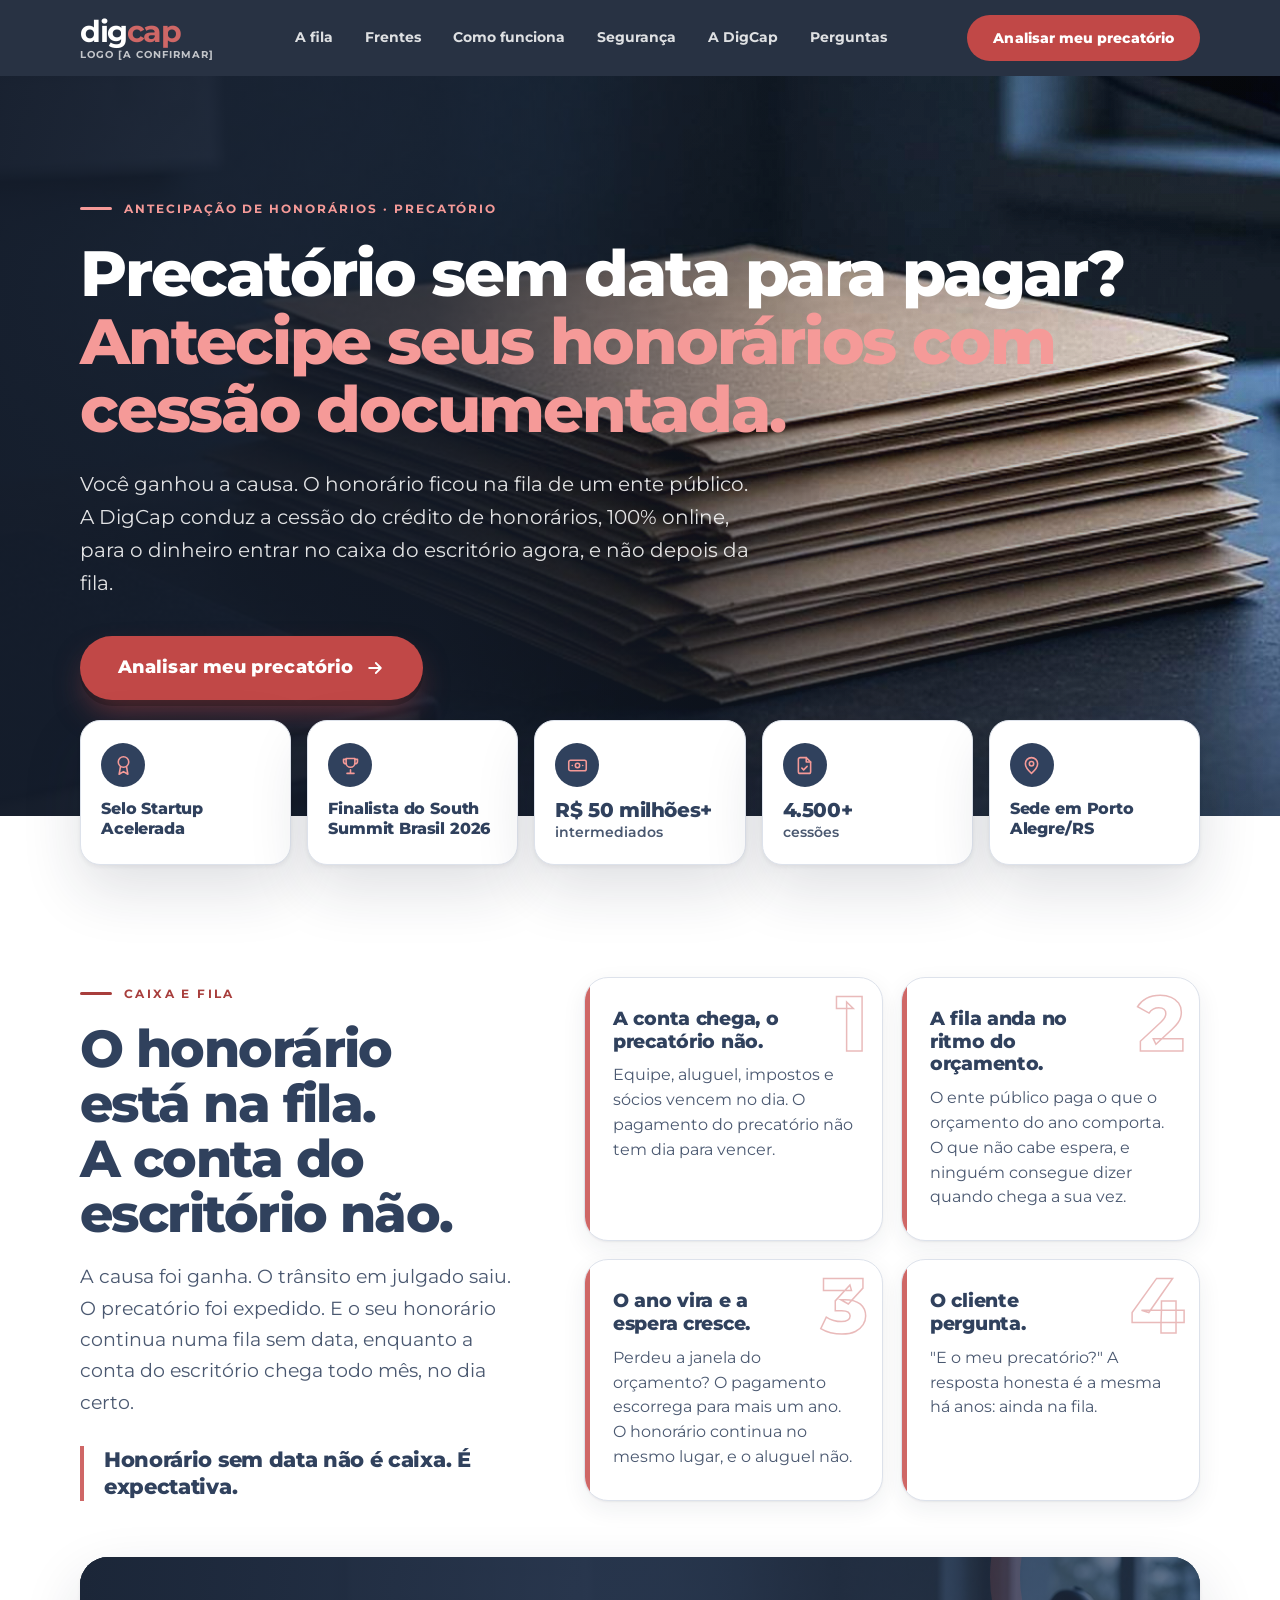
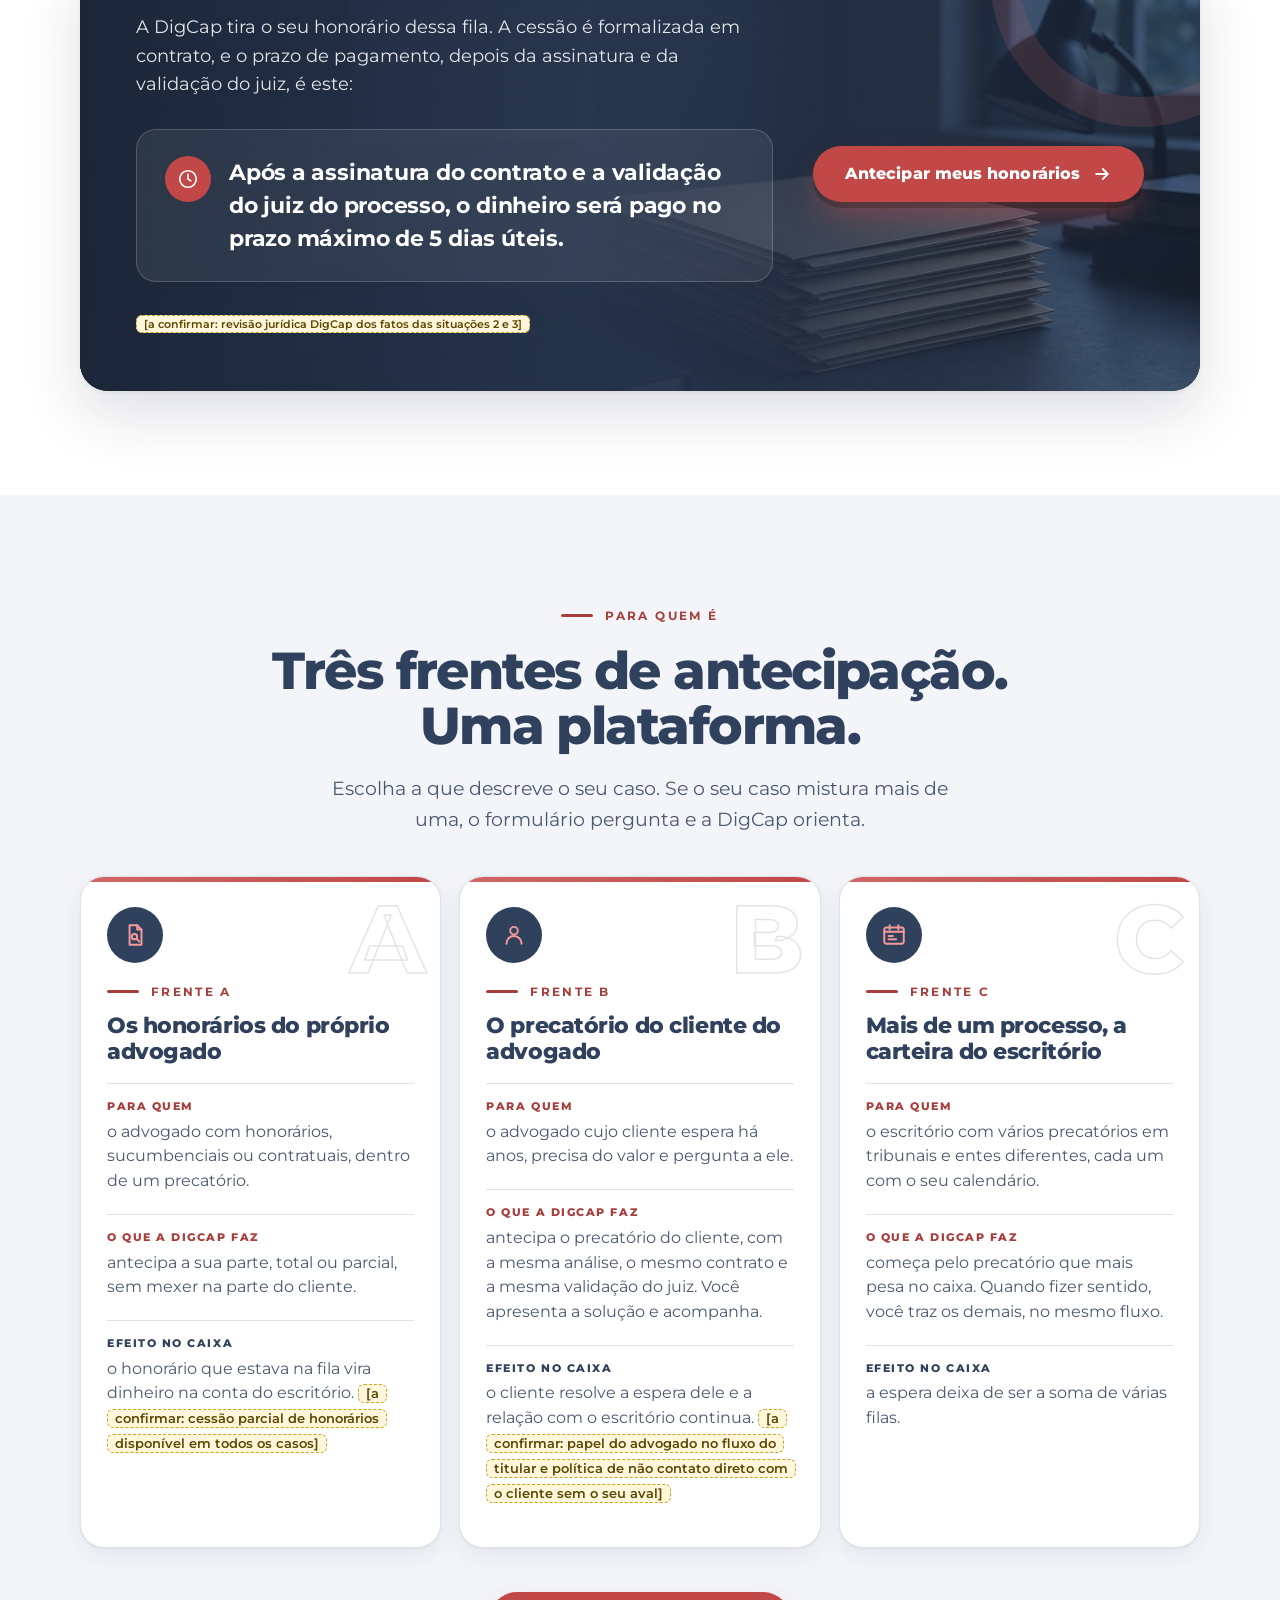
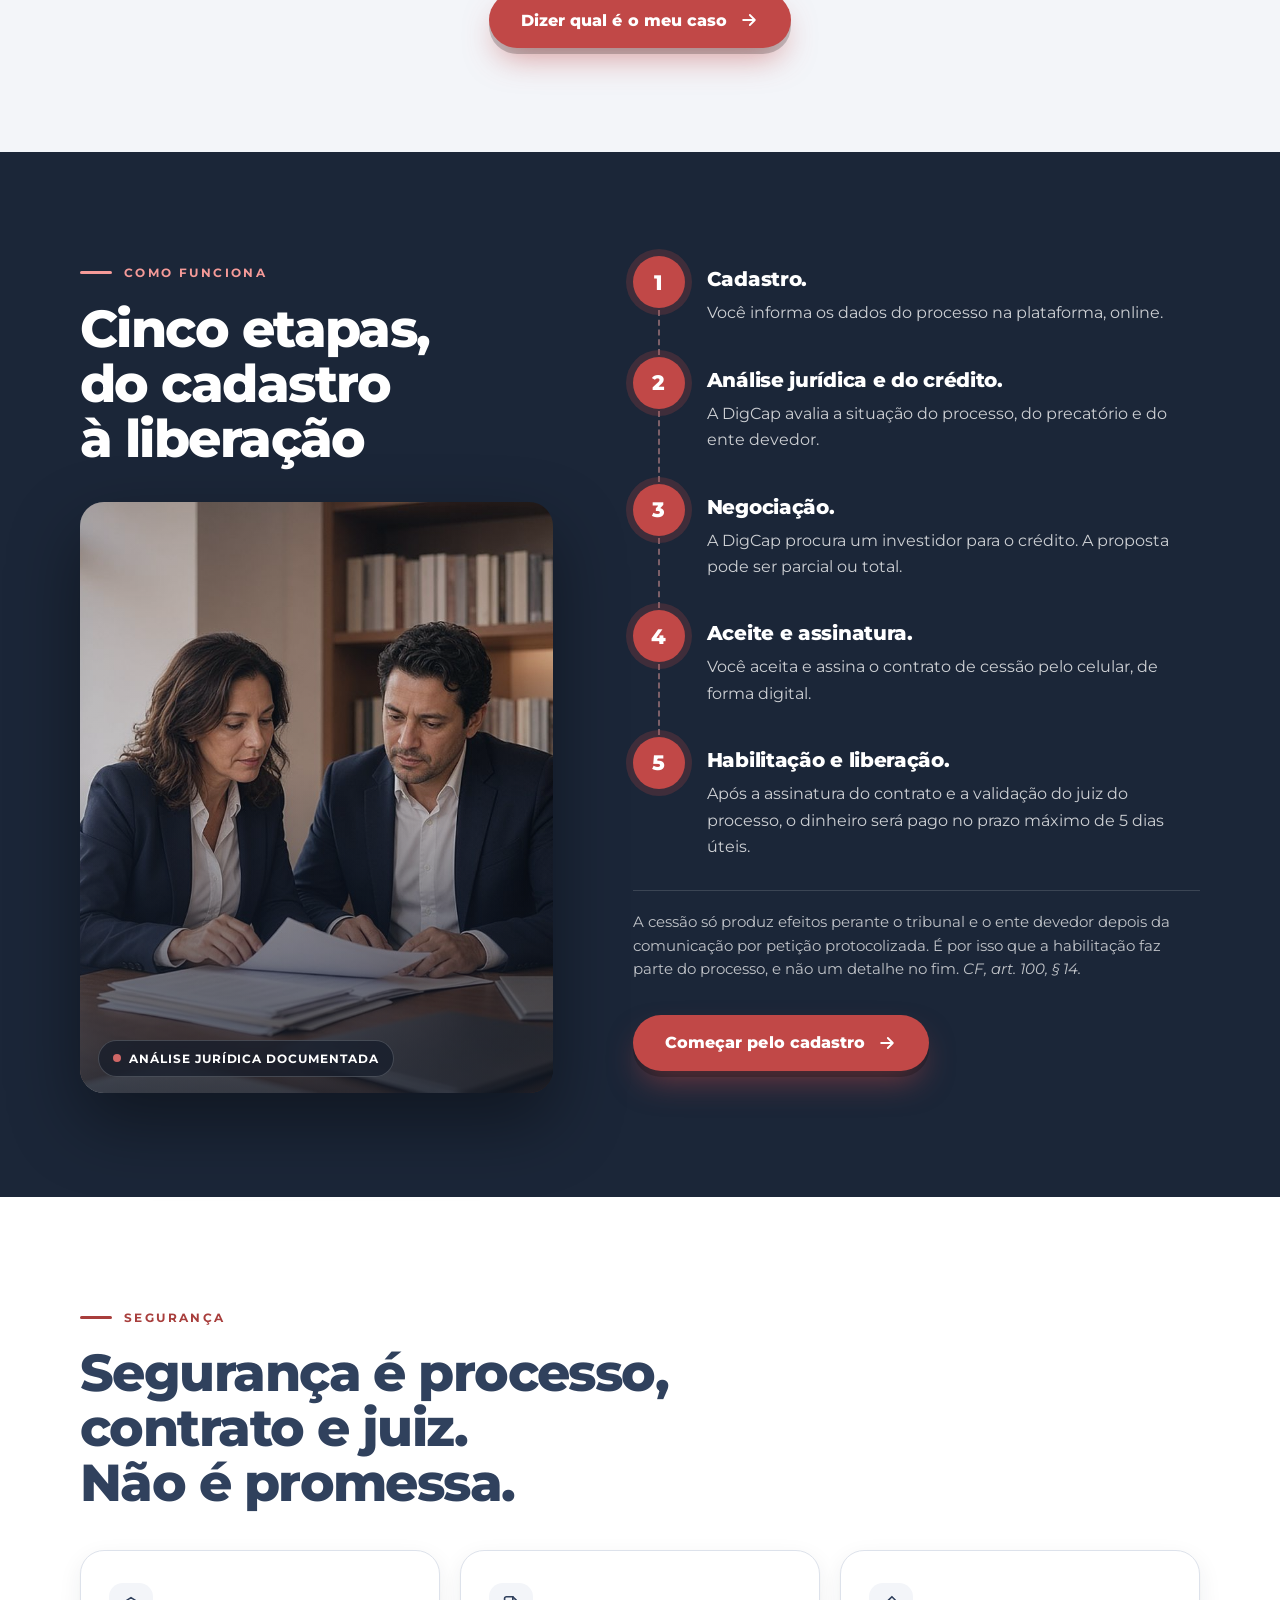
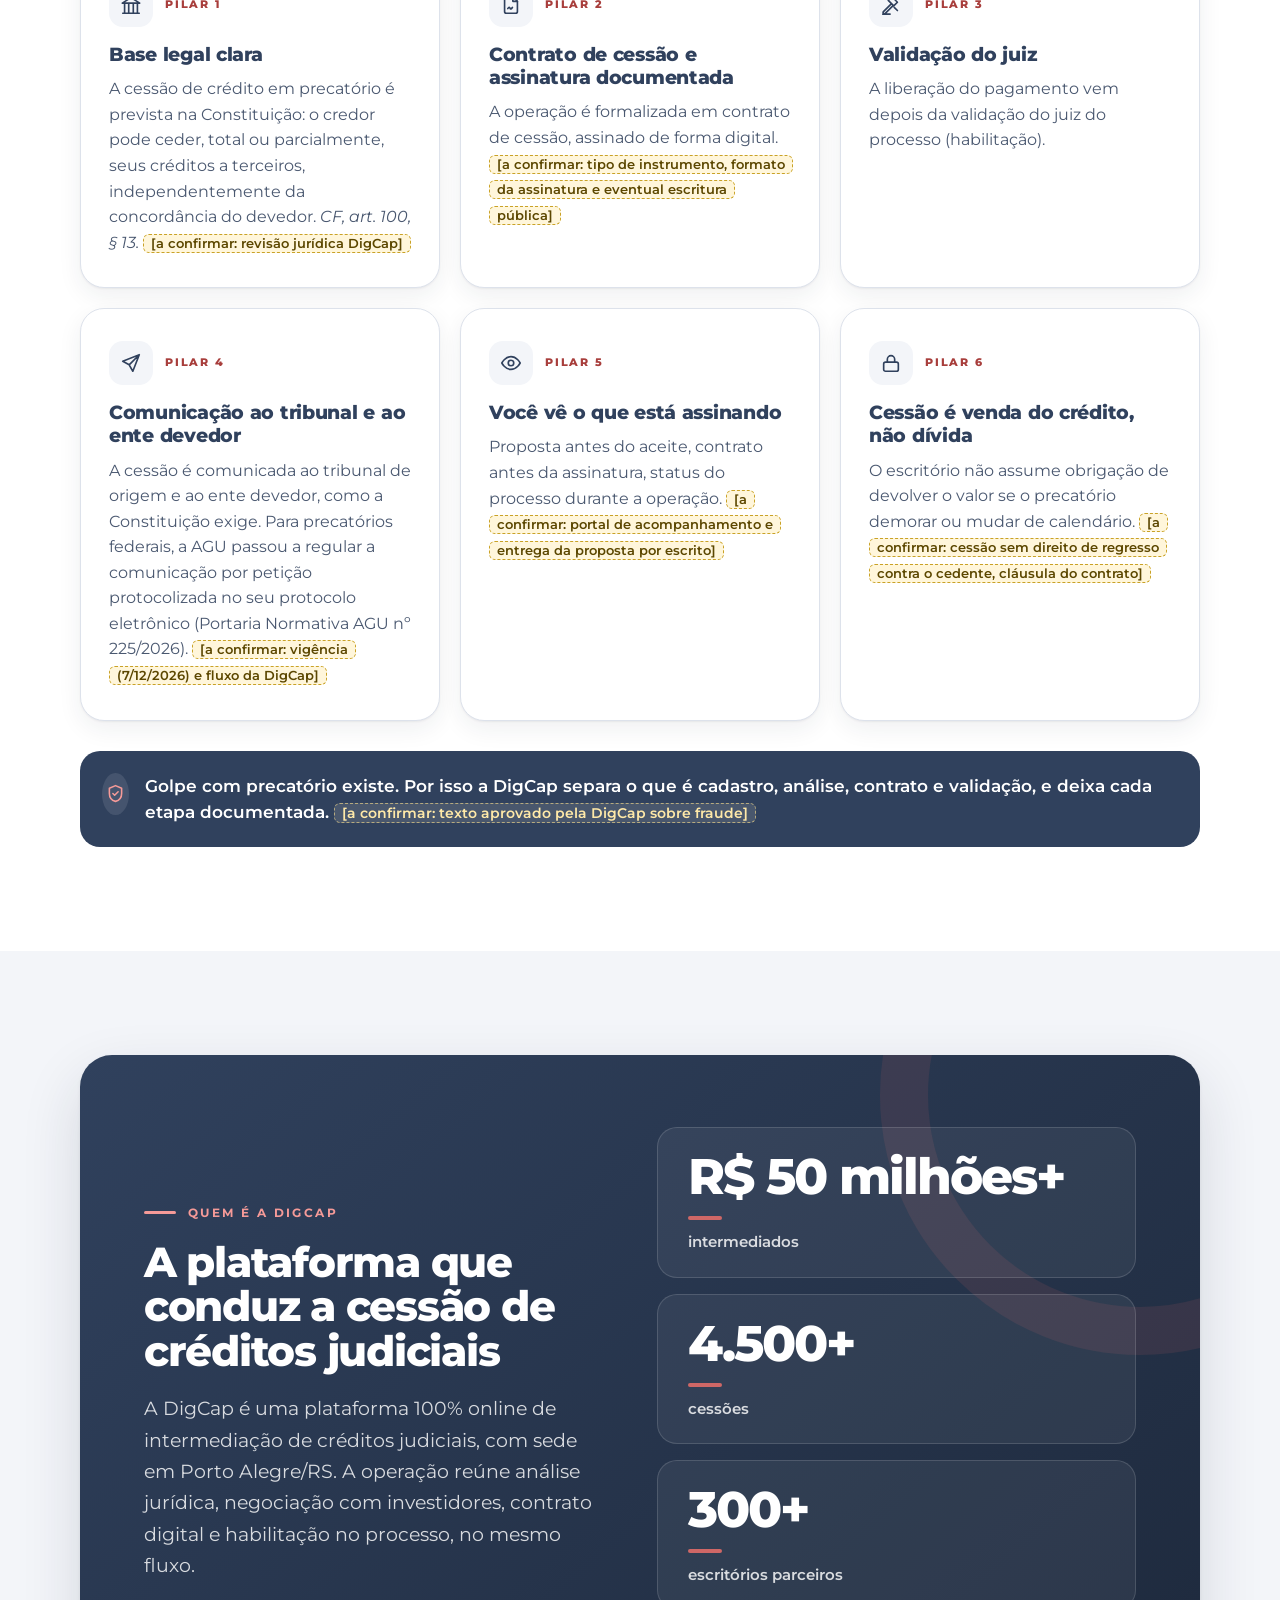
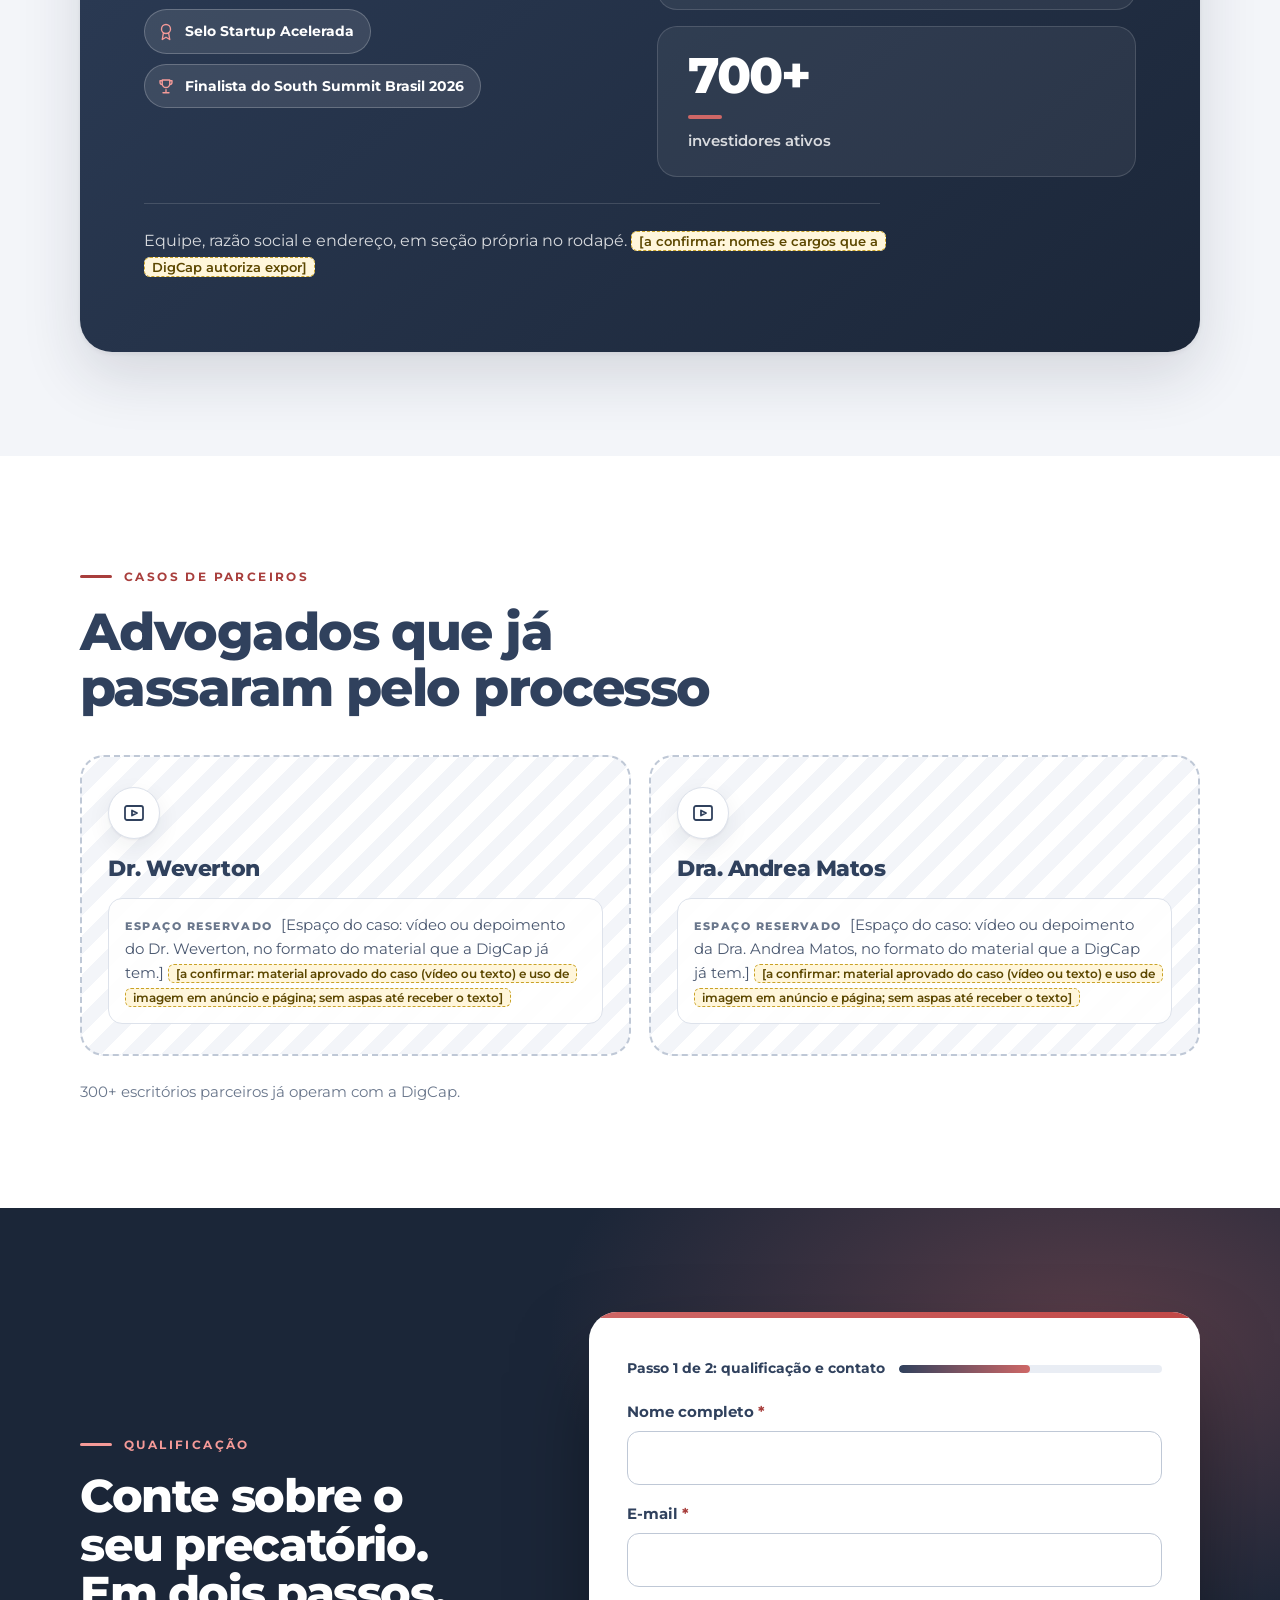
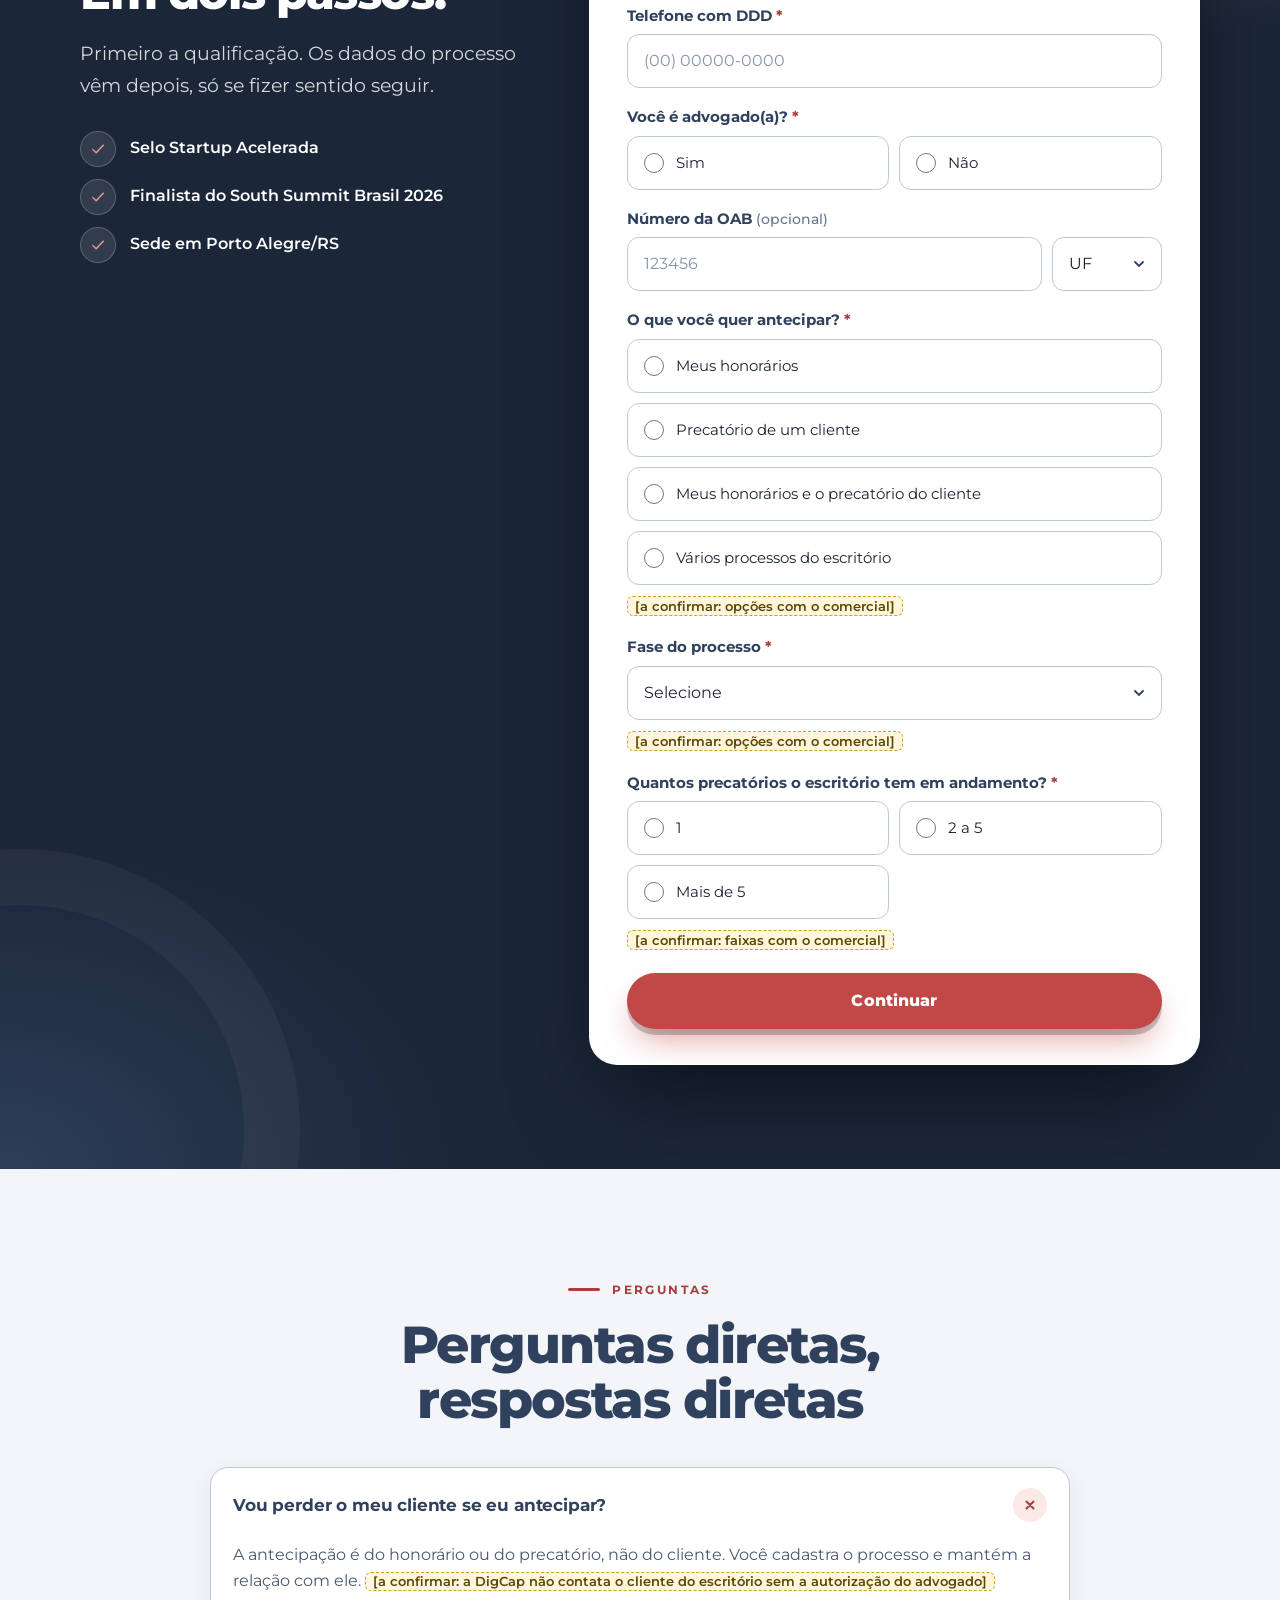
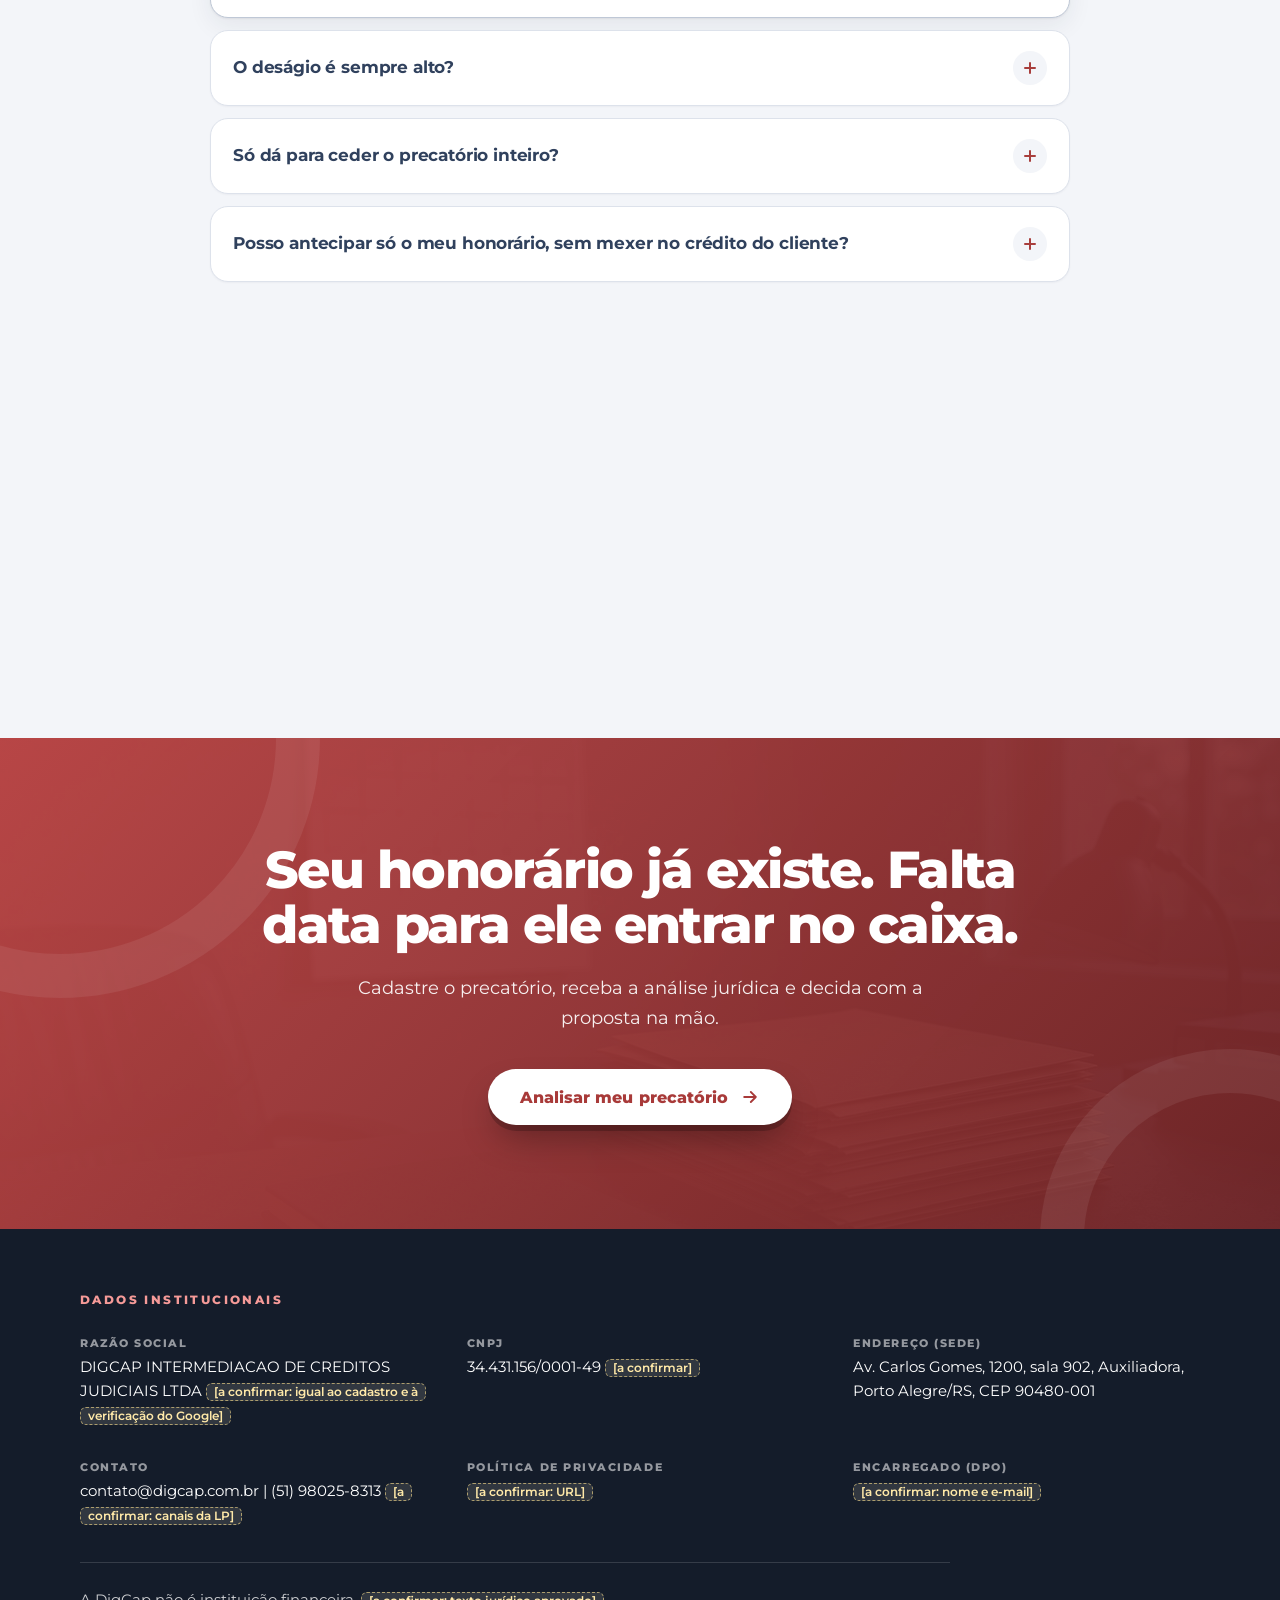
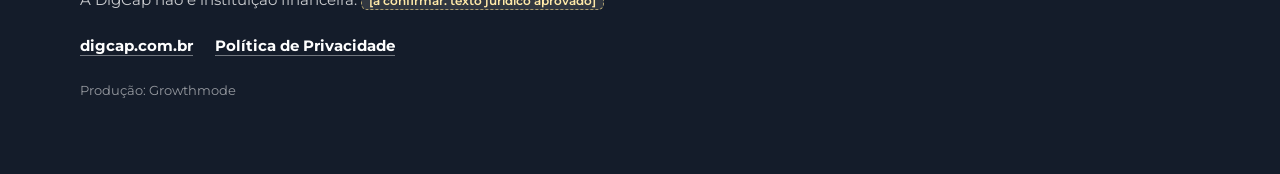
<file: precatorio-v2/index.html>
<!DOCTYPE html>
<html lang="pt-BR" data-direcao="v2" data-headline="A" data-form-step="1" data-oab="optional" data-whatsapp="off" data-internal="off" data-frente="precatorio">
<head>
<meta charset="utf-8"><meta name="viewport" content="width=device-width, initial-scale=1">
<title>Antecipação de honorários em precatório | DigCap</title>
<meta name="description" content="Antecipe seus honorários de precatório com cessão documentada, análise jurídica e assinatura 100% online. Plataforma para advogados.">
<!-- STAGING: não indexar. Na publicação (com ok do Luiz), remover esta linha. -->
<meta name="robots" content="noindex,nofollow">
<meta name="theme-color" content="#1B2638">
<link rel="preconnect" href="https://fonts.googleapis.com"><link rel="preconnect" href="https://fonts.gstatic.com" crossorigin>
<link href="https://fonts.googleapis.com/css2?family=Montserrat:wght@400;500;600;700;800&display=swap" rel="stylesheet">
<link rel="icon" href="assets/logo-placeholder.svg" type="image/svg+xml">
<link rel="stylesheet" href="css/main.css">
<script>document.documentElement.className+=" js"</script>
<!-- GTM — PLACEHOLDER (ID NÃO FORNECIDO): preencher CONFIG.gtmId em js/main.js (GTM-XXXXXXX). O main.js injeta o snippet. -->
<script src="js/main.js"></script>
</head>
<body>
<a class="skip" href="#conteudo">Ir para o conteúdo</a>
<header class="header" id="topo"><div class="container bar"><a class="logo" href="#hero" aria-label="DigCap (logo placeholder)"><b>dig<span>cap</span></b><small>Logo [a confirmar]</small></a><nav class="nav" aria-label="Seções da página"><a href="#caixa">A fila</a><a href="#para-quem-e">Frentes</a><a href="#como-funciona">Como funciona</a><a href="#seguro">Segurança</a><a href="#quem-e-a-digcap">A DigCap</a><a href="#faq">Perguntas</a></nav><a class="btn btn-p btn-sm" href="#qualificacao">Analisar meu precatório</a></div></header>
<main id="conteudo">
<section class="hero on-dark" id="hero" data-section="hero" aria-labelledby="hero-title"><div class="hero-bg" aria-hidden="true"><picture><source media="(max-width:699px)" srcset="assets/hero-espera-mobile.jpg"><img src="assets/hero-espera.jpg" alt="" width="2400" height="1350" fetchpriority="high"></picture></div><div class="container hero-in"><div class="hero-txt"><span class="eyebrow">Antecipação de honorários · Precatório</span><h1 id="hero-title"><span class="h1-a">Precatório sem data para pagar?</span> <span class="h1-b">Antecipe seus honorários com cessão documentada.</span></h1><p class="sub">Você ganhou a causa. O honorário ficou na fila de um ente público. A DigCap conduz a cessão do crédito de honorários, 100% online, para o dinheiro entrar no caixa do escritório agora, e não depois da fila.</p><a class="btn btn-p btn-lg" href="#qualificacao">Analisar meu precatório <svg class="ico-s" viewBox="0 0 24 24" aria-hidden="true"><path d="M5 12h14M13 6l6 6-6 6"/></svg></a></div></div></section>
<section class="cred" data-section="credenciais" aria-label="Credenciais"><div class="container"><ul><li class="reveal" style="--d:0.00s"><span class="ci"><svg class="ico-s" viewBox="0 0 24 24" aria-hidden="true"><circle cx="12" cy="8" r="6"/><path d="M15.5 13.5 17 22l-5-3-5 3 1.5-8.5"/></svg></span><span><b class="t">Selo Startup Acelerada</b></span></li><li class="reveal" style="--d:0.06s"><span class="ci"><svg class="ico-s" viewBox="0 0 24 24" aria-hidden="true"><path d="M8 21h8M12 17v4M7 4h10v5a5 5 0 0 1-10 0z"/><path d="M17 5h3v2a3 3 0 0 1-3 3M7 5H4v2a3 3 0 0 0 3 3"/></svg></span><span><b class="t">Finalista do South Summit Brasil 2026</b></span></li><li class="reveal" style="--d:0.12s"><span class="ci"><svg class="ico-s" viewBox="0 0 24 24" aria-hidden="true"><rect x="2" y="6" width="20" height="12" rx="2"/><circle cx="12" cy="12" r="2.5"/><path d="M6 12h.01M18 12h.01"/></svg></span><span><b>R$ 50 milhões+</b> intermediados</span></li><li class="reveal" style="--d:0.18s"><span class="ci"><svg class="ico-s" viewBox="0 0 24 24" aria-hidden="true"><path d="M14 3H7a2 2 0 0 0-2 2v14a2 2 0 0 0 2 2h10a2 2 0 0 0 2-2V8z"/><path d="M14 3v5h5"/><path d="m9 15 2 2 4-4"/></svg></span><span><b>4.500+</b> cessões</span></li><li class="reveal" style="--d:0.24s"><span class="ci"><svg class="ico-s" viewBox="0 0 24 24" aria-hidden="true"><path d="M12 21s7-6.2 7-11a7 7 0 0 0-14 0c0 4.8 7 11 7 11z"/><circle cx="12" cy="10" r="2.5"/></svg></span><span><b class="t">Sede em Porto Alegre/RS</b></span></li></ul></div></section>
<section class="section " id="caixa" data-section="caixa"><div class="container"><div class="caixa-grid"><div class="caixa-left"><div class="head reveal" style="margin-bottom:0"><span class="eyebrow">Caixa e fila</span><h2>O honorário está na fila. A conta do escritório não.</h2><div class="lede"><p>A causa foi ganha. O trânsito em julgado saiu. O precatório foi expedido. E o seu honorário continua numa fila sem data, enquanto a conta do escritório chega todo mês, no dia certo.</p></div></div><p class="pull reveal">Honorário sem data não é caixa. É expectativa.</p></div><ol class="sits"><li class="sit reveal" style="--d:0.00s"><span class="n" aria-hidden="true">1</span><h3>A conta chega, o precatório não.</h3><p>Equipe, aluguel, impostos e sócios vencem no dia. O pagamento do precatório não tem dia para vencer.</p></li><li class="sit reveal" style="--d:0.07s"><span class="n" aria-hidden="true">2</span><h3>A fila anda no ritmo do orçamento.</h3><p>O ente público paga o que o orçamento do ano comporta. O que não cabe espera, e ninguém consegue dizer quando chega a sua vez.</p></li><li class="sit reveal" style="--d:0.14s"><span class="n" aria-hidden="true">3</span><h3>O ano vira e a espera cresce.</h3><p>Perdeu a janela do orçamento? O pagamento escorrega para mais um ano. O honorário continua no mesmo lugar, e o aluguel não.</p></li><li class="sit reveal" style="--d:0.21s"><span class="n" aria-hidden="true">4</span><h3>O cliente pergunta.</h3><p>"E o meu precatório?" A resposta honesta é a mesma há anos: ainda na fila.</p></li></ol></div><div class="fecho reveal"><p class="fp">A DigCap tira o seu honorário dessa fila. A cessão é formalizada em contrato, e o prazo de pagamento, depois da assinatura e da validação do juiz, é este:</p><blockquote class="prazo"><span class="pi"><svg class="ico-s" viewBox="0 0 24 24" aria-hidden="true"><circle cx="12" cy="12" r="9"/><path d="M12 7v5l3 2"/></svg></span><span>Após a assinatura do contrato e a validação do juiz do processo, o dinheiro será pago no prazo máximo de 5 dias úteis.</span></blockquote><p class="fchip"><span class="slot-inline">[a confirmar: revisão jurídica DigCap dos fatos das situações 2 e 3]</span></p><a class="btn btn-p" href="#qualificacao">Antecipar meus honorários <svg class="ico-s" viewBox="0 0 24 24" aria-hidden="true"><path d="M5 12h14M13 6l6 6-6 6"/></svg></a></div></div></section>
<section class="section sec-soft" id="para-quem-e" data-section="para-quem-e"><div class="container"><div class="head center reveal"><span class="eyebrow">Para quem é</span><h2>Três frentes de antecipação. Uma plataforma.</h2><div class="lede"><p>Escolha a que descreve o seu caso. Se o seu caso mistura mais de uma, o formulário pergunta e a DigCap orienta.</p></div></div><div class="cards3"><article class="fcard reveal" style="--d:0.00s" data-front="a"><span class="gl" aria-hidden="true">A</span><span class="ic"><svg class="ico-s" viewBox="0 0 24 24" aria-hidden="true"><path d="M7 3h7l4 4v14H7z"/><path d="M14 3v4h4"/><circle cx="11.5" cy="13.5" r="2.5"/><path d="M13.3 15.3L16 18"/></svg></span><span class="eyebrow">Frente A</span><h3>Os honorários do próprio advogado</h3><p class="row"><span class="fl">Para quem</span>o advogado com honorários, sucumbenciais ou contratuais, dentro de um precatório.</p><p class="row"><span class="fl">O que a DigCap faz</span>antecipa a sua parte, total ou parcial, sem mexer na parte do cliente.</p><p class="row"><span class="fl">Efeito no caixa</span>o honorário que estava na fila vira dinheiro na conta do escritório. <span class="slot-inline">[a confirmar: cessão parcial de honorários disponível em todos os casos]</span></p></article><article class="fcard reveal" style="--d:0.08s" data-front="b"><span class="gl" aria-hidden="true">B</span><span class="ic"><svg class="ico-s" viewBox="0 0 24 24" aria-hidden="true"><circle cx="12" cy="8" r="3.5"/><path d="M5 20a7 7 0 0 1 14 0"/></svg></span><span class="eyebrow">Frente B</span><h3>O precatório do cliente do advogado</h3><p class="row"><span class="fl">Para quem</span>o advogado cujo cliente espera há anos, precisa do valor e pergunta a ele.</p><p class="row"><span class="fl">O que a DigCap faz</span>antecipa o precatório do cliente, com a mesma análise, o mesmo contrato e a mesma validação do juiz. Você apresenta a solução e acompanha.</p><p class="row"><span class="fl">Efeito no caixa</span>o cliente resolve a espera dele e a relação com o escritório continua. <span class="slot-inline">[a confirmar: papel do advogado no fluxo do titular e política de não contato direto com o cliente sem o seu aval]</span></p></article><article class="fcard reveal" style="--d:0.16s" data-front="c"><span class="gl" aria-hidden="true">C</span><span class="ic"><svg class="ico-s" viewBox="0 0 24 24" aria-hidden="true"><rect x="3" y="5" width="18" height="15" rx="2"/><path d="M3 9h18M8 3v4M16 3v4"/><path d="M7 13h4M7 16h7"/></svg></span><span class="eyebrow">Frente C</span><h3>Mais de um processo, a carteira do escritório</h3><p class="row"><span class="fl">Para quem</span>o escritório com vários precatórios em tribunais e entes diferentes, cada um com o seu calendário.</p><p class="row"><span class="fl">O que a DigCap faz</span>começa pelo precatório que mais pesa no caixa. Quando fizer sentido, você traz os demais, no mesmo fluxo.</p><p class="row"><span class="fl">Efeito no caixa</span>a espera deixa de ser a soma de várias filas.</p></article></div><p class="cta-row center reveal"><a class="btn btn-p" href="#qualificacao">Dizer qual é o meu caso <svg class="ico-s" viewBox="0 0 24 24" aria-hidden="true"><path d="M5 12h14M13 6l6 6-6 6"/></svg></a></p></div></section>
<section class="section sec-dark on-dark" id="como-funciona" data-section="como-funciona"><div class="container"><div class="como-grid"><div class="como-left"><div class="head reveal" style="margin-bottom:0"><span class="eyebrow">Como funciona</span><h2>Cinco etapas, do cadastro à liberação</h2></div><figure class="como-photo reveal"><img src="assets/analise.jpg" alt="Dois advogados analisando documentos de um processo em uma mesa de escritório" width="1000" height="900" loading="lazy"><figcaption>Análise jurídica documentada</figcaption></figure></div><div class="como-right"><ol class="steps"><li class="step reveal" style="--d:0.00s"><span class="n">1</span><h3>Cadastro.</h3><p>Você informa os dados do processo na plataforma, online.</p></li><li class="step reveal" style="--d:0.07s"><span class="n">2</span><h3>Análise jurídica e do crédito.</h3><p>A DigCap avalia a situação do processo, do precatório e do ente devedor.</p></li><li class="step reveal" style="--d:0.14s"><span class="n">3</span><h3>Negociação.</h3><p>A DigCap procura um investidor para o crédito. A proposta pode ser parcial ou total.</p></li><li class="step reveal" style="--d:0.21s"><span class="n">4</span><h3>Aceite e assinatura.</h3><p>Você aceita e assina o contrato de cessão pelo celular, de forma digital.</p></li><li class="step reveal" style="--d:0.28s"><span class="n">5</span><h3>Habilitação e liberação.</h3><p>Após a assinatura do contrato e a validação do juiz do processo, o dinheiro será pago no prazo máximo de 5 dias úteis.</p></li></ol><p class="passo-nota reveal">A cessão só produz efeitos perante o tribunal e o ente devedor depois da comunicação por petição protocolizada. É por isso que a habilitação faz parte do processo, e não um detalhe no fim. <em>CF, art. 100, § 14.</em></p><p class="cta-row reveal" style="margin-top:34px"><a class="btn btn-p" href="#qualificacao">Começar pelo cadastro <svg class="ico-s" viewBox="0 0 24 24" aria-hidden="true"><path d="M5 12h14M13 6l6 6-6 6"/></svg></a></p></div></div></div></section>
<section class="section " id="seguro" data-section="seguro"><div class="container"><div class="head reveal"><span class="eyebrow">Segurança</span><h2>Segurança é processo, contrato e juiz. Não é promessa.</h2></div><ul class="pillars"><li class="pillar reveal" style="--d:0.00s"><div class="pt"><span class="pi"><svg class="ico-s" viewBox="0 0 24 24" aria-hidden="true"><path d="M3 21h18M5 21V10M9.5 21V10M14.5 21V10M19 21V10M2.5 10 12 4l9.5 6z"/></svg></span><span class="pn">Pilar 1</span></div><h3>Base legal clara</h3><p>A cessão de crédito em precatório é prevista na Constituição: o credor pode ceder, total ou parcialmente, seus créditos a terceiros, independentemente da concordância do devedor. <em>CF, art. 100, § 13.</em> <span class="slot-inline">[a confirmar: revisão jurídica DigCap]</span></p></li><li class="pillar reveal" style="--d:0.08s"><div class="pt"><span class="pi"><svg class="ico-s" viewBox="0 0 24 24" aria-hidden="true"><path d="M14 3H7a2 2 0 0 0-2 2v14a2 2 0 0 0 2 2h10a2 2 0 0 0 2-2V8z"/><path d="M14 3v5h5"/><path d="M8.5 16c1.2-2 2-2 2.5-.5s1.3 1 2.5-.8"/></svg></span><span class="pn">Pilar 2</span></div><h3>Contrato de cessão e assinatura documentada</h3><p>A operação é formalizada em contrato de cessão, assinado de forma digital. <span class="slot-inline">[a confirmar: tipo de instrumento, formato da assinatura e eventual escritura pública]</span></p></li><li class="pillar reveal" style="--d:0.16s"><div class="pt"><span class="pi"><svg class="ico-s" viewBox="0 0 24 24" aria-hidden="true"><path d="m14 13-8.5 8.5a1.5 1.5 0 0 1-2-2L12 11M9 7l4-4 6 6-4 4zM15.5 14.5 19 18M3 22h8"/></svg></span><span class="pn">Pilar 3</span></div><h3>Validação do juiz</h3><p>A liberação do pagamento vem depois da validação do juiz do processo (habilitação).</p></li><li class="pillar reveal" style="--d:0.00s"><div class="pt"><span class="pi"><svg class="ico-s" viewBox="0 0 24 24" aria-hidden="true"><path d="M21 3 10 14M21 3l-7 18-4-7-7-4z"/></svg></span><span class="pn">Pilar 4</span></div><h3>Comunicação ao tribunal e ao ente devedor</h3><p>A cessão é comunicada ao tribunal de origem e ao ente devedor, como a Constituição exige. Para precatórios federais, a AGU passou a regular a comunicação por petição protocolizada no seu protocolo eletrônico (Portaria Normativa AGU nº 225/2026). <span class="slot-inline">[a confirmar: vigência (7/12/2026) e fluxo da DigCap]</span></p></li><li class="pillar reveal" style="--d:0.08s"><div class="pt"><span class="pi"><svg class="ico-s" viewBox="0 0 24 24" aria-hidden="true"><path d="M2 12s3.6-7 10-7 10 7 10 7-3.6 7-10 7S2 12 2 12z"/><circle cx="12" cy="12" r="3"/></svg></span><span class="pn">Pilar 5</span></div><h3>Você vê o que está assinando</h3><p>Proposta antes do aceite, contrato antes da assinatura, status do processo durante a operação. <span class="slot-inline">[a confirmar: portal de acompanhamento e entrega da proposta por escrito]</span></p></li><li class="pillar reveal" style="--d:0.16s"><div class="pt"><span class="pi"><svg class="ico-s" viewBox="0 0 24 24" aria-hidden="true"><rect x="4" y="11" width="16" height="10" rx="2"/><path d="M8 11V8a4 4 0 0 1 8 0v3"/></svg></span><span class="pn">Pilar 6</span></div><h3>Cessão é venda do crédito, não dívida</h3><p>O escritório não assume obrigação de devolver o valor se o precatório demorar ou mudar de calendário. <span class="slot-inline">[a confirmar: cessão sem direito de regresso contra o cedente, cláusula do contrato]</span></p></li></ul><p class="closing reveal"><span class="ci"><svg class="ico-s" viewBox="0 0 24 24" aria-hidden="true"><path d="M12 3 5 6v6c0 4.5 3 8 7 9 4-1 7-4.5 7-9V6z"/><path d="m9 12 2 2 4-4"/></svg></span><span>Golpe com precatório existe. Por isso a DigCap separa o que é cadastro, análise, contrato e validação, e deixa cada etapa documentada. <span class="slot-inline">[a confirmar: texto aprovado pela DigCap sobre fraude]</span></span></p></div></section>
<section class="section sec-soft on-light" id="quem-e-a-digcap" data-section="quem-e-a-digcap"><div class="container"><div class="quem"><div class="quem-grid"><div class="quem-txt"><span class="eyebrow">Quem é a DigCap</span><h2 style="margin-top:18px">A plataforma que conduz a cessão de créditos judiciais</h2><div class="lede"><p>A DigCap é uma plataforma 100% online de intermediação de créditos judiciais, com sede em Porto Alegre/RS. A operação reúne análise jurídica, negociação com investidores, contrato digital e habilitação no processo, no mesmo fluxo.</p></div><ul class="badges"><li><svg class="ico-s" viewBox="0 0 24 24" aria-hidden="true"><circle cx="12" cy="8" r="6"/><path d="M15.5 13.5 17 22l-5-3-5 3 1.5-8.5"/></svg>Selo Startup Acelerada</li><li><svg class="ico-s" viewBox="0 0 24 24" aria-hidden="true"><path d="M8 21h8M12 17v4M7 4h10v5a5 5 0 0 1-10 0z"/><path d="M17 5h3v2a3 3 0 0 1-3 3M7 5H4v2a3 3 0 0 0 3 3"/></svg>Finalista do South Summit Brasil 2026</li></ul></div><ul class="stats"><li class="stat reveal"><b>R$ 50 milhões+</b><span>intermediados</span></li><li class="stat reveal"><b>4.500+</b><span>cessões</span></li><li class="stat reveal"><b>300+</b><span>escritórios parceiros</span></li><li class="stat reveal"><b>700+</b><span>investidores ativos</span></li></ul></div><p class="por">Equipe, razão social e endereço, em seção própria no rodapé. <span class="slot-inline">[a confirmar: nomes e cargos que a DigCap autoriza expor]</span></p></div></div></section>
<section class="section " id="casos" data-section="casos"><div class="container"><div class="head reveal"><span class="eyebrow">Casos de parceiros</span><h2>Advogados que já passaram pelo processo</h2></div><div class="cases"><article class="case reveal" style="--d:0.00s"><span class="ci"><svg class="ico-s" viewBox="0 0 24 24" aria-hidden="true"><rect x="3" y="5" width="18" height="14" rx="2"/><path d="m10 9.5 5 2.5-5 2.5z"/></svg></span><h3>Dr. Weverton</h3><div class="slot"><span class="slot-l">Espaço reservado</span>[Espaço do caso: vídeo ou depoimento do Dr. Weverton, no formato do material que a DigCap já tem.] <span class="slot-inline">[a confirmar: material aprovado do caso (vídeo ou texto) e uso de imagem em anúncio e página; sem aspas até receber o texto]</span></div></article><article class="case reveal" style="--d:0.08s"><span class="ci"><svg class="ico-s" viewBox="0 0 24 24" aria-hidden="true"><rect x="3" y="5" width="18" height="14" rx="2"/><path d="m10 9.5 5 2.5-5 2.5z"/></svg></span><h3>Dra. Andrea Matos</h3><div class="slot"><span class="slot-l">Espaço reservado</span>[Espaço do caso: vídeo ou depoimento da Dra. Andrea Matos, no formato do material que a DigCap já tem.] <span class="slot-inline">[a confirmar: material aprovado do caso (vídeo ou texto) e uso de imagem em anúncio e página; sem aspas até receber o texto]</span></div></article></div><p class="apoio-casos reveal">300+ escritórios parceiros já operam com a DigCap.</p></div></section>
<section class="section form-sec on-dark" id="qualificacao" data-section="qualificacao"><div class="container form-wrap"><div class="form-intro"><span class="eyebrow">Qualificação</span><h2 style="margin-top:18px">Conte sobre o seu precatório. Em dois passos.</h2><div class="lede"><p>Primeiro a qualificação. Os dados do processo vêm depois, só se fizer sentido seguir.</p></div><ul class="trust"><li><span class="ci"><svg class="ico-s" viewBox="0 0 24 24" aria-hidden="true"><path d="m5 12.5 4.5 4.5L19 7"/></svg></span>Selo Startup Acelerada</li><li><span class="ci"><svg class="ico-s" viewBox="0 0 24 24" aria-hidden="true"><path d="m5 12.5 4.5 4.5L19 7"/></svg></span>Finalista do South Summit Brasil 2026</li><li><span class="ci"><svg class="ico-s" viewBox="0 0 24 24" aria-hidden="true"><path d="m5 12.5 4.5 4.5L19 7"/></svg></span>Sede em Porto Alegre/RS</li></ul></div><div class="form-card"><div class="progress" aria-live="polite"><span id="progress-label">Passo 1 de 2: qualificação e contato</span><div class="t"><div class="b"></div></div></div><form id="form-qualificacao" novalidate action="#" method="post"><div class="hid" aria-hidden="true">
<input type="hidden" name="utm_source" id="utm_source">
<input type="hidden" name="utm_medium" id="utm_medium">
<input type="hidden" name="utm_campaign" id="utm_campaign">
<input type="hidden" name="utm_term" id="utm_term">
<input type="hidden" name="utm_content" id="utm_content">
<input type="hidden" name="gclid" id="gclid">
<input type="hidden" name="wbraid" id="wbraid">
<input type="hidden" name="gbraid" id="gbraid">
<input type="hidden" name="fbclid" id="fbclid">
<input type="hidden" name="gclid_last" id="gclid_last">
<input type="hidden" name="fbclid_last" id="fbclid_last">
<input type="hidden" name="wbraid_last" id="wbraid_last">
<input type="hidden" name="gbraid_last" id="gbraid_last">
<input type="hidden" name="_fbp" id="_fbp">
<input type="hidden" name="_fbc" id="_fbc">
<input type="hidden" name="ga_client_id" id="ga_client_id">
<input type="hidden" name="consent_version" id="consent_version">
<input type="hidden" name="landing_url" id="landing_url">
<input type="hidden" name="referrer" id="referrer">
<input type="hidden" name="form_id" id="form_id" value="lp_advogados">
<input type="hidden" name="lp_frente" id="lp_frente" value="precatorio">
<input type="hidden" name="lp_variant" id="lp_variant" value="frente-precatorio-v2">
<input type="hidden" name="headline_variant" id="headline_variant" value="A">
<input type="hidden" name="submitted_at" id="submitted_at"></div><div class="fstep" id="step-1"><div class="field" id="field-nome"><label class="lbl" for="nome">Nome completo<span class="req" aria-hidden="true"> *</span></label><input class="ctl" id="nome" name="nome" autocomplete="name"><p class="field-error">Informe seu nome completo.</p></div><div class="field" id="field-email"><label class="lbl" for="email">E-mail<span class="req" aria-hidden="true"> *</span></label><input class="ctl" type="email" id="email" name="email" autocomplete="email"><p class="field-error">Informe um e-mail válido.</p></div><div class="field" id="field-telefone"><label class="lbl" for="telefone">Telefone com DDD<span class="req" aria-hidden="true"> *</span></label><input class="ctl" type="tel" id="telefone" name="telefone" autocomplete="tel" placeholder="(00) 00000-0000"><p class="field-error">Informe um telefone com DDD.</p></div><fieldset class="field" id="field-advogado"><legend class="lbl">Você é advogado(a)?<span class="req" aria-hidden="true"> *</span></legend><div class="choices row"><label class="choice"><input type="radio" name="e_advogado" value="sim"> <span>Sim</span></label><label class="choice"><input type="radio" name="e_advogado" value="nao"> <span>Não</span></label></div><p class="field-error">Selecione uma opção.</p></fieldset><div class="field" id="field-oab"><label class="lbl" for="oab">Número da OAB <span class="opt oab-opt">(opcional)</span><span class="req oab-req" aria-hidden="true"> *</span></label><div class="oab"><input class="ctl" id="oab" name="oab" inputmode="numeric" placeholder="123456"><select class="ctl" id="oab_uf" name="oab_uf" aria-label="UF da OAB"><option value="">UF</option><option>AC</option><option>AL</option><option>AM</option><option>AP</option><option>BA</option><option>CE</option><option>DF</option><option>ES</option><option>GO</option><option>MA</option><option>MG</option><option>MS</option><option>MT</option><option>PA</option><option>PB</option><option>PE</option><option>PI</option><option>PR</option><option>RJ</option><option>RN</option><option>RO</option><option>RR</option><option>RS</option><option>SC</option><option>SE</option><option>SP</option><option>TO</option></select></div><p class="field-error">Informe o número da OAB e a UF.</p></div><fieldset class="field" id="field-o-que"><legend class="lbl">O que você quer antecipar?<span class="req" aria-hidden="true"> *</span></legend><div class="choices"><label class="choice"><input type="radio" name="o_que_antecipar" value="honorarios"> <span>Meus honorários</span></label><label class="choice"><input type="radio" name="o_que_antecipar" value="credito_cliente"> <span>Precatório de um cliente</span></label><label class="choice"><input type="radio" name="o_que_antecipar" value="honorarios_e_credito_cliente"> <span>Meus honorários e o precatório do cliente</span></label><label class="choice"><input type="radio" name="o_que_antecipar" value="carteira"> <span>Vários processos do escritório</span></label></div><div style="margin-top:8px"><span class="slot-inline">[a confirmar: opções com o comercial]</span></div><p class="field-error">Selecione uma opção.</p></fieldset><div class="field" id="field-fase"><label class="lbl" for="fase">Fase do processo<span class="req" aria-hidden="true"> *</span></label><select class="ctl" id="fase" name="fase"><option value="">Selecione</option><option value="antes_expedicao">Em andamento, antes da expedição do precatório</option><option value="expedido">Precatório expedido, aguardando pagamento</option><option value="nao_sei">Não sei informar</option></select><p class="field-error">Selecione a fase.</p><div style="margin-top:8px"><span class="slot-inline">[a confirmar: opções com o comercial]</span></div></div><fieldset class="field" id="field-qtd"><legend class="lbl">Quantos precatórios o escritório tem em andamento?<span class="req" aria-hidden="true"> *</span></legend><div class="choices row"><label class="choice"><input type="radio" name="qtd_processos" value="1"> <span>1</span></label><label class="choice"><input type="radio" name="qtd_processos" value="2_a_5"> <span>2 a 5</span></label><label class="choice"><input type="radio" name="qtd_processos" value="mais_de_5"> <span>Mais de 5</span></label></div><div style="margin-top:8px"><span class="slot-inline">[a confirmar: faixas com o comercial]</span></div><p class="field-error">Selecione uma opção.</p></fieldset><div class="actions"><button type="button" class="btn btn-p" id="btn-continuar">Continuar</button></div></div><div class="fstep" id="step-2"><div class="field" id="field-processo"><label class="lbl" for="processo">Número do processo <span class="opt">(opcional)</span></label><input class="ctl" id="processo" name="processo" inputmode="numeric" placeholder="0000000-00.0000.0.00.0000"><p class="field-error">Informe o número completo (20 dígitos) ou deixe em branco.</p></div><div class="field" id="field-ente"><label class="lbl" for="ente">Ente devedor <span class="opt">(opcional)</span></label><input class="ctl" id="ente" name="ente_devedor" autocomplete="off"><p class="field-error">Verifique o campo.</p></div><div class="field" id="field-consentimento"><label class="choice consent"><input type="checkbox" id="consentimento" name="consentimento" value="sim"><span>Li e concordo com a <a href="#aviso-privacidade">Política de Privacidade</a> da DigCap e autorizo o contato sobre a minha solicitação.</span></label><p class="field-error">É necessário concordar para enviar.</p><div style="margin-top:8px"><span class="slot-inline">[a confirmar: texto aprovado, URL e versão em consent_version]</span></div></div><p class="submit-error" id="submit-error" role="alert">Não foi possível enviar agora. Tente novamente em instantes.</p><div class="actions"><button type="button" class="btn btn-s" id="btn-voltar">Voltar</button><button type="submit" class="btn btn-p" id="btn-enviar">Enviar para análise</button></div></div><div class="fstep" id="step-blocked" tabindex="-1"><div class="blocked" id="screen-nao-advogado"><h3>Esta página é para advogados</h3><p>Esta página é para advogados que querem antecipar honorários ou o precatório de um cliente. Se você é titular de um crédito, [a confirmar: link para o formulário do titular no site DigCap].</p><button type="button" class="btn btn-s" id="btn-alterar-resposta">Alterar resposta</button></div></div><div class="fstep" id="step-thanks" tabindex="-1"><div class="thanks" id="screen-obrigado"><h3>Recebemos seu cadastro</h3><p>Recebemos seu cadastro. Um especialista da DigCap vai analisar o seu precatório e entrar em contato. <span class="slot-inline">[a confirmar: prazo de retorno, só se a DigCap autorizar]</span></p></div></div></form></div></div></section>
<section class="section sec-soft" id="faq" data-section="faq"><div class="container"><div class="head center reveal"><span class="eyebrow">Perguntas</span><h2>Perguntas diretas, respostas diretas</h2></div><div class="faq"><div class="faq-item is-open reveal"><h3><button type="button" class="faq-q" aria-expanded="true" aria-controls="faq-a0" id="faq-q0">Vou perder o meu cliente se eu antecipar?</button></h3><div class="faq-a" id="faq-a0" role="region" aria-labelledby="faq-q0"><p>A antecipação é do honorário ou do precatório, não do cliente. Você cadastra o processo e mantém a relação com ele. <span class="slot-inline">[a confirmar: a DigCap não contata o cliente do escritório sem a autorização do advogado]</span></p></div></div><div class="faq-item reveal"><h3><button type="button" class="faq-q" aria-expanded="false" aria-controls="faq-a1" id="faq-q1">O deságio é sempre alto?</button></h3><div class="faq-a" id="faq-a1" role="region" aria-labelledby="faq-q1"><p>O deságio depende do caso: valor, ente devedor, posição na fila e fase do processo. Por isso a DigCap analisa o crédito antes de propor, e a decisão de aceitar é sua. Sem número aqui, porque número sem análise não serve a nenhum advogado. <span class="slot-inline">[a confirmar: faixa de deságio só se a DigCap autorizar]</span></p></div></div><div class="faq-item reveal"><h3><button type="button" class="faq-q" aria-expanded="false" aria-controls="faq-a2" id="faq-q2">Só dá para ceder o precatório inteiro?</button></h3><div class="faq-a" id="faq-a2" role="region" aria-labelledby="faq-q2"><p>Não. A cessão pode ser parcial ou total, conforme a proposta. <em>CF, art. 100, § 13 (total ou parcialmente).</em> <span class="slot-inline">[a confirmar: cessão parcial de honorários na prática da DigCap]</span></p></div></div><div class="faq-item reveal"><h3><button type="button" class="faq-q" aria-expanded="false" aria-controls="faq-a3" id="faq-q3">Posso antecipar só o meu honorário, sem mexer no crédito do cliente?</button></h3><div class="faq-a" id="faq-a3" role="region" aria-labelledby="faq-q3"><p>Pode. Você escolhe entre antecipar só os seus honorários, o precatório de um cliente ou os dois. O titular decide sobre o crédito dele. <span class="slot-inline">[a confirmar: processo da DigCap para o titular]</span></p></div></div><div class="faq-item reveal"><h3><button type="button" class="faq-q" aria-expanded="false" aria-controls="faq-a4" id="faq-q4">A cessão muda a ordem de pagamento do honorário alimentar?</button></h3><div class="faq-a" id="faq-a4" role="region" aria-labelledby="faq-q4"><p>A Constituição prevê que, na cessão, o cessionário não se beneficia da preferência dos §§ 2º e 3º do art. 100 (idosos, doentes graves, pessoas com deficiência e RPV). Por isso a análise considera a ordem do precatório antes de propor. <span class="slot-inline">[a confirmar: revisão jurídica DigCap, como a DigCap trata a perda de preferência na precificação]</span></p></div></div><div class="faq-item reveal"><h3><button type="button" class="faq-q" aria-expanded="false" aria-controls="faq-a5" id="faq-q5">É burocrático?</button></h3><div class="faq-a" id="faq-a5" role="region" aria-labelledby="faq-q5"><p>O cadastro é online, a assinatura é pelo celular e a DigCap conduz a habilitação. Você não precisa montar a petição sozinho. <span class="slot-inline">[a confirmar: quem protocola a petição de comunicação e como é feito]</span></p></div></div><div class="faq-item reveal"><h3><button type="button" class="faq-q" aria-expanded="false" aria-controls="faq-a6" id="faq-q6">É zona cinzenta jurídica?</button></h3><div class="faq-a" id="faq-a6" role="region" aria-labelledby="faq-q6"><p>Não. A cessão de precatório está na Constituição (art. 100, §§ 13 e 14), e as regras de comunicação e controle seguem em evolução. A DigCap trabalha com contrato, comunicação e validação do juiz. <span class="slot-inline">[a confirmar: revisão jurídica DigCap]</span></p></div></div><div class="faq-item reveal"><h3><button type="button" class="faq-q" aria-expanded="false" aria-controls="faq-a7" id="faq-q7">Como sei que não é golpe?</button></h3><div class="faq-a" id="faq-a7" role="region" aria-labelledby="faq-q7"><p>Confira três coisas: razão social e CNPJ da empresa (no rodapé), contrato de cessão antes da assinatura e comunicação ao tribunal e ao ente devedor. Se alguma etapa faltar, desconfie. <span class="slot-inline">[a confirmar: texto antifraude aprovado]</span></p></div></div></div></div></section>
<section class="section cta on-dark" id="cta-final" data-section="cta-final"><div class="container"><h2 class="reveal">Seu honorário já existe. Falta data para ele entrar no caixa.</h2><p class="sub reveal">Cadastre o precatório, receba a análise jurídica e decida com a proposta na mão.</p><p class="btn-wrap reveal"><a class="btn btn-p" href="#qualificacao">Analisar meu precatório <svg class="ico-s" viewBox="0 0 24 24" aria-hidden="true"><path d="M5 12h14M13 6l6 6-6 6"/></svg></a></p></div></section>
</main>
<footer class="footer" id="rodape"><div class="container"><h2>Dados institucionais</h2><div class="fgrid"><div><span class="fk">Razão social</span><div class="fv">DIGCAP INTERMEDIACAO DE CREDITOS JUDICIAIS LTDA <span class="slot-inline">[a confirmar: igual ao cadastro e à verificação do Google]</span></div></div><div><span class="fk">CNPJ</span><div class="fv">34.431.156/0001-49 <span class="slot-inline">[a confirmar]</span></div></div><div><span class="fk">Endereço (sede)</span><div class="fv">Av. Carlos Gomes, 1200, sala 902, Auxiliadora, Porto Alegre/RS, CEP 90480-001</div></div><div><span class="fk">Contato</span><div class="fv">contato@digcap.com.br | (51) 98025-8313 <span class="slot-inline">[a confirmar: canais da LP]</span></div></div><div><span class="fk">Política de Privacidade</span><div class="fv"><span class="slot-inline">[a confirmar: URL]</span></div></div><div><span class="fk">Encarregado (DPO)</span><div class="fv"><span class="slot-inline">[a confirmar: nome e e-mail]</span></div></div></div><p class="aviso">A DigCap não é instituição financeira. <span class="slot-inline">[a confirmar: texto jurídico aprovado]</span></p><nav class="flinks" aria-label="Links do rodapé"><a href="https://digcap.com.br">digcap.com.br</a><a href="#rodape" id="aviso-privacidade">Política de Privacidade</a></nav><p class="fnote">Produção: Growthmode</p></div></footer>
<div class="sticky-bar" id="sticky-bar" aria-hidden="true"><a tabindex="-1" class="btn btn-p" href="#qualificacao">Analisar meu precatório</a></div>
<script src="js/ui.js" defer></script>
</body>
</html>
</file>
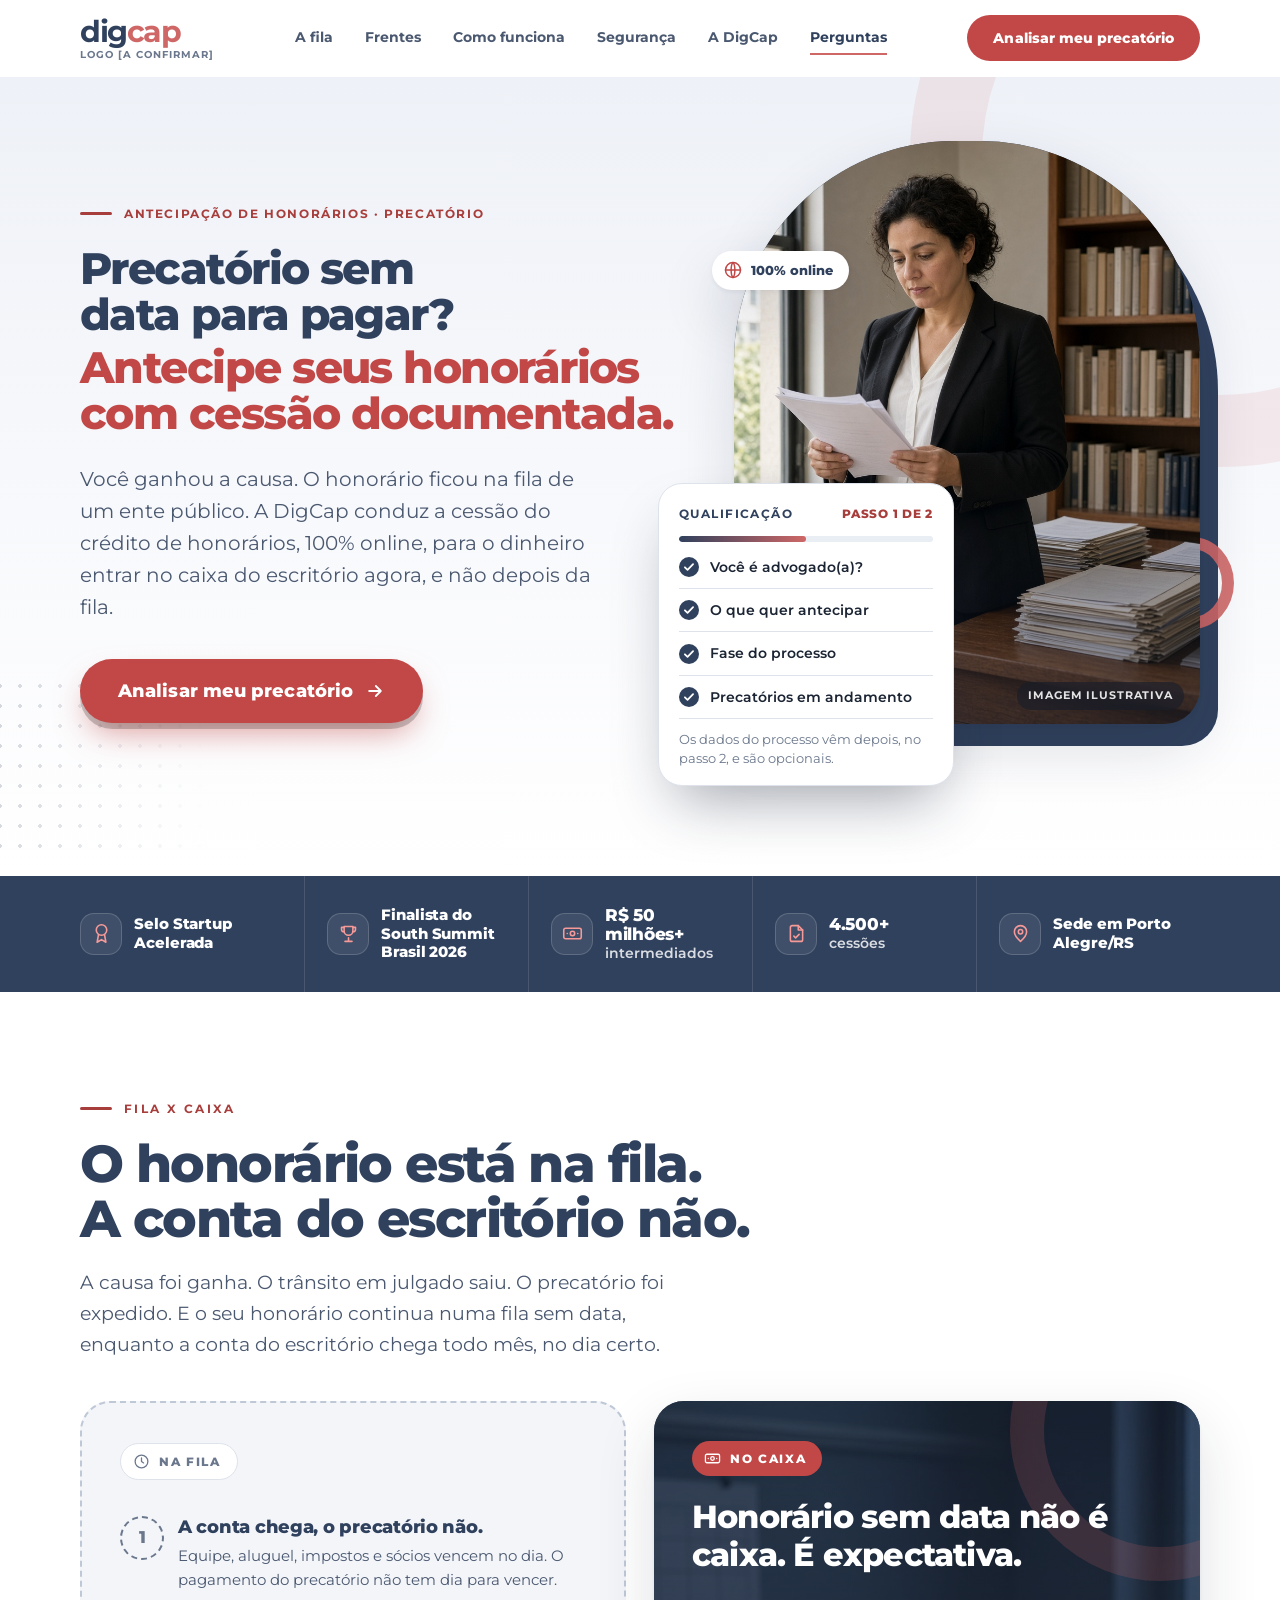
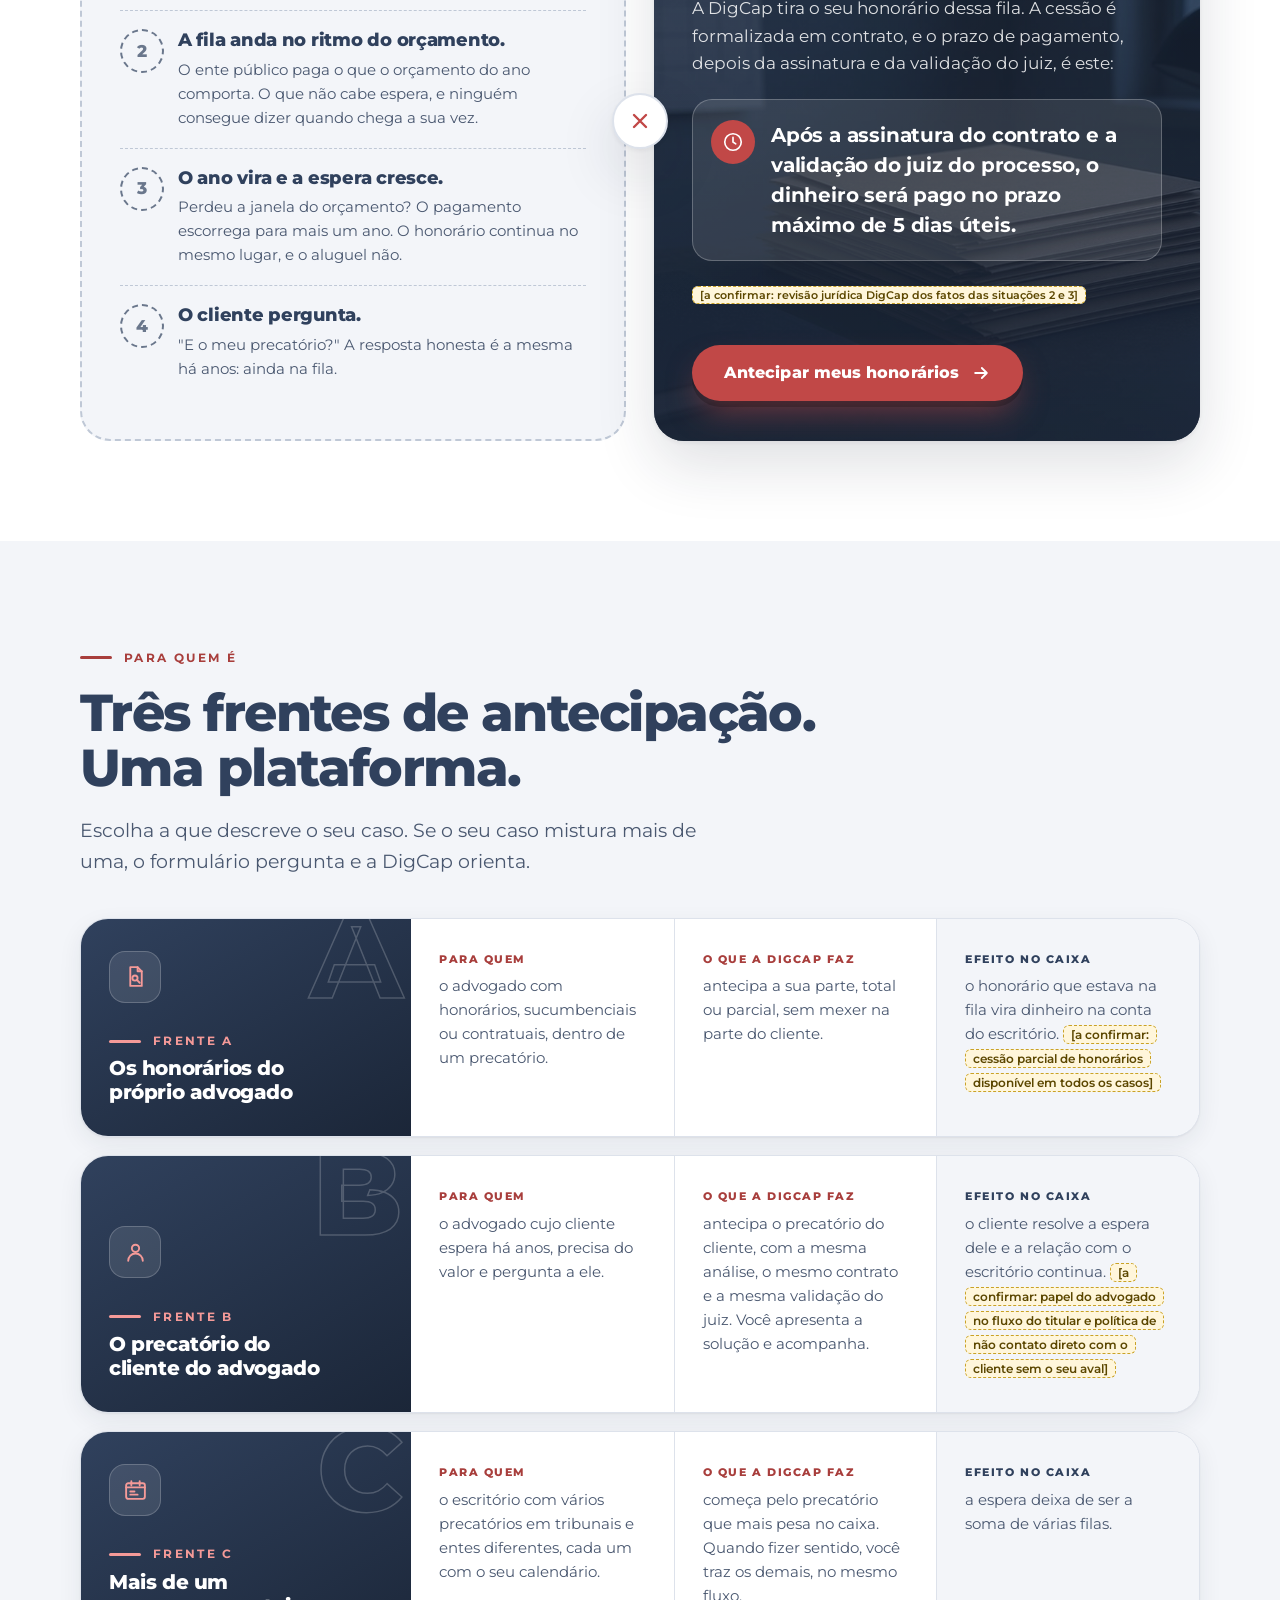
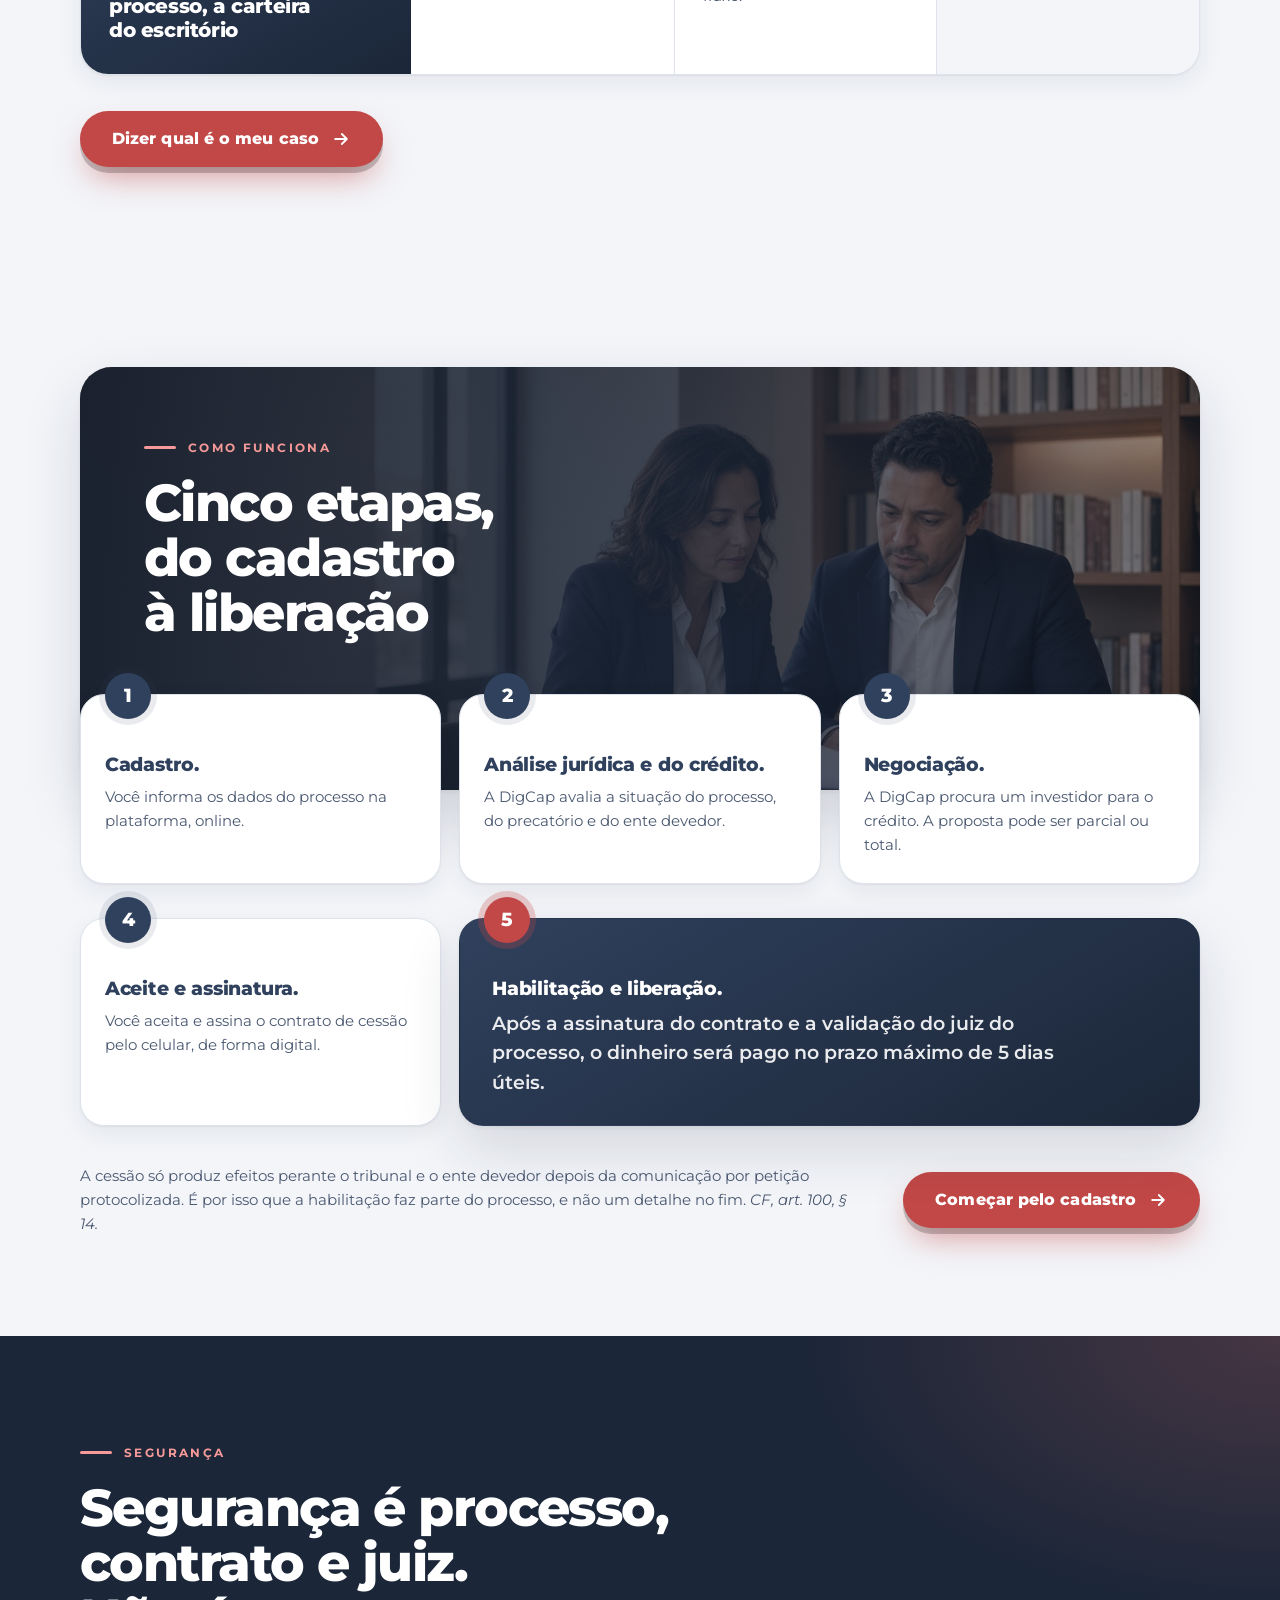
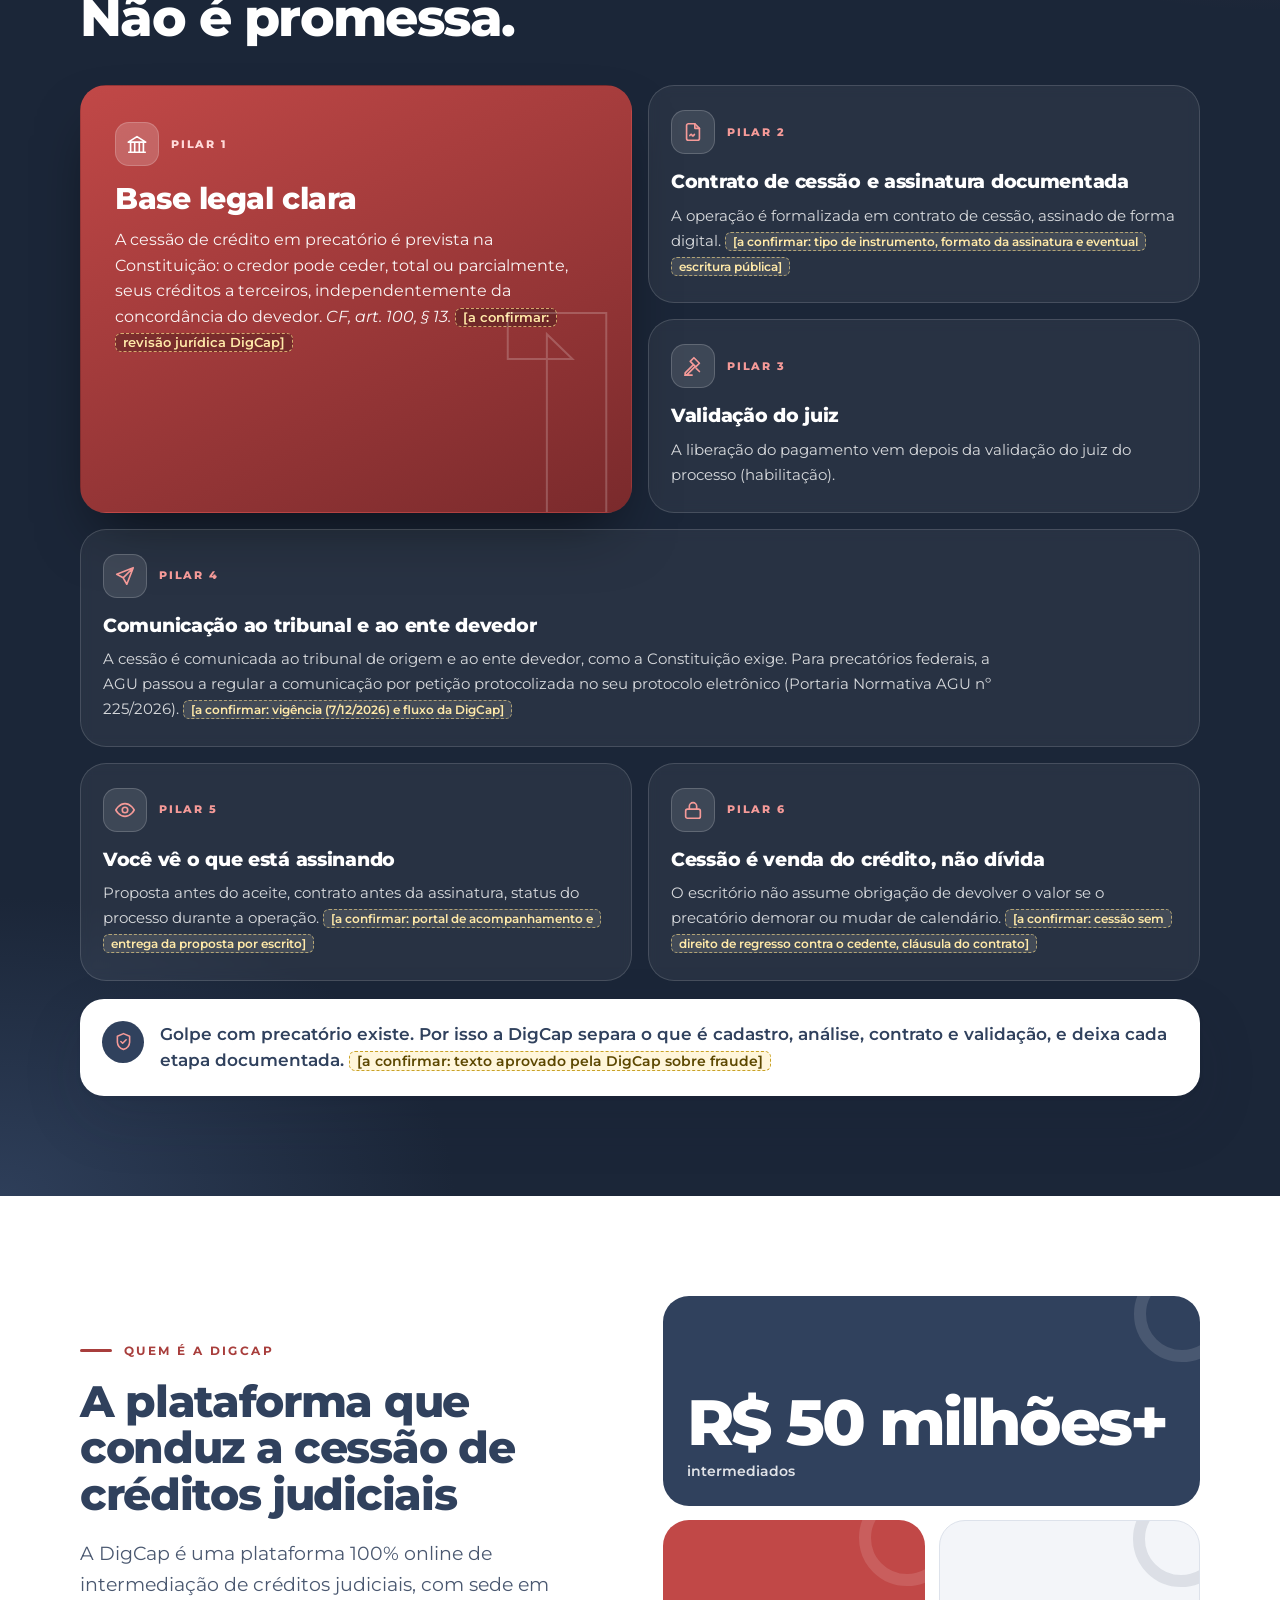
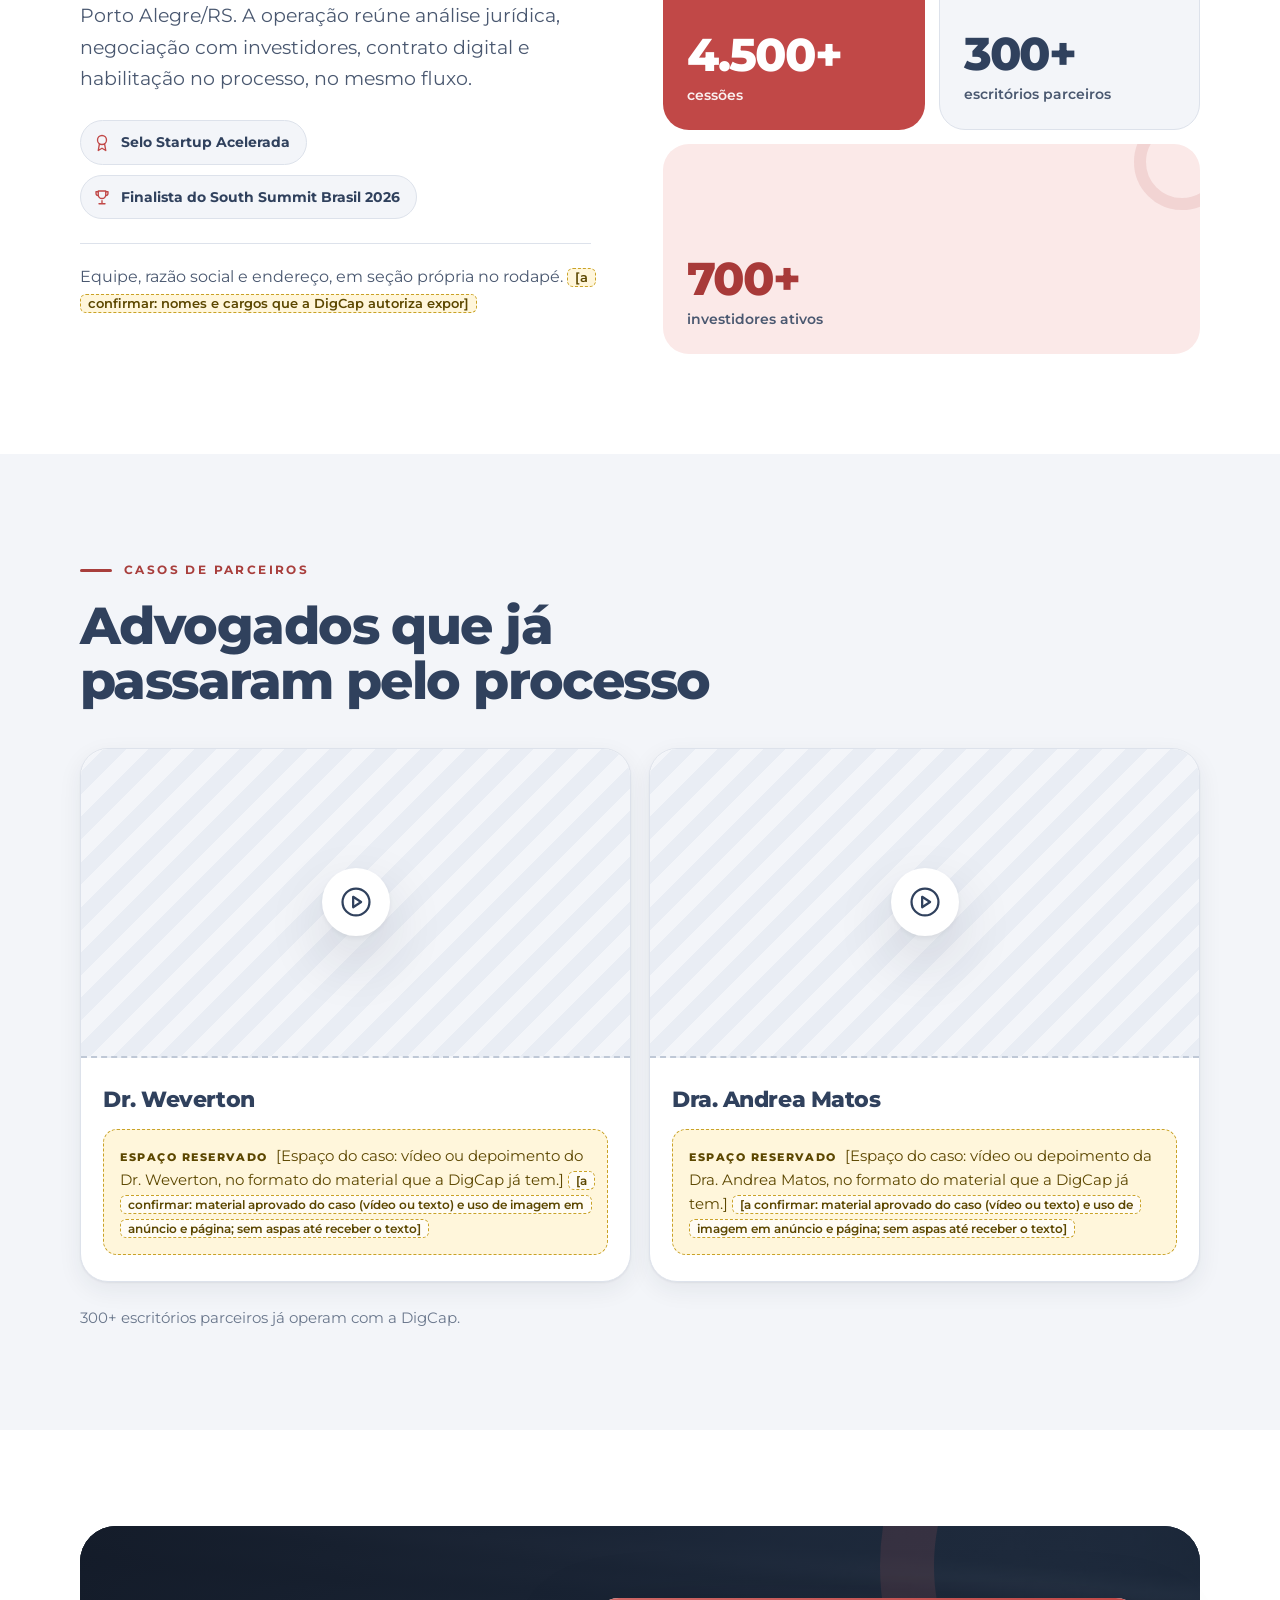
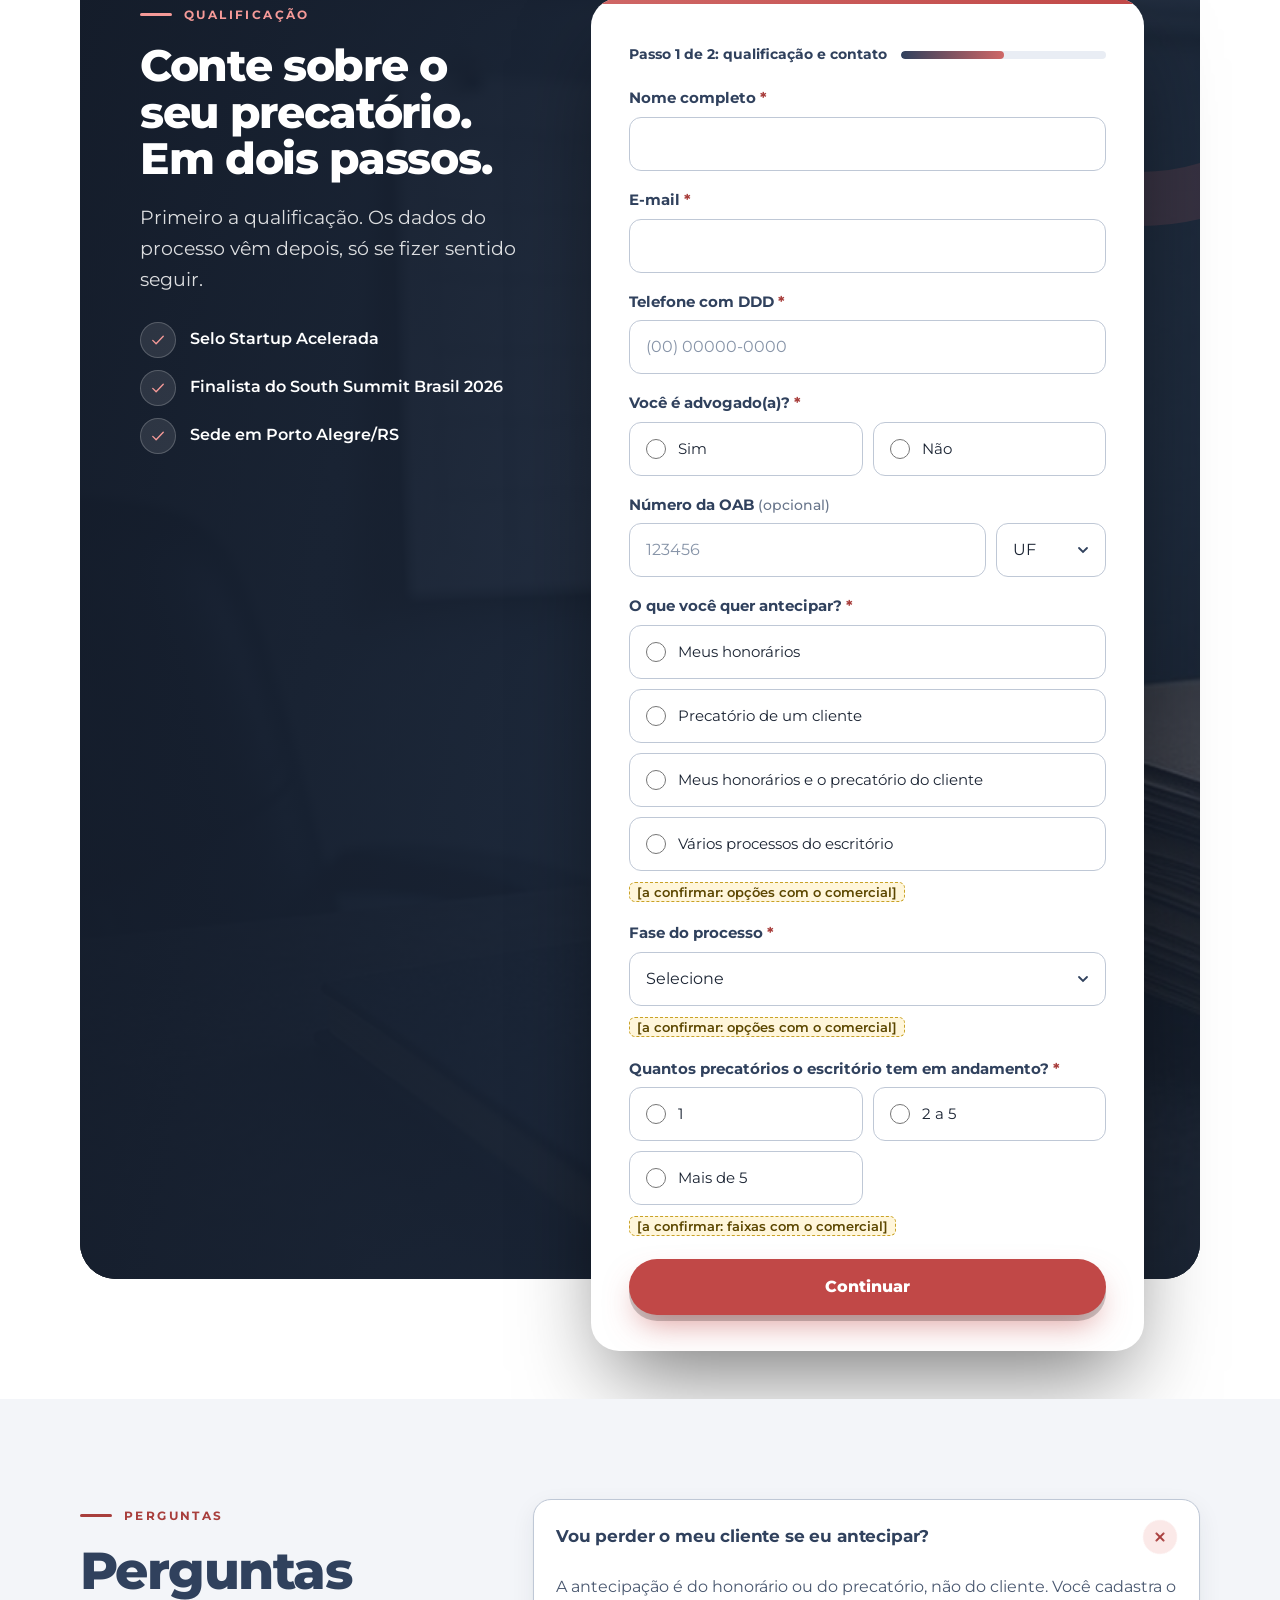
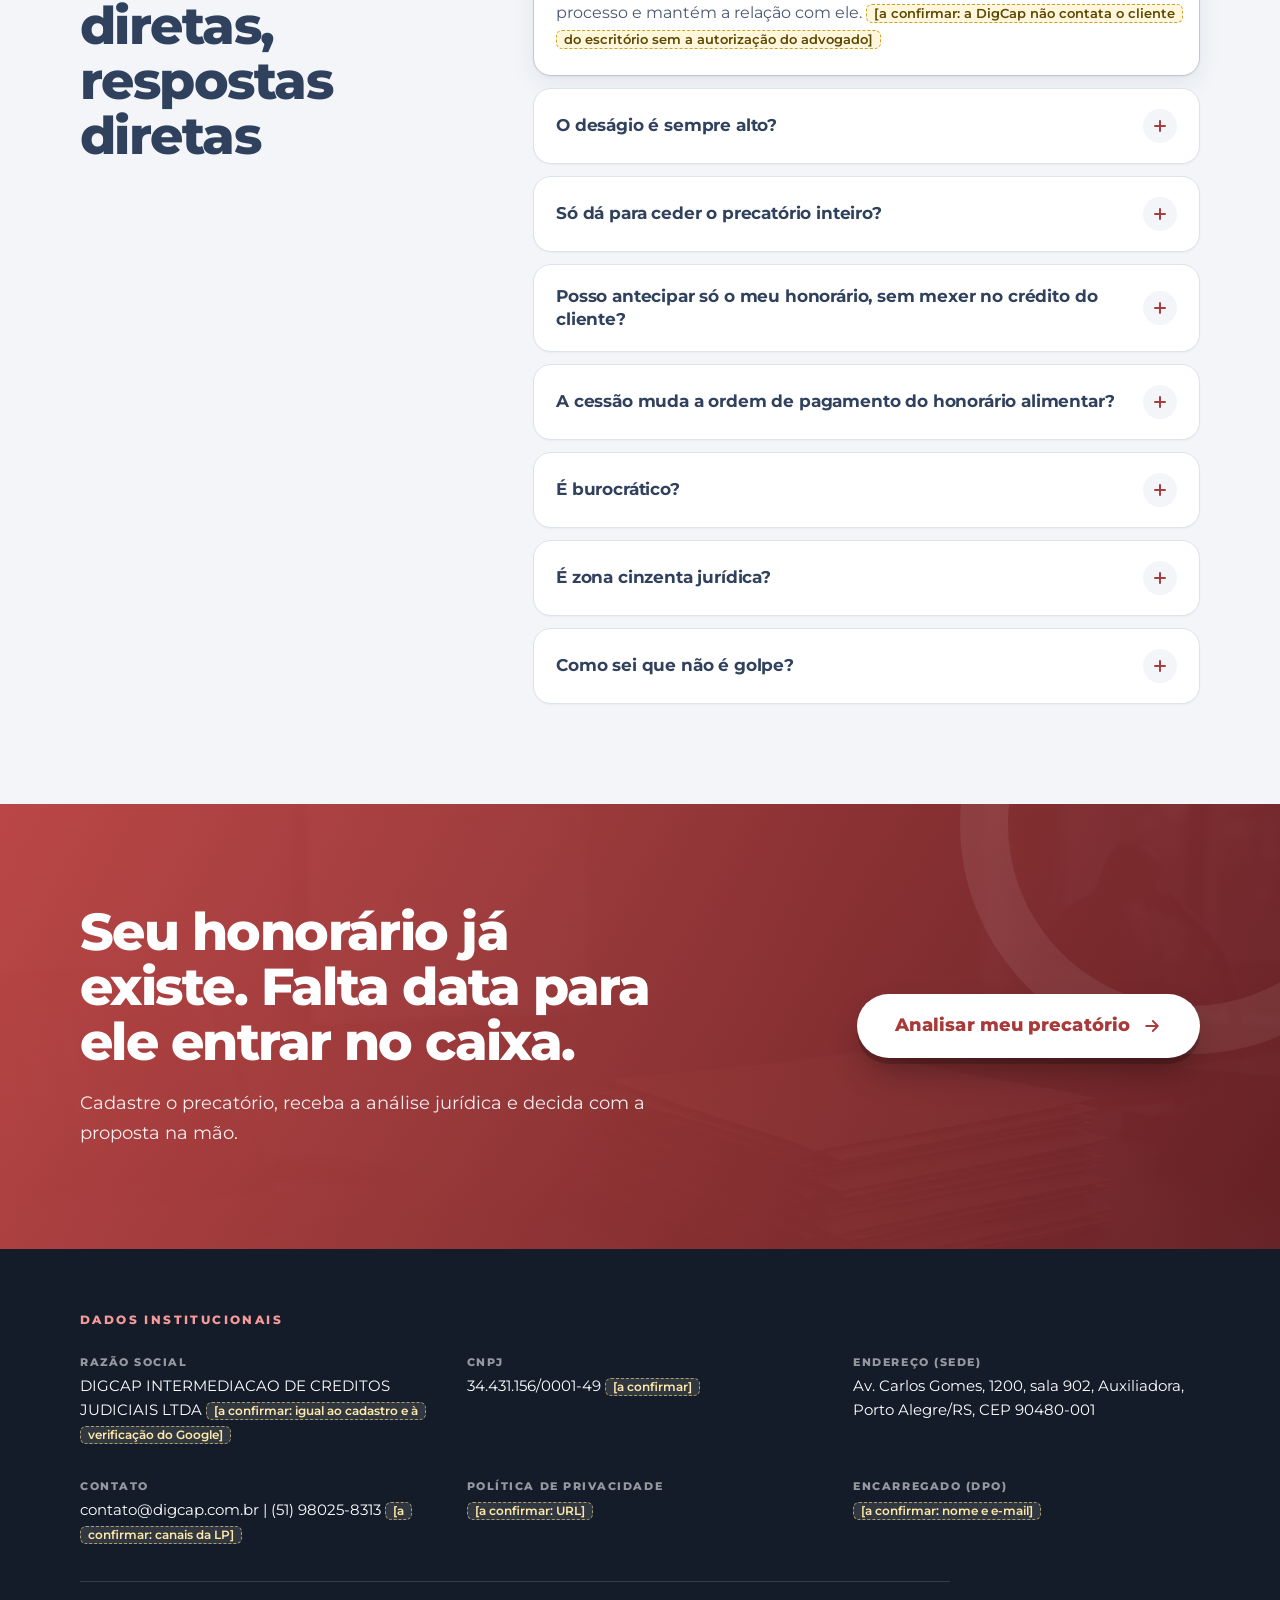
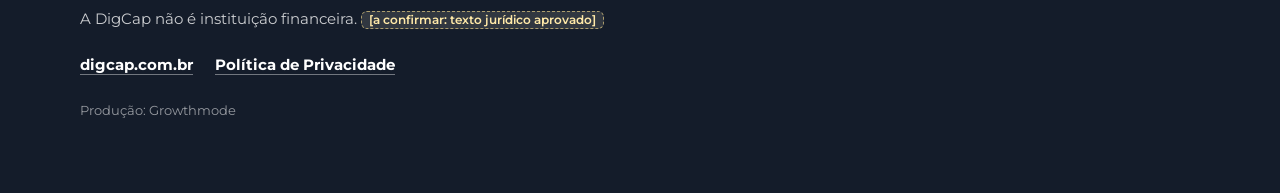
<file: precatorio-v3/index.html>
<!DOCTYPE html>
<html lang="pt-BR" data-direcao="v3" data-headline="A" data-form-step="1" data-oab="optional" data-whatsapp="off" data-internal="off" data-frente="precatorio">
<head>
<meta charset="utf-8"><meta name="viewport" content="width=device-width, initial-scale=1">
<title>Antecipação de honorários em precatório | DigCap</title>
<meta name="description" content="Antecipe seus honorários de precatório com cessão documentada, análise jurídica e assinatura 100% online. Plataforma para advogados.">
<!-- STAGING: não indexar. Na publicação (com ok do Luiz), remover esta linha. -->
<meta name="robots" content="noindex,nofollow">
<meta name="theme-color" content="#FFFFFF">
<link rel="preconnect" href="https://fonts.googleapis.com"><link rel="preconnect" href="https://fonts.gstatic.com" crossorigin>
<link href="https://fonts.googleapis.com/css2?family=Montserrat:wght@400;500;600;700;800&display=swap" rel="stylesheet">
<link rel="icon" href="assets/logo-placeholder.svg" type="image/svg+xml">
<link rel="stylesheet" href="css/main.css">
<script>document.documentElement.className+=" js"</script>
<!-- GTM — PLACEHOLDER (ID NÃO FORNECIDO): preencher CONFIG.gtmId em js/main.js (GTM-XXXXXXX). O main.js injeta o snippet. -->
<script src="js/main.js"></script>
</head>
<body>
<a class="skip" href="#conteudo">Ir para o conteúdo</a>
<header class="header" id="topo"><div class="container bar"><a class="logo" href="#hero" aria-label="DigCap (logo placeholder)"><b>dig<span>cap</span></b><small>Logo [a confirmar]</small></a><nav class="nav" aria-label="Seções da página"><a href="#caixa">A fila</a><a href="#para-quem-e">Frentes</a><a href="#como-funciona">Como funciona</a><a href="#seguro">Segurança</a><a href="#quem-e-a-digcap">A DigCap</a><a href="#faq">Perguntas</a></nav><a class="btn btn-p btn-sm" href="#qualificacao">Analisar meu precatório</a></div></header>
<main id="conteudo">
<section class="hero3" id="hero" data-section="hero" aria-labelledby="hero-title"><div class="container hero3-in"><div class="hero3-txt"><span class="eyebrow">Antecipação de honorários · Precatório</span><h1 id="hero-title"><span class="h1-a">Precatório sem data para pagar?</span> <span class="h1-b">Antecipe seus honorários com cessão documentada.</span></h1><p class="sub">Você ganhou a causa. O honorário ficou na fila de um ente público. A DigCap conduz a cessão do crédito de honorários, 100% online, para o dinheiro entrar no caixa do escritório agora, e não depois da fila.</p><a class="btn btn-p btn-lg" href="#qualificacao">Analisar meu precatório <svg class="ico-s" viewBox="0 0 24 24" aria-hidden="true"><path d="M5 12h14M13 6l6 6-6 6"/></svg></a></div><div class="hero3-media"><figure class="hero3-photo"><img src="assets/advogada.jpg" alt="Advogada em pé em um escritório, lendo documentos de um processo" width="864" height="1152" fetchpriority="high"><figcaption>Imagem ilustrativa</figcaption></figure><span class="hero3-seal"><svg class="ico-s" viewBox="0 0 24 24" aria-hidden="true"><circle cx="12" cy="12" r="9"/><path d="M3 12h18M12 3c3 3 3 15 0 18M12 3c-3 3-3 15 0 18"/></svg><span>100% online</span></span><aside class="ficha3" aria-label="Prévia da qualificação"><div class="fh"><b>Qualificação</b><span>Passo 1 de 2</span></div><div class="fbar"><i></i></div><ul><li style="--i:0"><svg class="ico-s" viewBox="0 0 24 24" aria-hidden="true"><path d="m5 12.5 4.5 4.5L19 7"/></svg> Você é advogado(a)?</li><li style="--i:1"><svg class="ico-s" viewBox="0 0 24 24" aria-hidden="true"><path d="m5 12.5 4.5 4.5L19 7"/></svg> O que quer antecipar</li><li style="--i:2"><svg class="ico-s" viewBox="0 0 24 24" aria-hidden="true"><path d="m5 12.5 4.5 4.5L19 7"/></svg> Fase do processo</li><li style="--i:3"><svg class="ico-s" viewBox="0 0 24 24" aria-hidden="true"><path d="m5 12.5 4.5 4.5L19 7"/></svg> Precatórios em andamento</li></ul><p class="ff">Os dados do processo vêm depois, no passo 2, e são opcionais.</p></aside></div></div></section>
<section class="cred" data-section="credenciais" aria-label="Credenciais"><div class="container"><ul><li class="reveal" style="--d:0.00s"><span class="ci"><svg class="ico-s" viewBox="0 0 24 24" aria-hidden="true"><circle cx="12" cy="8" r="6"/><path d="M15.5 13.5 17 22l-5-3-5 3 1.5-8.5"/></svg></span><span><b class="t">Selo Startup Acelerada</b></span></li><li class="reveal" style="--d:0.06s"><span class="ci"><svg class="ico-s" viewBox="0 0 24 24" aria-hidden="true"><path d="M8 21h8M12 17v4M7 4h10v5a5 5 0 0 1-10 0z"/><path d="M17 5h3v2a3 3 0 0 1-3 3M7 5H4v2a3 3 0 0 0 3 3"/></svg></span><span><b class="t">Finalista do South Summit Brasil 2026</b></span></li><li class="reveal" style="--d:0.12s"><span class="ci"><svg class="ico-s" viewBox="0 0 24 24" aria-hidden="true"><rect x="2" y="6" width="20" height="12" rx="2"/><circle cx="12" cy="12" r="2.5"/><path d="M6 12h.01M18 12h.01"/></svg></span><span><b>R$ 50 milhões+</b> intermediados</span></li><li class="reveal" style="--d:0.18s"><span class="ci"><svg class="ico-s" viewBox="0 0 24 24" aria-hidden="true"><path d="M14 3H7a2 2 0 0 0-2 2v14a2 2 0 0 0 2 2h10a2 2 0 0 0 2-2V8z"/><path d="M14 3v5h5"/><path d="m9 15 2 2 4-4"/></svg></span><span><b>4.500+</b> cessões</span></li><li class="reveal" style="--d:0.24s"><span class="ci"><svg class="ico-s" viewBox="0 0 24 24" aria-hidden="true"><path d="M12 21s7-6.2 7-11a7 7 0 0 0-14 0c0 4.8 7 11 7 11z"/><circle cx="12" cy="10" r="2.5"/></svg></span><span><b class="t">Sede em Porto Alegre/RS</b></span></li></ul></div></section>
<section class="section " id="caixa" data-section="caixa"><div class="container"><div class="head reveal"><span class="eyebrow">Fila x caixa</span><h2>O honorário está na fila. A conta do escritório não.</h2><div class="lede"><p>A causa foi ganha. O trânsito em julgado saiu. O precatório foi expedido. E o seu honorário continua numa fila sem data, enquanto a conta do escritório chega todo mês, no dia certo.</p></div></div><div class="versus"><div class="vs-col vs-fila"><span class="vs-tag"><svg class="ico-s" viewBox="0 0 24 24" aria-hidden="true"><circle cx="12" cy="12" r="9"/><path d="M12 7v5l3 2"/></svg> Na fila</span><ol class="fila"><li class="reveal" style="--d:0.00s"><span class="n" aria-hidden="true">1</span><div><h3>A conta chega, o precatório não.</h3><p>Equipe, aluguel, impostos e sócios vencem no dia. O pagamento do precatório não tem dia para vencer.</p></div></li><li class="reveal" style="--d:0.07s"><span class="n" aria-hidden="true">2</span><div><h3>A fila anda no ritmo do orçamento.</h3><p>O ente público paga o que o orçamento do ano comporta. O que não cabe espera, e ninguém consegue dizer quando chega a sua vez.</p></div></li><li class="reveal" style="--d:0.14s"><span class="n" aria-hidden="true">3</span><div><h3>O ano vira e a espera cresce.</h3><p>Perdeu a janela do orçamento? O pagamento escorrega para mais um ano. O honorário continua no mesmo lugar, e o aluguel não.</p></div></li><li class="reveal" style="--d:0.21s"><span class="n" aria-hidden="true">4</span><div><h3>O cliente pergunta.</h3><p>"E o meu precatório?" A resposta honesta é a mesma há anos: ainda na fila.</p></div></li></ol></div><span class="vs-sep" aria-hidden="true"><svg class="ico-s" viewBox="0 0 24 24" aria-hidden="true"><path d="M6 6l12 12M18 6 6 18"/></svg></span><div class="vs-col vs-caixa"><span class="vs-tag"><svg class="ico-s" viewBox="0 0 24 24" aria-hidden="true"><rect x="2" y="6" width="20" height="12" rx="2"/><circle cx="12" cy="12" r="2.5"/><path d="M6 12h.01M18 12h.01"/></svg> No caixa</span><p class="pull reveal">Honorário sem data não é caixa. É expectativa.</p><p class="fp reveal">A DigCap tira o seu honorário dessa fila. A cessão é formalizada em contrato, e o prazo de pagamento, depois da assinatura e da validação do juiz, é este:</p><blockquote class="prazo reveal"><span class="pi"><svg class="ico-s" viewBox="0 0 24 24" aria-hidden="true"><circle cx="12" cy="12" r="9"/><path d="M12 7v5l3 2"/></svg></span><span>Após a assinatura do contrato e a validação do juiz do processo, o dinheiro será pago no prazo máximo de 5 dias úteis.</span></blockquote><p class="fchip"><span class="slot-inline">[a confirmar: revisão jurídica DigCap dos fatos das situações 2 e 3]</span></p><p class="vs-cta reveal"><a class="btn btn-p" href="#qualificacao">Antecipar meus honorários <svg class="ico-s" viewBox="0 0 24 24" aria-hidden="true"><path d="M5 12h14M13 6l6 6-6 6"/></svg></a></p></div></div></div></section>
<section class="section sec-soft" id="para-quem-e" data-section="para-quem-e"><div class="container"><div class="head reveal"><span class="eyebrow">Para quem é</span><h2>Três frentes de antecipação. Uma plataforma.</h2><div class="lede"><p>Escolha a que descreve o seu caso. Se o seu caso mistura mais de uma, o formulário pergunta e a DigCap orienta.</p></div></div><div class="frows"><article class="frow reveal" style="--d:0.00s" data-front="a"><div class="frow-id"><span class="gl" aria-hidden="true">A</span><span class="ic"><svg class="ico-s" viewBox="0 0 24 24" aria-hidden="true"><path d="M7 3h7l4 4v14H7z"/><path d="M14 3v4h4"/><circle cx="11.5" cy="13.5" r="2.5"/><path d="M13.3 15.3L16 18"/></svg></span><div><span class="eyebrow">Frente A</span><h3>Os honorários do próprio advogado</h3></div></div><div class="frow-body"><div class="cell"><span class="fl">Para quem</span><p>o advogado com honorários, sucumbenciais ou contratuais, dentro de um precatório.</p></div><div class="cell"><span class="fl">O que a DigCap faz</span><p>antecipa a sua parte, total ou parcial, sem mexer na parte do cliente.</p></div><div class="cell"><span class="fl">Efeito no caixa</span><p>o honorário que estava na fila vira dinheiro na conta do escritório. <span class="slot-inline">[a confirmar: cessão parcial de honorários disponível em todos os casos]</span></p></div></div></article><article class="frow reveal" style="--d:0.08s" data-front="b"><div class="frow-id"><span class="gl" aria-hidden="true">B</span><span class="ic"><svg class="ico-s" viewBox="0 0 24 24" aria-hidden="true"><circle cx="12" cy="8" r="3.5"/><path d="M5 20a7 7 0 0 1 14 0"/></svg></span><div><span class="eyebrow">Frente B</span><h3>O precatório do cliente do advogado</h3></div></div><div class="frow-body"><div class="cell"><span class="fl">Para quem</span><p>o advogado cujo cliente espera há anos, precisa do valor e pergunta a ele.</p></div><div class="cell"><span class="fl">O que a DigCap faz</span><p>antecipa o precatório do cliente, com a mesma análise, o mesmo contrato e a mesma validação do juiz. Você apresenta a solução e acompanha.</p></div><div class="cell"><span class="fl">Efeito no caixa</span><p>o cliente resolve a espera dele e a relação com o escritório continua. <span class="slot-inline">[a confirmar: papel do advogado no fluxo do titular e política de não contato direto com o cliente sem o seu aval]</span></p></div></div></article><article class="frow reveal" style="--d:0.16s" data-front="c"><div class="frow-id"><span class="gl" aria-hidden="true">C</span><span class="ic"><svg class="ico-s" viewBox="0 0 24 24" aria-hidden="true"><rect x="3" y="5" width="18" height="15" rx="2"/><path d="M3 9h18M8 3v4M16 3v4"/><path d="M7 13h4M7 16h7"/></svg></span><div><span class="eyebrow">Frente C</span><h3>Mais de um processo, a carteira do escritório</h3></div></div><div class="frow-body"><div class="cell"><span class="fl">Para quem</span><p>o escritório com vários precatórios em tribunais e entes diferentes, cada um com o seu calendário.</p></div><div class="cell"><span class="fl">O que a DigCap faz</span><p>começa pelo precatório que mais pesa no caixa. Quando fizer sentido, você traz os demais, no mesmo fluxo.</p></div><div class="cell"><span class="fl">Efeito no caixa</span><p>a espera deixa de ser a soma de várias filas.</p></div></div></article></div><p class="cta-row reveal"><a class="btn btn-p" href="#qualificacao">Dizer qual é o meu caso <svg class="ico-s" viewBox="0 0 24 24" aria-hidden="true"><path d="M5 12h14M13 6l6 6-6 6"/></svg></a></p></div></section>
<section class="section como3" id="como-funciona" data-section="como-funciona"><div class="container"><div class="como-banner"><img src="assets/hero-escritorio.jpg" alt="Duas pessoas analisando documentos de um processo em uma mesa de escritório" width="1280" height="720" loading="lazy"><div class="como-banner-in reveal"><span class="eyebrow">Como funciona</span><h2>Cinco etapas, do cadastro à liberação</h2></div></div><ol class="steps"><li class="step reveal" style="--d:0.00s"><span class="n">1</span><h3>Cadastro.</h3><p>Você informa os dados do processo na plataforma, online.</p></li><li class="step reveal" style="--d:0.07s"><span class="n">2</span><h3>Análise jurídica e do crédito.</h3><p>A DigCap avalia a situação do processo, do precatório e do ente devedor.</p></li><li class="step reveal" style="--d:0.14s"><span class="n">3</span><h3>Negociação.</h3><p>A DigCap procura um investidor para o crédito. A proposta pode ser parcial ou total.</p></li><li class="step reveal" style="--d:0.21s"><span class="n">4</span><h3>Aceite e assinatura.</h3><p>Você aceita e assina o contrato de cessão pelo celular, de forma digital.</p></li><li class="step reveal" style="--d:0.28s"><span class="n">5</span><h3>Habilitação e liberação.</h3><p>Após a assinatura do contrato e a validação do juiz do processo, o dinheiro será pago no prazo máximo de 5 dias úteis.</p></li></ol><div class="como-foot reveal"><p class="passo-nota">A cessão só produz efeitos perante o tribunal e o ente devedor depois da comunicação por petição protocolizada. É por isso que a habilitação faz parte do processo, e não um detalhe no fim. <em>CF, art. 100, § 14.</em></p><a class="btn btn-p" href="#qualificacao">Começar pelo cadastro <svg class="ico-s" viewBox="0 0 24 24" aria-hidden="true"><path d="M5 12h14M13 6l6 6-6 6"/></svg></a></div></div></section>
<section class="section seg3 on-dark" id="seguro" data-section="seguro"><div class="container"><div class="head reveal"><span class="eyebrow">Segurança</span><h2>Segurança é processo, contrato e juiz. Não é promessa.</h2></div><ul class="bento"><li class="pillar b1 reveal" style="--d:0.00s"><div class="pt"><span class="pi"><svg class="ico-s" viewBox="0 0 24 24" aria-hidden="true"><path d="M3 21h18M5 21V10M9.5 21V10M14.5 21V10M19 21V10M2.5 10 12 4l9.5 6z"/></svg></span><span class="pn">Pilar 1</span></div><h3>Base legal clara</h3><p>A cessão de crédito em precatório é prevista na Constituição: o credor pode ceder, total ou parcialmente, seus créditos a terceiros, independentemente da concordância do devedor. <em>CF, art. 100, § 13.</em> <span class="slot-inline">[a confirmar: revisão jurídica DigCap]</span></p></li><li class="pillar b2 reveal" style="--d:0.08s"><div class="pt"><span class="pi"><svg class="ico-s" viewBox="0 0 24 24" aria-hidden="true"><path d="M14 3H7a2 2 0 0 0-2 2v14a2 2 0 0 0 2 2h10a2 2 0 0 0 2-2V8z"/><path d="M14 3v5h5"/><path d="M8.5 16c1.2-2 2-2 2.5-.5s1.3 1 2.5-.8"/></svg></span><span class="pn">Pilar 2</span></div><h3>Contrato de cessão e assinatura documentada</h3><p>A operação é formalizada em contrato de cessão, assinado de forma digital. <span class="slot-inline">[a confirmar: tipo de instrumento, formato da assinatura e eventual escritura pública]</span></p></li><li class="pillar b3 reveal" style="--d:0.16s"><div class="pt"><span class="pi"><svg class="ico-s" viewBox="0 0 24 24" aria-hidden="true"><path d="m14 13-8.5 8.5a1.5 1.5 0 0 1-2-2L12 11M9 7l4-4 6 6-4 4zM15.5 14.5 19 18M3 22h8"/></svg></span><span class="pn">Pilar 3</span></div><h3>Validação do juiz</h3><p>A liberação do pagamento vem depois da validação do juiz do processo (habilitação).</p></li><li class="pillar b4 reveal" style="--d:0.00s"><div class="pt"><span class="pi"><svg class="ico-s" viewBox="0 0 24 24" aria-hidden="true"><path d="M21 3 10 14M21 3l-7 18-4-7-7-4z"/></svg></span><span class="pn">Pilar 4</span></div><h3>Comunicação ao tribunal e ao ente devedor</h3><p>A cessão é comunicada ao tribunal de origem e ao ente devedor, como a Constituição exige. Para precatórios federais, a AGU passou a regular a comunicação por petição protocolizada no seu protocolo eletrônico (Portaria Normativa AGU nº 225/2026). <span class="slot-inline">[a confirmar: vigência (7/12/2026) e fluxo da DigCap]</span></p></li><li class="pillar b5 reveal" style="--d:0.08s"><div class="pt"><span class="pi"><svg class="ico-s" viewBox="0 0 24 24" aria-hidden="true"><path d="M2 12s3.6-7 10-7 10 7 10 7-3.6 7-10 7S2 12 2 12z"/><circle cx="12" cy="12" r="3"/></svg></span><span class="pn">Pilar 5</span></div><h3>Você vê o que está assinando</h3><p>Proposta antes do aceite, contrato antes da assinatura, status do processo durante a operação. <span class="slot-inline">[a confirmar: portal de acompanhamento e entrega da proposta por escrito]</span></p></li><li class="pillar b6 reveal" style="--d:0.16s"><div class="pt"><span class="pi"><svg class="ico-s" viewBox="0 0 24 24" aria-hidden="true"><rect x="4" y="11" width="16" height="10" rx="2"/><path d="M8 11V8a4 4 0 0 1 8 0v3"/></svg></span><span class="pn">Pilar 6</span></div><h3>Cessão é venda do crédito, não dívida</h3><p>O escritório não assume obrigação de devolver o valor se o precatório demorar ou mudar de calendário. <span class="slot-inline">[a confirmar: cessão sem direito de regresso contra o cedente, cláusula do contrato]</span></p></li></ul><p class="closing reveal"><span class="ci"><svg class="ico-s" viewBox="0 0 24 24" aria-hidden="true"><path d="M12 3 5 6v6c0 4.5 3 8 7 9 4-1 7-4.5 7-9V6z"/><path d="m9 12 2 2 4-4"/></svg></span><span>Golpe com precatório existe. Por isso a DigCap separa o que é cadastro, análise, contrato e validação, e deixa cada etapa documentada. <span class="slot-inline">[a confirmar: texto aprovado pela DigCap sobre fraude]</span></span></p></div></section>
<section class="section " id="quem-e-a-digcap" data-section="quem-e-a-digcap"><div class="container"><div class="quem3"><div class="quem3-txt reveal"><span class="eyebrow">Quem é a DigCap</span><h2>A plataforma que conduz a cessão de créditos judiciais</h2><div class="lede"><p>A DigCap é uma plataforma 100% online de intermediação de créditos judiciais, com sede em Porto Alegre/RS. A operação reúne análise jurídica, negociação com investidores, contrato digital e habilitação no processo, no mesmo fluxo.</p></div><ul class="badges3"><li><svg class="ico-s" viewBox="0 0 24 24" aria-hidden="true"><circle cx="12" cy="8" r="6"/><path d="M15.5 13.5 17 22l-5-3-5 3 1.5-8.5"/></svg>Selo Startup Acelerada</li><li><svg class="ico-s" viewBox="0 0 24 24" aria-hidden="true"><path d="M8 21h8M12 17v4M7 4h10v5a5 5 0 0 1-10 0z"/><path d="M17 5h3v2a3 3 0 0 1-3 3M7 5H4v2a3 3 0 0 0 3 3"/></svg>Finalista do South Summit Brasil 2026</li></ul><p class="por">Equipe, razão social e endereço, em seção própria no rodapé. <span class="slot-inline">[a confirmar: nomes e cargos que a DigCap autoriza expor]</span></p></div><ul class="tiles"><li class="tile t1 reveal" style="--d:0.00s"><b>R$ 50 milhões+</b><span>intermediados</span></li><li class="tile t2 reveal" style="--d:0.07s"><b>4.500+</b><span>cessões</span></li><li class="tile t3 reveal" style="--d:0.14s"><b>300+</b><span>escritórios parceiros</span></li><li class="tile t4 reveal" style="--d:0.21s"><b>700+</b><span>investidores ativos</span></li></ul></div></div></section>
<section class="section sec-soft" id="casos" data-section="casos"><div class="container"><div class="head reveal"><span class="eyebrow">Casos de parceiros</span><h2>Advogados que já passaram pelo processo</h2></div><div class="cases3"><article class="case3 reveal" style="--d:0.00s"><div class="frame" aria-hidden="true"><span class="play"><svg class="ico-s" viewBox="0 0 24 24" aria-hidden="true"><circle cx="12" cy="12" r="9.5"/><path d="m10 8.3 5.6 3.7-5.6 3.7z"/></svg></span></div><div class="cb"><h3>Dr. Weverton</h3><div class="slot"><span class="slot-l">Espaço reservado</span>[Espaço do caso: vídeo ou depoimento do Dr. Weverton, no formato do material que a DigCap já tem.] <span class="slot-inline">[a confirmar: material aprovado do caso (vídeo ou texto) e uso de imagem em anúncio e página; sem aspas até receber o texto]</span></div></div></article><article class="case3 reveal" style="--d:0.08s"><div class="frame" aria-hidden="true"><span class="play"><svg class="ico-s" viewBox="0 0 24 24" aria-hidden="true"><circle cx="12" cy="12" r="9.5"/><path d="m10 8.3 5.6 3.7-5.6 3.7z"/></svg></span></div><div class="cb"><h3>Dra. Andrea Matos</h3><div class="slot"><span class="slot-l">Espaço reservado</span>[Espaço do caso: vídeo ou depoimento da Dra. Andrea Matos, no formato do material que a DigCap já tem.] <span class="slot-inline">[a confirmar: material aprovado do caso (vídeo ou texto) e uso de imagem em anúncio e página; sem aspas até receber o texto]</span></div></div></article></div><p class="apoio-casos reveal">300+ escritórios parceiros já operam com a DigCap.</p></div></section>
<section class="section form3" id="qualificacao" data-section="qualificacao"><div class="container"><div class="form3-panel"><div class="form3-bg" aria-hidden="true"></div><div class="form3-grid"><div class="form-intro"><span class="eyebrow">Qualificação</span><h2>Conte sobre o seu precatório. Em dois passos.</h2><div class="lede"><p>Primeiro a qualificação. Os dados do processo vêm depois, só se fizer sentido seguir.</p></div><ul class="trust"><li><span class="ci"><svg class="ico-s" viewBox="0 0 24 24" aria-hidden="true"><path d="m5 12.5 4.5 4.5L19 7"/></svg></span>Selo Startup Acelerada</li><li><span class="ci"><svg class="ico-s" viewBox="0 0 24 24" aria-hidden="true"><path d="m5 12.5 4.5 4.5L19 7"/></svg></span>Finalista do South Summit Brasil 2026</li><li><span class="ci"><svg class="ico-s" viewBox="0 0 24 24" aria-hidden="true"><path d="m5 12.5 4.5 4.5L19 7"/></svg></span>Sede em Porto Alegre/RS</li></ul></div><div class="form-card"><div class="progress" aria-live="polite"><span id="progress-label">Passo 1 de 2: qualificação e contato</span><div class="t"><div class="b"></div></div></div><form id="form-qualificacao" novalidate action="#" method="post"><div class="hid" aria-hidden="true">
<input type="hidden" name="utm_source" id="utm_source">
<input type="hidden" name="utm_medium" id="utm_medium">
<input type="hidden" name="utm_campaign" id="utm_campaign">
<input type="hidden" name="utm_term" id="utm_term">
<input type="hidden" name="utm_content" id="utm_content">
<input type="hidden" name="gclid" id="gclid">
<input type="hidden" name="wbraid" id="wbraid">
<input type="hidden" name="gbraid" id="gbraid">
<input type="hidden" name="fbclid" id="fbclid">
<input type="hidden" name="gclid_last" id="gclid_last">
<input type="hidden" name="fbclid_last" id="fbclid_last">
<input type="hidden" name="wbraid_last" id="wbraid_last">
<input type="hidden" name="gbraid_last" id="gbraid_last">
<input type="hidden" name="_fbp" id="_fbp">
<input type="hidden" name="_fbc" id="_fbc">
<input type="hidden" name="ga_client_id" id="ga_client_id">
<input type="hidden" name="consent_version" id="consent_version">
<input type="hidden" name="landing_url" id="landing_url">
<input type="hidden" name="referrer" id="referrer">
<input type="hidden" name="form_id" id="form_id" value="lp_advogados">
<input type="hidden" name="lp_frente" id="lp_frente" value="precatorio">
<input type="hidden" name="lp_variant" id="lp_variant" value="frente-precatorio-v3">
<input type="hidden" name="headline_variant" id="headline_variant" value="A">
<input type="hidden" name="submitted_at" id="submitted_at"></div><div class="fstep" id="step-1"><div class="field" id="field-nome"><label class="lbl" for="nome">Nome completo<span class="req" aria-hidden="true"> *</span></label><input class="ctl" id="nome" name="nome" autocomplete="name"><p class="field-error">Informe seu nome completo.</p></div><div class="field" id="field-email"><label class="lbl" for="email">E-mail<span class="req" aria-hidden="true"> *</span></label><input class="ctl" type="email" id="email" name="email" autocomplete="email"><p class="field-error">Informe um e-mail válido.</p></div><div class="field" id="field-telefone"><label class="lbl" for="telefone">Telefone com DDD<span class="req" aria-hidden="true"> *</span></label><input class="ctl" type="tel" id="telefone" name="telefone" autocomplete="tel" placeholder="(00) 00000-0000"><p class="field-error">Informe um telefone com DDD.</p></div><fieldset class="field" id="field-advogado"><legend class="lbl">Você é advogado(a)?<span class="req" aria-hidden="true"> *</span></legend><div class="choices row"><label class="choice"><input type="radio" name="e_advogado" value="sim"> <span>Sim</span></label><label class="choice"><input type="radio" name="e_advogado" value="nao"> <span>Não</span></label></div><p class="field-error">Selecione uma opção.</p></fieldset><div class="field" id="field-oab"><label class="lbl" for="oab">Número da OAB <span class="opt oab-opt">(opcional)</span><span class="req oab-req" aria-hidden="true"> *</span></label><div class="oab"><input class="ctl" id="oab" name="oab" inputmode="numeric" placeholder="123456"><select class="ctl" id="oab_uf" name="oab_uf" aria-label="UF da OAB"><option value="">UF</option><option>AC</option><option>AL</option><option>AM</option><option>AP</option><option>BA</option><option>CE</option><option>DF</option><option>ES</option><option>GO</option><option>MA</option><option>MG</option><option>MS</option><option>MT</option><option>PA</option><option>PB</option><option>PE</option><option>PI</option><option>PR</option><option>RJ</option><option>RN</option><option>RO</option><option>RR</option><option>RS</option><option>SC</option><option>SE</option><option>SP</option><option>TO</option></select></div><p class="field-error">Informe o número da OAB e a UF.</p></div><fieldset class="field" id="field-o-que"><legend class="lbl">O que você quer antecipar?<span class="req" aria-hidden="true"> *</span></legend><div class="choices"><label class="choice"><input type="radio" name="o_que_antecipar" value="honorarios"> <span>Meus honorários</span></label><label class="choice"><input type="radio" name="o_que_antecipar" value="credito_cliente"> <span>Precatório de um cliente</span></label><label class="choice"><input type="radio" name="o_que_antecipar" value="honorarios_e_credito_cliente"> <span>Meus honorários e o precatório do cliente</span></label><label class="choice"><input type="radio" name="o_que_antecipar" value="carteira"> <span>Vários processos do escritório</span></label></div><div style="margin-top:8px"><span class="slot-inline">[a confirmar: opções com o comercial]</span></div><p class="field-error">Selecione uma opção.</p></fieldset><div class="field" id="field-fase"><label class="lbl" for="fase">Fase do processo<span class="req" aria-hidden="true"> *</span></label><select class="ctl" id="fase" name="fase"><option value="">Selecione</option><option value="antes_expedicao">Em andamento, antes da expedição do precatório</option><option value="expedido">Precatório expedido, aguardando pagamento</option><option value="nao_sei">Não sei informar</option></select><p class="field-error">Selecione a fase.</p><div style="margin-top:8px"><span class="slot-inline">[a confirmar: opções com o comercial]</span></div></div><fieldset class="field" id="field-qtd"><legend class="lbl">Quantos precatórios o escritório tem em andamento?<span class="req" aria-hidden="true"> *</span></legend><div class="choices row"><label class="choice"><input type="radio" name="qtd_processos" value="1"> <span>1</span></label><label class="choice"><input type="radio" name="qtd_processos" value="2_a_5"> <span>2 a 5</span></label><label class="choice"><input type="radio" name="qtd_processos" value="mais_de_5"> <span>Mais de 5</span></label></div><div style="margin-top:8px"><span class="slot-inline">[a confirmar: faixas com o comercial]</span></div><p class="field-error">Selecione uma opção.</p></fieldset><div class="actions"><button type="button" class="btn btn-p" id="btn-continuar">Continuar</button></div></div><div class="fstep" id="step-2"><div class="field" id="field-processo"><label class="lbl" for="processo">Número do processo <span class="opt">(opcional)</span></label><input class="ctl" id="processo" name="processo" inputmode="numeric" placeholder="0000000-00.0000.0.00.0000"><p class="field-error">Informe o número completo (20 dígitos) ou deixe em branco.</p></div><div class="field" id="field-ente"><label class="lbl" for="ente">Ente devedor <span class="opt">(opcional)</span></label><input class="ctl" id="ente" name="ente_devedor" autocomplete="off"><p class="field-error">Verifique o campo.</p></div><div class="field" id="field-consentimento"><label class="choice consent"><input type="checkbox" id="consentimento" name="consentimento" value="sim"><span>Li e concordo com a <a href="#aviso-privacidade">Política de Privacidade</a> da DigCap e autorizo o contato sobre a minha solicitação.</span></label><p class="field-error">É necessário concordar para enviar.</p><div style="margin-top:8px"><span class="slot-inline">[a confirmar: texto aprovado, URL e versão em consent_version]</span></div></div><p class="submit-error" id="submit-error" role="alert">Não foi possível enviar agora. Tente novamente em instantes.</p><div class="actions"><button type="button" class="btn btn-s" id="btn-voltar">Voltar</button><button type="submit" class="btn btn-p" id="btn-enviar">Enviar para análise</button></div></div><div class="fstep" id="step-blocked" tabindex="-1"><div class="blocked" id="screen-nao-advogado"><h3>Esta página é para advogados</h3><p>Esta página é para advogados que querem antecipar honorários ou o precatório de um cliente. Se você é titular de um crédito, [a confirmar: link para o formulário do titular no site DigCap].</p><button type="button" class="btn btn-s" id="btn-alterar-resposta">Alterar resposta</button></div></div><div class="fstep" id="step-thanks" tabindex="-1"><div class="thanks" id="screen-obrigado"><h3>Recebemos seu cadastro</h3><p>Recebemos seu cadastro. Um especialista da DigCap vai analisar o seu precatório e entrar em contato. <span class="slot-inline">[a confirmar: prazo de retorno, só se a DigCap autorizar]</span></p></div></div></form></div></div></div></div></section>
<section class="section sec-soft" id="faq" data-section="faq"><div class="container"><div class="faq3"><div class="head faq3-head reveal"><span class="eyebrow">Perguntas</span><h2>Perguntas diretas, respostas diretas</h2></div><div class="faq"><div class="faq-item is-open reveal"><h3><button type="button" class="faq-q" aria-expanded="true" aria-controls="faq-a0" id="faq-q0">Vou perder o meu cliente se eu antecipar?</button></h3><div class="faq-a" id="faq-a0" role="region" aria-labelledby="faq-q0"><p>A antecipação é do honorário ou do precatório, não do cliente. Você cadastra o processo e mantém a relação com ele. <span class="slot-inline">[a confirmar: a DigCap não contata o cliente do escritório sem a autorização do advogado]</span></p></div></div><div class="faq-item reveal"><h3><button type="button" class="faq-q" aria-expanded="false" aria-controls="faq-a1" id="faq-q1">O deságio é sempre alto?</button></h3><div class="faq-a" id="faq-a1" role="region" aria-labelledby="faq-q1"><p>O deságio depende do caso: valor, ente devedor, posição na fila e fase do processo. Por isso a DigCap analisa o crédito antes de propor, e a decisão de aceitar é sua. Sem número aqui, porque número sem análise não serve a nenhum advogado. <span class="slot-inline">[a confirmar: faixa de deságio só se a DigCap autorizar]</span></p></div></div><div class="faq-item reveal"><h3><button type="button" class="faq-q" aria-expanded="false" aria-controls="faq-a2" id="faq-q2">Só dá para ceder o precatório inteiro?</button></h3><div class="faq-a" id="faq-a2" role="region" aria-labelledby="faq-q2"><p>Não. A cessão pode ser parcial ou total, conforme a proposta. <em>CF, art. 100, § 13 (total ou parcialmente).</em> <span class="slot-inline">[a confirmar: cessão parcial de honorários na prática da DigCap]</span></p></div></div><div class="faq-item reveal"><h3><button type="button" class="faq-q" aria-expanded="false" aria-controls="faq-a3" id="faq-q3">Posso antecipar só o meu honorário, sem mexer no crédito do cliente?</button></h3><div class="faq-a" id="faq-a3" role="region" aria-labelledby="faq-q3"><p>Pode. Você escolhe entre antecipar só os seus honorários, o precatório de um cliente ou os dois. O titular decide sobre o crédito dele. <span class="slot-inline">[a confirmar: processo da DigCap para o titular]</span></p></div></div><div class="faq-item reveal"><h3><button type="button" class="faq-q" aria-expanded="false" aria-controls="faq-a4" id="faq-q4">A cessão muda a ordem de pagamento do honorário alimentar?</button></h3><div class="faq-a" id="faq-a4" role="region" aria-labelledby="faq-q4"><p>A Constituição prevê que, na cessão, o cessionário não se beneficia da preferência dos §§ 2º e 3º do art. 100 (idosos, doentes graves, pessoas com deficiência e RPV). Por isso a análise considera a ordem do precatório antes de propor. <span class="slot-inline">[a confirmar: revisão jurídica DigCap, como a DigCap trata a perda de preferência na precificação]</span></p></div></div><div class="faq-item reveal"><h3><button type="button" class="faq-q" aria-expanded="false" aria-controls="faq-a5" id="faq-q5">É burocrático?</button></h3><div class="faq-a" id="faq-a5" role="region" aria-labelledby="faq-q5"><p>O cadastro é online, a assinatura é pelo celular e a DigCap conduz a habilitação. Você não precisa montar a petição sozinho. <span class="slot-inline">[a confirmar: quem protocola a petição de comunicação e como é feito]</span></p></div></div><div class="faq-item reveal"><h3><button type="button" class="faq-q" aria-expanded="false" aria-controls="faq-a6" id="faq-q6">É zona cinzenta jurídica?</button></h3><div class="faq-a" id="faq-a6" role="region" aria-labelledby="faq-q6"><p>Não. A cessão de precatório está na Constituição (art. 100, §§ 13 e 14), e as regras de comunicação e controle seguem em evolução. A DigCap trabalha com contrato, comunicação e validação do juiz. <span class="slot-inline">[a confirmar: revisão jurídica DigCap]</span></p></div></div><div class="faq-item reveal"><h3><button type="button" class="faq-q" aria-expanded="false" aria-controls="faq-a7" id="faq-q7">Como sei que não é golpe?</button></h3><div class="faq-a" id="faq-a7" role="region" aria-labelledby="faq-q7"><p>Confira três coisas: razão social e CNPJ da empresa (no rodapé), contrato de cessão antes da assinatura e comunicação ao tribunal e ao ente devedor. Se alguma etapa faltar, desconfie. <span class="slot-inline">[a confirmar: texto antifraude aprovado]</span></p></div></div></div></div></div></section>
<section class="section cta3 on-dark" id="cta-final" data-section="cta-final"><div class="container cta3-in"><div class="cta3-txt"><h2 class="reveal">Seu honorário já existe. Falta data para ele entrar no caixa.</h2><p class="sub reveal">Cadastre o precatório, receba a análise jurídica e decida com a proposta na mão.</p></div><p class="btn-wrap reveal"><a class="btn btn-w btn-lg" href="#qualificacao">Analisar meu precatório <svg class="ico-s" viewBox="0 0 24 24" aria-hidden="true"><path d="M5 12h14M13 6l6 6-6 6"/></svg></a></p></div></section>
</main>
<footer class="footer" id="rodape"><div class="container"><h2>Dados institucionais</h2><div class="fgrid"><div><span class="fk">Razão social</span><div class="fv">DIGCAP INTERMEDIACAO DE CREDITOS JUDICIAIS LTDA <span class="slot-inline">[a confirmar: igual ao cadastro e à verificação do Google]</span></div></div><div><span class="fk">CNPJ</span><div class="fv">34.431.156/0001-49 <span class="slot-inline">[a confirmar]</span></div></div><div><span class="fk">Endereço (sede)</span><div class="fv">Av. Carlos Gomes, 1200, sala 902, Auxiliadora, Porto Alegre/RS, CEP 90480-001</div></div><div><span class="fk">Contato</span><div class="fv">contato@digcap.com.br | (51) 98025-8313 <span class="slot-inline">[a confirmar: canais da LP]</span></div></div><div><span class="fk">Política de Privacidade</span><div class="fv"><span class="slot-inline">[a confirmar: URL]</span></div></div><div><span class="fk">Encarregado (DPO)</span><div class="fv"><span class="slot-inline">[a confirmar: nome e e-mail]</span></div></div></div><p class="aviso">A DigCap não é instituição financeira. <span class="slot-inline">[a confirmar: texto jurídico aprovado]</span></p><nav class="flinks" aria-label="Links do rodapé"><a href="https://digcap.com.br">digcap.com.br</a><a href="#rodape" id="aviso-privacidade">Política de Privacidade</a></nav><p class="fnote">Produção: Growthmode</p></div></footer>
<div class="sticky-bar" id="sticky-bar" aria-hidden="true"><a tabindex="-1" class="btn btn-p" href="#qualificacao">Analisar meu precatório</a></div>
<script src="js/ui.js" defer></script>
</body>
</html>
</file>
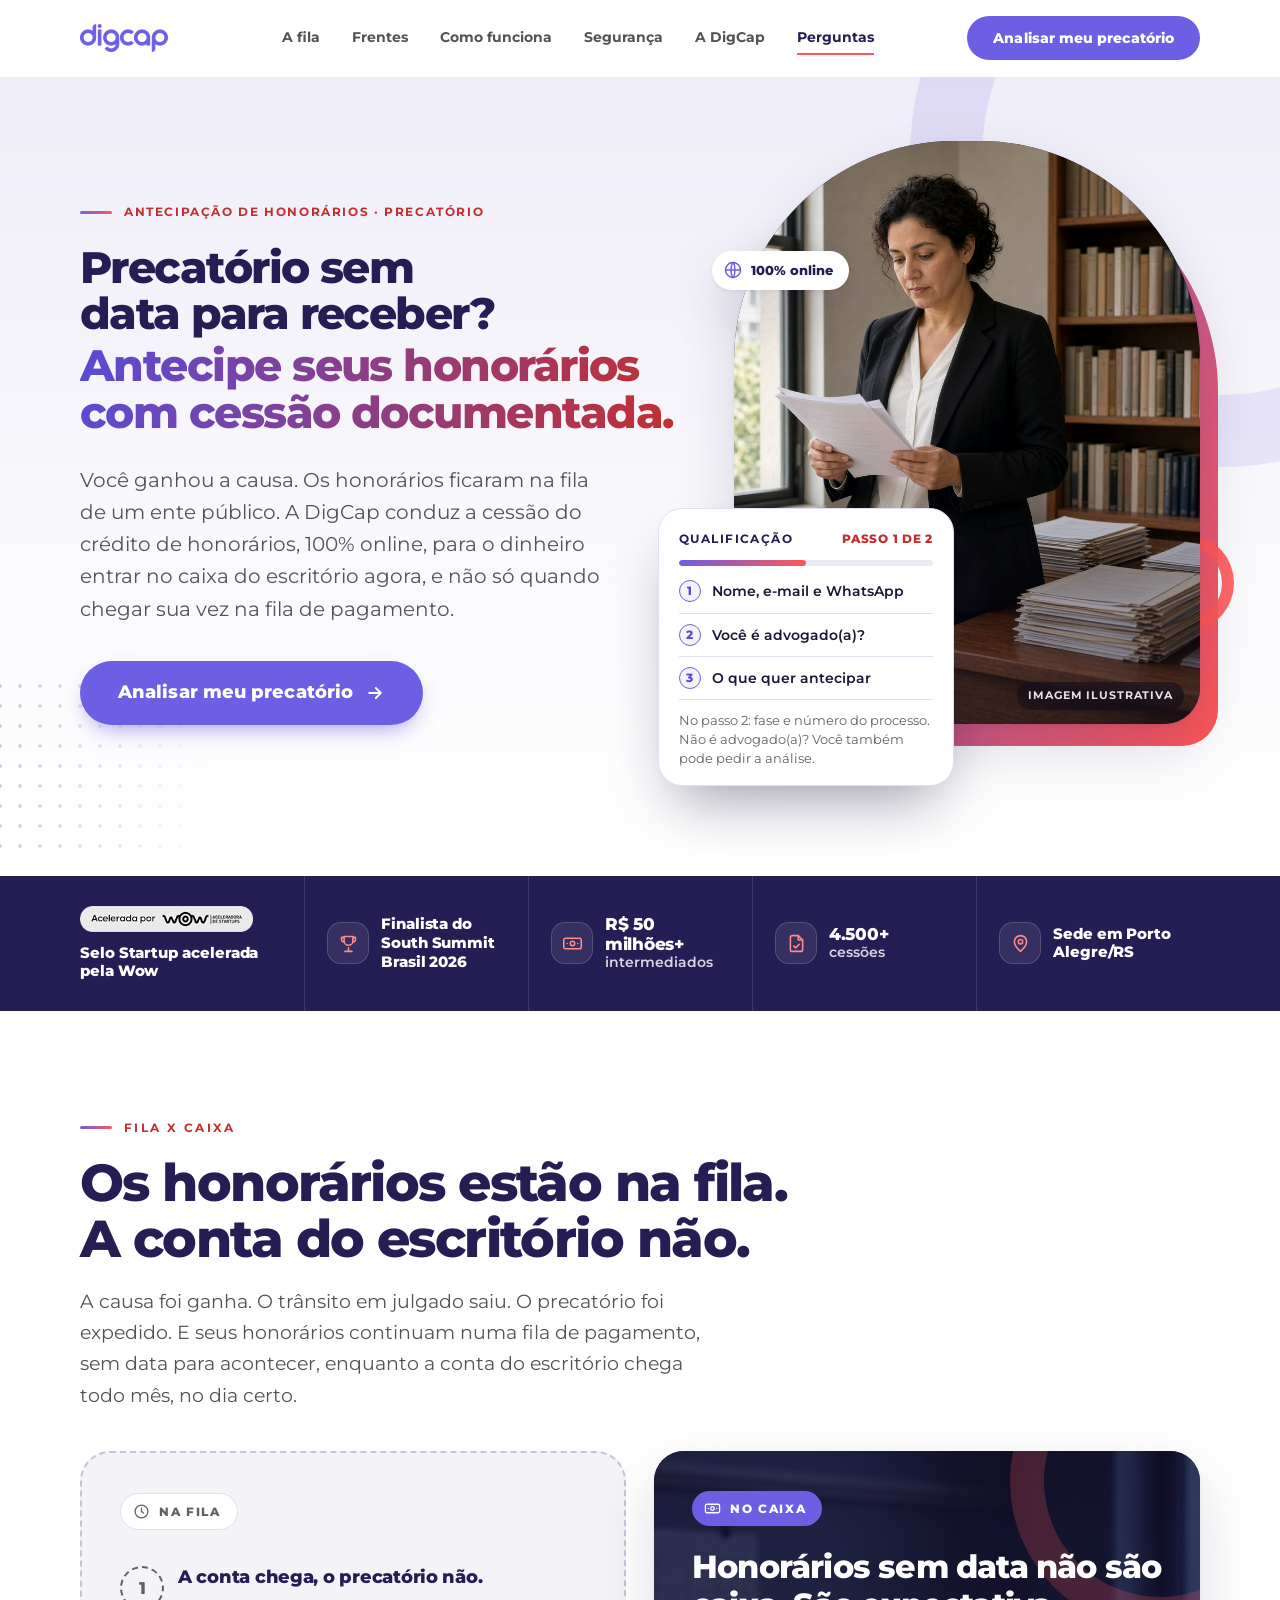
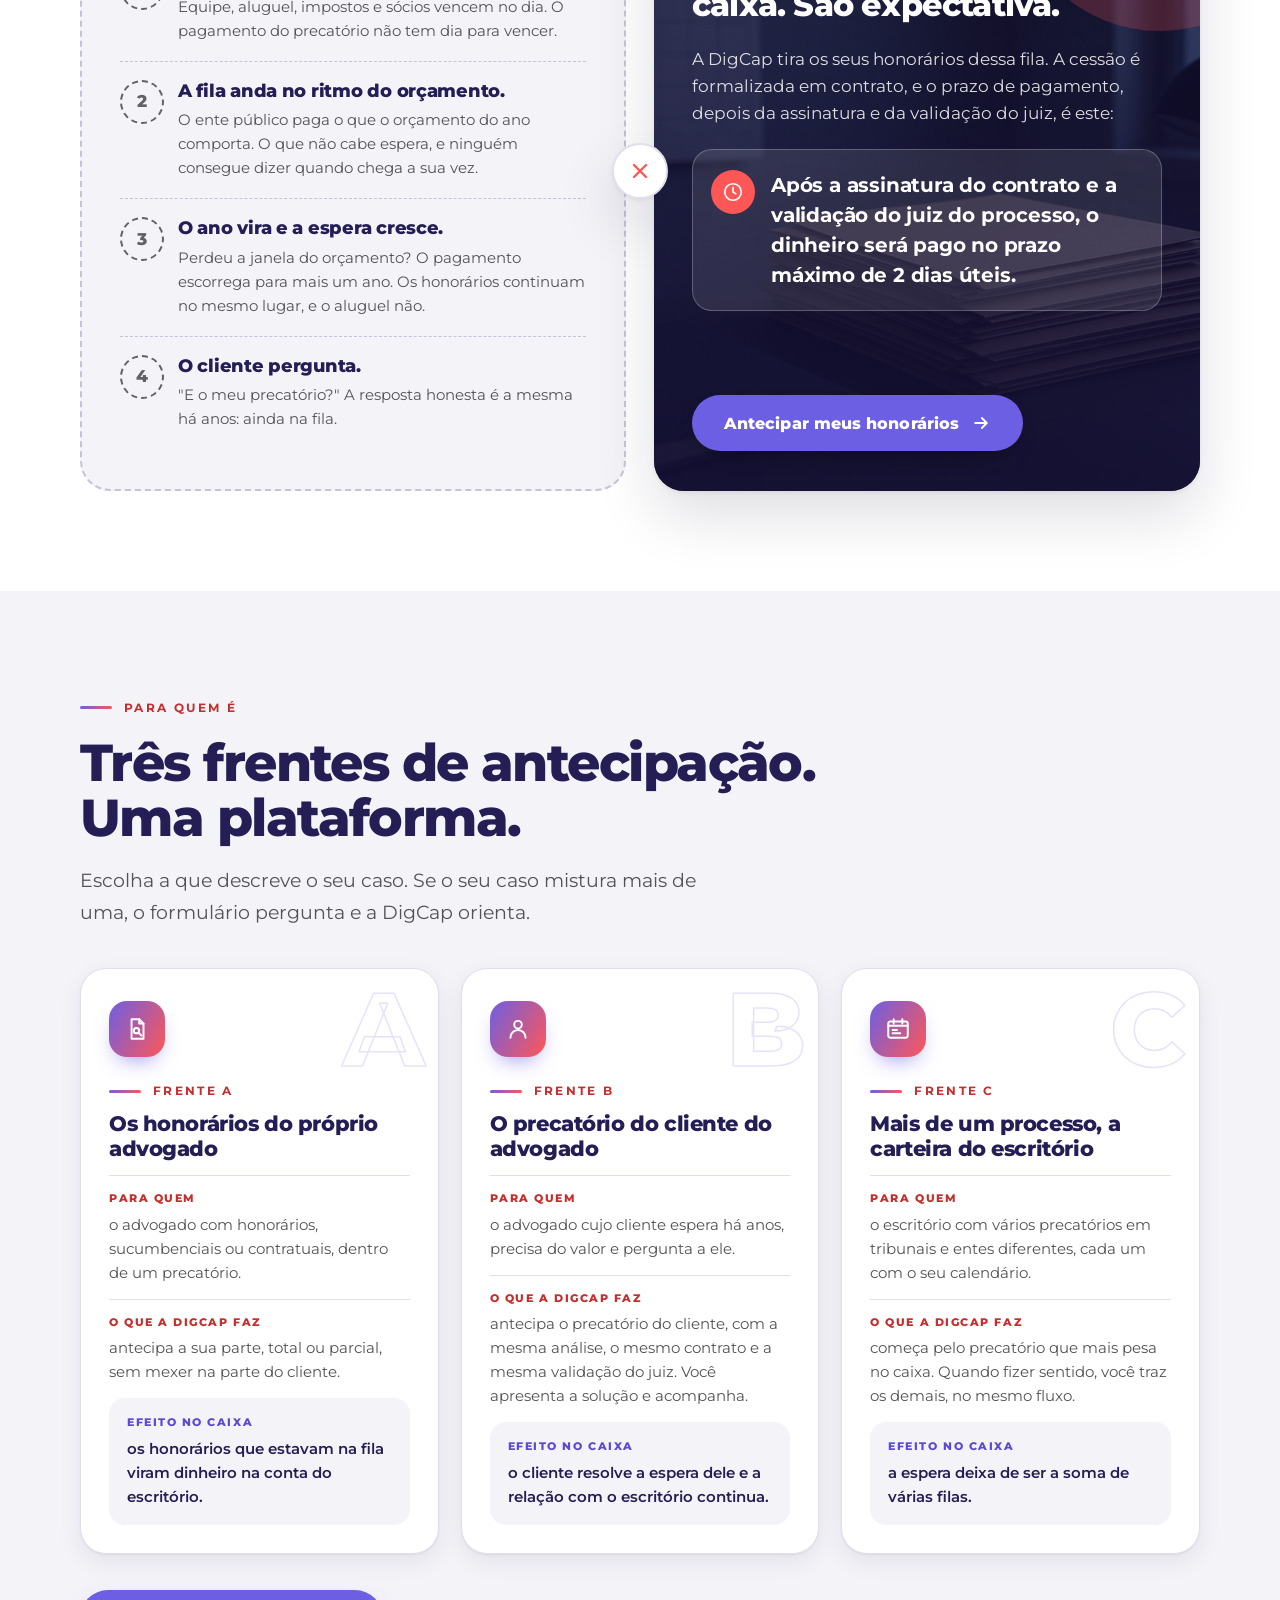
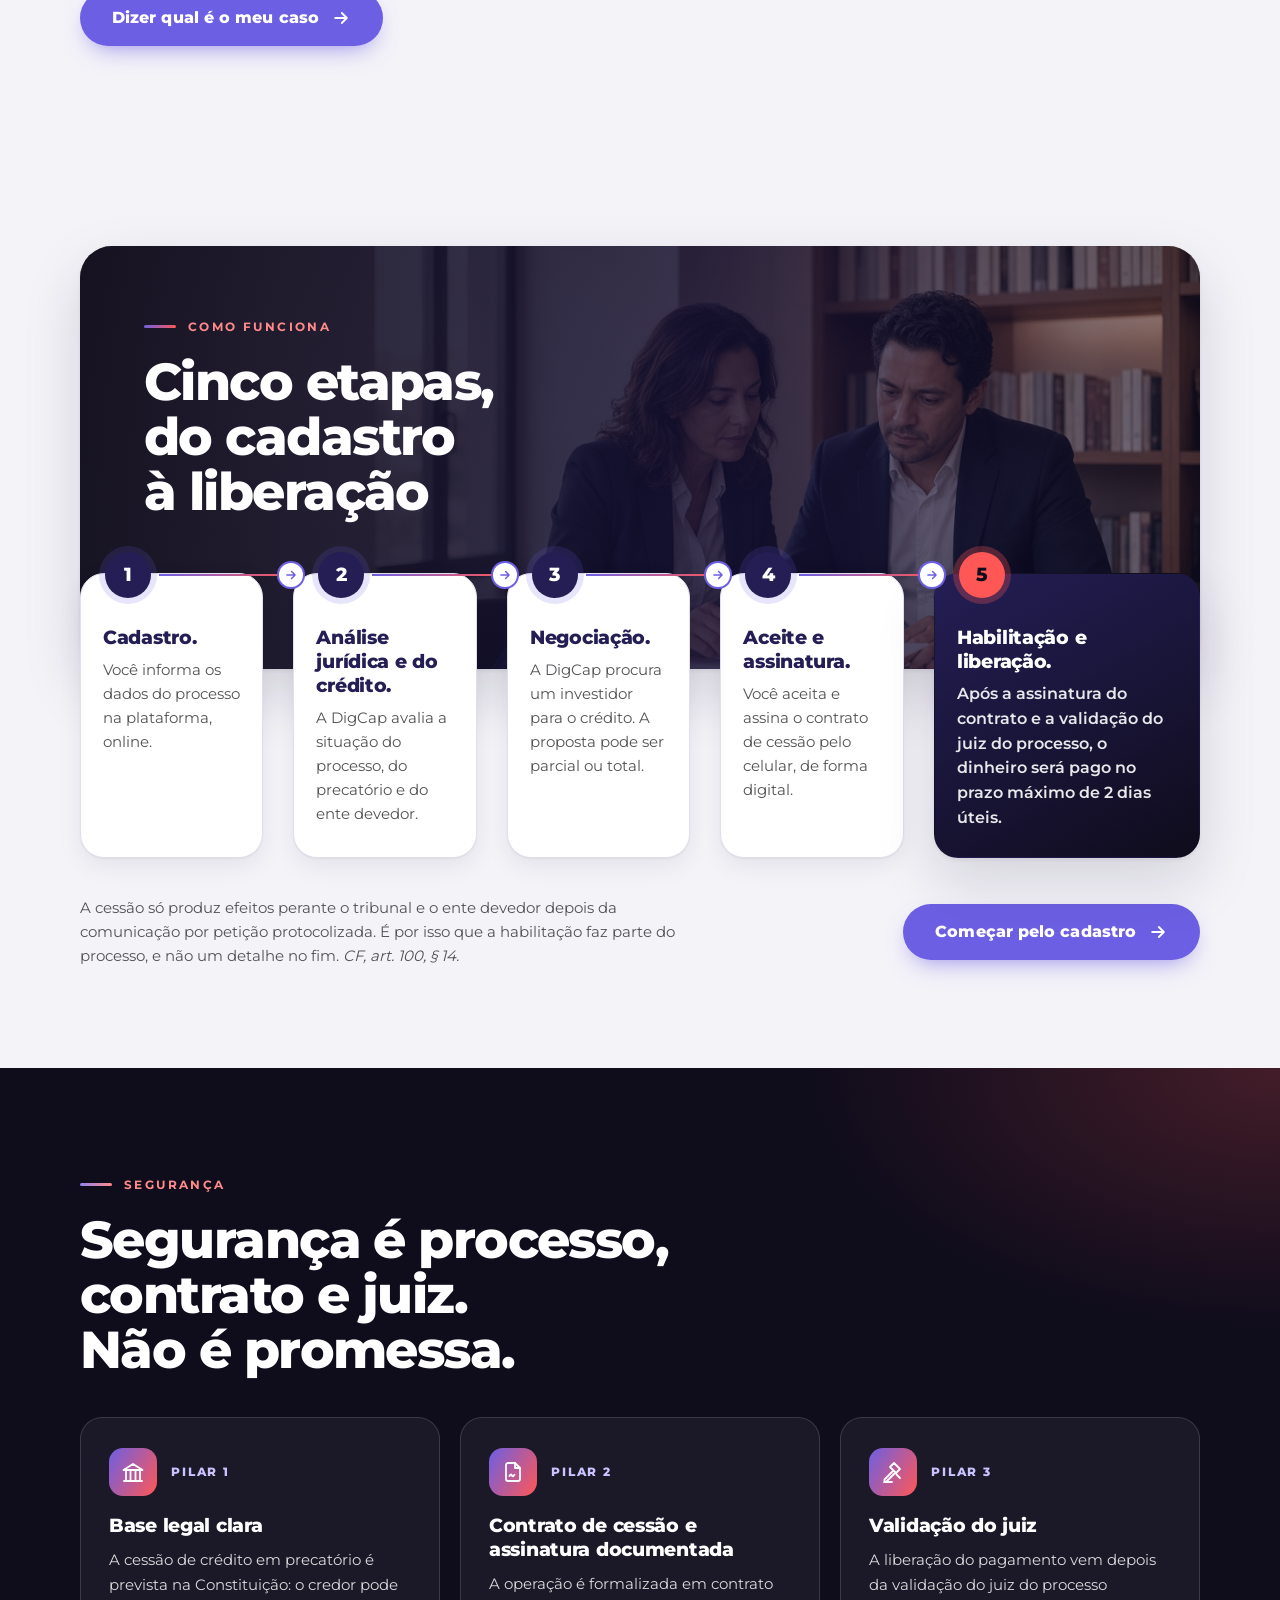
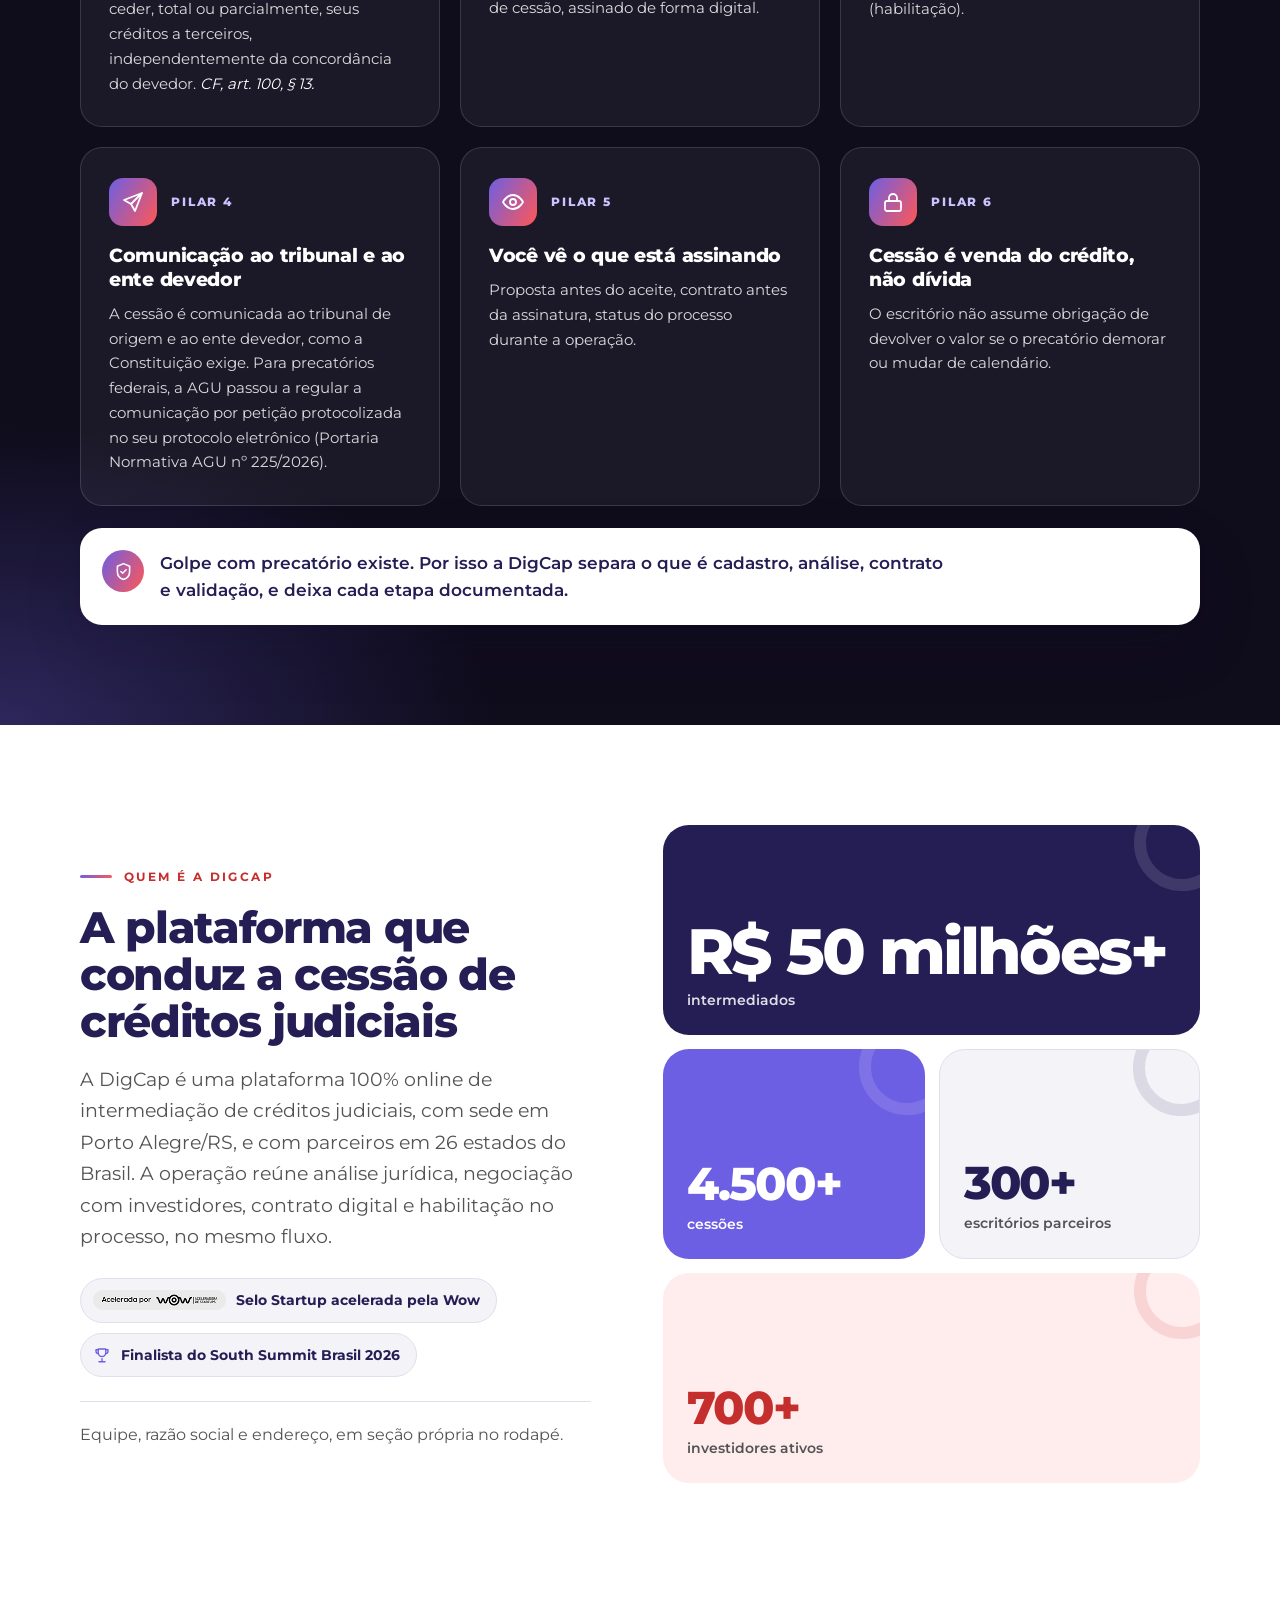
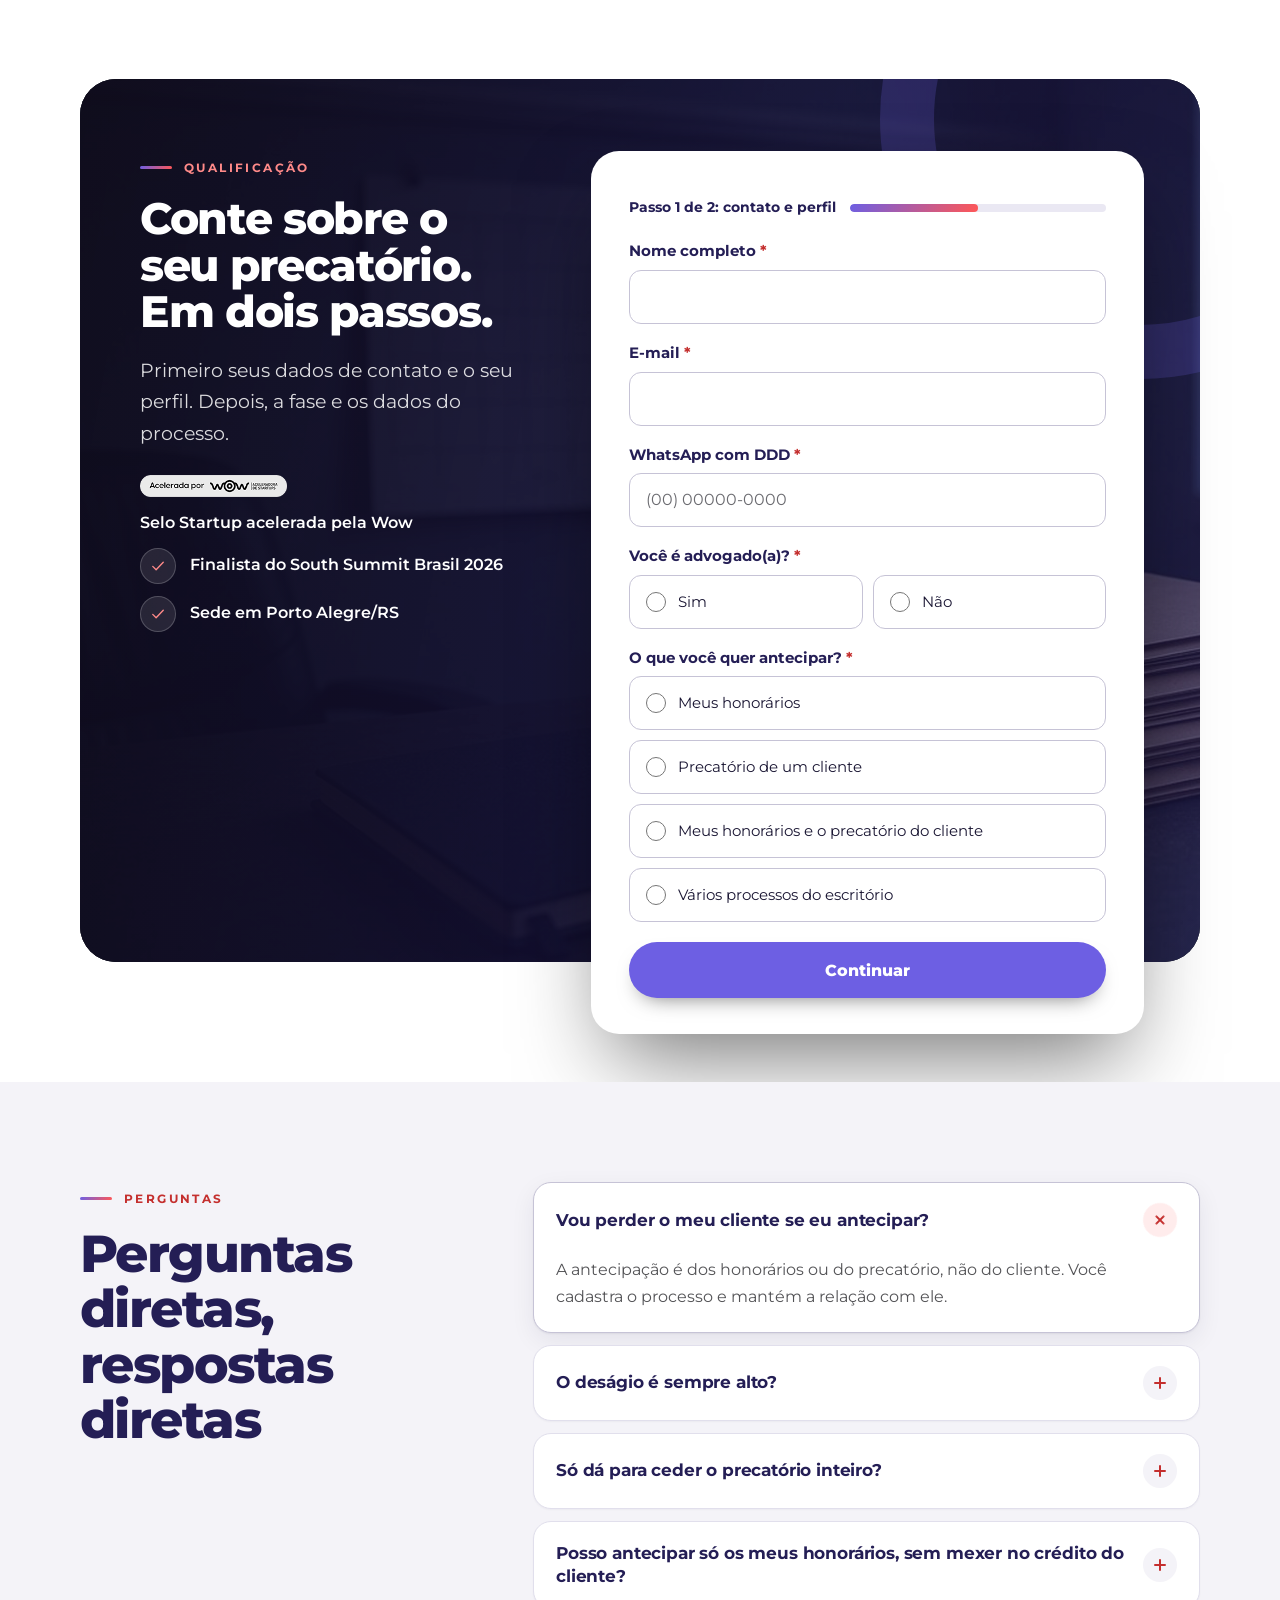
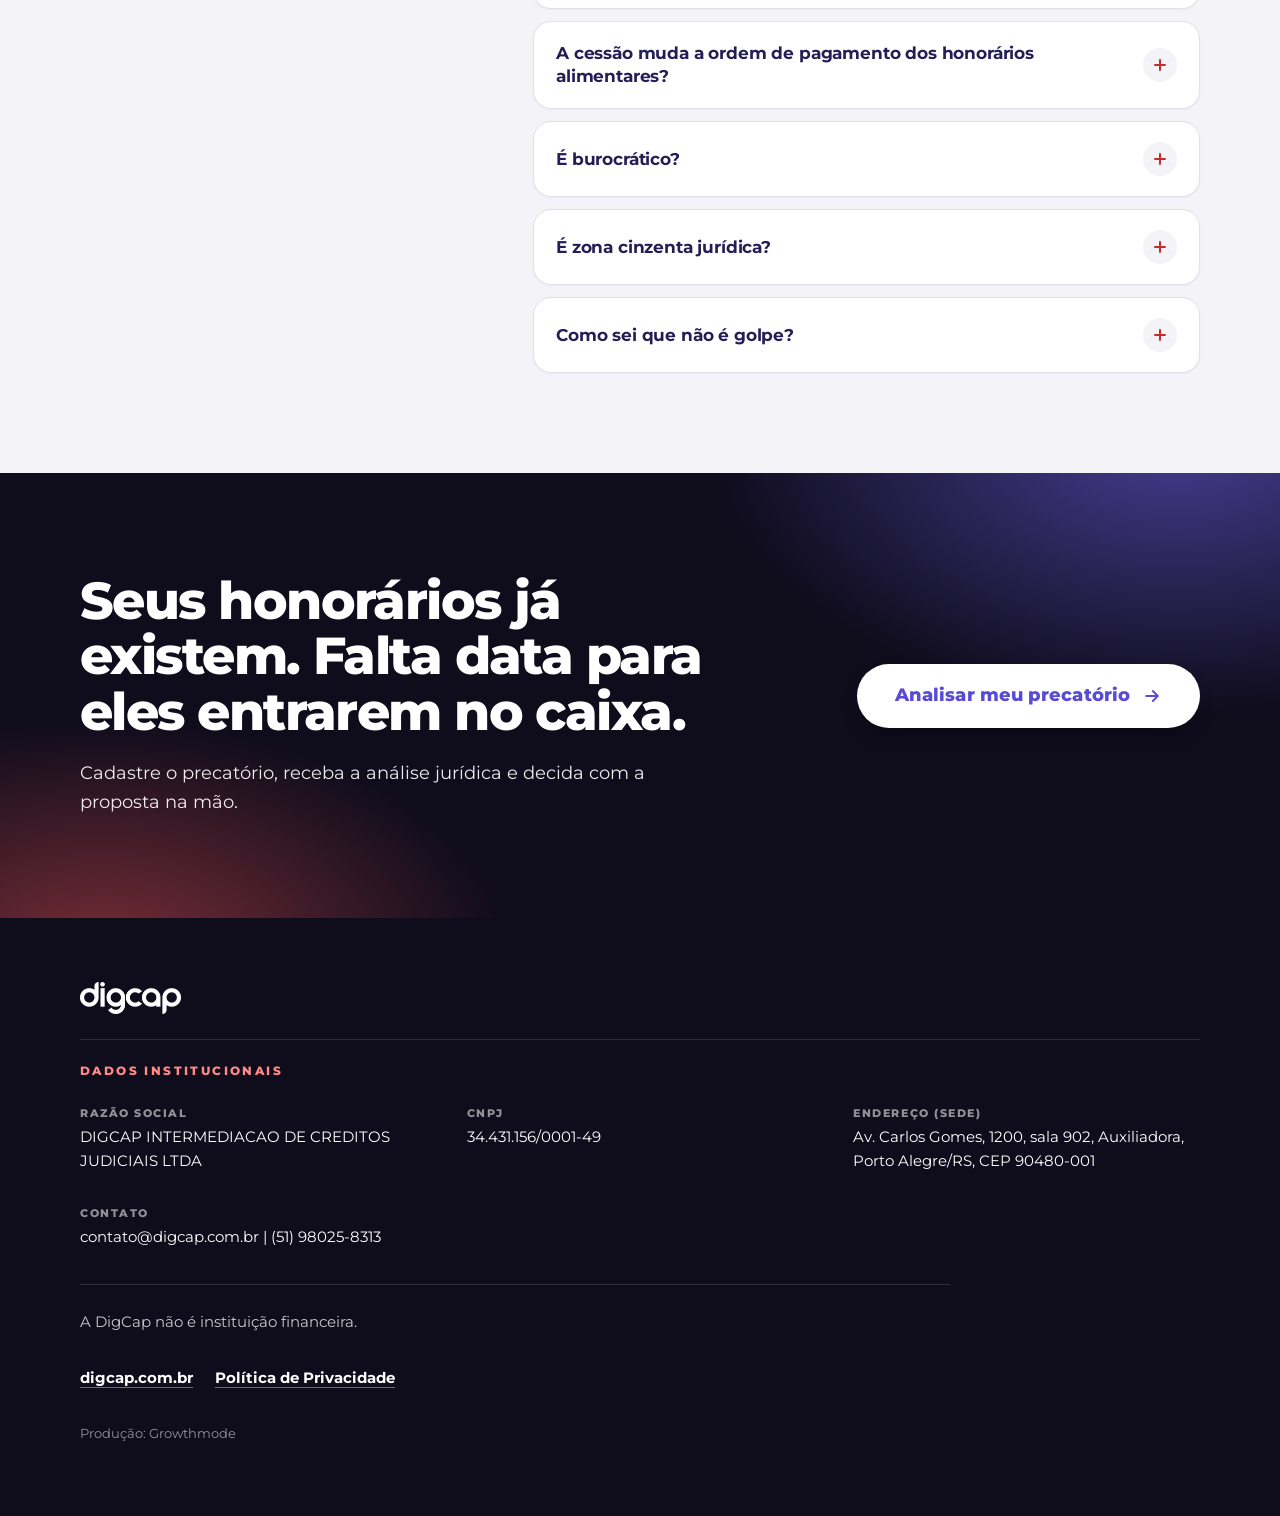
<file: precatorio-v4/index.html>
<!DOCTYPE html>
<html lang="pt-BR" data-direcao="v4" data-headline="A" data-form-step="1" data-perfil="advogado" data-honorarios="opcional" data-whatsapp="off" data-internal="off" data-frente="precatorio">
<head>
<meta charset="utf-8"><meta name="viewport" content="width=device-width, initial-scale=1">
<title>Antecipação de honorários em precatório | DigCap</title>
<meta name="description" content="Antecipe seus honorários de precatório com cessão documentada, análise jurídica e assinatura 100% online. Plataforma para advogados.">
<meta name="robots" content="noindex,nofollow">
<meta name="theme-color" content="#FFFFFF">
<link rel="preload" href="assets/fonts/montserrat-latin-var.woff2" as="font" type="font/woff2" crossorigin>
<link rel="icon" href="assets/logo/favicon-dc-64.png" type="image/png" sizes="64x64">
<link rel="apple-touch-icon" href="assets/logo/apple-touch-icon-dc-180.png">
<link rel="stylesheet" href="css/main.css">
<script>document.documentElement.className+=" js"</script>
<script src="js/main.js"></script>
</head>
<body>
<a class="skip" href="#conteudo">Ir para o conteúdo</a>
<header class="header" id="topo"><div class="container bar"><a class="logo" href="#hero"><img src="assets/logo/digcap-wordmark-roxo.png" width="88" height="28" alt="DigCap"></a><nav class="nav" aria-label="Seções da página"><a href="#caixa">A fila</a><a href="#para-quem-e">Frentes</a><a href="#como-funciona">Como funciona</a><a href="#seguro">Segurança</a><a href="#quem-e-a-digcap">A DigCap</a><a href="#faq">Perguntas</a></nav><a class="btn btn-p btn-sm" href="#qualificacao">Analisar meu precatório</a></div></header>
<main id="conteudo">
<section class="hero3" id="hero" data-section="hero" aria-labelledby="hero-title"><div class="container hero3-in"><div class="hero3-txt"><span class="eyebrow">Antecipação de honorários · Precatório</span><h1 id="hero-title"><span class="h1-a">Precatório sem data para receber?</span> <span class="h1-b">Antecipe seus honorários com cessão documentada.</span></h1><p class="sub">Você ganhou a causa. Os honorários ficaram na fila de um ente público. A DigCap conduz a cessão do crédito de honorários, 100% online, para o dinheiro entrar no caixa do escritório agora, e não só quando chegar sua vez na fila de pagamento.</p><a class="btn btn-p btn-lg" href="#qualificacao">Analisar meu precatório <svg class="ico-s" viewBox="0 0 24 24" aria-hidden="true"><path d="M5 12h14M13 6l6 6-6 6"/></svg></a></div><div class="hero3-media"><figure class="hero3-photo"><img src="assets/advogada.jpg" alt="Advogada em pé em um escritório, lendo documentos de um processo" width="864" height="1152" fetchpriority="high"><figcaption>Imagem ilustrativa</figcaption></figure><span class="hero3-seal"><svg class="ico-s" viewBox="0 0 24 24" aria-hidden="true"><circle cx="12" cy="12" r="9"/><path d="M3 12h18M12 3c3 3 3 15 0 18M12 3c-3 3-3 15 0 18"/></svg><span>100% online</span></span><aside class="ficha3" aria-label="Prévia da qualificação"><div class="fh"><b>Qualificação</b><span>Passo 1 de 2</span></div><div class="fbar"><i></i></div><ul><li style="--i:0"><span class="qn" aria-hidden="true">1</span> Nome, e-mail e WhatsApp</li><li style="--i:1"><span class="qn" aria-hidden="true">2</span> Você é advogado(a)?</li><li style="--i:2"><span class="qn" aria-hidden="true">3</span> O que quer antecipar</li></ul><p class="ff">No passo 2: fase e número do processo. Não é advogado(a)? Você também pode pedir a análise.</p></aside></div></div></section>
<section class="cred" data-section="credenciais" aria-label="Credenciais"><div class="container"><ul><li class="reveal cred-wow" style="--d:0.00s"><img class="wow-logo" src="assets/logo/logo-wow-aceleradora.png" width="260" height="39" alt=""><span><b class="t">Selo Startup acelerada pela Wow</b></span></li><li class="reveal" style="--d:0.06s"><span class="ci"><svg class="ico-s" viewBox="0 0 24 24" aria-hidden="true"><path d="M8 21h8M12 17v4M7 4h10v5a5 5 0 0 1-10 0z"/><path d="M17 5h3v2a3 3 0 0 1-3 3M7 5H4v2a3 3 0 0 0 3 3"/></svg></span><span><b class="t">Finalista do South Summit Brasil 2026</b></span></li><li class="reveal" style="--d:0.12s"><span class="ci"><svg class="ico-s" viewBox="0 0 24 24" aria-hidden="true"><rect x="2" y="6" width="20" height="12" rx="2"/><circle cx="12" cy="12" r="2.5"/><path d="M6 12h.01M18 12h.01"/></svg></span><span><b>R$ 50 milhões+</b> intermediados</span></li><li class="reveal" style="--d:0.18s"><span class="ci"><svg class="ico-s" viewBox="0 0 24 24" aria-hidden="true"><path d="M14 3H7a2 2 0 0 0-2 2v14a2 2 0 0 0 2 2h10a2 2 0 0 0 2-2V8z"/><path d="M14 3v5h5"/><path d="m9 15 2 2 4-4"/></svg></span><span><b>4.500+</b> cessões</span></li><li class="reveal" style="--d:0.24s"><span class="ci"><svg class="ico-s" viewBox="0 0 24 24" aria-hidden="true"><path d="M12 21s7-6.2 7-11a7 7 0 0 0-14 0c0 4.8 7 11 7 11z"/><circle cx="12" cy="10" r="2.5"/></svg></span><span><b class="t">Sede em Porto Alegre/RS</b></span></li></ul></div></section>
<section class="section " id="caixa" data-section="caixa"><div class="container"><div class="head reveal"><span class="eyebrow">Fila x caixa</span><h2>Os honorários estão na fila. A conta do escritório não.</h2><div class="lede"><p>A causa foi ganha. O trânsito em julgado saiu. O precatório foi expedido. E seus honorários continuam numa fila de pagamento, sem data para acontecer, enquanto a conta do escritório chega todo mês, no dia certo.</p></div></div><div class="versus"><div class="vs-col vs-fila"><span class="vs-tag"><svg class="ico-s" viewBox="0 0 24 24" aria-hidden="true"><circle cx="12" cy="12" r="9"/><path d="M12 7v5l3 2"/></svg> Na fila</span><ol class="fila"><li class="reveal" style="--d:0.00s"><span class="n" aria-hidden="true">1</span><div><h3>A conta chega, o precatório não.</h3><p>Equipe, aluguel, impostos e sócios vencem no dia. O pagamento do precatório não tem dia para vencer.</p></div></li><li class="reveal" style="--d:0.07s"><span class="n" aria-hidden="true">2</span><div><h3>A fila anda no ritmo do orçamento.</h3><p>O ente público paga o que o orçamento do ano comporta. O que não cabe espera, e ninguém consegue dizer quando chega a sua vez.</p></div></li><li class="reveal" style="--d:0.14s"><span class="n" aria-hidden="true">3</span><div><h3>O ano vira e a espera cresce.</h3><p>Perdeu a janela do orçamento? O pagamento escorrega para mais um ano. Os honorários continuam no mesmo lugar, e o aluguel não.</p></div></li><li class="reveal" style="--d:0.21s"><span class="n" aria-hidden="true">4</span><div><h3>O cliente pergunta.</h3><p>"E o meu precatório?" A resposta honesta é a mesma há anos: ainda na fila.</p></div></li></ol></div><span class="vs-sep" aria-hidden="true"><svg class="ico-s" viewBox="0 0 24 24" aria-hidden="true"><path d="M6 6l12 12M18 6 6 18"/></svg></span><div class="vs-col vs-caixa"><span class="vs-tag"><svg class="ico-s" viewBox="0 0 24 24" aria-hidden="true"><rect x="2" y="6" width="20" height="12" rx="2"/><circle cx="12" cy="12" r="2.5"/><path d="M6 12h.01M18 12h.01"/></svg> No caixa</span><p class="pull reveal">Honorários sem data não são caixa. São expectativa.</p><p class="fp reveal">A DigCap tira os seus honorários dessa fila. A cessão é formalizada em contrato, e o prazo de pagamento, depois da assinatura e da validação do juiz, é este:</p><blockquote class="prazo reveal"><span class="pi"><svg class="ico-s" viewBox="0 0 24 24" aria-hidden="true"><circle cx="12" cy="12" r="9"/><path d="M12 7v5l3 2"/></svg></span><span>Após a assinatura do contrato e a validação do juiz do processo, o dinheiro será pago no prazo máximo de 2 dias úteis.</span></blockquote><p class="vs-cta reveal"><a class="btn btn-p" href="#qualificacao">Antecipar meus honorários <svg class="ico-s" viewBox="0 0 24 24" aria-hidden="true"><path d="M5 12h14M13 6l6 6-6 6"/></svg></a></p></div></div></div></section>
<section class="section sec-soft" id="para-quem-e" data-section="para-quem-e"><div class="container"><div class="head reveal"><span class="eyebrow">Para quem é</span><h2>Três frentes de antecipação. Uma plataforma.</h2><div class="lede"><p>Escolha a que descreve o seu caso. Se o seu caso mistura mais de uma, o formulário pergunta e a DigCap orienta.</p></div></div><div class="cards4"><article class="fcard4 reveal" style="--d:0.00s" data-front="a"><span class="gl" aria-hidden="true">A</span><div class="fc-top"><span class="ic"><svg class="ico-s" viewBox="0 0 24 24" aria-hidden="true"><path d="M7 3h7l4 4v14H7z"/><path d="M14 3v4h4"/><circle cx="11.5" cy="13.5" r="2.5"/><path d="M13.3 15.3L16 18"/></svg></span><span class="eyebrow">Frente A</span><h3>Os honorários do próprio advogado</h3></div><div class="fc-rows"><div class="frow4"><span class="fl">Para quem</span><p>o advogado com honorários, sucumbenciais ou contratuais, dentro de um precatório.</p></div><div class="frow4"><span class="fl">O que a DigCap faz</span><p>antecipa a sua parte, total ou parcial, sem mexer na parte do cliente.</p></div><div class="frow4 fx"><span class="fl">Efeito no caixa</span><p>os honorários que estavam na fila viram dinheiro na conta do escritório.</p></div></div></article><article class="fcard4 reveal" style="--d:0.08s" data-front="b"><span class="gl" aria-hidden="true">B</span><div class="fc-top"><span class="ic"><svg class="ico-s" viewBox="0 0 24 24" aria-hidden="true"><circle cx="12" cy="8" r="3.5"/><path d="M5 20a7 7 0 0 1 14 0"/></svg></span><span class="eyebrow">Frente B</span><h3>O precatório do cliente do advogado</h3></div><div class="fc-rows"><div class="frow4"><span class="fl">Para quem</span><p>o advogado cujo cliente espera há anos, precisa do valor e pergunta a ele.</p></div><div class="frow4"><span class="fl">O que a DigCap faz</span><p>antecipa o precatório do cliente, com a mesma análise, o mesmo contrato e a mesma validação do juiz. Você apresenta a solução e acompanha.</p></div><div class="frow4 fx"><span class="fl">Efeito no caixa</span><p>o cliente resolve a espera dele e a relação com o escritório continua.</p></div></div></article><article class="fcard4 reveal" style="--d:0.16s" data-front="c"><span class="gl" aria-hidden="true">C</span><div class="fc-top"><span class="ic"><svg class="ico-s" viewBox="0 0 24 24" aria-hidden="true"><rect x="3" y="5" width="18" height="15" rx="2"/><path d="M3 9h18M8 3v4M16 3v4"/><path d="M7 13h4M7 16h7"/></svg></span><span class="eyebrow">Frente C</span><h3>Mais de um processo, a carteira do escritório</h3></div><div class="fc-rows"><div class="frow4"><span class="fl">Para quem</span><p>o escritório com vários precatórios em tribunais e entes diferentes, cada um com o seu calendário.</p></div><div class="frow4"><span class="fl">O que a DigCap faz</span><p>começa pelo precatório que mais pesa no caixa. Quando fizer sentido, você traz os demais, no mesmo fluxo.</p></div><div class="frow4 fx"><span class="fl">Efeito no caixa</span><p>a espera deixa de ser a soma de várias filas.</p></div></div></article></div><p class="cta-row reveal"><a class="btn btn-p" href="#qualificacao">Dizer qual é o meu caso <svg class="ico-s" viewBox="0 0 24 24" aria-hidden="true"><path d="M5 12h14M13 6l6 6-6 6"/></svg></a></p></div></section>
<section class="section como3" id="como-funciona" data-section="como-funciona"><div class="container"><div class="como-banner"><img src="assets/hero-escritorio.jpg" alt="Duas pessoas analisando documentos de um processo em uma mesa de escritório" width="1280" height="720" loading="lazy"><div class="como-banner-in reveal"><span class="eyebrow">Como funciona</span><h2>Cinco etapas, do cadastro à liberação</h2></div></div><ol class="steps steps4"><li class="step reveal" style="--d:0.00s"><span class="n">1</span><span class="link" aria-hidden="true"><span class="ar ar-r"><svg class="ico-s" viewBox="0 0 24 24" aria-hidden="true"><path d="M5 12h14M13 6l6 6-6 6"/></svg></span><span class="ar ar-d"><svg class="ico-s" viewBox="0 0 24 24" aria-hidden="true"><path d="M12 5v14M6 13l6 6 6-6"/></svg></span></span><h3>Cadastro.</h3><p>Você informa os dados do processo na plataforma, online.</p></li><li class="step reveal" style="--d:0.07s"><span class="n">2</span><span class="link" aria-hidden="true"><span class="ar ar-r"><svg class="ico-s" viewBox="0 0 24 24" aria-hidden="true"><path d="M5 12h14M13 6l6 6-6 6"/></svg></span><span class="ar ar-d"><svg class="ico-s" viewBox="0 0 24 24" aria-hidden="true"><path d="M12 5v14M6 13l6 6 6-6"/></svg></span></span><h3>Análise jurídica e do crédito.</h3><p>A DigCap avalia a situação do processo, do precatório e do ente devedor.</p></li><li class="step reveal" style="--d:0.14s"><span class="n">3</span><span class="link" aria-hidden="true"><span class="ar ar-r"><svg class="ico-s" viewBox="0 0 24 24" aria-hidden="true"><path d="M5 12h14M13 6l6 6-6 6"/></svg></span><span class="ar ar-d"><svg class="ico-s" viewBox="0 0 24 24" aria-hidden="true"><path d="M12 5v14M6 13l6 6 6-6"/></svg></span></span><h3>Negociação.</h3><p>A DigCap procura um investidor para o crédito. A proposta pode ser parcial ou total.</p></li><li class="step reveal" style="--d:0.21s"><span class="n">4</span><span class="link" aria-hidden="true"><span class="ar ar-r"><svg class="ico-s" viewBox="0 0 24 24" aria-hidden="true"><path d="M5 12h14M13 6l6 6-6 6"/></svg></span><span class="ar ar-d"><svg class="ico-s" viewBox="0 0 24 24" aria-hidden="true"><path d="M12 5v14M6 13l6 6 6-6"/></svg></span></span><h3>Aceite e assinatura.</h3><p>Você aceita e assina o contrato de cessão pelo celular, de forma digital.</p></li><li class="step reveal" style="--d:0.28s"><span class="n">5</span><h3>Habilitação e liberação.</h3><p>Após a assinatura do contrato e a validação do juiz do processo, o dinheiro será pago no prazo máximo de 2 dias úteis.</p></li></ol><div class="como-foot reveal"><p class="passo-nota">A cessão só produz efeitos perante o tribunal e o ente devedor depois da comunicação por petição protocolizada. É por isso que a habilitação faz parte do processo, e não um detalhe no fim. <em>CF, art. 100, § 14.</em></p><a class="btn btn-p" href="#qualificacao">Começar pelo cadastro <svg class="ico-s" viewBox="0 0 24 24" aria-hidden="true"><path d="M5 12h14M13 6l6 6-6 6"/></svg></a></div></div></section>
<section class="section seg3 seg4 on-dark" id="seguro" data-section="seguro"><div class="container"><div class="head reveal"><span class="eyebrow">Segurança</span><h2>Segurança é processo, contrato e juiz. Não é promessa.</h2></div><ul class="pgrid"><li class="pillar4 reveal" style="--d:0.00s"><div class="pt"><span class="pi"><svg class="ico-s" viewBox="0 0 24 24" aria-hidden="true"><path d="M3 21h18M5 21V10M9.5 21V10M14.5 21V10M19 21V10M2.5 10 12 4l9.5 6z"/></svg></span><span class="pn">Pilar 1</span></div><h3>Base legal clara</h3><p>A cessão de crédito em precatório é prevista na Constituição: o credor pode ceder, total ou parcialmente, seus créditos a terceiros, independentemente da concordância do devedor. <em>CF, art. 100, § 13.</em></p></li><li class="pillar4 reveal" style="--d:0.08s"><div class="pt"><span class="pi"><svg class="ico-s" viewBox="0 0 24 24" aria-hidden="true"><path d="M14 3H7a2 2 0 0 0-2 2v14a2 2 0 0 0 2 2h10a2 2 0 0 0 2-2V8z"/><path d="M14 3v5h5"/><path d="M8.5 16c1.2-2 2-2 2.5-.5s1.3 1 2.5-.8"/></svg></span><span class="pn">Pilar 2</span></div><h3>Contrato de cessão e assinatura documentada</h3><p>A operação é formalizada em contrato de cessão, assinado de forma digital.</p></li><li class="pillar4 reveal" style="--d:0.16s"><div class="pt"><span class="pi"><svg class="ico-s" viewBox="0 0 24 24" aria-hidden="true"><path d="m14 13-8.5 8.5a1.5 1.5 0 0 1-2-2L12 11M9 7l4-4 6 6-4 4zM15.5 14.5 19 18M3 22h8"/></svg></span><span class="pn">Pilar 3</span></div><h3>Validação do juiz</h3><p>A liberação do pagamento vem depois da validação do juiz do processo (habilitação).</p></li><li class="pillar4 reveal" style="--d:0.00s"><div class="pt"><span class="pi"><svg class="ico-s" viewBox="0 0 24 24" aria-hidden="true"><path d="M21 3 10 14M21 3l-7 18-4-7-7-4z"/></svg></span><span class="pn">Pilar 4</span></div><h3>Comunicação ao tribunal e ao ente devedor</h3><p>A cessão é comunicada ao tribunal de origem e ao ente devedor, como a Constituição exige. Para precatórios federais, a AGU passou a regular a comunicação por petição protocolizada no seu protocolo eletrônico (Portaria Normativa AGU nº 225/2026).</p></li><li class="pillar4 reveal" style="--d:0.08s"><div class="pt"><span class="pi"><svg class="ico-s" viewBox="0 0 24 24" aria-hidden="true"><path d="M2 12s3.6-7 10-7 10 7 10 7-3.6 7-10 7S2 12 2 12z"/><circle cx="12" cy="12" r="3"/></svg></span><span class="pn">Pilar 5</span></div><h3>Você vê o que está assinando</h3><p>Proposta antes do aceite, contrato antes da assinatura, status do processo durante a operação.</p></li><li class="pillar4 reveal" style="--d:0.16s"><div class="pt"><span class="pi"><svg class="ico-s" viewBox="0 0 24 24" aria-hidden="true"><rect x="4" y="11" width="16" height="10" rx="2"/><path d="M8 11V8a4 4 0 0 1 8 0v3"/></svg></span><span class="pn">Pilar 6</span></div><h3>Cessão é venda do crédito, não dívida</h3><p>O escritório não assume obrigação de devolver o valor se o precatório demorar ou mudar de calendário.</p></li></ul><p class="closing reveal"><span class="ci"><svg class="ico-s" viewBox="0 0 24 24" aria-hidden="true"><path d="M12 3 5 6v6c0 4.5 3 8 7 9 4-1 7-4.5 7-9V6z"/><path d="m9 12 2 2 4-4"/></svg></span><span>Golpe com precatório existe. Por isso a DigCap separa o que é cadastro, análise, contrato e validação, e deixa cada etapa documentada.</span></p></div></section>
<section class="section " id="quem-e-a-digcap" data-section="quem-e-a-digcap"><div class="container"><div class="quem3"><div class="quem3-txt reveal"><span class="eyebrow">Quem é a DigCap</span><h2>A plataforma que conduz a cessão de créditos judiciais</h2><div class="lede"><p>A DigCap é uma plataforma 100% online de intermediação de créditos judiciais, com sede em Porto Alegre/RS, e com parceiros em 26 estados do Brasil. A operação reúne análise jurídica, negociação com investidores, contrato digital e habilitação no processo, no mesmo fluxo.</p></div><ul class="badges3"><li class="badge-wow"><img class="wow-logo" src="assets/logo/logo-wow-aceleradora.png" width="260" height="39" alt="">Selo Startup acelerada pela Wow</li><li><svg class="ico-s" viewBox="0 0 24 24" aria-hidden="true"><path d="M8 21h8M12 17v4M7 4h10v5a5 5 0 0 1-10 0z"/><path d="M17 5h3v2a3 3 0 0 1-3 3M7 5H4v2a3 3 0 0 0 3 3"/></svg>Finalista do South Summit Brasil 2026</li></ul><p class="por">Equipe, razão social e endereço, em seção própria no rodapé.</p></div><ul class="tiles"><li class="tile t1 reveal" style="--d:0.00s"><b>R$ 50 milhões+</b><span>intermediados</span></li><li class="tile t2 reveal" style="--d:0.07s"><b>4.500+</b><span>cessões</span></li><li class="tile t3 reveal" style="--d:0.14s"><b>300+</b><span>escritórios parceiros</span></li><li class="tile t4 reveal" style="--d:0.21s"><b>700+</b><span>investidores ativos</span></li></ul></div></div></section>
<section class="section form3" id="qualificacao" data-section="qualificacao"><div class="container"><div class="form3-panel"><div class="form3-bg" aria-hidden="true"></div><div class="form3-grid"><div class="form-intro"><span class="eyebrow">Qualificação</span><h2>Conte sobre o seu precatório. Em dois passos.</h2><div class="lede"><p>Primeiro seus dados de contato e o seu perfil. Depois, a fase e os dados do processo.</p></div><ul class="trust"><li class="trust-wow"><img class="wow-logo" src="assets/logo/logo-wow-aceleradora.png" width="260" height="39" alt="">Selo Startup acelerada pela Wow</li><li><span class="ci"><svg class="ico-s" viewBox="0 0 24 24" aria-hidden="true"><path d="m5 12.5 4.5 4.5L19 7"/></svg></span>Finalista do South Summit Brasil 2026</li><li><span class="ci"><svg class="ico-s" viewBox="0 0 24 24" aria-hidden="true"><path d="m5 12.5 4.5 4.5L19 7"/></svg></span>Sede em Porto Alegre/RS</li></ul></div><div class="form-card"><div class="progress" aria-live="polite"><span id="progress-label">Passo 1 de 2: contato e perfil</span><div class="t"><div class="b"></div></div></div><form id="form-qualificacao" novalidate action="#" method="post"><div class="hid" aria-hidden="true">
<input type="hidden" name="utm_source" id="utm_source">
<input type="hidden" name="utm_medium" id="utm_medium">
<input type="hidden" name="utm_campaign" id="utm_campaign">
<input type="hidden" name="utm_term" id="utm_term">
<input type="hidden" name="utm_content" id="utm_content">
<input type="hidden" name="gclid" id="gclid">
<input type="hidden" name="wbraid" id="wbraid">
<input type="hidden" name="gbraid" id="gbraid">
<input type="hidden" name="fbclid" id="fbclid">
<input type="hidden" name="gclid_last" id="gclid_last">
<input type="hidden" name="fbclid_last" id="fbclid_last">
<input type="hidden" name="wbraid_last" id="wbraid_last">
<input type="hidden" name="gbraid_last" id="gbraid_last">
<input type="hidden" name="_fbp" id="_fbp">
<input type="hidden" name="_fbc" id="_fbc">
<input type="hidden" name="ga_client_id" id="ga_client_id">
<input type="hidden" name="consent_version" id="consent_version">
<input type="hidden" name="landing_url" id="landing_url">
<input type="hidden" name="referrer" id="referrer">
<input type="hidden" name="form_id" id="form_id" value="lp_advogados">
<input type="hidden" name="lp_frente" id="lp_frente" value="precatorio">
<input type="hidden" name="lp_variant" id="lp_variant" value="frente-precatorio-v4">
<input type="hidden" name="headline_variant" id="headline_variant" value="A">
<input type="hidden" name="submitted_at" id="submitted_at"></div><div class="fstep" id="step-1"><div class="field" id="field-nome"><label class="lbl" for="nome">Nome completo<span class="req" aria-hidden="true"> *</span></label><input class="ctl" id="nome" name="nome" autocomplete="name"><p class="field-error">Informe seu nome completo.</p></div><div class="field" id="field-email"><label class="lbl" for="email">E-mail<span class="req" aria-hidden="true"> *</span></label><input class="ctl" type="email" id="email" name="email" autocomplete="email"><p class="field-error">Informe um e-mail válido.</p></div><div class="field" id="field-telefone"><label class="lbl" for="telefone">WhatsApp com DDD<span class="req" aria-hidden="true"> *</span></label><input class="ctl" type="tel" id="telefone" name="telefone" autocomplete="tel" placeholder="(00) 00000-0000"><p class="field-error">Informe um WhatsApp com DDD.</p></div><fieldset class="field" id="field-advogado"><legend class="lbl">Você é advogado(a)?<span class="req" aria-hidden="true"> *</span></legend><div class="choices row"><label class="choice"><input type="radio" name="e_advogado" value="sim"> <span>Sim</span></label><label class="choice"><input type="radio" name="e_advogado" value="nao"> <span>Não</span></label></div><p class="perfil-note pf-tit" role="status">Sem problema. Se o precatório é seu ou da sua família, você também pode pedir uma análise. Responda as próximas perguntas e um especialista da DigCap entra em contato.</p><p class="field-error">Selecione uma opção.</p></fieldset><fieldset class="field pf-adv" id="field-o-que"><legend class="lbl">O que você quer antecipar?<span class="req" aria-hidden="true"> *</span></legend><div class="choices"><label class="choice"><input type="radio" name="o_que_antecipar" value="honorarios"> <span>Meus honorários</span></label><label class="choice"><input type="radio" name="o_que_antecipar" value="credito_cliente"> <span>Precatório de um cliente</span></label><label class="choice"><input type="radio" name="o_que_antecipar" value="honorarios_e_credito_cliente"> <span>Meus honorários e o precatório do cliente</span></label><label class="choice"><input type="radio" name="o_que_antecipar" value="carteira"> <span>Vários processos do escritório</span></label></div><p class="field-error">Selecione uma opção.</p></fieldset><fieldset class="field pf-tit" id="field-o-que-tit"><legend class="lbl">O que você quer antecipar?<span class="req" aria-hidden="true"> *</span></legend><div class="choices"><label class="choice"><input type="radio" name="o_que_antecipar_titular" value="credito_proprio"> <span>Um precatório em meu nome</span></label><label class="choice"><input type="radio" name="o_que_antecipar_titular" value="credito_heranca"> <span>Um precatório de herança ou de familiar</span></label><label class="choice"><input type="radio" name="o_que_antecipar_titular" value="nao_sei"> <span>Ainda não sei, quero entender</span></label></div><p class="field-error">Selecione uma opção.</p></fieldset><div class="actions"><button type="button" class="btn btn-p" id="btn-continuar">Continuar</button></div></div><div class="fstep" id="step-2"><div class="field" id="field-fase"><label class="lbl" for="fase">Fase do processo<span class="req" aria-hidden="true"> *</span></label><select class="ctl" id="fase" name="fase"><option value="">Selecione</option><option value="antes_expedicao">Em andamento, antes da expedição do precatório</option><option value="expedido">Precatório expedido, aguardando pagamento</option><option value="nao_sei">Não sei informar</option></select><p class="field-error">Selecione a fase.</p></div><fieldset class="field pf-adv" id="field-qtd"><legend class="lbl">Se as propostas fizerem sentido, quantos precatórios o escritório teria para antecipar?<span class="req" aria-hidden="true"> *</span></legend><div class="choices row"><label class="choice"><input type="radio" name="qtd_processos" value="1"> <span>1</span></label><label class="choice"><input type="radio" name="qtd_processos" value="2_a_5"> <span>2 a 5</span></label><label class="choice"><input type="radio" name="qtd_processos" value="mais_de_5"> <span>Mais de 5</span></label></div><p class="field-error">Selecione uma opção.</p></fieldset><fieldset class="field pf-tit" id="field-tem-adv"><legend class="lbl">O processo tem advogado(a)?<span class="req" aria-hidden="true"> *</span></legend><div class="choices row"><label class="choice"><input type="radio" name="tem_advogado" value="sim"> <span>Sim</span></label><label class="choice"><input type="radio" name="tem_advogado" value="nao"> <span>Não</span></label><label class="choice"><input type="radio" name="tem_advogado" value="nao_sei"> <span>Não sei</span></label></div><p class="field-error">Selecione uma opção.</p></fieldset><div class="field" id="field-processo"><label class="lbl" for="processo">Número do processo<span class="req" aria-hidden="true"> *</span></label><input class="ctl" id="processo" name="processo" required aria-required="true" type="text" inputmode="numeric" autocomplete="off" autocorrect="off" spellcheck="false" aria-describedby="processo-hint"><p class="field-hint" id="processo-hint">20 dígitos, ex.: 0001234-91.2019.8.26.0053. Vale o número do processo ou o do precatório (está na capa, na intimação ou no ofício). Pode colar com ou sem pontuação.</p><p class="field-error">Informe o número do processo (20 dígitos, no formato 0000000-00.AAAA.J.TR.0000).</p></div><div class="field pf-adv" id="field-honorarios"><label class="lbl" for="percentual_honorarios">% de honorários neste processo<span class="req hon-req" aria-hidden="true"> *</span><span class="opt hon-opt"> (opcional)</span></label><div class="pct"><input class="ctl" id="percentual_honorarios" name="percentual_honorarios" type="text" inputmode="numeric" autocomplete="off" autocorrect="off" spellcheck="false" aria-describedby="honorarios-hint"><span class="pct-sym" aria-hidden="true">%</span></div><p class="field-hint" id="honorarios-hint">Número inteiro de 1 a 100, ex.: 30.</p><p class="field-error">Informe o % de honorários neste processo, de 1 a 100.</p></div><div class="field" id="field-consentimento"><label class="choice consent"><input type="checkbox" id="consentimento" name="consentimento" value="sim"><span>Li e concordo com a <a href="#aviso-privacidade">Política de Privacidade</a> da DigCap e autorizo o contato sobre a minha solicitação.</span></label><p class="field-error">É necessário concordar para enviar.</p></div><p class="submit-error" id="submit-error" role="alert">Não foi possível enviar agora. Tente novamente em instantes.</p><div class="actions"><button type="button" class="btn btn-s" id="btn-voltar">Voltar</button><button type="submit" class="btn btn-p" id="btn-enviar">Enviar para análise</button></div></div><div class="fstep" id="step-thanks" tabindex="-1"><div class="thanks" id="screen-obrigado"><h3>Recebemos seu cadastro</h3><p class="pf-adv">Recebemos seu cadastro. Um especialista da DigCap vai analisar o seu precatório e entrar em contato.</p><p class="pf-tit">Um especialista da DigCap vai analisar as informações do seu precatório e falar com você pelo WhatsApp ou e-mail informado. Você só decide depois de conhecer a proposta, se houver uma.</p></div></div></form></div></div></div></div></section>
<section class="section sec-soft" id="faq" data-section="faq"><div class="container"><div class="faq3"><div class="head faq3-head reveal"><span class="eyebrow">Perguntas</span><h2>Perguntas diretas, respostas diretas</h2></div><div class="faq"><div class="faq-item is-open reveal"><h3><button type="button" class="faq-q" aria-expanded="true" aria-controls="faq-a0" id="faq-q0">Vou perder o meu cliente se eu antecipar?</button></h3><div class="faq-a" id="faq-a0" role="region" aria-labelledby="faq-q0"><p>A antecipação é dos honorários ou do precatório, não do cliente. Você cadastra o processo e mantém a relação com ele.</p></div></div><div class="faq-item reveal"><h3><button type="button" class="faq-q" aria-expanded="false" aria-controls="faq-a1" id="faq-q1">O deságio é sempre alto?</button></h3><div class="faq-a" id="faq-a1" role="region" aria-labelledby="faq-q1"><p>O deságio depende do caso: valor, ente devedor, posição na fila e fase do processo. Por isso a DigCap analisa o crédito antes de propor, e a decisão de aceitar é sua. Sem número aqui, porque número sem análise não serve a nenhum advogado.</p></div></div><div class="faq-item reveal"><h3><button type="button" class="faq-q" aria-expanded="false" aria-controls="faq-a2" id="faq-q2">Só dá para ceder o precatório inteiro?</button></h3><div class="faq-a" id="faq-a2" role="region" aria-labelledby="faq-q2"><p>Não. A cessão pode ser parcial ou total, conforme a proposta. <em>CF, art. 100, § 13 (total ou parcialmente).</em></p></div></div><div class="faq-item reveal"><h3><button type="button" class="faq-q" aria-expanded="false" aria-controls="faq-a3" id="faq-q3">Posso antecipar só os meus honorários, sem mexer no crédito do cliente?</button></h3><div class="faq-a" id="faq-a3" role="region" aria-labelledby="faq-q3"><p>Pode. Você escolhe entre antecipar só os seus honorários, o precatório de um cliente ou os dois. O titular decide sobre o crédito dele.</p></div></div><div class="faq-item reveal"><h3><button type="button" class="faq-q" aria-expanded="false" aria-controls="faq-a4" id="faq-q4">A cessão muda a ordem de pagamento dos honorários alimentares?</button></h3><div class="faq-a" id="faq-a4" role="region" aria-labelledby="faq-q4"><p>A Constituição prevê que, na cessão, o cessionário não se beneficia da preferência dos §§ 2º e 3º do art. 100 (idosos, doentes graves, pessoas com deficiência e RPV). Por isso a análise considera a ordem do precatório antes de propor.</p></div></div><div class="faq-item reveal"><h3><button type="button" class="faq-q" aria-expanded="false" aria-controls="faq-a5" id="faq-q5">É burocrático?</button></h3><div class="faq-a" id="faq-a5" role="region" aria-labelledby="faq-q5"><p>O cadastro é online, a assinatura é pelo celular e a DigCap conduz a habilitação. Você não precisa montar a petição sozinho.</p></div></div><div class="faq-item reveal"><h3><button type="button" class="faq-q" aria-expanded="false" aria-controls="faq-a6" id="faq-q6">É zona cinzenta jurídica?</button></h3><div class="faq-a" id="faq-a6" role="region" aria-labelledby="faq-q6"><p>Não. A cessão de precatório está na Constituição (art. 100, §§ 13 e 14), e as regras de comunicação e controle seguem em evolução. A DigCap trabalha com contrato, comunicação e validação do juiz.</p></div></div><div class="faq-item reveal"><h3><button type="button" class="faq-q" aria-expanded="false" aria-controls="faq-a7" id="faq-q7">Como sei que não é golpe?</button></h3><div class="faq-a" id="faq-a7" role="region" aria-labelledby="faq-q7"><p>Confira três coisas: razão social e CNPJ da empresa (no rodapé), contrato de cessão antes da assinatura e comunicação ao tribunal e ao ente devedor. Se alguma etapa faltar, desconfie.</p></div></div></div></div></div></section>
<section class="section cta3 cta4 on-dark" id="cta-final" data-section="cta-final"><div class="container cta3-in"><div class="cta3-txt"><h2 class="reveal">Seus honorários já existem. Falta data para eles entrarem no caixa.</h2><p class="sub reveal">Cadastre o precatório, receba a análise jurídica e decida com a proposta na mão.</p></div><p class="btn-wrap reveal"><a class="btn btn-w btn-lg" href="#qualificacao">Analisar meu precatório <svg class="ico-s" viewBox="0 0 24 24" aria-hidden="true"><path d="M5 12h14M13 6l6 6-6 6"/></svg></a></p></div></section>
</main>
<footer class="footer" id="rodape"><div class="container"><div class="ftop"><a class="flogo" href="#hero"><img src="assets/logo/digcap-wordmark-branco.png" width="100" height="32" alt="DigCap"></a><h2>Dados institucionais</h2></div><div class="fgrid"><div><span class="fk">Razão social</span><div class="fv">DIGCAP INTERMEDIACAO DE CREDITOS JUDICIAIS LTDA</div></div><div><span class="fk">CNPJ</span><div class="fv">34.431.156/0001-49</div></div><div><span class="fk">Endereço (sede)</span><div class="fv">Av. Carlos Gomes, 1200, sala 902, Auxiliadora, Porto Alegre/RS, CEP 90480-001</div></div><div><span class="fk">Contato</span><div class="fv">contato@digcap.com.br | (51) 98025-8313</div></div></div><p class="aviso">A DigCap não é instituição financeira.</p><nav class="flinks" aria-label="Links do rodapé"><a href="https://digcap.com.br">digcap.com.br</a><a href="#rodape" id="aviso-privacidade">Política de Privacidade</a></nav><p class="fnote">Produção: Growthmode</p></div></footer>
<div class="sticky-bar" id="sticky-bar" aria-hidden="true"><a tabindex="-1" class="btn btn-p" href="#qualificacao">Analisar meu precatório</a></div>
<script src="js/ui.js" defer></script>
</body>
</html>
</file>
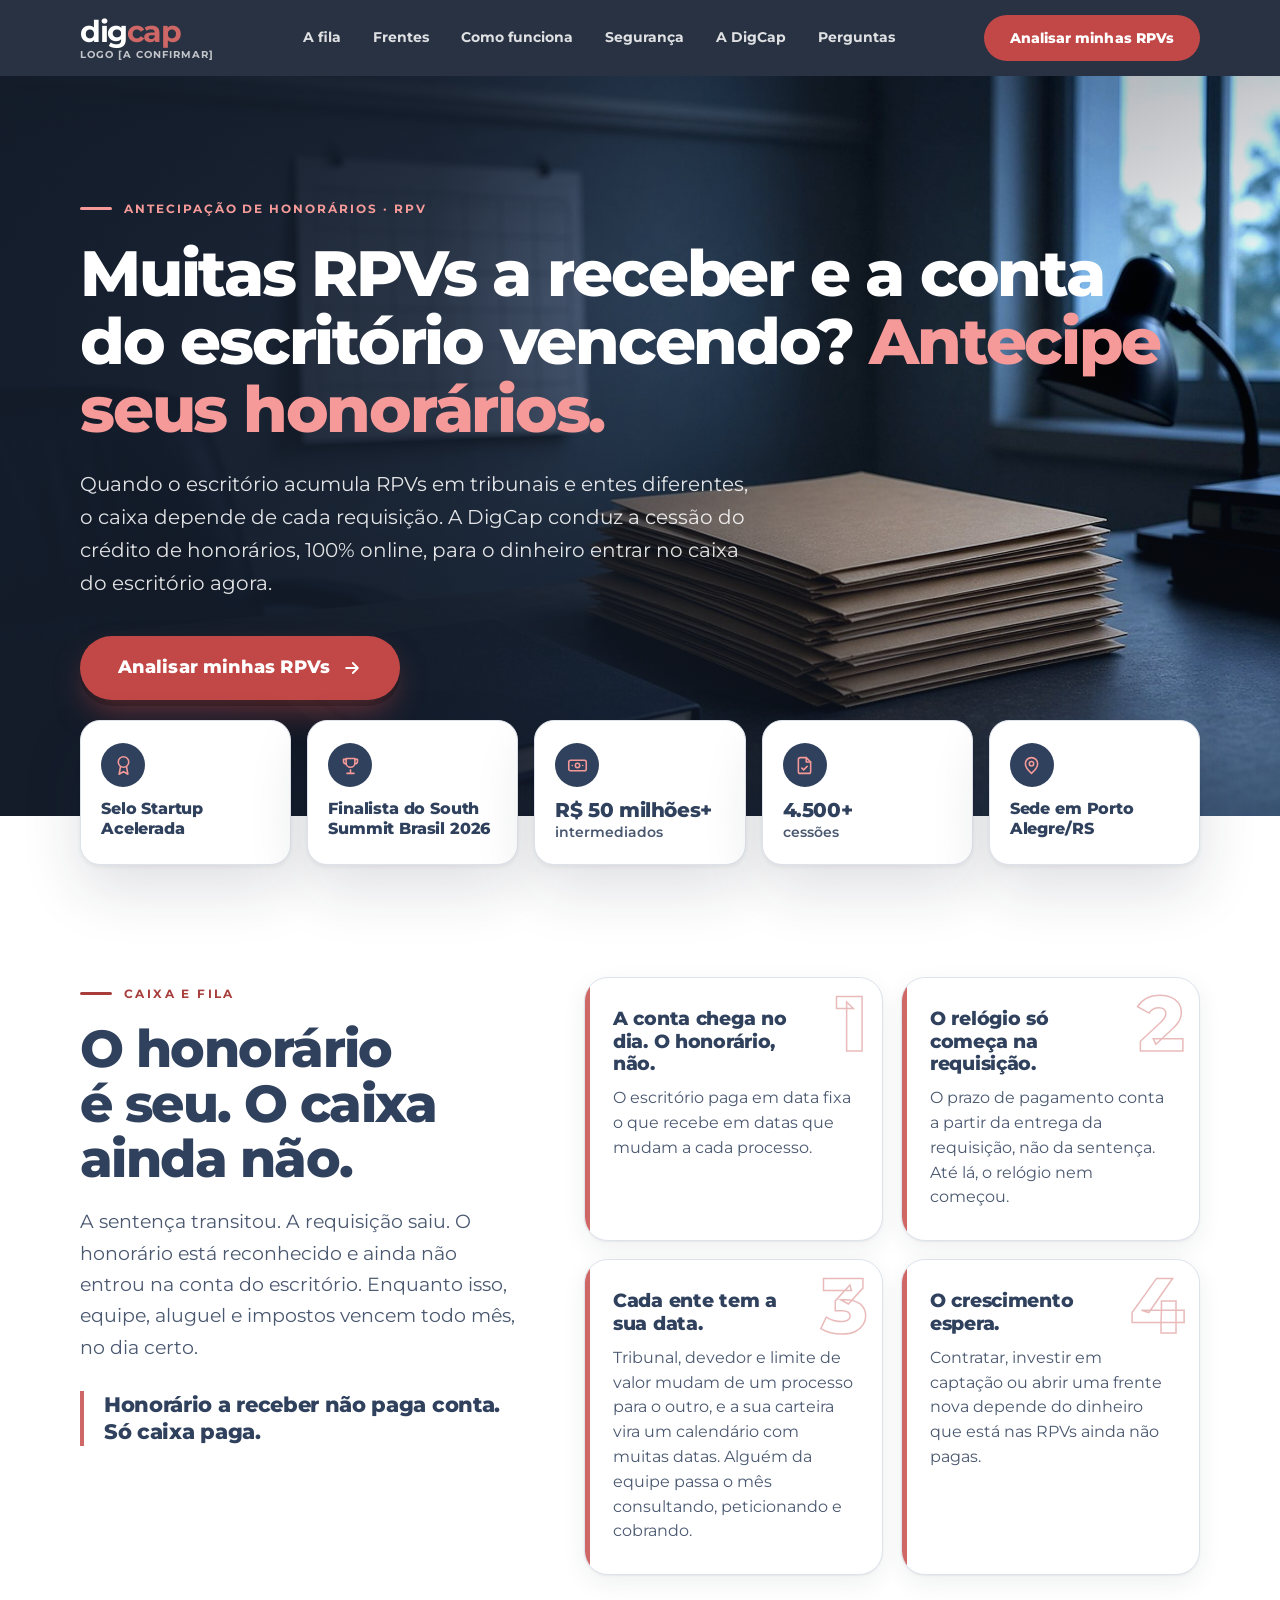
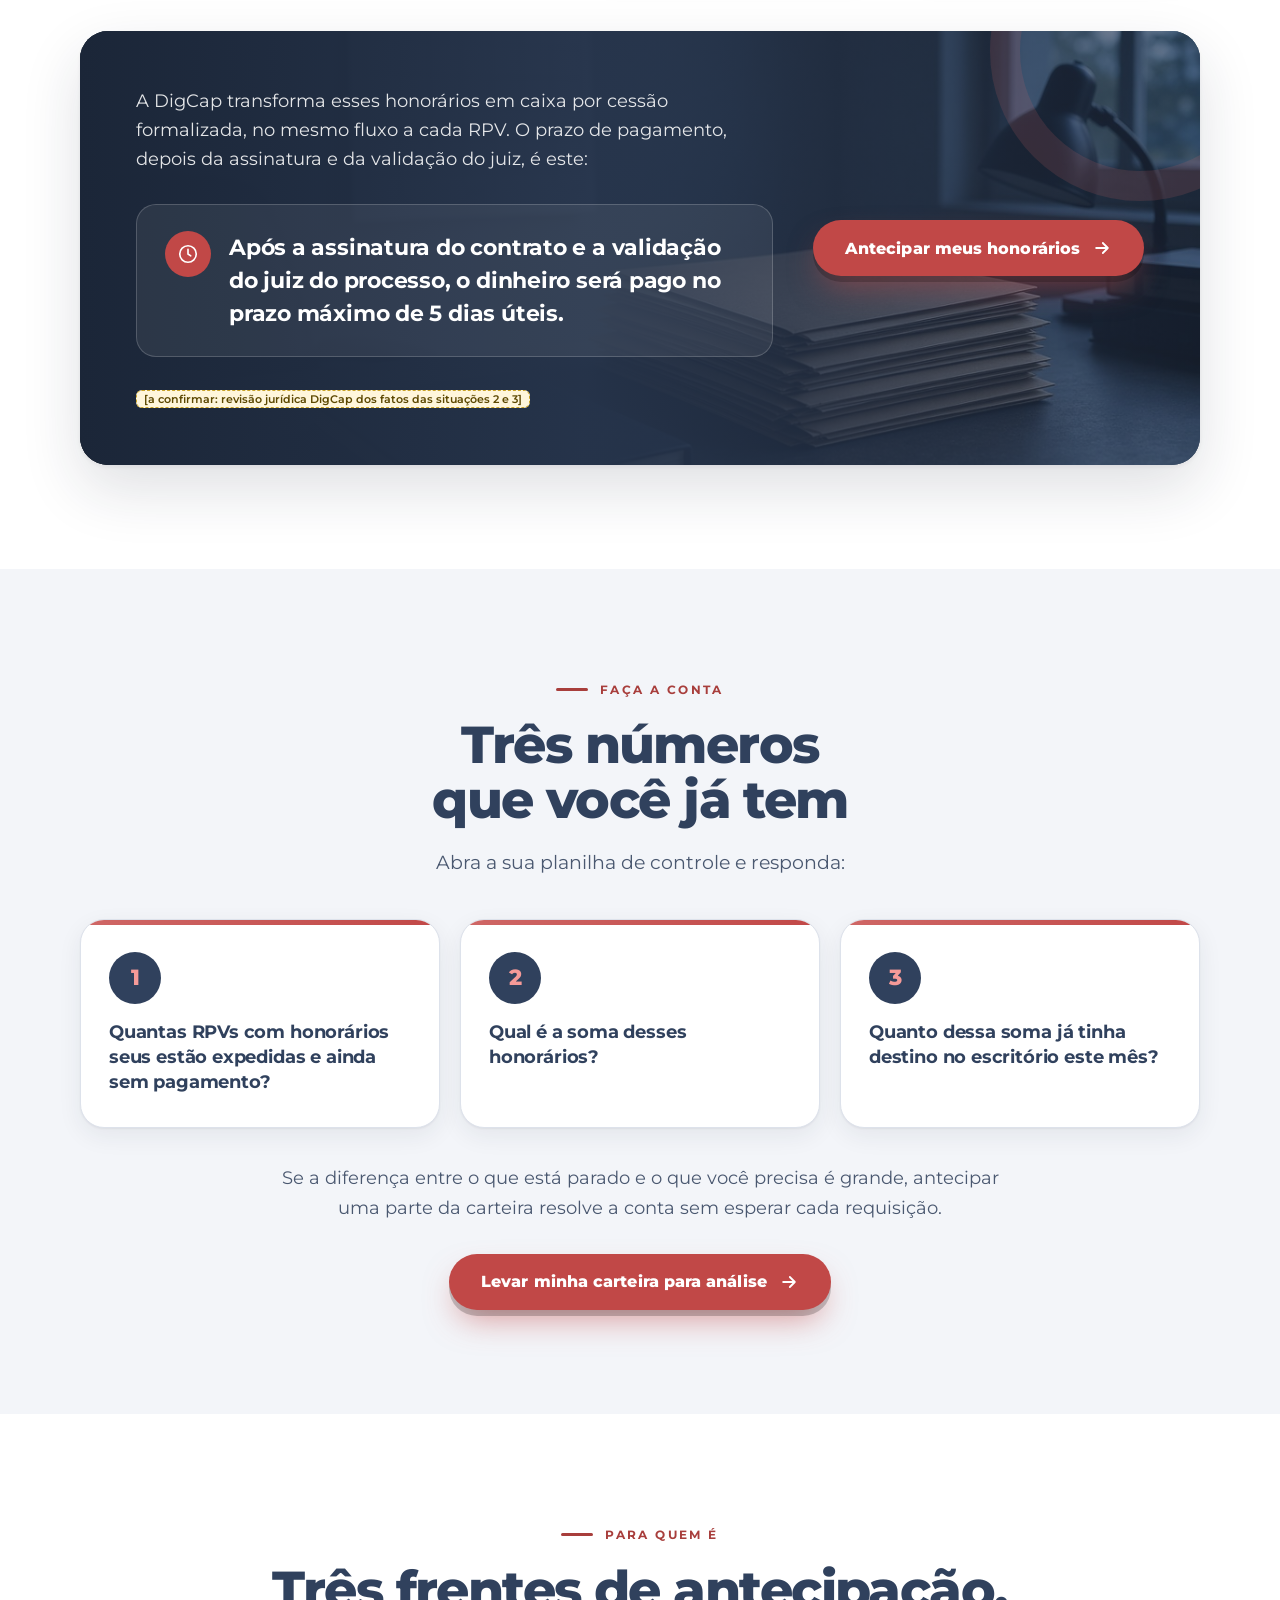
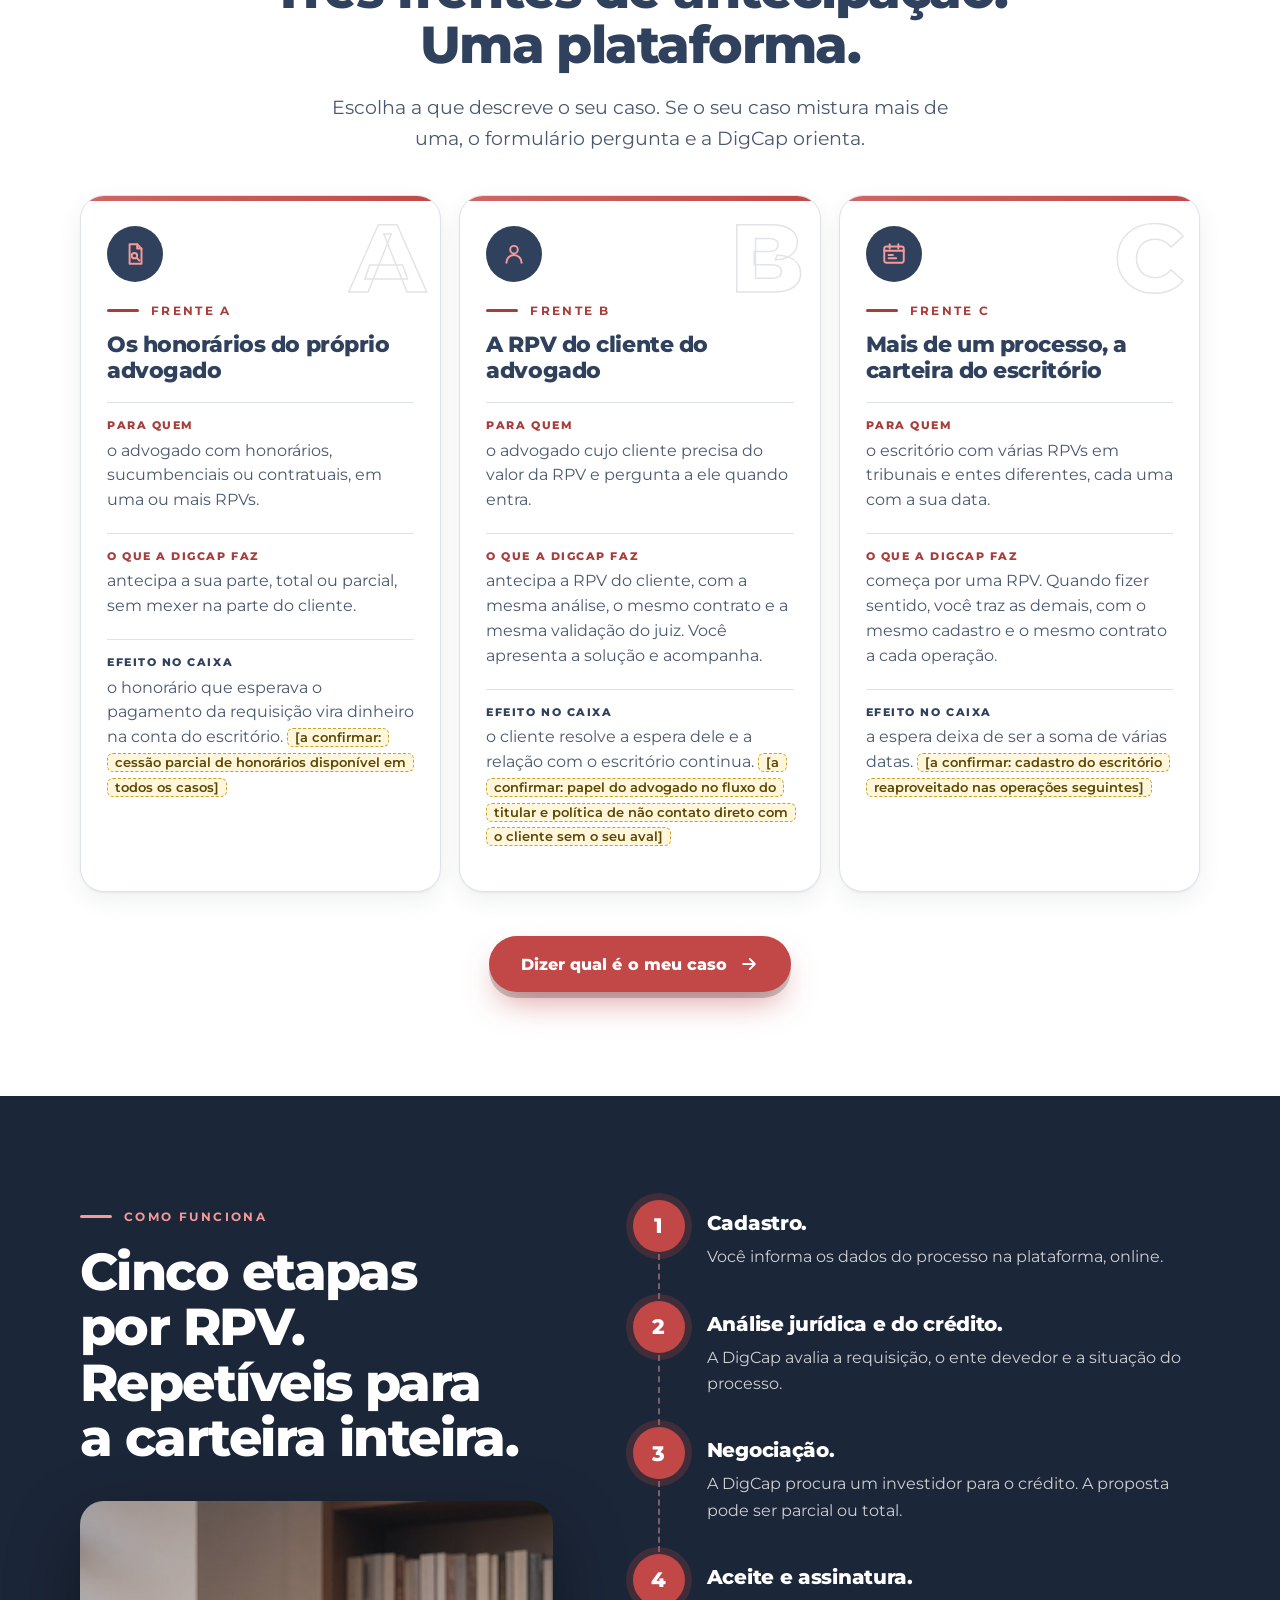
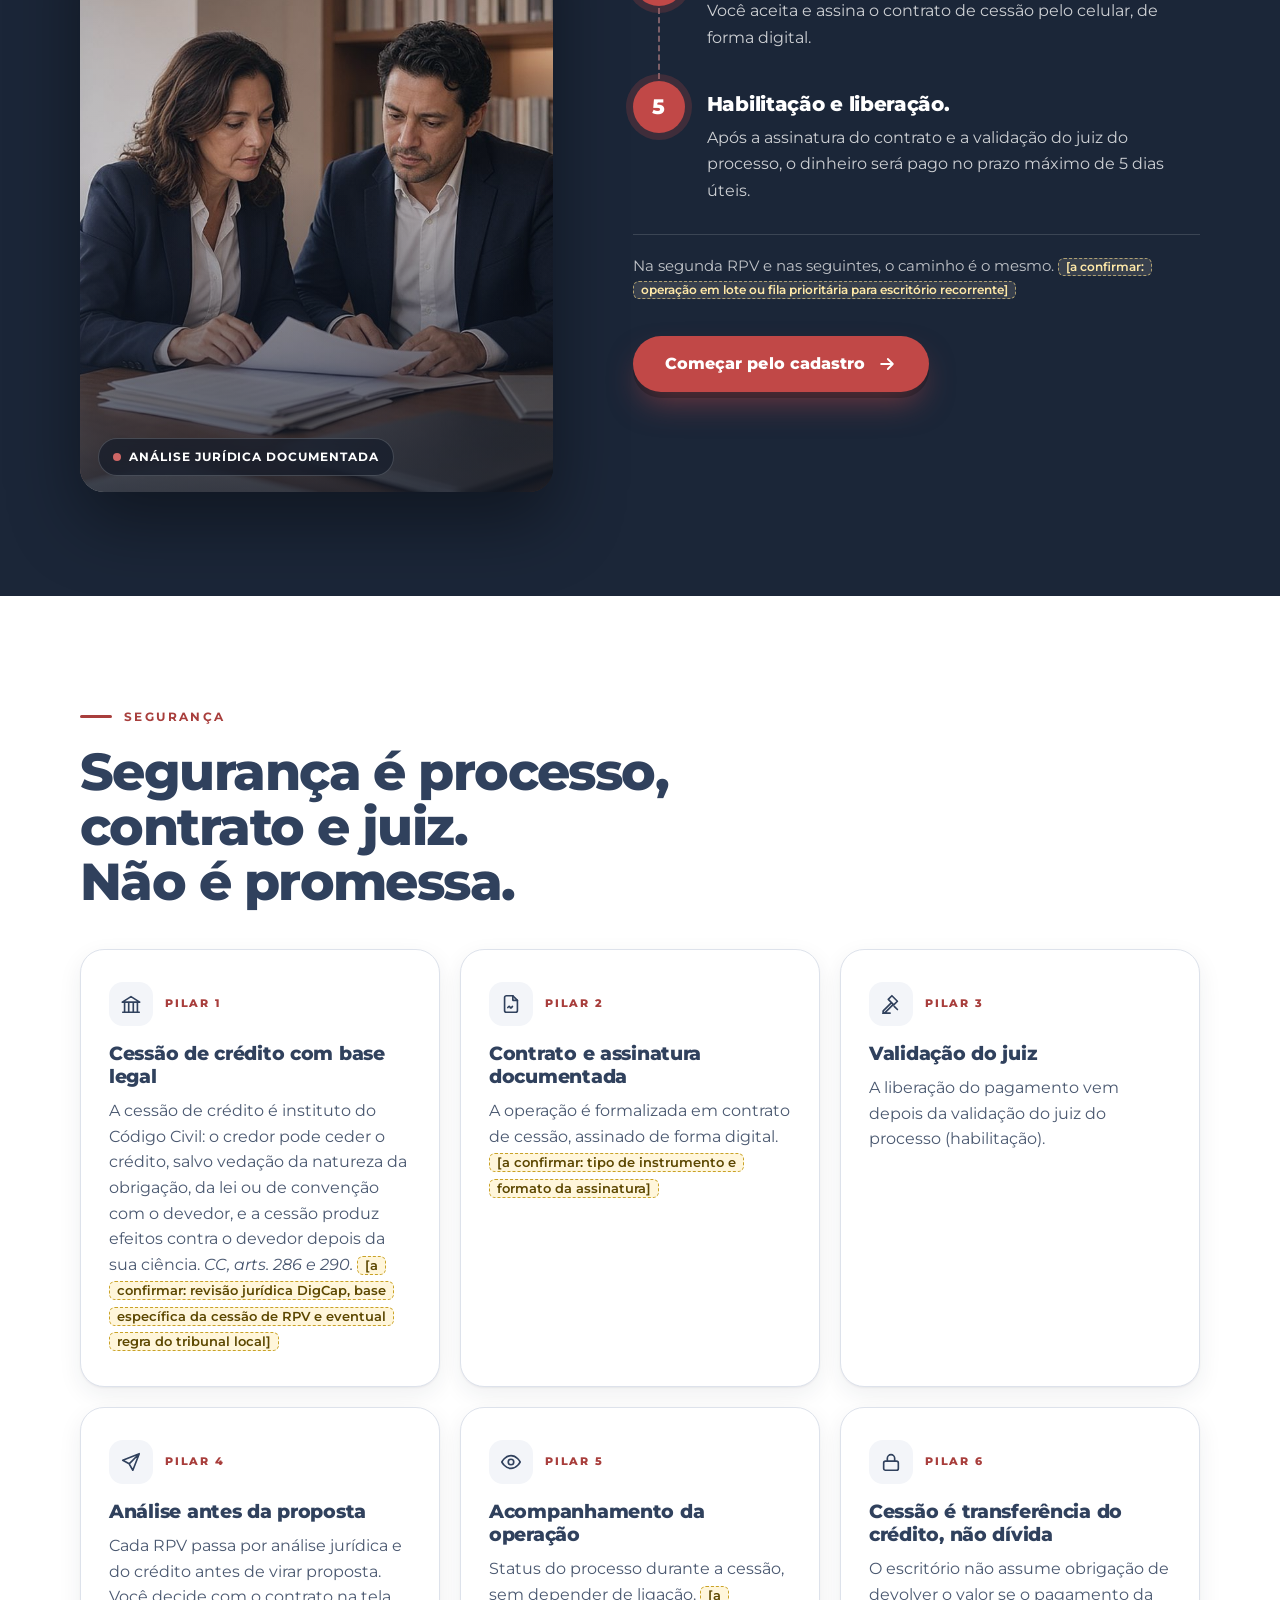
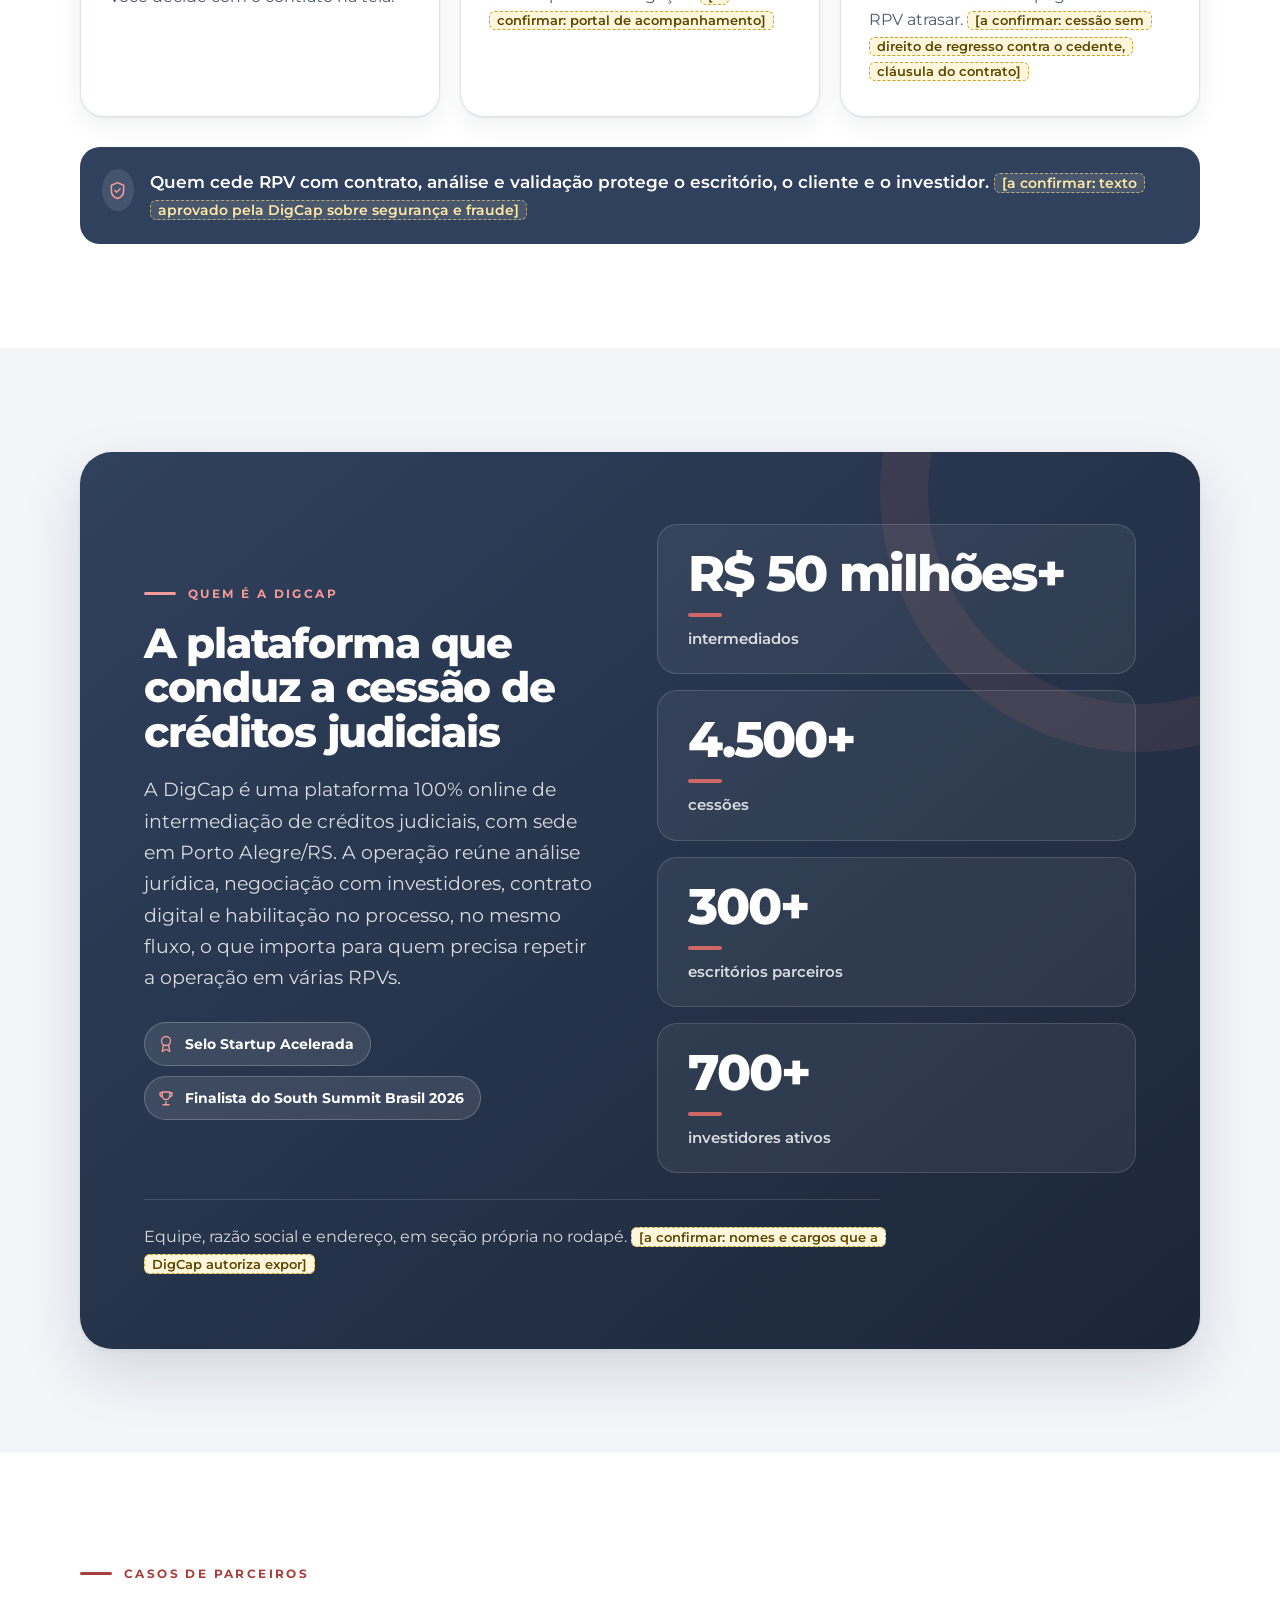
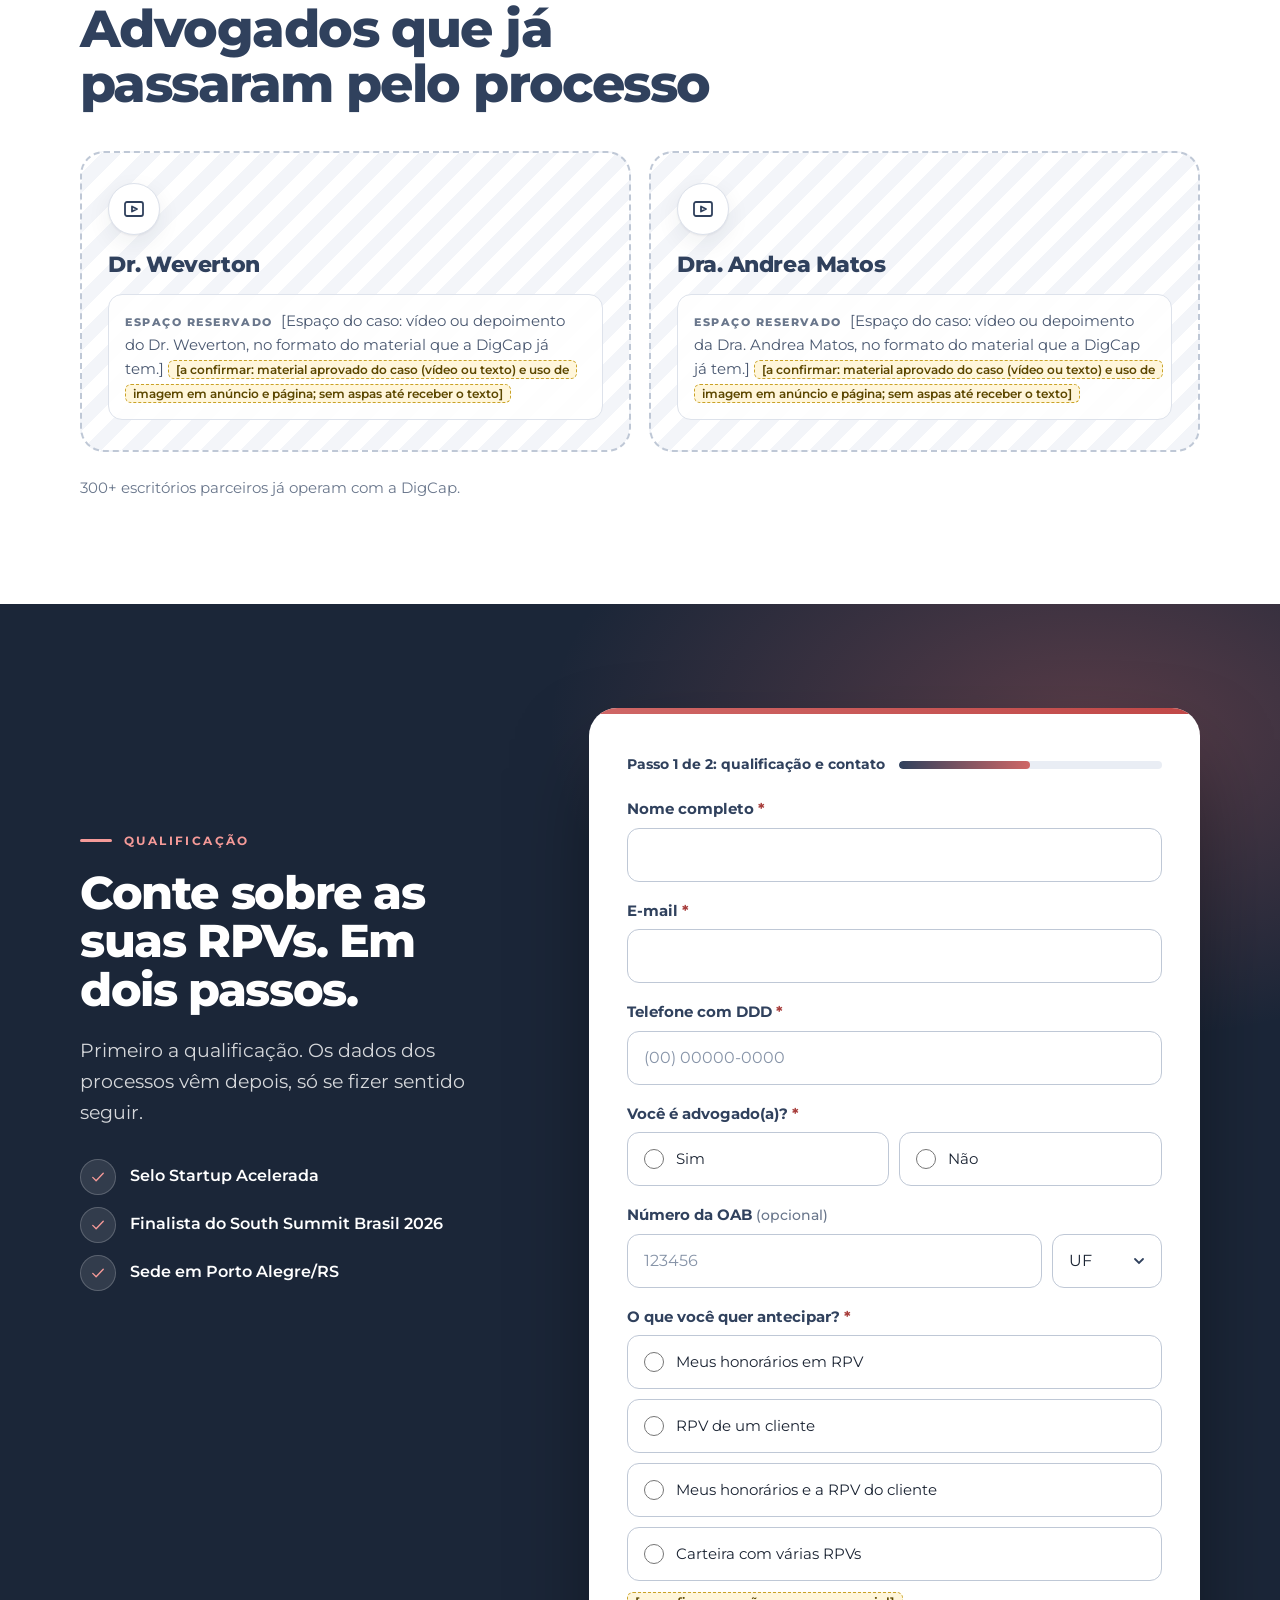
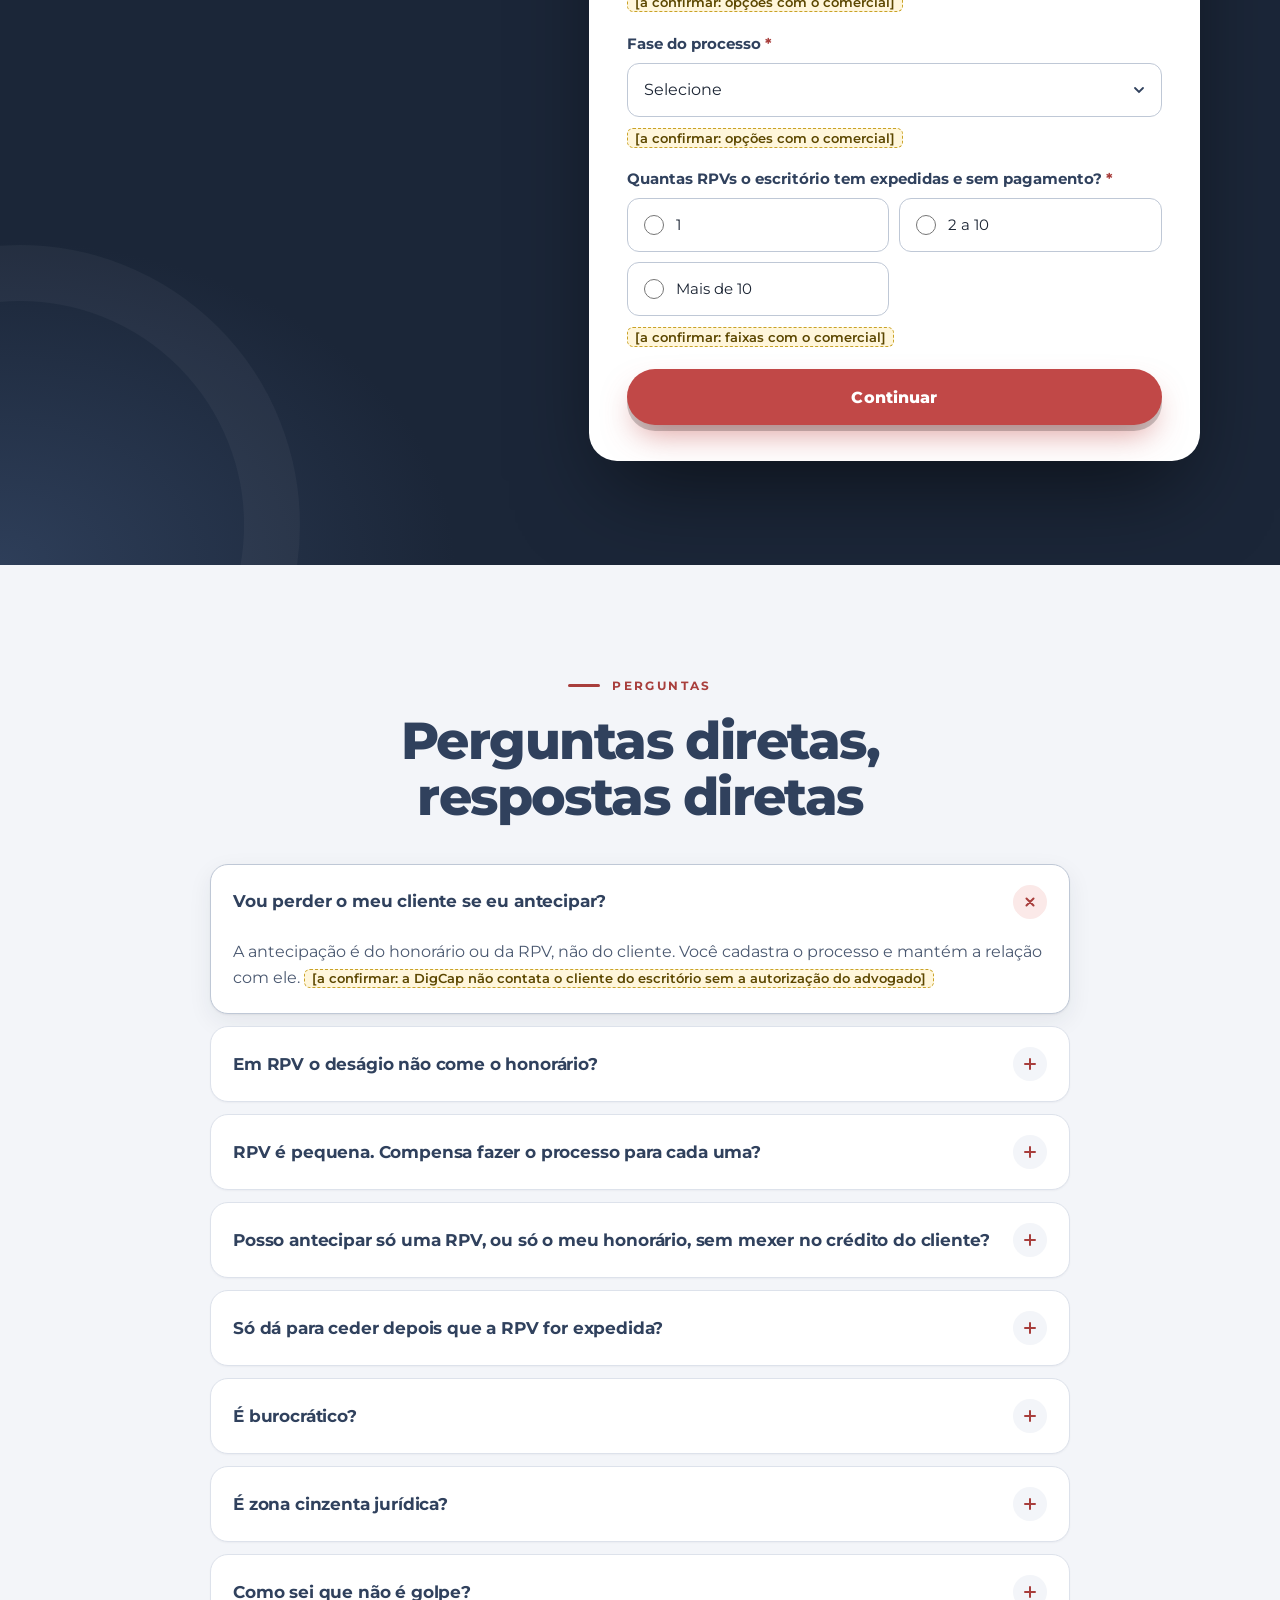
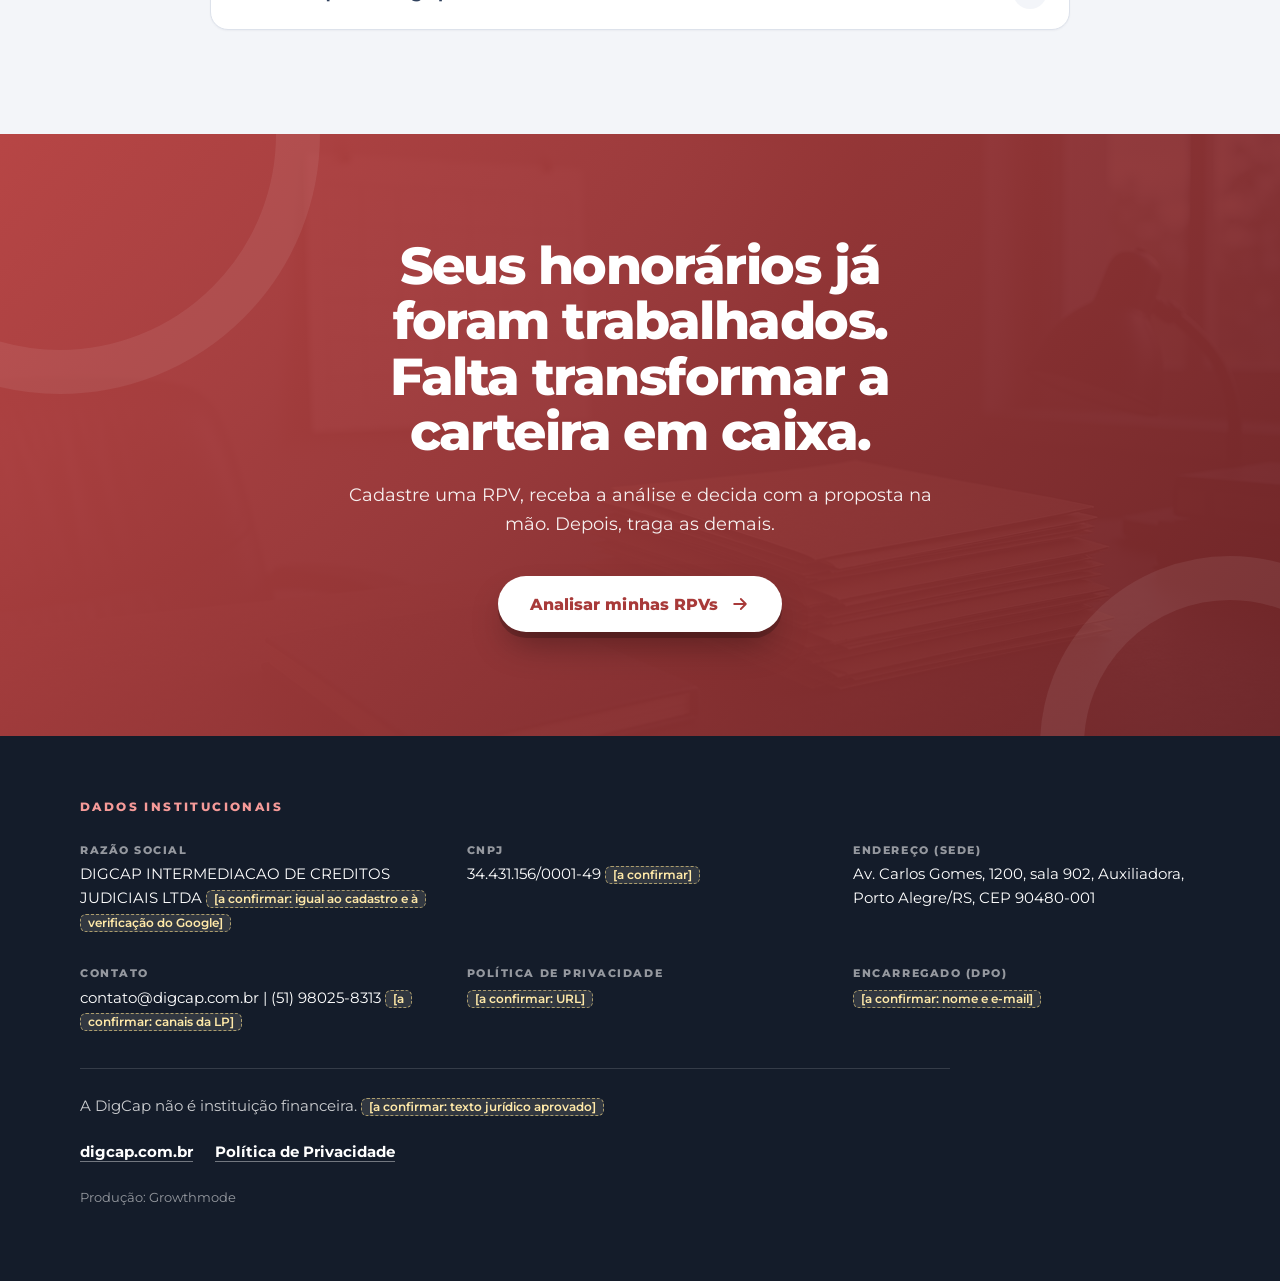
<file: rpv-v2/index.html>
<!DOCTYPE html>
<html lang="pt-BR" data-direcao="v2" data-headline="A" data-form-step="1" data-oab="optional" data-whatsapp="off" data-internal="off" data-frente="rpv">
<head>
<meta charset="utf-8"><meta name="viewport" content="width=device-width, initial-scale=1">
<title>Antecipação de honorários de RPV | DigCap</title>
<meta name="description" content="Antecipe honorários de RPV com cessão documentada, análise jurídica e assinatura 100% online. Para advogados e escritórios com carteira.">
<!-- STAGING: não indexar. Na publicação (com ok do Luiz), remover esta linha. -->
<meta name="robots" content="noindex,nofollow">
<meta name="theme-color" content="#1B2638">
<link rel="preconnect" href="https://fonts.googleapis.com"><link rel="preconnect" href="https://fonts.gstatic.com" crossorigin>
<link href="https://fonts.googleapis.com/css2?family=Montserrat:wght@400;500;600;700;800&display=swap" rel="stylesheet">
<link rel="icon" href="assets/logo-placeholder.svg" type="image/svg+xml">
<link rel="stylesheet" href="css/main.css">
<script>document.documentElement.className+=" js"</script>
<!-- GTM — PLACEHOLDER (ID NÃO FORNECIDO): preencher CONFIG.gtmId em js/main.js (GTM-XXXXXXX). O main.js injeta o snippet. -->
<script src="js/main.js"></script>
</head>
<body>
<a class="skip" href="#conteudo">Ir para o conteúdo</a>
<header class="header" id="topo"><div class="container bar"><a class="logo" href="#hero" aria-label="DigCap (logo placeholder)"><b>dig<span>cap</span></b><small>Logo [a confirmar]</small></a><nav class="nav" aria-label="Seções da página"><a href="#caixa">A fila</a><a href="#para-quem-e">Frentes</a><a href="#como-funciona">Como funciona</a><a href="#seguro">Segurança</a><a href="#quem-e-a-digcap">A DigCap</a><a href="#faq">Perguntas</a></nav><a class="btn btn-p btn-sm" href="#qualificacao">Analisar minhas RPVs</a></div></header>
<main id="conteudo">
<section class="hero on-dark" id="hero" data-section="hero" aria-labelledby="hero-title"><div class="hero-bg" aria-hidden="true"><picture><source media="(max-width:699px)" srcset="assets/hero-espera-mobile.jpg"><img src="assets/hero-espera.jpg" alt="" width="2400" height="1350" fetchpriority="high"></picture></div><div class="container hero-in"><div class="hero-txt"><span class="eyebrow">Antecipação de honorários · RPV</span><h1 id="hero-title"><span class="h1-a">Muitas RPVs a receber e a conta do escritório vencendo?</span> <span class="h1-b">Antecipe seus honorários.</span></h1><p class="sub">Quando o escritório acumula RPVs em tribunais e entes diferentes, o caixa depende de cada requisição. A DigCap conduz a cessão do crédito de honorários, 100% online, para o dinheiro entrar no caixa do escritório agora.</p><a class="btn btn-p btn-lg" href="#qualificacao">Analisar minhas RPVs <svg class="ico-s" viewBox="0 0 24 24" aria-hidden="true"><path d="M5 12h14M13 6l6 6-6 6"/></svg></a></div></div></section>
<section class="cred" data-section="credenciais" aria-label="Credenciais"><div class="container"><ul><li class="reveal" style="--d:0.00s"><span class="ci"><svg class="ico-s" viewBox="0 0 24 24" aria-hidden="true"><circle cx="12" cy="8" r="6"/><path d="M15.5 13.5 17 22l-5-3-5 3 1.5-8.5"/></svg></span><span><b class="t">Selo Startup Acelerada</b></span></li><li class="reveal" style="--d:0.06s"><span class="ci"><svg class="ico-s" viewBox="0 0 24 24" aria-hidden="true"><path d="M8 21h8M12 17v4M7 4h10v5a5 5 0 0 1-10 0z"/><path d="M17 5h3v2a3 3 0 0 1-3 3M7 5H4v2a3 3 0 0 0 3 3"/></svg></span><span><b class="t">Finalista do South Summit Brasil 2026</b></span></li><li class="reveal" style="--d:0.12s"><span class="ci"><svg class="ico-s" viewBox="0 0 24 24" aria-hidden="true"><rect x="2" y="6" width="20" height="12" rx="2"/><circle cx="12" cy="12" r="2.5"/><path d="M6 12h.01M18 12h.01"/></svg></span><span><b>R$ 50 milhões+</b> intermediados</span></li><li class="reveal" style="--d:0.18s"><span class="ci"><svg class="ico-s" viewBox="0 0 24 24" aria-hidden="true"><path d="M14 3H7a2 2 0 0 0-2 2v14a2 2 0 0 0 2 2h10a2 2 0 0 0 2-2V8z"/><path d="M14 3v5h5"/><path d="m9 15 2 2 4-4"/></svg></span><span><b>4.500+</b> cessões</span></li><li class="reveal" style="--d:0.24s"><span class="ci"><svg class="ico-s" viewBox="0 0 24 24" aria-hidden="true"><path d="M12 21s7-6.2 7-11a7 7 0 0 0-14 0c0 4.8 7 11 7 11z"/><circle cx="12" cy="10" r="2.5"/></svg></span><span><b class="t">Sede em Porto Alegre/RS</b></span></li></ul></div></section>
<section class="section " id="caixa" data-section="caixa"><div class="container"><div class="caixa-grid"><div class="caixa-left"><div class="head reveal" style="margin-bottom:0"><span class="eyebrow">Caixa e fila</span><h2>O honorário é seu. O caixa ainda não.</h2><div class="lede"><p>A sentença transitou. A requisição saiu. O honorário está reconhecido e ainda não entrou na conta do escritório. Enquanto isso, equipe, aluguel e impostos vencem todo mês, no dia certo.</p></div></div><p class="pull reveal">Honorário a receber não paga conta. Só caixa paga.</p></div><ol class="sits"><li class="sit reveal" style="--d:0.00s"><span class="n" aria-hidden="true">1</span><h3>A conta chega no dia. O honorário, não.</h3><p>O escritório paga em data fixa o que recebe em datas que mudam a cada processo.</p></li><li class="sit reveal" style="--d:0.07s"><span class="n" aria-hidden="true">2</span><h3>O relógio só começa na requisição.</h3><p>O prazo de pagamento conta a partir da entrega da requisição, não da sentença. Até lá, o relógio nem começou.</p></li><li class="sit reveal" style="--d:0.14s"><span class="n" aria-hidden="true">3</span><h3>Cada ente tem a sua data.</h3><p>Tribunal, devedor e limite de valor mudam de um processo para o outro, e a sua carteira vira um calendário com muitas datas. Alguém da equipe passa o mês consultando, peticionando e cobrando.</p></li><li class="sit reveal" style="--d:0.21s"><span class="n" aria-hidden="true">4</span><h3>O crescimento espera.</h3><p>Contratar, investir em captação ou abrir uma frente nova depende do dinheiro que está nas RPVs ainda não pagas.</p></li></ol></div><div class="fecho reveal"><p class="fp">A DigCap transforma esses honorários em caixa por cessão formalizada, no mesmo fluxo a cada RPV. O prazo de pagamento, depois da assinatura e da validação do juiz, é este:</p><blockquote class="prazo"><span class="pi"><svg class="ico-s" viewBox="0 0 24 24" aria-hidden="true"><circle cx="12" cy="12" r="9"/><path d="M12 7v5l3 2"/></svg></span><span>Após a assinatura do contrato e a validação do juiz do processo, o dinheiro será pago no prazo máximo de 5 dias úteis.</span></blockquote><p class="fchip"><span class="slot-inline">[a confirmar: revisão jurídica DigCap dos fatos das situações 2 e 3]</span></p><a class="btn btn-p" href="#qualificacao">Antecipar meus honorários <svg class="ico-s" viewBox="0 0 24 24" aria-hidden="true"><path d="M5 12h14M13 6l6 6-6 6"/></svg></a></div></div></section>
<section class="section sec-soft" id="conta-do-escritorio" data-section="conta-do-escritorio"><div class="container"><div class="head center reveal"><span class="eyebrow">Faça a conta</span><h2>Três números que você já tem</h2><div class="lede"><p>Abra a sua planilha de controle e responda:</p></div></div><ol class="kcards"><li class="kcard reveal" style="--d:0.00s"><span class="kn" aria-hidden="true">1</span><p>Quantas RPVs com honorários seus estão expedidas e ainda sem pagamento?</p></li><li class="kcard reveal" style="--d:0.08s"><span class="kn" aria-hidden="true">2</span><p>Qual é a soma desses honorários?</p></li><li class="kcard reveal" style="--d:0.16s"><span class="kn" aria-hidden="true">3</span><p>Quanto dessa soma já tinha destino no escritório este mês?</p></li></ol><div class="conta-fim reveal"><p>Se a diferença entre o que está parado e o que você precisa é grande, antecipar uma parte da carteira resolve a conta sem esperar cada requisição.</p><p class="cta-row" style="margin-top:0"><a class="btn btn-p" href="#qualificacao">Levar minha carteira para análise <svg class="ico-s" viewBox="0 0 24 24" aria-hidden="true"><path d="M5 12h14M13 6l6 6-6 6"/></svg></a></p></div></div></section>
<section class="section " id="para-quem-e" data-section="para-quem-e"><div class="container"><div class="head center reveal"><span class="eyebrow">Para quem é</span><h2>Três frentes de antecipação. Uma plataforma.</h2><div class="lede"><p>Escolha a que descreve o seu caso. Se o seu caso mistura mais de uma, o formulário pergunta e a DigCap orienta.</p></div></div><div class="cards3"><article class="fcard reveal" style="--d:0.00s" data-front="a"><span class="gl" aria-hidden="true">A</span><span class="ic"><svg class="ico-s" viewBox="0 0 24 24" aria-hidden="true"><path d="M7 3h7l4 4v14H7z"/><path d="M14 3v4h4"/><circle cx="11.5" cy="13.5" r="2.5"/><path d="M13.3 15.3L16 18"/></svg></span><span class="eyebrow">Frente A</span><h3>Os honorários do próprio advogado</h3><p class="row"><span class="fl">Para quem</span>o advogado com honorários, sucumbenciais ou contratuais, em uma ou mais RPVs.</p><p class="row"><span class="fl">O que a DigCap faz</span>antecipa a sua parte, total ou parcial, sem mexer na parte do cliente.</p><p class="row"><span class="fl">Efeito no caixa</span>o honorário que esperava o pagamento da requisição vira dinheiro na conta do escritório. <span class="slot-inline">[a confirmar: cessão parcial de honorários disponível em todos os casos]</span></p></article><article class="fcard reveal" style="--d:0.08s" data-front="b"><span class="gl" aria-hidden="true">B</span><span class="ic"><svg class="ico-s" viewBox="0 0 24 24" aria-hidden="true"><circle cx="12" cy="8" r="3.5"/><path d="M5 20a7 7 0 0 1 14 0"/></svg></span><span class="eyebrow">Frente B</span><h3>A RPV do cliente do advogado</h3><p class="row"><span class="fl">Para quem</span>o advogado cujo cliente precisa do valor da RPV e pergunta a ele quando entra.</p><p class="row"><span class="fl">O que a DigCap faz</span>antecipa a RPV do cliente, com a mesma análise, o mesmo contrato e a mesma validação do juiz. Você apresenta a solução e acompanha.</p><p class="row"><span class="fl">Efeito no caixa</span>o cliente resolve a espera dele e a relação com o escritório continua. <span class="slot-inline">[a confirmar: papel do advogado no fluxo do titular e política de não contato direto com o cliente sem o seu aval]</span></p></article><article class="fcard reveal" style="--d:0.16s" data-front="c"><span class="gl" aria-hidden="true">C</span><span class="ic"><svg class="ico-s" viewBox="0 0 24 24" aria-hidden="true"><rect x="3" y="5" width="18" height="15" rx="2"/><path d="M3 9h18M8 3v4M16 3v4"/><path d="M7 13h4M7 16h7"/></svg></span><span class="eyebrow">Frente C</span><h3>Mais de um processo, a carteira do escritório</h3><p class="row"><span class="fl">Para quem</span>o escritório com várias RPVs em tribunais e entes diferentes, cada uma com a sua data.</p><p class="row"><span class="fl">O que a DigCap faz</span>começa por uma RPV. Quando fizer sentido, você traz as demais, com o mesmo cadastro e o mesmo contrato a cada operação.</p><p class="row"><span class="fl">Efeito no caixa</span>a espera deixa de ser a soma de várias datas. <span class="slot-inline">[a confirmar: cadastro do escritório reaproveitado nas operações seguintes]</span></p></article></div><p class="cta-row center reveal"><a class="btn btn-p" href="#qualificacao">Dizer qual é o meu caso <svg class="ico-s" viewBox="0 0 24 24" aria-hidden="true"><path d="M5 12h14M13 6l6 6-6 6"/></svg></a></p></div></section>
<section class="section sec-dark on-dark" id="como-funciona" data-section="como-funciona"><div class="container"><div class="como-grid"><div class="como-left"><div class="head reveal" style="margin-bottom:0"><span class="eyebrow">Como funciona</span><h2>Cinco etapas por RPV. Repetíveis para a carteira inteira.</h2></div><figure class="como-photo reveal"><img src="assets/analise.jpg" alt="Dois advogados analisando documentos de um processo em uma mesa de escritório" width="1000" height="900" loading="lazy"><figcaption>Análise jurídica documentada</figcaption></figure></div><div class="como-right"><ol class="steps"><li class="step reveal" style="--d:0.00s"><span class="n">1</span><h3>Cadastro.</h3><p>Você informa os dados do processo na plataforma, online.</p></li><li class="step reveal" style="--d:0.07s"><span class="n">2</span><h3>Análise jurídica e do crédito.</h3><p>A DigCap avalia a requisição, o ente devedor e a situação do processo.</p></li><li class="step reveal" style="--d:0.14s"><span class="n">3</span><h3>Negociação.</h3><p>A DigCap procura um investidor para o crédito. A proposta pode ser parcial ou total.</p></li><li class="step reveal" style="--d:0.21s"><span class="n">4</span><h3>Aceite e assinatura.</h3><p>Você aceita e assina o contrato de cessão pelo celular, de forma digital.</p></li><li class="step reveal" style="--d:0.28s"><span class="n">5</span><h3>Habilitação e liberação.</h3><p>Após a assinatura do contrato e a validação do juiz do processo, o dinheiro será pago no prazo máximo de 5 dias úteis.</p></li></ol><p class="passo-nota reveal">Na segunda RPV e nas seguintes, o caminho é o mesmo. <span class="slot-inline">[a confirmar: operação em lote ou fila prioritária para escritório recorrente]</span></p><p class="cta-row reveal" style="margin-top:34px"><a class="btn btn-p" href="#qualificacao">Começar pelo cadastro <svg class="ico-s" viewBox="0 0 24 24" aria-hidden="true"><path d="M5 12h14M13 6l6 6-6 6"/></svg></a></p></div></div></div></section>
<section class="section " id="seguro" data-section="seguro"><div class="container"><div class="head reveal"><span class="eyebrow">Segurança</span><h2>Segurança é processo, contrato e juiz. Não é promessa.</h2></div><ul class="pillars"><li class="pillar reveal" style="--d:0.00s"><div class="pt"><span class="pi"><svg class="ico-s" viewBox="0 0 24 24" aria-hidden="true"><path d="M3 21h18M5 21V10M9.5 21V10M14.5 21V10M19 21V10M2.5 10 12 4l9.5 6z"/></svg></span><span class="pn">Pilar 1</span></div><h3>Cessão de crédito com base legal</h3><p>A cessão de crédito é instituto do Código Civil: o credor pode ceder o crédito, salvo vedação da natureza da obrigação, da lei ou de convenção com o devedor, e a cessão produz efeitos contra o devedor depois da sua ciência. <em>CC, arts. 286 e 290.</em> <span class="slot-inline">[a confirmar: revisão jurídica DigCap, base específica da cessão de RPV e eventual regra do tribunal local]</span></p></li><li class="pillar reveal" style="--d:0.08s"><div class="pt"><span class="pi"><svg class="ico-s" viewBox="0 0 24 24" aria-hidden="true"><path d="M14 3H7a2 2 0 0 0-2 2v14a2 2 0 0 0 2 2h10a2 2 0 0 0 2-2V8z"/><path d="M14 3v5h5"/><path d="M8.5 16c1.2-2 2-2 2.5-.5s1.3 1 2.5-.8"/></svg></span><span class="pn">Pilar 2</span></div><h3>Contrato e assinatura documentada</h3><p>A operação é formalizada em contrato de cessão, assinado de forma digital. <span class="slot-inline">[a confirmar: tipo de instrumento e formato da assinatura]</span></p></li><li class="pillar reveal" style="--d:0.16s"><div class="pt"><span class="pi"><svg class="ico-s" viewBox="0 0 24 24" aria-hidden="true"><path d="m14 13-8.5 8.5a1.5 1.5 0 0 1-2-2L12 11M9 7l4-4 6 6-4 4zM15.5 14.5 19 18M3 22h8"/></svg></span><span class="pn">Pilar 3</span></div><h3>Validação do juiz</h3><p>A liberação do pagamento vem depois da validação do juiz do processo (habilitação).</p></li><li class="pillar reveal" style="--d:0.00s"><div class="pt"><span class="pi"><svg class="ico-s" viewBox="0 0 24 24" aria-hidden="true"><path d="M21 3 10 14M21 3l-7 18-4-7-7-4z"/></svg></span><span class="pn">Pilar 4</span></div><h3>Análise antes da proposta</h3><p>Cada RPV passa por análise jurídica e do crédito antes de virar proposta. Você decide com o contrato na tela.</p></li><li class="pillar reveal" style="--d:0.08s"><div class="pt"><span class="pi"><svg class="ico-s" viewBox="0 0 24 24" aria-hidden="true"><path d="M2 12s3.6-7 10-7 10 7 10 7-3.6 7-10 7S2 12 2 12z"/><circle cx="12" cy="12" r="3"/></svg></span><span class="pn">Pilar 5</span></div><h3>Acompanhamento da operação</h3><p>Status do processo durante a cessão, sem depender de ligação. <span class="slot-inline">[a confirmar: portal de acompanhamento]</span></p></li><li class="pillar reveal" style="--d:0.16s"><div class="pt"><span class="pi"><svg class="ico-s" viewBox="0 0 24 24" aria-hidden="true"><rect x="4" y="11" width="16" height="10" rx="2"/><path d="M8 11V8a4 4 0 0 1 8 0v3"/></svg></span><span class="pn">Pilar 6</span></div><h3>Cessão é transferência do crédito, não dívida</h3><p>O escritório não assume obrigação de devolver o valor se o pagamento da RPV atrasar. <span class="slot-inline">[a confirmar: cessão sem direito de regresso contra o cedente, cláusula do contrato]</span></p></li></ul><p class="closing reveal"><span class="ci"><svg class="ico-s" viewBox="0 0 24 24" aria-hidden="true"><path d="M12 3 5 6v6c0 4.5 3 8 7 9 4-1 7-4.5 7-9V6z"/><path d="m9 12 2 2 4-4"/></svg></span><span>Quem cede RPV com contrato, análise e validação protege o escritório, o cliente e o investidor. <span class="slot-inline">[a confirmar: texto aprovado pela DigCap sobre segurança e fraude]</span></span></p></div></section>
<section class="section sec-soft on-light" id="quem-e-a-digcap" data-section="quem-e-a-digcap"><div class="container"><div class="quem"><div class="quem-grid"><div class="quem-txt"><span class="eyebrow">Quem é a DigCap</span><h2 style="margin-top:18px">A plataforma que conduz a cessão de créditos judiciais</h2><div class="lede"><p>A DigCap é uma plataforma 100% online de intermediação de créditos judiciais, com sede em Porto Alegre/RS. A operação reúne análise jurídica, negociação com investidores, contrato digital e habilitação no processo, no mesmo fluxo, o que importa para quem precisa repetir a operação em várias RPVs.</p></div><ul class="badges"><li><svg class="ico-s" viewBox="0 0 24 24" aria-hidden="true"><circle cx="12" cy="8" r="6"/><path d="M15.5 13.5 17 22l-5-3-5 3 1.5-8.5"/></svg>Selo Startup Acelerada</li><li><svg class="ico-s" viewBox="0 0 24 24" aria-hidden="true"><path d="M8 21h8M12 17v4M7 4h10v5a5 5 0 0 1-10 0z"/><path d="M17 5h3v2a3 3 0 0 1-3 3M7 5H4v2a3 3 0 0 0 3 3"/></svg>Finalista do South Summit Brasil 2026</li></ul></div><ul class="stats"><li class="stat reveal"><b>R$ 50 milhões+</b><span>intermediados</span></li><li class="stat reveal"><b>4.500+</b><span>cessões</span></li><li class="stat reveal"><b>300+</b><span>escritórios parceiros</span></li><li class="stat reveal"><b>700+</b><span>investidores ativos</span></li></ul></div><p class="por">Equipe, razão social e endereço, em seção própria no rodapé. <span class="slot-inline">[a confirmar: nomes e cargos que a DigCap autoriza expor]</span></p></div></div></section>
<section class="section " id="casos" data-section="casos"><div class="container"><div class="head reveal"><span class="eyebrow">Casos de parceiros</span><h2>Advogados que já passaram pelo processo</h2></div><div class="cases"><article class="case reveal" style="--d:0.00s"><span class="ci"><svg class="ico-s" viewBox="0 0 24 24" aria-hidden="true"><rect x="3" y="5" width="18" height="14" rx="2"/><path d="m10 9.5 5 2.5-5 2.5z"/></svg></span><h3>Dr. Weverton</h3><div class="slot"><span class="slot-l">Espaço reservado</span>[Espaço do caso: vídeo ou depoimento do Dr. Weverton, no formato do material que a DigCap já tem.] <span class="slot-inline">[a confirmar: material aprovado do caso (vídeo ou texto) e uso de imagem em anúncio e página; sem aspas até receber o texto]</span></div></article><article class="case reveal" style="--d:0.08s"><span class="ci"><svg class="ico-s" viewBox="0 0 24 24" aria-hidden="true"><rect x="3" y="5" width="18" height="14" rx="2"/><path d="m10 9.5 5 2.5-5 2.5z"/></svg></span><h3>Dra. Andrea Matos</h3><div class="slot"><span class="slot-l">Espaço reservado</span>[Espaço do caso: vídeo ou depoimento da Dra. Andrea Matos, no formato do material que a DigCap já tem.] <span class="slot-inline">[a confirmar: material aprovado do caso (vídeo ou texto) e uso de imagem em anúncio e página; sem aspas até receber o texto]</span></div></article></div><p class="apoio-casos reveal">300+ escritórios parceiros já operam com a DigCap.</p></div></section>
<section class="section form-sec on-dark" id="qualificacao" data-section="qualificacao"><div class="container form-wrap"><div class="form-intro"><span class="eyebrow">Qualificação</span><h2 style="margin-top:18px">Conte sobre as suas RPVs. Em dois passos.</h2><div class="lede"><p>Primeiro a qualificação. Os dados dos processos vêm depois, só se fizer sentido seguir.</p></div><ul class="trust"><li><span class="ci"><svg class="ico-s" viewBox="0 0 24 24" aria-hidden="true"><path d="m5 12.5 4.5 4.5L19 7"/></svg></span>Selo Startup Acelerada</li><li><span class="ci"><svg class="ico-s" viewBox="0 0 24 24" aria-hidden="true"><path d="m5 12.5 4.5 4.5L19 7"/></svg></span>Finalista do South Summit Brasil 2026</li><li><span class="ci"><svg class="ico-s" viewBox="0 0 24 24" aria-hidden="true"><path d="m5 12.5 4.5 4.5L19 7"/></svg></span>Sede em Porto Alegre/RS</li></ul></div><div class="form-card"><div class="progress" aria-live="polite"><span id="progress-label">Passo 1 de 2: qualificação e contato</span><div class="t"><div class="b"></div></div></div><form id="form-qualificacao" novalidate action="#" method="post"><div class="hid" aria-hidden="true">
<input type="hidden" name="utm_source" id="utm_source">
<input type="hidden" name="utm_medium" id="utm_medium">
<input type="hidden" name="utm_campaign" id="utm_campaign">
<input type="hidden" name="utm_term" id="utm_term">
<input type="hidden" name="utm_content" id="utm_content">
<input type="hidden" name="gclid" id="gclid">
<input type="hidden" name="wbraid" id="wbraid">
<input type="hidden" name="gbraid" id="gbraid">
<input type="hidden" name="fbclid" id="fbclid">
<input type="hidden" name="gclid_last" id="gclid_last">
<input type="hidden" name="fbclid_last" id="fbclid_last">
<input type="hidden" name="wbraid_last" id="wbraid_last">
<input type="hidden" name="gbraid_last" id="gbraid_last">
<input type="hidden" name="_fbp" id="_fbp">
<input type="hidden" name="_fbc" id="_fbc">
<input type="hidden" name="ga_client_id" id="ga_client_id">
<input type="hidden" name="consent_version" id="consent_version">
<input type="hidden" name="landing_url" id="landing_url">
<input type="hidden" name="referrer" id="referrer">
<input type="hidden" name="form_id" id="form_id" value="lp_advogados">
<input type="hidden" name="lp_frente" id="lp_frente" value="rpv">
<input type="hidden" name="lp_variant" id="lp_variant" value="frente-rpv-v2">
<input type="hidden" name="headline_variant" id="headline_variant" value="A">
<input type="hidden" name="submitted_at" id="submitted_at"></div><div class="fstep" id="step-1"><div class="field" id="field-nome"><label class="lbl" for="nome">Nome completo<span class="req" aria-hidden="true"> *</span></label><input class="ctl" id="nome" name="nome" autocomplete="name"><p class="field-error">Informe seu nome completo.</p></div><div class="field" id="field-email"><label class="lbl" for="email">E-mail<span class="req" aria-hidden="true"> *</span></label><input class="ctl" type="email" id="email" name="email" autocomplete="email"><p class="field-error">Informe um e-mail válido.</p></div><div class="field" id="field-telefone"><label class="lbl" for="telefone">Telefone com DDD<span class="req" aria-hidden="true"> *</span></label><input class="ctl" type="tel" id="telefone" name="telefone" autocomplete="tel" placeholder="(00) 00000-0000"><p class="field-error">Informe um telefone com DDD.</p></div><fieldset class="field" id="field-advogado"><legend class="lbl">Você é advogado(a)?<span class="req" aria-hidden="true"> *</span></legend><div class="choices row"><label class="choice"><input type="radio" name="e_advogado" value="sim"> <span>Sim</span></label><label class="choice"><input type="radio" name="e_advogado" value="nao"> <span>Não</span></label></div><p class="field-error">Selecione uma opção.</p></fieldset><div class="field" id="field-oab"><label class="lbl" for="oab">Número da OAB <span class="opt oab-opt">(opcional)</span><span class="req oab-req" aria-hidden="true"> *</span></label><div class="oab"><input class="ctl" id="oab" name="oab" inputmode="numeric" placeholder="123456"><select class="ctl" id="oab_uf" name="oab_uf" aria-label="UF da OAB"><option value="">UF</option><option>AC</option><option>AL</option><option>AM</option><option>AP</option><option>BA</option><option>CE</option><option>DF</option><option>ES</option><option>GO</option><option>MA</option><option>MG</option><option>MS</option><option>MT</option><option>PA</option><option>PB</option><option>PE</option><option>PI</option><option>PR</option><option>RJ</option><option>RN</option><option>RO</option><option>RR</option><option>RS</option><option>SC</option><option>SE</option><option>SP</option><option>TO</option></select></div><p class="field-error">Informe o número da OAB e a UF.</p></div><fieldset class="field" id="field-o-que"><legend class="lbl">O que você quer antecipar?<span class="req" aria-hidden="true"> *</span></legend><div class="choices"><label class="choice"><input type="radio" name="o_que_antecipar" value="honorarios"> <span>Meus honorários em RPV</span></label><label class="choice"><input type="radio" name="o_que_antecipar" value="credito_cliente"> <span>RPV de um cliente</span></label><label class="choice"><input type="radio" name="o_que_antecipar" value="honorarios_e_credito_cliente"> <span>Meus honorários e a RPV do cliente</span></label><label class="choice"><input type="radio" name="o_que_antecipar" value="carteira"> <span>Carteira com várias RPVs</span></label></div><div style="margin-top:8px"><span class="slot-inline">[a confirmar: opções com o comercial]</span></div><p class="field-error">Selecione uma opção.</p></fieldset><div class="field" id="field-fase"><label class="lbl" for="fase">Fase do processo<span class="req" aria-hidden="true"> *</span></label><select class="ctl" id="fase" name="fase"><option value="">Selecione</option><option value="antes_expedicao">Em andamento, antes da expedição da RPV</option><option value="expedido">RPV expedida, aguardando pagamento</option><option value="nao_sei">Não sei informar</option></select><p class="field-error">Selecione a fase.</p><div style="margin-top:8px"><span class="slot-inline">[a confirmar: opções com o comercial]</span></div></div><fieldset class="field" id="field-qtd"><legend class="lbl">Quantas RPVs o escritório tem expedidas e sem pagamento?<span class="req" aria-hidden="true"> *</span></legend><div class="choices row"><label class="choice"><input type="radio" name="qtd_processos" value="1"> <span>1</span></label><label class="choice"><input type="radio" name="qtd_processos" value="2_a_10"> <span>2 a 10</span></label><label class="choice"><input type="radio" name="qtd_processos" value="mais_de_10"> <span>Mais de 10</span></label></div><div style="margin-top:8px"><span class="slot-inline">[a confirmar: faixas com o comercial]</span></div><p class="field-error">Selecione uma opção.</p></fieldset><div class="actions"><button type="button" class="btn btn-p" id="btn-continuar">Continuar</button></div></div><div class="fstep" id="step-2"><div class="field" id="field-processo"><label class="lbl" for="processo">Número do processo <span class="opt">(opcional)</span></label><input class="ctl" id="processo" name="processo" inputmode="numeric" placeholder="0000000-00.0000.0.00.0000"><p class="field-error">Informe o número completo (20 dígitos) ou deixe em branco.</p></div><div class="field" id="field-ente"><label class="lbl" for="ente">Ente devedor <span class="opt">(opcional)</span></label><input class="ctl" id="ente" name="ente_devedor" autocomplete="off"><p class="field-error">Verifique o campo.</p></div><div class="field" id="field-consentimento"><label class="choice consent"><input type="checkbox" id="consentimento" name="consentimento" value="sim"><span>Li e concordo com a <a href="#aviso-privacidade">Política de Privacidade</a> da DigCap e autorizo o contato sobre a minha solicitação.</span></label><p class="field-error">É necessário concordar para enviar.</p><div style="margin-top:8px"><span class="slot-inline">[a confirmar: texto aprovado, URL e versão em consent_version]</span></div></div><p class="submit-error" id="submit-error" role="alert">Não foi possível enviar agora. Tente novamente em instantes.</p><div class="actions"><button type="button" class="btn btn-s" id="btn-voltar">Voltar</button><button type="submit" class="btn btn-p" id="btn-enviar">Enviar para análise</button></div></div><div class="fstep" id="step-blocked" tabindex="-1"><div class="blocked" id="screen-nao-advogado"><h3>Esta página é para advogados</h3><p>Esta página é para advogados que querem antecipar honorários ou a RPV de um cliente. Se você é titular de um crédito, [a confirmar: link para o formulário do titular no site DigCap].</p><button type="button" class="btn btn-s" id="btn-alterar-resposta">Alterar resposta</button></div></div><div class="fstep" id="step-thanks" tabindex="-1"><div class="thanks" id="screen-obrigado"><h3>Recebemos seu cadastro</h3><p>Recebemos seu cadastro. Um especialista da DigCap vai analisar as suas RPVs e entrar em contato. <span class="slot-inline">[a confirmar: prazo de retorno, só se a DigCap autorizar]</span></p></div></div></form></div></div></section>
<section class="section sec-soft" id="faq" data-section="faq"><div class="container"><div class="head center reveal"><span class="eyebrow">Perguntas</span><h2>Perguntas diretas, respostas diretas</h2></div><div class="faq"><div class="faq-item is-open reveal"><h3><button type="button" class="faq-q" aria-expanded="true" aria-controls="faq-a0" id="faq-q0">Vou perder o meu cliente se eu antecipar?</button></h3><div class="faq-a" id="faq-a0" role="region" aria-labelledby="faq-q0"><p>A antecipação é do honorário ou da RPV, não do cliente. Você cadastra o processo e mantém a relação com ele. <span class="slot-inline">[a confirmar: a DigCap não contata o cliente do escritório sem a autorização do advogado]</span></p></div></div><div class="faq-item reveal"><h3><button type="button" class="faq-q" aria-expanded="false" aria-controls="faq-a1" id="faq-q1">Em RPV o deságio não come o honorário?</button></h3><div class="faq-a" id="faq-a1" role="region" aria-labelledby="faq-q1"><p>O deságio depende do caso: valor, ente devedor, fase e previsão de pagamento. A DigCap analisa o crédito antes de propor, e aceitar ou não é decisão sua. Sem número aqui, porque número sem análise não ajuda quem precisa decidir. <span class="slot-inline">[a confirmar: faixa de deságio só se a DigCap autorizar]</span></p></div></div><div class="faq-item reveal"><h3><button type="button" class="faq-q" aria-expanded="false" aria-controls="faq-a2" id="faq-q2">RPV é pequena. Compensa fazer o processo para cada uma?</button></h3><div class="faq-a" id="faq-a2" role="region" aria-labelledby="faq-q2"><p>O cadastro é online, a assinatura é pelo celular e o caminho é o mesmo a cada RPV. A DigCap analisa se o valor e a fase justificam a operação. <span class="slot-inline">[a confirmar: valor mínimo por RPV aceito pela DigCap]</span></p></div></div><div class="faq-item reveal"><h3><button type="button" class="faq-q" aria-expanded="false" aria-controls="faq-a3" id="faq-q3">Posso antecipar só uma RPV, ou só o meu honorário, sem mexer no crédito do cliente?</button></h3><div class="faq-a" id="faq-a3" role="region" aria-labelledby="faq-q3"><p>Pode. Você escolhe quais RPVs cadastrar e se antecipa só os seus honorários, a RPV de um cliente ou os dois. A proposta pode ser parcial ou total, e o titular decide sobre o crédito dele. <span class="slot-inline">[a confirmar: cessão parcial de honorários na prática da DigCap e processo da DigCap para o titular]</span></p></div></div><div class="faq-item reveal"><h3><button type="button" class="faq-q" aria-expanded="false" aria-controls="faq-a4" id="faq-q4">Só dá para ceder depois que a RPV for expedida?</button></h3><div class="faq-a" id="faq-a4" role="region" aria-labelledby="faq-q4"><p>Depende da fase e da análise do processo. O formulário pergunta a fase para a DigCap orientar. <span class="slot-inline">[a confirmar: fases elegíveis para RPV, com o jurídico da DigCap]</span></p></div></div><div class="faq-item reveal"><h3><button type="button" class="faq-q" aria-expanded="false" aria-controls="faq-a5" id="faq-q5">É burocrático?</button></h3><div class="faq-a" id="faq-a5" role="region" aria-labelledby="faq-q5"><p>O cadastro é online, a assinatura é digital e a DigCap conduz a habilitação. Você não monta a petição sozinho. <span class="slot-inline">[a confirmar: quem protocola a comunicação e como é feito]</span></p></div></div><div class="faq-item reveal"><h3><button type="button" class="faq-q" aria-expanded="false" aria-controls="faq-a6" id="faq-q6">É zona cinzenta jurídica?</button></h3><div class="faq-a" id="faq-a6" role="region" aria-labelledby="faq-q6"><p>A cessão de crédito tem base no Código Civil (arts. 286 e 290), e a DigCap trabalha com contrato, análise e validação do juiz. Para RPV, a base específica e os requisitos locais passam pela revisão jurídica da DigCap. <span class="slot-inline">[a confirmar: revisão jurídica DigCap]</span></p></div></div><div class="faq-item reveal"><h3><button type="button" class="faq-q" aria-expanded="false" aria-controls="faq-a7" id="faq-q7">Como sei que não é golpe?</button></h3><div class="faq-a" id="faq-a7" role="region" aria-labelledby="faq-q7"><p>Confira razão social e CNPJ da empresa (no rodapé), o contrato antes da assinatura e a validação do juiz do processo. Se alguma etapa faltar, desconfie. <span class="slot-inline">[a confirmar: texto antifraude aprovado]</span></p></div></div></div></div></section>
<section class="section cta on-dark" id="cta-final" data-section="cta-final"><div class="container"><h2 class="reveal">Seus honorários já foram trabalhados. Falta transformar a carteira em caixa.</h2><p class="sub reveal">Cadastre uma RPV, receba a análise e decida com a proposta na mão. Depois, traga as demais.</p><p class="btn-wrap reveal"><a class="btn btn-p" href="#qualificacao">Analisar minhas RPVs <svg class="ico-s" viewBox="0 0 24 24" aria-hidden="true"><path d="M5 12h14M13 6l6 6-6 6"/></svg></a></p></div></section>
</main>
<footer class="footer" id="rodape"><div class="container"><h2>Dados institucionais</h2><div class="fgrid"><div><span class="fk">Razão social</span><div class="fv">DIGCAP INTERMEDIACAO DE CREDITOS JUDICIAIS LTDA <span class="slot-inline">[a confirmar: igual ao cadastro e à verificação do Google]</span></div></div><div><span class="fk">CNPJ</span><div class="fv">34.431.156/0001-49 <span class="slot-inline">[a confirmar]</span></div></div><div><span class="fk">Endereço (sede)</span><div class="fv">Av. Carlos Gomes, 1200, sala 902, Auxiliadora, Porto Alegre/RS, CEP 90480-001</div></div><div><span class="fk">Contato</span><div class="fv">contato@digcap.com.br | (51) 98025-8313 <span class="slot-inline">[a confirmar: canais da LP]</span></div></div><div><span class="fk">Política de Privacidade</span><div class="fv"><span class="slot-inline">[a confirmar: URL]</span></div></div><div><span class="fk">Encarregado (DPO)</span><div class="fv"><span class="slot-inline">[a confirmar: nome e e-mail]</span></div></div></div><p class="aviso">A DigCap não é instituição financeira. <span class="slot-inline">[a confirmar: texto jurídico aprovado]</span></p><nav class="flinks" aria-label="Links do rodapé"><a href="https://digcap.com.br">digcap.com.br</a><a href="#rodape" id="aviso-privacidade">Política de Privacidade</a></nav><p class="fnote">Produção: Growthmode</p></div></footer>
<div class="sticky-bar" id="sticky-bar" aria-hidden="true"><a tabindex="-1" class="btn btn-p" href="#qualificacao">Analisar minhas RPVs</a></div>
<script src="js/ui.js" defer></script>
</body>
</html>
</file>
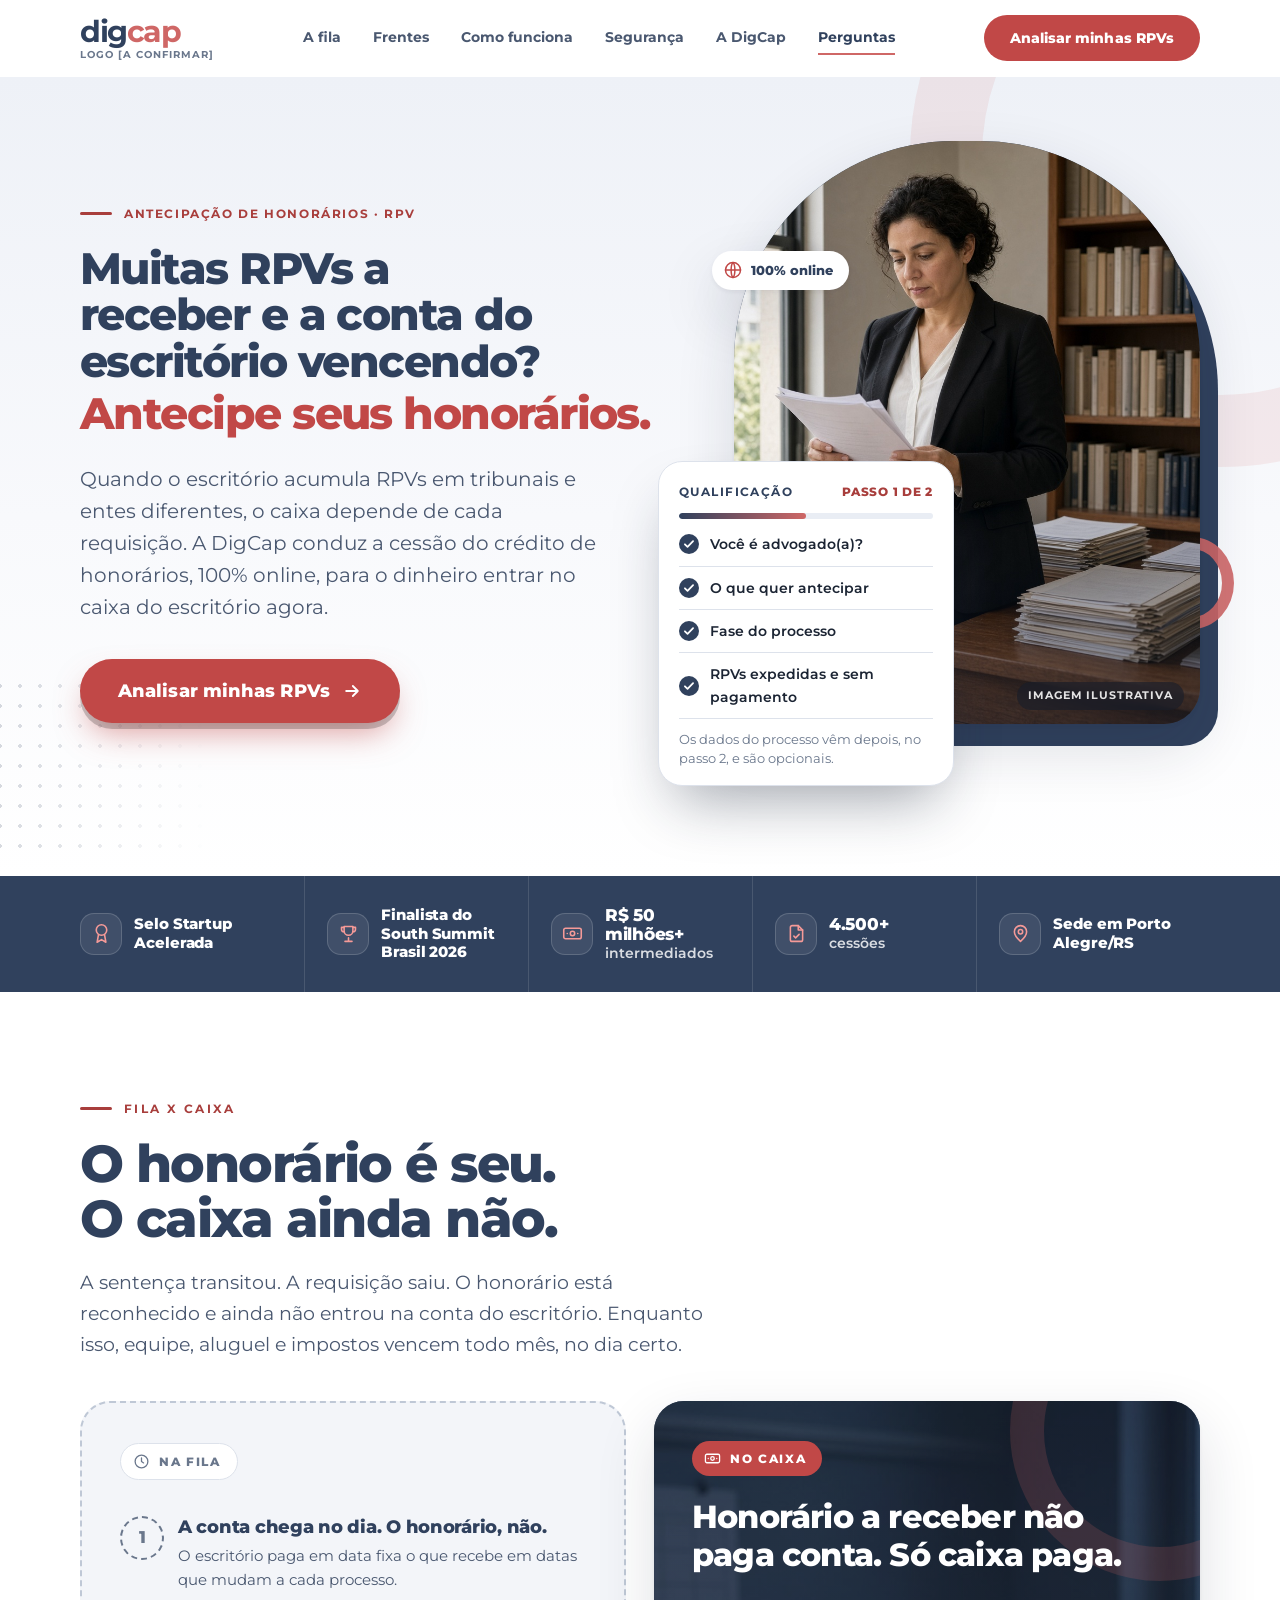
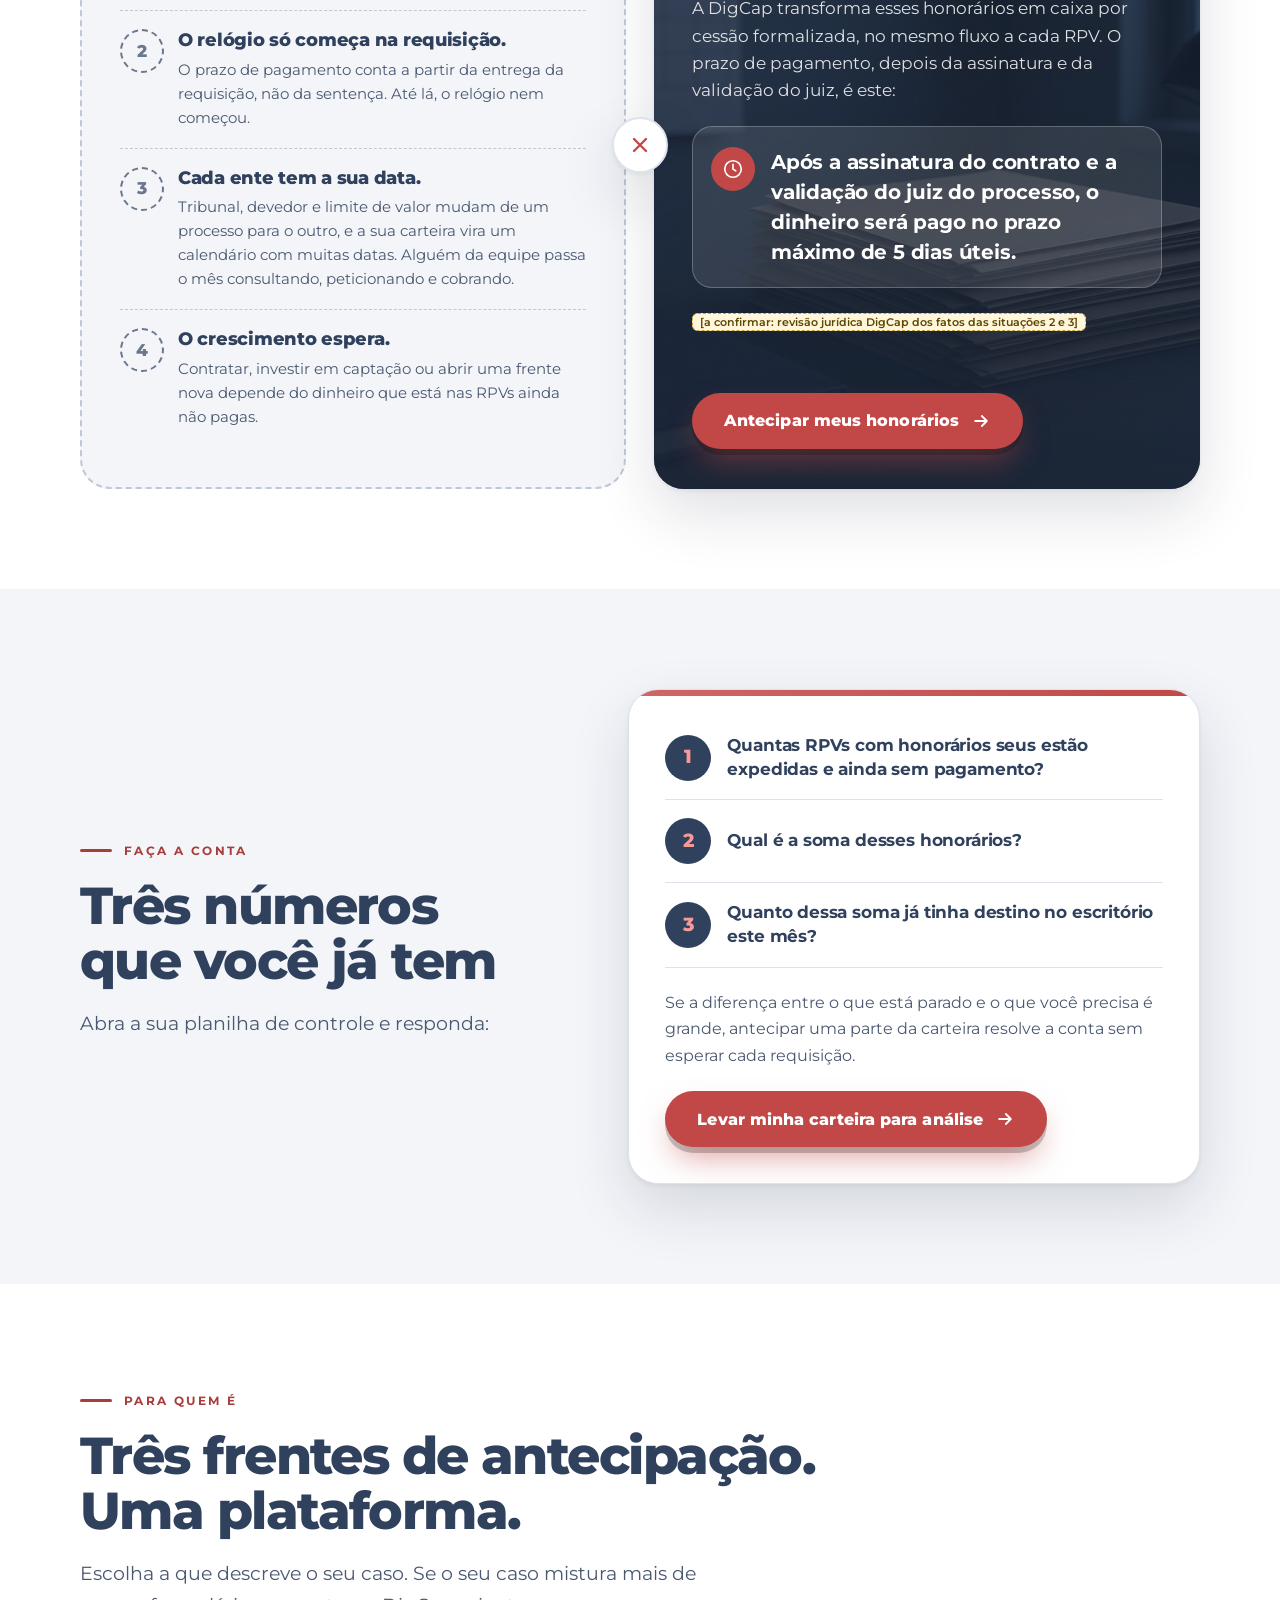
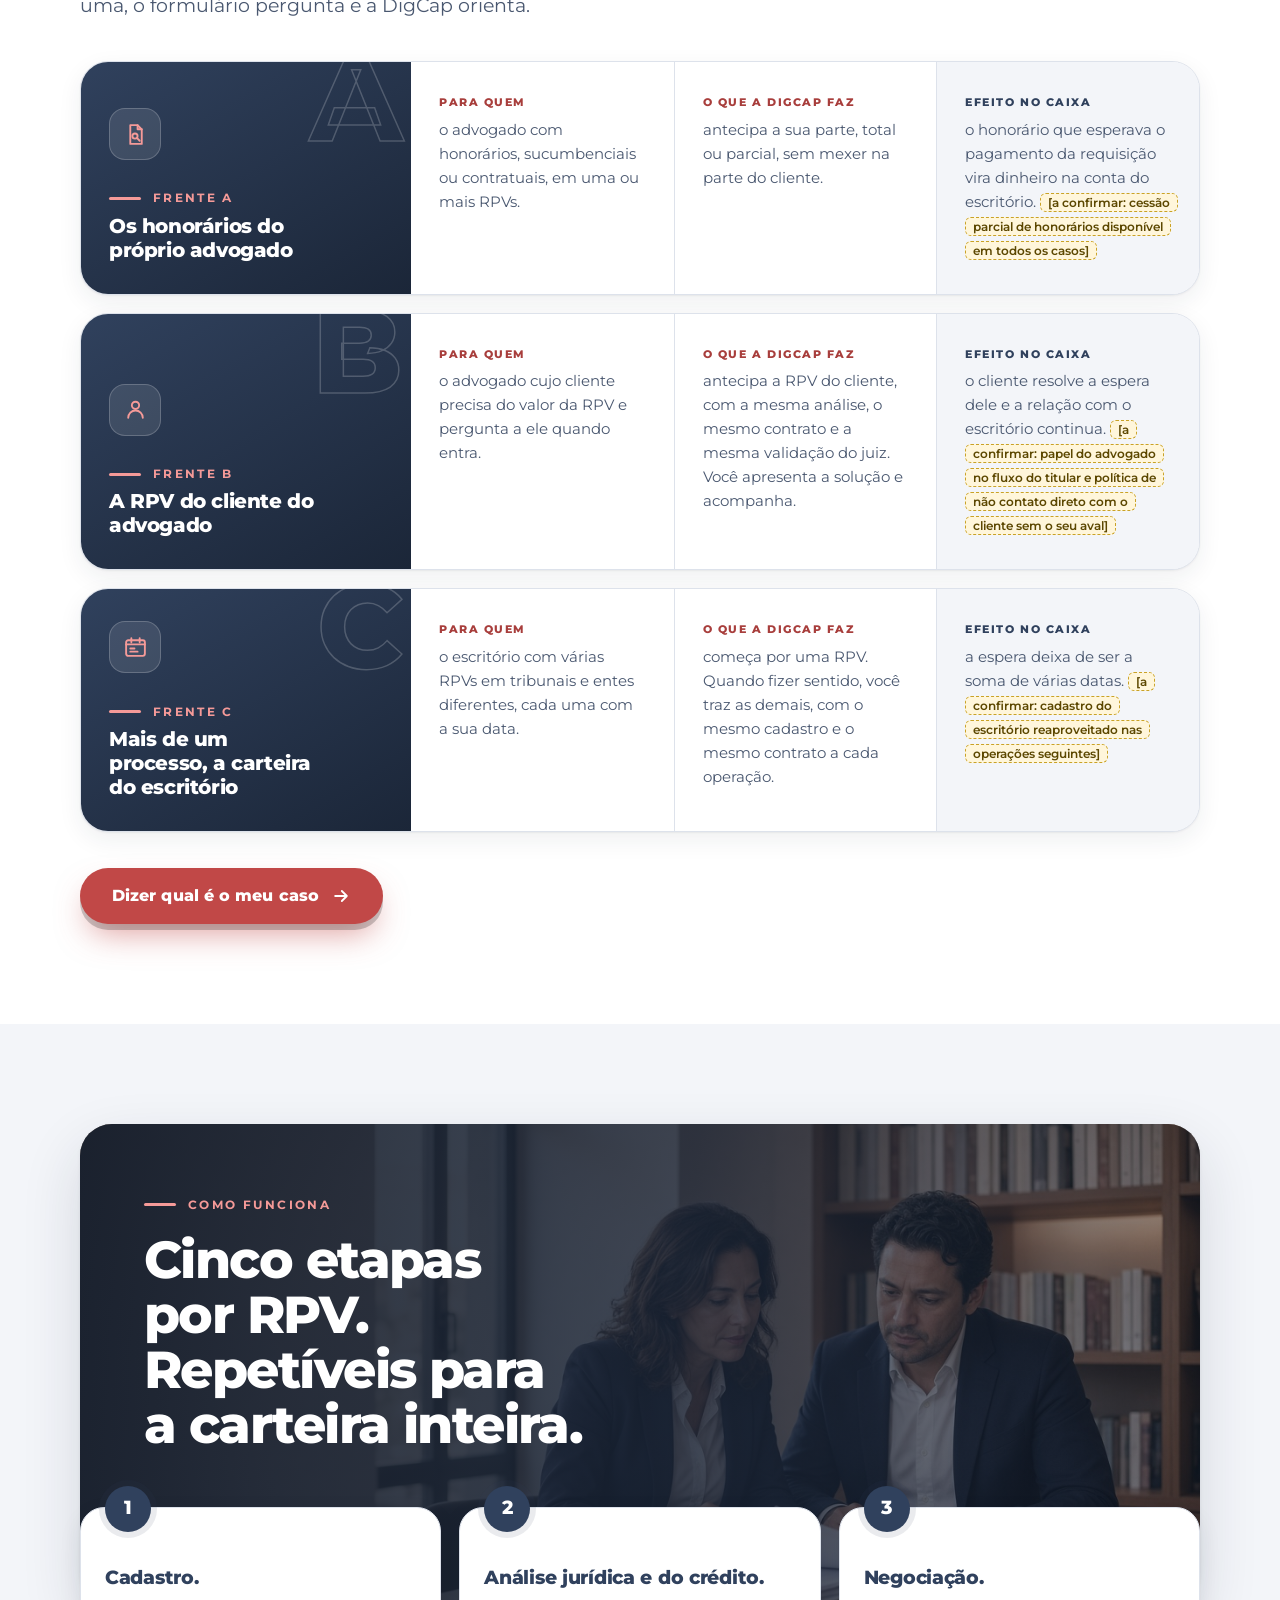
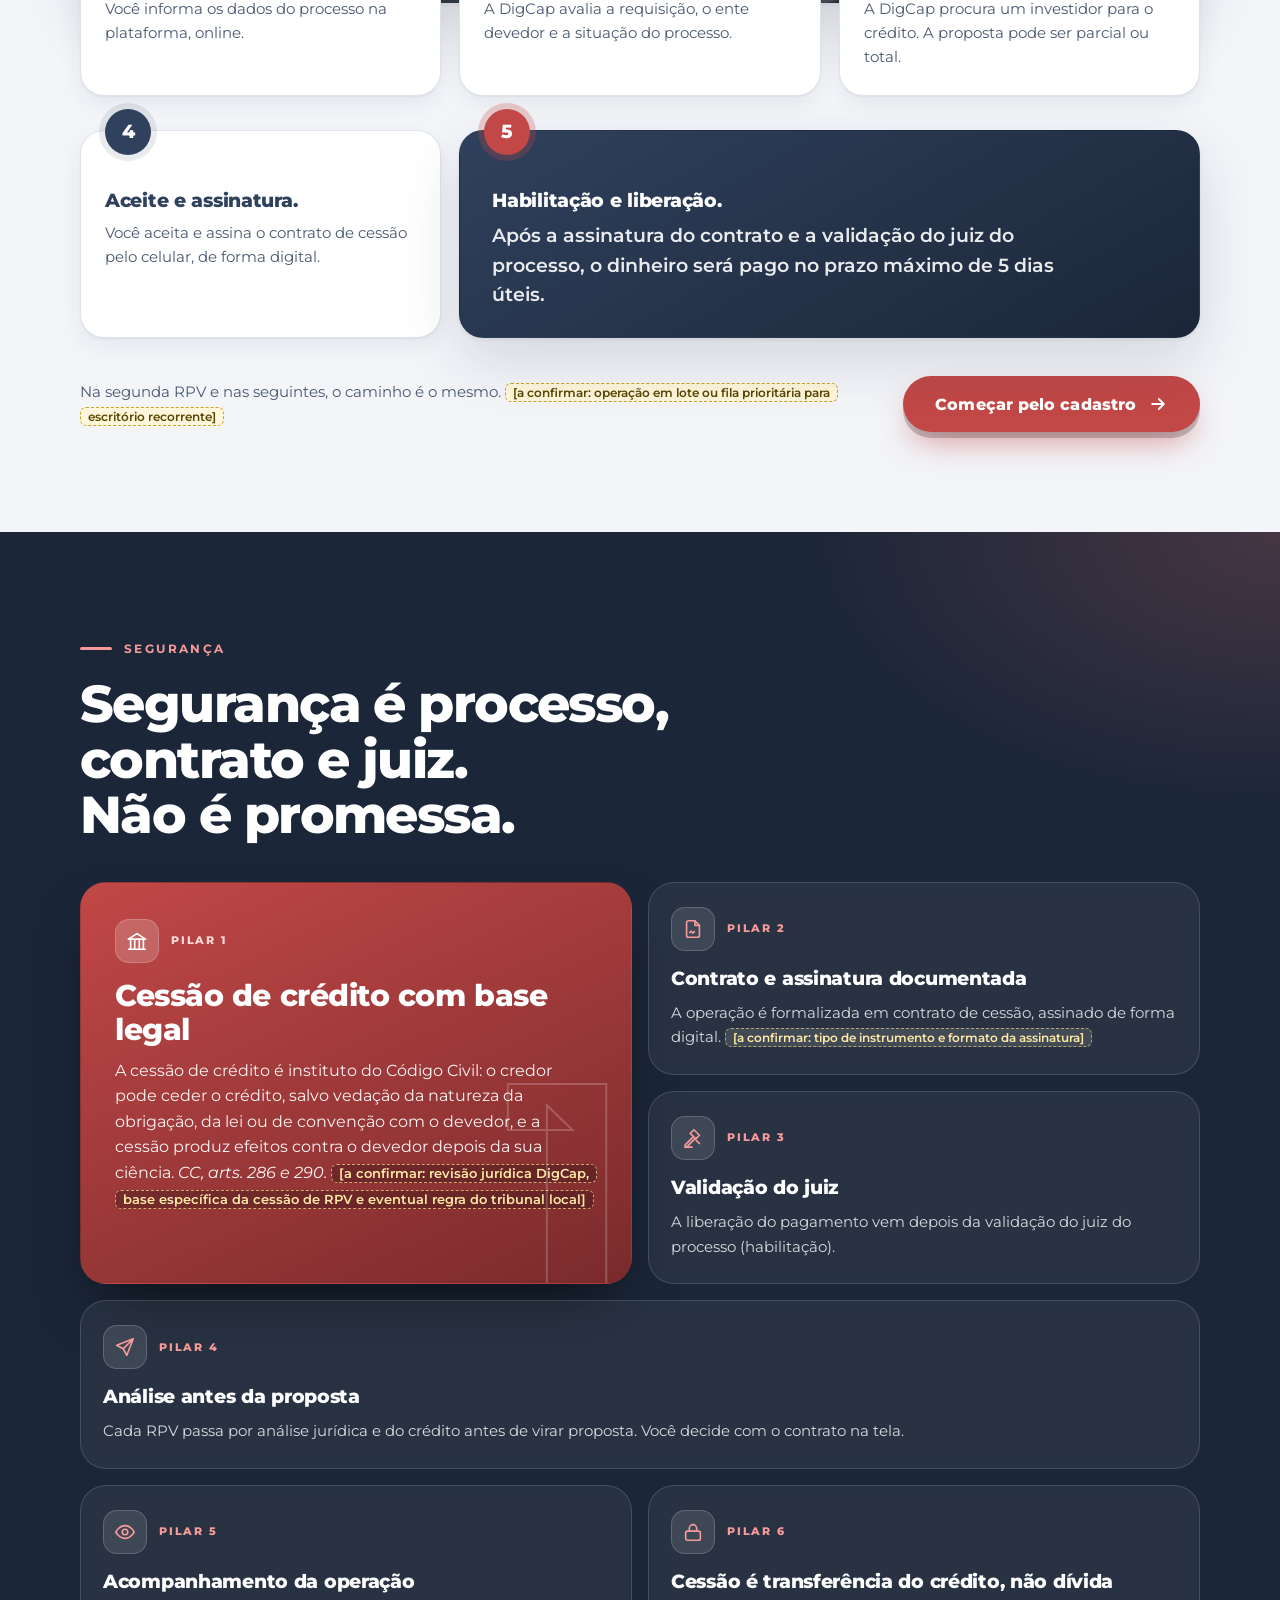
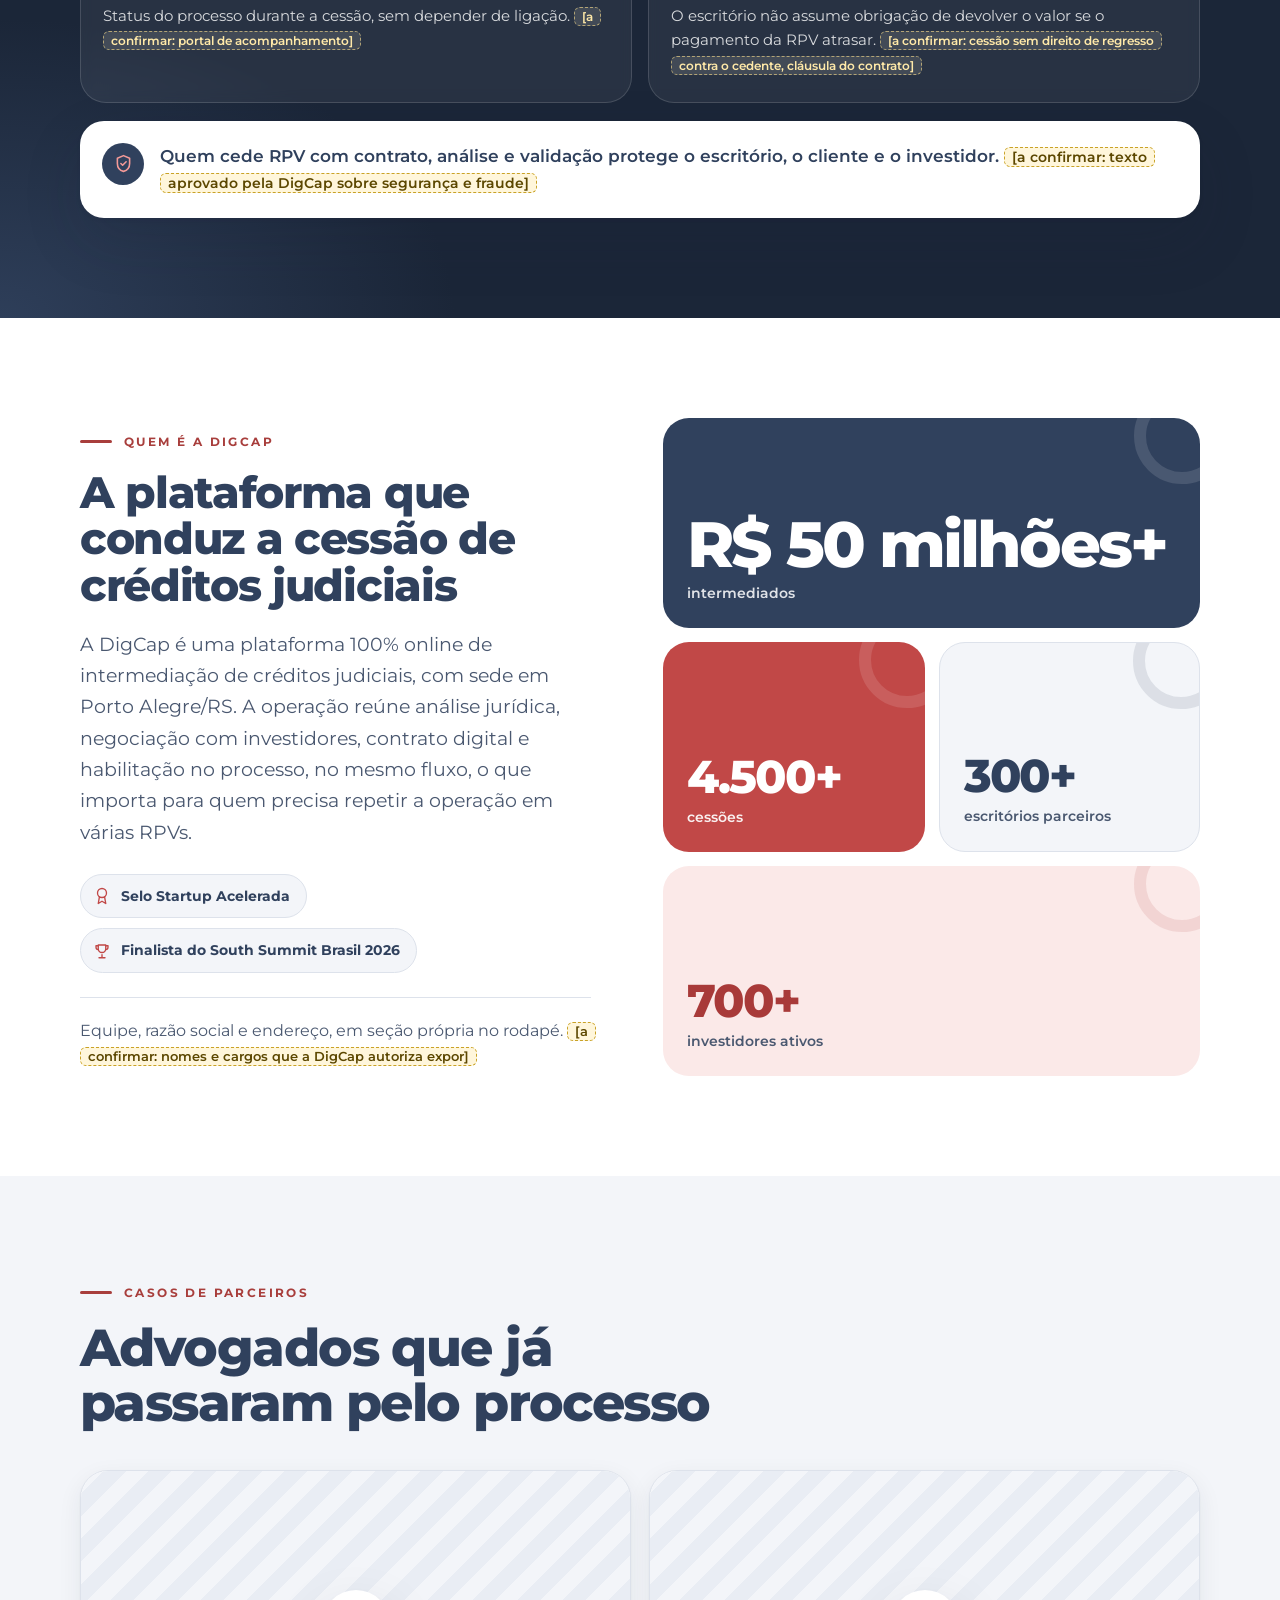
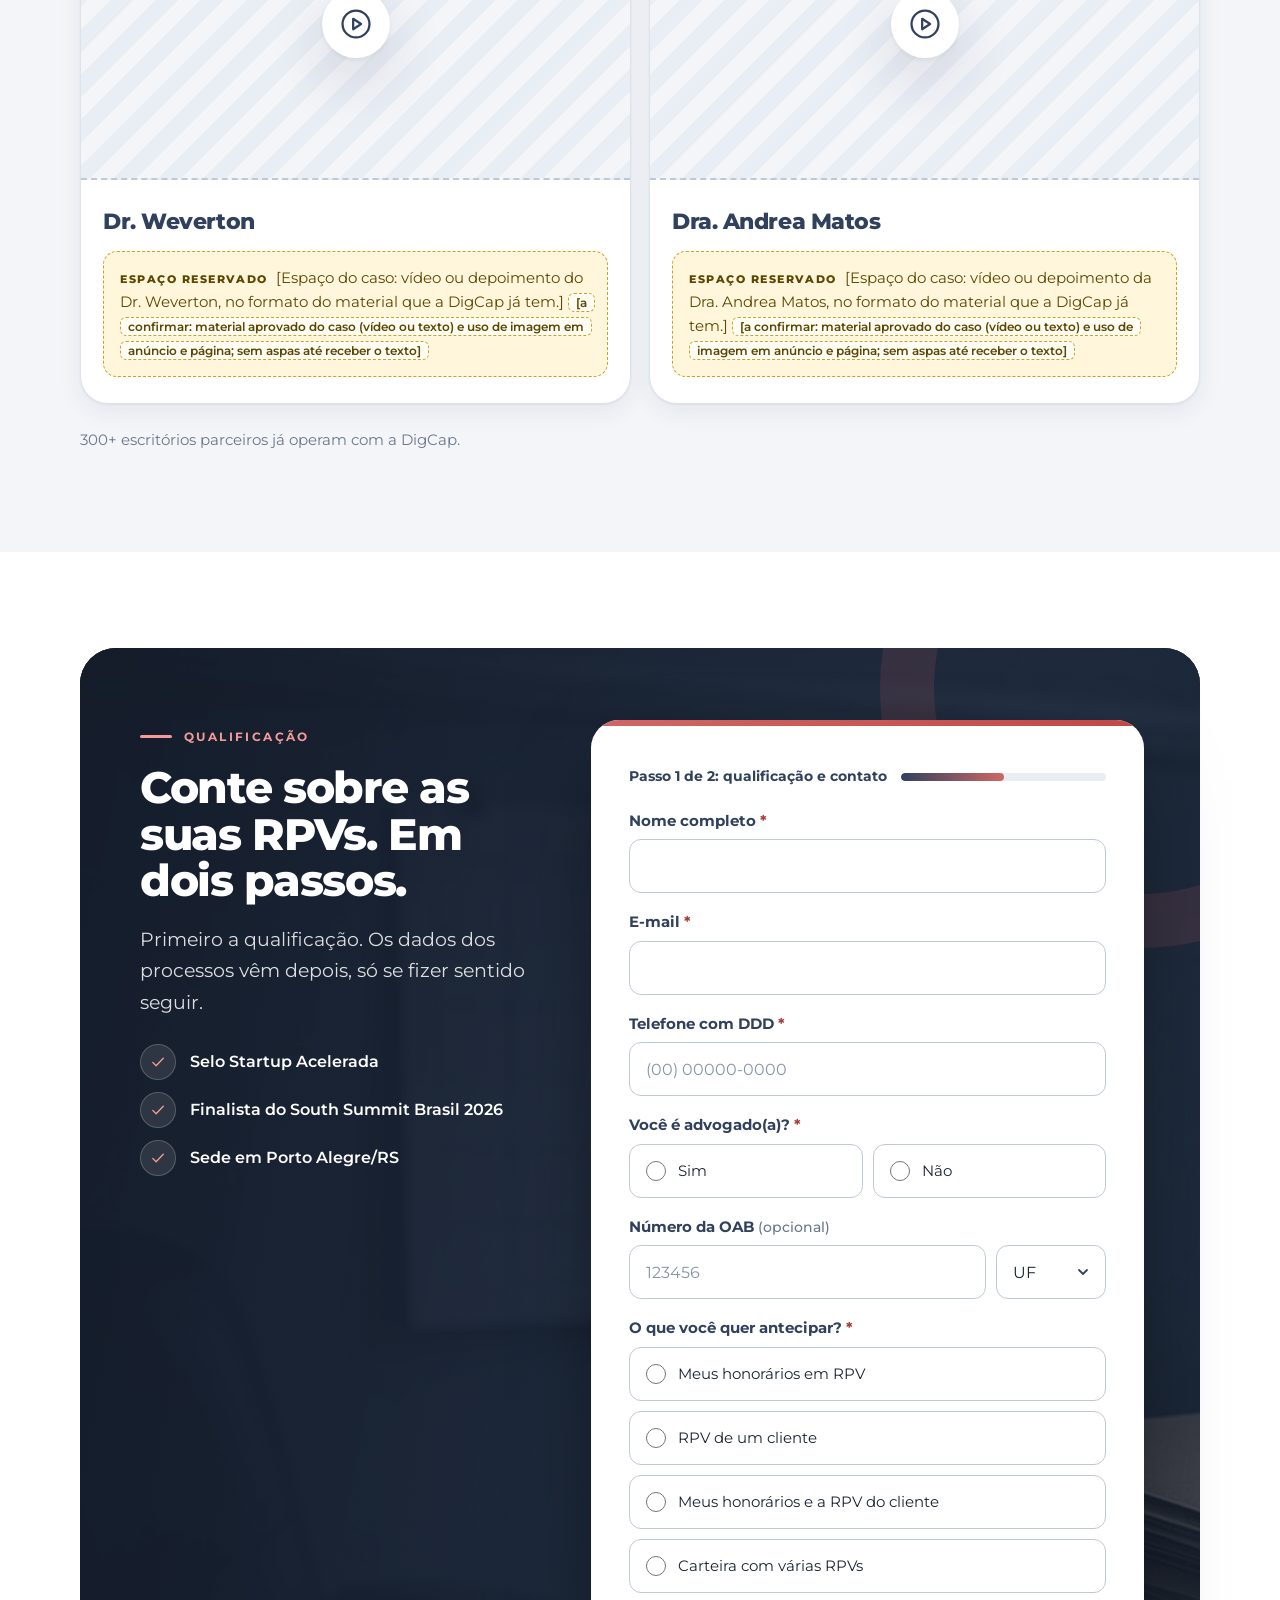
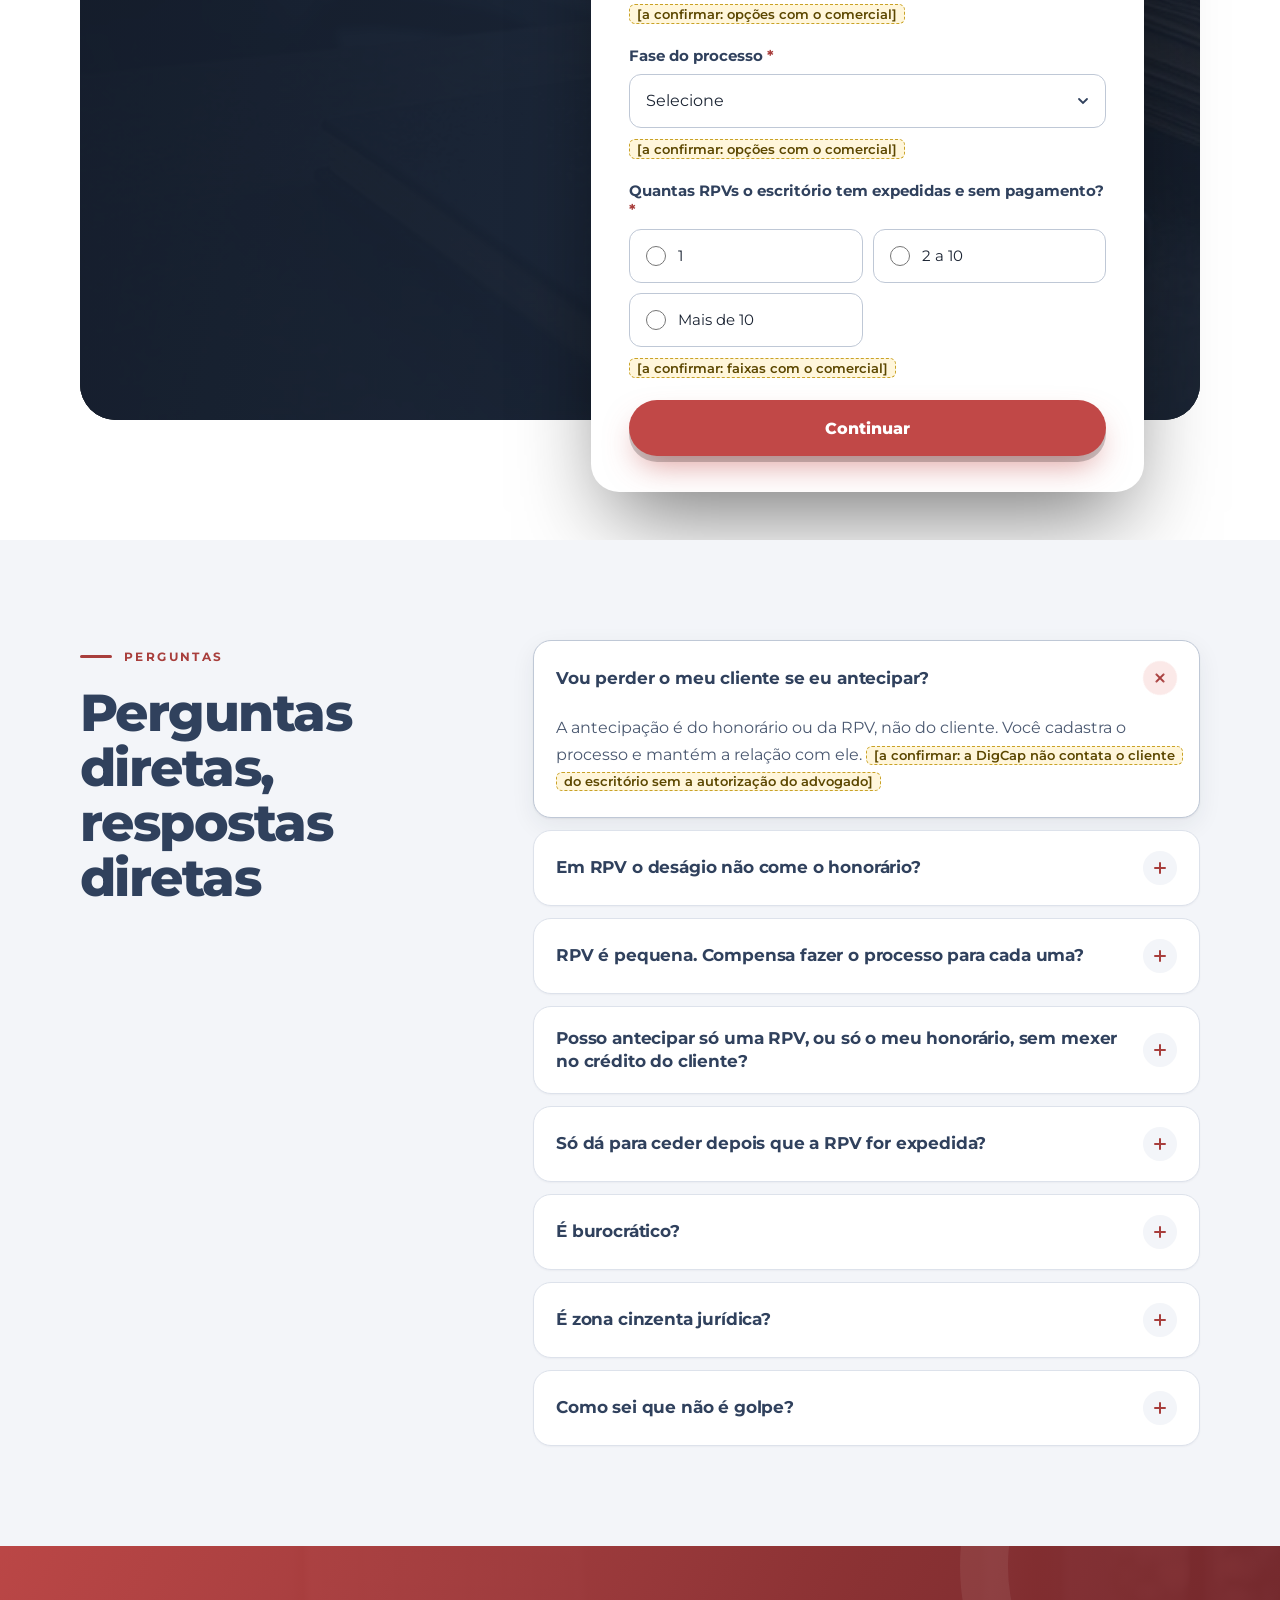
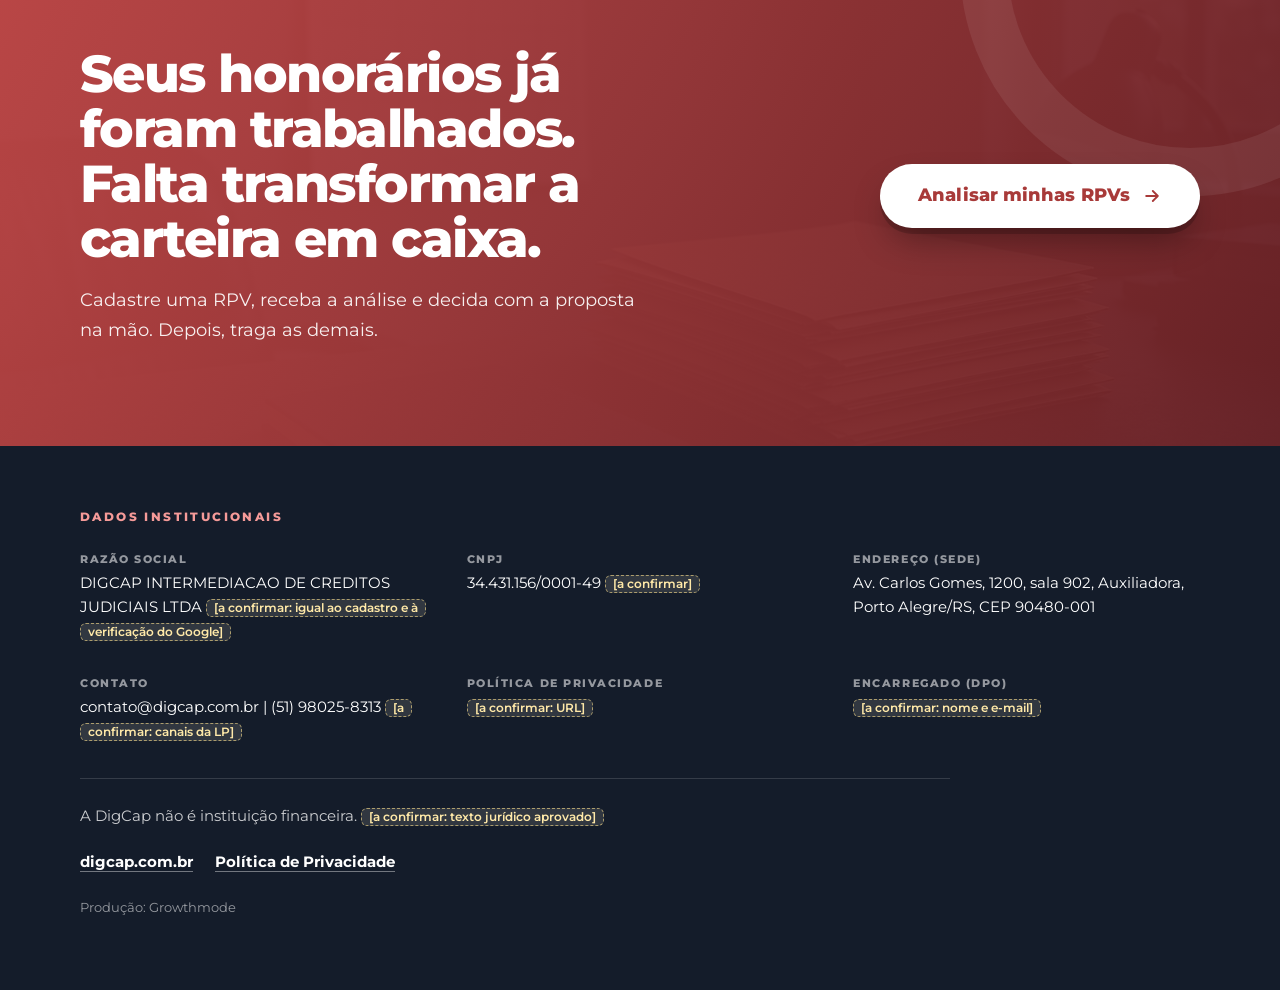
<file: rpv-v3/index.html>
<!DOCTYPE html>
<html lang="pt-BR" data-direcao="v3" data-headline="A" data-form-step="1" data-oab="optional" data-whatsapp="off" data-internal="off" data-frente="rpv">
<head>
<meta charset="utf-8"><meta name="viewport" content="width=device-width, initial-scale=1">
<title>Antecipação de honorários de RPV | DigCap</title>
<meta name="description" content="Antecipe honorários de RPV com cessão documentada, análise jurídica e assinatura 100% online. Para advogados e escritórios com carteira.">
<!-- STAGING: não indexar. Na publicação (com ok do Luiz), remover esta linha. -->
<meta name="robots" content="noindex,nofollow">
<meta name="theme-color" content="#FFFFFF">
<link rel="preconnect" href="https://fonts.googleapis.com"><link rel="preconnect" href="https://fonts.gstatic.com" crossorigin>
<link href="https://fonts.googleapis.com/css2?family=Montserrat:wght@400;500;600;700;800&display=swap" rel="stylesheet">
<link rel="icon" href="assets/logo-placeholder.svg" type="image/svg+xml">
<link rel="stylesheet" href="css/main.css">
<script>document.documentElement.className+=" js"</script>
<!-- GTM — PLACEHOLDER (ID NÃO FORNECIDO): preencher CONFIG.gtmId em js/main.js (GTM-XXXXXXX). O main.js injeta o snippet. -->
<script src="js/main.js"></script>
</head>
<body>
<a class="skip" href="#conteudo">Ir para o conteúdo</a>
<header class="header" id="topo"><div class="container bar"><a class="logo" href="#hero" aria-label="DigCap (logo placeholder)"><b>dig<span>cap</span></b><small>Logo [a confirmar]</small></a><nav class="nav" aria-label="Seções da página"><a href="#caixa">A fila</a><a href="#para-quem-e">Frentes</a><a href="#como-funciona">Como funciona</a><a href="#seguro">Segurança</a><a href="#quem-e-a-digcap">A DigCap</a><a href="#faq">Perguntas</a></nav><a class="btn btn-p btn-sm" href="#qualificacao">Analisar minhas RPVs</a></div></header>
<main id="conteudo">
<section class="hero3" id="hero" data-section="hero" aria-labelledby="hero-title"><div class="container hero3-in"><div class="hero3-txt"><span class="eyebrow">Antecipação de honorários · RPV</span><h1 id="hero-title"><span class="h1-a">Muitas RPVs a receber e a conta do escritório vencendo?</span> <span class="h1-b">Antecipe seus honorários.</span></h1><p class="sub">Quando o escritório acumula RPVs em tribunais e entes diferentes, o caixa depende de cada requisição. A DigCap conduz a cessão do crédito de honorários, 100% online, para o dinheiro entrar no caixa do escritório agora.</p><a class="btn btn-p btn-lg" href="#qualificacao">Analisar minhas RPVs <svg class="ico-s" viewBox="0 0 24 24" aria-hidden="true"><path d="M5 12h14M13 6l6 6-6 6"/></svg></a></div><div class="hero3-media"><figure class="hero3-photo"><img src="assets/advogada.jpg" alt="Advogada em pé em um escritório, lendo documentos de um processo" width="864" height="1152" fetchpriority="high"><figcaption>Imagem ilustrativa</figcaption></figure><span class="hero3-seal"><svg class="ico-s" viewBox="0 0 24 24" aria-hidden="true"><circle cx="12" cy="12" r="9"/><path d="M3 12h18M12 3c3 3 3 15 0 18M12 3c-3 3-3 15 0 18"/></svg><span>100% online</span></span><aside class="ficha3" aria-label="Prévia da qualificação"><div class="fh"><b>Qualificação</b><span>Passo 1 de 2</span></div><div class="fbar"><i></i></div><ul><li style="--i:0"><svg class="ico-s" viewBox="0 0 24 24" aria-hidden="true"><path d="m5 12.5 4.5 4.5L19 7"/></svg> Você é advogado(a)?</li><li style="--i:1"><svg class="ico-s" viewBox="0 0 24 24" aria-hidden="true"><path d="m5 12.5 4.5 4.5L19 7"/></svg> O que quer antecipar</li><li style="--i:2"><svg class="ico-s" viewBox="0 0 24 24" aria-hidden="true"><path d="m5 12.5 4.5 4.5L19 7"/></svg> Fase do processo</li><li style="--i:3"><svg class="ico-s" viewBox="0 0 24 24" aria-hidden="true"><path d="m5 12.5 4.5 4.5L19 7"/></svg> RPVs expedidas e sem pagamento</li></ul><p class="ff">Os dados do processo vêm depois, no passo 2, e são opcionais.</p></aside></div></div></section>
<section class="cred" data-section="credenciais" aria-label="Credenciais"><div class="container"><ul><li class="reveal" style="--d:0.00s"><span class="ci"><svg class="ico-s" viewBox="0 0 24 24" aria-hidden="true"><circle cx="12" cy="8" r="6"/><path d="M15.5 13.5 17 22l-5-3-5 3 1.5-8.5"/></svg></span><span><b class="t">Selo Startup Acelerada</b></span></li><li class="reveal" style="--d:0.06s"><span class="ci"><svg class="ico-s" viewBox="0 0 24 24" aria-hidden="true"><path d="M8 21h8M12 17v4M7 4h10v5a5 5 0 0 1-10 0z"/><path d="M17 5h3v2a3 3 0 0 1-3 3M7 5H4v2a3 3 0 0 0 3 3"/></svg></span><span><b class="t">Finalista do South Summit Brasil 2026</b></span></li><li class="reveal" style="--d:0.12s"><span class="ci"><svg class="ico-s" viewBox="0 0 24 24" aria-hidden="true"><rect x="2" y="6" width="20" height="12" rx="2"/><circle cx="12" cy="12" r="2.5"/><path d="M6 12h.01M18 12h.01"/></svg></span><span><b>R$ 50 milhões+</b> intermediados</span></li><li class="reveal" style="--d:0.18s"><span class="ci"><svg class="ico-s" viewBox="0 0 24 24" aria-hidden="true"><path d="M14 3H7a2 2 0 0 0-2 2v14a2 2 0 0 0 2 2h10a2 2 0 0 0 2-2V8z"/><path d="M14 3v5h5"/><path d="m9 15 2 2 4-4"/></svg></span><span><b>4.500+</b> cessões</span></li><li class="reveal" style="--d:0.24s"><span class="ci"><svg class="ico-s" viewBox="0 0 24 24" aria-hidden="true"><path d="M12 21s7-6.2 7-11a7 7 0 0 0-14 0c0 4.8 7 11 7 11z"/><circle cx="12" cy="10" r="2.5"/></svg></span><span><b class="t">Sede em Porto Alegre/RS</b></span></li></ul></div></section>
<section class="section " id="caixa" data-section="caixa"><div class="container"><div class="head reveal"><span class="eyebrow">Fila x caixa</span><h2>O honorário é seu. O caixa ainda não.</h2><div class="lede"><p>A sentença transitou. A requisição saiu. O honorário está reconhecido e ainda não entrou na conta do escritório. Enquanto isso, equipe, aluguel e impostos vencem todo mês, no dia certo.</p></div></div><div class="versus"><div class="vs-col vs-fila"><span class="vs-tag"><svg class="ico-s" viewBox="0 0 24 24" aria-hidden="true"><circle cx="12" cy="12" r="9"/><path d="M12 7v5l3 2"/></svg> Na fila</span><ol class="fila"><li class="reveal" style="--d:0.00s"><span class="n" aria-hidden="true">1</span><div><h3>A conta chega no dia. O honorário, não.</h3><p>O escritório paga em data fixa o que recebe em datas que mudam a cada processo.</p></div></li><li class="reveal" style="--d:0.07s"><span class="n" aria-hidden="true">2</span><div><h3>O relógio só começa na requisição.</h3><p>O prazo de pagamento conta a partir da entrega da requisição, não da sentença. Até lá, o relógio nem começou.</p></div></li><li class="reveal" style="--d:0.14s"><span class="n" aria-hidden="true">3</span><div><h3>Cada ente tem a sua data.</h3><p>Tribunal, devedor e limite de valor mudam de um processo para o outro, e a sua carteira vira um calendário com muitas datas. Alguém da equipe passa o mês consultando, peticionando e cobrando.</p></div></li><li class="reveal" style="--d:0.21s"><span class="n" aria-hidden="true">4</span><div><h3>O crescimento espera.</h3><p>Contratar, investir em captação ou abrir uma frente nova depende do dinheiro que está nas RPVs ainda não pagas.</p></div></li></ol></div><span class="vs-sep" aria-hidden="true"><svg class="ico-s" viewBox="0 0 24 24" aria-hidden="true"><path d="M6 6l12 12M18 6 6 18"/></svg></span><div class="vs-col vs-caixa"><span class="vs-tag"><svg class="ico-s" viewBox="0 0 24 24" aria-hidden="true"><rect x="2" y="6" width="20" height="12" rx="2"/><circle cx="12" cy="12" r="2.5"/><path d="M6 12h.01M18 12h.01"/></svg> No caixa</span><p class="pull reveal">Honorário a receber não paga conta. Só caixa paga.</p><p class="fp reveal">A DigCap transforma esses honorários em caixa por cessão formalizada, no mesmo fluxo a cada RPV. O prazo de pagamento, depois da assinatura e da validação do juiz, é este:</p><blockquote class="prazo reveal"><span class="pi"><svg class="ico-s" viewBox="0 0 24 24" aria-hidden="true"><circle cx="12" cy="12" r="9"/><path d="M12 7v5l3 2"/></svg></span><span>Após a assinatura do contrato e a validação do juiz do processo, o dinheiro será pago no prazo máximo de 5 dias úteis.</span></blockquote><p class="fchip"><span class="slot-inline">[a confirmar: revisão jurídica DigCap dos fatos das situações 2 e 3]</span></p><p class="vs-cta reveal"><a class="btn btn-p" href="#qualificacao">Antecipar meus honorários <svg class="ico-s" viewBox="0 0 24 24" aria-hidden="true"><path d="M5 12h14M13 6l6 6-6 6"/></svg></a></p></div></div></div></section>
<section class="section sec-soft" id="conta-do-escritorio" data-section="conta-do-escritorio"><div class="container"><div class="conta3"><div class="head reveal" style="margin-bottom:0"><span class="eyebrow">Faça a conta</span><h2>Três números que você já tem</h2><div class="lede"><p>Abra a sua planilha de controle e responda:</p></div></div><div class="conta3-card reveal"><ol><li class="reveal" style="--d:0.00s"><span class="kn" aria-hidden="true">1</span><p>Quantas RPVs com honorários seus estão expedidas e ainda sem pagamento?</p></li><li class="reveal" style="--d:0.08s"><span class="kn" aria-hidden="true">2</span><p>Qual é a soma desses honorários?</p></li><li class="reveal" style="--d:0.16s"><span class="kn" aria-hidden="true">3</span><p>Quanto dessa soma já tinha destino no escritório este mês?</p></li></ol><div class="conta3-fim"><p>Se a diferença entre o que está parado e o que você precisa é grande, antecipar uma parte da carteira resolve a conta sem esperar cada requisição.</p><a class="btn btn-p" href="#qualificacao">Levar minha carteira para análise <svg class="ico-s" viewBox="0 0 24 24" aria-hidden="true"><path d="M5 12h14M13 6l6 6-6 6"/></svg></a></div></div></div></div></section>
<section class="section " id="para-quem-e" data-section="para-quem-e"><div class="container"><div class="head reveal"><span class="eyebrow">Para quem é</span><h2>Três frentes de antecipação. Uma plataforma.</h2><div class="lede"><p>Escolha a que descreve o seu caso. Se o seu caso mistura mais de uma, o formulário pergunta e a DigCap orienta.</p></div></div><div class="frows"><article class="frow reveal" style="--d:0.00s" data-front="a"><div class="frow-id"><span class="gl" aria-hidden="true">A</span><span class="ic"><svg class="ico-s" viewBox="0 0 24 24" aria-hidden="true"><path d="M7 3h7l4 4v14H7z"/><path d="M14 3v4h4"/><circle cx="11.5" cy="13.5" r="2.5"/><path d="M13.3 15.3L16 18"/></svg></span><div><span class="eyebrow">Frente A</span><h3>Os honorários do próprio advogado</h3></div></div><div class="frow-body"><div class="cell"><span class="fl">Para quem</span><p>o advogado com honorários, sucumbenciais ou contratuais, em uma ou mais RPVs.</p></div><div class="cell"><span class="fl">O que a DigCap faz</span><p>antecipa a sua parte, total ou parcial, sem mexer na parte do cliente.</p></div><div class="cell"><span class="fl">Efeito no caixa</span><p>o honorário que esperava o pagamento da requisição vira dinheiro na conta do escritório. <span class="slot-inline">[a confirmar: cessão parcial de honorários disponível em todos os casos]</span></p></div></div></article><article class="frow reveal" style="--d:0.08s" data-front="b"><div class="frow-id"><span class="gl" aria-hidden="true">B</span><span class="ic"><svg class="ico-s" viewBox="0 0 24 24" aria-hidden="true"><circle cx="12" cy="8" r="3.5"/><path d="M5 20a7 7 0 0 1 14 0"/></svg></span><div><span class="eyebrow">Frente B</span><h3>A RPV do cliente do advogado</h3></div></div><div class="frow-body"><div class="cell"><span class="fl">Para quem</span><p>o advogado cujo cliente precisa do valor da RPV e pergunta a ele quando entra.</p></div><div class="cell"><span class="fl">O que a DigCap faz</span><p>antecipa a RPV do cliente, com a mesma análise, o mesmo contrato e a mesma validação do juiz. Você apresenta a solução e acompanha.</p></div><div class="cell"><span class="fl">Efeito no caixa</span><p>o cliente resolve a espera dele e a relação com o escritório continua. <span class="slot-inline">[a confirmar: papel do advogado no fluxo do titular e política de não contato direto com o cliente sem o seu aval]</span></p></div></div></article><article class="frow reveal" style="--d:0.16s" data-front="c"><div class="frow-id"><span class="gl" aria-hidden="true">C</span><span class="ic"><svg class="ico-s" viewBox="0 0 24 24" aria-hidden="true"><rect x="3" y="5" width="18" height="15" rx="2"/><path d="M3 9h18M8 3v4M16 3v4"/><path d="M7 13h4M7 16h7"/></svg></span><div><span class="eyebrow">Frente C</span><h3>Mais de um processo, a carteira do escritório</h3></div></div><div class="frow-body"><div class="cell"><span class="fl">Para quem</span><p>o escritório com várias RPVs em tribunais e entes diferentes, cada uma com a sua data.</p></div><div class="cell"><span class="fl">O que a DigCap faz</span><p>começa por uma RPV. Quando fizer sentido, você traz as demais, com o mesmo cadastro e o mesmo contrato a cada operação.</p></div><div class="cell"><span class="fl">Efeito no caixa</span><p>a espera deixa de ser a soma de várias datas. <span class="slot-inline">[a confirmar: cadastro do escritório reaproveitado nas operações seguintes]</span></p></div></div></article></div><p class="cta-row reveal"><a class="btn btn-p" href="#qualificacao">Dizer qual é o meu caso <svg class="ico-s" viewBox="0 0 24 24" aria-hidden="true"><path d="M5 12h14M13 6l6 6-6 6"/></svg></a></p></div></section>
<section class="section como3" id="como-funciona" data-section="como-funciona"><div class="container"><div class="como-banner"><img src="assets/hero-escritorio.jpg" alt="Duas pessoas analisando documentos de um processo em uma mesa de escritório" width="1280" height="720" loading="lazy"><div class="como-banner-in reveal"><span class="eyebrow">Como funciona</span><h2>Cinco etapas por RPV. Repetíveis para a carteira inteira.</h2></div></div><ol class="steps"><li class="step reveal" style="--d:0.00s"><span class="n">1</span><h3>Cadastro.</h3><p>Você informa os dados do processo na plataforma, online.</p></li><li class="step reveal" style="--d:0.07s"><span class="n">2</span><h3>Análise jurídica e do crédito.</h3><p>A DigCap avalia a requisição, o ente devedor e a situação do processo.</p></li><li class="step reveal" style="--d:0.14s"><span class="n">3</span><h3>Negociação.</h3><p>A DigCap procura um investidor para o crédito. A proposta pode ser parcial ou total.</p></li><li class="step reveal" style="--d:0.21s"><span class="n">4</span><h3>Aceite e assinatura.</h3><p>Você aceita e assina o contrato de cessão pelo celular, de forma digital.</p></li><li class="step reveal" style="--d:0.28s"><span class="n">5</span><h3>Habilitação e liberação.</h3><p>Após a assinatura do contrato e a validação do juiz do processo, o dinheiro será pago no prazo máximo de 5 dias úteis.</p></li></ol><div class="como-foot reveal"><p class="passo-nota">Na segunda RPV e nas seguintes, o caminho é o mesmo. <span class="slot-inline">[a confirmar: operação em lote ou fila prioritária para escritório recorrente]</span></p><a class="btn btn-p" href="#qualificacao">Começar pelo cadastro <svg class="ico-s" viewBox="0 0 24 24" aria-hidden="true"><path d="M5 12h14M13 6l6 6-6 6"/></svg></a></div></div></section>
<section class="section seg3 on-dark" id="seguro" data-section="seguro"><div class="container"><div class="head reveal"><span class="eyebrow">Segurança</span><h2>Segurança é processo, contrato e juiz. Não é promessa.</h2></div><ul class="bento"><li class="pillar b1 reveal" style="--d:0.00s"><div class="pt"><span class="pi"><svg class="ico-s" viewBox="0 0 24 24" aria-hidden="true"><path d="M3 21h18M5 21V10M9.5 21V10M14.5 21V10M19 21V10M2.5 10 12 4l9.5 6z"/></svg></span><span class="pn">Pilar 1</span></div><h3>Cessão de crédito com base legal</h3><p>A cessão de crédito é instituto do Código Civil: o credor pode ceder o crédito, salvo vedação da natureza da obrigação, da lei ou de convenção com o devedor, e a cessão produz efeitos contra o devedor depois da sua ciência. <em>CC, arts. 286 e 290.</em> <span class="slot-inline">[a confirmar: revisão jurídica DigCap, base específica da cessão de RPV e eventual regra do tribunal local]</span></p></li><li class="pillar b2 reveal" style="--d:0.08s"><div class="pt"><span class="pi"><svg class="ico-s" viewBox="0 0 24 24" aria-hidden="true"><path d="M14 3H7a2 2 0 0 0-2 2v14a2 2 0 0 0 2 2h10a2 2 0 0 0 2-2V8z"/><path d="M14 3v5h5"/><path d="M8.5 16c1.2-2 2-2 2.5-.5s1.3 1 2.5-.8"/></svg></span><span class="pn">Pilar 2</span></div><h3>Contrato e assinatura documentada</h3><p>A operação é formalizada em contrato de cessão, assinado de forma digital. <span class="slot-inline">[a confirmar: tipo de instrumento e formato da assinatura]</span></p></li><li class="pillar b3 reveal" style="--d:0.16s"><div class="pt"><span class="pi"><svg class="ico-s" viewBox="0 0 24 24" aria-hidden="true"><path d="m14 13-8.5 8.5a1.5 1.5 0 0 1-2-2L12 11M9 7l4-4 6 6-4 4zM15.5 14.5 19 18M3 22h8"/></svg></span><span class="pn">Pilar 3</span></div><h3>Validação do juiz</h3><p>A liberação do pagamento vem depois da validação do juiz do processo (habilitação).</p></li><li class="pillar b4 reveal" style="--d:0.00s"><div class="pt"><span class="pi"><svg class="ico-s" viewBox="0 0 24 24" aria-hidden="true"><path d="M21 3 10 14M21 3l-7 18-4-7-7-4z"/></svg></span><span class="pn">Pilar 4</span></div><h3>Análise antes da proposta</h3><p>Cada RPV passa por análise jurídica e do crédito antes de virar proposta. Você decide com o contrato na tela.</p></li><li class="pillar b5 reveal" style="--d:0.08s"><div class="pt"><span class="pi"><svg class="ico-s" viewBox="0 0 24 24" aria-hidden="true"><path d="M2 12s3.6-7 10-7 10 7 10 7-3.6 7-10 7S2 12 2 12z"/><circle cx="12" cy="12" r="3"/></svg></span><span class="pn">Pilar 5</span></div><h3>Acompanhamento da operação</h3><p>Status do processo durante a cessão, sem depender de ligação. <span class="slot-inline">[a confirmar: portal de acompanhamento]</span></p></li><li class="pillar b6 reveal" style="--d:0.16s"><div class="pt"><span class="pi"><svg class="ico-s" viewBox="0 0 24 24" aria-hidden="true"><rect x="4" y="11" width="16" height="10" rx="2"/><path d="M8 11V8a4 4 0 0 1 8 0v3"/></svg></span><span class="pn">Pilar 6</span></div><h3>Cessão é transferência do crédito, não dívida</h3><p>O escritório não assume obrigação de devolver o valor se o pagamento da RPV atrasar. <span class="slot-inline">[a confirmar: cessão sem direito de regresso contra o cedente, cláusula do contrato]</span></p></li></ul><p class="closing reveal"><span class="ci"><svg class="ico-s" viewBox="0 0 24 24" aria-hidden="true"><path d="M12 3 5 6v6c0 4.5 3 8 7 9 4-1 7-4.5 7-9V6z"/><path d="m9 12 2 2 4-4"/></svg></span><span>Quem cede RPV com contrato, análise e validação protege o escritório, o cliente e o investidor. <span class="slot-inline">[a confirmar: texto aprovado pela DigCap sobre segurança e fraude]</span></span></p></div></section>
<section class="section " id="quem-e-a-digcap" data-section="quem-e-a-digcap"><div class="container"><div class="quem3"><div class="quem3-txt reveal"><span class="eyebrow">Quem é a DigCap</span><h2>A plataforma que conduz a cessão de créditos judiciais</h2><div class="lede"><p>A DigCap é uma plataforma 100% online de intermediação de créditos judiciais, com sede em Porto Alegre/RS. A operação reúne análise jurídica, negociação com investidores, contrato digital e habilitação no processo, no mesmo fluxo, o que importa para quem precisa repetir a operação em várias RPVs.</p></div><ul class="badges3"><li><svg class="ico-s" viewBox="0 0 24 24" aria-hidden="true"><circle cx="12" cy="8" r="6"/><path d="M15.5 13.5 17 22l-5-3-5 3 1.5-8.5"/></svg>Selo Startup Acelerada</li><li><svg class="ico-s" viewBox="0 0 24 24" aria-hidden="true"><path d="M8 21h8M12 17v4M7 4h10v5a5 5 0 0 1-10 0z"/><path d="M17 5h3v2a3 3 0 0 1-3 3M7 5H4v2a3 3 0 0 0 3 3"/></svg>Finalista do South Summit Brasil 2026</li></ul><p class="por">Equipe, razão social e endereço, em seção própria no rodapé. <span class="slot-inline">[a confirmar: nomes e cargos que a DigCap autoriza expor]</span></p></div><ul class="tiles"><li class="tile t1 reveal" style="--d:0.00s"><b>R$ 50 milhões+</b><span>intermediados</span></li><li class="tile t2 reveal" style="--d:0.07s"><b>4.500+</b><span>cessões</span></li><li class="tile t3 reveal" style="--d:0.14s"><b>300+</b><span>escritórios parceiros</span></li><li class="tile t4 reveal" style="--d:0.21s"><b>700+</b><span>investidores ativos</span></li></ul></div></div></section>
<section class="section sec-soft" id="casos" data-section="casos"><div class="container"><div class="head reveal"><span class="eyebrow">Casos de parceiros</span><h2>Advogados que já passaram pelo processo</h2></div><div class="cases3"><article class="case3 reveal" style="--d:0.00s"><div class="frame" aria-hidden="true"><span class="play"><svg class="ico-s" viewBox="0 0 24 24" aria-hidden="true"><circle cx="12" cy="12" r="9.5"/><path d="m10 8.3 5.6 3.7-5.6 3.7z"/></svg></span></div><div class="cb"><h3>Dr. Weverton</h3><div class="slot"><span class="slot-l">Espaço reservado</span>[Espaço do caso: vídeo ou depoimento do Dr. Weverton, no formato do material que a DigCap já tem.] <span class="slot-inline">[a confirmar: material aprovado do caso (vídeo ou texto) e uso de imagem em anúncio e página; sem aspas até receber o texto]</span></div></div></article><article class="case3 reveal" style="--d:0.08s"><div class="frame" aria-hidden="true"><span class="play"><svg class="ico-s" viewBox="0 0 24 24" aria-hidden="true"><circle cx="12" cy="12" r="9.5"/><path d="m10 8.3 5.6 3.7-5.6 3.7z"/></svg></span></div><div class="cb"><h3>Dra. Andrea Matos</h3><div class="slot"><span class="slot-l">Espaço reservado</span>[Espaço do caso: vídeo ou depoimento da Dra. Andrea Matos, no formato do material que a DigCap já tem.] <span class="slot-inline">[a confirmar: material aprovado do caso (vídeo ou texto) e uso de imagem em anúncio e página; sem aspas até receber o texto]</span></div></div></article></div><p class="apoio-casos reveal">300+ escritórios parceiros já operam com a DigCap.</p></div></section>
<section class="section form3" id="qualificacao" data-section="qualificacao"><div class="container"><div class="form3-panel"><div class="form3-bg" aria-hidden="true"></div><div class="form3-grid"><div class="form-intro"><span class="eyebrow">Qualificação</span><h2>Conte sobre as suas RPVs. Em dois passos.</h2><div class="lede"><p>Primeiro a qualificação. Os dados dos processos vêm depois, só se fizer sentido seguir.</p></div><ul class="trust"><li><span class="ci"><svg class="ico-s" viewBox="0 0 24 24" aria-hidden="true"><path d="m5 12.5 4.5 4.5L19 7"/></svg></span>Selo Startup Acelerada</li><li><span class="ci"><svg class="ico-s" viewBox="0 0 24 24" aria-hidden="true"><path d="m5 12.5 4.5 4.5L19 7"/></svg></span>Finalista do South Summit Brasil 2026</li><li><span class="ci"><svg class="ico-s" viewBox="0 0 24 24" aria-hidden="true"><path d="m5 12.5 4.5 4.5L19 7"/></svg></span>Sede em Porto Alegre/RS</li></ul></div><div class="form-card"><div class="progress" aria-live="polite"><span id="progress-label">Passo 1 de 2: qualificação e contato</span><div class="t"><div class="b"></div></div></div><form id="form-qualificacao" novalidate action="#" method="post"><div class="hid" aria-hidden="true">
<input type="hidden" name="utm_source" id="utm_source">
<input type="hidden" name="utm_medium" id="utm_medium">
<input type="hidden" name="utm_campaign" id="utm_campaign">
<input type="hidden" name="utm_term" id="utm_term">
<input type="hidden" name="utm_content" id="utm_content">
<input type="hidden" name="gclid" id="gclid">
<input type="hidden" name="wbraid" id="wbraid">
<input type="hidden" name="gbraid" id="gbraid">
<input type="hidden" name="fbclid" id="fbclid">
<input type="hidden" name="gclid_last" id="gclid_last">
<input type="hidden" name="fbclid_last" id="fbclid_last">
<input type="hidden" name="wbraid_last" id="wbraid_last">
<input type="hidden" name="gbraid_last" id="gbraid_last">
<input type="hidden" name="_fbp" id="_fbp">
<input type="hidden" name="_fbc" id="_fbc">
<input type="hidden" name="ga_client_id" id="ga_client_id">
<input type="hidden" name="consent_version" id="consent_version">
<input type="hidden" name="landing_url" id="landing_url">
<input type="hidden" name="referrer" id="referrer">
<input type="hidden" name="form_id" id="form_id" value="lp_advogados">
<input type="hidden" name="lp_frente" id="lp_frente" value="rpv">
<input type="hidden" name="lp_variant" id="lp_variant" value="frente-rpv-v3">
<input type="hidden" name="headline_variant" id="headline_variant" value="A">
<input type="hidden" name="submitted_at" id="submitted_at"></div><div class="fstep" id="step-1"><div class="field" id="field-nome"><label class="lbl" for="nome">Nome completo<span class="req" aria-hidden="true"> *</span></label><input class="ctl" id="nome" name="nome" autocomplete="name"><p class="field-error">Informe seu nome completo.</p></div><div class="field" id="field-email"><label class="lbl" for="email">E-mail<span class="req" aria-hidden="true"> *</span></label><input class="ctl" type="email" id="email" name="email" autocomplete="email"><p class="field-error">Informe um e-mail válido.</p></div><div class="field" id="field-telefone"><label class="lbl" for="telefone">Telefone com DDD<span class="req" aria-hidden="true"> *</span></label><input class="ctl" type="tel" id="telefone" name="telefone" autocomplete="tel" placeholder="(00) 00000-0000"><p class="field-error">Informe um telefone com DDD.</p></div><fieldset class="field" id="field-advogado"><legend class="lbl">Você é advogado(a)?<span class="req" aria-hidden="true"> *</span></legend><div class="choices row"><label class="choice"><input type="radio" name="e_advogado" value="sim"> <span>Sim</span></label><label class="choice"><input type="radio" name="e_advogado" value="nao"> <span>Não</span></label></div><p class="field-error">Selecione uma opção.</p></fieldset><div class="field" id="field-oab"><label class="lbl" for="oab">Número da OAB <span class="opt oab-opt">(opcional)</span><span class="req oab-req" aria-hidden="true"> *</span></label><div class="oab"><input class="ctl" id="oab" name="oab" inputmode="numeric" placeholder="123456"><select class="ctl" id="oab_uf" name="oab_uf" aria-label="UF da OAB"><option value="">UF</option><option>AC</option><option>AL</option><option>AM</option><option>AP</option><option>BA</option><option>CE</option><option>DF</option><option>ES</option><option>GO</option><option>MA</option><option>MG</option><option>MS</option><option>MT</option><option>PA</option><option>PB</option><option>PE</option><option>PI</option><option>PR</option><option>RJ</option><option>RN</option><option>RO</option><option>RR</option><option>RS</option><option>SC</option><option>SE</option><option>SP</option><option>TO</option></select></div><p class="field-error">Informe o número da OAB e a UF.</p></div><fieldset class="field" id="field-o-que"><legend class="lbl">O que você quer antecipar?<span class="req" aria-hidden="true"> *</span></legend><div class="choices"><label class="choice"><input type="radio" name="o_que_antecipar" value="honorarios"> <span>Meus honorários em RPV</span></label><label class="choice"><input type="radio" name="o_que_antecipar" value="credito_cliente"> <span>RPV de um cliente</span></label><label class="choice"><input type="radio" name="o_que_antecipar" value="honorarios_e_credito_cliente"> <span>Meus honorários e a RPV do cliente</span></label><label class="choice"><input type="radio" name="o_que_antecipar" value="carteira"> <span>Carteira com várias RPVs</span></label></div><div style="margin-top:8px"><span class="slot-inline">[a confirmar: opções com o comercial]</span></div><p class="field-error">Selecione uma opção.</p></fieldset><div class="field" id="field-fase"><label class="lbl" for="fase">Fase do processo<span class="req" aria-hidden="true"> *</span></label><select class="ctl" id="fase" name="fase"><option value="">Selecione</option><option value="antes_expedicao">Em andamento, antes da expedição da RPV</option><option value="expedido">RPV expedida, aguardando pagamento</option><option value="nao_sei">Não sei informar</option></select><p class="field-error">Selecione a fase.</p><div style="margin-top:8px"><span class="slot-inline">[a confirmar: opções com o comercial]</span></div></div><fieldset class="field" id="field-qtd"><legend class="lbl">Quantas RPVs o escritório tem expedidas e sem pagamento?<span class="req" aria-hidden="true"> *</span></legend><div class="choices row"><label class="choice"><input type="radio" name="qtd_processos" value="1"> <span>1</span></label><label class="choice"><input type="radio" name="qtd_processos" value="2_a_10"> <span>2 a 10</span></label><label class="choice"><input type="radio" name="qtd_processos" value="mais_de_10"> <span>Mais de 10</span></label></div><div style="margin-top:8px"><span class="slot-inline">[a confirmar: faixas com o comercial]</span></div><p class="field-error">Selecione uma opção.</p></fieldset><div class="actions"><button type="button" class="btn btn-p" id="btn-continuar">Continuar</button></div></div><div class="fstep" id="step-2"><div class="field" id="field-processo"><label class="lbl" for="processo">Número do processo <span class="opt">(opcional)</span></label><input class="ctl" id="processo" name="processo" inputmode="numeric" placeholder="0000000-00.0000.0.00.0000"><p class="field-error">Informe o número completo (20 dígitos) ou deixe em branco.</p></div><div class="field" id="field-ente"><label class="lbl" for="ente">Ente devedor <span class="opt">(opcional)</span></label><input class="ctl" id="ente" name="ente_devedor" autocomplete="off"><p class="field-error">Verifique o campo.</p></div><div class="field" id="field-consentimento"><label class="choice consent"><input type="checkbox" id="consentimento" name="consentimento" value="sim"><span>Li e concordo com a <a href="#aviso-privacidade">Política de Privacidade</a> da DigCap e autorizo o contato sobre a minha solicitação.</span></label><p class="field-error">É necessário concordar para enviar.</p><div style="margin-top:8px"><span class="slot-inline">[a confirmar: texto aprovado, URL e versão em consent_version]</span></div></div><p class="submit-error" id="submit-error" role="alert">Não foi possível enviar agora. Tente novamente em instantes.</p><div class="actions"><button type="button" class="btn btn-s" id="btn-voltar">Voltar</button><button type="submit" class="btn btn-p" id="btn-enviar">Enviar para análise</button></div></div><div class="fstep" id="step-blocked" tabindex="-1"><div class="blocked" id="screen-nao-advogado"><h3>Esta página é para advogados</h3><p>Esta página é para advogados que querem antecipar honorários ou a RPV de um cliente. Se você é titular de um crédito, [a confirmar: link para o formulário do titular no site DigCap].</p><button type="button" class="btn btn-s" id="btn-alterar-resposta">Alterar resposta</button></div></div><div class="fstep" id="step-thanks" tabindex="-1"><div class="thanks" id="screen-obrigado"><h3>Recebemos seu cadastro</h3><p>Recebemos seu cadastro. Um especialista da DigCap vai analisar as suas RPVs e entrar em contato. <span class="slot-inline">[a confirmar: prazo de retorno, só se a DigCap autorizar]</span></p></div></div></form></div></div></div></div></section>
<section class="section sec-soft" id="faq" data-section="faq"><div class="container"><div class="faq3"><div class="head faq3-head reveal"><span class="eyebrow">Perguntas</span><h2>Perguntas diretas, respostas diretas</h2></div><div class="faq"><div class="faq-item is-open reveal"><h3><button type="button" class="faq-q" aria-expanded="true" aria-controls="faq-a0" id="faq-q0">Vou perder o meu cliente se eu antecipar?</button></h3><div class="faq-a" id="faq-a0" role="region" aria-labelledby="faq-q0"><p>A antecipação é do honorário ou da RPV, não do cliente. Você cadastra o processo e mantém a relação com ele. <span class="slot-inline">[a confirmar: a DigCap não contata o cliente do escritório sem a autorização do advogado]</span></p></div></div><div class="faq-item reveal"><h3><button type="button" class="faq-q" aria-expanded="false" aria-controls="faq-a1" id="faq-q1">Em RPV o deságio não come o honorário?</button></h3><div class="faq-a" id="faq-a1" role="region" aria-labelledby="faq-q1"><p>O deságio depende do caso: valor, ente devedor, fase e previsão de pagamento. A DigCap analisa o crédito antes de propor, e aceitar ou não é decisão sua. Sem número aqui, porque número sem análise não ajuda quem precisa decidir. <span class="slot-inline">[a confirmar: faixa de deságio só se a DigCap autorizar]</span></p></div></div><div class="faq-item reveal"><h3><button type="button" class="faq-q" aria-expanded="false" aria-controls="faq-a2" id="faq-q2">RPV é pequena. Compensa fazer o processo para cada uma?</button></h3><div class="faq-a" id="faq-a2" role="region" aria-labelledby="faq-q2"><p>O cadastro é online, a assinatura é pelo celular e o caminho é o mesmo a cada RPV. A DigCap analisa se o valor e a fase justificam a operação. <span class="slot-inline">[a confirmar: valor mínimo por RPV aceito pela DigCap]</span></p></div></div><div class="faq-item reveal"><h3><button type="button" class="faq-q" aria-expanded="false" aria-controls="faq-a3" id="faq-q3">Posso antecipar só uma RPV, ou só o meu honorário, sem mexer no crédito do cliente?</button></h3><div class="faq-a" id="faq-a3" role="region" aria-labelledby="faq-q3"><p>Pode. Você escolhe quais RPVs cadastrar e se antecipa só os seus honorários, a RPV de um cliente ou os dois. A proposta pode ser parcial ou total, e o titular decide sobre o crédito dele. <span class="slot-inline">[a confirmar: cessão parcial de honorários na prática da DigCap e processo da DigCap para o titular]</span></p></div></div><div class="faq-item reveal"><h3><button type="button" class="faq-q" aria-expanded="false" aria-controls="faq-a4" id="faq-q4">Só dá para ceder depois que a RPV for expedida?</button></h3><div class="faq-a" id="faq-a4" role="region" aria-labelledby="faq-q4"><p>Depende da fase e da análise do processo. O formulário pergunta a fase para a DigCap orientar. <span class="slot-inline">[a confirmar: fases elegíveis para RPV, com o jurídico da DigCap]</span></p></div></div><div class="faq-item reveal"><h3><button type="button" class="faq-q" aria-expanded="false" aria-controls="faq-a5" id="faq-q5">É burocrático?</button></h3><div class="faq-a" id="faq-a5" role="region" aria-labelledby="faq-q5"><p>O cadastro é online, a assinatura é digital e a DigCap conduz a habilitação. Você não monta a petição sozinho. <span class="slot-inline">[a confirmar: quem protocola a comunicação e como é feito]</span></p></div></div><div class="faq-item reveal"><h3><button type="button" class="faq-q" aria-expanded="false" aria-controls="faq-a6" id="faq-q6">É zona cinzenta jurídica?</button></h3><div class="faq-a" id="faq-a6" role="region" aria-labelledby="faq-q6"><p>A cessão de crédito tem base no Código Civil (arts. 286 e 290), e a DigCap trabalha com contrato, análise e validação do juiz. Para RPV, a base específica e os requisitos locais passam pela revisão jurídica da DigCap. <span class="slot-inline">[a confirmar: revisão jurídica DigCap]</span></p></div></div><div class="faq-item reveal"><h3><button type="button" class="faq-q" aria-expanded="false" aria-controls="faq-a7" id="faq-q7">Como sei que não é golpe?</button></h3><div class="faq-a" id="faq-a7" role="region" aria-labelledby="faq-q7"><p>Confira razão social e CNPJ da empresa (no rodapé), o contrato antes da assinatura e a validação do juiz do processo. Se alguma etapa faltar, desconfie. <span class="slot-inline">[a confirmar: texto antifraude aprovado]</span></p></div></div></div></div></div></section>
<section class="section cta3 on-dark" id="cta-final" data-section="cta-final"><div class="container cta3-in"><div class="cta3-txt"><h2 class="reveal">Seus honorários já foram trabalhados. Falta transformar a carteira em caixa.</h2><p class="sub reveal">Cadastre uma RPV, receba a análise e decida com a proposta na mão. Depois, traga as demais.</p></div><p class="btn-wrap reveal"><a class="btn btn-w btn-lg" href="#qualificacao">Analisar minhas RPVs <svg class="ico-s" viewBox="0 0 24 24" aria-hidden="true"><path d="M5 12h14M13 6l6 6-6 6"/></svg></a></p></div></section>
</main>
<footer class="footer" id="rodape"><div class="container"><h2>Dados institucionais</h2><div class="fgrid"><div><span class="fk">Razão social</span><div class="fv">DIGCAP INTERMEDIACAO DE CREDITOS JUDICIAIS LTDA <span class="slot-inline">[a confirmar: igual ao cadastro e à verificação do Google]</span></div></div><div><span class="fk">CNPJ</span><div class="fv">34.431.156/0001-49 <span class="slot-inline">[a confirmar]</span></div></div><div><span class="fk">Endereço (sede)</span><div class="fv">Av. Carlos Gomes, 1200, sala 902, Auxiliadora, Porto Alegre/RS, CEP 90480-001</div></div><div><span class="fk">Contato</span><div class="fv">contato@digcap.com.br | (51) 98025-8313 <span class="slot-inline">[a confirmar: canais da LP]</span></div></div><div><span class="fk">Política de Privacidade</span><div class="fv"><span class="slot-inline">[a confirmar: URL]</span></div></div><div><span class="fk">Encarregado (DPO)</span><div class="fv"><span class="slot-inline">[a confirmar: nome e e-mail]</span></div></div></div><p class="aviso">A DigCap não é instituição financeira. <span class="slot-inline">[a confirmar: texto jurídico aprovado]</span></p><nav class="flinks" aria-label="Links do rodapé"><a href="https://digcap.com.br">digcap.com.br</a><a href="#rodape" id="aviso-privacidade">Política de Privacidade</a></nav><p class="fnote">Produção: Growthmode</p></div></footer>
<div class="sticky-bar" id="sticky-bar" aria-hidden="true"><a tabindex="-1" class="btn btn-p" href="#qualificacao">Analisar minhas RPVs</a></div>
<script src="js/ui.js" defer></script>
</body>
</html>
</file>
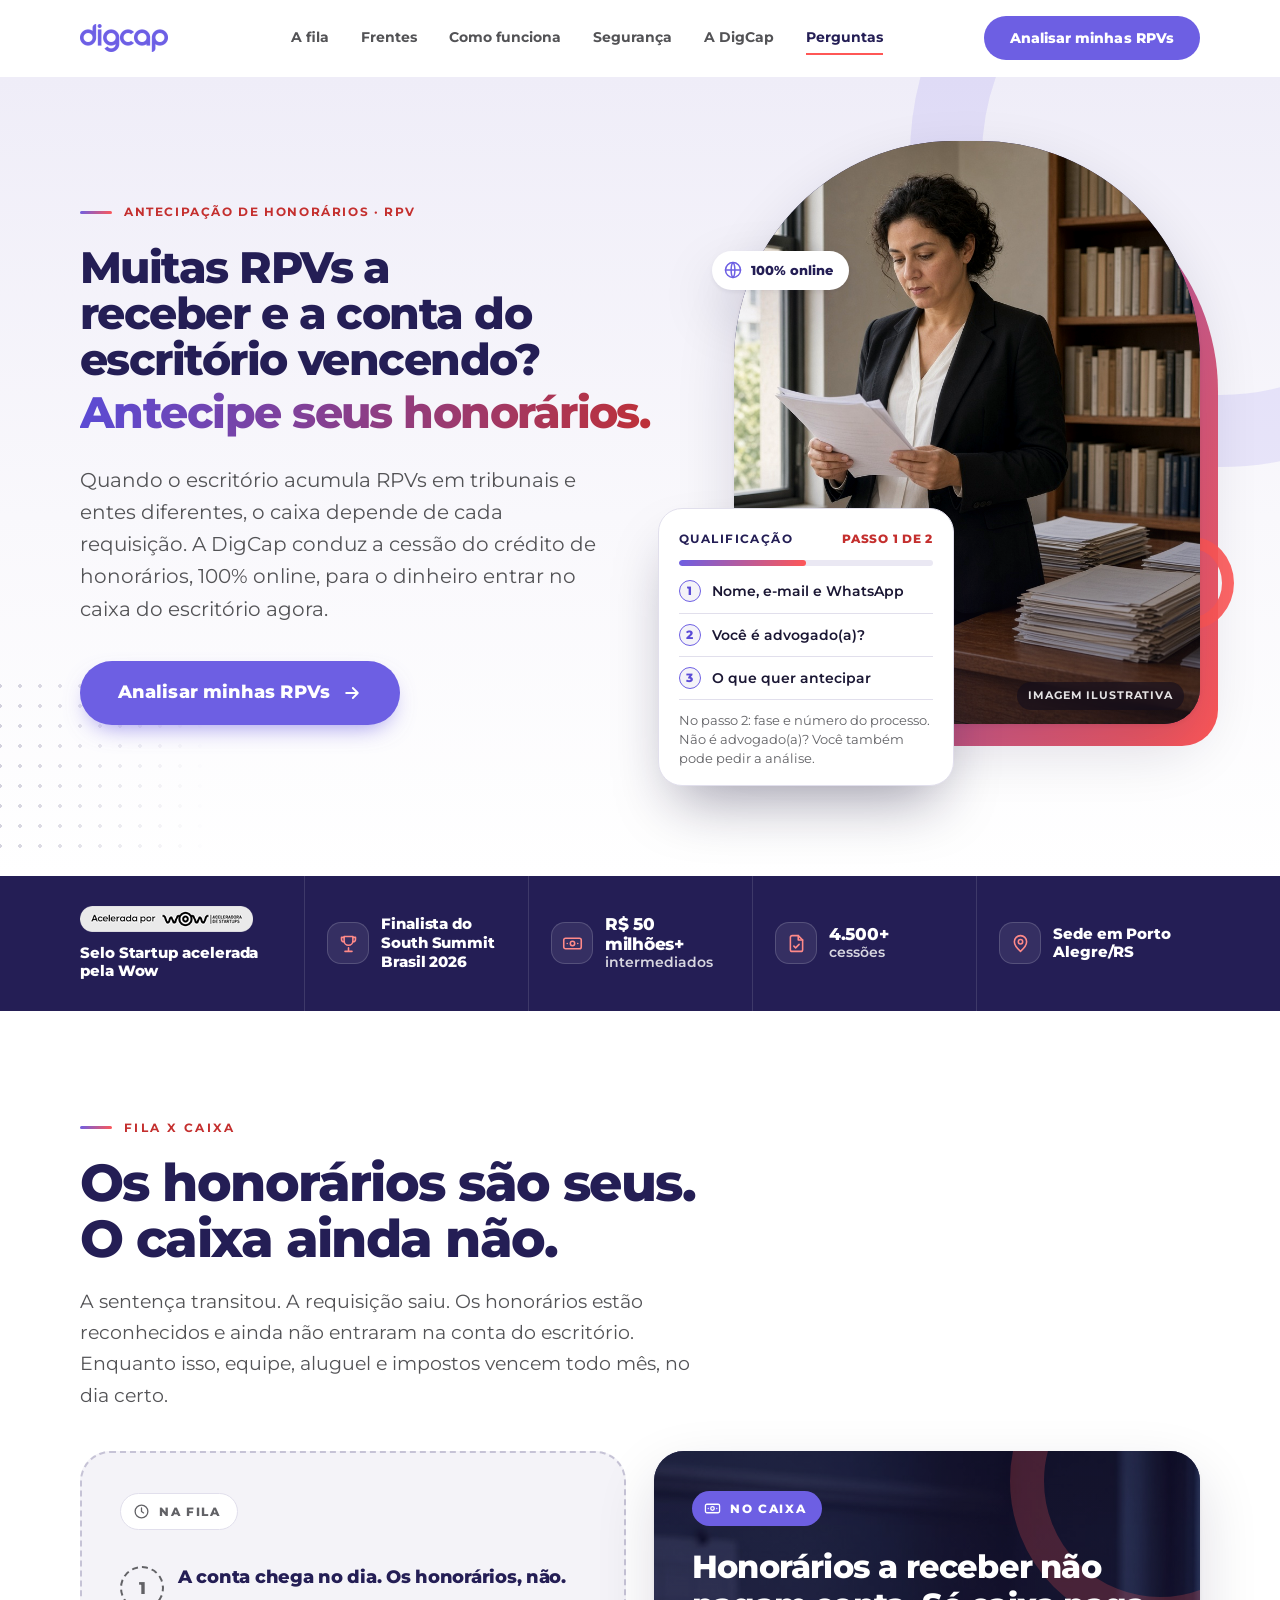
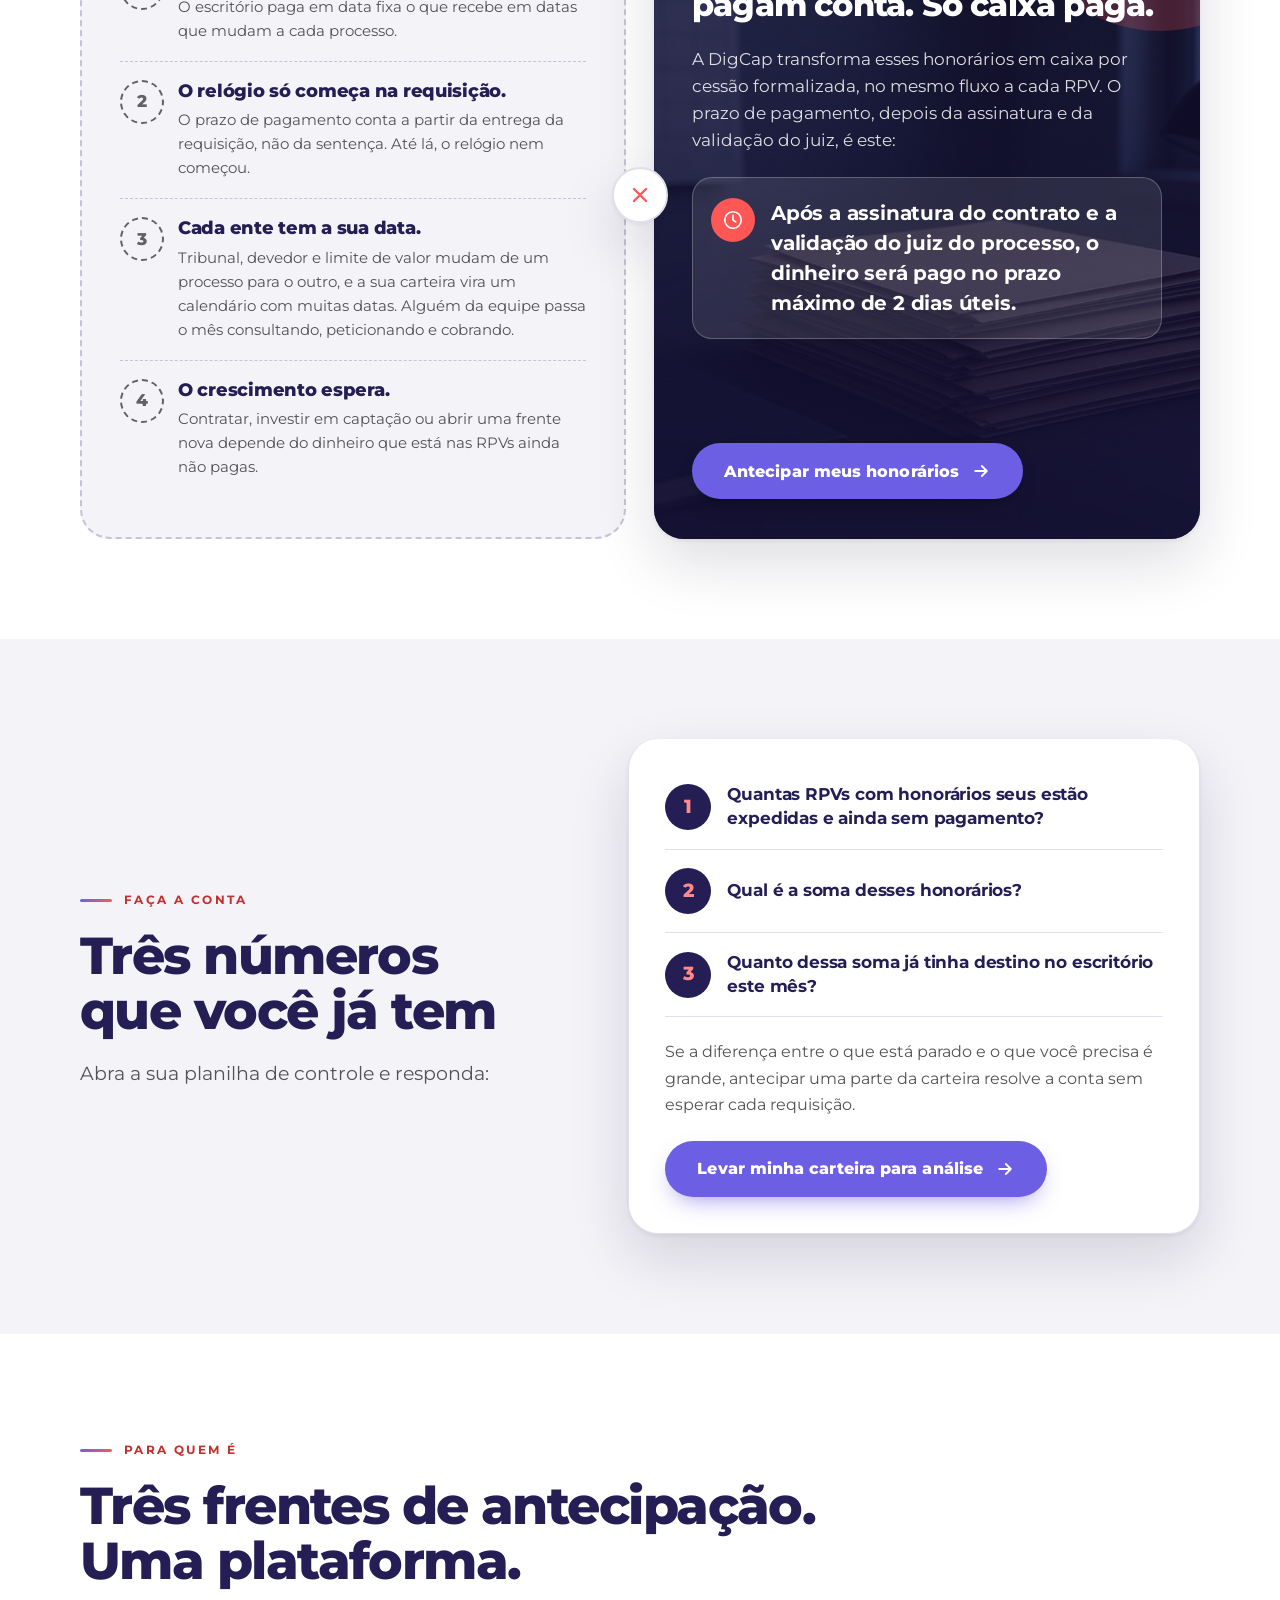
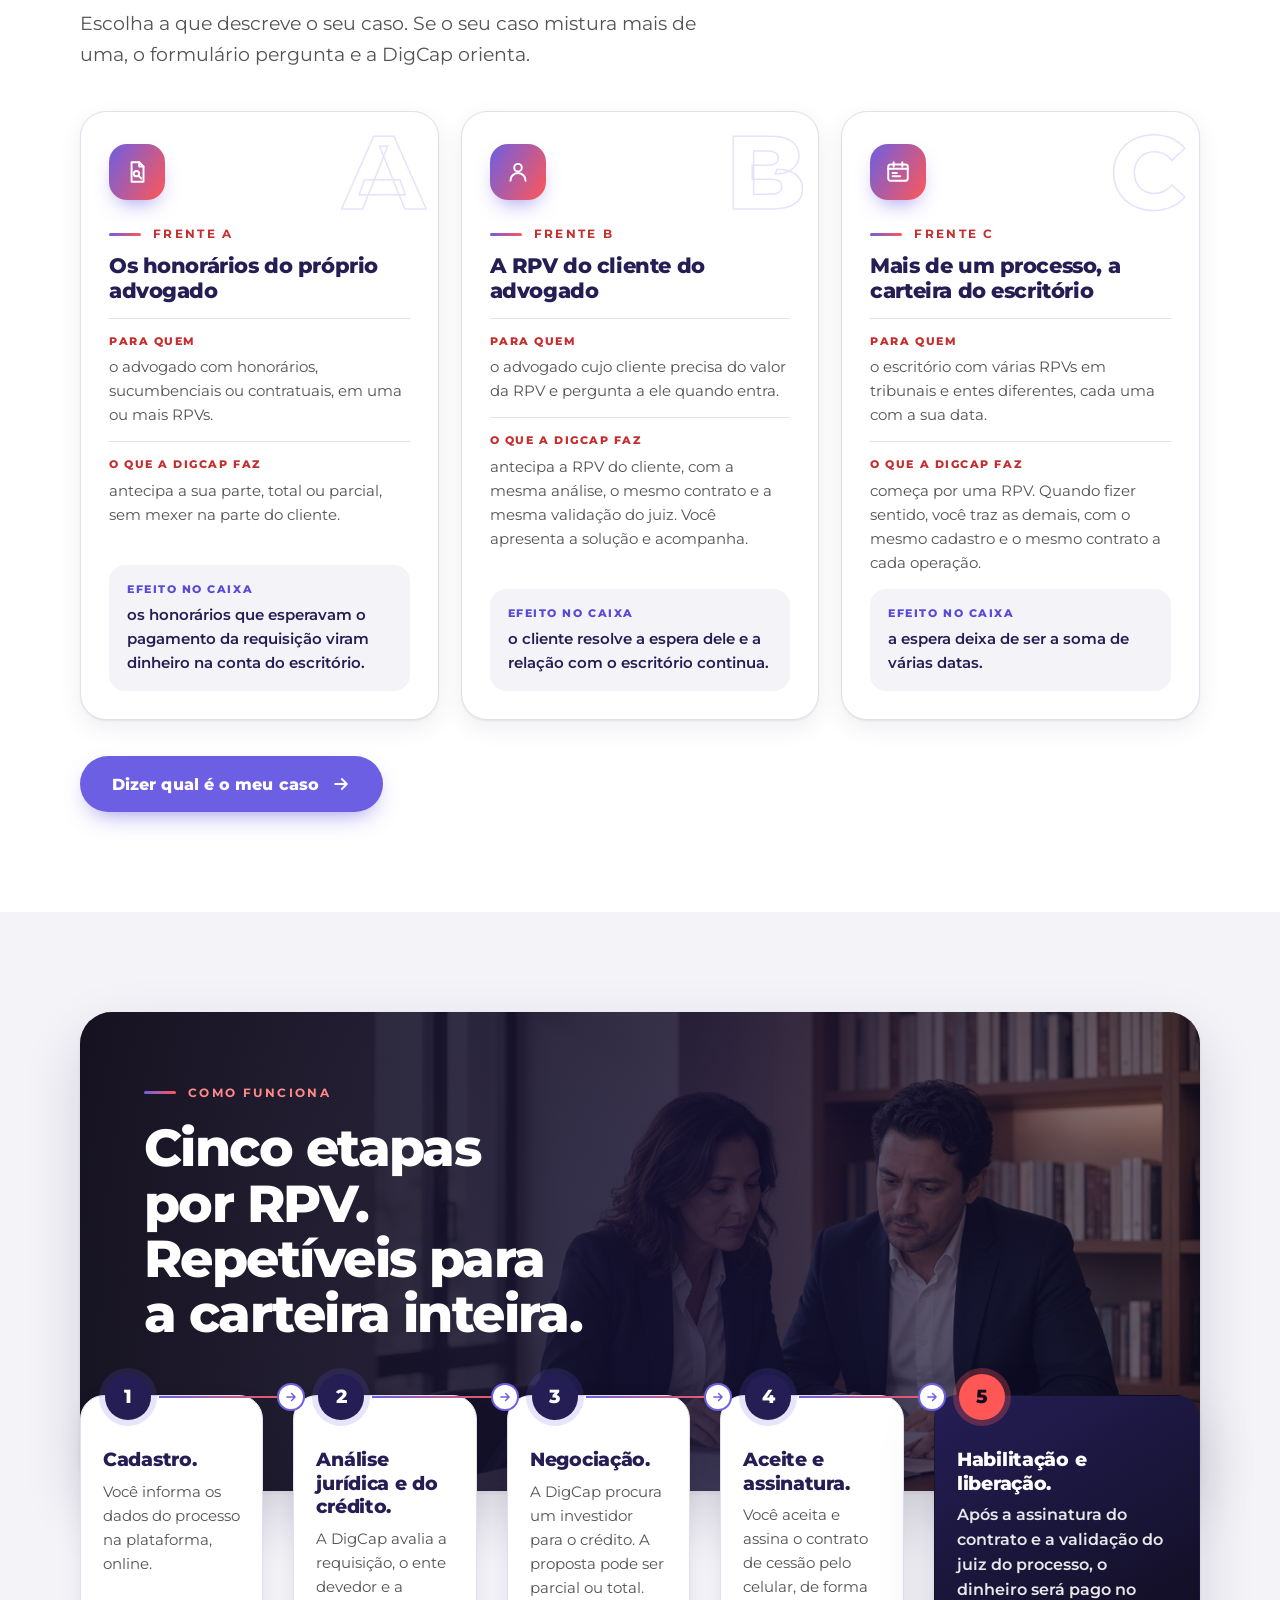
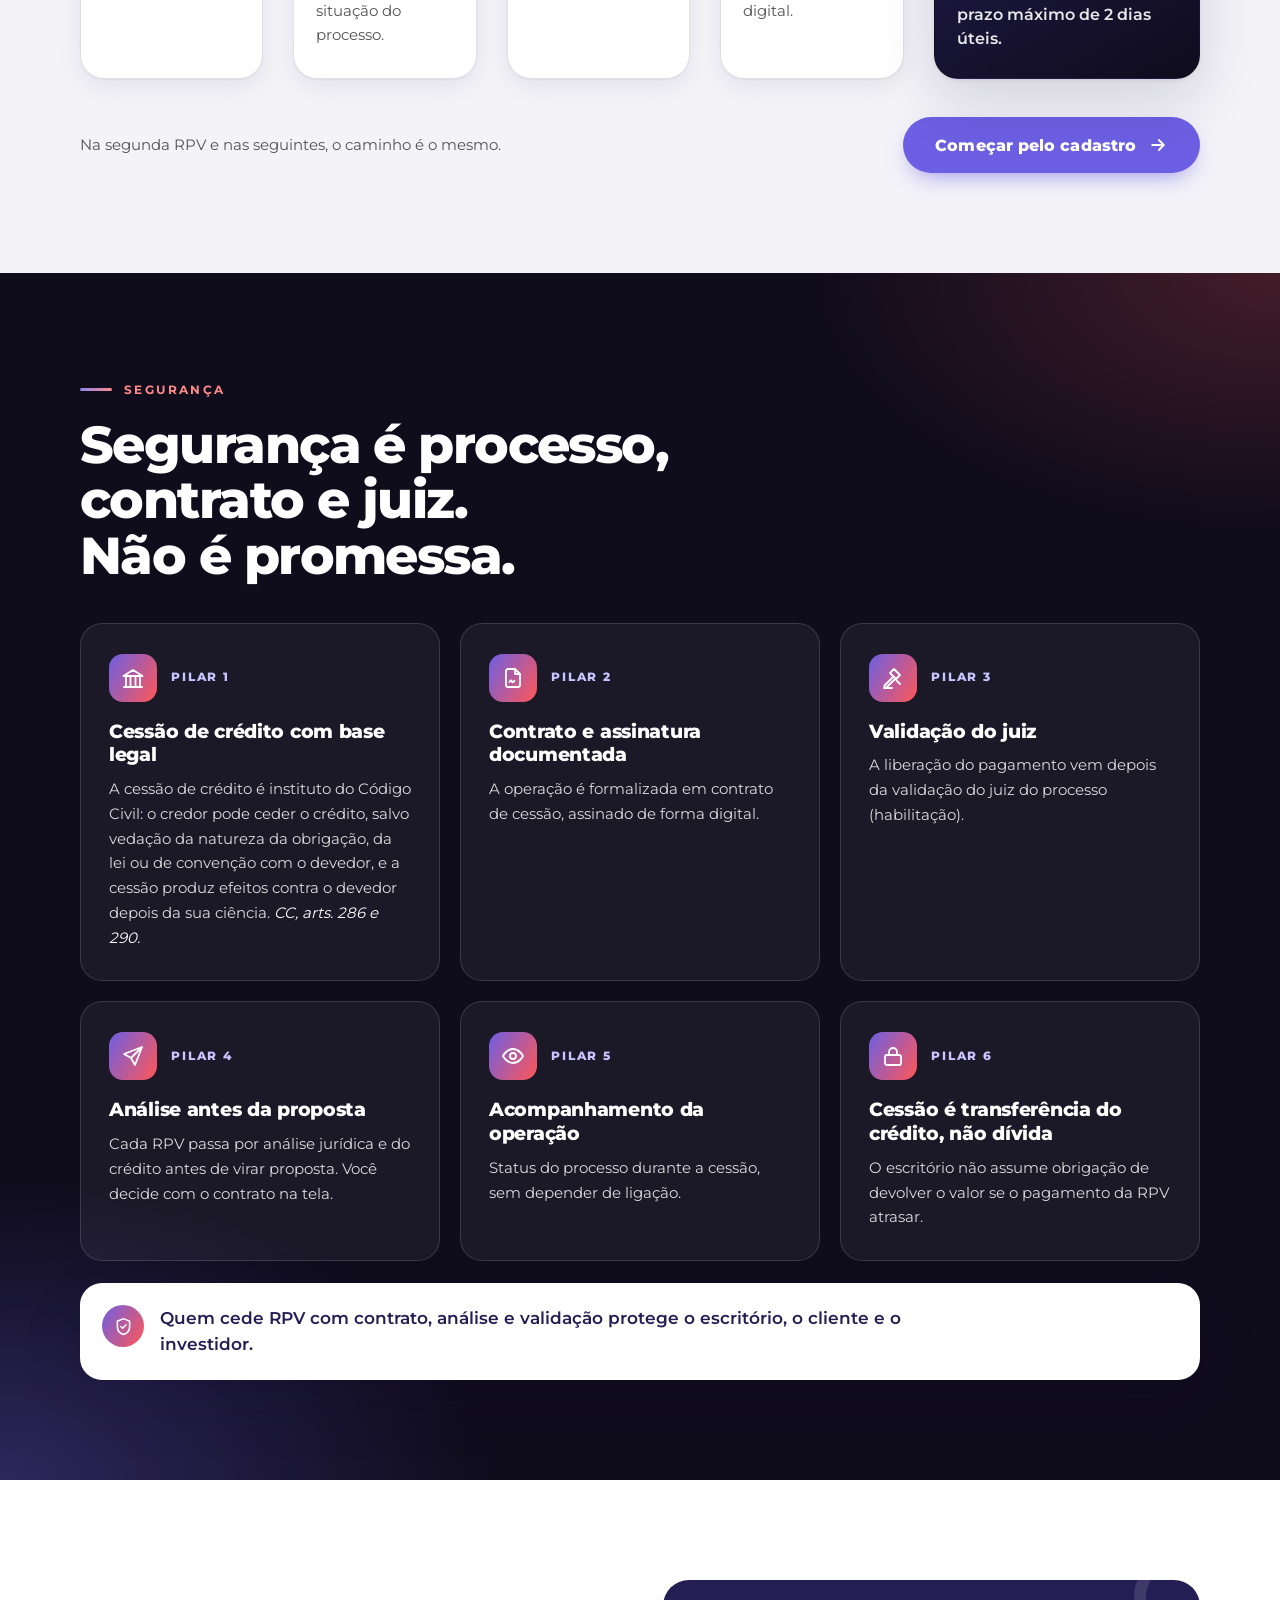
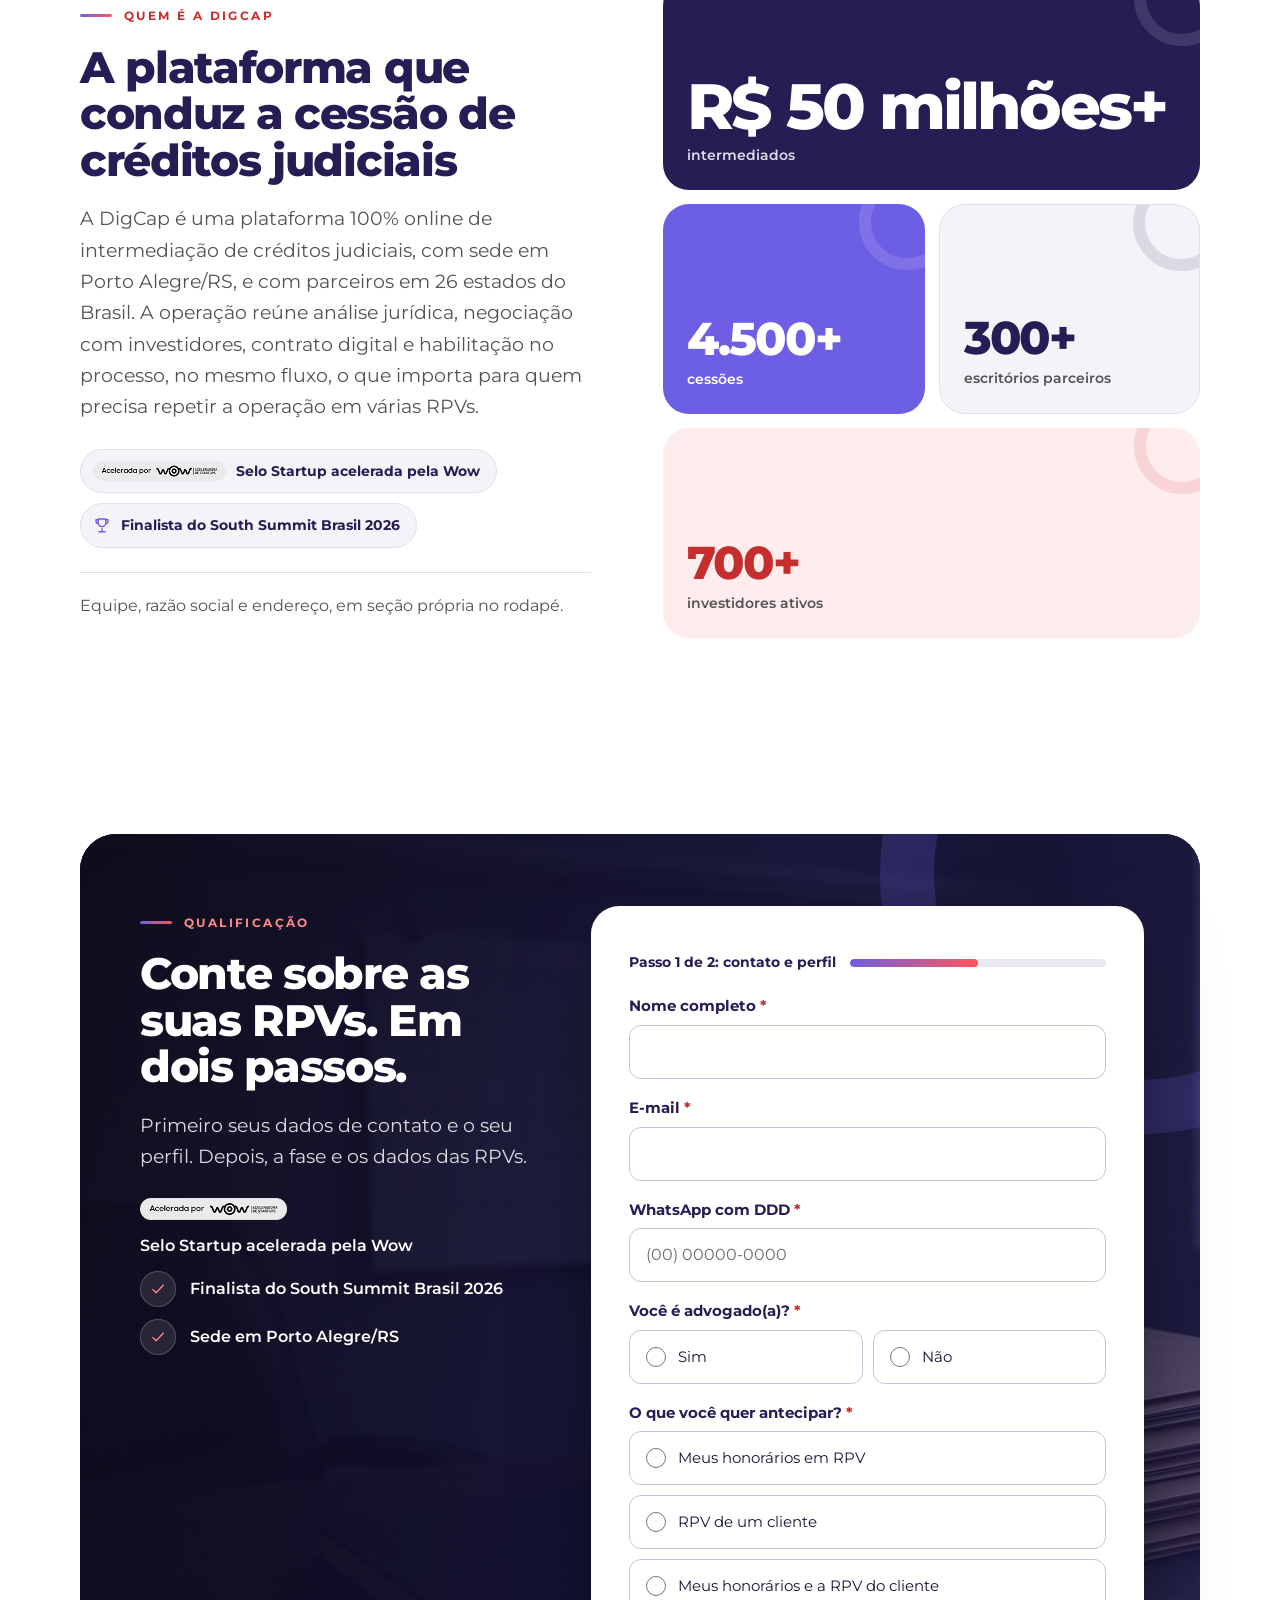
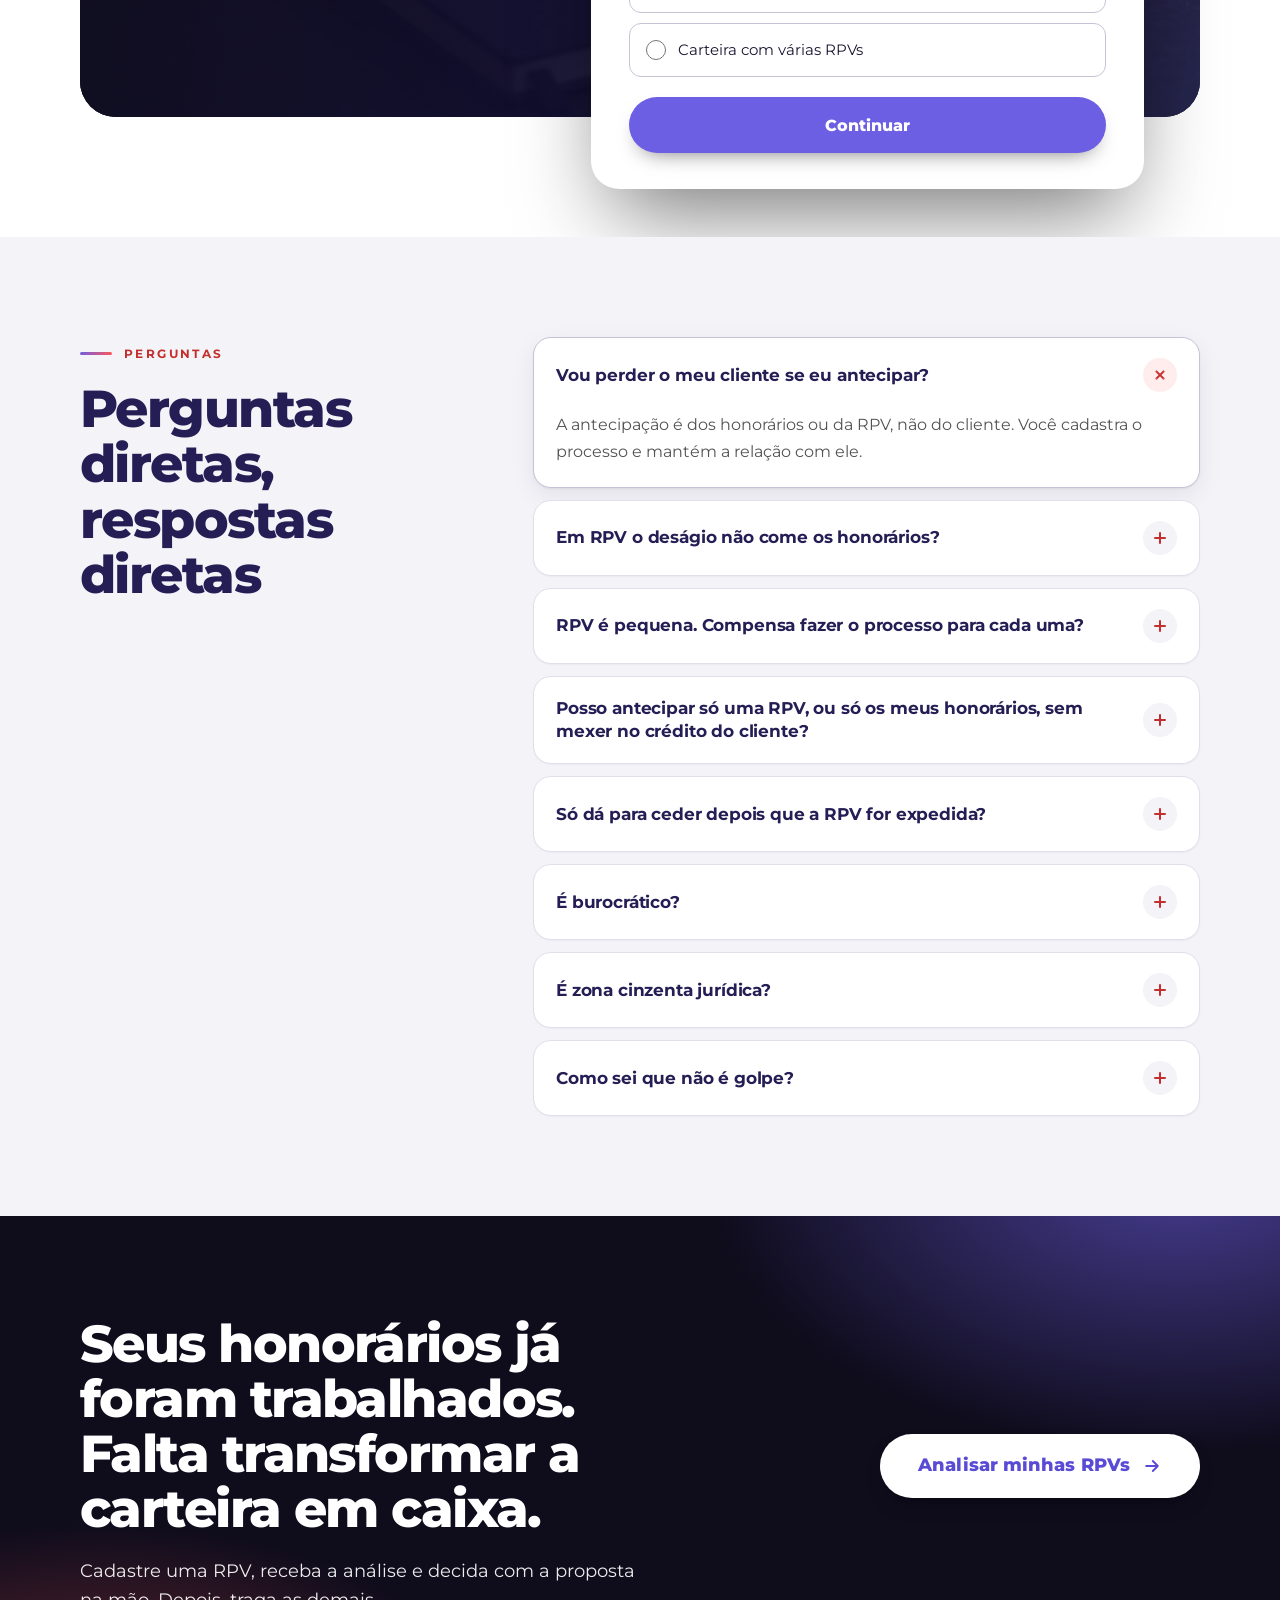
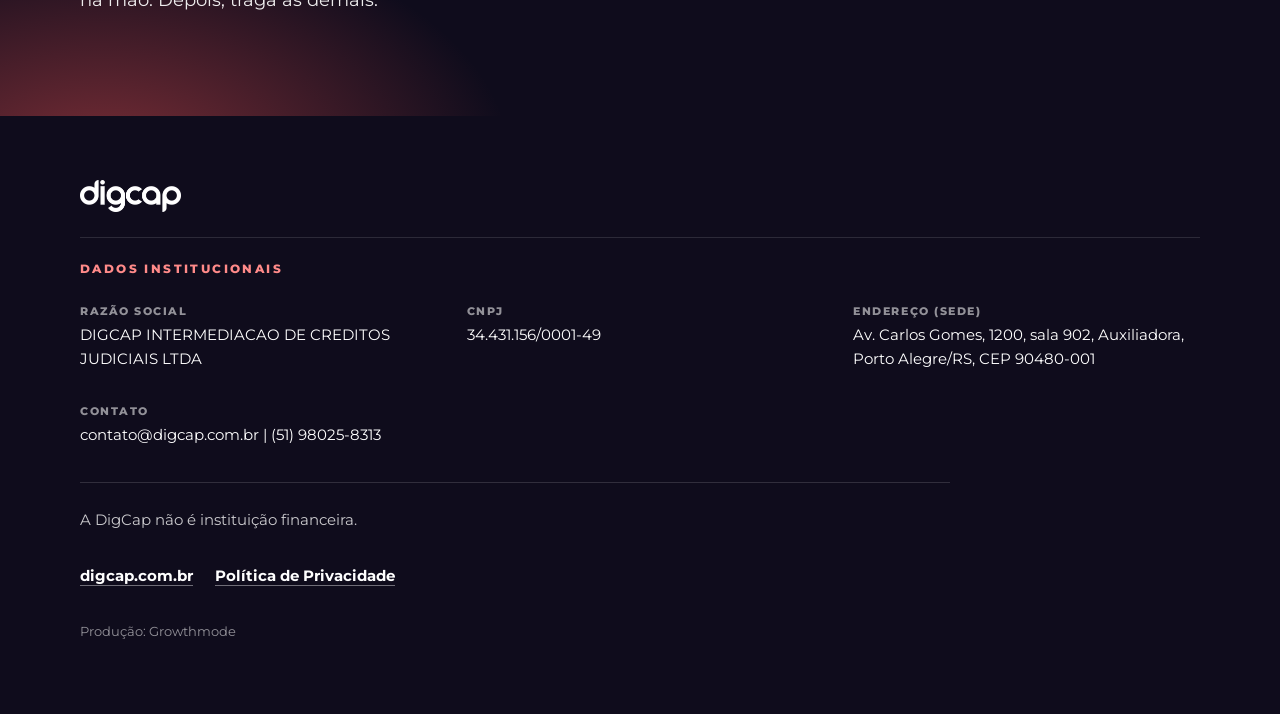
<file: rpv-v4/index.html>
<!DOCTYPE html>
<html lang="pt-BR" data-direcao="v4" data-headline="A" data-form-step="1" data-perfil="advogado" data-honorarios="opcional" data-whatsapp="off" data-internal="off" data-frente="rpv">
<head>
<meta charset="utf-8"><meta name="viewport" content="width=device-width, initial-scale=1">
<title>Antecipação de honorários de RPV | DigCap</title>
<meta name="description" content="Antecipe honorários de RPV com cessão documentada, análise jurídica e assinatura 100% online. Para advogados e escritórios com carteira.">
<meta name="robots" content="noindex,nofollow">
<meta name="theme-color" content="#FFFFFF">
<link rel="preload" href="assets/fonts/montserrat-latin-var.woff2" as="font" type="font/woff2" crossorigin>
<link rel="icon" href="assets/logo/favicon-dc-64.png" type="image/png" sizes="64x64">
<link rel="apple-touch-icon" href="assets/logo/apple-touch-icon-dc-180.png">
<link rel="stylesheet" href="css/main.css">
<script>document.documentElement.className+=" js"</script>
<script src="js/main.js"></script>
</head>
<body>
<a class="skip" href="#conteudo">Ir para o conteúdo</a>
<header class="header" id="topo"><div class="container bar"><a class="logo" href="#hero"><img src="assets/logo/digcap-wordmark-roxo.png" width="88" height="28" alt="DigCap"></a><nav class="nav" aria-label="Seções da página"><a href="#caixa">A fila</a><a href="#para-quem-e">Frentes</a><a href="#como-funciona">Como funciona</a><a href="#seguro">Segurança</a><a href="#quem-e-a-digcap">A DigCap</a><a href="#faq">Perguntas</a></nav><a class="btn btn-p btn-sm" href="#qualificacao">Analisar minhas RPVs</a></div></header>
<main id="conteudo">
<section class="hero3" id="hero" data-section="hero" aria-labelledby="hero-title"><div class="container hero3-in"><div class="hero3-txt"><span class="eyebrow">Antecipação de honorários · RPV</span><h1 id="hero-title"><span class="h1-a">Muitas RPVs a receber e a conta do escritório vencendo?</span> <span class="h1-b">Antecipe seus honorários.</span></h1><p class="sub">Quando o escritório acumula RPVs em tribunais e entes diferentes, o caixa depende de cada requisição. A DigCap conduz a cessão do crédito de honorários, 100% online, para o dinheiro entrar no caixa do escritório agora.</p><a class="btn btn-p btn-lg" href="#qualificacao">Analisar minhas RPVs <svg class="ico-s" viewBox="0 0 24 24" aria-hidden="true"><path d="M5 12h14M13 6l6 6-6 6"/></svg></a></div><div class="hero3-media"><figure class="hero3-photo"><img src="assets/advogada.jpg" alt="Advogada em pé em um escritório, lendo documentos de um processo" width="864" height="1152" fetchpriority="high"><figcaption>Imagem ilustrativa</figcaption></figure><span class="hero3-seal"><svg class="ico-s" viewBox="0 0 24 24" aria-hidden="true"><circle cx="12" cy="12" r="9"/><path d="M3 12h18M12 3c3 3 3 15 0 18M12 3c-3 3-3 15 0 18"/></svg><span>100% online</span></span><aside class="ficha3" aria-label="Prévia da qualificação"><div class="fh"><b>Qualificação</b><span>Passo 1 de 2</span></div><div class="fbar"><i></i></div><ul><li style="--i:0"><span class="qn" aria-hidden="true">1</span> Nome, e-mail e WhatsApp</li><li style="--i:1"><span class="qn" aria-hidden="true">2</span> Você é advogado(a)?</li><li style="--i:2"><span class="qn" aria-hidden="true">3</span> O que quer antecipar</li></ul><p class="ff">No passo 2: fase e número do processo. Não é advogado(a)? Você também pode pedir a análise.</p></aside></div></div></section>
<section class="cred" data-section="credenciais" aria-label="Credenciais"><div class="container"><ul><li class="reveal cred-wow" style="--d:0.00s"><img class="wow-logo" src="assets/logo/logo-wow-aceleradora.png" width="260" height="39" alt=""><span><b class="t">Selo Startup acelerada pela Wow</b></span></li><li class="reveal" style="--d:0.06s"><span class="ci"><svg class="ico-s" viewBox="0 0 24 24" aria-hidden="true"><path d="M8 21h8M12 17v4M7 4h10v5a5 5 0 0 1-10 0z"/><path d="M17 5h3v2a3 3 0 0 1-3 3M7 5H4v2a3 3 0 0 0 3 3"/></svg></span><span><b class="t">Finalista do South Summit Brasil 2026</b></span></li><li class="reveal" style="--d:0.12s"><span class="ci"><svg class="ico-s" viewBox="0 0 24 24" aria-hidden="true"><rect x="2" y="6" width="20" height="12" rx="2"/><circle cx="12" cy="12" r="2.5"/><path d="M6 12h.01M18 12h.01"/></svg></span><span><b>R$ 50 milhões+</b> intermediados</span></li><li class="reveal" style="--d:0.18s"><span class="ci"><svg class="ico-s" viewBox="0 0 24 24" aria-hidden="true"><path d="M14 3H7a2 2 0 0 0-2 2v14a2 2 0 0 0 2 2h10a2 2 0 0 0 2-2V8z"/><path d="M14 3v5h5"/><path d="m9 15 2 2 4-4"/></svg></span><span><b>4.500+</b> cessões</span></li><li class="reveal" style="--d:0.24s"><span class="ci"><svg class="ico-s" viewBox="0 0 24 24" aria-hidden="true"><path d="M12 21s7-6.2 7-11a7 7 0 0 0-14 0c0 4.8 7 11 7 11z"/><circle cx="12" cy="10" r="2.5"/></svg></span><span><b class="t">Sede em Porto Alegre/RS</b></span></li></ul></div></section>
<section class="section " id="caixa" data-section="caixa"><div class="container"><div class="head reveal"><span class="eyebrow">Fila x caixa</span><h2>Os honorários são seus. O caixa ainda não.</h2><div class="lede"><p>A sentença transitou. A requisição saiu. Os honorários estão reconhecidos e ainda não entraram na conta do escritório. Enquanto isso, equipe, aluguel e impostos vencem todo mês, no dia certo.</p></div></div><div class="versus"><div class="vs-col vs-fila"><span class="vs-tag"><svg class="ico-s" viewBox="0 0 24 24" aria-hidden="true"><circle cx="12" cy="12" r="9"/><path d="M12 7v5l3 2"/></svg> Na fila</span><ol class="fila"><li class="reveal" style="--d:0.00s"><span class="n" aria-hidden="true">1</span><div><h3>A conta chega no dia. Os honorários, não.</h3><p>O escritório paga em data fixa o que recebe em datas que mudam a cada processo.</p></div></li><li class="reveal" style="--d:0.07s"><span class="n" aria-hidden="true">2</span><div><h3>O relógio só começa na requisição.</h3><p>O prazo de pagamento conta a partir da entrega da requisição, não da sentença. Até lá, o relógio nem começou.</p></div></li><li class="reveal" style="--d:0.14s"><span class="n" aria-hidden="true">3</span><div><h3>Cada ente tem a sua data.</h3><p>Tribunal, devedor e limite de valor mudam de um processo para o outro, e a sua carteira vira um calendário com muitas datas. Alguém da equipe passa o mês consultando, peticionando e cobrando.</p></div></li><li class="reveal" style="--d:0.21s"><span class="n" aria-hidden="true">4</span><div><h3>O crescimento espera.</h3><p>Contratar, investir em captação ou abrir uma frente nova depende do dinheiro que está nas RPVs ainda não pagas.</p></div></li></ol></div><span class="vs-sep" aria-hidden="true"><svg class="ico-s" viewBox="0 0 24 24" aria-hidden="true"><path d="M6 6l12 12M18 6 6 18"/></svg></span><div class="vs-col vs-caixa"><span class="vs-tag"><svg class="ico-s" viewBox="0 0 24 24" aria-hidden="true"><rect x="2" y="6" width="20" height="12" rx="2"/><circle cx="12" cy="12" r="2.5"/><path d="M6 12h.01M18 12h.01"/></svg> No caixa</span><p class="pull reveal">Honorários a receber não pagam conta. Só caixa paga.</p><p class="fp reveal">A DigCap transforma esses honorários em caixa por cessão formalizada, no mesmo fluxo a cada RPV. O prazo de pagamento, depois da assinatura e da validação do juiz, é este:</p><blockquote class="prazo reveal"><span class="pi"><svg class="ico-s" viewBox="0 0 24 24" aria-hidden="true"><circle cx="12" cy="12" r="9"/><path d="M12 7v5l3 2"/></svg></span><span>Após a assinatura do contrato e a validação do juiz do processo, o dinheiro será pago no prazo máximo de 2 dias úteis.</span></blockquote><p class="vs-cta reveal"><a class="btn btn-p" href="#qualificacao">Antecipar meus honorários <svg class="ico-s" viewBox="0 0 24 24" aria-hidden="true"><path d="M5 12h14M13 6l6 6-6 6"/></svg></a></p></div></div></div></section>
<section class="section sec-soft" id="conta-do-escritorio" data-section="conta-do-escritorio"><div class="container"><div class="conta3"><div class="head reveal" style="margin-bottom:0"><span class="eyebrow">Faça a conta</span><h2>Três números que você já tem</h2><div class="lede"><p>Abra a sua planilha de controle e responda:</p></div></div><div class="conta3-card reveal"><ol><li class="reveal" style="--d:0.00s"><span class="kn" aria-hidden="true">1</span><p>Quantas RPVs com honorários seus estão expedidas e ainda sem pagamento?</p></li><li class="reveal" style="--d:0.08s"><span class="kn" aria-hidden="true">2</span><p>Qual é a soma desses honorários?</p></li><li class="reveal" style="--d:0.16s"><span class="kn" aria-hidden="true">3</span><p>Quanto dessa soma já tinha destino no escritório este mês?</p></li></ol><div class="conta3-fim"><p>Se a diferença entre o que está parado e o que você precisa é grande, antecipar uma parte da carteira resolve a conta sem esperar cada requisição.</p><a class="btn btn-p" href="#qualificacao">Levar minha carteira para análise <svg class="ico-s" viewBox="0 0 24 24" aria-hidden="true"><path d="M5 12h14M13 6l6 6-6 6"/></svg></a></div></div></div></div></section>
<section class="section " id="para-quem-e" data-section="para-quem-e"><div class="container"><div class="head reveal"><span class="eyebrow">Para quem é</span><h2>Três frentes de antecipação. Uma plataforma.</h2><div class="lede"><p>Escolha a que descreve o seu caso. Se o seu caso mistura mais de uma, o formulário pergunta e a DigCap orienta.</p></div></div><div class="cards4"><article class="fcard4 reveal" style="--d:0.00s" data-front="a"><span class="gl" aria-hidden="true">A</span><div class="fc-top"><span class="ic"><svg class="ico-s" viewBox="0 0 24 24" aria-hidden="true"><path d="M7 3h7l4 4v14H7z"/><path d="M14 3v4h4"/><circle cx="11.5" cy="13.5" r="2.5"/><path d="M13.3 15.3L16 18"/></svg></span><span class="eyebrow">Frente A</span><h3>Os honorários do próprio advogado</h3></div><div class="fc-rows"><div class="frow4"><span class="fl">Para quem</span><p>o advogado com honorários, sucumbenciais ou contratuais, em uma ou mais RPVs.</p></div><div class="frow4"><span class="fl">O que a DigCap faz</span><p>antecipa a sua parte, total ou parcial, sem mexer na parte do cliente.</p></div><div class="frow4 fx"><span class="fl">Efeito no caixa</span><p>os honorários que esperavam o pagamento da requisição viram dinheiro na conta do escritório.</p></div></div></article><article class="fcard4 reveal" style="--d:0.08s" data-front="b"><span class="gl" aria-hidden="true">B</span><div class="fc-top"><span class="ic"><svg class="ico-s" viewBox="0 0 24 24" aria-hidden="true"><circle cx="12" cy="8" r="3.5"/><path d="M5 20a7 7 0 0 1 14 0"/></svg></span><span class="eyebrow">Frente B</span><h3>A RPV do cliente do advogado</h3></div><div class="fc-rows"><div class="frow4"><span class="fl">Para quem</span><p>o advogado cujo cliente precisa do valor da RPV e pergunta a ele quando entra.</p></div><div class="frow4"><span class="fl">O que a DigCap faz</span><p>antecipa a RPV do cliente, com a mesma análise, o mesmo contrato e a mesma validação do juiz. Você apresenta a solução e acompanha.</p></div><div class="frow4 fx"><span class="fl">Efeito no caixa</span><p>o cliente resolve a espera dele e a relação com o escritório continua.</p></div></div></article><article class="fcard4 reveal" style="--d:0.16s" data-front="c"><span class="gl" aria-hidden="true">C</span><div class="fc-top"><span class="ic"><svg class="ico-s" viewBox="0 0 24 24" aria-hidden="true"><rect x="3" y="5" width="18" height="15" rx="2"/><path d="M3 9h18M8 3v4M16 3v4"/><path d="M7 13h4M7 16h7"/></svg></span><span class="eyebrow">Frente C</span><h3>Mais de um processo, a carteira do escritório</h3></div><div class="fc-rows"><div class="frow4"><span class="fl">Para quem</span><p>o escritório com várias RPVs em tribunais e entes diferentes, cada uma com a sua data.</p></div><div class="frow4"><span class="fl">O que a DigCap faz</span><p>começa por uma RPV. Quando fizer sentido, você traz as demais, com o mesmo cadastro e o mesmo contrato a cada operação.</p></div><div class="frow4 fx"><span class="fl">Efeito no caixa</span><p>a espera deixa de ser a soma de várias datas.</p></div></div></article></div><p class="cta-row reveal"><a class="btn btn-p" href="#qualificacao">Dizer qual é o meu caso <svg class="ico-s" viewBox="0 0 24 24" aria-hidden="true"><path d="M5 12h14M13 6l6 6-6 6"/></svg></a></p></div></section>
<section class="section como3" id="como-funciona" data-section="como-funciona"><div class="container"><div class="como-banner"><img src="assets/hero-escritorio.jpg" alt="Duas pessoas analisando documentos de um processo em uma mesa de escritório" width="1280" height="720" loading="lazy"><div class="como-banner-in reveal"><span class="eyebrow">Como funciona</span><h2>Cinco etapas por RPV. Repetíveis para a carteira inteira.</h2></div></div><ol class="steps steps4"><li class="step reveal" style="--d:0.00s"><span class="n">1</span><span class="link" aria-hidden="true"><span class="ar ar-r"><svg class="ico-s" viewBox="0 0 24 24" aria-hidden="true"><path d="M5 12h14M13 6l6 6-6 6"/></svg></span><span class="ar ar-d"><svg class="ico-s" viewBox="0 0 24 24" aria-hidden="true"><path d="M12 5v14M6 13l6 6 6-6"/></svg></span></span><h3>Cadastro.</h3><p>Você informa os dados do processo na plataforma, online.</p></li><li class="step reveal" style="--d:0.07s"><span class="n">2</span><span class="link" aria-hidden="true"><span class="ar ar-r"><svg class="ico-s" viewBox="0 0 24 24" aria-hidden="true"><path d="M5 12h14M13 6l6 6-6 6"/></svg></span><span class="ar ar-d"><svg class="ico-s" viewBox="0 0 24 24" aria-hidden="true"><path d="M12 5v14M6 13l6 6 6-6"/></svg></span></span><h3>Análise jurídica e do crédito.</h3><p>A DigCap avalia a requisição, o ente devedor e a situação do processo.</p></li><li class="step reveal" style="--d:0.14s"><span class="n">3</span><span class="link" aria-hidden="true"><span class="ar ar-r"><svg class="ico-s" viewBox="0 0 24 24" aria-hidden="true"><path d="M5 12h14M13 6l6 6-6 6"/></svg></span><span class="ar ar-d"><svg class="ico-s" viewBox="0 0 24 24" aria-hidden="true"><path d="M12 5v14M6 13l6 6 6-6"/></svg></span></span><h3>Negociação.</h3><p>A DigCap procura um investidor para o crédito. A proposta pode ser parcial ou total.</p></li><li class="step reveal" style="--d:0.21s"><span class="n">4</span><span class="link" aria-hidden="true"><span class="ar ar-r"><svg class="ico-s" viewBox="0 0 24 24" aria-hidden="true"><path d="M5 12h14M13 6l6 6-6 6"/></svg></span><span class="ar ar-d"><svg class="ico-s" viewBox="0 0 24 24" aria-hidden="true"><path d="M12 5v14M6 13l6 6 6-6"/></svg></span></span><h3>Aceite e assinatura.</h3><p>Você aceita e assina o contrato de cessão pelo celular, de forma digital.</p></li><li class="step reveal" style="--d:0.28s"><span class="n">5</span><h3>Habilitação e liberação.</h3><p>Após a assinatura do contrato e a validação do juiz do processo, o dinheiro será pago no prazo máximo de 2 dias úteis.</p></li></ol><div class="como-foot reveal"><p class="passo-nota">Na segunda RPV e nas seguintes, o caminho é o mesmo.</p><a class="btn btn-p" href="#qualificacao">Começar pelo cadastro <svg class="ico-s" viewBox="0 0 24 24" aria-hidden="true"><path d="M5 12h14M13 6l6 6-6 6"/></svg></a></div></div></section>
<section class="section seg3 seg4 on-dark" id="seguro" data-section="seguro"><div class="container"><div class="head reveal"><span class="eyebrow">Segurança</span><h2>Segurança é processo, contrato e juiz. Não é promessa.</h2></div><ul class="pgrid"><li class="pillar4 reveal" style="--d:0.00s"><div class="pt"><span class="pi"><svg class="ico-s" viewBox="0 0 24 24" aria-hidden="true"><path d="M3 21h18M5 21V10M9.5 21V10M14.5 21V10M19 21V10M2.5 10 12 4l9.5 6z"/></svg></span><span class="pn">Pilar 1</span></div><h3>Cessão de crédito com base legal</h3><p>A cessão de crédito é instituto do Código Civil: o credor pode ceder o crédito, salvo vedação da natureza da obrigação, da lei ou de convenção com o devedor, e a cessão produz efeitos contra o devedor depois da sua ciência. <em>CC, arts. 286 e 290.</em></p></li><li class="pillar4 reveal" style="--d:0.08s"><div class="pt"><span class="pi"><svg class="ico-s" viewBox="0 0 24 24" aria-hidden="true"><path d="M14 3H7a2 2 0 0 0-2 2v14a2 2 0 0 0 2 2h10a2 2 0 0 0 2-2V8z"/><path d="M14 3v5h5"/><path d="M8.5 16c1.2-2 2-2 2.5-.5s1.3 1 2.5-.8"/></svg></span><span class="pn">Pilar 2</span></div><h3>Contrato e assinatura documentada</h3><p>A operação é formalizada em contrato de cessão, assinado de forma digital.</p></li><li class="pillar4 reveal" style="--d:0.16s"><div class="pt"><span class="pi"><svg class="ico-s" viewBox="0 0 24 24" aria-hidden="true"><path d="m14 13-8.5 8.5a1.5 1.5 0 0 1-2-2L12 11M9 7l4-4 6 6-4 4zM15.5 14.5 19 18M3 22h8"/></svg></span><span class="pn">Pilar 3</span></div><h3>Validação do juiz</h3><p>A liberação do pagamento vem depois da validação do juiz do processo (habilitação).</p></li><li class="pillar4 reveal" style="--d:0.00s"><div class="pt"><span class="pi"><svg class="ico-s" viewBox="0 0 24 24" aria-hidden="true"><path d="M21 3 10 14M21 3l-7 18-4-7-7-4z"/></svg></span><span class="pn">Pilar 4</span></div><h3>Análise antes da proposta</h3><p>Cada RPV passa por análise jurídica e do crédito antes de virar proposta. Você decide com o contrato na tela.</p></li><li class="pillar4 reveal" style="--d:0.08s"><div class="pt"><span class="pi"><svg class="ico-s" viewBox="0 0 24 24" aria-hidden="true"><path d="M2 12s3.6-7 10-7 10 7 10 7-3.6 7-10 7S2 12 2 12z"/><circle cx="12" cy="12" r="3"/></svg></span><span class="pn">Pilar 5</span></div><h3>Acompanhamento da operação</h3><p>Status do processo durante a cessão, sem depender de ligação.</p></li><li class="pillar4 reveal" style="--d:0.16s"><div class="pt"><span class="pi"><svg class="ico-s" viewBox="0 0 24 24" aria-hidden="true"><rect x="4" y="11" width="16" height="10" rx="2"/><path d="M8 11V8a4 4 0 0 1 8 0v3"/></svg></span><span class="pn">Pilar 6</span></div><h3>Cessão é transferência do crédito, não dívida</h3><p>O escritório não assume obrigação de devolver o valor se o pagamento da RPV atrasar.</p></li></ul><p class="closing reveal"><span class="ci"><svg class="ico-s" viewBox="0 0 24 24" aria-hidden="true"><path d="M12 3 5 6v6c0 4.5 3 8 7 9 4-1 7-4.5 7-9V6z"/><path d="m9 12 2 2 4-4"/></svg></span><span>Quem cede RPV com contrato, análise e validação protege o escritório, o cliente e o investidor.</span></p></div></section>
<section class="section " id="quem-e-a-digcap" data-section="quem-e-a-digcap"><div class="container"><div class="quem3"><div class="quem3-txt reveal"><span class="eyebrow">Quem é a DigCap</span><h2>A plataforma que conduz a cessão de créditos judiciais</h2><div class="lede"><p>A DigCap é uma plataforma 100% online de intermediação de créditos judiciais, com sede em Porto Alegre/RS, e com parceiros em 26 estados do Brasil. A operação reúne análise jurídica, negociação com investidores, contrato digital e habilitação no processo, no mesmo fluxo, o que importa para quem precisa repetir a operação em várias RPVs.</p></div><ul class="badges3"><li class="badge-wow"><img class="wow-logo" src="assets/logo/logo-wow-aceleradora.png" width="260" height="39" alt="">Selo Startup acelerada pela Wow</li><li><svg class="ico-s" viewBox="0 0 24 24" aria-hidden="true"><path d="M8 21h8M12 17v4M7 4h10v5a5 5 0 0 1-10 0z"/><path d="M17 5h3v2a3 3 0 0 1-3 3M7 5H4v2a3 3 0 0 0 3 3"/></svg>Finalista do South Summit Brasil 2026</li></ul><p class="por">Equipe, razão social e endereço, em seção própria no rodapé.</p></div><ul class="tiles"><li class="tile t1 reveal" style="--d:0.00s"><b>R$ 50 milhões+</b><span>intermediados</span></li><li class="tile t2 reveal" style="--d:0.07s"><b>4.500+</b><span>cessões</span></li><li class="tile t3 reveal" style="--d:0.14s"><b>300+</b><span>escritórios parceiros</span></li><li class="tile t4 reveal" style="--d:0.21s"><b>700+</b><span>investidores ativos</span></li></ul></div></div></section>
<section class="section form3" id="qualificacao" data-section="qualificacao"><div class="container"><div class="form3-panel"><div class="form3-bg" aria-hidden="true"></div><div class="form3-grid"><div class="form-intro"><span class="eyebrow">Qualificação</span><h2>Conte sobre as suas RPVs. Em dois passos.</h2><div class="lede"><p>Primeiro seus dados de contato e o seu perfil. Depois, a fase e os dados das RPVs.</p></div><ul class="trust"><li class="trust-wow"><img class="wow-logo" src="assets/logo/logo-wow-aceleradora.png" width="260" height="39" alt="">Selo Startup acelerada pela Wow</li><li><span class="ci"><svg class="ico-s" viewBox="0 0 24 24" aria-hidden="true"><path d="m5 12.5 4.5 4.5L19 7"/></svg></span>Finalista do South Summit Brasil 2026</li><li><span class="ci"><svg class="ico-s" viewBox="0 0 24 24" aria-hidden="true"><path d="m5 12.5 4.5 4.5L19 7"/></svg></span>Sede em Porto Alegre/RS</li></ul></div><div class="form-card"><div class="progress" aria-live="polite"><span id="progress-label">Passo 1 de 2: contato e perfil</span><div class="t"><div class="b"></div></div></div><form id="form-qualificacao" novalidate action="#" method="post"><div class="hid" aria-hidden="true">
<input type="hidden" name="utm_source" id="utm_source">
<input type="hidden" name="utm_medium" id="utm_medium">
<input type="hidden" name="utm_campaign" id="utm_campaign">
<input type="hidden" name="utm_term" id="utm_term">
<input type="hidden" name="utm_content" id="utm_content">
<input type="hidden" name="gclid" id="gclid">
<input type="hidden" name="wbraid" id="wbraid">
<input type="hidden" name="gbraid" id="gbraid">
<input type="hidden" name="fbclid" id="fbclid">
<input type="hidden" name="gclid_last" id="gclid_last">
<input type="hidden" name="fbclid_last" id="fbclid_last">
<input type="hidden" name="wbraid_last" id="wbraid_last">
<input type="hidden" name="gbraid_last" id="gbraid_last">
<input type="hidden" name="_fbp" id="_fbp">
<input type="hidden" name="_fbc" id="_fbc">
<input type="hidden" name="ga_client_id" id="ga_client_id">
<input type="hidden" name="consent_version" id="consent_version">
<input type="hidden" name="landing_url" id="landing_url">
<input type="hidden" name="referrer" id="referrer">
<input type="hidden" name="form_id" id="form_id" value="lp_advogados">
<input type="hidden" name="lp_frente" id="lp_frente" value="rpv">
<input type="hidden" name="lp_variant" id="lp_variant" value="frente-rpv-v4">
<input type="hidden" name="headline_variant" id="headline_variant" value="A">
<input type="hidden" name="submitted_at" id="submitted_at"></div><div class="fstep" id="step-1"><div class="field" id="field-nome"><label class="lbl" for="nome">Nome completo<span class="req" aria-hidden="true"> *</span></label><input class="ctl" id="nome" name="nome" autocomplete="name"><p class="field-error">Informe seu nome completo.</p></div><div class="field" id="field-email"><label class="lbl" for="email">E-mail<span class="req" aria-hidden="true"> *</span></label><input class="ctl" type="email" id="email" name="email" autocomplete="email"><p class="field-error">Informe um e-mail válido.</p></div><div class="field" id="field-telefone"><label class="lbl" for="telefone">WhatsApp com DDD<span class="req" aria-hidden="true"> *</span></label><input class="ctl" type="tel" id="telefone" name="telefone" autocomplete="tel" placeholder="(00) 00000-0000"><p class="field-error">Informe um WhatsApp com DDD.</p></div><fieldset class="field" id="field-advogado"><legend class="lbl">Você é advogado(a)?<span class="req" aria-hidden="true"> *</span></legend><div class="choices row"><label class="choice"><input type="radio" name="e_advogado" value="sim"> <span>Sim</span></label><label class="choice"><input type="radio" name="e_advogado" value="nao"> <span>Não</span></label></div><p class="perfil-note pf-tit" role="status">Sem problema. Se a RPV é sua ou da sua família, você também pode pedir uma análise. Responda as próximas perguntas e um especialista da DigCap entra em contato.</p><p class="field-error">Selecione uma opção.</p></fieldset><fieldset class="field pf-adv" id="field-o-que"><legend class="lbl">O que você quer antecipar?<span class="req" aria-hidden="true"> *</span></legend><div class="choices"><label class="choice"><input type="radio" name="o_que_antecipar" value="honorarios"> <span>Meus honorários em RPV</span></label><label class="choice"><input type="radio" name="o_que_antecipar" value="credito_cliente"> <span>RPV de um cliente</span></label><label class="choice"><input type="radio" name="o_que_antecipar" value="honorarios_e_credito_cliente"> <span>Meus honorários e a RPV do cliente</span></label><label class="choice"><input type="radio" name="o_que_antecipar" value="carteira"> <span>Carteira com várias RPVs</span></label></div><p class="field-error">Selecione uma opção.</p></fieldset><fieldset class="field pf-tit" id="field-o-que-tit"><legend class="lbl">O que você quer antecipar?<span class="req" aria-hidden="true"> *</span></legend><div class="choices"><label class="choice"><input type="radio" name="o_que_antecipar_titular" value="credito_proprio"> <span>Uma RPV em meu nome</span></label><label class="choice"><input type="radio" name="o_que_antecipar_titular" value="credito_heranca"> <span>Uma RPV de herança ou de familiar</span></label><label class="choice"><input type="radio" name="o_que_antecipar_titular" value="nao_sei"> <span>Ainda não sei, quero entender</span></label></div><p class="field-error">Selecione uma opção.</p></fieldset><div class="actions"><button type="button" class="btn btn-p" id="btn-continuar">Continuar</button></div></div><div class="fstep" id="step-2"><div class="field" id="field-fase"><label class="lbl" for="fase">Fase do processo<span class="req" aria-hidden="true"> *</span></label><select class="ctl" id="fase" name="fase"><option value="">Selecione</option><option value="antes_expedicao">Em andamento, antes da expedição da RPV</option><option value="expedido">RPV expedida, aguardando pagamento</option><option value="nao_sei">Não sei informar</option></select><p class="field-error">Selecione a fase.</p></div><fieldset class="field pf-adv" id="field-qtd"><legend class="lbl">Se as propostas fizerem sentido, quantas RPVs o escritório teria para antecipar?<span class="req" aria-hidden="true"> *</span></legend><div class="choices row"><label class="choice"><input type="radio" name="qtd_processos" value="1"> <span>1</span></label><label class="choice"><input type="radio" name="qtd_processos" value="2_a_10"> <span>2 a 10</span></label><label class="choice"><input type="radio" name="qtd_processos" value="mais_de_10"> <span>Mais de 10</span></label></div><p class="field-error">Selecione uma opção.</p></fieldset><fieldset class="field pf-tit" id="field-tem-adv"><legend class="lbl">O processo tem advogado(a)?<span class="req" aria-hidden="true"> *</span></legend><div class="choices row"><label class="choice"><input type="radio" name="tem_advogado" value="sim"> <span>Sim</span></label><label class="choice"><input type="radio" name="tem_advogado" value="nao"> <span>Não</span></label><label class="choice"><input type="radio" name="tem_advogado" value="nao_sei"> <span>Não sei</span></label></div><p class="field-error">Selecione uma opção.</p></fieldset><div class="field" id="field-processo"><label class="lbl" for="processo">Número do processo<span class="req" aria-hidden="true"> *</span></label><input class="ctl" id="processo" name="processo" required aria-required="true" type="text" inputmode="numeric" autocomplete="off" autocorrect="off" spellcheck="false" aria-describedby="processo-hint"><p class="field-hint" id="processo-hint">20 dígitos, ex.: 0001234-91.2019.8.26.0053. Use o número do processo (está na capa ou na intimação). Pode colar com ou sem pontuação.</p><p class="field-error">Informe o número do processo (20 dígitos, no formato 0000000-00.AAAA.J.TR.0000).</p></div><div class="field pf-adv" id="field-honorarios"><label class="lbl" for="percentual_honorarios">% de honorários neste processo<span class="req hon-req" aria-hidden="true"> *</span><span class="opt hon-opt"> (opcional)</span></label><div class="pct"><input class="ctl" id="percentual_honorarios" name="percentual_honorarios" type="text" inputmode="numeric" autocomplete="off" autocorrect="off" spellcheck="false" aria-describedby="honorarios-hint"><span class="pct-sym" aria-hidden="true">%</span></div><p class="field-hint" id="honorarios-hint">Número inteiro de 1 a 100, ex.: 30.</p><p class="field-error">Informe o % de honorários neste processo, de 1 a 100.</p></div><div class="field" id="field-consentimento"><label class="choice consent"><input type="checkbox" id="consentimento" name="consentimento" value="sim"><span>Li e concordo com a <a href="#aviso-privacidade">Política de Privacidade</a> da DigCap e autorizo o contato sobre a minha solicitação.</span></label><p class="field-error">É necessário concordar para enviar.</p></div><p class="submit-error" id="submit-error" role="alert">Não foi possível enviar agora. Tente novamente em instantes.</p><div class="actions"><button type="button" class="btn btn-s" id="btn-voltar">Voltar</button><button type="submit" class="btn btn-p" id="btn-enviar">Enviar para análise</button></div></div><div class="fstep" id="step-thanks" tabindex="-1"><div class="thanks" id="screen-obrigado"><h3>Recebemos seu cadastro</h3><p class="pf-adv">Recebemos seu cadastro. Um especialista da DigCap vai analisar as suas RPVs e entrar em contato.</p><p class="pf-tit">Um especialista da DigCap vai analisar as informações da sua RPV e falar com você pelo WhatsApp ou e-mail informado. Você só decide depois de conhecer a proposta, se houver uma.</p></div></div></form></div></div></div></div></section>
<section class="section sec-soft" id="faq" data-section="faq"><div class="container"><div class="faq3"><div class="head faq3-head reveal"><span class="eyebrow">Perguntas</span><h2>Perguntas diretas, respostas diretas</h2></div><div class="faq"><div class="faq-item is-open reveal"><h3><button type="button" class="faq-q" aria-expanded="true" aria-controls="faq-a0" id="faq-q0">Vou perder o meu cliente se eu antecipar?</button></h3><div class="faq-a" id="faq-a0" role="region" aria-labelledby="faq-q0"><p>A antecipação é dos honorários ou da RPV, não do cliente. Você cadastra o processo e mantém a relação com ele.</p></div></div><div class="faq-item reveal"><h3><button type="button" class="faq-q" aria-expanded="false" aria-controls="faq-a1" id="faq-q1">Em RPV o deságio não come os honorários?</button></h3><div class="faq-a" id="faq-a1" role="region" aria-labelledby="faq-q1"><p>O deságio depende do caso: valor, ente devedor, fase e previsão de pagamento. A DigCap analisa o crédito antes de propor, e aceitar ou não é decisão sua. Sem número aqui, porque número sem análise não ajuda quem precisa decidir.</p></div></div><div class="faq-item reveal"><h3><button type="button" class="faq-q" aria-expanded="false" aria-controls="faq-a2" id="faq-q2">RPV é pequena. Compensa fazer o processo para cada uma?</button></h3><div class="faq-a" id="faq-a2" role="region" aria-labelledby="faq-q2"><p>O cadastro é online, a assinatura é pelo celular e o caminho é o mesmo a cada RPV. A DigCap analisa se o valor e a fase justificam a operação.</p></div></div><div class="faq-item reveal"><h3><button type="button" class="faq-q" aria-expanded="false" aria-controls="faq-a3" id="faq-q3">Posso antecipar só uma RPV, ou só os meus honorários, sem mexer no crédito do cliente?</button></h3><div class="faq-a" id="faq-a3" role="region" aria-labelledby="faq-q3"><p>Pode. Você escolhe quais RPVs cadastrar e se antecipa só os seus honorários, a RPV de um cliente ou os dois. A proposta pode ser parcial ou total, e o titular decide sobre o crédito dele.</p></div></div><div class="faq-item reveal"><h3><button type="button" class="faq-q" aria-expanded="false" aria-controls="faq-a4" id="faq-q4">Só dá para ceder depois que a RPV for expedida?</button></h3><div class="faq-a" id="faq-a4" role="region" aria-labelledby="faq-q4"><p>Depende da fase e da análise do processo. O formulário pergunta a fase para a DigCap orientar.</p></div></div><div class="faq-item reveal"><h3><button type="button" class="faq-q" aria-expanded="false" aria-controls="faq-a5" id="faq-q5">É burocrático?</button></h3><div class="faq-a" id="faq-a5" role="region" aria-labelledby="faq-q5"><p>O cadastro é online, a assinatura é digital e a DigCap conduz a habilitação. Você não monta a petição sozinho.</p></div></div><div class="faq-item reveal"><h3><button type="button" class="faq-q" aria-expanded="false" aria-controls="faq-a6" id="faq-q6">É zona cinzenta jurídica?</button></h3><div class="faq-a" id="faq-a6" role="region" aria-labelledby="faq-q6"><p>A cessão de crédito tem base no Código Civil (arts. 286 e 290), e a DigCap trabalha com contrato, análise e validação do juiz. Para RPV, a base específica e os requisitos locais passam pela revisão jurídica da DigCap.</p></div></div><div class="faq-item reveal"><h3><button type="button" class="faq-q" aria-expanded="false" aria-controls="faq-a7" id="faq-q7">Como sei que não é golpe?</button></h3><div class="faq-a" id="faq-a7" role="region" aria-labelledby="faq-q7"><p>Confira razão social e CNPJ da empresa (no rodapé), o contrato antes da assinatura e a validação do juiz do processo. Se alguma etapa faltar, desconfie.</p></div></div></div></div></div></section>
<section class="section cta3 cta4 on-dark" id="cta-final" data-section="cta-final"><div class="container cta3-in"><div class="cta3-txt"><h2 class="reveal">Seus honorários já foram trabalhados. Falta transformar a carteira em caixa.</h2><p class="sub reveal">Cadastre uma RPV, receba a análise e decida com a proposta na mão. Depois, traga as demais.</p></div><p class="btn-wrap reveal"><a class="btn btn-w btn-lg" href="#qualificacao">Analisar minhas RPVs <svg class="ico-s" viewBox="0 0 24 24" aria-hidden="true"><path d="M5 12h14M13 6l6 6-6 6"/></svg></a></p></div></section>
</main>
<footer class="footer" id="rodape"><div class="container"><div class="ftop"><a class="flogo" href="#hero"><img src="assets/logo/digcap-wordmark-branco.png" width="100" height="32" alt="DigCap"></a><h2>Dados institucionais</h2></div><div class="fgrid"><div><span class="fk">Razão social</span><div class="fv">DIGCAP INTERMEDIACAO DE CREDITOS JUDICIAIS LTDA</div></div><div><span class="fk">CNPJ</span><div class="fv">34.431.156/0001-49</div></div><div><span class="fk">Endereço (sede)</span><div class="fv">Av. Carlos Gomes, 1200, sala 902, Auxiliadora, Porto Alegre/RS, CEP 90480-001</div></div><div><span class="fk">Contato</span><div class="fv">contato@digcap.com.br | (51) 98025-8313</div></div></div><p class="aviso">A DigCap não é instituição financeira.</p><nav class="flinks" aria-label="Links do rodapé"><a href="https://digcap.com.br">digcap.com.br</a><a href="#rodape" id="aviso-privacidade">Política de Privacidade</a></nav><p class="fnote">Produção: Growthmode</p></div></footer>
<div class="sticky-bar" id="sticky-bar" aria-hidden="true"><a tabindex="-1" class="btn btn-p" href="#qualificacao">Analisar minhas RPVs</a></div>
<script src="js/ui.js" defer></script>
</body>
</html>
</file>
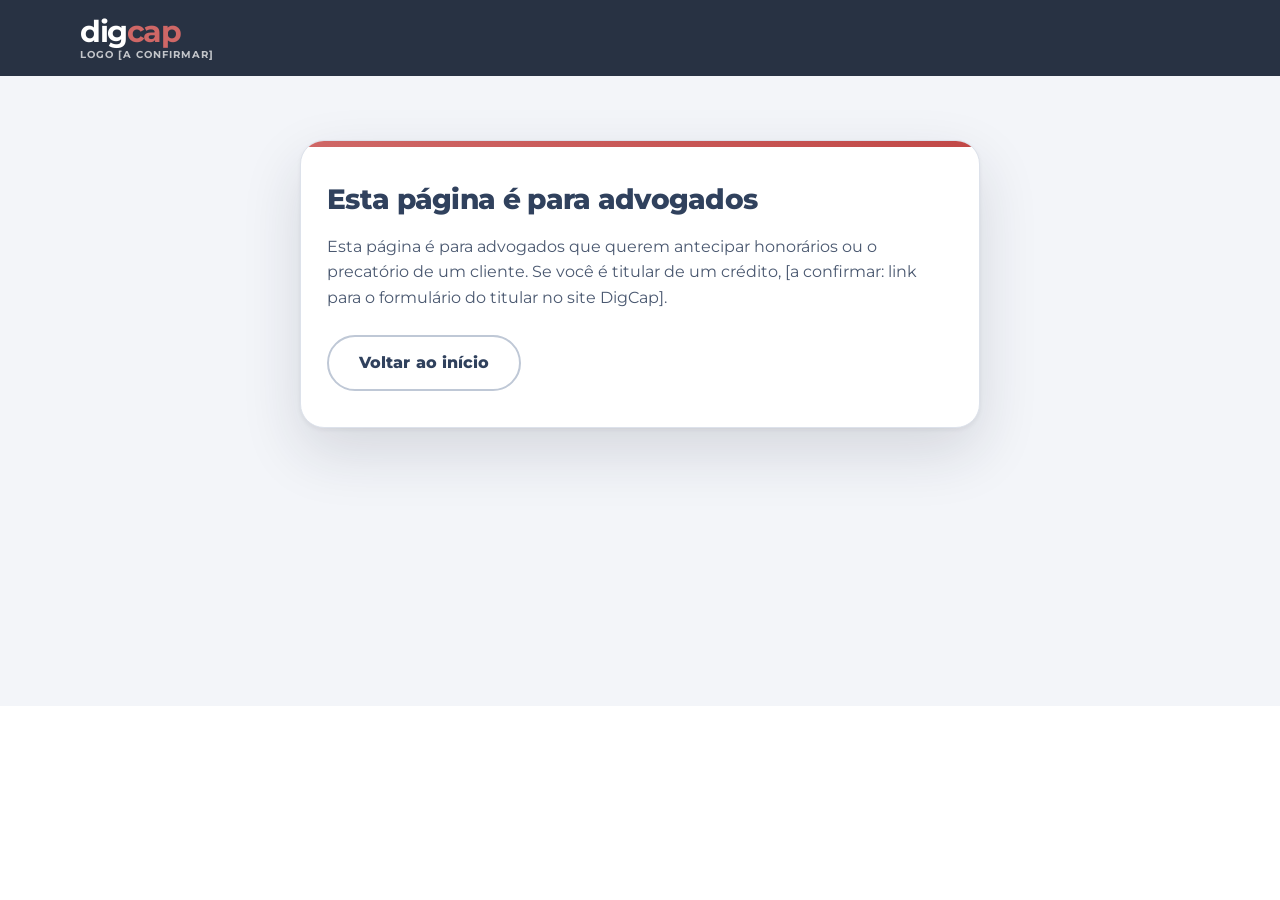
<file: precatorio-v2/nao-advogado/index.html>
<!DOCTYPE html>
<html lang="pt-BR" data-internal="off" data-whatsapp="off" data-form-step="static" data-oab="optional">
<head>
<meta charset="utf-8"><meta name="viewport" content="width=device-width, initial-scale=1">
<title>Esta página é para advogados | DigCap</title>
<meta name="robots" content="noindex,nofollow">
<link href="https://fonts.googleapis.com/css2?family=Montserrat:wght@400;500;600;700;800&display=swap" rel="stylesheet">
<link rel="icon" href="../assets/logo-placeholder.svg" type="image/svg+xml">
<link rel="stylesheet" href="../css/main.css">
<script src="../js/main.js" data-page="status"></script>
</head>
<body>
<header class="header"><div class="container bar"><a class="logo" href="../" aria-label="DigCap (logo placeholder)"><b>dig<span>cap</span></b><small>Logo [a confirmar]</small></a></div></header>
<main class="status-page" id="conteudo"><div class="container"><div class="status-card">
<div class="blocked" id="screen-nao-advogado"><h1>Esta página é para advogados</h1><p>Esta página é para advogados que querem antecipar honorários ou o precatório de um cliente. Se você é titular de um crédito, [a confirmar: link para o formulário do titular no site DigCap].</p></div>
<p style="margin-top:24px"><a class="btn btn-s" href="../">Voltar ao início</a></p>
</div></div></main>
</body>
</html>
</file>
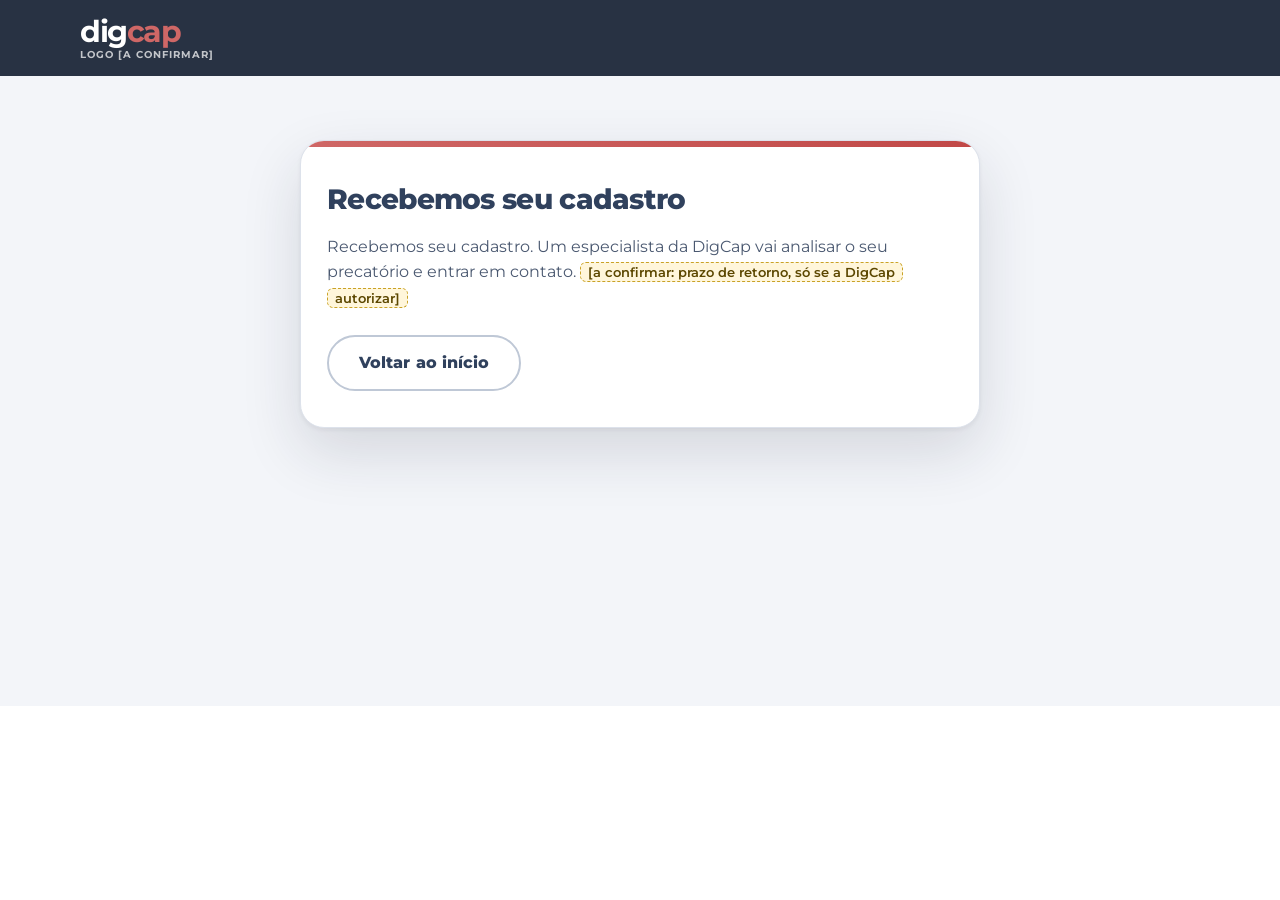
<file: precatorio-v2/obrigado/index.html>
<!DOCTYPE html>
<html lang="pt-BR" data-internal="off" data-whatsapp="off" data-form-step="static" data-oab="optional">
<head>
<meta charset="utf-8"><meta name="viewport" content="width=device-width, initial-scale=1">
<title>Recebemos seu cadastro | DigCap</title>
<meta name="robots" content="noindex,nofollow">
<link href="https://fonts.googleapis.com/css2?family=Montserrat:wght@400;500;600;700;800&display=swap" rel="stylesheet">
<link rel="icon" href="../assets/logo-placeholder.svg" type="image/svg+xml">
<link rel="stylesheet" href="../css/main.css">
<script src="../js/main.js" data-page="status"></script>
</head>
<body>
<header class="header"><div class="container bar"><a class="logo" href="../" aria-label="DigCap (logo placeholder)"><b>dig<span>cap</span></b><small>Logo [a confirmar]</small></a></div></header>
<main class="status-page" id="conteudo"><div class="container"><div class="status-card">
<div class="thanks" id="screen-obrigado"><h1>Recebemos seu cadastro</h1><p>Recebemos seu cadastro. Um especialista da DigCap vai analisar o seu precatório e entrar em contato. <span class="slot-inline">[a confirmar: prazo de retorno, só se a DigCap autorizar]</span></p></div>
<p style="margin-top:24px"><a class="btn btn-s" href="../">Voltar ao início</a></p>
</div></div></main>
</body>
</html>
</file>
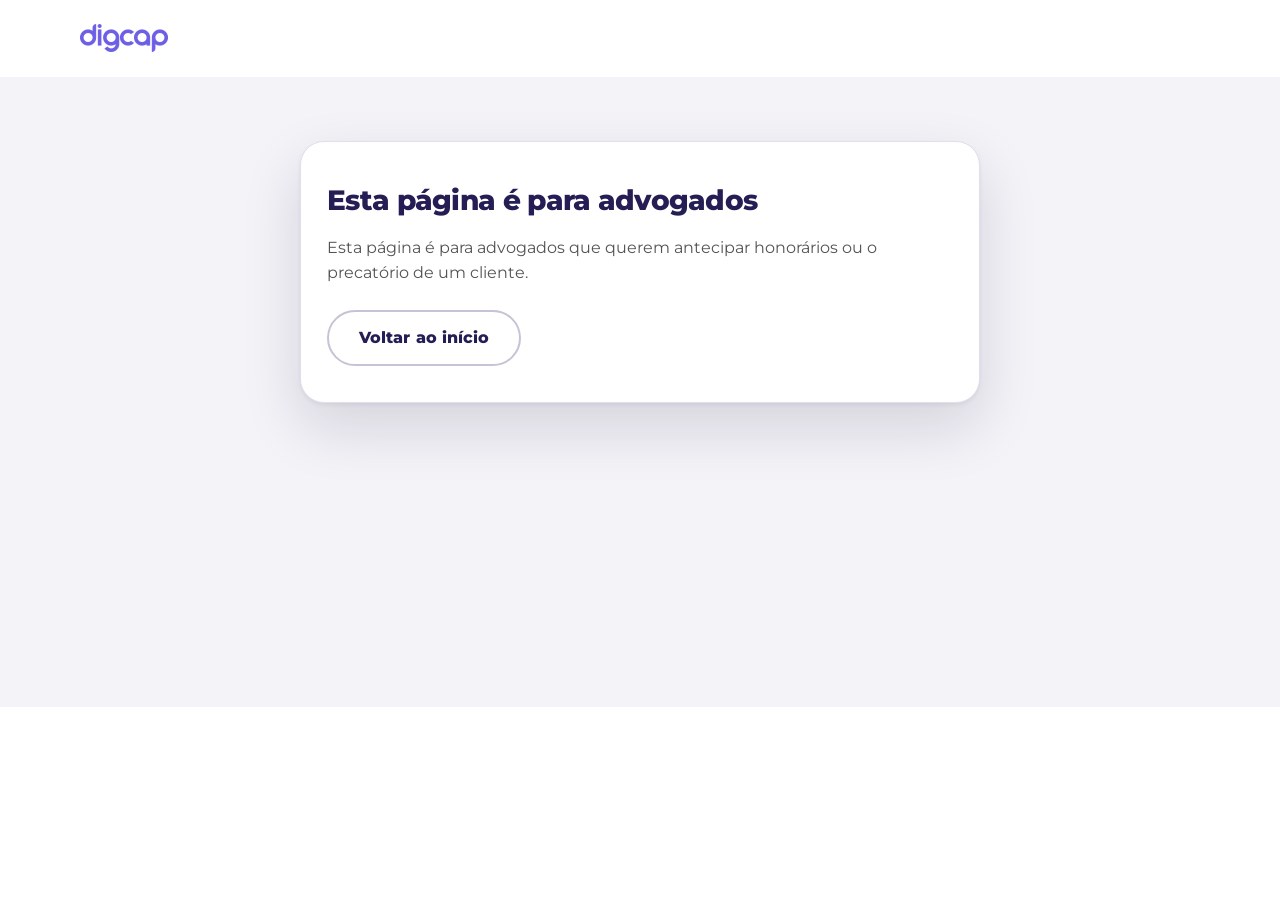
<file: precatorio-v4/nao-advogado/index.html>
<!DOCTYPE html>
<html lang="pt-BR" data-internal="off" data-whatsapp="off" data-form-step="static">
<head>
<meta charset="utf-8"><meta name="viewport" content="width=device-width, initial-scale=1">
<title>Esta página é para advogados | DigCap</title>
<meta name="robots" content="noindex,nofollow">
<meta name="theme-color" content="#FFFFFF">
<link rel="preload" href="../assets/fonts/montserrat-latin-var.woff2" as="font" type="font/woff2" crossorigin>
<link rel="icon" href="../assets/logo/favicon-dc-64.png" type="image/png" sizes="64x64">
<link rel="apple-touch-icon" href="../assets/logo/apple-touch-icon-dc-180.png">
<link rel="stylesheet" href="../css/main.css">
<script src="../js/main.js" data-page="status"></script>
</head>
<body>
<header class="header"><div class="container bar"><a class="logo" href="../"><img src="../assets/logo/digcap-wordmark-roxo.png" width="88" height="28" alt="DigCap"></a></div></header>
<main class="status-page" id="conteudo"><div class="container"><div class="status-card">
<div class="blocked" id="screen-nao-advogado"><h1>Esta página é para advogados</h1><p>Esta página é para advogados que querem antecipar honorários ou o precatório de um cliente.</p></div>
<p style="margin-top:24px"><a class="btn btn-s" href="../">Voltar ao início</a></p>
</div></div></main>
</body>
</html>
</file>
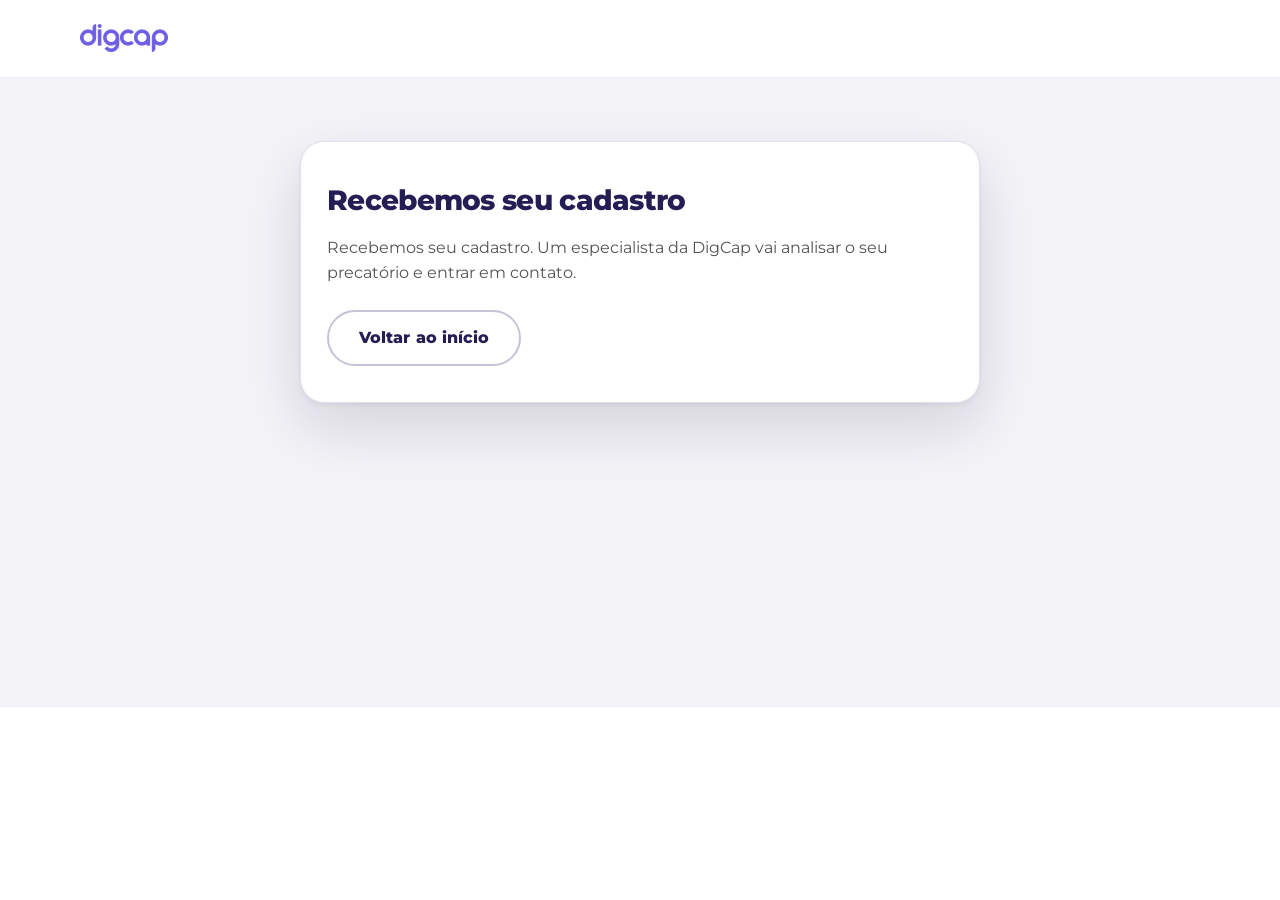
<file: precatorio-v4/obrigado/index.html>
<!DOCTYPE html>
<html lang="pt-BR" data-internal="off" data-whatsapp="off" data-form-step="static">
<head>
<meta charset="utf-8"><meta name="viewport" content="width=device-width, initial-scale=1">
<title>Recebemos seu cadastro | DigCap</title>
<meta name="robots" content="noindex,nofollow">
<meta name="theme-color" content="#FFFFFF">
<link rel="preload" href="../assets/fonts/montserrat-latin-var.woff2" as="font" type="font/woff2" crossorigin>
<link rel="icon" href="../assets/logo/favicon-dc-64.png" type="image/png" sizes="64x64">
<link rel="apple-touch-icon" href="../assets/logo/apple-touch-icon-dc-180.png">
<link rel="stylesheet" href="../css/main.css">
<script src="../js/main.js" data-page="status"></script>
</head>
<body>
<header class="header"><div class="container bar"><a class="logo" href="../"><img src="../assets/logo/digcap-wordmark-roxo.png" width="88" height="28" alt="DigCap"></a></div></header>
<main class="status-page" id="conteudo"><div class="container"><div class="status-card">
<div class="thanks" id="screen-obrigado"><h1>Recebemos seu cadastro</h1><p>Recebemos seu cadastro. Um especialista da DigCap vai analisar o seu precatório e entrar em contato.</p></div>
<p style="margin-top:24px"><a class="btn btn-s" href="../">Voltar ao início</a></p>
</div></div></main>
</body>
</html>
</file>
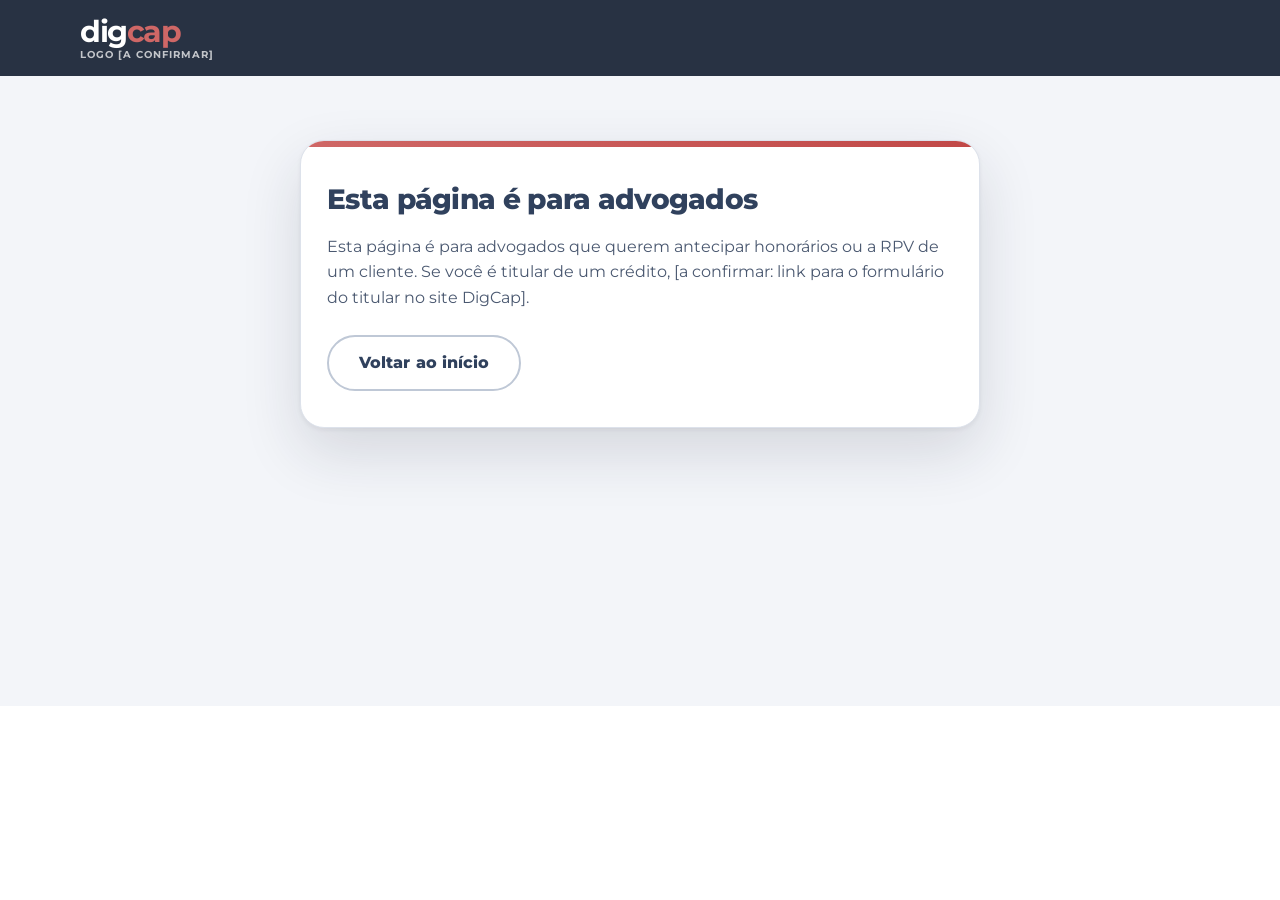
<file: rpv-v2/nao-advogado/index.html>
<!DOCTYPE html>
<html lang="pt-BR" data-internal="off" data-whatsapp="off" data-form-step="static" data-oab="optional">
<head>
<meta charset="utf-8"><meta name="viewport" content="width=device-width, initial-scale=1">
<title>Esta página é para advogados | DigCap</title>
<meta name="robots" content="noindex,nofollow">
<link href="https://fonts.googleapis.com/css2?family=Montserrat:wght@400;500;600;700;800&display=swap" rel="stylesheet">
<link rel="icon" href="../assets/logo-placeholder.svg" type="image/svg+xml">
<link rel="stylesheet" href="../css/main.css">
<script src="../js/main.js" data-page="status"></script>
</head>
<body>
<header class="header"><div class="container bar"><a class="logo" href="../" aria-label="DigCap (logo placeholder)"><b>dig<span>cap</span></b><small>Logo [a confirmar]</small></a></div></header>
<main class="status-page" id="conteudo"><div class="container"><div class="status-card">
<div class="blocked" id="screen-nao-advogado"><h1>Esta página é para advogados</h1><p>Esta página é para advogados que querem antecipar honorários ou a RPV de um cliente. Se você é titular de um crédito, [a confirmar: link para o formulário do titular no site DigCap].</p></div>
<p style="margin-top:24px"><a class="btn btn-s" href="../">Voltar ao início</a></p>
</div></div></main>
</body>
</html>
</file>
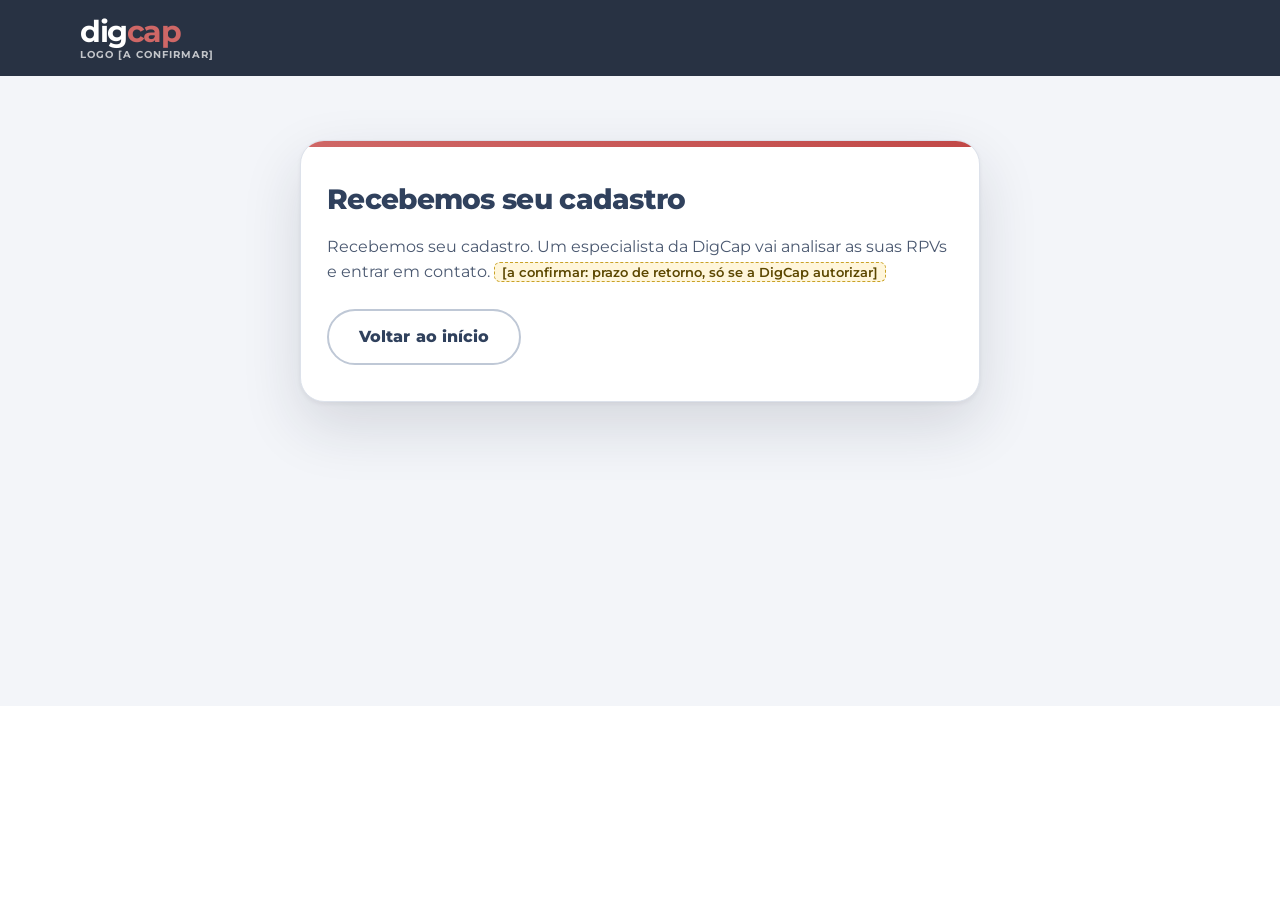
<file: rpv-v2/obrigado/index.html>
<!DOCTYPE html>
<html lang="pt-BR" data-internal="off" data-whatsapp="off" data-form-step="static" data-oab="optional">
<head>
<meta charset="utf-8"><meta name="viewport" content="width=device-width, initial-scale=1">
<title>Recebemos seu cadastro | DigCap</title>
<meta name="robots" content="noindex,nofollow">
<link href="https://fonts.googleapis.com/css2?family=Montserrat:wght@400;500;600;700;800&display=swap" rel="stylesheet">
<link rel="icon" href="../assets/logo-placeholder.svg" type="image/svg+xml">
<link rel="stylesheet" href="../css/main.css">
<script src="../js/main.js" data-page="status"></script>
</head>
<body>
<header class="header"><div class="container bar"><a class="logo" href="../" aria-label="DigCap (logo placeholder)"><b>dig<span>cap</span></b><small>Logo [a confirmar]</small></a></div></header>
<main class="status-page" id="conteudo"><div class="container"><div class="status-card">
<div class="thanks" id="screen-obrigado"><h1>Recebemos seu cadastro</h1><p>Recebemos seu cadastro. Um especialista da DigCap vai analisar as suas RPVs e entrar em contato. <span class="slot-inline">[a confirmar: prazo de retorno, só se a DigCap autorizar]</span></p></div>
<p style="margin-top:24px"><a class="btn btn-s" href="../">Voltar ao início</a></p>
</div></div></main>
</body>
</html>
</file>
<file: precatorio-v2/css/main.css>
/* DigCap LP — frente Precatório, versão 2 (redesenho). Identidade DigCap: navy #30415D, coral #CF6766, botão #C14847, Montserrat.
   Staging / noindex. Mobile first. */
:root{
  --navy:#30415D;--navy-2:#26344B;--navy-3:#1B2638;--navy-4:#141C2A;
  --coral:#CF6766;--coral-btn:#C14847;--coral-btn-d:#A83A39;--coral-ink:#A83E3C;--coral-lt:#F59A98;
  --ink:#1B2433;--ink-2:#4A5870;--ink-3:#6A778C;
  --bg:#fff;--soft:#F3F5F9;--soft-2:#E9EDF4;--line:#DDE2EB;--line-2:#BFC8D6;
  --r-card:24px;--r-md:16px;--r-field:12px;--r-pill:999px;
  --sh-1:0 1px 2px rgba(27,38,56,.06),0 8px 24px rgba(27,38,56,.07);
  --sh-2:0 2px 4px rgba(27,38,56,.06),0 24px 60px rgba(27,38,56,.14);
  --hdr-h:68px;
  --slot-bg:#FFF6DB;--slot-line:#C9A227;--slot-ink:#5C4700;
  --error:#B42318;--error-bg:#FDECEC;--ok-bg:#EAF6EF;
  --font:"Montserrat",system-ui,-apple-system,"Segoe UI",Roboto,Arial,sans-serif;
}
*,*::before,*::after{box-sizing:border-box}
html{scroll-behavior:smooth;scroll-padding-top:calc(var(--hdr-h) + 12px);-webkit-text-size-adjust:100%}
body{margin:0;font-family:var(--font);font-size:16px;line-height:1.6;color:var(--ink);background:#fff;-webkit-font-smoothing:antialiased;text-rendering:optimizeLegibility}
img{max-width:100%;height:auto;display:block}
h1,h2,h3,p,ul,ol,dl,dd,figure,blockquote{margin:0;padding:0}
ul,ol{list-style:none}
a{color:inherit}
button,input,select{font:inherit;color:inherit}
svg{flex:none}
.container{max-width:1200px;margin:0 auto;padding:0 20px}
.skip{position:absolute;left:12px;top:-60px;background:var(--navy);color:#fff;padding:10px 16px;border-radius:10px;z-index:200}
.skip:focus{top:8px}
:focus-visible{outline:3px solid var(--coral);outline-offset:3px;border-radius:6px}
.on-dark :focus-visible,.header :focus-visible,.footer :focus-visible{outline-color:var(--coral-lt)}
.ico-s{width:20px;height:20px;fill:none;stroke:currentColor;stroke-width:1.8;stroke-linecap:round;stroke-linejoin:round}
.ci svg,.ic svg,.pi svg{fill:none;stroke:currentColor;stroke-width:1.8;stroke-linecap:round;stroke-linejoin:round}

/* ===== chips [a confirmar] (discretos, legíveis) ===== */
.slot-inline{display:inline;background:var(--slot-bg);border:1px dashed var(--slot-line);color:var(--slot-ink);border-radius:6px;padding:1px 7px;font-size:.8125em;font-weight:600;line-height:1.7;box-decoration-break:clone;-webkit-box-decoration-break:clone}
.footer .slot-inline,.on-dark .slot-inline{background:rgba(255,246,219,.12);border-color:rgba(255,226,140,.6);color:#FFE9A8}

/* ===== botões ===== */
.btn{display:inline-flex;align-items:center;justify-content:center;gap:12px;min-height:56px;padding:15px 30px;border-radius:var(--r-pill);font:800 16px/1.2 var(--font);letter-spacing:.005em;text-decoration:none;border:2px solid transparent;cursor:pointer;text-align:center;transition:background-color .18s,transform .12s,box-shadow .18s,color .18s,border-color .18s}
.btn svg{width:20px;height:20px;fill:none;stroke:currentColor;stroke-width:2.2;stroke-linecap:round;stroke-linejoin:round;transition:transform .18s}
.btn-p{background:var(--coral-btn);color:#fff;box-shadow:0 6px 0 rgba(0,0,0,.2),0 16px 32px -8px rgba(193,72,71,.55)}
.btn-p:hover{background:var(--coral-btn-d)}
.btn-p:hover svg{transform:translateX(4px)}
.btn-p:active{transform:translateY(3px);box-shadow:0 3px 0 rgba(0,0,0,.2),0 8px 18px -8px rgba(193,72,71,.5)}
.btn-p:disabled{opacity:.6;cursor:not-allowed}
.btn-s{background:#fff;color:var(--navy);border-color:var(--line-2)}
.btn-s:hover{border-color:var(--navy);background:var(--soft)}
.btn-sm{min-height:46px;padding:10px 22px;font-size:14px;box-shadow:none!important;white-space:nowrap}
.btn-lg{min-height:64px;padding:18px 36px;font-size:18px}
.btn-block{width:100%}

/* ===== header ===== */
.header{position:sticky;top:0;z-index:60;background:rgba(27,38,56,.94);-webkit-backdrop-filter:saturate(1.4) blur(12px);backdrop-filter:saturate(1.4) blur(12px);color:#fff;transition:box-shadow .2s,background-color .2s}
.header.is-stuck{box-shadow:0 10px 30px rgba(10,16,28,.35);background:rgba(27,38,56,.98)}
.bar{display:flex;align-items:center;justify-content:space-between;gap:16px;height:var(--hdr-h)}
.logo{display:flex;flex-direction:column;line-height:1;text-decoration:none;color:#fff}
.logo b{font-size:30px;font-weight:700;letter-spacing:-.05em}
.logo b span{color:var(--coral)}
.logo small{white-space:nowrap;font-size:10px;font-weight:700;letter-spacing:.1em;text-transform:uppercase;color:rgba(255,255,255,.72);margin-top:3px}
.nav{display:none}
.header .btn-p{background:var(--coral-btn)}
.header .btn{min-height:42px;padding:8px 14px;font-size:12.5px}
.header .btn svg{display:none}

/* ===== eyebrow / títulos ===== */
.eyebrow{display:inline-flex;align-items:center;gap:12px;font-weight:700;font-size:12px;letter-spacing:.2em;text-transform:uppercase;color:var(--coral-ink)}
.eyebrow::before{content:"";width:32px;height:3px;border-radius:2px;background:currentColor;flex:none}
.on-dark .eyebrow,.hero .eyebrow{color:var(--coral-lt)}
h2,.h2{font-size:clamp(30px,4.6vw,52px);font-weight:800;line-height:1.06;letter-spacing:-.03em;color:var(--navy);text-wrap:balance}
.on-dark h2,.on-dark .h2{color:#fff}
.head{max-width:760px;margin-bottom:40px}
.head .eyebrow{margin-bottom:18px}
.head.center{margin-left:auto;margin-right:auto;text-align:center}
.head.center .eyebrow{justify-content:center}
.lede{font-size:18px;line-height:1.65;color:var(--ink-2);margin-top:20px;max-width:640px}
.lede p+p{margin-top:14px}
.head.center .lede{margin-left:auto;margin-right:auto}
.on-dark .lede{color:rgba(255,255,255,.8)}

/* ===== seções ===== */
.section{padding:76px 0;position:relative}
.sec-soft{background:var(--soft)}
.sec-dark{background:var(--navy-3);color:#fff}

/* ===== hero ===== */
.hero{position:relative;color:#fff;background:var(--navy-4);overflow:hidden;isolation:isolate;padding:0}
.hero-bg{position:absolute;inset:0 0 auto 0;height:430px;z-index:-1}
.hero-bg img{width:100%;height:100%;object-fit:cover;object-position:50% 40%;filter:brightness(1.45) contrast(1.06) saturate(1.1)}
.hero-bg::after{content:"";position:absolute;inset:0;background:linear-gradient(180deg,rgba(20,28,42,.35) 0%,rgba(20,28,42,.25) 30%,rgba(20,28,42,.8) 75%,var(--navy-4) 100%)}
.hero-in{padding-top:196px;padding-bottom:132px;display:grid;gap:32px}
.hero .eyebrow{margin-bottom:22px;font-size:11px;letter-spacing:.1em;gap:10px}
.hero .eyebrow::before{width:24px}
.hero h1{font-size:clamp(32px,8.4vw,60px);font-weight:800;line-height:1.06;letter-spacing:-.035em;max-width:17em}
.hero h1 .h1-a{display:inline;color:#fff}
.hero h1 .h1-b{display:inline;color:var(--coral-lt)}
.hero .sub{font-size:18px;line-height:1.65;color:rgba(255,255,255,.88);margin-top:24px;max-width:34em}
.hero .btn{margin-top:36px;width:100%}
.ficha{display:none}

/* ===== credenciais (cartões sobrepostos ao hero) ===== */
.cred{position:relative;z-index:5;margin-top:-84px;padding:0 0 8px;background:linear-gradient(180deg,transparent 0,transparent 84px,#fff 84px)}
.cred ul{display:grid;grid-template-columns:1fr 1fr;gap:12px}
.cred li{background:#fff;border:1px solid var(--line);border-radius:20px;padding:18px 16px;box-shadow:var(--sh-2);display:flex;flex-direction:column;gap:12px;font-size:14px;font-weight:600;line-height:1.35;color:var(--ink-2)}
.cred li:last-child{grid-column:1/-1}
.cred .ci{display:grid;place-items:center;width:44px;height:44px;border-radius:50%;background:var(--navy);color:var(--coral-lt)}
.cred .ci svg{width:21px;height:21px}
.cred li b{display:block;font-size:20px;font-weight:800;line-height:1.1;letter-spacing:-.02em;color:var(--navy);margin-bottom:2px}
.cred li b.t{font-size:16px;line-height:1.25;letter-spacing:-.01em}

/* ===== caixa e fila ===== */
.caixa-grid{display:grid;gap:40px}
.pull{margin-top:28px;padding-left:20px;border-left:4px solid var(--coral);font-size:21px;font-weight:800;line-height:1.3;letter-spacing:-.015em;color:var(--navy)}
.sits{display:grid;gap:14px}
.sit{position:relative;background:#fff;border:1px solid var(--line);border-radius:var(--r-card);padding:26px 24px 26px;box-shadow:var(--sh-1);overflow:hidden;transition:transform .2s,box-shadow .2s}
.sit:hover{transform:translateY(-3px);box-shadow:var(--sh-2)}
.sit .n{position:absolute;right:18px;top:6px;font-size:78px;font-weight:800;line-height:1;letter-spacing:-.05em;color:transparent;-webkit-text-stroke:1.5px rgba(207,103,102,.45)}
.sit::before{content:"";position:absolute;left:0;top:0;bottom:0;width:5px;background:var(--coral)}
.sit h3{font-size:19px;font-weight:800;line-height:1.2;letter-spacing:-.015em;color:var(--navy);max-width:78%;margin-bottom:10px}
.sit p{font-size:15px;line-height:1.6;color:var(--ink-2)}
.fecho{margin-top:48px;position:relative;overflow:hidden;isolation:isolate;border-radius:28px;background:linear-gradient(135deg,var(--navy) 0%,var(--navy-3) 100%);color:#fff;padding:36px 24px;display:grid;gap:26px;box-shadow:var(--sh-2)}
.fecho::before{content:"";position:absolute;inset:0;z-index:-1;background:linear-gradient(90deg,var(--navy-3) 0%,rgba(38,52,75,.96) 45%,rgba(38,52,75,.55) 100%),url(../assets/hero-espera.jpg) 85% 62%/cover}
.fecho::after{content:"";position:absolute;width:300px;height:300px;border-radius:50%;border:30px solid rgba(207,103,102,.16);right:-90px;top:-130px;pointer-events:none;z-index:-1}
.fecho>*{position:relative;z-index:1}
.fecho .fp{font-size:18px;line-height:1.6;color:rgba(255,255,255,.88);max-width:34em}
.prazo{display:flex;gap:18px;align-items:flex-start;background:rgba(255,255,255,.07);border:1px solid rgba(255,255,255,.18);border-radius:20px;padding:22px 20px;font-size:19px;font-weight:700;line-height:1.5;letter-spacing:-.01em;color:#fff;max-width:760px}
.prazo .pi{display:grid;place-items:center;width:46px;height:46px;border-radius:50%;background:var(--coral-btn);flex:none}
.prazo .pi svg{width:22px;height:22px;stroke:#fff}
.fecho .fchip{font-size:14px;color:rgba(255,255,255,.8)}
.fecho .btn{justify-self:start;width:100%}

/* ===== três frentes ===== */
.cards3{display:grid;gap:18px}
.fcard{position:relative;background:#fff;border-radius:var(--r-card);padding:30px 26px 28px;box-shadow:var(--sh-1);border:1px solid var(--line);display:flex;flex-direction:column;gap:6px;overflow:hidden;transition:transform .2s,box-shadow .2s}
.fcard:hover{transform:translateY(-4px);box-shadow:var(--sh-2)}
.fcard::after{content:"";position:absolute;left:0;right:0;top:0;height:5px;background:linear-gradient(90deg,var(--coral),var(--coral-btn))}
.fcard .ic{display:grid;place-items:center;width:56px;height:56px;border-radius:50%;background:var(--navy);color:var(--coral-lt);margin-bottom:14px}
.fcard .ic svg{width:26px;height:26px}
.fcard .eyebrow{font-size:11.5px}
.fcard h3{font-size:22px;font-weight:800;line-height:1.18;letter-spacing:-.02em;color:var(--navy);margin:6px 0 12px}
.fcard .row{padding:14px 0;border-top:1px solid var(--line);font-size:15px;line-height:1.6;color:var(--ink-2)}
.fcard .fl{display:block;font-size:11px;font-weight:800;letter-spacing:.14em;text-transform:uppercase;color:var(--coral-ink);margin-bottom:4px}
.fcard .row:last-child .fl{color:var(--navy)}
.cta-row{margin-top:44px}
.cta-row.center{text-align:center}

/* ===== como funciona ===== */
.como-grid{display:grid;gap:36px}
.como-photo{position:relative;border-radius:var(--r-card);overflow:hidden;aspect-ratio:16/11;box-shadow:0 30px 70px rgba(0,0,0,.4)}
.como-photo img{width:100%;height:100%;object-fit:cover;object-position:50% 30%}
.como-photo::after{content:"";position:absolute;inset:0;background:linear-gradient(180deg,rgba(20,28,42,0) 45%,rgba(20,28,42,.75) 100%),linear-gradient(135deg,rgba(48,65,93,.25),rgba(20,28,42,.1))}
.como-photo figcaption{position:absolute;left:18px;bottom:16px;z-index:2;display:inline-flex;align-items:center;gap:8px;background:rgba(20,28,42,.7);-webkit-backdrop-filter:blur(8px);backdrop-filter:blur(8px);border:1px solid rgba(255,255,255,.18);border-radius:var(--r-pill);padding:8px 14px;font-size:12px;font-weight:700;letter-spacing:.08em;text-transform:uppercase;color:#fff}
.como-photo figcaption::before{content:"";width:8px;height:8px;border-radius:50%;background:var(--coral)}
.steps{counter-reset:s;position:relative;display:grid;gap:0}
.steps .step{position:relative;padding:0 0 30px 74px}
.steps .step:last-child{padding-bottom:0}
.steps .step:not(:last-child)::before{content:"";position:absolute;left:25px;top:54px;bottom:2px;border-left:2px dashed rgba(244,167,165,.45)}
.steps .n{position:absolute;left:0;top:0;display:grid;place-items:center;width:52px;height:52px;border-radius:50%;background:var(--coral-btn);color:#fff;font-size:21px;font-weight:800;box-shadow:0 0 0 7px rgba(193,72,71,.22)}
.steps h3{font-size:20px;font-weight:800;line-height:1.25;letter-spacing:-.015em;color:#fff;padding-top:11px;margin-bottom:8px}
.steps p{font-size:15.5px;line-height:1.65;color:rgba(255,255,255,.78)}
.steps p b{color:#fff}
.passo-nota{margin-top:30px;font-size:14.5px;line-height:1.6;color:rgba(255,255,255,.72);border-top:1px solid rgba(255,255,255,.14);padding-top:20px}

/* ===== por que é seguro ===== */
.pillars{display:grid;gap:16px}
.pillar{position:relative;background:#fff;border:1px solid var(--line);border-radius:var(--r-card);padding:26px 24px;box-shadow:var(--sh-1);transition:transform .2s,box-shadow .2s;overflow:hidden}
.pillar:hover{transform:translateY(-3px);box-shadow:var(--sh-2)}
.pillar .pt{display:flex;align-items:center;gap:12px;margin-bottom:16px}
.pillar .pi{display:grid;place-items:center;width:44px;height:44px;border-radius:14px;background:var(--soft);color:var(--navy)}
.pillar .pi svg{width:22px;height:22px}
.pillar .pn{font-size:11px;font-weight:800;letter-spacing:.16em;text-transform:uppercase;color:var(--coral-ink)}
.pillar h3{font-size:18.5px;font-weight:800;line-height:1.25;letter-spacing:-.015em;color:var(--navy);margin-bottom:10px}
.pillar p{font-size:15px;line-height:1.65;color:var(--ink-2)}
.pillar p+p{margin-top:10px}
.closing{margin-top:30px;display:flex;gap:16px;align-items:flex-start;background:var(--navy);color:#fff;border-radius:20px;padding:22px 22px;font-size:17px;font-weight:600;line-height:1.55}
.closing .ci{display:grid;place-items:center;width:42px;height:42px;border-radius:50%;background:rgba(255,255,255,.1);color:var(--coral-lt)}
.closing .ci svg{width:21px;height:21px}
.closing .slot-inline{background:rgba(255,246,219,.12);border-color:rgba(255,226,140,.6);color:#FFE9A8}

/* ===== quem é a digcap ===== */
.quem{border-radius:32px;background:linear-gradient(140deg,var(--navy) 0%,var(--navy-3) 100%);color:#fff;padding:36px 22px;position:relative;overflow:hidden;box-shadow:var(--sh-2)}
.quem::before{content:"";position:absolute;width:520px;height:520px;border-radius:50%;border:48px solid rgba(207,103,102,.12);right:-200px;top:-220px;pointer-events:none}
.quem>*{position:relative}
.quem h2{color:#fff}
.quem .lede{color:rgba(255,255,255,.82)}
.stats{display:grid;grid-template-columns:minmax(0,1fr);gap:12px;margin-top:34px}
.quem-txt .badges{margin-top:28px}
.stat{background:rgba(255,255,255,.06);border:1px solid rgba(255,255,255,.14);border-radius:20px;padding:20px 18px}
.stat b{display:block;font-size:clamp(32px,9vw,40px);font-weight:800;line-height:1;letter-spacing:-.04em;color:#fff;white-space:nowrap}
.stat b::after{content:"";display:block;width:34px;height:4px;border-radius:2px;background:var(--coral);margin:14px 0 12px}
.stat span{font-size:14.5px;font-weight:600;line-height:1.4;color:rgba(255,255,255,.82)}
.badges{display:flex;flex-wrap:wrap;gap:10px;margin-top:26px}
.badges li{display:inline-flex;align-items:center;gap:10px;background:rgba(255,255,255,.1);border:1px solid rgba(255,255,255,.22);border-radius:var(--r-pill);padding:10px 16px 10px 12px;font-size:14px;font-weight:700}
.badges li svg{width:18px;height:18px;stroke:var(--coral-lt)}
.por{margin-top:26px;font-size:16px;line-height:1.65;color:rgba(255,255,255,.82);max-width:46em;border-top:1px solid rgba(255,255,255,.14);padding-top:24px}

/* ===== casos ===== */
.cases{display:grid;gap:18px}
.case{position:relative;border:2px dashed var(--line-2);border-radius:var(--r-card);padding:30px 26px;background:repeating-linear-gradient(135deg,#fff 0 14px,var(--soft) 14px 28px);min-height:250px;display:flex;flex-direction:column;gap:12px}
.case .ci{display:grid;place-items:center;width:52px;height:52px;border-radius:50%;background:#fff;border:1px solid var(--line);color:var(--navy);box-shadow:var(--sh-1)}
.case .ci svg{width:24px;height:24px}
.case h3{font-size:22px;font-weight:800;letter-spacing:-.02em;color:var(--navy)}
.slot{background:rgba(255,255,255,.92);border-radius:14px;padding:14px 16px;font-size:15px;line-height:1.6;color:var(--ink-2);border:1px solid var(--line)}
.slot-l{display:inline-block;margin-right:8px;font-size:11px;font-weight:800;letter-spacing:.14em;text-transform:uppercase;color:var(--ink-3)}
.apoio-casos{margin-top:24px;font-size:15px;color:var(--ink-3)}

/* ===== formulário ===== */
.form-sec{background:var(--navy-3);color:#fff;overflow:hidden;isolation:isolate}
.form-sec::before{content:"";position:absolute;inset:0;z-index:-1;background:radial-gradient(900px 520px at 85% 8%,rgba(207,103,102,.34),transparent 60%),radial-gradient(700px 500px at 0% 100%,rgba(48,65,93,.9),transparent 65%)}
.form-wrap{display:grid;gap:34px;align-items:start}
.form-sec::after{content:"";position:absolute;z-index:-1;width:560px;height:560px;border-radius:50%;border:56px solid rgba(255,255,255,.04);left:-260px;bottom:-240px}
.form-intro h2{color:#fff}
.form-intro .lede{color:rgba(255,255,255,.82)}
.trust{margin-top:30px;display:grid;gap:12px}
.trust li{display:flex;gap:14px;align-items:center;font-size:15.5px;font-weight:600;color:#fff}
.trust .ci{display:grid;place-items:center;width:36px;height:36px;border-radius:50%;background:rgba(255,255,255,.1);border:1px solid rgba(255,255,255,.2);color:var(--coral-lt)}
.trust .ci svg{width:18px;height:18px}
.form-card{position:relative;background:#fff;color:var(--ink);border-radius:28px;padding:28px 20px 26px;box-shadow:0 40px 90px -20px rgba(0,0,0,.55);scroll-margin-top:calc(var(--hdr-h) + 12px);overflow:hidden}
.form-card::before{content:"";position:absolute;left:0;right:0;top:0;height:6px;background:linear-gradient(90deg,var(--coral),var(--coral-btn))}
.progress{display:flex;align-items:center;gap:14px;font-weight:700;font-size:13.5px;color:var(--navy);margin:6px 0 24px;flex-wrap:wrap}
.progress .t{flex:1 1 90px;height:8px;background:var(--soft-2);border-radius:9px;overflow:hidden}
.progress .b{height:100%;width:50%;background:linear-gradient(90deg,var(--navy),var(--coral));border-radius:9px;transition:width .3s}
html[data-form-step="2"] .progress .b,html[data-form-step="thanks"] .progress .b{width:100%}
.field{margin:0 0 20px;padding:0;border:0;min-width:0}
.lbl{display:block;font-weight:700;font-size:14.5px;line-height:1.35;color:var(--navy);margin-bottom:8px;padding:0}
.req{color:var(--coral-ink)}
.opt{font-weight:500;color:var(--ink-3);font-size:13.5px}
.ctl{width:100%;min-height:54px;padding:12px 16px;border:1.5px solid var(--line-2);border-radius:var(--r-field);background:#fff;appearance:none;-webkit-appearance:none;font-size:16px;transition:border-color .15s,box-shadow .15s}
.ctl::placeholder{color:#8794A8}
.ctl:hover{border-color:var(--ink-3)}
.ctl:focus{outline:0;border-color:var(--navy);box-shadow:0 0 0 4px rgba(48,65,93,.16)}
select.ctl{background-image:url("data:image/svg+xml;utf8,<svg xmlns='http://www.w3.org/2000/svg' width='16' height='16' viewBox='0 0 16 16'><path d='M4 6l4 4 4-4' stroke='%2330415D' stroke-width='1.8' fill='none' stroke-linecap='round'/></svg>");background-repeat:no-repeat;background-position:right 14px center;padding-right:42px;text-overflow:ellipsis}
.choices{display:grid;gap:10px}
.choices.row{grid-template-columns:repeat(auto-fit,minmax(110px,1fr))}
.choice{display:flex;align-items:center;gap:12px;min-height:54px;padding:12px 16px;border:1.5px solid var(--line-2);border-radius:var(--r-field);background:#fff;cursor:pointer;font-size:15px;line-height:1.35;transition:border-color .15s,background-color .15s,box-shadow .15s}
.choice:hover{border-color:var(--navy)}
.choice input{width:20px;height:20px;margin:0;accent-color:var(--coral-btn);flex:none}
.choice:has(input:checked){border-color:var(--navy);background:#EEF2F8;box-shadow:inset 0 0 0 1px var(--navy);font-weight:700;color:var(--navy)}
.choice:has(input:focus-visible){outline:3px solid var(--coral);outline-offset:2px}
.choice.consent{align-items:flex-start;font-size:14px;color:var(--ink-2);min-height:0}
.choice.consent input{margin-top:2px}
.choice.consent a{color:var(--coral-ink);font-weight:700}
.oab{display:grid;grid-template-columns:1fr 110px;gap:10px}
.field-error{display:none;color:var(--error);font-weight:600;font-size:13.5px;margin-top:6px}
.field.is-invalid .field-error{display:block}
.field.is-invalid .ctl,.field.is-invalid .choice{border-color:var(--error)}
.actions{display:flex;flex-direction:column-reverse;gap:12px;margin-top:10px}
.actions .btn{width:100%}
.hid{position:absolute;left:-9999px;width:1px;height:1px;overflow:hidden}
html[data-oab="required"] .oab-opt{display:none}
html[data-oab="optional"] .oab-req{display:none}
.fstep{display:none}
html[data-form-step="1"] #step-1,html[data-form-step="2"] #step-2,
html[data-form-step="blocked"] #step-blocked,html[data-form-step="thanks"] #step-thanks{display:block}
html[data-form-step="blocked"] .progress,html[data-form-step="thanks"] .progress{display:none}
.blocked{border:1px solid var(--line);border-radius:var(--r-md);padding:24px 20px;background:var(--soft)}
.blocked h3,.thanks h3{font-size:22px;font-weight:800;color:var(--navy);margin-bottom:10px;letter-spacing:-.02em}
.blocked .btn{margin-top:16px;width:100%}
.thanks{background:var(--ok-bg);border:1px solid #B5D9C4;border-radius:var(--r-md);padding:26px 22px}
.submit-error{display:none;background:var(--error-bg);color:var(--error);border:1px solid #F1B5B0;border-radius:var(--r-field);padding:12px 14px;margin:0 0 14px;font-size:14.5px;font-weight:600}
.submit-error.is-visible{display:block}

/* ===== faq ===== */
.faq{max-width:860px;margin:0 auto;display:grid;gap:12px}
.faq-item{background:#fff;border:1px solid var(--line);border-radius:18px;box-shadow:0 1px 2px rgba(27,38,56,.04);transition:box-shadow .2s,border-color .2s}
.faq-item.is-open{box-shadow:var(--sh-1);border-color:var(--line-2)}
.faq-item h3{font-size:inherit;font-weight:inherit}
.faq-q{all:unset;box-sizing:border-box;width:100%;display:flex;align-items:center;justify-content:space-between;gap:18px;padding:20px 22px;cursor:pointer;font:700 16.5px/1.4 var(--font);letter-spacing:-.01em;color:var(--navy)}
.faq-q:focus-visible{outline:3px solid var(--coral);outline-offset:-3px;border-radius:18px}
.faq-q::after{content:"";flex:none;width:34px;height:34px;border-radius:50%;background:var(--soft) url("data:image/svg+xml;utf8,<svg xmlns='http://www.w3.org/2000/svg' width='16' height='16' viewBox='0 0 16 16'><path d='M8 3v10M3 8h10' stroke='%23A83E3C' stroke-width='2' stroke-linecap='round'/></svg>") center/16px no-repeat;transition:transform .2s,background-color .2s}
.faq-item.is-open .faq-q::after{transform:rotate(45deg);background-color:#FBE9E8}
.faq-a{display:none;padding:0 22px 22px;font-size:15.5px;line-height:1.7;color:var(--ink-2)}
.faq-a p+p{margin-top:10px}
.faq-item.is-open .faq-a{display:block}
html:not(.js) .faq-a{display:block}

/* ===== cta final ===== */
.cta{background:linear-gradient(135deg,rgba(193,72,71,.94) 0%,rgba(112,38,40,.96) 100%),url(../assets/hero-espera.jpg) center/cover;color:#fff;text-align:center;position:relative;overflow:hidden;isolation:isolate}
.cta::before,.cta::after{content:"";position:absolute;border-radius:50%;border:44px solid rgba(255,255,255,.07);z-index:-1}
.cta::before{width:520px;height:520px;left:-200px;top:-260px}
.cta::after{width:380px;height:380px;right:-140px;bottom:-200px}
.cta h2{color:#fff;max-width:15em;margin:0 auto}
.cta .sub{font-size:18px;line-height:1.65;color:rgba(255,255,255,.92);max-width:34em;margin:22px auto 0}
.cta .btn-wrap{margin:0}
.cta .btn{margin-top:36px;background:#fff;color:var(--coral-btn-d);box-shadow:0 6px 0 rgba(0,0,0,.2),0 18px 36px -10px rgba(0,0,0,.4);width:100%}
.cta .btn:hover{background:var(--soft)}
.cta .btn:focus-visible{outline-color:#fff}

/* ===== rodapé ===== */
.footer{background:var(--navy-4);color:rgba(255,255,255,.82);padding:64px 0 120px;font-size:14.5px;line-height:1.65}
.footer h2{font-size:12px;font-weight:800;letter-spacing:.2em;text-transform:uppercase;color:var(--coral-lt);margin-bottom:26px;line-height:1.2}
.fgrid{display:grid;gap:22px 32px}
.fk{display:block;font-size:11px;font-weight:800;letter-spacing:.14em;text-transform:uppercase;color:rgba(255,255,255,.55);margin-bottom:4px}
.fv{color:#fff}
.footer .aviso{margin-top:34px;padding-top:26px;border-top:1px solid rgba(255,255,255,.14);max-width:60em;color:rgba(255,255,255,.78)}
.flinks{display:flex;gap:22px;flex-wrap:wrap;margin-top:22px}
.flinks a{color:#fff;font-weight:700;text-decoration:underline;text-underline-offset:4px;text-decoration-color:rgba(255,255,255,.4)}
.flinks a:hover{text-decoration-color:var(--coral-lt)}
.fnote{margin-top:22px;font-size:13px;color:rgba(255,255,255,.55)}

/* ===== barra fixa mobile ===== */
.sticky-bar{position:fixed;left:0;right:0;bottom:0;z-index:55;padding:10px 14px calc(10px + env(safe-area-inset-bottom));background:rgba(20,28,42,.96);-webkit-backdrop-filter:blur(10px);backdrop-filter:blur(10px);border-top:1px solid rgba(255,255,255,.12);transform:translateY(110%);transition:transform .25s ease;visibility:hidden}
.sticky-bar.show{transform:none;visibility:visible}
.sticky-bar .btn{width:100%;min-height:52px;padding:12px 20px;font-size:15.5px;box-shadow:none}

/* ===== status pages ===== */
.status-page{min-height:70vh;padding:64px 0;background:var(--soft)}
.status-card{max-width:680px;margin:0 auto;background:#fff;border:1px solid var(--line);border-radius:var(--r-card);box-shadow:var(--sh-2);padding:36px 26px;position:relative;overflow:hidden}
.status-card::before{content:"";position:absolute;left:0;right:0;top:0;height:6px;background:linear-gradient(90deg,var(--coral),var(--coral-btn))}
.status-card h1{font-size:28px;font-weight:800;letter-spacing:-.025em;color:var(--navy);margin-bottom:12px}
.status-card p{color:var(--ink-2)}
.status-card .thanks,.status-card .blocked{background:transparent;border:0;padding:0}

/* ===== animação de entrada ===== */
.reveal{opacity:1}
.js .reveal{opacity:0;transform:translateY(18px);transition:opacity .45s ease-out,transform .45s ease-out;transition-delay:var(--d,0s)}
.js .reveal.in{opacity:1;transform:none}
.js.reveal-timeout .reveal{opacity:1;transform:none}
@media (prefers-reduced-motion:reduce){
  html{scroll-behavior:auto}
  .js .reveal{opacity:1;transform:none;transition:none}
  .btn,.sit,.fcard,.pillar,.sticky-bar{transition:none}
}

/* ===== ≥ 700 ===== */
@media (min-width:700px){
  .container{padding:0 32px}
  .section{padding:104px 0}
  .lede{font-size:19px}
  .hero-bg{inset:0;height:auto}
  .hero-in{padding-top:88px;padding-bottom:168px}
  .hero .sub{font-size:20px}
  .hero .btn{width:auto}
  .cred{margin-top:-96px;background:linear-gradient(180deg,transparent 0,transparent 96px,#fff 96px)}
  .cred ul{grid-template-columns:repeat(6,1fr);gap:16px}
  .cred li{grid-column:span 2;padding:22px 20px}
  .cred li:nth-child(4),.cred li:nth-child(5){grid-column:span 3}
  .cred li:last-child{grid-column:span 3}
  .sits{grid-template-columns:1fr 1fr;gap:18px}
  .sit{padding:30px 28px}
  .fecho{padding:48px 44px;margin-top:56px}
  .fecho .btn{width:auto}
  .prazo{font-size:22px;padding:26px 28px}
  .cards3{grid-template-columns:repeat(3,1fr)}
  .pillars{grid-template-columns:1fr 1fr}
  .stats{gap:16px;grid-template-columns:repeat(2,minmax(0,1fr))}
  .stat b{font-size:30px}
  .quem{padding:56px 44px}
  .cases{grid-template-columns:1fr 1fr}
  .form-card{padding:40px 38px 36px}
  .choices.row{grid-template-columns:1fr 1fr}
  .actions{flex-direction:row}
  .actions .btn-s{width:auto;min-width:140px}
  .actions .btn-p{flex:1;width:auto}
  .blocked .btn{width:auto}
  .fgrid{grid-template-columns:repeat(2,1fr)}
  .cta .btn{width:auto}
  .bar{height:76px}
  :root{--hdr-h:76px}
  .header .btn{padding:10px 24px;font-size:14px;min-height:46px}
  .hero .eyebrow{font-size:11.5px;letter-spacing:.17em;gap:12px}
  .hero .eyebrow::before{width:32px}
}
@media (min-width:1024px){
  .cred ul{grid-template-columns:repeat(5,1fr)}
  .cred li,.cred li:nth-child(4),.cred li:nth-child(5),.cred li:last-child{grid-column:auto}
  .nav{display:flex;gap:26px;font-weight:700;font-size:13.5px;white-space:nowrap}
  .nav a{text-decoration:none;color:rgba(255,255,255,.85);position:relative;padding:6px 0}
  .nav a::after{content:"";position:absolute;left:0;right:0;bottom:0;height:2px;background:var(--coral);transform:scaleX(0);transform-origin:left;transition:transform .2s}
  .nav a:hover{color:#fff}.nav a:hover::after{transform:scaleX(1)}
  .hero{min-height:740px;display:flex;align-items:center}
  .hero-bg img{object-position:center 55%}
  .hero-bg::after{background:linear-gradient(90deg,rgba(20,28,42,.95) 0%,rgba(20,28,42,.82) 34%,rgba(20,28,42,.22) 66%,rgba(20,28,42,0) 100%),linear-gradient(180deg,rgba(20,28,42,.25) 0%,rgba(20,28,42,0) 30%,rgba(20,28,42,.55) 100%)}
  .hero-in{width:100%;grid-template-columns:minmax(0,1fr);align-items:end;padding-top:92px;padding-bottom:176px}
  .ficha{display:block;align-self:end;justify-self:end;width:100%;max-width:340px;background:rgba(20,28,42,.55);border:1px solid rgba(255,255,255,.22);-webkit-backdrop-filter:blur(14px);backdrop-filter:blur(14px);border-radius:24px;padding:24px 24px 20px;box-shadow:0 30px 60px -20px rgba(0,0,0,.5)}
  .ficha .fh{display:flex;justify-content:space-between;align-items:center;font-size:12px;font-weight:800;letter-spacing:.14em;text-transform:uppercase;color:var(--coral-lt);padding-bottom:14px;border-bottom:1px solid rgba(255,255,255,.2)}
  .ficha .fh span{color:rgba(255,255,255,.7)}
  .ficha li{display:flex;align-items:center;gap:12px;padding:13px 0;border-bottom:1px solid rgba(255,255,255,.12);font-size:14px;font-weight:600;color:#fff}
  .ficha li svg{width:18px;height:18px;stroke:var(--coral-lt);stroke-width:2.4}
  .ficha .ff{margin-top:14px;font-size:12.5px;line-height:1.5;color:rgba(255,255,255,.75)}
  .caixa-grid{grid-template-columns:5fr 7fr;gap:64px;align-items:start}
  .caixa-left{position:sticky;top:calc(var(--hdr-h) + 32px)}
  .fecho{display:grid;grid-template-columns:1fr auto;gap:30px 40px;align-items:center;padding:56px 56px}
  .fecho .fp,.fecho .prazo,.fecho .fchip{grid-column:1}
  .fecho .btn{grid-column:2;grid-row:1/4;align-self:center}
  .como-grid{grid-template-columns:5fr 6fr;gap:80px;align-items:start}
  .como-left{position:sticky;top:calc(var(--hdr-h) + 36px)}
  .como-photo{aspect-ratio:4/5;margin-top:36px}
  .pillars{grid-template-columns:repeat(3,1fr);gap:20px}
  .pillar{padding:32px 28px}
  .quem{padding:72px 64px}
  .quem-grid{display:grid;grid-template-columns:minmax(0,1fr) minmax(0,1.05fr);gap:56px;align-items:center}
  .quem h2{font-size:42px}
  .stats{margin-top:0;grid-template-columns:minmax(0,1fr)}
  .stat{padding:24px 30px;display:grid;grid-template-columns:minmax(0,1fr);}
  .stat b{font-size:50px}
  .form-wrap{grid-template-columns:5fr 7fr;gap:72px}
  .form-intro{position:sticky;top:calc(var(--hdr-h) + 40px)}
  .form-intro h2{font-size:46px}
  .fgrid{grid-template-columns:repeat(3,1fr);gap:30px 40px}
  .footer{padding-bottom:72px}
  .sticky-bar{display:none}
}
@media (min-width:1280px){
  .hero h1{font-size:64px}
  .container{padding:0 40px}
  .nav{gap:32px}
}
@media (max-width:420px){
  .btn{padding:14px 22px;font-size:15.5px}
  .btn-lg{font-size:17px;padding:16px 24px}
  .fecho{padding:30px 20px}
}

.form-card .slot-inline{background:var(--slot-bg);border:1px dashed var(--slot-line);color:var(--slot-ink)}

.quem .eyebrow{color:var(--coral-lt)}
.fcard .gl{position:absolute;right:20px;top:14px;font-size:96px;font-weight:800;line-height:1;letter-spacing:-.05em;color:transparent;-webkit-text-stroke:1.5px rgba(48,65,93,.14);pointer-events:none}
.fcard .row,.sit p,.pillar p{font-size:15.5px}
.steps p{font-size:16px}

/* ===== RPV: faça a conta do escritório ===== */
.kcards{display:grid;gap:14px;counter-reset:k}
.kcard{position:relative;background:#fff;border:1px solid var(--line);border-radius:var(--r-card);padding:26px 24px 26px 24px;box-shadow:var(--sh-1);overflow:hidden;transition:transform .2s,box-shadow .2s}
.kcard:hover{transform:translateY(-3px);box-shadow:var(--sh-2)}
.kcard::before{content:"";position:absolute;left:0;top:0;right:0;height:5px;background:linear-gradient(90deg,var(--coral),var(--coral-btn))}
.kcard .kn{display:grid;place-items:center;width:52px;height:52px;border-radius:50%;background:var(--navy);color:var(--coral-lt);font-size:22px;font-weight:800;margin-bottom:16px}
.kcard p{font-size:18px;font-weight:700;line-height:1.4;letter-spacing:-.01em;color:var(--navy)}
.conta-fim{margin:36px auto 0;max-width:760px;text-align:center}
.conta-fim>p:first-child{font-size:18px;line-height:1.65;color:var(--ink-2)}
.conta-fim .cta-row{margin-top:30px!important}
@media (min-width:700px){.kcards{grid-template-columns:repeat(3,1fr);gap:20px}.kcard{padding:32px 28px}}
</file>
<file: precatorio-v3/css/main.css>
/* DigCap LP — frente Precatório, versão 2 (redesenho). Identidade DigCap: navy #30415D, coral #CF6766, botão #C14847, Montserrat.
   Staging / noindex. Mobile first. */
:root{
  --navy:#30415D;--navy-2:#26344B;--navy-3:#1B2638;--navy-4:#141C2A;
  --coral:#CF6766;--coral-btn:#C14847;--coral-btn-d:#A83A39;--coral-ink:#A83E3C;--coral-lt:#F59A98;
  --ink:#1B2433;--ink-2:#4A5870;--ink-3:#6A778C;
  --bg:#fff;--soft:#F3F5F9;--soft-2:#E9EDF4;--line:#DDE2EB;--line-2:#BFC8D6;
  --r-card:24px;--r-md:16px;--r-field:12px;--r-pill:999px;
  --sh-1:0 1px 2px rgba(27,38,56,.06),0 8px 24px rgba(27,38,56,.07);
  --sh-2:0 2px 4px rgba(27,38,56,.06),0 24px 60px rgba(27,38,56,.14);
  --hdr-h:68px;
  --slot-bg:#FFF6DB;--slot-line:#C9A227;--slot-ink:#5C4700;
  --error:#B42318;--error-bg:#FDECEC;--ok-bg:#EAF6EF;
  --font:"Montserrat",system-ui,-apple-system,"Segoe UI",Roboto,Arial,sans-serif;
}
*,*::before,*::after{box-sizing:border-box}
html{scroll-behavior:smooth;scroll-padding-top:calc(var(--hdr-h) + 12px);-webkit-text-size-adjust:100%}
body{margin:0;font-family:var(--font);font-size:16px;line-height:1.6;color:var(--ink);background:#fff;-webkit-font-smoothing:antialiased;text-rendering:optimizeLegibility}
img{max-width:100%;height:auto;display:block}
h1,h2,h3,p,ul,ol,dl,dd,figure,blockquote{margin:0;padding:0}
ul,ol{list-style:none}
a{color:inherit}
button,input,select{font:inherit;color:inherit}
svg{flex:none}
.container{max-width:1200px;margin:0 auto;padding:0 20px}
.skip{position:absolute;left:12px;top:-60px;background:var(--navy);color:#fff;padding:10px 16px;border-radius:10px;z-index:200}
.skip:focus{top:8px}
:focus-visible{outline:3px solid var(--coral);outline-offset:3px;border-radius:6px}
.on-dark :focus-visible,.header :focus-visible,.footer :focus-visible{outline-color:var(--coral-lt)}
.ico-s{width:20px;height:20px;fill:none;stroke:currentColor;stroke-width:1.8;stroke-linecap:round;stroke-linejoin:round}
.ci svg,.ic svg,.pi svg{fill:none;stroke:currentColor;stroke-width:1.8;stroke-linecap:round;stroke-linejoin:round}

/* ===== chips [a confirmar] (discretos, legíveis) ===== */
.slot-inline{display:inline;background:var(--slot-bg);border:1px dashed var(--slot-line);color:var(--slot-ink);border-radius:6px;padding:1px 7px;font-size:.8125em;font-weight:600;line-height:1.7;box-decoration-break:clone;-webkit-box-decoration-break:clone}
.footer .slot-inline,.on-dark .slot-inline{background:rgba(255,246,219,.12);border-color:rgba(255,226,140,.6);color:#FFE9A8}

/* ===== botões ===== */
.btn{display:inline-flex;align-items:center;justify-content:center;gap:12px;min-height:56px;padding:15px 30px;border-radius:var(--r-pill);font:800 16px/1.2 var(--font);letter-spacing:.005em;text-decoration:none;border:2px solid transparent;cursor:pointer;text-align:center;transition:background-color .18s,transform .12s,box-shadow .18s,color .18s,border-color .18s}
.btn svg{width:20px;height:20px;fill:none;stroke:currentColor;stroke-width:2.2;stroke-linecap:round;stroke-linejoin:round;transition:transform .18s}
.btn-p{background:var(--coral-btn);color:#fff;box-shadow:0 6px 0 rgba(0,0,0,.2),0 16px 32px -8px rgba(193,72,71,.55)}
.btn-p:hover{background:var(--coral-btn-d)}
.btn-p:hover svg{transform:translateX(4px)}
.btn-p:active{transform:translateY(3px);box-shadow:0 3px 0 rgba(0,0,0,.2),0 8px 18px -8px rgba(193,72,71,.5)}
.btn-p:disabled{opacity:.6;cursor:not-allowed}
.btn-s{background:#fff;color:var(--navy);border-color:var(--line-2)}
.btn-s:hover{border-color:var(--navy);background:var(--soft)}
.btn-sm{min-height:46px;padding:10px 22px;font-size:14px;box-shadow:none!important;white-space:nowrap}
.btn-lg{min-height:64px;padding:18px 36px;font-size:18px}
.btn-block{width:100%}

/* ===== header ===== */
.header{position:sticky;top:0;z-index:60;background:rgba(27,38,56,.94);-webkit-backdrop-filter:saturate(1.4) blur(12px);backdrop-filter:saturate(1.4) blur(12px);color:#fff;transition:box-shadow .2s,background-color .2s}
.header.is-stuck{box-shadow:0 10px 30px rgba(10,16,28,.35);background:rgba(27,38,56,.98)}
.bar{display:flex;align-items:center;justify-content:space-between;gap:16px;height:var(--hdr-h)}
.logo{display:flex;flex-direction:column;line-height:1;text-decoration:none;color:#fff}
.logo b{font-size:30px;font-weight:700;letter-spacing:-.05em}
.logo b span{color:var(--coral)}
.logo small{white-space:nowrap;font-size:10px;font-weight:700;letter-spacing:.1em;text-transform:uppercase;color:rgba(255,255,255,.72);margin-top:3px}
.nav{display:none}
.header .btn-p{background:var(--coral-btn)}
.header .btn{min-height:42px;padding:8px 14px;font-size:12.5px}
.header .btn svg{display:none}

/* ===== eyebrow / títulos ===== */
.eyebrow{display:inline-flex;align-items:center;gap:12px;font-weight:700;font-size:12px;letter-spacing:.2em;text-transform:uppercase;color:var(--coral-ink)}
.eyebrow::before{content:"";width:32px;height:3px;border-radius:2px;background:currentColor;flex:none}
.on-dark .eyebrow,.hero .eyebrow{color:var(--coral-lt)}
h2,.h2{font-size:clamp(30px,4.6vw,52px);font-weight:800;line-height:1.06;letter-spacing:-.03em;color:var(--navy);text-wrap:balance}
.on-dark h2,.on-dark .h2{color:#fff}
.head{max-width:760px;margin-bottom:40px}
.head .eyebrow{margin-bottom:18px}
.head.center{margin-left:auto;margin-right:auto;text-align:center}
.head.center .eyebrow{justify-content:center}
.lede{font-size:18px;line-height:1.65;color:var(--ink-2);margin-top:20px;max-width:640px}
.lede p+p{margin-top:14px}
.head.center .lede{margin-left:auto;margin-right:auto}
.on-dark .lede{color:rgba(255,255,255,.8)}

/* ===== seções ===== */
.section{padding:76px 0;position:relative}
.sec-soft{background:var(--soft)}
.sec-dark{background:var(--navy-3);color:#fff}

/* ===== formulário ===== */
.form-sec{background:var(--navy-3);color:#fff;overflow:hidden;isolation:isolate}
.form-sec::before{content:"";position:absolute;inset:0;z-index:-1;background:radial-gradient(900px 520px at 85% 8%,rgba(207,103,102,.34),transparent 60%),radial-gradient(700px 500px at 0% 100%,rgba(48,65,93,.9),transparent 65%)}
.form-wrap{display:grid;gap:34px;align-items:start}
.form-sec::after{content:"";position:absolute;z-index:-1;width:560px;height:560px;border-radius:50%;border:56px solid rgba(255,255,255,.04);left:-260px;bottom:-240px}
.form-intro h2{color:#fff}
.form-intro .lede{color:rgba(255,255,255,.82)}
.trust{margin-top:30px;display:grid;gap:12px}
.trust li{display:flex;gap:14px;align-items:center;font-size:15.5px;font-weight:600;color:#fff}
.trust .ci{display:grid;place-items:center;width:36px;height:36px;border-radius:50%;background:rgba(255,255,255,.1);border:1px solid rgba(255,255,255,.2);color:var(--coral-lt)}
.trust .ci svg{width:18px;height:18px}
.form-card{position:relative;background:#fff;color:var(--ink);border-radius:28px;padding:28px 20px 26px;box-shadow:0 40px 90px -20px rgba(0,0,0,.55);scroll-margin-top:calc(var(--hdr-h) + 12px);overflow:hidden}
.form-card::before{content:"";position:absolute;left:0;right:0;top:0;height:6px;background:linear-gradient(90deg,var(--coral),var(--coral-btn))}
.progress{display:flex;align-items:center;gap:14px;font-weight:700;font-size:13.5px;color:var(--navy);margin:6px 0 24px;flex-wrap:wrap}
.progress .t{flex:1 1 90px;height:8px;background:var(--soft-2);border-radius:9px;overflow:hidden}
.progress .b{height:100%;width:50%;background:linear-gradient(90deg,var(--navy),var(--coral));border-radius:9px;transition:width .3s}
html[data-form-step="2"] .progress .b,html[data-form-step="thanks"] .progress .b{width:100%}
.field{margin:0 0 20px;padding:0;border:0;min-width:0}
.lbl{display:block;font-weight:700;font-size:14.5px;line-height:1.35;color:var(--navy);margin-bottom:8px;padding:0}
.req{color:var(--coral-ink)}
.opt{font-weight:500;color:var(--ink-3);font-size:13.5px}
.ctl{width:100%;min-height:54px;padding:12px 16px;border:1.5px solid var(--line-2);border-radius:var(--r-field);background:#fff;appearance:none;-webkit-appearance:none;font-size:16px;transition:border-color .15s,box-shadow .15s}
.ctl::placeholder{color:#8794A8}
.ctl:hover{border-color:var(--ink-3)}
.ctl:focus{outline:0;border-color:var(--navy);box-shadow:0 0 0 4px rgba(48,65,93,.16)}
select.ctl{background-image:url("data:image/svg+xml;utf8,<svg xmlns='http://www.w3.org/2000/svg' width='16' height='16' viewBox='0 0 16 16'><path d='M4 6l4 4 4-4' stroke='%2330415D' stroke-width='1.8' fill='none' stroke-linecap='round'/></svg>");background-repeat:no-repeat;background-position:right 14px center;padding-right:42px;text-overflow:ellipsis}
.choices{display:grid;gap:10px}
.choices.row{grid-template-columns:repeat(auto-fit,minmax(110px,1fr))}
.choice{display:flex;align-items:center;gap:12px;min-height:54px;padding:12px 16px;border:1.5px solid var(--line-2);border-radius:var(--r-field);background:#fff;cursor:pointer;font-size:15px;line-height:1.35;transition:border-color .15s,background-color .15s,box-shadow .15s}
.choice:hover{border-color:var(--navy)}
.choice input{width:20px;height:20px;margin:0;accent-color:var(--coral-btn);flex:none}
.choice:has(input:checked){border-color:var(--navy);background:#EEF2F8;box-shadow:inset 0 0 0 1px var(--navy);font-weight:700;color:var(--navy)}
.choice:has(input:focus-visible){outline:3px solid var(--coral);outline-offset:2px}
.choice.consent{align-items:flex-start;font-size:14px;color:var(--ink-2);min-height:0}
.choice.consent input{margin-top:2px}
.choice.consent a{color:var(--coral-ink);font-weight:700}
.oab{display:grid;grid-template-columns:1fr 110px;gap:10px}
.field-error{display:none;color:var(--error);font-weight:600;font-size:13.5px;margin-top:6px}
.field.is-invalid .field-error{display:block}
.field.is-invalid .ctl,.field.is-invalid .choice{border-color:var(--error)}
.actions{display:flex;flex-direction:column-reverse;gap:12px;margin-top:10px}
.actions .btn{width:100%}
.hid{position:absolute;left:-9999px;width:1px;height:1px;overflow:hidden}
html[data-oab="required"] .oab-opt{display:none}
html[data-oab="optional"] .oab-req{display:none}
.fstep{display:none}
html[data-form-step="1"] #step-1,html[data-form-step="2"] #step-2,
html[data-form-step="blocked"] #step-blocked,html[data-form-step="thanks"] #step-thanks{display:block}
html[data-form-step="blocked"] .progress,html[data-form-step="thanks"] .progress{display:none}
.blocked{border:1px solid var(--line);border-radius:var(--r-md);padding:24px 20px;background:var(--soft)}
.blocked h3,.thanks h3{font-size:22px;font-weight:800;color:var(--navy);margin-bottom:10px;letter-spacing:-.02em}
.blocked .btn{margin-top:16px;width:100%}
.thanks{background:var(--ok-bg);border:1px solid #B5D9C4;border-radius:var(--r-md);padding:26px 22px}
.submit-error{display:none;background:var(--error-bg);color:var(--error);border:1px solid #F1B5B0;border-radius:var(--r-field);padding:12px 14px;margin:0 0 14px;font-size:14.5px;font-weight:600}
.submit-error.is-visible{display:block}

/* ===== faq ===== */
.faq{max-width:860px;margin:0 auto;display:grid;gap:12px}
.faq-item{background:#fff;border:1px solid var(--line);border-radius:18px;box-shadow:0 1px 2px rgba(27,38,56,.04);transition:box-shadow .2s,border-color .2s}
.faq-item.is-open{box-shadow:var(--sh-1);border-color:var(--line-2)}
.faq-item h3{font-size:inherit;font-weight:inherit}
.faq-q{all:unset;box-sizing:border-box;width:100%;display:flex;align-items:center;justify-content:space-between;gap:18px;padding:20px 22px;cursor:pointer;font:700 16.5px/1.4 var(--font);letter-spacing:-.01em;color:var(--navy)}
.faq-q:focus-visible{outline:3px solid var(--coral);outline-offset:-3px;border-radius:18px}
.faq-q::after{content:"";flex:none;width:34px;height:34px;border-radius:50%;background:var(--soft) url("data:image/svg+xml;utf8,<svg xmlns='http://www.w3.org/2000/svg' width='16' height='16' viewBox='0 0 16 16'><path d='M8 3v10M3 8h10' stroke='%23A83E3C' stroke-width='2' stroke-linecap='round'/></svg>") center/16px no-repeat;transition:transform .2s,background-color .2s}
.faq-item.is-open .faq-q::after{transform:rotate(45deg);background-color:#FBE9E8}
.faq-a{display:none;padding:0 22px 22px;font-size:15.5px;line-height:1.7;color:var(--ink-2)}
.faq-a p+p{margin-top:10px}
.faq-item.is-open .faq-a{display:block}
html:not(.js) .faq-a{display:block}

/* ===== rodapé ===== */
.footer{background:var(--navy-4);color:rgba(255,255,255,.82);padding:64px 0 120px;font-size:14.5px;line-height:1.65}
.footer h2{font-size:12px;font-weight:800;letter-spacing:.2em;text-transform:uppercase;color:var(--coral-lt);margin-bottom:26px;line-height:1.2}
.fgrid{display:grid;gap:22px 32px}
.fk{display:block;font-size:11px;font-weight:800;letter-spacing:.14em;text-transform:uppercase;color:rgba(255,255,255,.55);margin-bottom:4px}
.fv{color:#fff}
.footer .aviso{margin-top:34px;padding-top:26px;border-top:1px solid rgba(255,255,255,.14);max-width:60em;color:rgba(255,255,255,.78)}
.flinks{display:flex;gap:22px;flex-wrap:wrap;margin-top:22px}
.flinks a{color:#fff;font-weight:700;text-decoration:underline;text-underline-offset:4px;text-decoration-color:rgba(255,255,255,.4)}
.flinks a:hover{text-decoration-color:var(--coral-lt)}
.fnote{margin-top:22px;font-size:13px;color:rgba(255,255,255,.55)}

/* ===== barra fixa mobile ===== */
.sticky-bar{position:fixed;left:0;right:0;bottom:0;z-index:55;padding:10px 14px calc(10px + env(safe-area-inset-bottom));background:rgba(20,28,42,.96);-webkit-backdrop-filter:blur(10px);backdrop-filter:blur(10px);border-top:1px solid rgba(255,255,255,.12);transform:translateY(110%);transition:transform .25s ease;visibility:hidden}
.sticky-bar.show{transform:none;visibility:visible}
.sticky-bar .btn{width:100%;min-height:52px;padding:12px 20px;font-size:15.5px;box-shadow:none}

/* ===== status pages ===== */
.status-page{min-height:70vh;padding:64px 0;background:var(--soft)}
.status-card{max-width:680px;margin:0 auto;background:#fff;border:1px solid var(--line);border-radius:var(--r-card);box-shadow:var(--sh-2);padding:36px 26px;position:relative;overflow:hidden}
.status-card::before{content:"";position:absolute;left:0;right:0;top:0;height:6px;background:linear-gradient(90deg,var(--coral),var(--coral-btn))}
.status-card h1{font-size:28px;font-weight:800;letter-spacing:-.025em;color:var(--navy);margin-bottom:12px}
.status-card p{color:var(--ink-2)}
.status-card .thanks,.status-card .blocked{background:transparent;border:0;padding:0}

/* ===== animação de entrada ===== */
.reveal{opacity:1}
.js .reveal{opacity:0;transform:translateY(18px);transition:opacity .45s ease-out,transform .45s ease-out;transition-delay:var(--d,0s)}
.js .reveal.in{opacity:1;transform:none}
.js.reveal-timeout .reveal{opacity:1;transform:none}
@media (prefers-reduced-motion:reduce){
  html{scroll-behavior:auto}
  .js .reveal{opacity:1;transform:none;transition:none}
  .btn,.sit,.fcard,.pillar,.sticky-bar{transition:none}
}


/* ==========================================================================
   v3 — layout alternativo (hero dividido claro, faixa de credenciais, fila x caixa, bento)
   ========================================================================== */
.skip{z-index:200}
/* header claro */
.header{background:rgba(255,255,255,.9);color:var(--navy);border-bottom:1px solid transparent}
.header.is-stuck{background:rgba(255,255,255,.97);border-bottom-color:var(--line);box-shadow:0 10px 30px rgba(27,38,56,.08)}
.logo{color:var(--navy)}
.logo b span{color:var(--coral)}
.logo small{color:var(--ink-3)}
.header :focus-visible{outline-color:var(--coral)}
.nav a{color:var(--ink-2)}
.eyebrow{color:var(--coral-ink)}
.on-dark .eyebrow{color:var(--coral-lt)}
.btn-w{background:#fff;color:var(--coral-btn-d);box-shadow:0 6px 0 rgba(0,0,0,.18),0 18px 36px -10px rgba(0,0,0,.4)}
.btn-w:hover{background:var(--soft)}
.btn-w:hover svg{transform:translateX(4px)}
.btn-w:active{transform:translateY(3px);box-shadow:0 3px 0 rgba(0,0,0,.18)}
.btn-w:focus-visible{outline-color:#fff}
.cta-row{margin-top:36px}

/* ===== hero dividido ===== */
.hero3{position:relative;background:linear-gradient(180deg,#EEF1F7 0%,#F8F9FC 55%,#fff 100%);overflow:hidden;isolation:isolate;padding:40px 0 64px}
.hero3::before{content:"";position:absolute;width:620px;height:620px;border-radius:50%;border:72px solid rgba(207,103,102,.11);right:-250px;top:-230px;z-index:-1}
.hero3::after{content:"";position:absolute;left:-30px;bottom:20px;width:240px;height:180px;z-index:-1;background:radial-gradient(circle,rgba(48,65,93,.22) 1.6px,transparent 1.8px) 0 0/20px 20px;-webkit-mask-image:linear-gradient(90deg,#000,transparent);mask-image:linear-gradient(90deg,#000,transparent)}
.hero3-in{display:grid;gap:44px;align-items:center}
.hero3 .eyebrow{margin-bottom:22px;font-size:11.5px;letter-spacing:.14em}
.hero3 h1{font-size:clamp(33px,8.6vw,54px);font-weight:800;line-height:1.05;letter-spacing:-.035em;color:var(--navy);text-wrap:balance}
.hero3 h1 .h1-a{display:inline;color:var(--navy)}
.hero3 h1 .h1-b{display:block;margin-top:.14em;color:var(--coral-btn)}
.hero3 .sub{font-size:18px;line-height:1.65;color:var(--ink-2);margin-top:26px;max-width:31em}
.hero3 .btn{margin-top:36px;width:100%}
.hero3-media{position:relative;width:100%;max-width:480px;margin:0 auto 0;padding-bottom:0}
.hero3-media::before{content:"";position:absolute;left:26px;right:-18px;top:30px;bottom:-18px;border-radius:220px 220px 36px 36px;background:var(--navy);z-index:0}
.hero3-media::after{content:"";position:absolute;right:-34px;top:62%;width:84px;height:92px;border-radius:50%;border:12px solid var(--coral);opacity:.9;z-index:0}
.hero3-photo{position:relative;z-index:1;border-radius:220px 220px 36px 36px;overflow:hidden;aspect-ratio:4/5;box-shadow:var(--sh-2);background:var(--navy)}
.hero3-photo img{width:100%;height:100%;object-fit:cover;object-position:50% 18%}
.hero3-photo::after{content:"";position:absolute;inset:0;background:linear-gradient(180deg,rgba(20,28,42,0) 55%,rgba(20,28,42,.55) 100%)}
.hero3-photo figcaption{position:absolute;right:16px;bottom:14px;z-index:2;font-size:11px;font-weight:700;letter-spacing:.08em;text-transform:uppercase;color:rgba(255,255,255,.88);background:rgba(20,28,42,.55);-webkit-backdrop-filter:blur(6px);backdrop-filter:blur(6px);border-radius:var(--r-pill);padding:5px 11px}
.hero3-seal{position:absolute;z-index:3;left:14px;top:96px;display:inline-flex;align-items:center;gap:8px;background:#fff;border-radius:var(--r-pill);padding:9px 16px 9px 11px;font-size:13px;font-weight:800;color:var(--navy);box-shadow:var(--sh-2)}
.hero3-seal svg{width:20px;height:20px;stroke:var(--coral-btn)}
.ficha3{position:relative;z-index:4;margin:-46px 14px 0;background:#fff;border:1px solid var(--line);border-radius:24px;padding:20px 20px 16px;box-shadow:0 30px 60px -18px rgba(27,38,56,.4)}
.ficha3 .fh{display:flex;justify-content:space-between;align-items:center;gap:10px;font-size:12px;font-weight:800;letter-spacing:.12em;text-transform:uppercase;color:var(--navy)}
.ficha3 .fh span{color:var(--coral-ink);letter-spacing:.06em}
.ficha3 .fbar{height:6px;border-radius:9px;background:var(--soft-2);margin:12px 0 4px;overflow:hidden}
.ficha3 .fbar i{display:block;height:100%;width:50%;border-radius:9px;background:linear-gradient(90deg,var(--navy),var(--coral))}
.ficha3 li{display:flex;align-items:center;gap:11px;padding:10px 0;border-bottom:1px solid var(--line);font-size:14px;font-weight:600;color:var(--ink)}
.ficha3 li svg{width:20px;height:20px;padding:3px;border-radius:50%;background:var(--navy);stroke:#fff;stroke-width:3}
.js .ficha3 li{animation:pop .5s ease-out both;animation-delay:calc(.35s + var(--i)*.14s)}
.ficha3 .ff{margin-top:12px;font-size:12.5px;line-height:1.5;color:var(--ink-3)}
@keyframes pop{from{opacity:0;transform:translateX(-10px)}to{opacity:1;transform:none}}

/* ===== faixa de credenciais ===== */
.cred{background:var(--navy);color:#fff;position:relative;z-index:2}
.cred ul{display:grid;grid-template-columns:1fr 1fr}
.cred li{display:flex;align-items:center;gap:12px;padding:20px 12px 20px 4px;border-bottom:1px solid rgba(255,255,255,.12);font-size:13.5px;font-weight:600;line-height:1.3;color:rgba(255,255,255,.82)}
.cred li:last-child{grid-column:1/-1;border-bottom:0}
.cred li:nth-last-child(2){border-bottom:0}
.cred .ci{display:grid;place-items:center;width:42px;height:42px;border-radius:14px;background:rgba(255,255,255,.08);border:1px solid rgba(255,255,255,.16);color:var(--coral-lt);flex:none}
.cred .ci svg{width:21px;height:21px}
.cred li b{display:block;font-size:17px;font-weight:800;line-height:1.15;letter-spacing:-.015em;color:#fff}
.cred li b.t{font-size:14.5px;line-height:1.3;letter-spacing:-.005em}

/* ===== fila x caixa ===== */
.versus{display:grid;gap:18px;position:relative;margin-top:8px}
.vs-col{position:relative;border-radius:30px;padding:26px 20px}
.vs-tag{display:inline-flex;align-items:center;gap:9px;border-radius:var(--r-pill);padding:8px 16px 8px 12px;font-size:12px;font-weight:800;letter-spacing:.14em;text-transform:uppercase}
.vs-tag svg{width:17px;height:17px}
.vs-fila{background:var(--soft);border:2px dashed var(--line-2)}
.vs-fila .vs-tag{background:#fff;color:var(--ink-3);border:1px solid var(--line)}
.fila{margin-top:18px;display:grid;gap:0}
.fila li{display:grid;grid-template-columns:44px minmax(0,1fr);gap:14px;padding:18px 0;border-top:1px dashed var(--line-2)}
.fila li:first-child{border-top:0}
.fila .n{display:grid;place-items:center;width:44px;height:44px;border-radius:50%;border:2px dashed var(--ink-3);color:var(--ink-3);font-size:17px;font-weight:800}
.fila h3{font-size:18px;font-weight:800;line-height:1.25;letter-spacing:-.015em;color:var(--navy);margin-bottom:6px}
.fila p{font-size:15px;line-height:1.6;color:var(--ink-2)}
.vs-sep{display:none}
.vs-caixa{background:linear-gradient(155deg,var(--navy) 0%,var(--navy-3) 100%);color:#fff;box-shadow:var(--sh-2);overflow:hidden;isolation:isolate;display:flex;flex-direction:column;gap:22px;align-items:flex-start}
.vs-caixa::before{content:"";position:absolute;inset:0;z-index:-1;background:linear-gradient(180deg,rgba(27,38,56,.55),rgba(27,38,56,.92)),url(../assets/hero-espera.jpg) 70% 50%/cover;opacity:.9}
.vs-caixa::after{content:"";position:absolute;width:300px;height:300px;border-radius:50%;border:34px solid rgba(207,103,102,.18);right:-110px;top:-120px;z-index:-1}
.vs-caixa .vs-tag{background:var(--coral-btn);color:#fff}
.vs-caixa .pull{border:0;padding:0;margin:0;font-size:clamp(24px,5.6vw,32px);line-height:1.18;font-weight:800;letter-spacing:-.025em;color:#fff}
.vs-caixa .fp{font-size:16.5px;line-height:1.65;color:rgba(255,255,255,.85)}
.vs-caixa .prazo{max-width:none;width:100%;font-size:18px;padding:20px 18px;background:rgba(255,255,255,.1);border-color:rgba(255,255,255,.24)}
.vs-caixa .fchip{font-size:14px}
.vs-cta{margin-top:auto;width:100%}
.vs-cta .btn{width:100%}

/* ===== faça a conta (RPV) ===== */
.conta3{display:grid;gap:34px;align-items:center}
.conta3-card{background:#fff;border:1px solid var(--line);border-radius:30px;box-shadow:var(--sh-2);padding:8px 22px 26px;position:relative;overflow:hidden}
.conta3-card::before{content:"";position:absolute;left:0;right:0;top:0;height:6px;background:linear-gradient(90deg,var(--coral),var(--coral-btn))}
.conta3-card ol{margin-top:14px}
.conta3-card li{display:grid;grid-template-columns:46px minmax(0,1fr);gap:16px;align-items:center;padding:18px 0;border-bottom:1px solid var(--line)}
.conta3-card .kn{display:grid;place-items:center;width:46px;height:46px;border-radius:50%;background:var(--navy);color:var(--coral-lt);font-size:19px;font-weight:800}
.conta3-card li p{font-size:17px;font-weight:700;line-height:1.4;letter-spacing:-.01em;color:var(--navy)}
.conta3-fim{padding-top:22px}
.conta3-fim p{font-size:16px;line-height:1.65;color:var(--ink-2);margin-bottom:22px}
.conta3-fim .btn{width:100%}

/* ===== para quem é: linhas ===== */
.frows{display:grid;gap:18px}
.frow{background:#fff;border:1px solid var(--line);border-radius:28px;box-shadow:var(--sh-1);overflow:hidden;display:grid;transition:transform .2s,box-shadow .2s}
.frow:hover{transform:translateY(-4px);box-shadow:var(--sh-2)}
.frow-id{position:relative;overflow:hidden;background:linear-gradient(150deg,var(--navy),var(--navy-3));color:#fff;padding:24px 22px;display:flex;gap:16px;align-items:center;transition:background .2s}
.frow:hover .frow-id{background:linear-gradient(150deg,var(--coral-btn-d),var(--navy-3))}
.frow-id .gl{position:absolute;right:14px;top:-22px;font-size:118px;font-weight:800;line-height:1;letter-spacing:-.05em;color:transparent;-webkit-text-stroke:1.5px rgba(255,255,255,.2);pointer-events:none}
.frow-id .ic{display:grid;place-items:center;width:52px;height:52px;border-radius:16px;background:rgba(255,255,255,.1);border:1px solid rgba(255,255,255,.2);color:var(--coral-lt);flex:none}
.frow-id .ic svg{width:25px;height:25px}
.frow-id .eyebrow{color:var(--coral-lt);font-size:11.5px;margin-bottom:6px}
.frow-id h3{font-size:20px;font-weight:800;line-height:1.2;letter-spacing:-.02em;color:#fff;position:relative;max-width:11em}
.frow-body{display:grid}
.frow-body .cell{padding:20px 22px;border-top:1px solid var(--line)}
.frow-body .cell:first-child{border-top:0}
.frow-body .fl{display:block;font-size:11px;font-weight:800;letter-spacing:.14em;text-transform:uppercase;color:var(--coral-ink);margin-bottom:6px}
.frow-body .cell:last-child .fl{color:var(--navy)}
.frow-body p{font-size:15px;line-height:1.6;color:var(--ink-2)}
.frow-body .cell:last-child{background:var(--soft)}

/* ===== como funciona: banner + etapas ===== */
.como3{background:var(--soft);padding-bottom:84px}
.como-banner{position:relative;border-radius:32px;overflow:hidden;min-height:320px;display:flex;align-items:center;isolation:isolate;box-shadow:var(--sh-2)}
.como-banner img{position:absolute;inset:0;width:100%;height:100%;object-fit:cover;object-position:60% 40%;z-index:-2}
.como-banner::before{content:"";position:absolute;inset:0;z-index:-1;background:linear-gradient(90deg,rgba(20,28,42,.94) 0%,rgba(27,38,56,.82) 55%,rgba(27,38,56,.45) 100%)}
.como-banner-in{padding:36px 24px 120px;max-width:620px}
.como-banner .eyebrow{color:var(--coral-lt);margin-bottom:18px}
.como-banner h2{color:#fff}
.steps3{display:none}
.como3 .steps{counter-reset:s;display:grid;gap:14px;margin:-86px 14px 0;position:relative;z-index:2}
.como3 .step{position:relative;background:#fff;border:1px solid var(--line);border-radius:24px;padding:26px 22px 24px 82px;box-shadow:var(--sh-1);transition:transform .2s,box-shadow .2s}
.como3 .step:hover{transform:translateY(-3px);box-shadow:var(--sh-2)}
.como3 .step::before{display:none!important}
.como3 .step .n{position:absolute;left:20px;top:22px;display:grid;place-items:center;width:46px;height:46px;border-radius:50%;background:var(--navy);color:#fff;font-size:19px;font-weight:800;box-shadow:0 0 0 6px rgba(48,65,93,.1)}
.como3 .step h3{font-size:18px;font-weight:800;line-height:1.25;letter-spacing:-.015em;color:var(--navy);padding-top:0;margin-bottom:8px}
.como3 .step p{font-size:15px;line-height:1.6;color:var(--ink-2)}
.como3 .step:last-child{background:linear-gradient(150deg,var(--navy),var(--navy-3));border-color:transparent;box-shadow:var(--sh-2)}
.como3 .step:last-child .n{background:var(--coral-btn);box-shadow:0 0 0 6px rgba(193,72,71,.25)}
.como3 .step:last-child h3{color:#fff}
.como3 .step:last-child p{color:rgba(255,255,255,.9);font-weight:600}
.como-foot{display:grid;gap:22px;margin-top:38px;align-items:center}
.como3 .passo-nota{margin:0;padding:0;border:0;font-size:15px;line-height:1.6;color:var(--ink-2)}
.como-foot .btn{width:100%}

/* ===== segurança: bento ===== */
.seg3{background:var(--navy-3);color:#fff;position:relative;overflow:hidden;isolation:isolate}
.seg3::before{content:"";position:absolute;inset:0;z-index:-1;background:radial-gradient(800px 460px at 100% 0%,rgba(207,103,102,.24),transparent 60%),radial-gradient(700px 460px at 0% 100%,rgba(48,65,93,.9),transparent 65%)}
.seg3 .head{max-width:820px}
.bento{display:grid;gap:14px}
.seg3 .pillar{background:rgba(255,255,255,.06);border:1px solid rgba(255,255,255,.14);border-radius:26px;padding:24px 22px;box-shadow:none;color:#fff;-webkit-backdrop-filter:blur(6px);backdrop-filter:blur(6px)}
.seg3 .pillar:hover{transform:translateY(-3px);background:rgba(255,255,255,.1);box-shadow:none}
.seg3 .pillar .pi{background:rgba(255,255,255,.1);color:var(--coral-lt);border:1px solid rgba(255,255,255,.18)}
.seg3 .pillar .pn{color:var(--coral-lt)}
.seg3 .pillar h3{color:#fff;font-size:19px}
.seg3 .pillar p{color:rgba(255,255,255,.82)}
.seg3 .pillar .slot-inline{background:rgba(255,246,219,.12);border-color:rgba(255,226,140,.6);color:#FFE9A8}
.seg3 .pillar.b1{background:linear-gradient(155deg,var(--coral-btn) 0%,#7A2A2C 100%);border-color:transparent;box-shadow:0 30px 60px -20px rgba(0,0,0,.6)}
.seg3 .pillar.b1 .pi{background:rgba(255,255,255,.18);color:#fff}
.seg3 .pillar.b1 .pn{color:#FFD9D8}
.seg3 .pillar.b1 h3{font-size:clamp(22px,5vw,30px);line-height:1.15}
.seg3 .pillar.b1 p{color:rgba(255,255,255,.94);font-size:15.5px}
.seg3 .pillar.b1 .slot-inline{background:rgba(0,0,0,.25);border-color:rgba(255,226,140,.7);color:#FFE9A8}
.seg3 .closing{background:#fff;color:var(--navy);margin-top:18px;border-radius:24px;box-shadow:var(--sh-2)}
.seg3 .closing .ci{background:var(--navy);color:var(--coral-lt)}
.seg3 .closing .slot-inline{background:var(--slot-bg);border-color:var(--slot-line);color:var(--slot-ink)}

/* ===== quem é: tiles ===== */
.quem3{display:grid;gap:36px;align-items:center}
.quem3-txt h2{margin-top:18px}
.quem3 .lede{max-width:34em}
.badges3{display:flex;flex-wrap:wrap;gap:10px;margin-top:26px}
.badges3 li{display:inline-flex;align-items:center;gap:10px;background:var(--soft);border:1px solid var(--line);border-radius:var(--r-pill);padding:10px 16px 10px 12px;font-size:14px;font-weight:700;color:var(--navy)}
.badges3 li svg{width:18px;height:18px;stroke:var(--coral-btn)}
.quem3 .por{margin-top:24px;font-size:15.5px;line-height:1.65;color:var(--ink-2);border-top:1px solid var(--line);padding-top:20px;max-width:36em}
.tiles{display:grid;grid-template-columns:1fr 1fr;gap:12px}
.tile{position:relative;border-radius:26px;padding:24px 18px 22px;display:flex;flex-direction:column;justify-content:flex-end;gap:8px;min-height:176px;overflow:hidden;transition:transform .2s}
.tile:hover{transform:translateY(-4px)}
.tile b{font-size:clamp(30px,8.4vw,46px);font-weight:800;line-height:1;letter-spacing:-.045em;white-space:nowrap}
.tile span{font-size:14px;font-weight:600;line-height:1.4}
.tile::after{content:"";position:absolute;right:-30px;top:-30px;width:96px;height:96px;border-radius:50%;border:12px solid currentColor;opacity:.12}
.t1{background:var(--navy);color:#fff;grid-column:1/-1;min-height:190px}
.t1 b{font-size:clamp(40px,11vw,64px);color:#fff}
.t1 span{color:rgba(255,255,255,.85)}
.t2{background:var(--coral-btn);color:#fff}
.t3{background:var(--soft);color:var(--navy);border:1px solid var(--line)}
.t4{background:#FBE9E8;color:var(--coral-btn-d);grid-column:1/-1}
.t4 b{color:var(--coral-btn-d)}.t3 span{color:var(--ink-2)}.t4 span{color:var(--ink-2)}.t2 span{color:rgba(255,255,255,.92)}

/* ===== casos ===== */
.cases3{display:grid;gap:18px}
.case3{background:#fff;border:1px solid var(--line);border-radius:28px;box-shadow:var(--sh-1);overflow:hidden}
.case3 .frame{position:relative;aspect-ratio:16/9;background:repeating-linear-gradient(135deg,var(--soft) 0 16px,var(--soft-2) 16px 32px);border-bottom:2px dashed var(--line-2);display:grid;place-items:center}
.case3 .play{display:grid;place-items:center;width:68px;height:68px;border-radius:50%;background:#fff;color:var(--navy);box-shadow:var(--sh-2)}
.case3 .play svg{width:34px;height:34px;stroke-width:1.6}
.case3 .cb{padding:24px 22px 26px}
.case3 h3{font-size:22px;font-weight:800;letter-spacing:-.02em;color:var(--navy);margin-bottom:12px}
.case3 .slot{background:var(--slot-bg);border:1px dashed var(--slot-line);color:var(--slot-ink);border-radius:14px;padding:14px 16px;font-size:15px;line-height:1.6}
.case3 .slot-l{color:var(--slot-ink)}
.case3 .slot .slot-inline{background:rgba(255,255,255,.7)}
.apoio-casos{margin-top:24px;font-size:15px;color:var(--ink-3)}

/* ===== formulário: painel ===== */
.form3{padding:56px 0 80px;overflow:visible}
.form3-panel{position:relative;border-radius:36px;color:#fff}
.form3-bg{position:absolute;inset:0;border-radius:36px;overflow:hidden;background:var(--navy-3);isolation:isolate}
.form3-bg::before{content:"";position:absolute;inset:0;background:linear-gradient(100deg,rgba(20,28,42,.97) 0%,rgba(27,38,56,.9) 50%,rgba(27,38,56,.7) 100%),url(../assets/hero-espera.jpg) 20% 60%/cover}
.form3-bg::after{content:"";position:absolute;width:520px;height:520px;border-radius:50%;border:54px solid rgba(207,103,102,.14);right:-200px;top:-220px}
.form3-grid{position:relative;display:grid;gap:30px;padding:36px 18px 0;align-items:start}
.form3 .form-intro{padding:0 4px}
.form3 .form-intro h2{color:#fff;margin-top:18px;font-size:clamp(28px,7vw,44px)}
.form3 .form-intro .lede{color:rgba(255,255,255,.85)}
.form3 .form-intro .eyebrow{color:var(--coral-lt)}
.form3 .form-card{margin-bottom:-40px}
.trust{margin-top:26px;display:grid;gap:12px}

/* ===== faq ===== */
.faq3{display:grid;gap:30px}
.faq3 .faq{max-width:none;margin:0}
.faq3-head{margin-bottom:0}

/* ===== cta final ===== */
.cta3{background:linear-gradient(120deg,rgba(193,72,71,.96) 0%,rgba(104,34,38,.97) 100%),url(../assets/hero-espera.jpg) center/cover;color:#fff;position:relative;overflow:hidden;isolation:isolate;text-align:left}
.cta3::before{content:"";position:absolute;width:460px;height:460px;border-radius:50%;border:48px solid rgba(255,255,255,.07);right:-140px;top:-210px;z-index:-1}
.cta3-in{display:grid;gap:30px;align-items:center}
.cta3 h2{color:#fff;max-width:16em}
.cta3 .sub{font-size:18px;line-height:1.65;color:rgba(255,255,255,.92);max-width:32em;margin-top:20px}
.cta3 .btn-wrap{margin:0}
.cta3 .btn{width:100%}

/* ===== ≥ 700 ===== */
@media (min-width:700px){
  .container{padding:0 32px}
  .section{padding:100px 0}
  .lede{font-size:19px}
  .bar{height:76px}:root{--hdr-h:76px}
  .header .btn{padding:10px 24px;font-size:14px;min-height:46px}
  .hero3{padding:56px 0 84px}
  .hero3 .sub{font-size:19.5px}
  .hero3 .btn{width:auto}
  .cred ul{grid-template-columns:repeat(6,1fr)}
  .cred li{grid-column:span 2;border-bottom:0;padding:24px 14px 24px 4px}
  .cred li:nth-child(4),.cred li:nth-child(5){grid-column:span 3}
  .cred li:last-child{grid-column:span 3}
  .cred li:nth-child(-n+3){border-bottom:1px solid rgba(255,255,255,.12)}
  .vs-col{padding:34px 32px}
  .vs-caixa .prazo{font-size:20px}
  .vs-cta .btn{width:auto}
  .frow-body{grid-template-columns:repeat(3,1fr)}
  .frow-body .cell{border-top:0;border-left:1px solid var(--line)}
  .frow-body .cell:first-child{border-left:0}
  .conta3-fim .btn,.como-foot .btn,.cta3 .btn{width:auto}
  .bento{grid-template-columns:1fr 1fr;gap:16px}
  .seg3 .pillar.b1{grid-column:1/-1}
  .tiles{gap:14px}
  .tile{padding:28px 24px 24px;min-height:200px}
  .cases3{grid-template-columns:1fr 1fr}
  .form3-grid{padding:48px 40px 0}
  .form3 .form-card{margin-bottom:-48px;padding:40px 38px 36px}
  .choices.row{grid-template-columns:1fr 1fr}
  .actions{flex-direction:row}
  .actions .btn-s{width:auto;min-width:140px}
  .actions .btn-p{flex:1;width:auto}
  .blocked .btn{width:auto}
  .fgrid{grid-template-columns:repeat(2,1fr)}
  .como3 .steps{margin:-90px 28px 0;gap:16px}
  .como3 .step{padding:28px 28px 26px 92px}
  .como3 .step .n{left:26px;top:24px}
  .como-banner{min-height:380px}
  .como-banner-in{padding:56px 48px 130px}
  .como-foot{grid-template-columns:1fr auto;gap:40px}
  .sticky-bar{display:none}
}
/* ===== ≥ 1024 ===== */
@media (min-width:1024px){
  .nav{display:flex;gap:26px;font-weight:700;font-size:13.5px;white-space:nowrap}
  .nav a{text-decoration:none;position:relative;padding:6px 0;transition:color .15s}
  .nav a::after{content:"";position:absolute;left:0;right:0;bottom:0;height:2px;background:var(--coral);transform:scaleX(0);transform-origin:left;transition:transform .2s}
  .nav a:hover,.nav a.is-active{color:var(--navy)}
  .nav a:hover::after,.nav a.is-active::after{transform:scaleX(1)}
  .hero3{padding:64px 0 96px}
  .hero3-in{grid-template-columns:minmax(0,1.3fr) minmax(0,1fr);gap:48px}
  .hero3 h1{font-size:clamp(40px,3.45vw,50px)}
  .hero3 .sub{max-width:27em}
  .hero3-media{max-width:500px;margin:0 0 0 auto;padding-bottom:56px}
  .hero3-media::before{bottom:34px}
  .ficha3{position:absolute;left:-76px;bottom:-6px;width:296px;margin:0}
  .hero3-seal{left:-22px;top:110px}
  .cred ul{grid-template-columns:repeat(5,1fr)}
  .cred li,.cred li:nth-child(4),.cred li:nth-child(5),.cred li:last-child,.cred li:nth-child(-n+3){grid-column:auto;border-bottom:0;padding:30px 18px 30px 22px;border-left:1px solid rgba(255,255,255,.12)}
  .cred li:first-child{border-left:0;padding-left:0}
  .versus{grid-template-columns:1fr 1fr;gap:28px;align-items:stretch}
  .vs-sep{display:grid;place-items:center;position:absolute;left:50%;top:50%;width:56px;height:56px;margin:-28px 0 0 -28px;border-radius:50%;background:#fff;color:var(--coral-btn);border:2px solid var(--line);box-shadow:var(--sh-2);z-index:3}
  .vs-sep svg{width:24px;height:24px;stroke-width:2.4}
  .vs-col{padding:40px 38px}
  .conta3{grid-template-columns:5fr 6fr;gap:72px}
  .conta3-card{padding:12px 36px 36px}
  .frow{grid-template-columns:330px minmax(0,1fr)}
  .frow-id{padding:32px 28px;flex-direction:column;align-items:flex-start;justify-content:flex-end;gap:22px;min-height:100%}
  .frow-body .cell{padding:32px 28px}
  .como3 .steps{grid-template-columns:repeat(6,minmax(0,1fr));gap:34px 18px;margin:-96px 0 0}
  .como3 .step{grid-column:span 2;padding:58px 24px 26px}
  .como3 .step:nth-child(5){grid-column:span 4;padding:58px 32px 28px 32px}
  .como3 .step .n{left:24px;top:-22px;width:46px;height:46px}
  .como3 .step h3{font-size:19px}
  .como3 .step:nth-child(5) p{font-size:19px;max-width:30em;line-height:1.55}
  .como-banner{min-height:420px}
  .como-banner-in{padding:64px 64px 150px}
  .bento{grid-template-columns:repeat(4,1fr);grid-auto-flow:dense}
  .seg3 .pillar.b1{grid-column:span 2;grid-row:span 2;padding:36px 34px}
  .seg3 .pillar.b1::after{display:block}
  .seg3 .pillar.b2{grid-column:span 2}
  .seg3 .pillar.b3{grid-column:span 2}
  .seg3 .pillar.b4{grid-column:1/-1}
  .seg3 .pillar.b5,.seg3 .pillar.b6{grid-column:span 2}
  .seg3 .pillar.b4 p{max-width:60em}
  .quem3{grid-template-columns:minmax(0,1fr) minmax(0,1.05fr);gap:72px}
  .quem3 h2{font-size:44px}
  .tile{min-height:210px}
  .t1{min-height:210px}
  .form3{padding:96px 0 120px}
  .form3-grid{grid-template-columns:5fr 7fr;gap:60px;padding:72px 56px 0 56px}
  .form3 .form-card{margin-top:0;margin-bottom:-72px}
  .form3 .form-intro{position:sticky;top:calc(var(--hdr-h) + 40px);padding-bottom:84px}
  .faq3{grid-template-columns:4fr 7fr;gap:72px;align-items:start}
  .faq3-head{position:sticky;top:calc(var(--hdr-h) + 40px)}
  .fgrid{grid-template-columns:repeat(3,1fr);gap:30px 40px}
  .footer{padding-bottom:72px}
  .cta3-in{grid-template-columns:1fr auto;gap:56px}
}
@media (min-width:1280px){.container{padding:0 40px}.nav{gap:32px}}
@media (max-width:420px){.btn{padding:14px 22px;font-size:15.5px}.btn-lg{font-size:17px;padding:16px 24px}}
@media (prefers-reduced-motion:reduce){.frow,.step,.tile,.pillar{transition:none}.js .ficha3 li{animation:none}}
.form-card .slot-inline{background:var(--slot-bg);border:1px dashed var(--slot-line);color:var(--slot-ink)}
.fcard .gl{display:none}

/* ===== blocos genéricos (prazo, pilar, closing, slot) ===== */
.pull{font-weight:800}
.prazo{display:flex;gap:16px;align-items:flex-start;background:rgba(255,255,255,.07);border:1px solid rgba(255,255,255,.18);border-radius:20px;padding:20px 18px;font-size:18px;font-weight:700;line-height:1.5;letter-spacing:-.01em;color:#fff}
.prazo .pi{display:grid;place-items:center;width:44px;height:44px;border-radius:50%;background:var(--coral-btn);flex:none}
.prazo .pi svg{width:22px;height:22px;stroke:#fff}
.fchip{font-size:14px;color:rgba(255,255,255,.82)}
.pillar{position:relative;overflow:hidden;transition:transform .2s,background .2s}
.pillar .pt{display:flex;align-items:center;gap:12px;margin-bottom:16px}
.pillar .pi{display:grid;place-items:center;width:44px;height:44px;border-radius:14px}
.pillar .pi svg{width:22px;height:22px}
.pillar .pn{font-size:11px;font-weight:800;letter-spacing:.16em;text-transform:uppercase}
.pillar h3{font-weight:800;line-height:1.25;letter-spacing:-.015em;margin-bottom:10px}
.pillar p{font-size:15px;line-height:1.65}
.pillar p+p{margin-top:10px}
.pillar.b1::after{display:none;content:"1";position:absolute;right:22px;bottom:-54px;font-size:300px;font-weight:800;line-height:1;letter-spacing:-.06em;color:transparent;-webkit-text-stroke:2px rgba(255,255,255,.2);pointer-events:none}
.closing{display:flex;gap:16px;align-items:flex-start;padding:22px;font-size:17px;font-weight:600;line-height:1.55}
.closing .ci{display:grid;place-items:center;width:42px;height:42px;border-radius:50%;flex:none}
.closing .ci svg{width:21px;height:21px}
.slot-l{display:inline-block;margin-right:8px;font-size:11px;font-weight:800;letter-spacing:.14em;text-transform:uppercase;color:var(--ink-3)}
.fl{display:block}
.ico-s{flex:none}
@media (min-width:700px){.prazo{padding:24px 26px;font-size:20px}}
</file>
<file: precatorio-v4/css/main.css>
/* DigCap LP — frentes Precatório/RPV, versão 4. Base herdada da v2/v3, recolorida para a marca oficial (ver v4 no fim). Noindex. Mobile first. */
:root{
  --navy:#241E55;--navy-2:#1C1745;--navy-3:#141033;--navy-4:#0F0C1C;
  --coral:#FF5756;--coral-btn:#6D5FE3;--coral-btn-d:#5A4BD6;--coral-ink:#C42F2E;--coral-lt:#FF8A89;
  --ink:#1A1633;--ink-2:#535356;--ink-3:#626266;
  --bg:#fff;--soft:#F4F3F8;--soft-2:#EAE8F3;--line:#E1DFEC;--line-2:#C6C3D6;
  --r-card:24px;--r-md:16px;--r-field:12px;--r-pill:999px;
  --sh-1:0 1px 2px rgba(20,16,51,.06),0 8px 24px rgba(20,16,51,.07);
  --sh-2:0 2px 4px rgba(20,16,51,.06),0 24px 60px rgba(20,16,51,.14);
  --hdr-h:68px;
  
  --error:#B42318;--error-bg:#FDECEC;--ok-bg:#EAF6EF;
  --font:"Montserrat",system-ui,-apple-system,"Segoe UI",Roboto,Arial,sans-serif;
}
*,*::before,*::after{box-sizing:border-box}
html{scroll-behavior:smooth;scroll-padding-top:calc(var(--hdr-h) + 12px);-webkit-text-size-adjust:100%}
body{margin:0;font-family:var(--font);font-size:16px;line-height:1.6;color:var(--ink);background:#fff;-webkit-font-smoothing:antialiased;text-rendering:optimizeLegibility}
img{max-width:100%;height:auto;display:block}
h1,h2,h3,p,ul,ol,dl,dd,figure,blockquote{margin:0;padding:0}
ul,ol{list-style:none}
a{color:inherit}
button,input,select{font:inherit;color:inherit}
svg{flex:none}
.container{max-width:1200px;margin:0 auto;padding:0 20px}
.skip{position:absolute;left:12px;top:-60px;background:var(--navy);color:#fff;padding:10px 16px;border-radius:10px;z-index:200}
.skip:focus{top:8px}
:focus-visible{outline:3px solid var(--coral);outline-offset:3px;border-radius:6px}
.on-dark :focus-visible,.header :focus-visible,.footer :focus-visible{outline-color:var(--coral-lt)}
.ico-s{width:20px;height:20px;fill:none;stroke:currentColor;stroke-width:1.8;stroke-linecap:round;stroke-linejoin:round}
.ci svg,.ic svg,.pi svg{fill:none;stroke:currentColor;stroke-width:1.8;stroke-linecap:round;stroke-linejoin:round}


/* ===== botões ===== */
.btn{display:inline-flex;align-items:center;justify-content:center;gap:12px;min-height:56px;padding:15px 30px;border-radius:var(--r-pill);font:800 16px/1.2 var(--font);letter-spacing:.005em;text-decoration:none;border:2px solid transparent;cursor:pointer;text-align:center;transition:background-color .18s,transform .12s,box-shadow .18s,color .18s,border-color .18s}
.btn svg{width:20px;height:20px;fill:none;stroke:currentColor;stroke-width:2.2;stroke-linecap:round;stroke-linejoin:round;transition:transform .18s}
.btn-p{background:var(--coral-btn);color:#fff;box-shadow:0 6px 0 rgba(0,0,0,.2),0 16px 32px -8px rgba(109,95,227,.55)}
.btn-p:hover{background:var(--coral-btn-d)}
.btn-p:hover svg{transform:translateX(4px)}
.btn-p:active{transform:translateY(3px);box-shadow:0 3px 0 rgba(0,0,0,.2),0 8px 18px -8px rgba(109,95,227,.5)}
.btn-p:disabled{opacity:.6;cursor:not-allowed}
.btn-s{background:#fff;color:var(--navy);border-color:var(--line-2)}
.btn-s:hover{border-color:var(--navy);background:var(--soft)}
.btn-sm{min-height:46px;padding:10px 22px;font-size:14px;box-shadow:none!important;white-space:nowrap}
.btn-lg{min-height:64px;padding:18px 36px;font-size:18px}
.btn-block{width:100%}

/* ===== header ===== */
.header{position:sticky;top:0;z-index:60;background:rgba(20,16,51,.94);-webkit-backdrop-filter:saturate(1.4) blur(12px);backdrop-filter:saturate(1.4) blur(12px);color:#fff;transition:box-shadow .2s,background-color .2s}
.header.is-stuck{box-shadow:0 10px 30px rgba(8,6,18,.35);background:rgba(20,16,51,.98)}
.bar{display:flex;align-items:center;justify-content:space-between;gap:16px;height:var(--hdr-h)}
.logo{display:flex;line-height:1;text-decoration:none}
.nav{display:none}
.header .btn-p{background:var(--coral-btn)}
.header .btn{min-height:42px;padding:8px 14px;font-size:12.5px}
.header .btn svg{display:none}

/* ===== eyebrow / títulos ===== */
.eyebrow{display:inline-flex;align-items:center;gap:12px;font-weight:700;font-size:12px;letter-spacing:.2em;text-transform:uppercase;color:var(--coral-ink)}
.eyebrow::before{content:"";width:32px;height:3px;border-radius:2px;background:currentColor;flex:none}
.on-dark .eyebrow,.hero .eyebrow{color:var(--coral-lt)}
h2,.h2{font-size:clamp(30px,4.6vw,52px);font-weight:800;line-height:1.06;letter-spacing:-.03em;color:var(--navy);text-wrap:balance}
.on-dark h2,.on-dark .h2{color:#fff}
.head{max-width:760px;margin-bottom:40px}
.head .eyebrow{margin-bottom:18px}
.head.center{margin-left:auto;margin-right:auto;text-align:center}
.head.center .eyebrow{justify-content:center}
.lede{font-size:18px;line-height:1.65;color:var(--ink-2);margin-top:20px;max-width:640px}
.lede p+p{margin-top:14px}
.head.center .lede{margin-left:auto;margin-right:auto}
.on-dark .lede{color:rgba(255,255,255,.8)}

/* ===== seções ===== */
.section{padding:76px 0;position:relative}
.sec-soft{background:var(--soft)}
.sec-dark{background:var(--navy-3);color:#fff}

/* ===== formulário ===== */
.form-sec{background:var(--navy-3);color:#fff;overflow:hidden;isolation:isolate}
.form-sec::before{content:"";position:absolute;inset:0;z-index:-1;background:radial-gradient(900px 520px at 85% 8%,rgba(255,87,86,.34),transparent 60%),radial-gradient(700px 500px at 0% 100%,rgba(36,30,85,.9),transparent 65%)}
.form-wrap{display:grid;gap:34px;align-items:start}
.form-sec::after{content:"";position:absolute;z-index:-1;width:560px;height:560px;border-radius:50%;border:56px solid rgba(255,255,255,.04);left:-260px;bottom:-240px}
.form-intro h2{color:#fff}
.form-intro .lede{color:rgba(255,255,255,.82)}
.trust{margin-top:30px;display:grid;gap:12px}
.trust li{display:flex;gap:14px;align-items:center;font-size:15.5px;font-weight:600;color:#fff}
.trust .ci{display:grid;place-items:center;width:36px;height:36px;border-radius:50%;background:rgba(255,255,255,.1);border:1px solid rgba(255,255,255,.2);color:var(--coral-lt)}
.trust .ci svg{width:18px;height:18px}
.form-card{position:relative;background:#fff;color:var(--ink);border-radius:28px;padding:28px 20px 26px;box-shadow:0 40px 90px -20px rgba(0,0,0,.55);scroll-margin-top:calc(var(--hdr-h) + 12px);overflow:hidden}
.progress{display:flex;align-items:center;gap:14px;font-weight:700;font-size:13.5px;color:var(--navy);margin:6px 0 24px;flex-wrap:wrap}
.progress .t{flex:1 1 90px;height:8px;background:var(--soft-2);border-radius:9px;overflow:hidden}
.progress .b{height:100%;width:50%;background:linear-gradient(90deg,var(--navy),var(--coral));border-radius:9px;transition:width .3s}
html[data-form-step="2"] .progress .b,html[data-form-step="thanks"] .progress .b{width:100%}
.field{margin:0 0 20px;padding:0;border:0;min-width:0}
.lbl{display:block;font-weight:700;font-size:14.5px;line-height:1.35;color:var(--navy);margin-bottom:8px;padding:0}
.req{color:var(--coral-ink)}
.opt{font-weight:500;color:var(--ink-3);font-size:13.5px}
.ctl{width:100%;min-height:54px;padding:12px 16px;border:1.5px solid var(--line-2);border-radius:var(--r-field);background:#fff;appearance:none;-webkit-appearance:none;font-size:16px;transition:border-color .15s,box-shadow .15s}
.ctl::placeholder{color:#6B6B70}
.ctl:hover{border-color:var(--ink-3)}
.ctl:focus{outline:0;border-color:var(--navy);box-shadow:0 0 0 4px rgba(36,30,85,.16)}
select.ctl{background-image:url("data:image/svg+xml;utf8,<svg xmlns='http://www.w3.org/2000/svg' width='16' height='16' viewBox='0 0 16 16'><path d='M4 6l4 4 4-4' stroke='%2330415D' stroke-width='1.8' fill='none' stroke-linecap='round'/></svg>");background-repeat:no-repeat;background-position:right 14px center;padding-right:42px;text-overflow:ellipsis}
.choices{display:grid;gap:10px}
.choices.row{grid-template-columns:repeat(auto-fit,minmax(110px,1fr))}
.choice{display:flex;align-items:center;gap:12px;min-height:54px;padding:12px 16px;border:1.5px solid var(--line-2);border-radius:var(--r-field);background:#fff;cursor:pointer;font-size:15px;line-height:1.35;transition:border-color .15s,background-color .15s,box-shadow .15s}
.choice:hover{border-color:var(--navy)}
.choice input{width:20px;height:20px;margin:0;accent-color:var(--coral-btn);flex:none}
.choice:has(input:checked){border-color:var(--navy);background:#EFEDF8;box-shadow:inset 0 0 0 1px var(--navy);font-weight:700;color:var(--navy)}
.choice:has(input:focus-visible){outline:3px solid var(--coral);outline-offset:2px}
.choice.consent{align-items:flex-start;font-size:14px;color:var(--ink-2);min-height:0}
.choice.consent input{margin-top:2px}
.choice.consent a{color:var(--coral-ink);font-weight:700}
.field-error{display:none;color:var(--error);font-weight:600;font-size:13.5px;margin-top:6px}
.field.is-invalid .field-error{display:block}
.field.is-invalid .ctl,.field.is-invalid .choice{border-color:var(--error)}
.actions{display:flex;flex-direction:column-reverse;gap:12px;margin-top:10px}
.actions .btn{width:100%}
.hid{position:absolute;left:-9999px;width:1px;height:1px;overflow:hidden}
.fstep{display:none}
html[data-form-step="1"] #step-1,html[data-form-step="2"] #step-2,
html[data-form-step="blocked"] #step-blocked,html[data-form-step="thanks"] #step-thanks{display:block}
html[data-form-step="blocked"] .progress,html[data-form-step="thanks"] .progress{display:none}
.blocked{border:1px solid var(--line);border-radius:var(--r-md);padding:24px 20px;background:var(--soft)}
.blocked h3,.thanks h3{font-size:22px;font-weight:800;color:var(--navy);margin-bottom:10px;letter-spacing:-.02em}
.blocked .btn{margin-top:16px;width:100%}
.thanks{background:var(--ok-bg);border:1px solid #B5D9C4;border-radius:var(--r-md);padding:26px 22px}
.submit-error{display:none;background:var(--error-bg);color:var(--error);border:1px solid #FFB3B2;border-radius:var(--r-field);padding:12px 14px;margin:0 0 14px;font-size:14.5px;font-weight:600}
.submit-error.is-visible{display:block}

/* ===== faq ===== */
.faq{max-width:860px;margin:0 auto;display:grid;gap:12px}
.faq-item{background:#fff;border:1px solid var(--line);border-radius:18px;box-shadow:0 1px 2px rgba(20,16,51,.04);transition:box-shadow .2s,border-color .2s}
.faq-item.is-open{box-shadow:var(--sh-1);border-color:var(--line-2)}
.faq-item h3{font-size:inherit;font-weight:inherit}
.faq-q{all:unset;box-sizing:border-box;width:100%;display:flex;align-items:center;justify-content:space-between;gap:18px;padding:20px 22px;cursor:pointer;font:700 16.5px/1.4 var(--font);letter-spacing:-.01em;color:var(--navy)}
.faq-q:focus-visible{outline:3px solid var(--coral);outline-offset:-3px;border-radius:18px}
.faq-q::after{content:"";flex:none;width:34px;height:34px;border-radius:50%;background:var(--soft) url("data:image/svg+xml;utf8,<svg xmlns='http://www.w3.org/2000/svg' width='16' height='16' viewBox='0 0 16 16'><path d='M8 3v10M3 8h10' stroke='%23C42F2E' stroke-width='2' stroke-linecap='round'/></svg>") center/16px no-repeat;transition:transform .2s,background-color .2s}
.faq-item.is-open .faq-q::after{transform:rotate(45deg);background-color:#FFECEC}
.faq-a{display:none;padding:0 22px 22px;font-size:15.5px;line-height:1.7;color:var(--ink-2)}
.faq-a p+p{margin-top:10px}
.faq-item.is-open .faq-a{display:block}
html:not(.js) .faq-a{display:block}

/* ===== rodapé ===== */
.footer{background:var(--navy-4);color:rgba(255,255,255,.82);padding:64px 0 120px;font-size:14.5px;line-height:1.65}
.footer h2{font-size:12px;font-weight:800;letter-spacing:.2em;text-transform:uppercase;color:var(--coral-lt);margin-bottom:26px;line-height:1.2}
.fgrid{display:grid;gap:22px 32px}
.fk{display:block;font-size:11px;font-weight:800;letter-spacing:.14em;text-transform:uppercase;color:rgba(255,255,255,.55);margin-bottom:4px}
.fv{color:#fff}
.footer .aviso{margin-top:34px;padding-top:26px;border-top:1px solid rgba(255,255,255,.14);max-width:60em;color:rgba(255,255,255,.78)}
.flinks{display:flex;gap:22px;flex-wrap:wrap;margin-top:22px}
.flinks a{color:#fff;font-weight:700;text-decoration:underline;text-underline-offset:4px;text-decoration-color:rgba(255,255,255,.4)}
.flinks a:hover{text-decoration-color:var(--coral-lt)}
.fnote{margin-top:22px;font-size:13px;color:rgba(255,255,255,.55)}

/* ===== barra fixa mobile ===== */
.sticky-bar{position:fixed;left:0;right:0;bottom:0;z-index:55;padding:10px 14px calc(10px + env(safe-area-inset-bottom));background:rgba(15,12,28,.96);-webkit-backdrop-filter:blur(10px);backdrop-filter:blur(10px);border-top:1px solid rgba(255,255,255,.12);transform:translateY(110%);transition:transform .25s ease;visibility:hidden}
.sticky-bar.show{transform:none;visibility:visible}
.sticky-bar .btn{width:100%;min-height:52px;padding:12px 20px;font-size:15.5px;box-shadow:none}

/* ===== status pages ===== */
.status-page{min-height:70vh;padding:64px 0;background:var(--soft)}
.status-card{max-width:680px;margin:0 auto;background:#fff;border:1px solid var(--line);border-radius:var(--r-card);box-shadow:var(--sh-2);padding:36px 26px;position:relative;overflow:hidden}
.status-card h1{font-size:28px;font-weight:800;letter-spacing:-.025em;color:var(--navy);margin-bottom:12px}
.status-card p{color:var(--ink-2)}
.status-card .thanks,.status-card .blocked{background:transparent;border:0;padding:0}

/* ===== animação de entrada ===== */
.reveal{opacity:1}
.js .reveal{opacity:0;transform:translateY(18px);transition:opacity .45s ease-out,transform .45s ease-out;transition-delay:var(--d,0s)}
.js .reveal.in{opacity:1;transform:none}
.js.reveal-timeout .reveal{opacity:1;transform:none}
@media (prefers-reduced-motion:reduce){
  html{scroll-behavior:auto}
  .js .reveal{opacity:1;transform:none;transition:none}
  .btn,.sit,.fcard,.pillar,.sticky-bar{transition:none}
}


/* ==========================================================================
   v3 — layout alternativo (hero dividido claro, faixa de credenciais, fila x caixa, bento)
   ========================================================================== */
.skip{z-index:200}
/* header claro */
.header{background:rgba(255,255,255,.9);color:var(--navy);border-bottom:1px solid transparent}
.header.is-stuck{background:rgba(255,255,255,.97);border-bottom-color:var(--line);box-shadow:0 10px 30px rgba(20,16,51,.08)}
.header :focus-visible{outline-color:var(--coral)}
.nav a{color:var(--ink-2)}
.eyebrow{color:var(--coral-ink)}
.on-dark .eyebrow{color:var(--coral-lt)}
.btn-w{background:#fff;color:var(--coral-btn-d);box-shadow:0 6px 0 rgba(0,0,0,.18),0 18px 36px -10px rgba(0,0,0,.4)}
.btn-w:hover{background:var(--soft)}
.btn-w:hover svg{transform:translateX(4px)}
.btn-w:active{transform:translateY(3px);box-shadow:0 3px 0 rgba(0,0,0,.18)}
.btn-w:focus-visible{outline-color:#fff}
.cta-row{margin-top:36px}

/* ===== hero dividido ===== */
.hero3{position:relative;background:linear-gradient(180deg,#EFEDF8 0%,#F9F8FC 55%,#fff 100%);overflow:hidden;isolation:isolate;padding:40px 0 64px}
.hero3::before{content:"";position:absolute;width:620px;height:620px;border-radius:50%;border:72px solid rgba(255,87,86,.11);right:-250px;top:-230px;z-index:-1}
.hero3::after{content:"";position:absolute;left:-30px;bottom:20px;width:240px;height:180px;z-index:-1;background:radial-gradient(circle,rgba(36,30,85,.22) 1.6px,transparent 1.8px) 0 0/20px 20px;-webkit-mask-image:linear-gradient(90deg,#000,transparent);mask-image:linear-gradient(90deg,#000,transparent)}
.hero3-in{display:grid;gap:44px;align-items:center}
.hero3 .eyebrow{margin-bottom:22px;font-size:11.5px;letter-spacing:.14em}
.hero3 h1{font-size:clamp(33px,8.6vw,54px);font-weight:800;line-height:1.05;letter-spacing:-.035em;color:var(--navy);text-wrap:balance}
.hero3 h1 .h1-a{display:inline;color:var(--navy)}
.hero3 h1 .h1-b{display:block;margin-top:.14em;color:var(--coral-btn)}
.hero3 .sub{font-size:18px;line-height:1.65;color:var(--ink-2);margin-top:26px;max-width:31em}
.hero3 .btn{margin-top:36px;width:100%}
.hero3-media{position:relative;width:100%;max-width:480px;margin:0 auto 0;padding-bottom:0}
.hero3-media::before{content:"";position:absolute;left:26px;right:-18px;top:30px;bottom:-18px;border-radius:220px 220px 36px 36px;background:var(--navy);z-index:0}
.hero3-media::after{content:"";position:absolute;right:-34px;top:62%;width:84px;height:92px;border-radius:50%;border:12px solid var(--coral);opacity:.9;z-index:0}
.hero3-photo{position:relative;z-index:1;border-radius:220px 220px 36px 36px;overflow:hidden;aspect-ratio:4/5;box-shadow:var(--sh-2);background:var(--navy)}
.hero3-photo img{width:100%;height:100%;object-fit:cover;object-position:50% 18%}
.hero3-photo::after{content:"";position:absolute;inset:0;background:linear-gradient(180deg,rgba(15,12,28,0) 55%,rgba(15,12,28,.55) 100%)}
.hero3-photo figcaption{position:absolute;right:16px;bottom:14px;z-index:2;font-size:11px;font-weight:700;letter-spacing:.08em;text-transform:uppercase;color:rgba(255,255,255,.88);background:rgba(15,12,28,.55);-webkit-backdrop-filter:blur(6px);backdrop-filter:blur(6px);border-radius:var(--r-pill);padding:5px 11px}
.hero3-seal{position:absolute;z-index:3;left:14px;top:96px;display:inline-flex;align-items:center;gap:8px;background:#fff;border-radius:var(--r-pill);padding:9px 16px 9px 11px;font-size:13px;font-weight:800;color:var(--navy);box-shadow:var(--sh-2)}
.hero3-seal svg{width:20px;height:20px;stroke:var(--coral-btn)}
.ficha3{position:relative;z-index:4;margin:-46px 14px 0;background:#fff;border:1px solid var(--line);border-radius:24px;padding:20px 20px 16px;box-shadow:0 30px 60px -18px rgba(20,16,51,.4)}
.ficha3 .fh{display:flex;justify-content:space-between;align-items:center;gap:10px;font-size:12px;font-weight:800;letter-spacing:.12em;text-transform:uppercase;color:var(--navy)}
.ficha3 .fh span{color:var(--coral-ink);letter-spacing:.06em}
.ficha3 .fbar{height:6px;border-radius:9px;background:var(--soft-2);margin:12px 0 4px;overflow:hidden}
.ficha3 .fbar i{display:block;height:100%;width:50%;border-radius:9px;background:linear-gradient(90deg,var(--navy),var(--coral))}
.ficha3 li{display:flex;align-items:center;gap:11px;padding:10px 0;border-bottom:1px solid var(--line);font-size:14px;font-weight:600;color:var(--ink)}
.ficha3 li svg{width:20px;height:20px;padding:3px;border-radius:50%;background:var(--navy);stroke:#fff;stroke-width:3}
.js .ficha3 li{animation:pop .5s ease-out both;animation-delay:calc(.35s + var(--i)*.14s)}
.ficha3 .ff{margin-top:12px;font-size:12.5px;line-height:1.5;color:var(--ink-3)}
@keyframes pop{from{opacity:0;transform:translateX(-10px)}to{opacity:1;transform:none}}

/* ===== faixa de credenciais ===== */
.cred{background:var(--navy);color:#fff;position:relative;z-index:2}
.cred ul{display:grid;grid-template-columns:1fr 1fr}
.cred li{display:flex;align-items:center;gap:12px;padding:20px 12px 20px 4px;border-bottom:1px solid rgba(255,255,255,.12);font-size:13.5px;font-weight:600;line-height:1.3;color:rgba(255,255,255,.82)}
.cred li:last-child{grid-column:1/-1;border-bottom:0}
.cred li:nth-last-child(2){border-bottom:0}
.cred .ci{display:grid;place-items:center;width:42px;height:42px;border-radius:14px;background:rgba(255,255,255,.08);border:1px solid rgba(255,255,255,.16);color:var(--coral-lt);flex:none}
.cred .ci svg{width:21px;height:21px}
.cred li b{display:block;font-size:17px;font-weight:800;line-height:1.15;letter-spacing:-.015em;color:#fff}
.cred li b.t{font-size:14.5px;line-height:1.3;letter-spacing:-.005em}

/* ===== fila x caixa ===== */
.versus{display:grid;gap:18px;position:relative;margin-top:8px}
.vs-col{position:relative;border-radius:30px;padding:26px 20px}
.vs-tag{display:inline-flex;align-items:center;gap:9px;border-radius:var(--r-pill);padding:8px 16px 8px 12px;font-size:12px;font-weight:800;letter-spacing:.14em;text-transform:uppercase}
.vs-tag svg{width:17px;height:17px}
.vs-fila{background:var(--soft);border:2px dashed var(--line-2)}
.vs-fila .vs-tag{background:#fff;color:var(--ink-3);border:1px solid var(--line)}
.fila{margin-top:18px;display:grid;gap:0}
.fila li{display:grid;grid-template-columns:44px minmax(0,1fr);gap:14px;padding:18px 0;border-top:1px dashed var(--line-2)}
.fila li:first-child{border-top:0}
.fila .n{display:grid;place-items:center;width:44px;height:44px;border-radius:50%;border:2px dashed var(--ink-3);color:var(--ink-3);font-size:17px;font-weight:800}
.fila h3{font-size:18px;font-weight:800;line-height:1.25;letter-spacing:-.015em;color:var(--navy);margin-bottom:6px}
.fila p{font-size:15px;line-height:1.6;color:var(--ink-2)}
.vs-sep{display:none}
.vs-caixa{background:linear-gradient(155deg,var(--navy) 0%,var(--navy-3) 100%);color:#fff;box-shadow:var(--sh-2);overflow:hidden;isolation:isolate;display:flex;flex-direction:column;gap:22px;align-items:flex-start}
.vs-caixa::before{content:"";position:absolute;inset:0;z-index:-1;background:linear-gradient(180deg,rgba(20,16,51,.55),rgba(20,16,51,.92)),url(../assets/hero-espera.jpg) 70% 50%/cover;opacity:.9}
.vs-caixa::after{content:"";position:absolute;width:300px;height:300px;border-radius:50%;border:34px solid rgba(255,87,86,.18);right:-110px;top:-120px;z-index:-1}
.vs-caixa .vs-tag{background:var(--coral-btn);color:#fff}
.vs-caixa .pull{border:0;padding:0;margin:0;font-size:clamp(24px,5.6vw,32px);line-height:1.18;font-weight:800;letter-spacing:-.025em;color:#fff}
.vs-caixa .fp{font-size:16.5px;line-height:1.65;color:rgba(255,255,255,.85)}
.vs-caixa .prazo{max-width:none;width:100%;font-size:18px;padding:20px 18px;background:rgba(255,255,255,.1);border-color:rgba(255,255,255,.24)}
.vs-caixa .fchip{font-size:14px}
.vs-cta{margin-top:auto;width:100%}
.vs-cta .btn{width:100%}

/* ===== faça a conta (RPV) ===== */
.conta3{display:grid;gap:34px;align-items:center}
.conta3-card{background:#fff;border:1px solid var(--line);border-radius:30px;box-shadow:var(--sh-2);padding:8px 22px 26px;position:relative;overflow:hidden}
.conta3-card ol{margin-top:14px}
.conta3-card li{display:grid;grid-template-columns:46px minmax(0,1fr);gap:16px;align-items:center;padding:18px 0;border-bottom:1px solid var(--line)}
.conta3-card .kn{display:grid;place-items:center;width:46px;height:46px;border-radius:50%;background:var(--navy);color:var(--coral-lt);font-size:19px;font-weight:800}
.conta3-card li p{font-size:17px;font-weight:700;line-height:1.4;letter-spacing:-.01em;color:var(--navy)}
.conta3-fim{padding-top:22px}
.conta3-fim p{font-size:16px;line-height:1.65;color:var(--ink-2);margin-bottom:22px}
.conta3-fim .btn{width:100%}

/* ===== para quem é: linhas ===== */
.frows{display:grid;gap:18px}
.frow{background:#fff;border:1px solid var(--line);border-radius:28px;box-shadow:var(--sh-1);overflow:hidden;display:grid;transition:transform .2s,box-shadow .2s}
.frow:hover{transform:translateY(-4px);box-shadow:var(--sh-2)}
.frow-id{position:relative;overflow:hidden;background:linear-gradient(150deg,var(--navy),var(--navy-3));color:#fff;padding:24px 22px;display:flex;gap:16px;align-items:center;transition:background .2s}
.frow:hover .frow-id{background:linear-gradient(150deg,var(--coral-btn-d),var(--navy-3))}
.frow-id .gl{position:absolute;right:14px;top:-22px;font-size:118px;font-weight:800;line-height:1;letter-spacing:-.05em;color:transparent;-webkit-text-stroke:1.5px rgba(255,255,255,.2);pointer-events:none}
.frow-id .ic{display:grid;place-items:center;width:52px;height:52px;border-radius:16px;background:rgba(255,255,255,.1);border:1px solid rgba(255,255,255,.2);color:var(--coral-lt);flex:none}
.frow-id .ic svg{width:25px;height:25px}
.frow-id .eyebrow{color:var(--coral-lt);font-size:11.5px;margin-bottom:6px}
.frow-id h3{font-size:20px;font-weight:800;line-height:1.2;letter-spacing:-.02em;color:#fff;position:relative;max-width:11em}
.frow-body{display:grid}
.frow-body .cell{padding:20px 22px;border-top:1px solid var(--line)}
.frow-body .cell:first-child{border-top:0}
.frow-body .fl{display:block;font-size:11px;font-weight:800;letter-spacing:.14em;text-transform:uppercase;color:var(--coral-ink);margin-bottom:6px}
.frow-body .cell:last-child .fl{color:var(--navy)}
.frow-body p{font-size:15px;line-height:1.6;color:var(--ink-2)}
.frow-body .cell:last-child{background:var(--soft)}

/* ===== como funciona: banner + etapas ===== */
.como3{background:var(--soft);padding-bottom:84px}
.como-banner{position:relative;border-radius:32px;overflow:hidden;min-height:320px;display:flex;align-items:center;isolation:isolate;box-shadow:var(--sh-2)}
.como-banner img{position:absolute;inset:0;width:100%;height:100%;object-fit:cover;object-position:60% 40%;z-index:-2}
.como-banner::before{content:"";position:absolute;inset:0;z-index:-1;background:linear-gradient(90deg,rgba(15,12,28,.94) 0%,rgba(20,16,51,.82) 55%,rgba(20,16,51,.45) 100%)}
.como-banner-in{padding:36px 24px 120px;max-width:620px}
.como-banner .eyebrow{color:var(--coral-lt);margin-bottom:18px}
.como-banner h2{color:#fff}
.steps3{display:none}
.como3 .steps{counter-reset:s;display:grid;gap:14px;margin:-86px 14px 0;position:relative;z-index:2}
.como3 .step{position:relative;background:#fff;border:1px solid var(--line);border-radius:24px;padding:26px 22px 24px 82px;box-shadow:var(--sh-1);transition:transform .2s,box-shadow .2s}
.como3 .step:hover{transform:translateY(-3px);box-shadow:var(--sh-2)}
.como3 .step::before{display:none!important}
.como3 .step .n{position:absolute;left:20px;top:22px;display:grid;place-items:center;width:46px;height:46px;border-radius:50%;background:var(--navy);color:#fff;font-size:19px;font-weight:800;box-shadow:0 0 0 6px rgba(36,30,85,.1)}
.como3 .step h3{font-size:18px;font-weight:800;line-height:1.25;letter-spacing:-.015em;color:var(--navy);padding-top:0;margin-bottom:8px}
.como3 .step p{font-size:15px;line-height:1.6;color:var(--ink-2)}
.como3 .step:last-child{background:linear-gradient(150deg,var(--navy),var(--navy-3));border-color:transparent;box-shadow:var(--sh-2)}
.como3 .step:last-child .n{background:var(--coral-btn);box-shadow:0 0 0 6px rgba(109,95,227,.25)}
.como3 .step:last-child h3{color:#fff}
.como3 .step:last-child p{color:rgba(255,255,255,.9);font-weight:600}
.como-foot{display:grid;gap:22px;margin-top:38px;align-items:center}
.como3 .passo-nota{margin:0;padding:0;border:0;font-size:15px;line-height:1.6;color:var(--ink-2)}
.como-foot .btn{width:100%}

/* ===== segurança: bento ===== */
.seg3{background:var(--navy-3);color:#fff;position:relative;overflow:hidden;isolation:isolate}
.seg3::before{content:"";position:absolute;inset:0;z-index:-1;background:radial-gradient(800px 460px at 100% 0%,rgba(255,87,86,.24),transparent 60%),radial-gradient(700px 460px at 0% 100%,rgba(36,30,85,.9),transparent 65%)}
.seg3 .head{max-width:820px}
.bento{display:grid;gap:14px}
.seg3 .pillar{background:rgba(255,255,255,.06);border:1px solid rgba(255,255,255,.14);border-radius:26px;padding:24px 22px;box-shadow:none;color:#fff;-webkit-backdrop-filter:blur(6px);backdrop-filter:blur(6px)}
.seg3 .pillar:hover{transform:translateY(-3px);background:rgba(255,255,255,.1);box-shadow:none}
.seg3 .pillar .pi{background:rgba(255,255,255,.1);color:var(--coral-lt);border:1px solid rgba(255,255,255,.18)}
.seg3 .pillar .pn{color:var(--coral-lt)}
.seg3 .pillar h3{color:#fff;font-size:19px}
.seg3 .pillar p{color:rgba(255,255,255,.82)}
.seg3 .pillar.b1{background:linear-gradient(155deg,var(--coral-btn) 0%,#3A2F99 100%);border-color:transparent;box-shadow:0 30px 60px -20px rgba(0,0,0,.6)}
.seg3 .pillar.b1 .pi{background:rgba(255,255,255,.18);color:#fff}
.seg3 .pillar.b1 .pn{color:#FFE0E0}
.seg3 .pillar.b1 h3{font-size:clamp(22px,5vw,30px);line-height:1.15}
.seg3 .pillar.b1 p{color:rgba(255,255,255,.94);font-size:15.5px}
.seg3 .closing{background:#fff;color:var(--navy);margin-top:18px;border-radius:24px;box-shadow:var(--sh-2)}
.seg3 .closing .ci{background:var(--navy);color:var(--coral-lt)}

/* ===== quem é: tiles ===== */
.quem3{display:grid;gap:36px;align-items:center}
.quem3-txt h2{margin-top:18px}
.quem3 .lede{max-width:34em}
.badges3{display:flex;flex-wrap:wrap;gap:10px;margin-top:26px}
.badges3 li{display:inline-flex;align-items:center;gap:10px;background:var(--soft);border:1px solid var(--line);border-radius:var(--r-pill);padding:10px 16px 10px 12px;font-size:14px;font-weight:700;color:var(--navy)}
.badges3 li svg{width:18px;height:18px;stroke:var(--coral-btn)}
.quem3 .por{margin-top:24px;font-size:15.5px;line-height:1.65;color:var(--ink-2);border-top:1px solid var(--line);padding-top:20px;max-width:36em}
.tiles{display:grid;grid-template-columns:1fr 1fr;gap:12px}
.tile{position:relative;border-radius:26px;padding:24px 18px 22px;display:flex;flex-direction:column;justify-content:flex-end;gap:8px;min-height:176px;overflow:hidden;transition:transform .2s}
.tile:hover{transform:translateY(-4px)}
.tile b{font-size:clamp(30px,8.4vw,46px);font-weight:800;line-height:1;letter-spacing:-.045em;white-space:nowrap}
.tile span{font-size:14px;font-weight:600;line-height:1.4}
.tile::after{content:"";position:absolute;right:-30px;top:-30px;width:96px;height:96px;border-radius:50%;border:12px solid currentColor;opacity:.12}
.t1{background:var(--navy);color:#fff;grid-column:1/-1;min-height:190px}
.t1 b{font-size:clamp(40px,11vw,64px);color:#fff}
.t1 span{color:rgba(255,255,255,.85)}
.t2{background:var(--coral-btn);color:#fff}
.t3{background:var(--soft);color:var(--navy);border:1px solid var(--line)}
.t4{background:#FFECEC;color:var(--coral-btn-d);grid-column:1/-1}
.t4 b{color:var(--coral-btn-d)}.t3 span{color:var(--ink-2)}.t4 span{color:var(--ink-2)}.t2 span{color:rgba(255,255,255,.92)}


/* ===== formulário: painel ===== */
.form3{padding:56px 0 80px;overflow:visible}
.form3-panel{position:relative;border-radius:36px;color:#fff}
.form3-bg{position:absolute;inset:0;border-radius:36px;overflow:hidden;background:var(--navy-3);isolation:isolate}
.form3-bg::before{content:"";position:absolute;inset:0;background:linear-gradient(100deg,rgba(15,12,28,.97) 0%,rgba(20,16,51,.9) 50%,rgba(20,16,51,.7) 100%),url(../assets/hero-espera.jpg) 20% 60%/cover}
.form3-bg::after{content:"";position:absolute;width:520px;height:520px;border-radius:50%;border:54px solid rgba(255,87,86,.14);right:-200px;top:-220px}
.form3-grid{position:relative;display:grid;gap:30px;padding:36px 18px 0;align-items:start}
.form3 .form-intro{padding:0 4px}
.form3 .form-intro h2{color:#fff;margin-top:18px;font-size:clamp(28px,7vw,44px)}
.form3 .form-intro .lede{color:rgba(255,255,255,.85)}
.form3 .form-intro .eyebrow{color:var(--coral-lt)}
.form3 .form-card{margin-bottom:-40px}
.trust{margin-top:26px;display:grid;gap:12px}

/* ===== faq ===== */
.faq3{display:grid;gap:30px}
.faq3 .faq{max-width:none;margin:0}
.faq3-head{margin-bottom:0}

/* ===== cta final ===== */
.cta3{background:var(--navy-4);color:#fff;position:relative;overflow:hidden;isolation:isolate;text-align:left}
.cta3::before{content:"";position:absolute;width:460px;height:460px;border-radius:50%;border:48px solid rgba(255,255,255,.07);right:-140px;top:-210px;z-index:-1}
.cta3-in{display:grid;gap:30px;align-items:center}
.cta3 h2{color:#fff;max-width:16em}
.cta3 .sub{font-size:18px;line-height:1.65;color:rgba(255,255,255,.92);max-width:32em;margin-top:20px}
.cta3 .btn-wrap{margin:0}
.cta3 .btn{width:100%}

/* ===== ≥ 700 ===== */
@media (min-width:700px){
  .container{padding:0 32px}
  .section{padding:100px 0}
  .lede{font-size:19px}
  .bar{height:76px}:root{--hdr-h:76px}
  .header .btn{padding:10px 24px;font-size:14px;min-height:46px}
  .hero3{padding:56px 0 84px}
  .hero3 .sub{font-size:19.5px}
  .hero3 .btn{width:auto}
  .cred ul{grid-template-columns:repeat(6,1fr)}
  .cred li{grid-column:span 2;border-bottom:0;padding:24px 14px 24px 4px}
  .cred li:nth-child(4),.cred li:nth-child(5){grid-column:span 3}
  .cred li:last-child{grid-column:span 3}
  .cred li:nth-child(-n+3){border-bottom:1px solid rgba(255,255,255,.12)}
  .vs-col{padding:34px 32px}
  .vs-caixa .prazo{font-size:20px}
  .vs-cta .btn{width:auto}
  .frow-body{grid-template-columns:repeat(3,1fr)}
  .frow-body .cell{border-top:0;border-left:1px solid var(--line)}
  .frow-body .cell:first-child{border-left:0}
  .conta3-fim .btn,.como-foot .btn,.cta3 .btn{width:auto}
  .bento{grid-template-columns:1fr 1fr;gap:16px}
  .seg3 .pillar.b1{grid-column:1/-1}
  .tiles{gap:14px}
  .tile{padding:28px 24px 24px;min-height:200px}
  .cases3{grid-template-columns:1fr 1fr}
  .form3-grid{padding:48px 40px 0}
  .form3 .form-card{margin-bottom:-48px;padding:40px 38px 36px}
  .choices.row{grid-template-columns:1fr 1fr}
  .actions{flex-direction:row}
  .actions .btn-s{width:auto;min-width:140px}
  .actions .btn-p{flex:1;width:auto}
  .blocked .btn{width:auto}
  .fgrid{grid-template-columns:repeat(2,1fr)}
  .como3 .steps{margin:-90px 28px 0;gap:16px}
  .como3 .step{padding:28px 28px 26px 92px}
  .como3 .step .n{left:26px;top:24px}
  .como-banner{min-height:380px}
  .como-banner-in{padding:56px 48px 130px}
  .como-foot{grid-template-columns:1fr auto;gap:40px}
  .sticky-bar{display:none}
}
/* ===== ≥ 1024 ===== */
@media (min-width:1024px){
  .nav{display:flex;gap:26px;font-weight:700;font-size:13.5px;white-space:nowrap}
  .nav a{text-decoration:none;position:relative;padding:6px 0;transition:color .15s}
  .nav a::after{content:"";position:absolute;left:0;right:0;bottom:0;height:2px;background:var(--coral);transform:scaleX(0);transform-origin:left;transition:transform .2s}
  .nav a:hover,.nav a.is-active{color:var(--navy)}
  .nav a:hover::after,.nav a.is-active::after{transform:scaleX(1)}
  .hero3{padding:64px 0 96px}
  .hero3-in{grid-template-columns:minmax(0,1.3fr) minmax(0,1fr);gap:48px}
  .hero3 h1{font-size:clamp(40px,3.45vw,50px)}
  .hero3 .sub{max-width:27em}
  .hero3-media{max-width:500px;margin:0 0 0 auto;padding-bottom:56px}
  .hero3-media::before{bottom:34px}
  .ficha3{position:absolute;left:-76px;bottom:-6px;width:296px;margin:0}
  .hero3-seal{left:-22px;top:110px}
  .cred ul{grid-template-columns:repeat(5,1fr)}
  .cred li,.cred li:nth-child(4),.cred li:nth-child(5),.cred li:last-child,.cred li:nth-child(-n+3){grid-column:auto;border-bottom:0;padding:30px 18px 30px 22px;border-left:1px solid rgba(255,255,255,.12)}
  .cred li:first-child{border-left:0;padding-left:0}
  .versus{grid-template-columns:1fr 1fr;gap:28px;align-items:stretch}
  .vs-sep{display:grid;place-items:center;position:absolute;left:50%;top:50%;width:56px;height:56px;margin:-28px 0 0 -28px;border-radius:50%;background:#fff;color:var(--coral-btn);border:2px solid var(--line);box-shadow:var(--sh-2);z-index:3}
  .vs-sep svg{width:24px;height:24px;stroke-width:2.4}
  .vs-col{padding:40px 38px}
  .conta3{grid-template-columns:5fr 6fr;gap:72px}
  .conta3-card{padding:12px 36px 36px}
  .frow{grid-template-columns:330px minmax(0,1fr)}
  .frow-id{padding:32px 28px;flex-direction:column;align-items:flex-start;justify-content:flex-end;gap:22px;min-height:100%}
  .frow-body .cell{padding:32px 28px}
  .como3 .steps{grid-template-columns:repeat(6,minmax(0,1fr));gap:34px 18px;margin:-96px 0 0}
  .como3 .step{grid-column:span 2;padding:58px 24px 26px}
  .como3 .step:nth-child(5){grid-column:span 4;padding:58px 32px 28px 32px}
  .como3 .step .n{left:24px;top:-22px;width:46px;height:46px}
  .como3 .step h3{font-size:19px}
  .como3 .step:nth-child(5) p{font-size:19px;max-width:30em;line-height:1.55}
  .como-banner{min-height:420px}
  .como-banner-in{padding:64px 64px 150px}
  .bento{grid-template-columns:repeat(4,1fr);grid-auto-flow:dense}
  .seg3 .pillar.b1{grid-column:span 2;grid-row:span 2;padding:36px 34px}
  .seg3 .pillar.b1::after{display:block}
  .seg3 .pillar.b2{grid-column:span 2}
  .seg3 .pillar.b3{grid-column:span 2}
  .seg3 .pillar.b4{grid-column:1/-1}
  .seg3 .pillar.b5,.seg3 .pillar.b6{grid-column:span 2}
  .seg3 .pillar.b4 p{max-width:60em}
  .quem3{grid-template-columns:minmax(0,1fr) minmax(0,1.05fr);gap:72px}
  .quem3 h2{font-size:44px}
  .tile{min-height:210px}
  .t1{min-height:210px}
  .form3{padding:96px 0 120px}
  .form3-grid{grid-template-columns:5fr 7fr;gap:60px;padding:72px 56px 0 56px}
  .form3 .form-card{margin-top:0;margin-bottom:-72px}
  .form3 .form-intro{position:sticky;top:calc(var(--hdr-h) + 40px);padding-bottom:84px}
  .faq3{grid-template-columns:4fr 7fr;gap:72px;align-items:start}
  .faq3-head{position:sticky;top:calc(var(--hdr-h) + 40px)}
  .fgrid{grid-template-columns:repeat(3,1fr);gap:30px 40px}
  .footer{padding-bottom:72px}
  .cta3-in{grid-template-columns:1fr auto;gap:56px}
}
@media (min-width:1280px){.container{padding:0 40px}.nav{gap:32px}}
@media (max-width:420px){.btn{padding:14px 22px;font-size:15.5px}.btn-lg{font-size:17px;padding:16px 24px}}
@media (prefers-reduced-motion:reduce){.frow,.step,.tile,.pillar{transition:none}.js .ficha3 li{animation:none}}
.fcard .gl{display:none}

/* ===== blocos genéricos (prazo, pilar, closing, slot) ===== */
.pull{font-weight:800}
.prazo{display:flex;gap:16px;align-items:flex-start;background:rgba(255,255,255,.07);border:1px solid rgba(255,255,255,.18);border-radius:20px;padding:20px 18px;font-size:18px;font-weight:700;line-height:1.5;letter-spacing:-.01em;color:#fff}
.prazo .pi{display:grid;place-items:center;width:44px;height:44px;border-radius:50%;background:var(--coral-btn);flex:none}
.prazo .pi svg{width:22px;height:22px;stroke:#fff}
.fchip{font-size:14px;color:rgba(255,255,255,.82)}
.pillar{position:relative;overflow:hidden;transition:transform .2s,background .2s}
.pillar .pt{display:flex;align-items:center;gap:12px;margin-bottom:16px}
.pillar .pi{display:grid;place-items:center;width:44px;height:44px;border-radius:14px}
.pillar .pi svg{width:22px;height:22px}
.pillar .pn{font-size:11px;font-weight:800;letter-spacing:.16em;text-transform:uppercase}
.pillar h3{font-weight:800;line-height:1.25;letter-spacing:-.015em;margin-bottom:10px}
.pillar p{font-size:15px;line-height:1.65}
.pillar p+p{margin-top:10px}
.pillar.b1::after{display:none;content:"1";position:absolute;right:22px;bottom:-54px;font-size:300px;font-weight:800;line-height:1;letter-spacing:-.06em;color:transparent;-webkit-text-stroke:2px rgba(255,255,255,.2);pointer-events:none}
.closing{display:flex;gap:16px;align-items:flex-start;padding:22px;font-size:17px;font-weight:600;line-height:1.55}
.closing .ci{display:grid;place-items:center;width:42px;height:42px;border-radius:50%;flex:none}
.closing .ci svg{width:21px;height:21px}
.slot-l{display:inline-block;margin-right:8px;font-size:11px;font-weight:800;letter-spacing:.14em;text-transform:uppercase;color:var(--ink-3)}
.fl{display:block}
.ico-s{flex:none}
@media (min-width:700px){.prazo{padding:24px 26px;font-size:20px}}


/* ==========================================================================
   v4 — marca oficial DigCap (manual da marca, mai/2026)
   Paleta: roxo #6D5FE3 · coral #FF5756 · cinza #535356 · degradê roxo→coral · escuro #0F0C1C · claro #F4F3F8
   Títulos: Urban Cat no manual; sem arquivo com licença web no projeto -> Montserrat 800 (troque --font-h quando houver o .woff2 licenciado).
   Texto: Montserrat 400/600/800, auto-hospedada (assets/fonts, variável 100–900, latin + latin-ext).
   ========================================================================== */
@font-face{font-family:"Montserrat";font-style:normal;font-weight:100 900;font-display:swap;src:url(../assets/fonts/montserrat-latin-ext-var.woff2) format("woff2");unicode-range:U+0100-02BA,U+02BD-02C5,U+02C7-02CC,U+02CE-02D7,U+02DD-02FF,U+0304,U+0308,U+0329,U+1D00-1DBF,U+1E00-1E9F,U+1EF2-1EFF,U+2020,U+20A0-20AB,U+20AD-20C4,U+2113,U+2C60-2C7F,U+A720-A7FF}
@font-face{font-family:"Montserrat";font-style:normal;font-weight:100 900;font-display:swap;src:url(../assets/fonts/montserrat-latin-var.woff2) format("woff2");unicode-range:U+0000-00FF,U+0131,U+0152-0153,U+02BB-02BC,U+02C6,U+02DA,U+02DC,U+0304,U+0308,U+0329,U+2000-206F,U+20AC,U+2122,U+2191,U+2193,U+2212,U+2215,U+FEFF,U+FFFD}
:root{
  --brand-roxo:#6D5FE3;--brand-coral:#FF5756;--brand-cinza:#535356;--brand-escuro:#0F0C1C;--brand-claro:#F4F3F8;
  --roxo-d:#5A4BD6;            /* roxo escurecido p/ texto pequeno e hover (6,2:1 no branco) */
  --grad:linear-gradient(120deg,#6D5FE3 0%,#FF5756 100%);
  --grad-ink:linear-gradient(100deg,#5A4BD6 0%,#C42F2E 100%); /* degradê para TEXTO (as duas pontas ≥5,5:1 no branco) */
  --font:"Montserrat",system-ui,-apple-system,"Segoe UI",Roboto,Arial,sans-serif;
  --font-h:"Montserrat",system-ui,-apple-system,"Segoe UI",Roboto,Arial,sans-serif;
  --i-logo:.77;               /* altura do "i" do wordmark / altura do logo (404/525 px no arquivo oficial) = área de segurança */
}
h1,h2,h3,.h2{font-family:var(--font-h)}
::selection{background:rgba(109,95,227,.22);color:inherit}
input,select{caret-color:var(--brand-roxo)}

/* ---------- logo (área de segurança = altura do "i") ---------- */
.logo{--lh:26px;display:flex;flex-direction:row;align-items:center;min-height:44px;margin-right:calc(var(--lh)*var(--i-logo));text-decoration:none;flex:none}
.logo img{height:var(--lh);width:auto;display:block}
.bar{gap:calc(26px*var(--i-logo))}
@media (min-width:700px){.logo{--lh:28px}.bar{gap:calc(28px*var(--i-logo))}}

/* ---------- botões ---------- */
.btn-p{background:var(--brand-roxo);color:#fff;box-shadow:0 10px 24px -10px rgba(109,95,227,.75)}
.btn-p:hover{background:var(--roxo-d)}
.btn-p:active{transform:translateY(2px);box-shadow:0 4px 12px -6px rgba(109,95,227,.7)}
.header .btn-p{background:var(--brand-roxo)}
.header .btn{min-height:44px}
.btn-s{color:var(--navy)}
.btn-w{background:#fff;color:var(--roxo-d);box-shadow:0 12px 30px -12px rgba(0,0,0,.55)}
.btn-w:active{box-shadow:0 4px 12px -6px rgba(0,0,0,.5)}
.eyebrow::before{background:var(--grad)}
.on-dark .eyebrow::before{background:linear-gradient(90deg,#8F84EE,#FF8A89)}
.choice.consent a{color:var(--roxo-d)}
.choice input{accent-color:var(--brand-roxo)}

/* ---------- hero ---------- */
.hero3{background:linear-gradient(180deg,#EFEDF8 0%,#F9F8FC 55%,#fff 100%)}
.hero3::before{border-color:rgba(109,95,227,.12)}
.hero3 h1 .h1-a{color:var(--navy)}
.hero3 h1 .h1-b{color:var(--roxo-d);background:var(--grad-ink);-webkit-background-clip:text;background-clip:text;-webkit-text-fill-color:transparent;padding-bottom:.06em}
.hero3-media::before{background:var(--grad)}
.hero3-media::after{border-color:var(--brand-coral)}
.hero3-seal svg{stroke:var(--brand-roxo)}
.ficha3 .fbar i{background:var(--grad)}
.ficha3 .fh span{color:var(--coral-ink)}
.ficha3 li .qn{display:grid;place-items:center;width:22px;height:22px;border-radius:50%;background:var(--brand-claro);border:1.5px solid var(--brand-roxo);color:var(--roxo-d);font-size:11.5px;font-weight:800;flex:none}
.hero3-photo img{filter:saturate(1.05) contrast(1.03)}

/* Mobile only: the "100% online" seal sat at top:96px over the person.
   Park it on the top-left shoulder of the arch, outside the face and
   clear of the Qualificação card. ≥700px (tablet + desktop) unchanged. */
@media (max-width:699px){
  .hero3-seal{top:14px;left:0;right:auto}
}

/* ---------- faixa de credenciais ---------- */
.cred{background:var(--navy)}
.cred li{padding-left:8px}

/* ---------- revisão (auditoria): sombras neutras em fundo escuro, medida de texto, alvos de toque ---------- */
.on-dark .btn-p,.vs-caixa .btn-p,.form3 .btn-p,.sticky-bar .btn-p,.cta4 .btn{box-shadow:0 10px 22px -12px rgba(0,0,0,.6)}
.como3 .passo-nota{max-width:64ch}
.seg3 .closing span:last-child{max-width:72ch}
@media (min-width:1024px){.nav a{padding:13px 0}.nav a::after{bottom:7px}}
@media (max-width:699px){.cred li{padding-left:12px}}

/* ---------- fila x caixa ---------- */
.vs-caixa .vs-tag{background:var(--brand-roxo);color:#fff}
.vs-caixa::after{border-color:rgba(255,87,86,.22)}
.prazo .pi{background:var(--brand-coral)}
.vs-sep{color:var(--brand-coral)}

/* ---------- faça a conta (RPV) ---------- */
.conta3-card{border-top:0}

/* ---------- FRENTES: cards lado a lado (formato v2) ---------- */
.cards4{display:grid;gap:18px}
.fcard4{position:relative;background:#fff;border:1px solid var(--line);border-radius:26px;box-shadow:var(--sh-1);overflow:hidden;display:flex;flex-direction:column;transition:transform .2s,box-shadow .2s}
.fcard4:hover{transform:translateY(-4px);box-shadow:var(--sh-2)}
.fcard4 .gl{position:absolute;right:18px;top:8px;font:800 104px/1 var(--font-h);letter-spacing:-.05em;color:transparent;-webkit-text-stroke:1.5px rgba(109,95,227,.18);pointer-events:none}
.fc-top{position:relative;padding:28px 24px 8px}
.fcard4 .ic{display:grid;place-items:center;width:56px;height:56px;border-radius:18px;background:var(--grad);color:#fff;margin-bottom:18px;box-shadow:0 10px 22px -10px rgba(109,95,227,.8)}
.fcard4 .ic svg{width:26px;height:26px}
.fcard4 .eyebrow{font-size:11.5px}
.fcard4 h3{font-size:21px;font-weight:800;line-height:1.2;letter-spacing:-.02em;color:var(--navy);margin-top:10px;max-width:14em}
.fc-rows{display:flex;flex-direction:column;flex:1;padding:6px 24px 24px}
.frow4{padding:14px 0;border-top:1px solid var(--line)}
.frow4 .fl{display:block;font-size:11px;font-weight:800;letter-spacing:.14em;text-transform:uppercase;color:var(--coral-ink);margin-bottom:5px}
.frow4 p{font-size:15px;line-height:1.6;color:var(--ink-2)}
.frow4.fx{margin-top:auto;border-top:0;background:var(--brand-claro);border-radius:16px;padding:16px 18px}
.frow4.fx .fl{color:var(--roxo-d)}
.frow4.fx p{color:var(--navy);font-weight:600}
@media (min-width:700px) and (max-width:1023px){.cards4{grid-template-columns:1fr 1fr}.cards4 .fcard4:last-child{grid-column:1/-1}}
@media (min-width:1024px){.cards4{grid-template-columns:repeat(3,minmax(0,1fr));gap:22px}.fc-top{padding:32px 28px 8px}.fc-rows{padding:6px 28px 28px}}

/* ---------- COMO FUNCIONA: conectores (cada etapa libera a próxima) ---------- */
.como3 .steps4{--g:30px;gap:var(--g)}
.como3 .step .link{position:absolute;z-index:3;pointer-events:none;background:linear-gradient(180deg,var(--brand-roxo),var(--brand-coral))}
.como3 .step .link .ar{position:absolute;display:grid;place-items:center;width:24px;height:24px;border-radius:50%;background:#fff;color:var(--brand-roxo);box-shadow:0 0 0 2px var(--brand-roxo)}
.como3 .step .link .ar svg{width:14px;height:14px;stroke-width:2.6}
.como3 .step .link .ar-r{display:none}
.como3 .step .n{background:var(--navy);box-shadow:0 0 0 6px rgba(109,95,227,.16)}
.como3 .step:last-child{background:linear-gradient(150deg,#241E55 0%,#0F0C1C 100%)}
.como3 .step:last-child .n{background:var(--brand-coral);color:var(--brand-escuro);box-shadow:0 0 0 6px rgba(255,87,86,.28)}
/* < 1024: pilha vertical, conector desce do número até a próxima etapa */
@media (max-width:1023px){
  .como3 .step .link{width:2px;left:42px;top:76px;bottom:calc(-1*var(--g) + 2px)}
  .como3 .step .link .ar-d{left:-11px;bottom:-14px}
}
@media (min-width:700px) and (max-width:1023px){.como3 .step .link{left:48px;top:78px}}
/* ≥ 1024: uma linha de 5 etapas, trilho horizontal ligando os números */
@media (min-width:1024px){
  .como3 .steps4{--g:30px;grid-template-columns:repeat(4,minmax(0,1fr)) minmax(0,1.45fr);gap:var(--g)}
  .como3 .steps4 .step,.como3 .steps4 .step:nth-child(5){grid-column:auto;padding:52px 22px 26px}
  .como3 .steps4 .step:nth-child(5) p{font-size:16px}
  .como3 .step .link{height:2px;top:0;left:78px;right:calc(-1*var(--g) - 2px);background:linear-gradient(90deg,var(--brand-roxo),var(--brand-coral))}
  .como3 .step .link .ar-d{display:none}
  .como3 .step .link .ar-r{display:grid;right:-9px;top:-11px}
}

/* ---------- SEGURANÇA: grade organizada (6 cards iguais, ícone SVG) ---------- */
.seg3{background:var(--brand-escuro)}
.seg3::before{background:radial-gradient(760px 420px at 100% 0%,rgba(255,87,86,.22),transparent 62%),radial-gradient(760px 460px at 0% 100%,rgba(109,95,227,.32),transparent 65%)}
.pgrid{display:grid;gap:16px;counter-reset:p}
.pillar4{position:relative;display:flex;flex-direction:column;background:rgba(255,255,255,.05);border:1px solid rgba(255,255,255,.14);border-radius:22px;padding:26px 24px 26px;transition:background .2s,border-color .2s}
.pillar4:hover{background:rgba(255,255,255,.08);border-color:rgba(143,132,238,.55)}
.pillar4 .pt{display:flex;align-items:center;gap:14px;margin-bottom:18px}
.pillar4 .pi{display:grid;place-items:center;width:48px;height:48px;border-radius:14px;background:var(--grad);color:#fff;flex:none}
.pillar4 .pi svg{width:24px;height:24px;stroke-width:1.8}
.pillar4 .pn{font-size:11.5px;font-weight:800;letter-spacing:.16em;text-transform:uppercase;color:#C9C3FF}
.pillar4 h3{font-size:19px;font-weight:800;line-height:1.25;letter-spacing:-.015em;color:#fff;margin-bottom:10px}
.pillar4 p{font-size:15px;line-height:1.65;color:rgba(255,255,255,.84);max-width:38em}
.pillar4 p+p{margin-top:10px}
.pillar4 em{color:#fff}
.seg3 .closing{background:#fff;color:var(--navy);margin-top:22px;border-radius:22px;box-shadow:var(--sh-2)}
.seg3 .closing .ci{background:var(--grad);color:#fff}
@media (min-width:700px){.pgrid{grid-template-columns:1fr 1fr;gap:18px}}
@media (min-width:1024px){.pgrid{grid-template-columns:repeat(3,minmax(0,1fr));gap:20px}.pillar4{padding:30px 28px}}

/* ---------- quem é: tiles ---------- */
.badges3 li svg{stroke:var(--brand-roxo)}
.t1{background:var(--navy)}
.t2{background:var(--brand-roxo);color:#fff}.t2 span{color:#fff}
.t4{background:#FFECEC;color:var(--coral-ink)}.t4 b{color:var(--coral-ink)}
.t3 b{color:var(--navy)}

/* ---------- formulário ---------- */
.progress .b{background:var(--grad)}
.ctl:focus{border-color:var(--brand-roxo);box-shadow:0 0 0 4px rgba(109,95,227,.18)}
.choice:hover{border-color:var(--brand-roxo)}
.choice:has(input:checked){border-color:var(--brand-roxo);box-shadow:inset 0 0 0 1px var(--brand-roxo);color:var(--navy)}
.form3-bg{background:var(--brand-escuro)}
.form3-bg::before{background:linear-gradient(100deg,rgba(15,12,28,.94) 0%,rgba(20,16,51,.86) 50%,rgba(36,30,85,.62) 100%),url(../assets/hero-espera.jpg) 20% 60%/cover}
.form3-bg::after{border-color:rgba(109,95,227,.22)}

/* ---------- CTA final: escuro + degradê da marca (sem foto enterrada) ---------- */
.cta4{background:var(--brand-escuro);isolation:isolate}
.cta4::before{width:auto;height:auto;border:0;border-radius:0;inset:0;right:0;top:0;background:radial-gradient(640px 380px at 8% 110%,rgba(255,87,86,.45),transparent 64%),radial-gradient(760px 460px at 92% -10%,rgba(109,95,227,.6),transparent 62%)}

/* ---------- rodapé com logo oficial ---------- */
.footer{background:var(--brand-escuro)}
.ftop{display:flex;flex-direction:column;align-items:flex-start;gap:calc(32px*var(--i-logo));margin-bottom:26px}
.flogo{display:inline-flex;align-items:center;min-height:44px;padding:calc(32px*var(--i-logo)) calc(32px*var(--i-logo)) calc(32px*var(--i-logo)) 0;margin:calc(-32px*var(--i-logo)) 0}
.flogo img{height:32px;width:auto;display:block}
.footer .ftop h2{margin:0;padding-top:24px;border-top:1px solid rgba(255,255,255,.12);align-self:stretch}
.flinks a{display:inline-flex;align-items:center;min-height:44px}
.fv a{color:#fff}
.sticky-bar{background:rgba(15,12,28,.96)}

/* ---------- páginas de status ---------- */
.status-card h1{font-family:var(--font-h)}

@media (prefers-reduced-motion:reduce){.fcard4,.pillar4,.step{transition:none}.fcard4:hover,.step:hover{transform:none}}

/* ---------- Selo Wow (arquivo oficial do site da DigCap) ---------- */
.wow-logo{width:auto;height:26px;max-width:min(100%,220px);flex:none;display:block}
.cred-wow{flex-wrap:wrap;align-items:center;gap:8px 12px}
.badge-wow{flex-wrap:wrap;align-items:center;row-gap:6px}
.badge-wow .wow-logo{height:20px;max-width:min(100%,180px)}
.trust-wow{align-items:center;flex-wrap:wrap;gap:10px 12px}
.trust-wow .wow-logo{height:22px;max-width:min(100%,200px)}
@media (max-width:699px){
  .cred-wow .wow-logo{height:22px;max-width:100%}
  .badge-wow .wow-logo{height:18px}
  .trust-wow .wow-logo{height:20px}
}

/* Ajustes do formulário (26/11): dica abaixo do campo do processo */
.field-hint{color:var(--ink-3);font-size:13px;line-height:1.4;margin-top:6px}
.field.is-invalid .field-hint{display:none}

/* Ajustes do formulário (26/11, noite): perguntas por perfil (advogado | titular do crédito) */
html[data-perfil="titular"] .pf-adv{display:none!important}
html:not([data-perfil="titular"]) .pf-tit{display:none!important}
.perfil-note{margin-top:10px;padding:12px 14px;border-radius:var(--r-field);background:var(--soft);color:var(--ink);font-size:14px;line-height:1.45}

/* Ajustes do formulário (27/11): campo "% de honorários neste processo" (só advogado) */
.pct{display:flex;align-items:center;gap:10px}
.pct .ctl{max-width:140px}
.pct-sym{font-weight:800;font-size:18px;color:var(--navy)}
html[data-honorarios="obrigatorio"] .hon-opt{display:none}
html:not([data-honorarios="obrigatorio"]) .hon-req{display:none}
</file>
<file: rpv-v2/css/main.css>
/* DigCap LP — frente Precatório, versão 2 (redesenho). Identidade DigCap: navy #30415D, coral #CF6766, botão #C14847, Montserrat.
   Staging / noindex. Mobile first. */
:root{
  --navy:#30415D;--navy-2:#26344B;--navy-3:#1B2638;--navy-4:#141C2A;
  --coral:#CF6766;--coral-btn:#C14847;--coral-btn-d:#A83A39;--coral-ink:#A83E3C;--coral-lt:#F59A98;
  --ink:#1B2433;--ink-2:#4A5870;--ink-3:#6A778C;
  --bg:#fff;--soft:#F3F5F9;--soft-2:#E9EDF4;--line:#DDE2EB;--line-2:#BFC8D6;
  --r-card:24px;--r-md:16px;--r-field:12px;--r-pill:999px;
  --sh-1:0 1px 2px rgba(27,38,56,.06),0 8px 24px rgba(27,38,56,.07);
  --sh-2:0 2px 4px rgba(27,38,56,.06),0 24px 60px rgba(27,38,56,.14);
  --hdr-h:68px;
  --slot-bg:#FFF6DB;--slot-line:#C9A227;--slot-ink:#5C4700;
  --error:#B42318;--error-bg:#FDECEC;--ok-bg:#EAF6EF;
  --font:"Montserrat",system-ui,-apple-system,"Segoe UI",Roboto,Arial,sans-serif;
}
*,*::before,*::after{box-sizing:border-box}
html{scroll-behavior:smooth;scroll-padding-top:calc(var(--hdr-h) + 12px);-webkit-text-size-adjust:100%}
body{margin:0;font-family:var(--font);font-size:16px;line-height:1.6;color:var(--ink);background:#fff;-webkit-font-smoothing:antialiased;text-rendering:optimizeLegibility}
img{max-width:100%;height:auto;display:block}
h1,h2,h3,p,ul,ol,dl,dd,figure,blockquote{margin:0;padding:0}
ul,ol{list-style:none}
a{color:inherit}
button,input,select{font:inherit;color:inherit}
svg{flex:none}
.container{max-width:1200px;margin:0 auto;padding:0 20px}
.skip{position:absolute;left:12px;top:-60px;background:var(--navy);color:#fff;padding:10px 16px;border-radius:10px;z-index:200}
.skip:focus{top:8px}
:focus-visible{outline:3px solid var(--coral);outline-offset:3px;border-radius:6px}
.on-dark :focus-visible,.header :focus-visible,.footer :focus-visible{outline-color:var(--coral-lt)}
.ico-s{width:20px;height:20px;fill:none;stroke:currentColor;stroke-width:1.8;stroke-linecap:round;stroke-linejoin:round}
.ci svg,.ic svg,.pi svg{fill:none;stroke:currentColor;stroke-width:1.8;stroke-linecap:round;stroke-linejoin:round}

/* ===== chips [a confirmar] (discretos, legíveis) ===== */
.slot-inline{display:inline;background:var(--slot-bg);border:1px dashed var(--slot-line);color:var(--slot-ink);border-radius:6px;padding:1px 7px;font-size:.8125em;font-weight:600;line-height:1.7;box-decoration-break:clone;-webkit-box-decoration-break:clone}
.footer .slot-inline,.on-dark .slot-inline{background:rgba(255,246,219,.12);border-color:rgba(255,226,140,.6);color:#FFE9A8}

/* ===== botões ===== */
.btn{display:inline-flex;align-items:center;justify-content:center;gap:12px;min-height:56px;padding:15px 30px;border-radius:var(--r-pill);font:800 16px/1.2 var(--font);letter-spacing:.005em;text-decoration:none;border:2px solid transparent;cursor:pointer;text-align:center;transition:background-color .18s,transform .12s,box-shadow .18s,color .18s,border-color .18s}
.btn svg{width:20px;height:20px;fill:none;stroke:currentColor;stroke-width:2.2;stroke-linecap:round;stroke-linejoin:round;transition:transform .18s}
.btn-p{background:var(--coral-btn);color:#fff;box-shadow:0 6px 0 rgba(0,0,0,.2),0 16px 32px -8px rgba(193,72,71,.55)}
.btn-p:hover{background:var(--coral-btn-d)}
.btn-p:hover svg{transform:translateX(4px)}
.btn-p:active{transform:translateY(3px);box-shadow:0 3px 0 rgba(0,0,0,.2),0 8px 18px -8px rgba(193,72,71,.5)}
.btn-p:disabled{opacity:.6;cursor:not-allowed}
.btn-s{background:#fff;color:var(--navy);border-color:var(--line-2)}
.btn-s:hover{border-color:var(--navy);background:var(--soft)}
.btn-sm{min-height:46px;padding:10px 22px;font-size:14px;box-shadow:none!important;white-space:nowrap}
.btn-lg{min-height:64px;padding:18px 36px;font-size:18px}
.btn-block{width:100%}

/* ===== header ===== */
.header{position:sticky;top:0;z-index:60;background:rgba(27,38,56,.94);-webkit-backdrop-filter:saturate(1.4) blur(12px);backdrop-filter:saturate(1.4) blur(12px);color:#fff;transition:box-shadow .2s,background-color .2s}
.header.is-stuck{box-shadow:0 10px 30px rgba(10,16,28,.35);background:rgba(27,38,56,.98)}
.bar{display:flex;align-items:center;justify-content:space-between;gap:16px;height:var(--hdr-h)}
.logo{display:flex;flex-direction:column;line-height:1;text-decoration:none;color:#fff}
.logo b{font-size:30px;font-weight:700;letter-spacing:-.05em}
.logo b span{color:var(--coral)}
.logo small{white-space:nowrap;font-size:10px;font-weight:700;letter-spacing:.1em;text-transform:uppercase;color:rgba(255,255,255,.72);margin-top:3px}
.nav{display:none}
.header .btn-p{background:var(--coral-btn)}
.header .btn{min-height:42px;padding:8px 14px;font-size:12.5px}
.header .btn svg{display:none}

/* ===== eyebrow / títulos ===== */
.eyebrow{display:inline-flex;align-items:center;gap:12px;font-weight:700;font-size:12px;letter-spacing:.2em;text-transform:uppercase;color:var(--coral-ink)}
.eyebrow::before{content:"";width:32px;height:3px;border-radius:2px;background:currentColor;flex:none}
.on-dark .eyebrow,.hero .eyebrow{color:var(--coral-lt)}
h2,.h2{font-size:clamp(30px,4.6vw,52px);font-weight:800;line-height:1.06;letter-spacing:-.03em;color:var(--navy);text-wrap:balance}
.on-dark h2,.on-dark .h2{color:#fff}
.head{max-width:760px;margin-bottom:40px}
.head .eyebrow{margin-bottom:18px}
.head.center{margin-left:auto;margin-right:auto;text-align:center}
.head.center .eyebrow{justify-content:center}
.lede{font-size:18px;line-height:1.65;color:var(--ink-2);margin-top:20px;max-width:640px}
.lede p+p{margin-top:14px}
.head.center .lede{margin-left:auto;margin-right:auto}
.on-dark .lede{color:rgba(255,255,255,.8)}

/* ===== seções ===== */
.section{padding:76px 0;position:relative}
.sec-soft{background:var(--soft)}
.sec-dark{background:var(--navy-3);color:#fff}

/* ===== hero ===== */
.hero{position:relative;color:#fff;background:var(--navy-4);overflow:hidden;isolation:isolate;padding:0}
.hero-bg{position:absolute;inset:0 0 auto 0;height:430px;z-index:-1}
.hero-bg img{width:100%;height:100%;object-fit:cover;object-position:50% 40%;filter:brightness(1.45) contrast(1.06) saturate(1.1)}
.hero-bg::after{content:"";position:absolute;inset:0;background:linear-gradient(180deg,rgba(20,28,42,.35) 0%,rgba(20,28,42,.25) 30%,rgba(20,28,42,.8) 75%,var(--navy-4) 100%)}
.hero-in{padding-top:196px;padding-bottom:132px;display:grid;gap:32px}
.hero .eyebrow{margin-bottom:22px;font-size:11px;letter-spacing:.1em;gap:10px}
.hero .eyebrow::before{width:24px}
.hero h1{font-size:clamp(32px,8.4vw,60px);font-weight:800;line-height:1.06;letter-spacing:-.035em;max-width:17em}
.hero h1 .h1-a{display:inline;color:#fff}
.hero h1 .h1-b{display:inline;color:var(--coral-lt)}
.hero .sub{font-size:18px;line-height:1.65;color:rgba(255,255,255,.88);margin-top:24px;max-width:34em}
.hero .btn{margin-top:36px;width:100%}
.ficha{display:none}

/* ===== credenciais (cartões sobrepostos ao hero) ===== */
.cred{position:relative;z-index:5;margin-top:-84px;padding:0 0 8px;background:linear-gradient(180deg,transparent 0,transparent 84px,#fff 84px)}
.cred ul{display:grid;grid-template-columns:1fr 1fr;gap:12px}
.cred li{background:#fff;border:1px solid var(--line);border-radius:20px;padding:18px 16px;box-shadow:var(--sh-2);display:flex;flex-direction:column;gap:12px;font-size:14px;font-weight:600;line-height:1.35;color:var(--ink-2)}
.cred li:last-child{grid-column:1/-1}
.cred .ci{display:grid;place-items:center;width:44px;height:44px;border-radius:50%;background:var(--navy);color:var(--coral-lt)}
.cred .ci svg{width:21px;height:21px}
.cred li b{display:block;font-size:20px;font-weight:800;line-height:1.1;letter-spacing:-.02em;color:var(--navy);margin-bottom:2px}
.cred li b.t{font-size:16px;line-height:1.25;letter-spacing:-.01em}

/* ===== caixa e fila ===== */
.caixa-grid{display:grid;gap:40px}
.pull{margin-top:28px;padding-left:20px;border-left:4px solid var(--coral);font-size:21px;font-weight:800;line-height:1.3;letter-spacing:-.015em;color:var(--navy)}
.sits{display:grid;gap:14px}
.sit{position:relative;background:#fff;border:1px solid var(--line);border-radius:var(--r-card);padding:26px 24px 26px;box-shadow:var(--sh-1);overflow:hidden;transition:transform .2s,box-shadow .2s}
.sit:hover{transform:translateY(-3px);box-shadow:var(--sh-2)}
.sit .n{position:absolute;right:18px;top:6px;font-size:78px;font-weight:800;line-height:1;letter-spacing:-.05em;color:transparent;-webkit-text-stroke:1.5px rgba(207,103,102,.45)}
.sit::before{content:"";position:absolute;left:0;top:0;bottom:0;width:5px;background:var(--coral)}
.sit h3{font-size:19px;font-weight:800;line-height:1.2;letter-spacing:-.015em;color:var(--navy);max-width:78%;margin-bottom:10px}
.sit p{font-size:15px;line-height:1.6;color:var(--ink-2)}
.fecho{margin-top:48px;position:relative;overflow:hidden;isolation:isolate;border-radius:28px;background:linear-gradient(135deg,var(--navy) 0%,var(--navy-3) 100%);color:#fff;padding:36px 24px;display:grid;gap:26px;box-shadow:var(--sh-2)}
.fecho::before{content:"";position:absolute;inset:0;z-index:-1;background:linear-gradient(90deg,var(--navy-3) 0%,rgba(38,52,75,.96) 45%,rgba(38,52,75,.55) 100%),url(../assets/hero-espera.jpg) 85% 62%/cover}
.fecho::after{content:"";position:absolute;width:300px;height:300px;border-radius:50%;border:30px solid rgba(207,103,102,.16);right:-90px;top:-130px;pointer-events:none;z-index:-1}
.fecho>*{position:relative;z-index:1}
.fecho .fp{font-size:18px;line-height:1.6;color:rgba(255,255,255,.88);max-width:34em}
.prazo{display:flex;gap:18px;align-items:flex-start;background:rgba(255,255,255,.07);border:1px solid rgba(255,255,255,.18);border-radius:20px;padding:22px 20px;font-size:19px;font-weight:700;line-height:1.5;letter-spacing:-.01em;color:#fff;max-width:760px}
.prazo .pi{display:grid;place-items:center;width:46px;height:46px;border-radius:50%;background:var(--coral-btn);flex:none}
.prazo .pi svg{width:22px;height:22px;stroke:#fff}
.fecho .fchip{font-size:14px;color:rgba(255,255,255,.8)}
.fecho .btn{justify-self:start;width:100%}

/* ===== três frentes ===== */
.cards3{display:grid;gap:18px}
.fcard{position:relative;background:#fff;border-radius:var(--r-card);padding:30px 26px 28px;box-shadow:var(--sh-1);border:1px solid var(--line);display:flex;flex-direction:column;gap:6px;overflow:hidden;transition:transform .2s,box-shadow .2s}
.fcard:hover{transform:translateY(-4px);box-shadow:var(--sh-2)}
.fcard::after{content:"";position:absolute;left:0;right:0;top:0;height:5px;background:linear-gradient(90deg,var(--coral),var(--coral-btn))}
.fcard .ic{display:grid;place-items:center;width:56px;height:56px;border-radius:50%;background:var(--navy);color:var(--coral-lt);margin-bottom:14px}
.fcard .ic svg{width:26px;height:26px}
.fcard .eyebrow{font-size:11.5px}
.fcard h3{font-size:22px;font-weight:800;line-height:1.18;letter-spacing:-.02em;color:var(--navy);margin:6px 0 12px}
.fcard .row{padding:14px 0;border-top:1px solid var(--line);font-size:15px;line-height:1.6;color:var(--ink-2)}
.fcard .fl{display:block;font-size:11px;font-weight:800;letter-spacing:.14em;text-transform:uppercase;color:var(--coral-ink);margin-bottom:4px}
.fcard .row:last-child .fl{color:var(--navy)}
.cta-row{margin-top:44px}
.cta-row.center{text-align:center}

/* ===== como funciona ===== */
.como-grid{display:grid;gap:36px}
.como-photo{position:relative;border-radius:var(--r-card);overflow:hidden;aspect-ratio:16/11;box-shadow:0 30px 70px rgba(0,0,0,.4)}
.como-photo img{width:100%;height:100%;object-fit:cover;object-position:50% 30%}
.como-photo::after{content:"";position:absolute;inset:0;background:linear-gradient(180deg,rgba(20,28,42,0) 45%,rgba(20,28,42,.75) 100%),linear-gradient(135deg,rgba(48,65,93,.25),rgba(20,28,42,.1))}
.como-photo figcaption{position:absolute;left:18px;bottom:16px;z-index:2;display:inline-flex;align-items:center;gap:8px;background:rgba(20,28,42,.7);-webkit-backdrop-filter:blur(8px);backdrop-filter:blur(8px);border:1px solid rgba(255,255,255,.18);border-radius:var(--r-pill);padding:8px 14px;font-size:12px;font-weight:700;letter-spacing:.08em;text-transform:uppercase;color:#fff}
.como-photo figcaption::before{content:"";width:8px;height:8px;border-radius:50%;background:var(--coral)}
.steps{counter-reset:s;position:relative;display:grid;gap:0}
.steps .step{position:relative;padding:0 0 30px 74px}
.steps .step:last-child{padding-bottom:0}
.steps .step:not(:last-child)::before{content:"";position:absolute;left:25px;top:54px;bottom:2px;border-left:2px dashed rgba(244,167,165,.45)}
.steps .n{position:absolute;left:0;top:0;display:grid;place-items:center;width:52px;height:52px;border-radius:50%;background:var(--coral-btn);color:#fff;font-size:21px;font-weight:800;box-shadow:0 0 0 7px rgba(193,72,71,.22)}
.steps h3{font-size:20px;font-weight:800;line-height:1.25;letter-spacing:-.015em;color:#fff;padding-top:11px;margin-bottom:8px}
.steps p{font-size:15.5px;line-height:1.65;color:rgba(255,255,255,.78)}
.steps p b{color:#fff}
.passo-nota{margin-top:30px;font-size:14.5px;line-height:1.6;color:rgba(255,255,255,.72);border-top:1px solid rgba(255,255,255,.14);padding-top:20px}

/* ===== por que é seguro ===== */
.pillars{display:grid;gap:16px}
.pillar{position:relative;background:#fff;border:1px solid var(--line);border-radius:var(--r-card);padding:26px 24px;box-shadow:var(--sh-1);transition:transform .2s,box-shadow .2s;overflow:hidden}
.pillar:hover{transform:translateY(-3px);box-shadow:var(--sh-2)}
.pillar .pt{display:flex;align-items:center;gap:12px;margin-bottom:16px}
.pillar .pi{display:grid;place-items:center;width:44px;height:44px;border-radius:14px;background:var(--soft);color:var(--navy)}
.pillar .pi svg{width:22px;height:22px}
.pillar .pn{font-size:11px;font-weight:800;letter-spacing:.16em;text-transform:uppercase;color:var(--coral-ink)}
.pillar h3{font-size:18.5px;font-weight:800;line-height:1.25;letter-spacing:-.015em;color:var(--navy);margin-bottom:10px}
.pillar p{font-size:15px;line-height:1.65;color:var(--ink-2)}
.pillar p+p{margin-top:10px}
.closing{margin-top:30px;display:flex;gap:16px;align-items:flex-start;background:var(--navy);color:#fff;border-radius:20px;padding:22px 22px;font-size:17px;font-weight:600;line-height:1.55}
.closing .ci{display:grid;place-items:center;width:42px;height:42px;border-radius:50%;background:rgba(255,255,255,.1);color:var(--coral-lt)}
.closing .ci svg{width:21px;height:21px}
.closing .slot-inline{background:rgba(255,246,219,.12);border-color:rgba(255,226,140,.6);color:#FFE9A8}

/* ===== quem é a digcap ===== */
.quem{border-radius:32px;background:linear-gradient(140deg,var(--navy) 0%,var(--navy-3) 100%);color:#fff;padding:36px 22px;position:relative;overflow:hidden;box-shadow:var(--sh-2)}
.quem::before{content:"";position:absolute;width:520px;height:520px;border-radius:50%;border:48px solid rgba(207,103,102,.12);right:-200px;top:-220px;pointer-events:none}
.quem>*{position:relative}
.quem h2{color:#fff}
.quem .lede{color:rgba(255,255,255,.82)}
.stats{display:grid;grid-template-columns:minmax(0,1fr);gap:12px;margin-top:34px}
.quem-txt .badges{margin-top:28px}
.stat{background:rgba(255,255,255,.06);border:1px solid rgba(255,255,255,.14);border-radius:20px;padding:20px 18px}
.stat b{display:block;font-size:clamp(32px,9vw,40px);font-weight:800;line-height:1;letter-spacing:-.04em;color:#fff;white-space:nowrap}
.stat b::after{content:"";display:block;width:34px;height:4px;border-radius:2px;background:var(--coral);margin:14px 0 12px}
.stat span{font-size:14.5px;font-weight:600;line-height:1.4;color:rgba(255,255,255,.82)}
.badges{display:flex;flex-wrap:wrap;gap:10px;margin-top:26px}
.badges li{display:inline-flex;align-items:center;gap:10px;background:rgba(255,255,255,.1);border:1px solid rgba(255,255,255,.22);border-radius:var(--r-pill);padding:10px 16px 10px 12px;font-size:14px;font-weight:700}
.badges li svg{width:18px;height:18px;stroke:var(--coral-lt)}
.por{margin-top:26px;font-size:16px;line-height:1.65;color:rgba(255,255,255,.82);max-width:46em;border-top:1px solid rgba(255,255,255,.14);padding-top:24px}

/* ===== casos ===== */
.cases{display:grid;gap:18px}
.case{position:relative;border:2px dashed var(--line-2);border-radius:var(--r-card);padding:30px 26px;background:repeating-linear-gradient(135deg,#fff 0 14px,var(--soft) 14px 28px);min-height:250px;display:flex;flex-direction:column;gap:12px}
.case .ci{display:grid;place-items:center;width:52px;height:52px;border-radius:50%;background:#fff;border:1px solid var(--line);color:var(--navy);box-shadow:var(--sh-1)}
.case .ci svg{width:24px;height:24px}
.case h3{font-size:22px;font-weight:800;letter-spacing:-.02em;color:var(--navy)}
.slot{background:rgba(255,255,255,.92);border-radius:14px;padding:14px 16px;font-size:15px;line-height:1.6;color:var(--ink-2);border:1px solid var(--line)}
.slot-l{display:inline-block;margin-right:8px;font-size:11px;font-weight:800;letter-spacing:.14em;text-transform:uppercase;color:var(--ink-3)}
.apoio-casos{margin-top:24px;font-size:15px;color:var(--ink-3)}

/* ===== formulário ===== */
.form-sec{background:var(--navy-3);color:#fff;overflow:hidden;isolation:isolate}
.form-sec::before{content:"";position:absolute;inset:0;z-index:-1;background:radial-gradient(900px 520px at 85% 8%,rgba(207,103,102,.34),transparent 60%),radial-gradient(700px 500px at 0% 100%,rgba(48,65,93,.9),transparent 65%)}
.form-wrap{display:grid;gap:34px;align-items:start}
.form-sec::after{content:"";position:absolute;z-index:-1;width:560px;height:560px;border-radius:50%;border:56px solid rgba(255,255,255,.04);left:-260px;bottom:-240px}
.form-intro h2{color:#fff}
.form-intro .lede{color:rgba(255,255,255,.82)}
.trust{margin-top:30px;display:grid;gap:12px}
.trust li{display:flex;gap:14px;align-items:center;font-size:15.5px;font-weight:600;color:#fff}
.trust .ci{display:grid;place-items:center;width:36px;height:36px;border-radius:50%;background:rgba(255,255,255,.1);border:1px solid rgba(255,255,255,.2);color:var(--coral-lt)}
.trust .ci svg{width:18px;height:18px}
.form-card{position:relative;background:#fff;color:var(--ink);border-radius:28px;padding:28px 20px 26px;box-shadow:0 40px 90px -20px rgba(0,0,0,.55);scroll-margin-top:calc(var(--hdr-h) + 12px);overflow:hidden}
.form-card::before{content:"";position:absolute;left:0;right:0;top:0;height:6px;background:linear-gradient(90deg,var(--coral),var(--coral-btn))}
.progress{display:flex;align-items:center;gap:14px;font-weight:700;font-size:13.5px;color:var(--navy);margin:6px 0 24px;flex-wrap:wrap}
.progress .t{flex:1 1 90px;height:8px;background:var(--soft-2);border-radius:9px;overflow:hidden}
.progress .b{height:100%;width:50%;background:linear-gradient(90deg,var(--navy),var(--coral));border-radius:9px;transition:width .3s}
html[data-form-step="2"] .progress .b,html[data-form-step="thanks"] .progress .b{width:100%}
.field{margin:0 0 20px;padding:0;border:0;min-width:0}
.lbl{display:block;font-weight:700;font-size:14.5px;line-height:1.35;color:var(--navy);margin-bottom:8px;padding:0}
.req{color:var(--coral-ink)}
.opt{font-weight:500;color:var(--ink-3);font-size:13.5px}
.ctl{width:100%;min-height:54px;padding:12px 16px;border:1.5px solid var(--line-2);border-radius:var(--r-field);background:#fff;appearance:none;-webkit-appearance:none;font-size:16px;transition:border-color .15s,box-shadow .15s}
.ctl::placeholder{color:#8794A8}
.ctl:hover{border-color:var(--ink-3)}
.ctl:focus{outline:0;border-color:var(--navy);box-shadow:0 0 0 4px rgba(48,65,93,.16)}
select.ctl{background-image:url("data:image/svg+xml;utf8,<svg xmlns='http://www.w3.org/2000/svg' width='16' height='16' viewBox='0 0 16 16'><path d='M4 6l4 4 4-4' stroke='%2330415D' stroke-width='1.8' fill='none' stroke-linecap='round'/></svg>");background-repeat:no-repeat;background-position:right 14px center;padding-right:42px;text-overflow:ellipsis}
.choices{display:grid;gap:10px}
.choices.row{grid-template-columns:repeat(auto-fit,minmax(110px,1fr))}
.choice{display:flex;align-items:center;gap:12px;min-height:54px;padding:12px 16px;border:1.5px solid var(--line-2);border-radius:var(--r-field);background:#fff;cursor:pointer;font-size:15px;line-height:1.35;transition:border-color .15s,background-color .15s,box-shadow .15s}
.choice:hover{border-color:var(--navy)}
.choice input{width:20px;height:20px;margin:0;accent-color:var(--coral-btn);flex:none}
.choice:has(input:checked){border-color:var(--navy);background:#EEF2F8;box-shadow:inset 0 0 0 1px var(--navy);font-weight:700;color:var(--navy)}
.choice:has(input:focus-visible){outline:3px solid var(--coral);outline-offset:2px}
.choice.consent{align-items:flex-start;font-size:14px;color:var(--ink-2);min-height:0}
.choice.consent input{margin-top:2px}
.choice.consent a{color:var(--coral-ink);font-weight:700}
.oab{display:grid;grid-template-columns:1fr 110px;gap:10px}
.field-error{display:none;color:var(--error);font-weight:600;font-size:13.5px;margin-top:6px}
.field.is-invalid .field-error{display:block}
.field.is-invalid .ctl,.field.is-invalid .choice{border-color:var(--error)}
.actions{display:flex;flex-direction:column-reverse;gap:12px;margin-top:10px}
.actions .btn{width:100%}
.hid{position:absolute;left:-9999px;width:1px;height:1px;overflow:hidden}
html[data-oab="required"] .oab-opt{display:none}
html[data-oab="optional"] .oab-req{display:none}
.fstep{display:none}
html[data-form-step="1"] #step-1,html[data-form-step="2"] #step-2,
html[data-form-step="blocked"] #step-blocked,html[data-form-step="thanks"] #step-thanks{display:block}
html[data-form-step="blocked"] .progress,html[data-form-step="thanks"] .progress{display:none}
.blocked{border:1px solid var(--line);border-radius:var(--r-md);padding:24px 20px;background:var(--soft)}
.blocked h3,.thanks h3{font-size:22px;font-weight:800;color:var(--navy);margin-bottom:10px;letter-spacing:-.02em}
.blocked .btn{margin-top:16px;width:100%}
.thanks{background:var(--ok-bg);border:1px solid #B5D9C4;border-radius:var(--r-md);padding:26px 22px}
.submit-error{display:none;background:var(--error-bg);color:var(--error);border:1px solid #F1B5B0;border-radius:var(--r-field);padding:12px 14px;margin:0 0 14px;font-size:14.5px;font-weight:600}
.submit-error.is-visible{display:block}

/* ===== faq ===== */
.faq{max-width:860px;margin:0 auto;display:grid;gap:12px}
.faq-item{background:#fff;border:1px solid var(--line);border-radius:18px;box-shadow:0 1px 2px rgba(27,38,56,.04);transition:box-shadow .2s,border-color .2s}
.faq-item.is-open{box-shadow:var(--sh-1);border-color:var(--line-2)}
.faq-item h3{font-size:inherit;font-weight:inherit}
.faq-q{all:unset;box-sizing:border-box;width:100%;display:flex;align-items:center;justify-content:space-between;gap:18px;padding:20px 22px;cursor:pointer;font:700 16.5px/1.4 var(--font);letter-spacing:-.01em;color:var(--navy)}
.faq-q:focus-visible{outline:3px solid var(--coral);outline-offset:-3px;border-radius:18px}
.faq-q::after{content:"";flex:none;width:34px;height:34px;border-radius:50%;background:var(--soft) url("data:image/svg+xml;utf8,<svg xmlns='http://www.w3.org/2000/svg' width='16' height='16' viewBox='0 0 16 16'><path d='M8 3v10M3 8h10' stroke='%23A83E3C' stroke-width='2' stroke-linecap='round'/></svg>") center/16px no-repeat;transition:transform .2s,background-color .2s}
.faq-item.is-open .faq-q::after{transform:rotate(45deg);background-color:#FBE9E8}
.faq-a{display:none;padding:0 22px 22px;font-size:15.5px;line-height:1.7;color:var(--ink-2)}
.faq-a p+p{margin-top:10px}
.faq-item.is-open .faq-a{display:block}
html:not(.js) .faq-a{display:block}

/* ===== cta final ===== */
.cta{background:linear-gradient(135deg,rgba(193,72,71,.94) 0%,rgba(112,38,40,.96) 100%),url(../assets/hero-espera.jpg) center/cover;color:#fff;text-align:center;position:relative;overflow:hidden;isolation:isolate}
.cta::before,.cta::after{content:"";position:absolute;border-radius:50%;border:44px solid rgba(255,255,255,.07);z-index:-1}
.cta::before{width:520px;height:520px;left:-200px;top:-260px}
.cta::after{width:380px;height:380px;right:-140px;bottom:-200px}
.cta h2{color:#fff;max-width:15em;margin:0 auto}
.cta .sub{font-size:18px;line-height:1.65;color:rgba(255,255,255,.92);max-width:34em;margin:22px auto 0}
.cta .btn-wrap{margin:0}
.cta .btn{margin-top:36px;background:#fff;color:var(--coral-btn-d);box-shadow:0 6px 0 rgba(0,0,0,.2),0 18px 36px -10px rgba(0,0,0,.4);width:100%}
.cta .btn:hover{background:var(--soft)}
.cta .btn:focus-visible{outline-color:#fff}

/* ===== rodapé ===== */
.footer{background:var(--navy-4);color:rgba(255,255,255,.82);padding:64px 0 120px;font-size:14.5px;line-height:1.65}
.footer h2{font-size:12px;font-weight:800;letter-spacing:.2em;text-transform:uppercase;color:var(--coral-lt);margin-bottom:26px;line-height:1.2}
.fgrid{display:grid;gap:22px 32px}
.fk{display:block;font-size:11px;font-weight:800;letter-spacing:.14em;text-transform:uppercase;color:rgba(255,255,255,.55);margin-bottom:4px}
.fv{color:#fff}
.footer .aviso{margin-top:34px;padding-top:26px;border-top:1px solid rgba(255,255,255,.14);max-width:60em;color:rgba(255,255,255,.78)}
.flinks{display:flex;gap:22px;flex-wrap:wrap;margin-top:22px}
.flinks a{color:#fff;font-weight:700;text-decoration:underline;text-underline-offset:4px;text-decoration-color:rgba(255,255,255,.4)}
.flinks a:hover{text-decoration-color:var(--coral-lt)}
.fnote{margin-top:22px;font-size:13px;color:rgba(255,255,255,.55)}

/* ===== barra fixa mobile ===== */
.sticky-bar{position:fixed;left:0;right:0;bottom:0;z-index:55;padding:10px 14px calc(10px + env(safe-area-inset-bottom));background:rgba(20,28,42,.96);-webkit-backdrop-filter:blur(10px);backdrop-filter:blur(10px);border-top:1px solid rgba(255,255,255,.12);transform:translateY(110%);transition:transform .25s ease;visibility:hidden}
.sticky-bar.show{transform:none;visibility:visible}
.sticky-bar .btn{width:100%;min-height:52px;padding:12px 20px;font-size:15.5px;box-shadow:none}

/* ===== status pages ===== */
.status-page{min-height:70vh;padding:64px 0;background:var(--soft)}
.status-card{max-width:680px;margin:0 auto;background:#fff;border:1px solid var(--line);border-radius:var(--r-card);box-shadow:var(--sh-2);padding:36px 26px;position:relative;overflow:hidden}
.status-card::before{content:"";position:absolute;left:0;right:0;top:0;height:6px;background:linear-gradient(90deg,var(--coral),var(--coral-btn))}
.status-card h1{font-size:28px;font-weight:800;letter-spacing:-.025em;color:var(--navy);margin-bottom:12px}
.status-card p{color:var(--ink-2)}
.status-card .thanks,.status-card .blocked{background:transparent;border:0;padding:0}

/* ===== animação de entrada ===== */
.reveal{opacity:1}
.js .reveal{opacity:0;transform:translateY(18px);transition:opacity .45s ease-out,transform .45s ease-out;transition-delay:var(--d,0s)}
.js .reveal.in{opacity:1;transform:none}
.js.reveal-timeout .reveal{opacity:1;transform:none}
@media (prefers-reduced-motion:reduce){
  html{scroll-behavior:auto}
  .js .reveal{opacity:1;transform:none;transition:none}
  .btn,.sit,.fcard,.pillar,.sticky-bar{transition:none}
}

/* ===== ≥ 700 ===== */
@media (min-width:700px){
  .container{padding:0 32px}
  .section{padding:104px 0}
  .lede{font-size:19px}
  .hero-bg{inset:0;height:auto}
  .hero-in{padding-top:88px;padding-bottom:168px}
  .hero .sub{font-size:20px}
  .hero .btn{width:auto}
  .cred{margin-top:-96px;background:linear-gradient(180deg,transparent 0,transparent 96px,#fff 96px)}
  .cred ul{grid-template-columns:repeat(6,1fr);gap:16px}
  .cred li{grid-column:span 2;padding:22px 20px}
  .cred li:nth-child(4),.cred li:nth-child(5){grid-column:span 3}
  .cred li:last-child{grid-column:span 3}
  .sits{grid-template-columns:1fr 1fr;gap:18px}
  .sit{padding:30px 28px}
  .fecho{padding:48px 44px;margin-top:56px}
  .fecho .btn{width:auto}
  .prazo{font-size:22px;padding:26px 28px}
  .cards3{grid-template-columns:repeat(3,1fr)}
  .pillars{grid-template-columns:1fr 1fr}
  .stats{gap:16px;grid-template-columns:repeat(2,minmax(0,1fr))}
  .stat b{font-size:30px}
  .quem{padding:56px 44px}
  .cases{grid-template-columns:1fr 1fr}
  .form-card{padding:40px 38px 36px}
  .choices.row{grid-template-columns:1fr 1fr}
  .actions{flex-direction:row}
  .actions .btn-s{width:auto;min-width:140px}
  .actions .btn-p{flex:1;width:auto}
  .blocked .btn{width:auto}
  .fgrid{grid-template-columns:repeat(2,1fr)}
  .cta .btn{width:auto}
  .bar{height:76px}
  :root{--hdr-h:76px}
  .header .btn{padding:10px 24px;font-size:14px;min-height:46px}
  .hero .eyebrow{font-size:11.5px;letter-spacing:.17em;gap:12px}
  .hero .eyebrow::before{width:32px}
}
@media (min-width:1024px){
  .cred ul{grid-template-columns:repeat(5,1fr)}
  .cred li,.cred li:nth-child(4),.cred li:nth-child(5),.cred li:last-child{grid-column:auto}
  .nav{display:flex;gap:26px;font-weight:700;font-size:13.5px;white-space:nowrap}
  .nav a{text-decoration:none;color:rgba(255,255,255,.85);position:relative;padding:6px 0}
  .nav a::after{content:"";position:absolute;left:0;right:0;bottom:0;height:2px;background:var(--coral);transform:scaleX(0);transform-origin:left;transition:transform .2s}
  .nav a:hover{color:#fff}.nav a:hover::after{transform:scaleX(1)}
  .hero{min-height:740px;display:flex;align-items:center}
  .hero-bg img{object-position:center 55%}
  .hero-bg::after{background:linear-gradient(90deg,rgba(20,28,42,.95) 0%,rgba(20,28,42,.82) 34%,rgba(20,28,42,.22) 66%,rgba(20,28,42,0) 100%),linear-gradient(180deg,rgba(20,28,42,.25) 0%,rgba(20,28,42,0) 30%,rgba(20,28,42,.55) 100%)}
  .hero-in{width:100%;grid-template-columns:minmax(0,1fr);align-items:end;padding-top:92px;padding-bottom:176px}
  .ficha{display:block;align-self:end;justify-self:end;width:100%;max-width:340px;background:rgba(20,28,42,.55);border:1px solid rgba(255,255,255,.22);-webkit-backdrop-filter:blur(14px);backdrop-filter:blur(14px);border-radius:24px;padding:24px 24px 20px;box-shadow:0 30px 60px -20px rgba(0,0,0,.5)}
  .ficha .fh{display:flex;justify-content:space-between;align-items:center;font-size:12px;font-weight:800;letter-spacing:.14em;text-transform:uppercase;color:var(--coral-lt);padding-bottom:14px;border-bottom:1px solid rgba(255,255,255,.2)}
  .ficha .fh span{color:rgba(255,255,255,.7)}
  .ficha li{display:flex;align-items:center;gap:12px;padding:13px 0;border-bottom:1px solid rgba(255,255,255,.12);font-size:14px;font-weight:600;color:#fff}
  .ficha li svg{width:18px;height:18px;stroke:var(--coral-lt);stroke-width:2.4}
  .ficha .ff{margin-top:14px;font-size:12.5px;line-height:1.5;color:rgba(255,255,255,.75)}
  .caixa-grid{grid-template-columns:5fr 7fr;gap:64px;align-items:start}
  .caixa-left{position:sticky;top:calc(var(--hdr-h) + 32px)}
  .fecho{display:grid;grid-template-columns:1fr auto;gap:30px 40px;align-items:center;padding:56px 56px}
  .fecho .fp,.fecho .prazo,.fecho .fchip{grid-column:1}
  .fecho .btn{grid-column:2;grid-row:1/4;align-self:center}
  .como-grid{grid-template-columns:5fr 6fr;gap:80px;align-items:start}
  .como-left{position:sticky;top:calc(var(--hdr-h) + 36px)}
  .como-photo{aspect-ratio:4/5;margin-top:36px}
  .pillars{grid-template-columns:repeat(3,1fr);gap:20px}
  .pillar{padding:32px 28px}
  .quem{padding:72px 64px}
  .quem-grid{display:grid;grid-template-columns:minmax(0,1fr) minmax(0,1.05fr);gap:56px;align-items:center}
  .quem h2{font-size:42px}
  .stats{margin-top:0;grid-template-columns:minmax(0,1fr)}
  .stat{padding:24px 30px;display:grid;grid-template-columns:minmax(0,1fr);}
  .stat b{font-size:50px}
  .form-wrap{grid-template-columns:5fr 7fr;gap:72px}
  .form-intro{position:sticky;top:calc(var(--hdr-h) + 40px)}
  .form-intro h2{font-size:46px}
  .fgrid{grid-template-columns:repeat(3,1fr);gap:30px 40px}
  .footer{padding-bottom:72px}
  .sticky-bar{display:none}
}
@media (min-width:1280px){
  .hero h1{font-size:64px}
  .container{padding:0 40px}
  .nav{gap:32px}
}
@media (max-width:420px){
  .btn{padding:14px 22px;font-size:15.5px}
  .btn-lg{font-size:17px;padding:16px 24px}
  .fecho{padding:30px 20px}
}

.form-card .slot-inline{background:var(--slot-bg);border:1px dashed var(--slot-line);color:var(--slot-ink)}

.quem .eyebrow{color:var(--coral-lt)}
.fcard .gl{position:absolute;right:20px;top:14px;font-size:96px;font-weight:800;line-height:1;letter-spacing:-.05em;color:transparent;-webkit-text-stroke:1.5px rgba(48,65,93,.14);pointer-events:none}
.fcard .row,.sit p,.pillar p{font-size:15.5px}
.steps p{font-size:16px}

/* ===== RPV: faça a conta do escritório ===== */
.kcards{display:grid;gap:14px;counter-reset:k}
.kcard{position:relative;background:#fff;border:1px solid var(--line);border-radius:var(--r-card);padding:26px 24px 26px 24px;box-shadow:var(--sh-1);overflow:hidden;transition:transform .2s,box-shadow .2s}
.kcard:hover{transform:translateY(-3px);box-shadow:var(--sh-2)}
.kcard::before{content:"";position:absolute;left:0;top:0;right:0;height:5px;background:linear-gradient(90deg,var(--coral),var(--coral-btn))}
.kcard .kn{display:grid;place-items:center;width:52px;height:52px;border-radius:50%;background:var(--navy);color:var(--coral-lt);font-size:22px;font-weight:800;margin-bottom:16px}
.kcard p{font-size:18px;font-weight:700;line-height:1.4;letter-spacing:-.01em;color:var(--navy)}
.conta-fim{margin:36px auto 0;max-width:760px;text-align:center}
.conta-fim>p:first-child{font-size:18px;line-height:1.65;color:var(--ink-2)}
.conta-fim .cta-row{margin-top:30px!important}
@media (min-width:700px){.kcards{grid-template-columns:repeat(3,1fr);gap:20px}.kcard{padding:32px 28px}}
</file>
<file: rpv-v3/css/main.css>
/* DigCap LP — frente Precatório, versão 2 (redesenho). Identidade DigCap: navy #30415D, coral #CF6766, botão #C14847, Montserrat.
   Staging / noindex. Mobile first. */
:root{
  --navy:#30415D;--navy-2:#26344B;--navy-3:#1B2638;--navy-4:#141C2A;
  --coral:#CF6766;--coral-btn:#C14847;--coral-btn-d:#A83A39;--coral-ink:#A83E3C;--coral-lt:#F59A98;
  --ink:#1B2433;--ink-2:#4A5870;--ink-3:#6A778C;
  --bg:#fff;--soft:#F3F5F9;--soft-2:#E9EDF4;--line:#DDE2EB;--line-2:#BFC8D6;
  --r-card:24px;--r-md:16px;--r-field:12px;--r-pill:999px;
  --sh-1:0 1px 2px rgba(27,38,56,.06),0 8px 24px rgba(27,38,56,.07);
  --sh-2:0 2px 4px rgba(27,38,56,.06),0 24px 60px rgba(27,38,56,.14);
  --hdr-h:68px;
  --slot-bg:#FFF6DB;--slot-line:#C9A227;--slot-ink:#5C4700;
  --error:#B42318;--error-bg:#FDECEC;--ok-bg:#EAF6EF;
  --font:"Montserrat",system-ui,-apple-system,"Segoe UI",Roboto,Arial,sans-serif;
}
*,*::before,*::after{box-sizing:border-box}
html{scroll-behavior:smooth;scroll-padding-top:calc(var(--hdr-h) + 12px);-webkit-text-size-adjust:100%}
body{margin:0;font-family:var(--font);font-size:16px;line-height:1.6;color:var(--ink);background:#fff;-webkit-font-smoothing:antialiased;text-rendering:optimizeLegibility}
img{max-width:100%;height:auto;display:block}
h1,h2,h3,p,ul,ol,dl,dd,figure,blockquote{margin:0;padding:0}
ul,ol{list-style:none}
a{color:inherit}
button,input,select{font:inherit;color:inherit}
svg{flex:none}
.container{max-width:1200px;margin:0 auto;padding:0 20px}
.skip{position:absolute;left:12px;top:-60px;background:var(--navy);color:#fff;padding:10px 16px;border-radius:10px;z-index:200}
.skip:focus{top:8px}
:focus-visible{outline:3px solid var(--coral);outline-offset:3px;border-radius:6px}
.on-dark :focus-visible,.header :focus-visible,.footer :focus-visible{outline-color:var(--coral-lt)}
.ico-s{width:20px;height:20px;fill:none;stroke:currentColor;stroke-width:1.8;stroke-linecap:round;stroke-linejoin:round}
.ci svg,.ic svg,.pi svg{fill:none;stroke:currentColor;stroke-width:1.8;stroke-linecap:round;stroke-linejoin:round}

/* ===== chips [a confirmar] (discretos, legíveis) ===== */
.slot-inline{display:inline;background:var(--slot-bg);border:1px dashed var(--slot-line);color:var(--slot-ink);border-radius:6px;padding:1px 7px;font-size:.8125em;font-weight:600;line-height:1.7;box-decoration-break:clone;-webkit-box-decoration-break:clone}
.footer .slot-inline,.on-dark .slot-inline{background:rgba(255,246,219,.12);border-color:rgba(255,226,140,.6);color:#FFE9A8}

/* ===== botões ===== */
.btn{display:inline-flex;align-items:center;justify-content:center;gap:12px;min-height:56px;padding:15px 30px;border-radius:var(--r-pill);font:800 16px/1.2 var(--font);letter-spacing:.005em;text-decoration:none;border:2px solid transparent;cursor:pointer;text-align:center;transition:background-color .18s,transform .12s,box-shadow .18s,color .18s,border-color .18s}
.btn svg{width:20px;height:20px;fill:none;stroke:currentColor;stroke-width:2.2;stroke-linecap:round;stroke-linejoin:round;transition:transform .18s}
.btn-p{background:var(--coral-btn);color:#fff;box-shadow:0 6px 0 rgba(0,0,0,.2),0 16px 32px -8px rgba(193,72,71,.55)}
.btn-p:hover{background:var(--coral-btn-d)}
.btn-p:hover svg{transform:translateX(4px)}
.btn-p:active{transform:translateY(3px);box-shadow:0 3px 0 rgba(0,0,0,.2),0 8px 18px -8px rgba(193,72,71,.5)}
.btn-p:disabled{opacity:.6;cursor:not-allowed}
.btn-s{background:#fff;color:var(--navy);border-color:var(--line-2)}
.btn-s:hover{border-color:var(--navy);background:var(--soft)}
.btn-sm{min-height:46px;padding:10px 22px;font-size:14px;box-shadow:none!important;white-space:nowrap}
.btn-lg{min-height:64px;padding:18px 36px;font-size:18px}
.btn-block{width:100%}

/* ===== header ===== */
.header{position:sticky;top:0;z-index:60;background:rgba(27,38,56,.94);-webkit-backdrop-filter:saturate(1.4) blur(12px);backdrop-filter:saturate(1.4) blur(12px);color:#fff;transition:box-shadow .2s,background-color .2s}
.header.is-stuck{box-shadow:0 10px 30px rgba(10,16,28,.35);background:rgba(27,38,56,.98)}
.bar{display:flex;align-items:center;justify-content:space-between;gap:16px;height:var(--hdr-h)}
.logo{display:flex;flex-direction:column;line-height:1;text-decoration:none;color:#fff}
.logo b{font-size:30px;font-weight:700;letter-spacing:-.05em}
.logo b span{color:var(--coral)}
.logo small{white-space:nowrap;font-size:10px;font-weight:700;letter-spacing:.1em;text-transform:uppercase;color:rgba(255,255,255,.72);margin-top:3px}
.nav{display:none}
.header .btn-p{background:var(--coral-btn)}
.header .btn{min-height:42px;padding:8px 14px;font-size:12.5px}
.header .btn svg{display:none}

/* ===== eyebrow / títulos ===== */
.eyebrow{display:inline-flex;align-items:center;gap:12px;font-weight:700;font-size:12px;letter-spacing:.2em;text-transform:uppercase;color:var(--coral-ink)}
.eyebrow::before{content:"";width:32px;height:3px;border-radius:2px;background:currentColor;flex:none}
.on-dark .eyebrow,.hero .eyebrow{color:var(--coral-lt)}
h2,.h2{font-size:clamp(30px,4.6vw,52px);font-weight:800;line-height:1.06;letter-spacing:-.03em;color:var(--navy);text-wrap:balance}
.on-dark h2,.on-dark .h2{color:#fff}
.head{max-width:760px;margin-bottom:40px}
.head .eyebrow{margin-bottom:18px}
.head.center{margin-left:auto;margin-right:auto;text-align:center}
.head.center .eyebrow{justify-content:center}
.lede{font-size:18px;line-height:1.65;color:var(--ink-2);margin-top:20px;max-width:640px}
.lede p+p{margin-top:14px}
.head.center .lede{margin-left:auto;margin-right:auto}
.on-dark .lede{color:rgba(255,255,255,.8)}

/* ===== seções ===== */
.section{padding:76px 0;position:relative}
.sec-soft{background:var(--soft)}
.sec-dark{background:var(--navy-3);color:#fff}

/* ===== formulário ===== */
.form-sec{background:var(--navy-3);color:#fff;overflow:hidden;isolation:isolate}
.form-sec::before{content:"";position:absolute;inset:0;z-index:-1;background:radial-gradient(900px 520px at 85% 8%,rgba(207,103,102,.34),transparent 60%),radial-gradient(700px 500px at 0% 100%,rgba(48,65,93,.9),transparent 65%)}
.form-wrap{display:grid;gap:34px;align-items:start}
.form-sec::after{content:"";position:absolute;z-index:-1;width:560px;height:560px;border-radius:50%;border:56px solid rgba(255,255,255,.04);left:-260px;bottom:-240px}
.form-intro h2{color:#fff}
.form-intro .lede{color:rgba(255,255,255,.82)}
.trust{margin-top:30px;display:grid;gap:12px}
.trust li{display:flex;gap:14px;align-items:center;font-size:15.5px;font-weight:600;color:#fff}
.trust .ci{display:grid;place-items:center;width:36px;height:36px;border-radius:50%;background:rgba(255,255,255,.1);border:1px solid rgba(255,255,255,.2);color:var(--coral-lt)}
.trust .ci svg{width:18px;height:18px}
.form-card{position:relative;background:#fff;color:var(--ink);border-radius:28px;padding:28px 20px 26px;box-shadow:0 40px 90px -20px rgba(0,0,0,.55);scroll-margin-top:calc(var(--hdr-h) + 12px);overflow:hidden}
.form-card::before{content:"";position:absolute;left:0;right:0;top:0;height:6px;background:linear-gradient(90deg,var(--coral),var(--coral-btn))}
.progress{display:flex;align-items:center;gap:14px;font-weight:700;font-size:13.5px;color:var(--navy);margin:6px 0 24px;flex-wrap:wrap}
.progress .t{flex:1 1 90px;height:8px;background:var(--soft-2);border-radius:9px;overflow:hidden}
.progress .b{height:100%;width:50%;background:linear-gradient(90deg,var(--navy),var(--coral));border-radius:9px;transition:width .3s}
html[data-form-step="2"] .progress .b,html[data-form-step="thanks"] .progress .b{width:100%}
.field{margin:0 0 20px;padding:0;border:0;min-width:0}
.lbl{display:block;font-weight:700;font-size:14.5px;line-height:1.35;color:var(--navy);margin-bottom:8px;padding:0}
.req{color:var(--coral-ink)}
.opt{font-weight:500;color:var(--ink-3);font-size:13.5px}
.ctl{width:100%;min-height:54px;padding:12px 16px;border:1.5px solid var(--line-2);border-radius:var(--r-field);background:#fff;appearance:none;-webkit-appearance:none;font-size:16px;transition:border-color .15s,box-shadow .15s}
.ctl::placeholder{color:#8794A8}
.ctl:hover{border-color:var(--ink-3)}
.ctl:focus{outline:0;border-color:var(--navy);box-shadow:0 0 0 4px rgba(48,65,93,.16)}
select.ctl{background-image:url("data:image/svg+xml;utf8,<svg xmlns='http://www.w3.org/2000/svg' width='16' height='16' viewBox='0 0 16 16'><path d='M4 6l4 4 4-4' stroke='%2330415D' stroke-width='1.8' fill='none' stroke-linecap='round'/></svg>");background-repeat:no-repeat;background-position:right 14px center;padding-right:42px;text-overflow:ellipsis}
.choices{display:grid;gap:10px}
.choices.row{grid-template-columns:repeat(auto-fit,minmax(110px,1fr))}
.choice{display:flex;align-items:center;gap:12px;min-height:54px;padding:12px 16px;border:1.5px solid var(--line-2);border-radius:var(--r-field);background:#fff;cursor:pointer;font-size:15px;line-height:1.35;transition:border-color .15s,background-color .15s,box-shadow .15s}
.choice:hover{border-color:var(--navy)}
.choice input{width:20px;height:20px;margin:0;accent-color:var(--coral-btn);flex:none}
.choice:has(input:checked){border-color:var(--navy);background:#EEF2F8;box-shadow:inset 0 0 0 1px var(--navy);font-weight:700;color:var(--navy)}
.choice:has(input:focus-visible){outline:3px solid var(--coral);outline-offset:2px}
.choice.consent{align-items:flex-start;font-size:14px;color:var(--ink-2);min-height:0}
.choice.consent input{margin-top:2px}
.choice.consent a{color:var(--coral-ink);font-weight:700}
.oab{display:grid;grid-template-columns:1fr 110px;gap:10px}
.field-error{display:none;color:var(--error);font-weight:600;font-size:13.5px;margin-top:6px}
.field.is-invalid .field-error{display:block}
.field.is-invalid .ctl,.field.is-invalid .choice{border-color:var(--error)}
.actions{display:flex;flex-direction:column-reverse;gap:12px;margin-top:10px}
.actions .btn{width:100%}
.hid{position:absolute;left:-9999px;width:1px;height:1px;overflow:hidden}
html[data-oab="required"] .oab-opt{display:none}
html[data-oab="optional"] .oab-req{display:none}
.fstep{display:none}
html[data-form-step="1"] #step-1,html[data-form-step="2"] #step-2,
html[data-form-step="blocked"] #step-blocked,html[data-form-step="thanks"] #step-thanks{display:block}
html[data-form-step="blocked"] .progress,html[data-form-step="thanks"] .progress{display:none}
.blocked{border:1px solid var(--line);border-radius:var(--r-md);padding:24px 20px;background:var(--soft)}
.blocked h3,.thanks h3{font-size:22px;font-weight:800;color:var(--navy);margin-bottom:10px;letter-spacing:-.02em}
.blocked .btn{margin-top:16px;width:100%}
.thanks{background:var(--ok-bg);border:1px solid #B5D9C4;border-radius:var(--r-md);padding:26px 22px}
.submit-error{display:none;background:var(--error-bg);color:var(--error);border:1px solid #F1B5B0;border-radius:var(--r-field);padding:12px 14px;margin:0 0 14px;font-size:14.5px;font-weight:600}
.submit-error.is-visible{display:block}

/* ===== faq ===== */
.faq{max-width:860px;margin:0 auto;display:grid;gap:12px}
.faq-item{background:#fff;border:1px solid var(--line);border-radius:18px;box-shadow:0 1px 2px rgba(27,38,56,.04);transition:box-shadow .2s,border-color .2s}
.faq-item.is-open{box-shadow:var(--sh-1);border-color:var(--line-2)}
.faq-item h3{font-size:inherit;font-weight:inherit}
.faq-q{all:unset;box-sizing:border-box;width:100%;display:flex;align-items:center;justify-content:space-between;gap:18px;padding:20px 22px;cursor:pointer;font:700 16.5px/1.4 var(--font);letter-spacing:-.01em;color:var(--navy)}
.faq-q:focus-visible{outline:3px solid var(--coral);outline-offset:-3px;border-radius:18px}
.faq-q::after{content:"";flex:none;width:34px;height:34px;border-radius:50%;background:var(--soft) url("data:image/svg+xml;utf8,<svg xmlns='http://www.w3.org/2000/svg' width='16' height='16' viewBox='0 0 16 16'><path d='M8 3v10M3 8h10' stroke='%23A83E3C' stroke-width='2' stroke-linecap='round'/></svg>") center/16px no-repeat;transition:transform .2s,background-color .2s}
.faq-item.is-open .faq-q::after{transform:rotate(45deg);background-color:#FBE9E8}
.faq-a{display:none;padding:0 22px 22px;font-size:15.5px;line-height:1.7;color:var(--ink-2)}
.faq-a p+p{margin-top:10px}
.faq-item.is-open .faq-a{display:block}
html:not(.js) .faq-a{display:block}

/* ===== rodapé ===== */
.footer{background:var(--navy-4);color:rgba(255,255,255,.82);padding:64px 0 120px;font-size:14.5px;line-height:1.65}
.footer h2{font-size:12px;font-weight:800;letter-spacing:.2em;text-transform:uppercase;color:var(--coral-lt);margin-bottom:26px;line-height:1.2}
.fgrid{display:grid;gap:22px 32px}
.fk{display:block;font-size:11px;font-weight:800;letter-spacing:.14em;text-transform:uppercase;color:rgba(255,255,255,.55);margin-bottom:4px}
.fv{color:#fff}
.footer .aviso{margin-top:34px;padding-top:26px;border-top:1px solid rgba(255,255,255,.14);max-width:60em;color:rgba(255,255,255,.78)}
.flinks{display:flex;gap:22px;flex-wrap:wrap;margin-top:22px}
.flinks a{color:#fff;font-weight:700;text-decoration:underline;text-underline-offset:4px;text-decoration-color:rgba(255,255,255,.4)}
.flinks a:hover{text-decoration-color:var(--coral-lt)}
.fnote{margin-top:22px;font-size:13px;color:rgba(255,255,255,.55)}

/* ===== barra fixa mobile ===== */
.sticky-bar{position:fixed;left:0;right:0;bottom:0;z-index:55;padding:10px 14px calc(10px + env(safe-area-inset-bottom));background:rgba(20,28,42,.96);-webkit-backdrop-filter:blur(10px);backdrop-filter:blur(10px);border-top:1px solid rgba(255,255,255,.12);transform:translateY(110%);transition:transform .25s ease;visibility:hidden}
.sticky-bar.show{transform:none;visibility:visible}
.sticky-bar .btn{width:100%;min-height:52px;padding:12px 20px;font-size:15.5px;box-shadow:none}

/* ===== status pages ===== */
.status-page{min-height:70vh;padding:64px 0;background:var(--soft)}
.status-card{max-width:680px;margin:0 auto;background:#fff;border:1px solid var(--line);border-radius:var(--r-card);box-shadow:var(--sh-2);padding:36px 26px;position:relative;overflow:hidden}
.status-card::before{content:"";position:absolute;left:0;right:0;top:0;height:6px;background:linear-gradient(90deg,var(--coral),var(--coral-btn))}
.status-card h1{font-size:28px;font-weight:800;letter-spacing:-.025em;color:var(--navy);margin-bottom:12px}
.status-card p{color:var(--ink-2)}
.status-card .thanks,.status-card .blocked{background:transparent;border:0;padding:0}

/* ===== animação de entrada ===== */
.reveal{opacity:1}
.js .reveal{opacity:0;transform:translateY(18px);transition:opacity .45s ease-out,transform .45s ease-out;transition-delay:var(--d,0s)}
.js .reveal.in{opacity:1;transform:none}
.js.reveal-timeout .reveal{opacity:1;transform:none}
@media (prefers-reduced-motion:reduce){
  html{scroll-behavior:auto}
  .js .reveal{opacity:1;transform:none;transition:none}
  .btn,.sit,.fcard,.pillar,.sticky-bar{transition:none}
}


/* ==========================================================================
   v3 — layout alternativo (hero dividido claro, faixa de credenciais, fila x caixa, bento)
   ========================================================================== */
.skip{z-index:200}
/* header claro */
.header{background:rgba(255,255,255,.9);color:var(--navy);border-bottom:1px solid transparent}
.header.is-stuck{background:rgba(255,255,255,.97);border-bottom-color:var(--line);box-shadow:0 10px 30px rgba(27,38,56,.08)}
.logo{color:var(--navy)}
.logo b span{color:var(--coral)}
.logo small{color:var(--ink-3)}
.header :focus-visible{outline-color:var(--coral)}
.nav a{color:var(--ink-2)}
.eyebrow{color:var(--coral-ink)}
.on-dark .eyebrow{color:var(--coral-lt)}
.btn-w{background:#fff;color:var(--coral-btn-d);box-shadow:0 6px 0 rgba(0,0,0,.18),0 18px 36px -10px rgba(0,0,0,.4)}
.btn-w:hover{background:var(--soft)}
.btn-w:hover svg{transform:translateX(4px)}
.btn-w:active{transform:translateY(3px);box-shadow:0 3px 0 rgba(0,0,0,.18)}
.btn-w:focus-visible{outline-color:#fff}
.cta-row{margin-top:36px}

/* ===== hero dividido ===== */
.hero3{position:relative;background:linear-gradient(180deg,#EEF1F7 0%,#F8F9FC 55%,#fff 100%);overflow:hidden;isolation:isolate;padding:40px 0 64px}
.hero3::before{content:"";position:absolute;width:620px;height:620px;border-radius:50%;border:72px solid rgba(207,103,102,.11);right:-250px;top:-230px;z-index:-1}
.hero3::after{content:"";position:absolute;left:-30px;bottom:20px;width:240px;height:180px;z-index:-1;background:radial-gradient(circle,rgba(48,65,93,.22) 1.6px,transparent 1.8px) 0 0/20px 20px;-webkit-mask-image:linear-gradient(90deg,#000,transparent);mask-image:linear-gradient(90deg,#000,transparent)}
.hero3-in{display:grid;gap:44px;align-items:center}
.hero3 .eyebrow{margin-bottom:22px;font-size:11.5px;letter-spacing:.14em}
.hero3 h1{font-size:clamp(33px,8.6vw,54px);font-weight:800;line-height:1.05;letter-spacing:-.035em;color:var(--navy);text-wrap:balance}
.hero3 h1 .h1-a{display:inline;color:var(--navy)}
.hero3 h1 .h1-b{display:block;margin-top:.14em;color:var(--coral-btn)}
.hero3 .sub{font-size:18px;line-height:1.65;color:var(--ink-2);margin-top:26px;max-width:31em}
.hero3 .btn{margin-top:36px;width:100%}
.hero3-media{position:relative;width:100%;max-width:480px;margin:0 auto 0;padding-bottom:0}
.hero3-media::before{content:"";position:absolute;left:26px;right:-18px;top:30px;bottom:-18px;border-radius:220px 220px 36px 36px;background:var(--navy);z-index:0}
.hero3-media::after{content:"";position:absolute;right:-34px;top:62%;width:84px;height:92px;border-radius:50%;border:12px solid var(--coral);opacity:.9;z-index:0}
.hero3-photo{position:relative;z-index:1;border-radius:220px 220px 36px 36px;overflow:hidden;aspect-ratio:4/5;box-shadow:var(--sh-2);background:var(--navy)}
.hero3-photo img{width:100%;height:100%;object-fit:cover;object-position:50% 18%}
.hero3-photo::after{content:"";position:absolute;inset:0;background:linear-gradient(180deg,rgba(20,28,42,0) 55%,rgba(20,28,42,.55) 100%)}
.hero3-photo figcaption{position:absolute;right:16px;bottom:14px;z-index:2;font-size:11px;font-weight:700;letter-spacing:.08em;text-transform:uppercase;color:rgba(255,255,255,.88);background:rgba(20,28,42,.55);-webkit-backdrop-filter:blur(6px);backdrop-filter:blur(6px);border-radius:var(--r-pill);padding:5px 11px}
.hero3-seal{position:absolute;z-index:3;left:14px;top:96px;display:inline-flex;align-items:center;gap:8px;background:#fff;border-radius:var(--r-pill);padding:9px 16px 9px 11px;font-size:13px;font-weight:800;color:var(--navy);box-shadow:var(--sh-2)}
.hero3-seal svg{width:20px;height:20px;stroke:var(--coral-btn)}
.ficha3{position:relative;z-index:4;margin:-46px 14px 0;background:#fff;border:1px solid var(--line);border-radius:24px;padding:20px 20px 16px;box-shadow:0 30px 60px -18px rgba(27,38,56,.4)}
.ficha3 .fh{display:flex;justify-content:space-between;align-items:center;gap:10px;font-size:12px;font-weight:800;letter-spacing:.12em;text-transform:uppercase;color:var(--navy)}
.ficha3 .fh span{color:var(--coral-ink);letter-spacing:.06em}
.ficha3 .fbar{height:6px;border-radius:9px;background:var(--soft-2);margin:12px 0 4px;overflow:hidden}
.ficha3 .fbar i{display:block;height:100%;width:50%;border-radius:9px;background:linear-gradient(90deg,var(--navy),var(--coral))}
.ficha3 li{display:flex;align-items:center;gap:11px;padding:10px 0;border-bottom:1px solid var(--line);font-size:14px;font-weight:600;color:var(--ink)}
.ficha3 li svg{width:20px;height:20px;padding:3px;border-radius:50%;background:var(--navy);stroke:#fff;stroke-width:3}
.js .ficha3 li{animation:pop .5s ease-out both;animation-delay:calc(.35s + var(--i)*.14s)}
.ficha3 .ff{margin-top:12px;font-size:12.5px;line-height:1.5;color:var(--ink-3)}
@keyframes pop{from{opacity:0;transform:translateX(-10px)}to{opacity:1;transform:none}}

/* ===== faixa de credenciais ===== */
.cred{background:var(--navy);color:#fff;position:relative;z-index:2}
.cred ul{display:grid;grid-template-columns:1fr 1fr}
.cred li{display:flex;align-items:center;gap:12px;padding:20px 12px 20px 4px;border-bottom:1px solid rgba(255,255,255,.12);font-size:13.5px;font-weight:600;line-height:1.3;color:rgba(255,255,255,.82)}
.cred li:last-child{grid-column:1/-1;border-bottom:0}
.cred li:nth-last-child(2){border-bottom:0}
.cred .ci{display:grid;place-items:center;width:42px;height:42px;border-radius:14px;background:rgba(255,255,255,.08);border:1px solid rgba(255,255,255,.16);color:var(--coral-lt);flex:none}
.cred .ci svg{width:21px;height:21px}
.cred li b{display:block;font-size:17px;font-weight:800;line-height:1.15;letter-spacing:-.015em;color:#fff}
.cred li b.t{font-size:14.5px;line-height:1.3;letter-spacing:-.005em}

/* ===== fila x caixa ===== */
.versus{display:grid;gap:18px;position:relative;margin-top:8px}
.vs-col{position:relative;border-radius:30px;padding:26px 20px}
.vs-tag{display:inline-flex;align-items:center;gap:9px;border-radius:var(--r-pill);padding:8px 16px 8px 12px;font-size:12px;font-weight:800;letter-spacing:.14em;text-transform:uppercase}
.vs-tag svg{width:17px;height:17px}
.vs-fila{background:var(--soft);border:2px dashed var(--line-2)}
.vs-fila .vs-tag{background:#fff;color:var(--ink-3);border:1px solid var(--line)}
.fila{margin-top:18px;display:grid;gap:0}
.fila li{display:grid;grid-template-columns:44px minmax(0,1fr);gap:14px;padding:18px 0;border-top:1px dashed var(--line-2)}
.fila li:first-child{border-top:0}
.fila .n{display:grid;place-items:center;width:44px;height:44px;border-radius:50%;border:2px dashed var(--ink-3);color:var(--ink-3);font-size:17px;font-weight:800}
.fila h3{font-size:18px;font-weight:800;line-height:1.25;letter-spacing:-.015em;color:var(--navy);margin-bottom:6px}
.fila p{font-size:15px;line-height:1.6;color:var(--ink-2)}
.vs-sep{display:none}
.vs-caixa{background:linear-gradient(155deg,var(--navy) 0%,var(--navy-3) 100%);color:#fff;box-shadow:var(--sh-2);overflow:hidden;isolation:isolate;display:flex;flex-direction:column;gap:22px;align-items:flex-start}
.vs-caixa::before{content:"";position:absolute;inset:0;z-index:-1;background:linear-gradient(180deg,rgba(27,38,56,.55),rgba(27,38,56,.92)),url(../assets/hero-espera.jpg) 70% 50%/cover;opacity:.9}
.vs-caixa::after{content:"";position:absolute;width:300px;height:300px;border-radius:50%;border:34px solid rgba(207,103,102,.18);right:-110px;top:-120px;z-index:-1}
.vs-caixa .vs-tag{background:var(--coral-btn);color:#fff}
.vs-caixa .pull{border:0;padding:0;margin:0;font-size:clamp(24px,5.6vw,32px);line-height:1.18;font-weight:800;letter-spacing:-.025em;color:#fff}
.vs-caixa .fp{font-size:16.5px;line-height:1.65;color:rgba(255,255,255,.85)}
.vs-caixa .prazo{max-width:none;width:100%;font-size:18px;padding:20px 18px;background:rgba(255,255,255,.1);border-color:rgba(255,255,255,.24)}
.vs-caixa .fchip{font-size:14px}
.vs-cta{margin-top:auto;width:100%}
.vs-cta .btn{width:100%}

/* ===== faça a conta (RPV) ===== */
.conta3{display:grid;gap:34px;align-items:center}
.conta3-card{background:#fff;border:1px solid var(--line);border-radius:30px;box-shadow:var(--sh-2);padding:8px 22px 26px;position:relative;overflow:hidden}
.conta3-card::before{content:"";position:absolute;left:0;right:0;top:0;height:6px;background:linear-gradient(90deg,var(--coral),var(--coral-btn))}
.conta3-card ol{margin-top:14px}
.conta3-card li{display:grid;grid-template-columns:46px minmax(0,1fr);gap:16px;align-items:center;padding:18px 0;border-bottom:1px solid var(--line)}
.conta3-card .kn{display:grid;place-items:center;width:46px;height:46px;border-radius:50%;background:var(--navy);color:var(--coral-lt);font-size:19px;font-weight:800}
.conta3-card li p{font-size:17px;font-weight:700;line-height:1.4;letter-spacing:-.01em;color:var(--navy)}
.conta3-fim{padding-top:22px}
.conta3-fim p{font-size:16px;line-height:1.65;color:var(--ink-2);margin-bottom:22px}
.conta3-fim .btn{width:100%}

/* ===== para quem é: linhas ===== */
.frows{display:grid;gap:18px}
.frow{background:#fff;border:1px solid var(--line);border-radius:28px;box-shadow:var(--sh-1);overflow:hidden;display:grid;transition:transform .2s,box-shadow .2s}
.frow:hover{transform:translateY(-4px);box-shadow:var(--sh-2)}
.frow-id{position:relative;overflow:hidden;background:linear-gradient(150deg,var(--navy),var(--navy-3));color:#fff;padding:24px 22px;display:flex;gap:16px;align-items:center;transition:background .2s}
.frow:hover .frow-id{background:linear-gradient(150deg,var(--coral-btn-d),var(--navy-3))}
.frow-id .gl{position:absolute;right:14px;top:-22px;font-size:118px;font-weight:800;line-height:1;letter-spacing:-.05em;color:transparent;-webkit-text-stroke:1.5px rgba(255,255,255,.2);pointer-events:none}
.frow-id .ic{display:grid;place-items:center;width:52px;height:52px;border-radius:16px;background:rgba(255,255,255,.1);border:1px solid rgba(255,255,255,.2);color:var(--coral-lt);flex:none}
.frow-id .ic svg{width:25px;height:25px}
.frow-id .eyebrow{color:var(--coral-lt);font-size:11.5px;margin-bottom:6px}
.frow-id h3{font-size:20px;font-weight:800;line-height:1.2;letter-spacing:-.02em;color:#fff;position:relative;max-width:11em}
.frow-body{display:grid}
.frow-body .cell{padding:20px 22px;border-top:1px solid var(--line)}
.frow-body .cell:first-child{border-top:0}
.frow-body .fl{display:block;font-size:11px;font-weight:800;letter-spacing:.14em;text-transform:uppercase;color:var(--coral-ink);margin-bottom:6px}
.frow-body .cell:last-child .fl{color:var(--navy)}
.frow-body p{font-size:15px;line-height:1.6;color:var(--ink-2)}
.frow-body .cell:last-child{background:var(--soft)}

/* ===== como funciona: banner + etapas ===== */
.como3{background:var(--soft);padding-bottom:84px}
.como-banner{position:relative;border-radius:32px;overflow:hidden;min-height:320px;display:flex;align-items:center;isolation:isolate;box-shadow:var(--sh-2)}
.como-banner img{position:absolute;inset:0;width:100%;height:100%;object-fit:cover;object-position:60% 40%;z-index:-2}
.como-banner::before{content:"";position:absolute;inset:0;z-index:-1;background:linear-gradient(90deg,rgba(20,28,42,.94) 0%,rgba(27,38,56,.82) 55%,rgba(27,38,56,.45) 100%)}
.como-banner-in{padding:36px 24px 120px;max-width:620px}
.como-banner .eyebrow{color:var(--coral-lt);margin-bottom:18px}
.como-banner h2{color:#fff}
.steps3{display:none}
.como3 .steps{counter-reset:s;display:grid;gap:14px;margin:-86px 14px 0;position:relative;z-index:2}
.como3 .step{position:relative;background:#fff;border:1px solid var(--line);border-radius:24px;padding:26px 22px 24px 82px;box-shadow:var(--sh-1);transition:transform .2s,box-shadow .2s}
.como3 .step:hover{transform:translateY(-3px);box-shadow:var(--sh-2)}
.como3 .step::before{display:none!important}
.como3 .step .n{position:absolute;left:20px;top:22px;display:grid;place-items:center;width:46px;height:46px;border-radius:50%;background:var(--navy);color:#fff;font-size:19px;font-weight:800;box-shadow:0 0 0 6px rgba(48,65,93,.1)}
.como3 .step h3{font-size:18px;font-weight:800;line-height:1.25;letter-spacing:-.015em;color:var(--navy);padding-top:0;margin-bottom:8px}
.como3 .step p{font-size:15px;line-height:1.6;color:var(--ink-2)}
.como3 .step:last-child{background:linear-gradient(150deg,var(--navy),var(--navy-3));border-color:transparent;box-shadow:var(--sh-2)}
.como3 .step:last-child .n{background:var(--coral-btn);box-shadow:0 0 0 6px rgba(193,72,71,.25)}
.como3 .step:last-child h3{color:#fff}
.como3 .step:last-child p{color:rgba(255,255,255,.9);font-weight:600}
.como-foot{display:grid;gap:22px;margin-top:38px;align-items:center}
.como3 .passo-nota{margin:0;padding:0;border:0;font-size:15px;line-height:1.6;color:var(--ink-2)}
.como-foot .btn{width:100%}

/* ===== segurança: bento ===== */
.seg3{background:var(--navy-3);color:#fff;position:relative;overflow:hidden;isolation:isolate}
.seg3::before{content:"";position:absolute;inset:0;z-index:-1;background:radial-gradient(800px 460px at 100% 0%,rgba(207,103,102,.24),transparent 60%),radial-gradient(700px 460px at 0% 100%,rgba(48,65,93,.9),transparent 65%)}
.seg3 .head{max-width:820px}
.bento{display:grid;gap:14px}
.seg3 .pillar{background:rgba(255,255,255,.06);border:1px solid rgba(255,255,255,.14);border-radius:26px;padding:24px 22px;box-shadow:none;color:#fff;-webkit-backdrop-filter:blur(6px);backdrop-filter:blur(6px)}
.seg3 .pillar:hover{transform:translateY(-3px);background:rgba(255,255,255,.1);box-shadow:none}
.seg3 .pillar .pi{background:rgba(255,255,255,.1);color:var(--coral-lt);border:1px solid rgba(255,255,255,.18)}
.seg3 .pillar .pn{color:var(--coral-lt)}
.seg3 .pillar h3{color:#fff;font-size:19px}
.seg3 .pillar p{color:rgba(255,255,255,.82)}
.seg3 .pillar .slot-inline{background:rgba(255,246,219,.12);border-color:rgba(255,226,140,.6);color:#FFE9A8}
.seg3 .pillar.b1{background:linear-gradient(155deg,var(--coral-btn) 0%,#7A2A2C 100%);border-color:transparent;box-shadow:0 30px 60px -20px rgba(0,0,0,.6)}
.seg3 .pillar.b1 .pi{background:rgba(255,255,255,.18);color:#fff}
.seg3 .pillar.b1 .pn{color:#FFD9D8}
.seg3 .pillar.b1 h3{font-size:clamp(22px,5vw,30px);line-height:1.15}
.seg3 .pillar.b1 p{color:rgba(255,255,255,.94);font-size:15.5px}
.seg3 .pillar.b1 .slot-inline{background:rgba(0,0,0,.25);border-color:rgba(255,226,140,.7);color:#FFE9A8}
.seg3 .closing{background:#fff;color:var(--navy);margin-top:18px;border-radius:24px;box-shadow:var(--sh-2)}
.seg3 .closing .ci{background:var(--navy);color:var(--coral-lt)}
.seg3 .closing .slot-inline{background:var(--slot-bg);border-color:var(--slot-line);color:var(--slot-ink)}

/* ===== quem é: tiles ===== */
.quem3{display:grid;gap:36px;align-items:center}
.quem3-txt h2{margin-top:18px}
.quem3 .lede{max-width:34em}
.badges3{display:flex;flex-wrap:wrap;gap:10px;margin-top:26px}
.badges3 li{display:inline-flex;align-items:center;gap:10px;background:var(--soft);border:1px solid var(--line);border-radius:var(--r-pill);padding:10px 16px 10px 12px;font-size:14px;font-weight:700;color:var(--navy)}
.badges3 li svg{width:18px;height:18px;stroke:var(--coral-btn)}
.quem3 .por{margin-top:24px;font-size:15.5px;line-height:1.65;color:var(--ink-2);border-top:1px solid var(--line);padding-top:20px;max-width:36em}
.tiles{display:grid;grid-template-columns:1fr 1fr;gap:12px}
.tile{position:relative;border-radius:26px;padding:24px 18px 22px;display:flex;flex-direction:column;justify-content:flex-end;gap:8px;min-height:176px;overflow:hidden;transition:transform .2s}
.tile:hover{transform:translateY(-4px)}
.tile b{font-size:clamp(30px,8.4vw,46px);font-weight:800;line-height:1;letter-spacing:-.045em;white-space:nowrap}
.tile span{font-size:14px;font-weight:600;line-height:1.4}
.tile::after{content:"";position:absolute;right:-30px;top:-30px;width:96px;height:96px;border-radius:50%;border:12px solid currentColor;opacity:.12}
.t1{background:var(--navy);color:#fff;grid-column:1/-1;min-height:190px}
.t1 b{font-size:clamp(40px,11vw,64px);color:#fff}
.t1 span{color:rgba(255,255,255,.85)}
.t2{background:var(--coral-btn);color:#fff}
.t3{background:var(--soft);color:var(--navy);border:1px solid var(--line)}
.t4{background:#FBE9E8;color:var(--coral-btn-d);grid-column:1/-1}
.t4 b{color:var(--coral-btn-d)}.t3 span{color:var(--ink-2)}.t4 span{color:var(--ink-2)}.t2 span{color:rgba(255,255,255,.92)}

/* ===== casos ===== */
.cases3{display:grid;gap:18px}
.case3{background:#fff;border:1px solid var(--line);border-radius:28px;box-shadow:var(--sh-1);overflow:hidden}
.case3 .frame{position:relative;aspect-ratio:16/9;background:repeating-linear-gradient(135deg,var(--soft) 0 16px,var(--soft-2) 16px 32px);border-bottom:2px dashed var(--line-2);display:grid;place-items:center}
.case3 .play{display:grid;place-items:center;width:68px;height:68px;border-radius:50%;background:#fff;color:var(--navy);box-shadow:var(--sh-2)}
.case3 .play svg{width:34px;height:34px;stroke-width:1.6}
.case3 .cb{padding:24px 22px 26px}
.case3 h3{font-size:22px;font-weight:800;letter-spacing:-.02em;color:var(--navy);margin-bottom:12px}
.case3 .slot{background:var(--slot-bg);border:1px dashed var(--slot-line);color:var(--slot-ink);border-radius:14px;padding:14px 16px;font-size:15px;line-height:1.6}
.case3 .slot-l{color:var(--slot-ink)}
.case3 .slot .slot-inline{background:rgba(255,255,255,.7)}
.apoio-casos{margin-top:24px;font-size:15px;color:var(--ink-3)}

/* ===== formulário: painel ===== */
.form3{padding:56px 0 80px;overflow:visible}
.form3-panel{position:relative;border-radius:36px;color:#fff}
.form3-bg{position:absolute;inset:0;border-radius:36px;overflow:hidden;background:var(--navy-3);isolation:isolate}
.form3-bg::before{content:"";position:absolute;inset:0;background:linear-gradient(100deg,rgba(20,28,42,.97) 0%,rgba(27,38,56,.9) 50%,rgba(27,38,56,.7) 100%),url(../assets/hero-espera.jpg) 20% 60%/cover}
.form3-bg::after{content:"";position:absolute;width:520px;height:520px;border-radius:50%;border:54px solid rgba(207,103,102,.14);right:-200px;top:-220px}
.form3-grid{position:relative;display:grid;gap:30px;padding:36px 18px 0;align-items:start}
.form3 .form-intro{padding:0 4px}
.form3 .form-intro h2{color:#fff;margin-top:18px;font-size:clamp(28px,7vw,44px)}
.form3 .form-intro .lede{color:rgba(255,255,255,.85)}
.form3 .form-intro .eyebrow{color:var(--coral-lt)}
.form3 .form-card{margin-bottom:-40px}
.trust{margin-top:26px;display:grid;gap:12px}

/* ===== faq ===== */
.faq3{display:grid;gap:30px}
.faq3 .faq{max-width:none;margin:0}
.faq3-head{margin-bottom:0}

/* ===== cta final ===== */
.cta3{background:linear-gradient(120deg,rgba(193,72,71,.96) 0%,rgba(104,34,38,.97) 100%),url(../assets/hero-espera.jpg) center/cover;color:#fff;position:relative;overflow:hidden;isolation:isolate;text-align:left}
.cta3::before{content:"";position:absolute;width:460px;height:460px;border-radius:50%;border:48px solid rgba(255,255,255,.07);right:-140px;top:-210px;z-index:-1}
.cta3-in{display:grid;gap:30px;align-items:center}
.cta3 h2{color:#fff;max-width:16em}
.cta3 .sub{font-size:18px;line-height:1.65;color:rgba(255,255,255,.92);max-width:32em;margin-top:20px}
.cta3 .btn-wrap{margin:0}
.cta3 .btn{width:100%}

/* ===== ≥ 700 ===== */
@media (min-width:700px){
  .container{padding:0 32px}
  .section{padding:100px 0}
  .lede{font-size:19px}
  .bar{height:76px}:root{--hdr-h:76px}
  .header .btn{padding:10px 24px;font-size:14px;min-height:46px}
  .hero3{padding:56px 0 84px}
  .hero3 .sub{font-size:19.5px}
  .hero3 .btn{width:auto}
  .cred ul{grid-template-columns:repeat(6,1fr)}
  .cred li{grid-column:span 2;border-bottom:0;padding:24px 14px 24px 4px}
  .cred li:nth-child(4),.cred li:nth-child(5){grid-column:span 3}
  .cred li:last-child{grid-column:span 3}
  .cred li:nth-child(-n+3){border-bottom:1px solid rgba(255,255,255,.12)}
  .vs-col{padding:34px 32px}
  .vs-caixa .prazo{font-size:20px}
  .vs-cta .btn{width:auto}
  .frow-body{grid-template-columns:repeat(3,1fr)}
  .frow-body .cell{border-top:0;border-left:1px solid var(--line)}
  .frow-body .cell:first-child{border-left:0}
  .conta3-fim .btn,.como-foot .btn,.cta3 .btn{width:auto}
  .bento{grid-template-columns:1fr 1fr;gap:16px}
  .seg3 .pillar.b1{grid-column:1/-1}
  .tiles{gap:14px}
  .tile{padding:28px 24px 24px;min-height:200px}
  .cases3{grid-template-columns:1fr 1fr}
  .form3-grid{padding:48px 40px 0}
  .form3 .form-card{margin-bottom:-48px;padding:40px 38px 36px}
  .choices.row{grid-template-columns:1fr 1fr}
  .actions{flex-direction:row}
  .actions .btn-s{width:auto;min-width:140px}
  .actions .btn-p{flex:1;width:auto}
  .blocked .btn{width:auto}
  .fgrid{grid-template-columns:repeat(2,1fr)}
  .como3 .steps{margin:-90px 28px 0;gap:16px}
  .como3 .step{padding:28px 28px 26px 92px}
  .como3 .step .n{left:26px;top:24px}
  .como-banner{min-height:380px}
  .como-banner-in{padding:56px 48px 130px}
  .como-foot{grid-template-columns:1fr auto;gap:40px}
  .sticky-bar{display:none}
}
/* ===== ≥ 1024 ===== */
@media (min-width:1024px){
  .nav{display:flex;gap:26px;font-weight:700;font-size:13.5px;white-space:nowrap}
  .nav a{text-decoration:none;position:relative;padding:6px 0;transition:color .15s}
  .nav a::after{content:"";position:absolute;left:0;right:0;bottom:0;height:2px;background:var(--coral);transform:scaleX(0);transform-origin:left;transition:transform .2s}
  .nav a:hover,.nav a.is-active{color:var(--navy)}
  .nav a:hover::after,.nav a.is-active::after{transform:scaleX(1)}
  .hero3{padding:64px 0 96px}
  .hero3-in{grid-template-columns:minmax(0,1.3fr) minmax(0,1fr);gap:48px}
  .hero3 h1{font-size:clamp(40px,3.45vw,50px)}
  .hero3 .sub{max-width:27em}
  .hero3-media{max-width:500px;margin:0 0 0 auto;padding-bottom:56px}
  .hero3-media::before{bottom:34px}
  .ficha3{position:absolute;left:-76px;bottom:-6px;width:296px;margin:0}
  .hero3-seal{left:-22px;top:110px}
  .cred ul{grid-template-columns:repeat(5,1fr)}
  .cred li,.cred li:nth-child(4),.cred li:nth-child(5),.cred li:last-child,.cred li:nth-child(-n+3){grid-column:auto;border-bottom:0;padding:30px 18px 30px 22px;border-left:1px solid rgba(255,255,255,.12)}
  .cred li:first-child{border-left:0;padding-left:0}
  .versus{grid-template-columns:1fr 1fr;gap:28px;align-items:stretch}
  .vs-sep{display:grid;place-items:center;position:absolute;left:50%;top:50%;width:56px;height:56px;margin:-28px 0 0 -28px;border-radius:50%;background:#fff;color:var(--coral-btn);border:2px solid var(--line);box-shadow:var(--sh-2);z-index:3}
  .vs-sep svg{width:24px;height:24px;stroke-width:2.4}
  .vs-col{padding:40px 38px}
  .conta3{grid-template-columns:5fr 6fr;gap:72px}
  .conta3-card{padding:12px 36px 36px}
  .frow{grid-template-columns:330px minmax(0,1fr)}
  .frow-id{padding:32px 28px;flex-direction:column;align-items:flex-start;justify-content:flex-end;gap:22px;min-height:100%}
  .frow-body .cell{padding:32px 28px}
  .como3 .steps{grid-template-columns:repeat(6,minmax(0,1fr));gap:34px 18px;margin:-96px 0 0}
  .como3 .step{grid-column:span 2;padding:58px 24px 26px}
  .como3 .step:nth-child(5){grid-column:span 4;padding:58px 32px 28px 32px}
  .como3 .step .n{left:24px;top:-22px;width:46px;height:46px}
  .como3 .step h3{font-size:19px}
  .como3 .step:nth-child(5) p{font-size:19px;max-width:30em;line-height:1.55}
  .como-banner{min-height:420px}
  .como-banner-in{padding:64px 64px 150px}
  .bento{grid-template-columns:repeat(4,1fr);grid-auto-flow:dense}
  .seg3 .pillar.b1{grid-column:span 2;grid-row:span 2;padding:36px 34px}
  .seg3 .pillar.b1::after{display:block}
  .seg3 .pillar.b2{grid-column:span 2}
  .seg3 .pillar.b3{grid-column:span 2}
  .seg3 .pillar.b4{grid-column:1/-1}
  .seg3 .pillar.b5,.seg3 .pillar.b6{grid-column:span 2}
  .seg3 .pillar.b4 p{max-width:60em}
  .quem3{grid-template-columns:minmax(0,1fr) minmax(0,1.05fr);gap:72px}
  .quem3 h2{font-size:44px}
  .tile{min-height:210px}
  .t1{min-height:210px}
  .form3{padding:96px 0 120px}
  .form3-grid{grid-template-columns:5fr 7fr;gap:60px;padding:72px 56px 0 56px}
  .form3 .form-card{margin-top:0;margin-bottom:-72px}
  .form3 .form-intro{position:sticky;top:calc(var(--hdr-h) + 40px);padding-bottom:84px}
  .faq3{grid-template-columns:4fr 7fr;gap:72px;align-items:start}
  .faq3-head{position:sticky;top:calc(var(--hdr-h) + 40px)}
  .fgrid{grid-template-columns:repeat(3,1fr);gap:30px 40px}
  .footer{padding-bottom:72px}
  .cta3-in{grid-template-columns:1fr auto;gap:56px}
}
@media (min-width:1280px){.container{padding:0 40px}.nav{gap:32px}}
@media (max-width:420px){.btn{padding:14px 22px;font-size:15.5px}.btn-lg{font-size:17px;padding:16px 24px}}
@media (prefers-reduced-motion:reduce){.frow,.step,.tile,.pillar{transition:none}.js .ficha3 li{animation:none}}
.form-card .slot-inline{background:var(--slot-bg);border:1px dashed var(--slot-line);color:var(--slot-ink)}
.fcard .gl{display:none}

/* ===== blocos genéricos (prazo, pilar, closing, slot) ===== */
.pull{font-weight:800}
.prazo{display:flex;gap:16px;align-items:flex-start;background:rgba(255,255,255,.07);border:1px solid rgba(255,255,255,.18);border-radius:20px;padding:20px 18px;font-size:18px;font-weight:700;line-height:1.5;letter-spacing:-.01em;color:#fff}
.prazo .pi{display:grid;place-items:center;width:44px;height:44px;border-radius:50%;background:var(--coral-btn);flex:none}
.prazo .pi svg{width:22px;height:22px;stroke:#fff}
.fchip{font-size:14px;color:rgba(255,255,255,.82)}
.pillar{position:relative;overflow:hidden;transition:transform .2s,background .2s}
.pillar .pt{display:flex;align-items:center;gap:12px;margin-bottom:16px}
.pillar .pi{display:grid;place-items:center;width:44px;height:44px;border-radius:14px}
.pillar .pi svg{width:22px;height:22px}
.pillar .pn{font-size:11px;font-weight:800;letter-spacing:.16em;text-transform:uppercase}
.pillar h3{font-weight:800;line-height:1.25;letter-spacing:-.015em;margin-bottom:10px}
.pillar p{font-size:15px;line-height:1.65}
.pillar p+p{margin-top:10px}
.pillar.b1::after{display:none;content:"1";position:absolute;right:22px;bottom:-54px;font-size:300px;font-weight:800;line-height:1;letter-spacing:-.06em;color:transparent;-webkit-text-stroke:2px rgba(255,255,255,.2);pointer-events:none}
.closing{display:flex;gap:16px;align-items:flex-start;padding:22px;font-size:17px;font-weight:600;line-height:1.55}
.closing .ci{display:grid;place-items:center;width:42px;height:42px;border-radius:50%;flex:none}
.closing .ci svg{width:21px;height:21px}
.slot-l{display:inline-block;margin-right:8px;font-size:11px;font-weight:800;letter-spacing:.14em;text-transform:uppercase;color:var(--ink-3)}
.fl{display:block}
.ico-s{flex:none}
@media (min-width:700px){.prazo{padding:24px 26px;font-size:20px}}
</file>
<file: rpv-v4/css/main.css>
/* DigCap LP — frentes Precatório/RPV, versão 4. Base herdada da v2/v3, recolorida para a marca oficial (ver v4 no fim). Noindex. Mobile first. */
:root{
  --navy:#241E55;--navy-2:#1C1745;--navy-3:#141033;--navy-4:#0F0C1C;
  --coral:#FF5756;--coral-btn:#6D5FE3;--coral-btn-d:#5A4BD6;--coral-ink:#C42F2E;--coral-lt:#FF8A89;
  --ink:#1A1633;--ink-2:#535356;--ink-3:#626266;
  --bg:#fff;--soft:#F4F3F8;--soft-2:#EAE8F3;--line:#E1DFEC;--line-2:#C6C3D6;
  --r-card:24px;--r-md:16px;--r-field:12px;--r-pill:999px;
  --sh-1:0 1px 2px rgba(20,16,51,.06),0 8px 24px rgba(20,16,51,.07);
  --sh-2:0 2px 4px rgba(20,16,51,.06),0 24px 60px rgba(20,16,51,.14);
  --hdr-h:68px;
  
  --error:#B42318;--error-bg:#FDECEC;--ok-bg:#EAF6EF;
  --font:"Montserrat",system-ui,-apple-system,"Segoe UI",Roboto,Arial,sans-serif;
}
*,*::before,*::after{box-sizing:border-box}
html{scroll-behavior:smooth;scroll-padding-top:calc(var(--hdr-h) + 12px);-webkit-text-size-adjust:100%}
body{margin:0;font-family:var(--font);font-size:16px;line-height:1.6;color:var(--ink);background:#fff;-webkit-font-smoothing:antialiased;text-rendering:optimizeLegibility}
img{max-width:100%;height:auto;display:block}
h1,h2,h3,p,ul,ol,dl,dd,figure,blockquote{margin:0;padding:0}
ul,ol{list-style:none}
a{color:inherit}
button,input,select{font:inherit;color:inherit}
svg{flex:none}
.container{max-width:1200px;margin:0 auto;padding:0 20px}
.skip{position:absolute;left:12px;top:-60px;background:var(--navy);color:#fff;padding:10px 16px;border-radius:10px;z-index:200}
.skip:focus{top:8px}
:focus-visible{outline:3px solid var(--coral);outline-offset:3px;border-radius:6px}
.on-dark :focus-visible,.header :focus-visible,.footer :focus-visible{outline-color:var(--coral-lt)}
.ico-s{width:20px;height:20px;fill:none;stroke:currentColor;stroke-width:1.8;stroke-linecap:round;stroke-linejoin:round}
.ci svg,.ic svg,.pi svg{fill:none;stroke:currentColor;stroke-width:1.8;stroke-linecap:round;stroke-linejoin:round}


/* ===== botões ===== */
.btn{display:inline-flex;align-items:center;justify-content:center;gap:12px;min-height:56px;padding:15px 30px;border-radius:var(--r-pill);font:800 16px/1.2 var(--font);letter-spacing:.005em;text-decoration:none;border:2px solid transparent;cursor:pointer;text-align:center;transition:background-color .18s,transform .12s,box-shadow .18s,color .18s,border-color .18s}
.btn svg{width:20px;height:20px;fill:none;stroke:currentColor;stroke-width:2.2;stroke-linecap:round;stroke-linejoin:round;transition:transform .18s}
.btn-p{background:var(--coral-btn);color:#fff;box-shadow:0 6px 0 rgba(0,0,0,.2),0 16px 32px -8px rgba(109,95,227,.55)}
.btn-p:hover{background:var(--coral-btn-d)}
.btn-p:hover svg{transform:translateX(4px)}
.btn-p:active{transform:translateY(3px);box-shadow:0 3px 0 rgba(0,0,0,.2),0 8px 18px -8px rgba(109,95,227,.5)}
.btn-p:disabled{opacity:.6;cursor:not-allowed}
.btn-s{background:#fff;color:var(--navy);border-color:var(--line-2)}
.btn-s:hover{border-color:var(--navy);background:var(--soft)}
.btn-sm{min-height:46px;padding:10px 22px;font-size:14px;box-shadow:none!important;white-space:nowrap}
.btn-lg{min-height:64px;padding:18px 36px;font-size:18px}
.btn-block{width:100%}

/* ===== header ===== */
.header{position:sticky;top:0;z-index:60;background:rgba(20,16,51,.94);-webkit-backdrop-filter:saturate(1.4) blur(12px);backdrop-filter:saturate(1.4) blur(12px);color:#fff;transition:box-shadow .2s,background-color .2s}
.header.is-stuck{box-shadow:0 10px 30px rgba(8,6,18,.35);background:rgba(20,16,51,.98)}
.bar{display:flex;align-items:center;justify-content:space-between;gap:16px;height:var(--hdr-h)}
.logo{display:flex;line-height:1;text-decoration:none}
.nav{display:none}
.header .btn-p{background:var(--coral-btn)}
.header .btn{min-height:42px;padding:8px 14px;font-size:12.5px}
.header .btn svg{display:none}

/* ===== eyebrow / títulos ===== */
.eyebrow{display:inline-flex;align-items:center;gap:12px;font-weight:700;font-size:12px;letter-spacing:.2em;text-transform:uppercase;color:var(--coral-ink)}
.eyebrow::before{content:"";width:32px;height:3px;border-radius:2px;background:currentColor;flex:none}
.on-dark .eyebrow,.hero .eyebrow{color:var(--coral-lt)}
h2,.h2{font-size:clamp(30px,4.6vw,52px);font-weight:800;line-height:1.06;letter-spacing:-.03em;color:var(--navy);text-wrap:balance}
.on-dark h2,.on-dark .h2{color:#fff}
.head{max-width:760px;margin-bottom:40px}
.head .eyebrow{margin-bottom:18px}
.head.center{margin-left:auto;margin-right:auto;text-align:center}
.head.center .eyebrow{justify-content:center}
.lede{font-size:18px;line-height:1.65;color:var(--ink-2);margin-top:20px;max-width:640px}
.lede p+p{margin-top:14px}
.head.center .lede{margin-left:auto;margin-right:auto}
.on-dark .lede{color:rgba(255,255,255,.8)}

/* ===== seções ===== */
.section{padding:76px 0;position:relative}
.sec-soft{background:var(--soft)}
.sec-dark{background:var(--navy-3);color:#fff}

/* ===== formulário ===== */
.form-sec{background:var(--navy-3);color:#fff;overflow:hidden;isolation:isolate}
.form-sec::before{content:"";position:absolute;inset:0;z-index:-1;background:radial-gradient(900px 520px at 85% 8%,rgba(255,87,86,.34),transparent 60%),radial-gradient(700px 500px at 0% 100%,rgba(36,30,85,.9),transparent 65%)}
.form-wrap{display:grid;gap:34px;align-items:start}
.form-sec::after{content:"";position:absolute;z-index:-1;width:560px;height:560px;border-radius:50%;border:56px solid rgba(255,255,255,.04);left:-260px;bottom:-240px}
.form-intro h2{color:#fff}
.form-intro .lede{color:rgba(255,255,255,.82)}
.trust{margin-top:30px;display:grid;gap:12px}
.trust li{display:flex;gap:14px;align-items:center;font-size:15.5px;font-weight:600;color:#fff}
.trust .ci{display:grid;place-items:center;width:36px;height:36px;border-radius:50%;background:rgba(255,255,255,.1);border:1px solid rgba(255,255,255,.2);color:var(--coral-lt)}
.trust .ci svg{width:18px;height:18px}
.form-card{position:relative;background:#fff;color:var(--ink);border-radius:28px;padding:28px 20px 26px;box-shadow:0 40px 90px -20px rgba(0,0,0,.55);scroll-margin-top:calc(var(--hdr-h) + 12px);overflow:hidden}
.progress{display:flex;align-items:center;gap:14px;font-weight:700;font-size:13.5px;color:var(--navy);margin:6px 0 24px;flex-wrap:wrap}
.progress .t{flex:1 1 90px;height:8px;background:var(--soft-2);border-radius:9px;overflow:hidden}
.progress .b{height:100%;width:50%;background:linear-gradient(90deg,var(--navy),var(--coral));border-radius:9px;transition:width .3s}
html[data-form-step="2"] .progress .b,html[data-form-step="thanks"] .progress .b{width:100%}
.field{margin:0 0 20px;padding:0;border:0;min-width:0}
.lbl{display:block;font-weight:700;font-size:14.5px;line-height:1.35;color:var(--navy);margin-bottom:8px;padding:0}
.req{color:var(--coral-ink)}
.opt{font-weight:500;color:var(--ink-3);font-size:13.5px}
.ctl{width:100%;min-height:54px;padding:12px 16px;border:1.5px solid var(--line-2);border-radius:var(--r-field);background:#fff;appearance:none;-webkit-appearance:none;font-size:16px;transition:border-color .15s,box-shadow .15s}
.ctl::placeholder{color:#6B6B70}
.ctl:hover{border-color:var(--ink-3)}
.ctl:focus{outline:0;border-color:var(--navy);box-shadow:0 0 0 4px rgba(36,30,85,.16)}
select.ctl{background-image:url("data:image/svg+xml;utf8,<svg xmlns='http://www.w3.org/2000/svg' width='16' height='16' viewBox='0 0 16 16'><path d='M4 6l4 4 4-4' stroke='%2330415D' stroke-width='1.8' fill='none' stroke-linecap='round'/></svg>");background-repeat:no-repeat;background-position:right 14px center;padding-right:42px;text-overflow:ellipsis}
.choices{display:grid;gap:10px}
.choices.row{grid-template-columns:repeat(auto-fit,minmax(110px,1fr))}
.choice{display:flex;align-items:center;gap:12px;min-height:54px;padding:12px 16px;border:1.5px solid var(--line-2);border-radius:var(--r-field);background:#fff;cursor:pointer;font-size:15px;line-height:1.35;transition:border-color .15s,background-color .15s,box-shadow .15s}
.choice:hover{border-color:var(--navy)}
.choice input{width:20px;height:20px;margin:0;accent-color:var(--coral-btn);flex:none}
.choice:has(input:checked){border-color:var(--navy);background:#EFEDF8;box-shadow:inset 0 0 0 1px var(--navy);font-weight:700;color:var(--navy)}
.choice:has(input:focus-visible){outline:3px solid var(--coral);outline-offset:2px}
.choice.consent{align-items:flex-start;font-size:14px;color:var(--ink-2);min-height:0}
.choice.consent input{margin-top:2px}
.choice.consent a{color:var(--coral-ink);font-weight:700}
.field-error{display:none;color:var(--error);font-weight:600;font-size:13.5px;margin-top:6px}
.field.is-invalid .field-error{display:block}
.field.is-invalid .ctl,.field.is-invalid .choice{border-color:var(--error)}
.actions{display:flex;flex-direction:column-reverse;gap:12px;margin-top:10px}
.actions .btn{width:100%}
.hid{position:absolute;left:-9999px;width:1px;height:1px;overflow:hidden}
.fstep{display:none}
html[data-form-step="1"] #step-1,html[data-form-step="2"] #step-2,
html[data-form-step="blocked"] #step-blocked,html[data-form-step="thanks"] #step-thanks{display:block}
html[data-form-step="blocked"] .progress,html[data-form-step="thanks"] .progress{display:none}
.blocked{border:1px solid var(--line);border-radius:var(--r-md);padding:24px 20px;background:var(--soft)}
.blocked h3,.thanks h3{font-size:22px;font-weight:800;color:var(--navy);margin-bottom:10px;letter-spacing:-.02em}
.blocked .btn{margin-top:16px;width:100%}
.thanks{background:var(--ok-bg);border:1px solid #B5D9C4;border-radius:var(--r-md);padding:26px 22px}
.submit-error{display:none;background:var(--error-bg);color:var(--error);border:1px solid #FFB3B2;border-radius:var(--r-field);padding:12px 14px;margin:0 0 14px;font-size:14.5px;font-weight:600}
.submit-error.is-visible{display:block}

/* ===== faq ===== */
.faq{max-width:860px;margin:0 auto;display:grid;gap:12px}
.faq-item{background:#fff;border:1px solid var(--line);border-radius:18px;box-shadow:0 1px 2px rgba(20,16,51,.04);transition:box-shadow .2s,border-color .2s}
.faq-item.is-open{box-shadow:var(--sh-1);border-color:var(--line-2)}
.faq-item h3{font-size:inherit;font-weight:inherit}
.faq-q{all:unset;box-sizing:border-box;width:100%;display:flex;align-items:center;justify-content:space-between;gap:18px;padding:20px 22px;cursor:pointer;font:700 16.5px/1.4 var(--font);letter-spacing:-.01em;color:var(--navy)}
.faq-q:focus-visible{outline:3px solid var(--coral);outline-offset:-3px;border-radius:18px}
.faq-q::after{content:"";flex:none;width:34px;height:34px;border-radius:50%;background:var(--soft) url("data:image/svg+xml;utf8,<svg xmlns='http://www.w3.org/2000/svg' width='16' height='16' viewBox='0 0 16 16'><path d='M8 3v10M3 8h10' stroke='%23C42F2E' stroke-width='2' stroke-linecap='round'/></svg>") center/16px no-repeat;transition:transform .2s,background-color .2s}
.faq-item.is-open .faq-q::after{transform:rotate(45deg);background-color:#FFECEC}
.faq-a{display:none;padding:0 22px 22px;font-size:15.5px;line-height:1.7;color:var(--ink-2)}
.faq-a p+p{margin-top:10px}
.faq-item.is-open .faq-a{display:block}
html:not(.js) .faq-a{display:block}

/* ===== rodapé ===== */
.footer{background:var(--navy-4);color:rgba(255,255,255,.82);padding:64px 0 120px;font-size:14.5px;line-height:1.65}
.footer h2{font-size:12px;font-weight:800;letter-spacing:.2em;text-transform:uppercase;color:var(--coral-lt);margin-bottom:26px;line-height:1.2}
.fgrid{display:grid;gap:22px 32px}
.fk{display:block;font-size:11px;font-weight:800;letter-spacing:.14em;text-transform:uppercase;color:rgba(255,255,255,.55);margin-bottom:4px}
.fv{color:#fff}
.footer .aviso{margin-top:34px;padding-top:26px;border-top:1px solid rgba(255,255,255,.14);max-width:60em;color:rgba(255,255,255,.78)}
.flinks{display:flex;gap:22px;flex-wrap:wrap;margin-top:22px}
.flinks a{color:#fff;font-weight:700;text-decoration:underline;text-underline-offset:4px;text-decoration-color:rgba(255,255,255,.4)}
.flinks a:hover{text-decoration-color:var(--coral-lt)}
.fnote{margin-top:22px;font-size:13px;color:rgba(255,255,255,.55)}

/* ===== barra fixa mobile ===== */
.sticky-bar{position:fixed;left:0;right:0;bottom:0;z-index:55;padding:10px 14px calc(10px + env(safe-area-inset-bottom));background:rgba(15,12,28,.96);-webkit-backdrop-filter:blur(10px);backdrop-filter:blur(10px);border-top:1px solid rgba(255,255,255,.12);transform:translateY(110%);transition:transform .25s ease;visibility:hidden}
.sticky-bar.show{transform:none;visibility:visible}
.sticky-bar .btn{width:100%;min-height:52px;padding:12px 20px;font-size:15.5px;box-shadow:none}

/* ===== status pages ===== */
.status-page{min-height:70vh;padding:64px 0;background:var(--soft)}
.status-card{max-width:680px;margin:0 auto;background:#fff;border:1px solid var(--line);border-radius:var(--r-card);box-shadow:var(--sh-2);padding:36px 26px;position:relative;overflow:hidden}
.status-card h1{font-size:28px;font-weight:800;letter-spacing:-.025em;color:var(--navy);margin-bottom:12px}
.status-card p{color:var(--ink-2)}
.status-card .thanks,.status-card .blocked{background:transparent;border:0;padding:0}

/* ===== animação de entrada ===== */
.reveal{opacity:1}
.js .reveal{opacity:0;transform:translateY(18px);transition:opacity .45s ease-out,transform .45s ease-out;transition-delay:var(--d,0s)}
.js .reveal.in{opacity:1;transform:none}
.js.reveal-timeout .reveal{opacity:1;transform:none}
@media (prefers-reduced-motion:reduce){
  html{scroll-behavior:auto}
  .js .reveal{opacity:1;transform:none;transition:none}
  .btn,.sit,.fcard,.pillar,.sticky-bar{transition:none}
}


/* ==========================================================================
   v3 — layout alternativo (hero dividido claro, faixa de credenciais, fila x caixa, bento)
   ========================================================================== */
.skip{z-index:200}
/* header claro */
.header{background:rgba(255,255,255,.9);color:var(--navy);border-bottom:1px solid transparent}
.header.is-stuck{background:rgba(255,255,255,.97);border-bottom-color:var(--line);box-shadow:0 10px 30px rgba(20,16,51,.08)}
.header :focus-visible{outline-color:var(--coral)}
.nav a{color:var(--ink-2)}
.eyebrow{color:var(--coral-ink)}
.on-dark .eyebrow{color:var(--coral-lt)}
.btn-w{background:#fff;color:var(--coral-btn-d);box-shadow:0 6px 0 rgba(0,0,0,.18),0 18px 36px -10px rgba(0,0,0,.4)}
.btn-w:hover{background:var(--soft)}
.btn-w:hover svg{transform:translateX(4px)}
.btn-w:active{transform:translateY(3px);box-shadow:0 3px 0 rgba(0,0,0,.18)}
.btn-w:focus-visible{outline-color:#fff}
.cta-row{margin-top:36px}

/* ===== hero dividido ===== */
.hero3{position:relative;background:linear-gradient(180deg,#EFEDF8 0%,#F9F8FC 55%,#fff 100%);overflow:hidden;isolation:isolate;padding:40px 0 64px}
.hero3::before{content:"";position:absolute;width:620px;height:620px;border-radius:50%;border:72px solid rgba(255,87,86,.11);right:-250px;top:-230px;z-index:-1}
.hero3::after{content:"";position:absolute;left:-30px;bottom:20px;width:240px;height:180px;z-index:-1;background:radial-gradient(circle,rgba(36,30,85,.22) 1.6px,transparent 1.8px) 0 0/20px 20px;-webkit-mask-image:linear-gradient(90deg,#000,transparent);mask-image:linear-gradient(90deg,#000,transparent)}
.hero3-in{display:grid;gap:44px;align-items:center}
.hero3 .eyebrow{margin-bottom:22px;font-size:11.5px;letter-spacing:.14em}
.hero3 h1{font-size:clamp(33px,8.6vw,54px);font-weight:800;line-height:1.05;letter-spacing:-.035em;color:var(--navy);text-wrap:balance}
.hero3 h1 .h1-a{display:inline;color:var(--navy)}
.hero3 h1 .h1-b{display:block;margin-top:.14em;color:var(--coral-btn)}
.hero3 .sub{font-size:18px;line-height:1.65;color:var(--ink-2);margin-top:26px;max-width:31em}
.hero3 .btn{margin-top:36px;width:100%}
.hero3-media{position:relative;width:100%;max-width:480px;margin:0 auto 0;padding-bottom:0}
.hero3-media::before{content:"";position:absolute;left:26px;right:-18px;top:30px;bottom:-18px;border-radius:220px 220px 36px 36px;background:var(--navy);z-index:0}
.hero3-media::after{content:"";position:absolute;right:-34px;top:62%;width:84px;height:92px;border-radius:50%;border:12px solid var(--coral);opacity:.9;z-index:0}
.hero3-photo{position:relative;z-index:1;border-radius:220px 220px 36px 36px;overflow:hidden;aspect-ratio:4/5;box-shadow:var(--sh-2);background:var(--navy)}
.hero3-photo img{width:100%;height:100%;object-fit:cover;object-position:50% 18%}
.hero3-photo::after{content:"";position:absolute;inset:0;background:linear-gradient(180deg,rgba(15,12,28,0) 55%,rgba(15,12,28,.55) 100%)}
.hero3-photo figcaption{position:absolute;right:16px;bottom:14px;z-index:2;font-size:11px;font-weight:700;letter-spacing:.08em;text-transform:uppercase;color:rgba(255,255,255,.88);background:rgba(15,12,28,.55);-webkit-backdrop-filter:blur(6px);backdrop-filter:blur(6px);border-radius:var(--r-pill);padding:5px 11px}
.hero3-seal{position:absolute;z-index:3;left:14px;top:96px;display:inline-flex;align-items:center;gap:8px;background:#fff;border-radius:var(--r-pill);padding:9px 16px 9px 11px;font-size:13px;font-weight:800;color:var(--navy);box-shadow:var(--sh-2)}
.hero3-seal svg{width:20px;height:20px;stroke:var(--coral-btn)}
.ficha3{position:relative;z-index:4;margin:-46px 14px 0;background:#fff;border:1px solid var(--line);border-radius:24px;padding:20px 20px 16px;box-shadow:0 30px 60px -18px rgba(20,16,51,.4)}
.ficha3 .fh{display:flex;justify-content:space-between;align-items:center;gap:10px;font-size:12px;font-weight:800;letter-spacing:.12em;text-transform:uppercase;color:var(--navy)}
.ficha3 .fh span{color:var(--coral-ink);letter-spacing:.06em}
.ficha3 .fbar{height:6px;border-radius:9px;background:var(--soft-2);margin:12px 0 4px;overflow:hidden}
.ficha3 .fbar i{display:block;height:100%;width:50%;border-radius:9px;background:linear-gradient(90deg,var(--navy),var(--coral))}
.ficha3 li{display:flex;align-items:center;gap:11px;padding:10px 0;border-bottom:1px solid var(--line);font-size:14px;font-weight:600;color:var(--ink)}
.ficha3 li svg{width:20px;height:20px;padding:3px;border-radius:50%;background:var(--navy);stroke:#fff;stroke-width:3}
.js .ficha3 li{animation:pop .5s ease-out both;animation-delay:calc(.35s + var(--i)*.14s)}
.ficha3 .ff{margin-top:12px;font-size:12.5px;line-height:1.5;color:var(--ink-3)}
@keyframes pop{from{opacity:0;transform:translateX(-10px)}to{opacity:1;transform:none}}

/* ===== faixa de credenciais ===== */
.cred{background:var(--navy);color:#fff;position:relative;z-index:2}
.cred ul{display:grid;grid-template-columns:1fr 1fr}
.cred li{display:flex;align-items:center;gap:12px;padding:20px 12px 20px 4px;border-bottom:1px solid rgba(255,255,255,.12);font-size:13.5px;font-weight:600;line-height:1.3;color:rgba(255,255,255,.82)}
.cred li:last-child{grid-column:1/-1;border-bottom:0}
.cred li:nth-last-child(2){border-bottom:0}
.cred .ci{display:grid;place-items:center;width:42px;height:42px;border-radius:14px;background:rgba(255,255,255,.08);border:1px solid rgba(255,255,255,.16);color:var(--coral-lt);flex:none}
.cred .ci svg{width:21px;height:21px}
.cred li b{display:block;font-size:17px;font-weight:800;line-height:1.15;letter-spacing:-.015em;color:#fff}
.cred li b.t{font-size:14.5px;line-height:1.3;letter-spacing:-.005em}

/* ===== fila x caixa ===== */
.versus{display:grid;gap:18px;position:relative;margin-top:8px}
.vs-col{position:relative;border-radius:30px;padding:26px 20px}
.vs-tag{display:inline-flex;align-items:center;gap:9px;border-radius:var(--r-pill);padding:8px 16px 8px 12px;font-size:12px;font-weight:800;letter-spacing:.14em;text-transform:uppercase}
.vs-tag svg{width:17px;height:17px}
.vs-fila{background:var(--soft);border:2px dashed var(--line-2)}
.vs-fila .vs-tag{background:#fff;color:var(--ink-3);border:1px solid var(--line)}
.fila{margin-top:18px;display:grid;gap:0}
.fila li{display:grid;grid-template-columns:44px minmax(0,1fr);gap:14px;padding:18px 0;border-top:1px dashed var(--line-2)}
.fila li:first-child{border-top:0}
.fila .n{display:grid;place-items:center;width:44px;height:44px;border-radius:50%;border:2px dashed var(--ink-3);color:var(--ink-3);font-size:17px;font-weight:800}
.fila h3{font-size:18px;font-weight:800;line-height:1.25;letter-spacing:-.015em;color:var(--navy);margin-bottom:6px}
.fila p{font-size:15px;line-height:1.6;color:var(--ink-2)}
.vs-sep{display:none}
.vs-caixa{background:linear-gradient(155deg,var(--navy) 0%,var(--navy-3) 100%);color:#fff;box-shadow:var(--sh-2);overflow:hidden;isolation:isolate;display:flex;flex-direction:column;gap:22px;align-items:flex-start}
.vs-caixa::before{content:"";position:absolute;inset:0;z-index:-1;background:linear-gradient(180deg,rgba(20,16,51,.55),rgba(20,16,51,.92)),url(../assets/hero-espera.jpg) 70% 50%/cover;opacity:.9}
.vs-caixa::after{content:"";position:absolute;width:300px;height:300px;border-radius:50%;border:34px solid rgba(255,87,86,.18);right:-110px;top:-120px;z-index:-1}
.vs-caixa .vs-tag{background:var(--coral-btn);color:#fff}
.vs-caixa .pull{border:0;padding:0;margin:0;font-size:clamp(24px,5.6vw,32px);line-height:1.18;font-weight:800;letter-spacing:-.025em;color:#fff}
.vs-caixa .fp{font-size:16.5px;line-height:1.65;color:rgba(255,255,255,.85)}
.vs-caixa .prazo{max-width:none;width:100%;font-size:18px;padding:20px 18px;background:rgba(255,255,255,.1);border-color:rgba(255,255,255,.24)}
.vs-caixa .fchip{font-size:14px}
.vs-cta{margin-top:auto;width:100%}
.vs-cta .btn{width:100%}

/* ===== faça a conta (RPV) ===== */
.conta3{display:grid;gap:34px;align-items:center}
.conta3-card{background:#fff;border:1px solid var(--line);border-radius:30px;box-shadow:var(--sh-2);padding:8px 22px 26px;position:relative;overflow:hidden}
.conta3-card ol{margin-top:14px}
.conta3-card li{display:grid;grid-template-columns:46px minmax(0,1fr);gap:16px;align-items:center;padding:18px 0;border-bottom:1px solid var(--line)}
.conta3-card .kn{display:grid;place-items:center;width:46px;height:46px;border-radius:50%;background:var(--navy);color:var(--coral-lt);font-size:19px;font-weight:800}
.conta3-card li p{font-size:17px;font-weight:700;line-height:1.4;letter-spacing:-.01em;color:var(--navy)}
.conta3-fim{padding-top:22px}
.conta3-fim p{font-size:16px;line-height:1.65;color:var(--ink-2);margin-bottom:22px}
.conta3-fim .btn{width:100%}

/* ===== para quem é: linhas ===== */
.frows{display:grid;gap:18px}
.frow{background:#fff;border:1px solid var(--line);border-radius:28px;box-shadow:var(--sh-1);overflow:hidden;display:grid;transition:transform .2s,box-shadow .2s}
.frow:hover{transform:translateY(-4px);box-shadow:var(--sh-2)}
.frow-id{position:relative;overflow:hidden;background:linear-gradient(150deg,var(--navy),var(--navy-3));color:#fff;padding:24px 22px;display:flex;gap:16px;align-items:center;transition:background .2s}
.frow:hover .frow-id{background:linear-gradient(150deg,var(--coral-btn-d),var(--navy-3))}
.frow-id .gl{position:absolute;right:14px;top:-22px;font-size:118px;font-weight:800;line-height:1;letter-spacing:-.05em;color:transparent;-webkit-text-stroke:1.5px rgba(255,255,255,.2);pointer-events:none}
.frow-id .ic{display:grid;place-items:center;width:52px;height:52px;border-radius:16px;background:rgba(255,255,255,.1);border:1px solid rgba(255,255,255,.2);color:var(--coral-lt);flex:none}
.frow-id .ic svg{width:25px;height:25px}
.frow-id .eyebrow{color:var(--coral-lt);font-size:11.5px;margin-bottom:6px}
.frow-id h3{font-size:20px;font-weight:800;line-height:1.2;letter-spacing:-.02em;color:#fff;position:relative;max-width:11em}
.frow-body{display:grid}
.frow-body .cell{padding:20px 22px;border-top:1px solid var(--line)}
.frow-body .cell:first-child{border-top:0}
.frow-body .fl{display:block;font-size:11px;font-weight:800;letter-spacing:.14em;text-transform:uppercase;color:var(--coral-ink);margin-bottom:6px}
.frow-body .cell:last-child .fl{color:var(--navy)}
.frow-body p{font-size:15px;line-height:1.6;color:var(--ink-2)}
.frow-body .cell:last-child{background:var(--soft)}

/* ===== como funciona: banner + etapas ===== */
.como3{background:var(--soft);padding-bottom:84px}
.como-banner{position:relative;border-radius:32px;overflow:hidden;min-height:320px;display:flex;align-items:center;isolation:isolate;box-shadow:var(--sh-2)}
.como-banner img{position:absolute;inset:0;width:100%;height:100%;object-fit:cover;object-position:60% 40%;z-index:-2}
.como-banner::before{content:"";position:absolute;inset:0;z-index:-1;background:linear-gradient(90deg,rgba(15,12,28,.94) 0%,rgba(20,16,51,.82) 55%,rgba(20,16,51,.45) 100%)}
.como-banner-in{padding:36px 24px 120px;max-width:620px}
.como-banner .eyebrow{color:var(--coral-lt);margin-bottom:18px}
.como-banner h2{color:#fff}
.steps3{display:none}
.como3 .steps{counter-reset:s;display:grid;gap:14px;margin:-86px 14px 0;position:relative;z-index:2}
.como3 .step{position:relative;background:#fff;border:1px solid var(--line);border-radius:24px;padding:26px 22px 24px 82px;box-shadow:var(--sh-1);transition:transform .2s,box-shadow .2s}
.como3 .step:hover{transform:translateY(-3px);box-shadow:var(--sh-2)}
.como3 .step::before{display:none!important}
.como3 .step .n{position:absolute;left:20px;top:22px;display:grid;place-items:center;width:46px;height:46px;border-radius:50%;background:var(--navy);color:#fff;font-size:19px;font-weight:800;box-shadow:0 0 0 6px rgba(36,30,85,.1)}
.como3 .step h3{font-size:18px;font-weight:800;line-height:1.25;letter-spacing:-.015em;color:var(--navy);padding-top:0;margin-bottom:8px}
.como3 .step p{font-size:15px;line-height:1.6;color:var(--ink-2)}
.como3 .step:last-child{background:linear-gradient(150deg,var(--navy),var(--navy-3));border-color:transparent;box-shadow:var(--sh-2)}
.como3 .step:last-child .n{background:var(--coral-btn);box-shadow:0 0 0 6px rgba(109,95,227,.25)}
.como3 .step:last-child h3{color:#fff}
.como3 .step:last-child p{color:rgba(255,255,255,.9);font-weight:600}
.como-foot{display:grid;gap:22px;margin-top:38px;align-items:center}
.como3 .passo-nota{margin:0;padding:0;border:0;font-size:15px;line-height:1.6;color:var(--ink-2)}
.como-foot .btn{width:100%}

/* ===== segurança: bento ===== */
.seg3{background:var(--navy-3);color:#fff;position:relative;overflow:hidden;isolation:isolate}
.seg3::before{content:"";position:absolute;inset:0;z-index:-1;background:radial-gradient(800px 460px at 100% 0%,rgba(255,87,86,.24),transparent 60%),radial-gradient(700px 460px at 0% 100%,rgba(36,30,85,.9),transparent 65%)}
.seg3 .head{max-width:820px}
.bento{display:grid;gap:14px}
.seg3 .pillar{background:rgba(255,255,255,.06);border:1px solid rgba(255,255,255,.14);border-radius:26px;padding:24px 22px;box-shadow:none;color:#fff;-webkit-backdrop-filter:blur(6px);backdrop-filter:blur(6px)}
.seg3 .pillar:hover{transform:translateY(-3px);background:rgba(255,255,255,.1);box-shadow:none}
.seg3 .pillar .pi{background:rgba(255,255,255,.1);color:var(--coral-lt);border:1px solid rgba(255,255,255,.18)}
.seg3 .pillar .pn{color:var(--coral-lt)}
.seg3 .pillar h3{color:#fff;font-size:19px}
.seg3 .pillar p{color:rgba(255,255,255,.82)}
.seg3 .pillar.b1{background:linear-gradient(155deg,var(--coral-btn) 0%,#3A2F99 100%);border-color:transparent;box-shadow:0 30px 60px -20px rgba(0,0,0,.6)}
.seg3 .pillar.b1 .pi{background:rgba(255,255,255,.18);color:#fff}
.seg3 .pillar.b1 .pn{color:#FFE0E0}
.seg3 .pillar.b1 h3{font-size:clamp(22px,5vw,30px);line-height:1.15}
.seg3 .pillar.b1 p{color:rgba(255,255,255,.94);font-size:15.5px}
.seg3 .closing{background:#fff;color:var(--navy);margin-top:18px;border-radius:24px;box-shadow:var(--sh-2)}
.seg3 .closing .ci{background:var(--navy);color:var(--coral-lt)}

/* ===== quem é: tiles ===== */
.quem3{display:grid;gap:36px;align-items:center}
.quem3-txt h2{margin-top:18px}
.quem3 .lede{max-width:34em}
.badges3{display:flex;flex-wrap:wrap;gap:10px;margin-top:26px}
.badges3 li{display:inline-flex;align-items:center;gap:10px;background:var(--soft);border:1px solid var(--line);border-radius:var(--r-pill);padding:10px 16px 10px 12px;font-size:14px;font-weight:700;color:var(--navy)}
.badges3 li svg{width:18px;height:18px;stroke:var(--coral-btn)}
.quem3 .por{margin-top:24px;font-size:15.5px;line-height:1.65;color:var(--ink-2);border-top:1px solid var(--line);padding-top:20px;max-width:36em}
.tiles{display:grid;grid-template-columns:1fr 1fr;gap:12px}
.tile{position:relative;border-radius:26px;padding:24px 18px 22px;display:flex;flex-direction:column;justify-content:flex-end;gap:8px;min-height:176px;overflow:hidden;transition:transform .2s}
.tile:hover{transform:translateY(-4px)}
.tile b{font-size:clamp(30px,8.4vw,46px);font-weight:800;line-height:1;letter-spacing:-.045em;white-space:nowrap}
.tile span{font-size:14px;font-weight:600;line-height:1.4}
.tile::after{content:"";position:absolute;right:-30px;top:-30px;width:96px;height:96px;border-radius:50%;border:12px solid currentColor;opacity:.12}
.t1{background:var(--navy);color:#fff;grid-column:1/-1;min-height:190px}
.t1 b{font-size:clamp(40px,11vw,64px);color:#fff}
.t1 span{color:rgba(255,255,255,.85)}
.t2{background:var(--coral-btn);color:#fff}
.t3{background:var(--soft);color:var(--navy);border:1px solid var(--line)}
.t4{background:#FFECEC;color:var(--coral-btn-d);grid-column:1/-1}
.t4 b{color:var(--coral-btn-d)}.t3 span{color:var(--ink-2)}.t4 span{color:var(--ink-2)}.t2 span{color:rgba(255,255,255,.92)}


/* ===== formulário: painel ===== */
.form3{padding:56px 0 80px;overflow:visible}
.form3-panel{position:relative;border-radius:36px;color:#fff}
.form3-bg{position:absolute;inset:0;border-radius:36px;overflow:hidden;background:var(--navy-3);isolation:isolate}
.form3-bg::before{content:"";position:absolute;inset:0;background:linear-gradient(100deg,rgba(15,12,28,.97) 0%,rgba(20,16,51,.9) 50%,rgba(20,16,51,.7) 100%),url(../assets/hero-espera.jpg) 20% 60%/cover}
.form3-bg::after{content:"";position:absolute;width:520px;height:520px;border-radius:50%;border:54px solid rgba(255,87,86,.14);right:-200px;top:-220px}
.form3-grid{position:relative;display:grid;gap:30px;padding:36px 18px 0;align-items:start}
.form3 .form-intro{padding:0 4px}
.form3 .form-intro h2{color:#fff;margin-top:18px;font-size:clamp(28px,7vw,44px)}
.form3 .form-intro .lede{color:rgba(255,255,255,.85)}
.form3 .form-intro .eyebrow{color:var(--coral-lt)}
.form3 .form-card{margin-bottom:-40px}
.trust{margin-top:26px;display:grid;gap:12px}

/* ===== faq ===== */
.faq3{display:grid;gap:30px}
.faq3 .faq{max-width:none;margin:0}
.faq3-head{margin-bottom:0}

/* ===== cta final ===== */
.cta3{background:var(--navy-4);color:#fff;position:relative;overflow:hidden;isolation:isolate;text-align:left}
.cta3::before{content:"";position:absolute;width:460px;height:460px;border-radius:50%;border:48px solid rgba(255,255,255,.07);right:-140px;top:-210px;z-index:-1}
.cta3-in{display:grid;gap:30px;align-items:center}
.cta3 h2{color:#fff;max-width:16em}
.cta3 .sub{font-size:18px;line-height:1.65;color:rgba(255,255,255,.92);max-width:32em;margin-top:20px}
.cta3 .btn-wrap{margin:0}
.cta3 .btn{width:100%}

/* ===== ≥ 700 ===== */
@media (min-width:700px){
  .container{padding:0 32px}
  .section{padding:100px 0}
  .lede{font-size:19px}
  .bar{height:76px}:root{--hdr-h:76px}
  .header .btn{padding:10px 24px;font-size:14px;min-height:46px}
  .hero3{padding:56px 0 84px}
  .hero3 .sub{font-size:19.5px}
  .hero3 .btn{width:auto}
  .cred ul{grid-template-columns:repeat(6,1fr)}
  .cred li{grid-column:span 2;border-bottom:0;padding:24px 14px 24px 4px}
  .cred li:nth-child(4),.cred li:nth-child(5){grid-column:span 3}
  .cred li:last-child{grid-column:span 3}
  .cred li:nth-child(-n+3){border-bottom:1px solid rgba(255,255,255,.12)}
  .vs-col{padding:34px 32px}
  .vs-caixa .prazo{font-size:20px}
  .vs-cta .btn{width:auto}
  .frow-body{grid-template-columns:repeat(3,1fr)}
  .frow-body .cell{border-top:0;border-left:1px solid var(--line)}
  .frow-body .cell:first-child{border-left:0}
  .conta3-fim .btn,.como-foot .btn,.cta3 .btn{width:auto}
  .bento{grid-template-columns:1fr 1fr;gap:16px}
  .seg3 .pillar.b1{grid-column:1/-1}
  .tiles{gap:14px}
  .tile{padding:28px 24px 24px;min-height:200px}
  .cases3{grid-template-columns:1fr 1fr}
  .form3-grid{padding:48px 40px 0}
  .form3 .form-card{margin-bottom:-48px;padding:40px 38px 36px}
  .choices.row{grid-template-columns:1fr 1fr}
  .actions{flex-direction:row}
  .actions .btn-s{width:auto;min-width:140px}
  .actions .btn-p{flex:1;width:auto}
  .blocked .btn{width:auto}
  .fgrid{grid-template-columns:repeat(2,1fr)}
  .como3 .steps{margin:-90px 28px 0;gap:16px}
  .como3 .step{padding:28px 28px 26px 92px}
  .como3 .step .n{left:26px;top:24px}
  .como-banner{min-height:380px}
  .como-banner-in{padding:56px 48px 130px}
  .como-foot{grid-template-columns:1fr auto;gap:40px}
  .sticky-bar{display:none}
}
/* ===== ≥ 1024 ===== */
@media (min-width:1024px){
  .nav{display:flex;gap:26px;font-weight:700;font-size:13.5px;white-space:nowrap}
  .nav a{text-decoration:none;position:relative;padding:6px 0;transition:color .15s}
  .nav a::after{content:"";position:absolute;left:0;right:0;bottom:0;height:2px;background:var(--coral);transform:scaleX(0);transform-origin:left;transition:transform .2s}
  .nav a:hover,.nav a.is-active{color:var(--navy)}
  .nav a:hover::after,.nav a.is-active::after{transform:scaleX(1)}
  .hero3{padding:64px 0 96px}
  .hero3-in{grid-template-columns:minmax(0,1.3fr) minmax(0,1fr);gap:48px}
  .hero3 h1{font-size:clamp(40px,3.45vw,50px)}
  .hero3 .sub{max-width:27em}
  .hero3-media{max-width:500px;margin:0 0 0 auto;padding-bottom:56px}
  .hero3-media::before{bottom:34px}
  .ficha3{position:absolute;left:-76px;bottom:-6px;width:296px;margin:0}
  .hero3-seal{left:-22px;top:110px}
  .cred ul{grid-template-columns:repeat(5,1fr)}
  .cred li,.cred li:nth-child(4),.cred li:nth-child(5),.cred li:last-child,.cred li:nth-child(-n+3){grid-column:auto;border-bottom:0;padding:30px 18px 30px 22px;border-left:1px solid rgba(255,255,255,.12)}
  .cred li:first-child{border-left:0;padding-left:0}
  .versus{grid-template-columns:1fr 1fr;gap:28px;align-items:stretch}
  .vs-sep{display:grid;place-items:center;position:absolute;left:50%;top:50%;width:56px;height:56px;margin:-28px 0 0 -28px;border-radius:50%;background:#fff;color:var(--coral-btn);border:2px solid var(--line);box-shadow:var(--sh-2);z-index:3}
  .vs-sep svg{width:24px;height:24px;stroke-width:2.4}
  .vs-col{padding:40px 38px}
  .conta3{grid-template-columns:5fr 6fr;gap:72px}
  .conta3-card{padding:12px 36px 36px}
  .frow{grid-template-columns:330px minmax(0,1fr)}
  .frow-id{padding:32px 28px;flex-direction:column;align-items:flex-start;justify-content:flex-end;gap:22px;min-height:100%}
  .frow-body .cell{padding:32px 28px}
  .como3 .steps{grid-template-columns:repeat(6,minmax(0,1fr));gap:34px 18px;margin:-96px 0 0}
  .como3 .step{grid-column:span 2;padding:58px 24px 26px}
  .como3 .step:nth-child(5){grid-column:span 4;padding:58px 32px 28px 32px}
  .como3 .step .n{left:24px;top:-22px;width:46px;height:46px}
  .como3 .step h3{font-size:19px}
  .como3 .step:nth-child(5) p{font-size:19px;max-width:30em;line-height:1.55}
  .como-banner{min-height:420px}
  .como-banner-in{padding:64px 64px 150px}
  .bento{grid-template-columns:repeat(4,1fr);grid-auto-flow:dense}
  .seg3 .pillar.b1{grid-column:span 2;grid-row:span 2;padding:36px 34px}
  .seg3 .pillar.b1::after{display:block}
  .seg3 .pillar.b2{grid-column:span 2}
  .seg3 .pillar.b3{grid-column:span 2}
  .seg3 .pillar.b4{grid-column:1/-1}
  .seg3 .pillar.b5,.seg3 .pillar.b6{grid-column:span 2}
  .seg3 .pillar.b4 p{max-width:60em}
  .quem3{grid-template-columns:minmax(0,1fr) minmax(0,1.05fr);gap:72px}
  .quem3 h2{font-size:44px}
  .tile{min-height:210px}
  .t1{min-height:210px}
  .form3{padding:96px 0 120px}
  .form3-grid{grid-template-columns:5fr 7fr;gap:60px;padding:72px 56px 0 56px}
  .form3 .form-card{margin-top:0;margin-bottom:-72px}
  .form3 .form-intro{position:sticky;top:calc(var(--hdr-h) + 40px);padding-bottom:84px}
  .faq3{grid-template-columns:4fr 7fr;gap:72px;align-items:start}
  .faq3-head{position:sticky;top:calc(var(--hdr-h) + 40px)}
  .fgrid{grid-template-columns:repeat(3,1fr);gap:30px 40px}
  .footer{padding-bottom:72px}
  .cta3-in{grid-template-columns:1fr auto;gap:56px}
}
@media (min-width:1280px){.container{padding:0 40px}.nav{gap:32px}}
@media (max-width:420px){.btn{padding:14px 22px;font-size:15.5px}.btn-lg{font-size:17px;padding:16px 24px}}
@media (prefers-reduced-motion:reduce){.frow,.step,.tile,.pillar{transition:none}.js .ficha3 li{animation:none}}
.fcard .gl{display:none}

/* ===== blocos genéricos (prazo, pilar, closing, slot) ===== */
.pull{font-weight:800}
.prazo{display:flex;gap:16px;align-items:flex-start;background:rgba(255,255,255,.07);border:1px solid rgba(255,255,255,.18);border-radius:20px;padding:20px 18px;font-size:18px;font-weight:700;line-height:1.5;letter-spacing:-.01em;color:#fff}
.prazo .pi{display:grid;place-items:center;width:44px;height:44px;border-radius:50%;background:var(--coral-btn);flex:none}
.prazo .pi svg{width:22px;height:22px;stroke:#fff}
.fchip{font-size:14px;color:rgba(255,255,255,.82)}
.pillar{position:relative;overflow:hidden;transition:transform .2s,background .2s}
.pillar .pt{display:flex;align-items:center;gap:12px;margin-bottom:16px}
.pillar .pi{display:grid;place-items:center;width:44px;height:44px;border-radius:14px}
.pillar .pi svg{width:22px;height:22px}
.pillar .pn{font-size:11px;font-weight:800;letter-spacing:.16em;text-transform:uppercase}
.pillar h3{font-weight:800;line-height:1.25;letter-spacing:-.015em;margin-bottom:10px}
.pillar p{font-size:15px;line-height:1.65}
.pillar p+p{margin-top:10px}
.pillar.b1::after{display:none;content:"1";position:absolute;right:22px;bottom:-54px;font-size:300px;font-weight:800;line-height:1;letter-spacing:-.06em;color:transparent;-webkit-text-stroke:2px rgba(255,255,255,.2);pointer-events:none}
.closing{display:flex;gap:16px;align-items:flex-start;padding:22px;font-size:17px;font-weight:600;line-height:1.55}
.closing .ci{display:grid;place-items:center;width:42px;height:42px;border-radius:50%;flex:none}
.closing .ci svg{width:21px;height:21px}
.slot-l{display:inline-block;margin-right:8px;font-size:11px;font-weight:800;letter-spacing:.14em;text-transform:uppercase;color:var(--ink-3)}
.fl{display:block}
.ico-s{flex:none}
@media (min-width:700px){.prazo{padding:24px 26px;font-size:20px}}


/* ==========================================================================
   v4 — marca oficial DigCap (manual da marca, mai/2026)
   Paleta: roxo #6D5FE3 · coral #FF5756 · cinza #535356 · degradê roxo→coral · escuro #0F0C1C · claro #F4F3F8
   Títulos: Urban Cat no manual; sem arquivo com licença web no projeto -> Montserrat 800 (troque --font-h quando houver o .woff2 licenciado).
   Texto: Montserrat 400/600/800, auto-hospedada (assets/fonts, variável 100–900, latin + latin-ext).
   ========================================================================== */
@font-face{font-family:"Montserrat";font-style:normal;font-weight:100 900;font-display:swap;src:url(../assets/fonts/montserrat-latin-ext-var.woff2) format("woff2");unicode-range:U+0100-02BA,U+02BD-02C5,U+02C7-02CC,U+02CE-02D7,U+02DD-02FF,U+0304,U+0308,U+0329,U+1D00-1DBF,U+1E00-1E9F,U+1EF2-1EFF,U+2020,U+20A0-20AB,U+20AD-20C4,U+2113,U+2C60-2C7F,U+A720-A7FF}
@font-face{font-family:"Montserrat";font-style:normal;font-weight:100 900;font-display:swap;src:url(../assets/fonts/montserrat-latin-var.woff2) format("woff2");unicode-range:U+0000-00FF,U+0131,U+0152-0153,U+02BB-02BC,U+02C6,U+02DA,U+02DC,U+0304,U+0308,U+0329,U+2000-206F,U+20AC,U+2122,U+2191,U+2193,U+2212,U+2215,U+FEFF,U+FFFD}
:root{
  --brand-roxo:#6D5FE3;--brand-coral:#FF5756;--brand-cinza:#535356;--brand-escuro:#0F0C1C;--brand-claro:#F4F3F8;
  --roxo-d:#5A4BD6;            /* roxo escurecido p/ texto pequeno e hover (6,2:1 no branco) */
  --grad:linear-gradient(120deg,#6D5FE3 0%,#FF5756 100%);
  --grad-ink:linear-gradient(100deg,#5A4BD6 0%,#C42F2E 100%); /* degradê para TEXTO (as duas pontas ≥5,5:1 no branco) */
  --font:"Montserrat",system-ui,-apple-system,"Segoe UI",Roboto,Arial,sans-serif;
  --font-h:"Montserrat",system-ui,-apple-system,"Segoe UI",Roboto,Arial,sans-serif;
  --i-logo:.77;               /* altura do "i" do wordmark / altura do logo (404/525 px no arquivo oficial) = área de segurança */
}
h1,h2,h3,.h2{font-family:var(--font-h)}
::selection{background:rgba(109,95,227,.22);color:inherit}
input,select{caret-color:var(--brand-roxo)}

/* ---------- logo (área de segurança = altura do "i") ---------- */
.logo{--lh:26px;display:flex;flex-direction:row;align-items:center;min-height:44px;margin-right:calc(var(--lh)*var(--i-logo));text-decoration:none;flex:none}
.logo img{height:var(--lh);width:auto;display:block}
.bar{gap:calc(26px*var(--i-logo))}
@media (min-width:700px){.logo{--lh:28px}.bar{gap:calc(28px*var(--i-logo))}}

/* ---------- botões ---------- */
.btn-p{background:var(--brand-roxo);color:#fff;box-shadow:0 10px 24px -10px rgba(109,95,227,.75)}
.btn-p:hover{background:var(--roxo-d)}
.btn-p:active{transform:translateY(2px);box-shadow:0 4px 12px -6px rgba(109,95,227,.7)}
.header .btn-p{background:var(--brand-roxo)}
.header .btn{min-height:44px}
.btn-s{color:var(--navy)}
.btn-w{background:#fff;color:var(--roxo-d);box-shadow:0 12px 30px -12px rgba(0,0,0,.55)}
.btn-w:active{box-shadow:0 4px 12px -6px rgba(0,0,0,.5)}
.eyebrow::before{background:var(--grad)}
.on-dark .eyebrow::before{background:linear-gradient(90deg,#8F84EE,#FF8A89)}
.choice.consent a{color:var(--roxo-d)}
.choice input{accent-color:var(--brand-roxo)}

/* ---------- hero ---------- */
.hero3{background:linear-gradient(180deg,#EFEDF8 0%,#F9F8FC 55%,#fff 100%)}
.hero3::before{border-color:rgba(109,95,227,.12)}
.hero3 h1 .h1-a{color:var(--navy)}
.hero3 h1 .h1-b{color:var(--roxo-d);background:var(--grad-ink);-webkit-background-clip:text;background-clip:text;-webkit-text-fill-color:transparent;padding-bottom:.06em}
.hero3-media::before{background:var(--grad)}
.hero3-media::after{border-color:var(--brand-coral)}
.hero3-seal svg{stroke:var(--brand-roxo)}
.ficha3 .fbar i{background:var(--grad)}
.ficha3 .fh span{color:var(--coral-ink)}
.ficha3 li .qn{display:grid;place-items:center;width:22px;height:22px;border-radius:50%;background:var(--brand-claro);border:1.5px solid var(--brand-roxo);color:var(--roxo-d);font-size:11.5px;font-weight:800;flex:none}
.hero3-photo img{filter:saturate(1.05) contrast(1.03)}

/* Mobile only: the "100% online" seal sat at top:96px over the person.
   Park it on the top-left shoulder of the arch, outside the face and
   clear of the Qualificação card. ≥700px (tablet + desktop) unchanged. */
@media (max-width:699px){
  .hero3-seal{top:14px;left:0;right:auto}
}

/* ---------- faixa de credenciais ---------- */
.cred{background:var(--navy)}
.cred li{padding-left:8px}

/* ---------- revisão (auditoria): sombras neutras em fundo escuro, medida de texto, alvos de toque ---------- */
.on-dark .btn-p,.vs-caixa .btn-p,.form3 .btn-p,.sticky-bar .btn-p,.cta4 .btn{box-shadow:0 10px 22px -12px rgba(0,0,0,.6)}
.como3 .passo-nota{max-width:64ch}
.seg3 .closing span:last-child{max-width:72ch}
@media (min-width:1024px){.nav a{padding:13px 0}.nav a::after{bottom:7px}}
@media (max-width:699px){.cred li{padding-left:12px}}

/* ---------- fila x caixa ---------- */
.vs-caixa .vs-tag{background:var(--brand-roxo);color:#fff}
.vs-caixa::after{border-color:rgba(255,87,86,.22)}
.prazo .pi{background:var(--brand-coral)}
.vs-sep{color:var(--brand-coral)}

/* ---------- faça a conta (RPV) ---------- */
.conta3-card{border-top:0}

/* ---------- FRENTES: cards lado a lado (formato v2) ---------- */
.cards4{display:grid;gap:18px}
.fcard4{position:relative;background:#fff;border:1px solid var(--line);border-radius:26px;box-shadow:var(--sh-1);overflow:hidden;display:flex;flex-direction:column;transition:transform .2s,box-shadow .2s}
.fcard4:hover{transform:translateY(-4px);box-shadow:var(--sh-2)}
.fcard4 .gl{position:absolute;right:18px;top:8px;font:800 104px/1 var(--font-h);letter-spacing:-.05em;color:transparent;-webkit-text-stroke:1.5px rgba(109,95,227,.18);pointer-events:none}
.fc-top{position:relative;padding:28px 24px 8px}
.fcard4 .ic{display:grid;place-items:center;width:56px;height:56px;border-radius:18px;background:var(--grad);color:#fff;margin-bottom:18px;box-shadow:0 10px 22px -10px rgba(109,95,227,.8)}
.fcard4 .ic svg{width:26px;height:26px}
.fcard4 .eyebrow{font-size:11.5px}
.fcard4 h3{font-size:21px;font-weight:800;line-height:1.2;letter-spacing:-.02em;color:var(--navy);margin-top:10px;max-width:14em}
.fc-rows{display:flex;flex-direction:column;flex:1;padding:6px 24px 24px}
.frow4{padding:14px 0;border-top:1px solid var(--line)}
.frow4 .fl{display:block;font-size:11px;font-weight:800;letter-spacing:.14em;text-transform:uppercase;color:var(--coral-ink);margin-bottom:5px}
.frow4 p{font-size:15px;line-height:1.6;color:var(--ink-2)}
.frow4.fx{margin-top:auto;border-top:0;background:var(--brand-claro);border-radius:16px;padding:16px 18px}
.frow4.fx .fl{color:var(--roxo-d)}
.frow4.fx p{color:var(--navy);font-weight:600}
@media (min-width:700px) and (max-width:1023px){.cards4{grid-template-columns:1fr 1fr}.cards4 .fcard4:last-child{grid-column:1/-1}}
@media (min-width:1024px){.cards4{grid-template-columns:repeat(3,minmax(0,1fr));gap:22px}.fc-top{padding:32px 28px 8px}.fc-rows{padding:6px 28px 28px}}

/* ---------- COMO FUNCIONA: conectores (cada etapa libera a próxima) ---------- */
.como3 .steps4{--g:30px;gap:var(--g)}
.como3 .step .link{position:absolute;z-index:3;pointer-events:none;background:linear-gradient(180deg,var(--brand-roxo),var(--brand-coral))}
.como3 .step .link .ar{position:absolute;display:grid;place-items:center;width:24px;height:24px;border-radius:50%;background:#fff;color:var(--brand-roxo);box-shadow:0 0 0 2px var(--brand-roxo)}
.como3 .step .link .ar svg{width:14px;height:14px;stroke-width:2.6}
.como3 .step .link .ar-r{display:none}
.como3 .step .n{background:var(--navy);box-shadow:0 0 0 6px rgba(109,95,227,.16)}
.como3 .step:last-child{background:linear-gradient(150deg,#241E55 0%,#0F0C1C 100%)}
.como3 .step:last-child .n{background:var(--brand-coral);color:var(--brand-escuro);box-shadow:0 0 0 6px rgba(255,87,86,.28)}
/* < 1024: pilha vertical, conector desce do número até a próxima etapa */
@media (max-width:1023px){
  .como3 .step .link{width:2px;left:42px;top:76px;bottom:calc(-1*var(--g) + 2px)}
  .como3 .step .link .ar-d{left:-11px;bottom:-14px}
}
@media (min-width:700px) and (max-width:1023px){.como3 .step .link{left:48px;top:78px}}
/* ≥ 1024: uma linha de 5 etapas, trilho horizontal ligando os números */
@media (min-width:1024px){
  .como3 .steps4{--g:30px;grid-template-columns:repeat(4,minmax(0,1fr)) minmax(0,1.45fr);gap:var(--g)}
  .como3 .steps4 .step,.como3 .steps4 .step:nth-child(5){grid-column:auto;padding:52px 22px 26px}
  .como3 .steps4 .step:nth-child(5) p{font-size:16px}
  .como3 .step .link{height:2px;top:0;left:78px;right:calc(-1*var(--g) - 2px);background:linear-gradient(90deg,var(--brand-roxo),var(--brand-coral))}
  .como3 .step .link .ar-d{display:none}
  .como3 .step .link .ar-r{display:grid;right:-9px;top:-11px}
}

/* ---------- SEGURANÇA: grade organizada (6 cards iguais, ícone SVG) ---------- */
.seg3{background:var(--brand-escuro)}
.seg3::before{background:radial-gradient(760px 420px at 100% 0%,rgba(255,87,86,.22),transparent 62%),radial-gradient(760px 460px at 0% 100%,rgba(109,95,227,.32),transparent 65%)}
.pgrid{display:grid;gap:16px;counter-reset:p}
.pillar4{position:relative;display:flex;flex-direction:column;background:rgba(255,255,255,.05);border:1px solid rgba(255,255,255,.14);border-radius:22px;padding:26px 24px 26px;transition:background .2s,border-color .2s}
.pillar4:hover{background:rgba(255,255,255,.08);border-color:rgba(143,132,238,.55)}
.pillar4 .pt{display:flex;align-items:center;gap:14px;margin-bottom:18px}
.pillar4 .pi{display:grid;place-items:center;width:48px;height:48px;border-radius:14px;background:var(--grad);color:#fff;flex:none}
.pillar4 .pi svg{width:24px;height:24px;stroke-width:1.8}
.pillar4 .pn{font-size:11.5px;font-weight:800;letter-spacing:.16em;text-transform:uppercase;color:#C9C3FF}
.pillar4 h3{font-size:19px;font-weight:800;line-height:1.25;letter-spacing:-.015em;color:#fff;margin-bottom:10px}
.pillar4 p{font-size:15px;line-height:1.65;color:rgba(255,255,255,.84);max-width:38em}
.pillar4 p+p{margin-top:10px}
.pillar4 em{color:#fff}
.seg3 .closing{background:#fff;color:var(--navy);margin-top:22px;border-radius:22px;box-shadow:var(--sh-2)}
.seg3 .closing .ci{background:var(--grad);color:#fff}
@media (min-width:700px){.pgrid{grid-template-columns:1fr 1fr;gap:18px}}
@media (min-width:1024px){.pgrid{grid-template-columns:repeat(3,minmax(0,1fr));gap:20px}.pillar4{padding:30px 28px}}

/* ---------- quem é: tiles ---------- */
.badges3 li svg{stroke:var(--brand-roxo)}
.t1{background:var(--navy)}
.t2{background:var(--brand-roxo);color:#fff}.t2 span{color:#fff}
.t4{background:#FFECEC;color:var(--coral-ink)}.t4 b{color:var(--coral-ink)}
.t3 b{color:var(--navy)}

/* ---------- formulário ---------- */
.progress .b{background:var(--grad)}
.ctl:focus{border-color:var(--brand-roxo);box-shadow:0 0 0 4px rgba(109,95,227,.18)}
.choice:hover{border-color:var(--brand-roxo)}
.choice:has(input:checked){border-color:var(--brand-roxo);box-shadow:inset 0 0 0 1px var(--brand-roxo);color:var(--navy)}
.form3-bg{background:var(--brand-escuro)}
.form3-bg::before{background:linear-gradient(100deg,rgba(15,12,28,.94) 0%,rgba(20,16,51,.86) 50%,rgba(36,30,85,.62) 100%),url(../assets/hero-espera.jpg) 20% 60%/cover}
.form3-bg::after{border-color:rgba(109,95,227,.22)}

/* ---------- CTA final: escuro + degradê da marca (sem foto enterrada) ---------- */
.cta4{background:var(--brand-escuro);isolation:isolate}
.cta4::before{width:auto;height:auto;border:0;border-radius:0;inset:0;right:0;top:0;background:radial-gradient(640px 380px at 8% 110%,rgba(255,87,86,.45),transparent 64%),radial-gradient(760px 460px at 92% -10%,rgba(109,95,227,.6),transparent 62%)}

/* ---------- rodapé com logo oficial ---------- */
.footer{background:var(--brand-escuro)}
.ftop{display:flex;flex-direction:column;align-items:flex-start;gap:calc(32px*var(--i-logo));margin-bottom:26px}
.flogo{display:inline-flex;align-items:center;min-height:44px;padding:calc(32px*var(--i-logo)) calc(32px*var(--i-logo)) calc(32px*var(--i-logo)) 0;margin:calc(-32px*var(--i-logo)) 0}
.flogo img{height:32px;width:auto;display:block}
.footer .ftop h2{margin:0;padding-top:24px;border-top:1px solid rgba(255,255,255,.12);align-self:stretch}
.flinks a{display:inline-flex;align-items:center;min-height:44px}
.fv a{color:#fff}
.sticky-bar{background:rgba(15,12,28,.96)}

/* ---------- páginas de status ---------- */
.status-card h1{font-family:var(--font-h)}

@media (prefers-reduced-motion:reduce){.fcard4,.pillar4,.step{transition:none}.fcard4:hover,.step:hover{transform:none}}

/* ---------- Selo Wow (arquivo oficial do site da DigCap) ---------- */
.wow-logo{width:auto;height:26px;max-width:min(100%,220px);flex:none;display:block}
.cred-wow{flex-wrap:wrap;align-items:center;gap:8px 12px}
.badge-wow{flex-wrap:wrap;align-items:center;row-gap:6px}
.badge-wow .wow-logo{height:20px;max-width:min(100%,180px)}
.trust-wow{align-items:center;flex-wrap:wrap;gap:10px 12px}
.trust-wow .wow-logo{height:22px;max-width:min(100%,200px)}
@media (max-width:699px){
  .cred-wow .wow-logo{height:22px;max-width:100%}
  .badge-wow .wow-logo{height:18px}
  .trust-wow .wow-logo{height:20px}
}

/* Ajustes do formulário (26/11): dica abaixo do campo do processo */
.field-hint{color:var(--ink-3);font-size:13px;line-height:1.4;margin-top:6px}
.field.is-invalid .field-hint{display:none}

/* Ajustes do formulário (26/11, noite): perguntas por perfil (advogado | titular do crédito) */
html[data-perfil="titular"] .pf-adv{display:none!important}
html:not([data-perfil="titular"]) .pf-tit{display:none!important}
.perfil-note{margin-top:10px;padding:12px 14px;border-radius:var(--r-field);background:var(--soft);color:var(--ink);font-size:14px;line-height:1.45}

/* Ajustes do formulário (27/11): campo "% de honorários neste processo" (só advogado) */
.pct{display:flex;align-items:center;gap:10px}
.pct .ctl{max-width:140px}
.pct-sym{font-weight:800;font-size:18px;color:var(--navy)}
html[data-honorarios="obrigatorio"] .hon-opt{display:none}
html:not([data-honorarios="obrigatorio"]) .hon-req{display:none}
</file>
